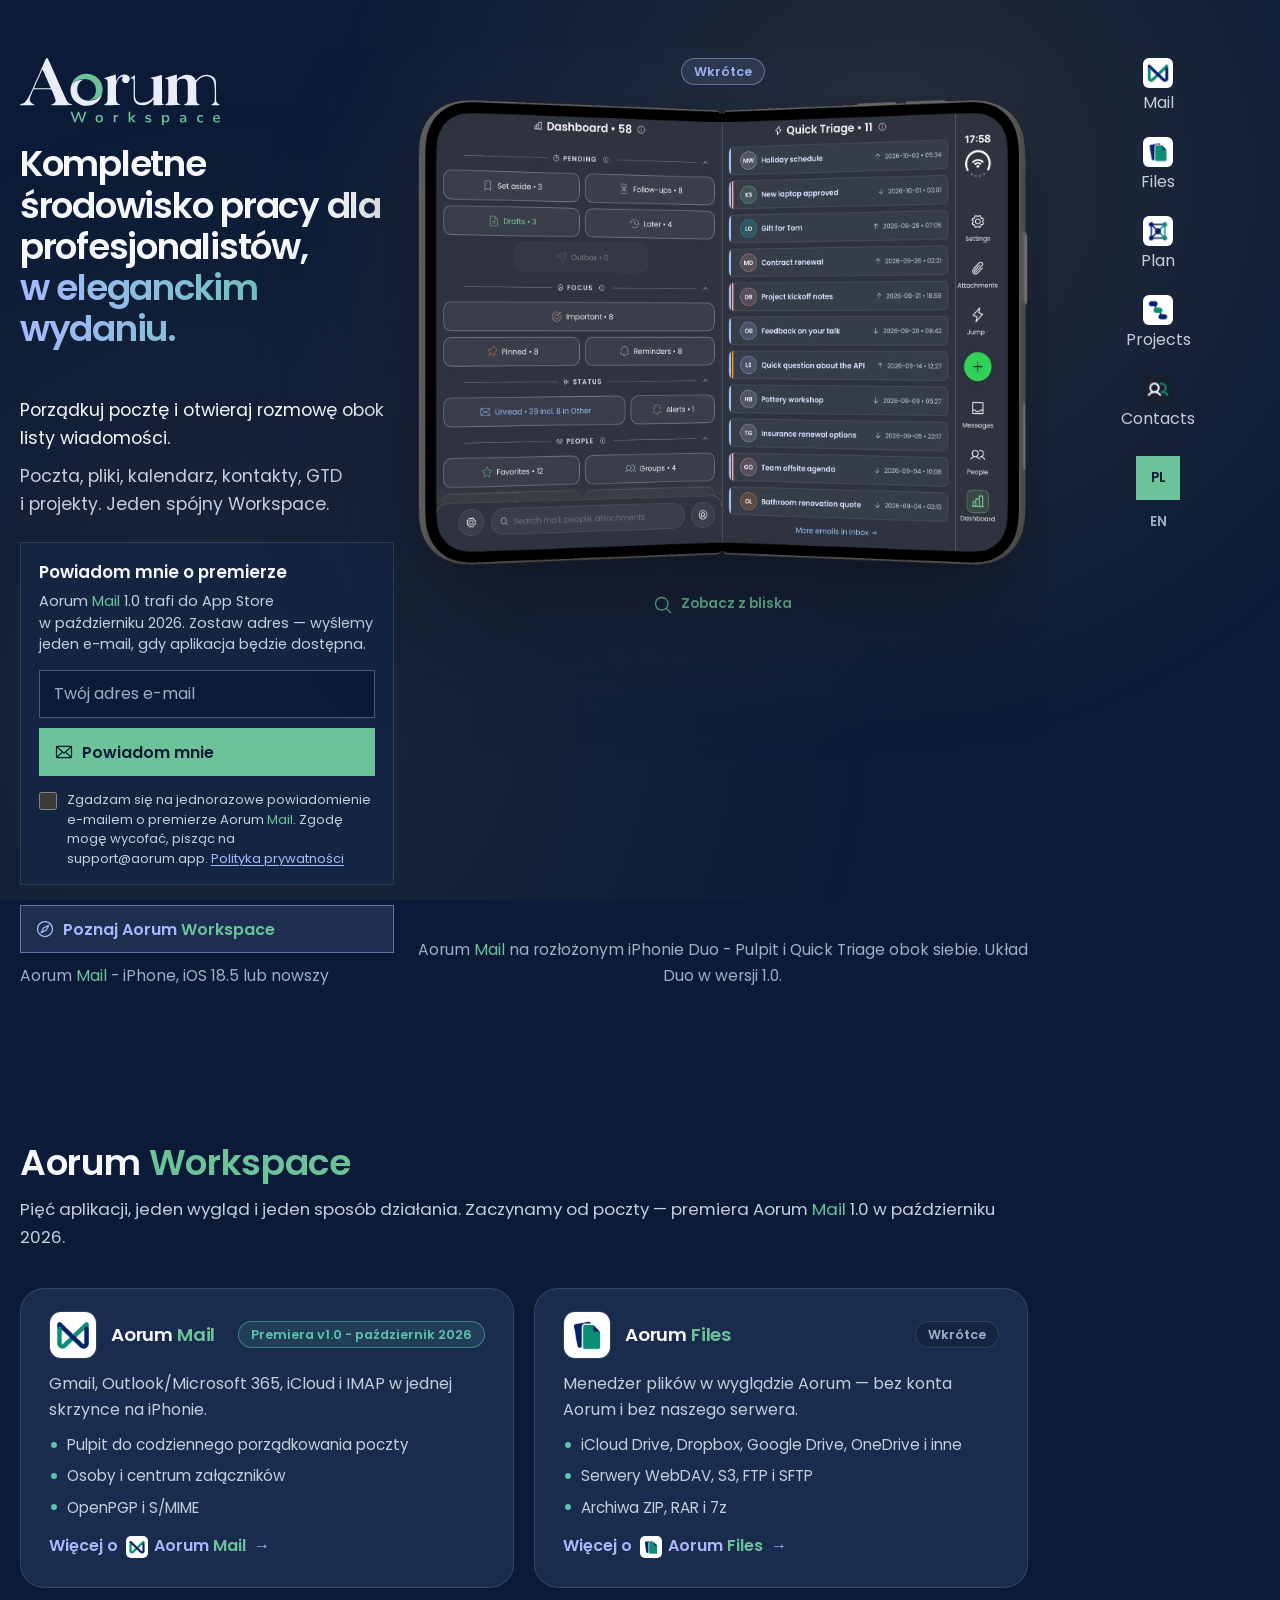
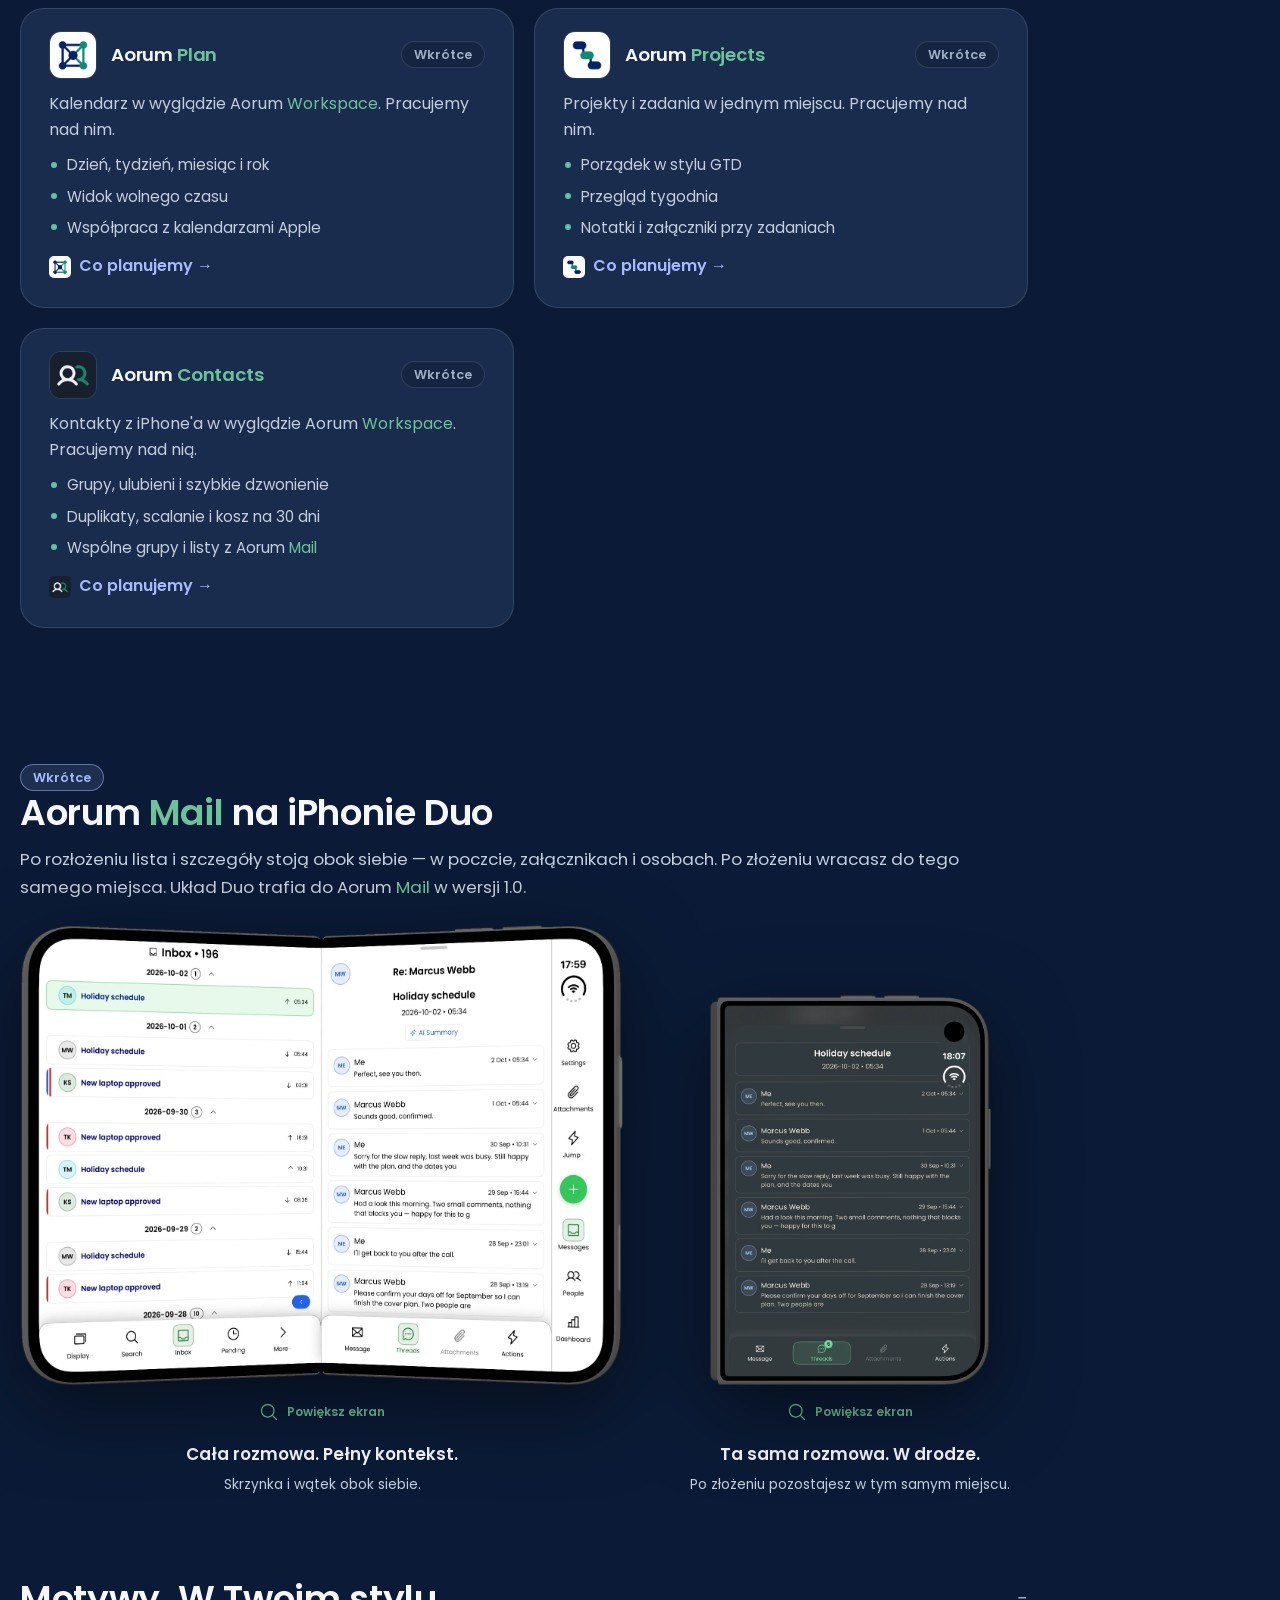
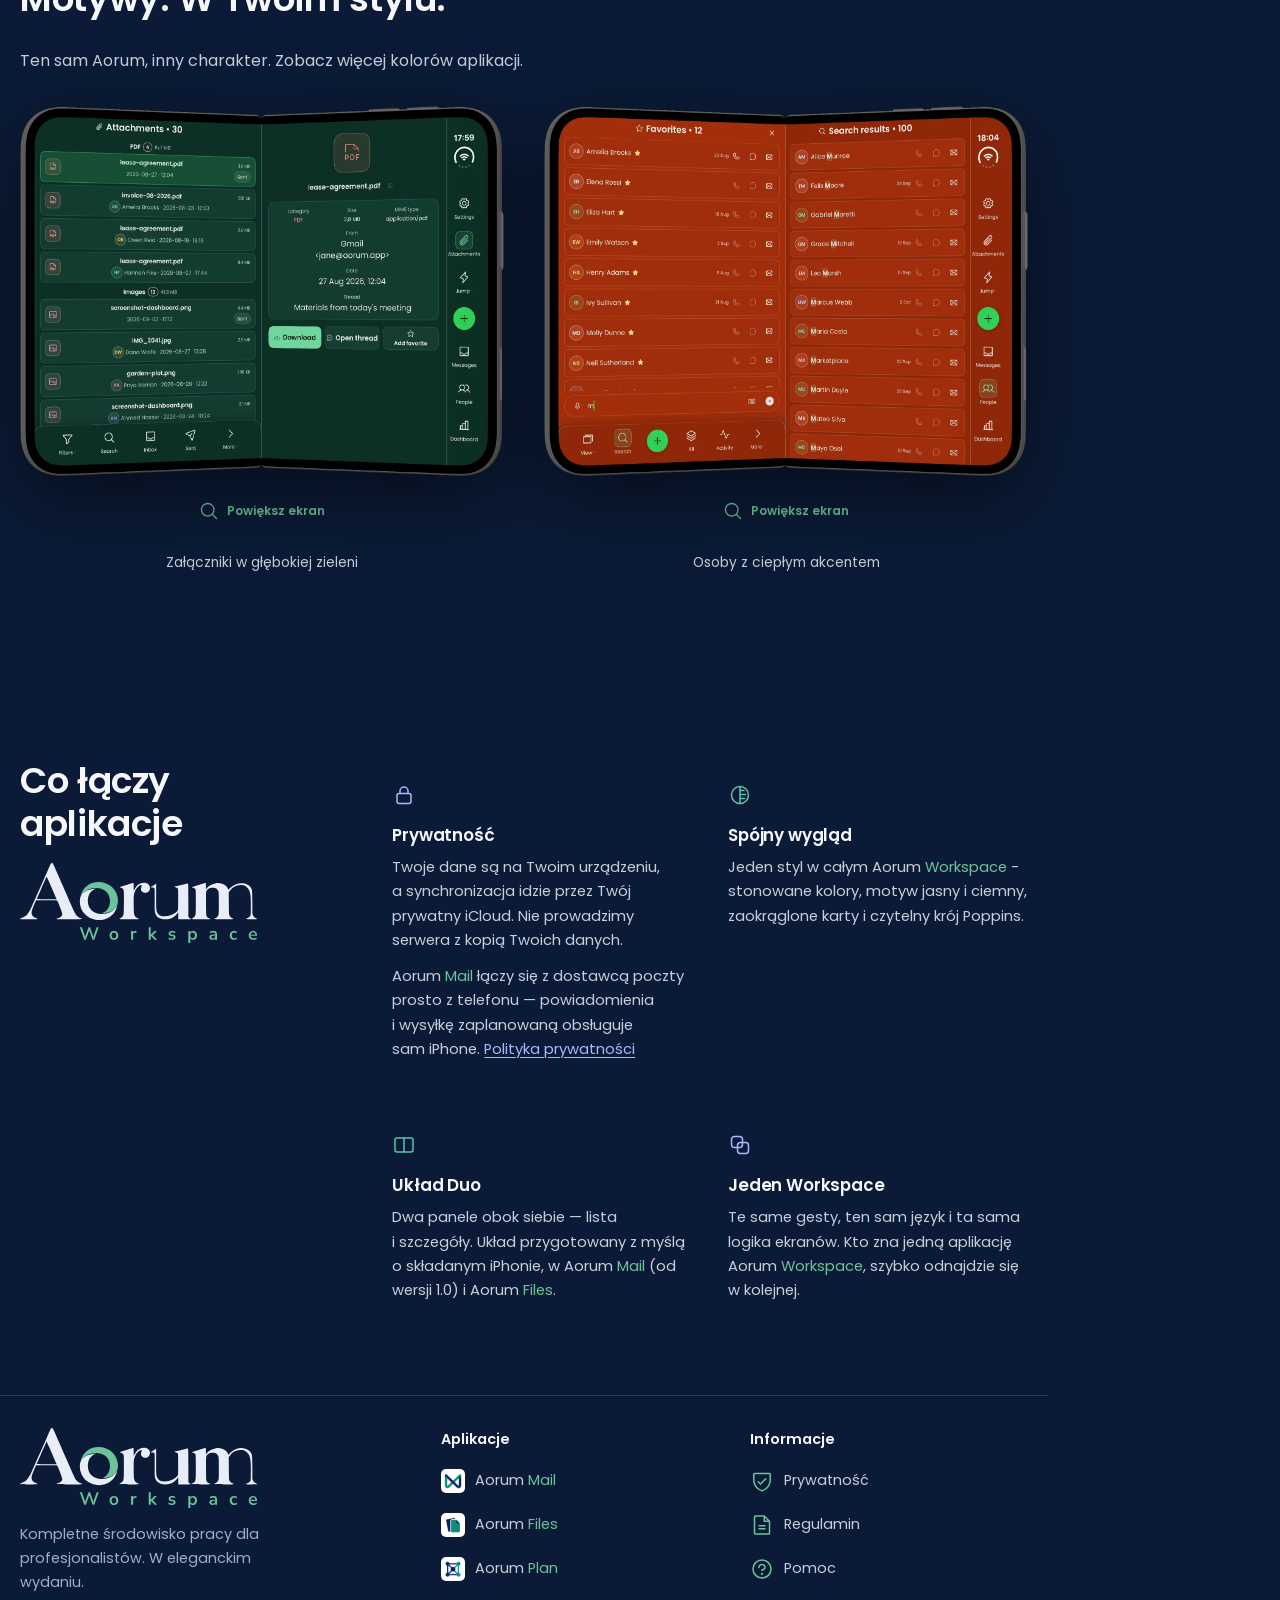
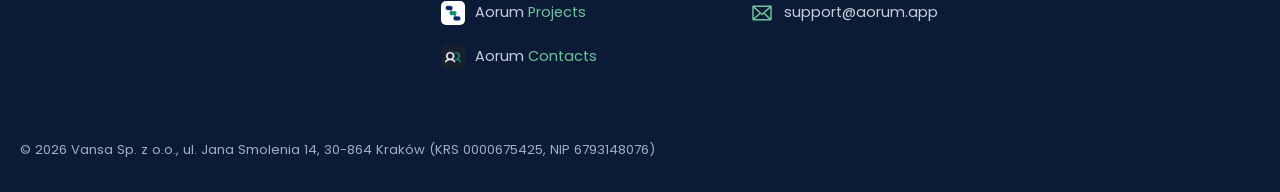
<file: index.html>
<!DOCTYPE html>
<html lang="pl">
<head>
<meta charset="UTF-8">
<meta name="viewport" content="width=device-width, initial-scale=1">
<meta name="color-scheme" content="dark">
<title data-en="Aorum Workspace — the complete workspace for professionals">Aorum Workspace — kompletne środowisko pracy dla profesjonalistów</title>
<meta name="description" content="Aorum Workspace: Mail, Files, Plan, Projects i Contacts — kompletne środowisko pracy dla profesjonalistów w eleganckim wydaniu. Twoje dane zostają u Ciebie. Premiera Aorum Mail 1.0: październik 2026." data-en="Aorum Workspace: Mail, Files, Plan, Projects and Contacts — the complete workspace for professionals, elegantly crafted. Your data stays yours. Aorum Mail 1.0 launches in October 2026.">
<link rel="canonical" href="https://aorum.app/">
<meta property="og:type" content="website">
<meta property="og:site_name" content="Aorum">
<meta property="og:title" content="Aorum Workspace — kompletne środowisko pracy dla profesjonalistów" data-en="Aorum Workspace — the complete workspace for professionals">
<meta property="og:description" content="Aorum Workspace: Mail, Files, Plan, Projects i Contacts — kompletne środowisko pracy dla profesjonalistów w eleganckim wydaniu. Twoje dane zostają u Ciebie. Premiera Aorum Mail 1.0: październik 2026." data-en="Aorum Workspace: Mail, Files, Plan, Projects and Contacts — the complete workspace for professionals, elegantly crafted. Your data stays yours. Aorum Mail 1.0 launches in October 2026.">
<meta property="og:url" content="https://aorum.app/">
<meta property="og:image" content="https://aorum.app/assets/og-aorum.png?v=44ec06deefb1">
<meta property="og:image:width" content="1200">
<meta property="og:image:height" content="630">
<meta property="og:locale" content="pl_PL">
<meta property="og:locale:alternate" content="en_US">
<meta name="twitter:card" content="summary_large_image">
<meta name="theme-color" content="#0B1B37">
<link rel="icon" type="image/svg+xml" href="assets/aorum-circle-workspace-v8.svg?v=303d2d378afb">
<link rel="icon" type="image/png" sizes="32x32" href="assets/icon-32-dark.png?v=c55a4bd66a23" media="(prefers-color-scheme: dark)">
<link rel="icon" type="image/png" sizes="32x32" href="assets/icon-32.png?v=68afe5f422b2" media="(prefers-color-scheme: light)">
<link rel="apple-touch-icon" href="assets/icon-180.png?v=2bcad72b7dd0">
<link rel="manifest" href="site.webmanifest?v=20f77d7f7c15">
<link rel="stylesheet" href="site.css?v=7301fc4ed44d">
<script src="lang-switch.js?v=d2f5f3855a7a"></script>
<script src="site-interactions.js?v=3cbe38daf92e" defer></script>
</head>
<body>
<a class="skip-link" href="#main"><svg width="20" height="20" aria-hidden="true" focusable="false" xmlns="http://www.w3.org/2000/svg" viewBox="0 0 256 256" fill="currentColor"><path d="M221.66,133.66l-72,72a8,8,0,0,1-11.32-11.32L196.69,136H40a8,8,0,0,1,0-16H196.69L138.34,61.66a8,8,0,0,1,11.32-11.32l72,72A8,8,0,0,1,221.66,133.66Z"/></svg><span class="lang-pl" lang="pl">Przejdź do treści</span><span class="lang-en" lang="en">Skip to content</span></a>
<header class="site-header site-header--dark">
  <div class="site-header__inner">
    <a class="brand brand--workspace" href="index.html"><picture><source media="(max-width: 1040px)" srcset="assets/aorum-wordmark-workspace-v8-dark.svg?v=832a82b53ed2" width="633" height="153"><img src="assets/aorum-workspace-logo-v8-dark.svg?v=c198df8adf02" alt="Aorum Workspace" width="633" height="214"></picture></a>
    <button class="menu-toggle" type="button" aria-expanded="false" aria-controls="site-navigation"><svg width="20" height="20" aria-hidden="true" focusable="false" xmlns="http://www.w3.org/2000/svg" viewBox="0 0 256 256" fill="currentColor"><path d="M128,24A104,104,0,1,0,232,128,104.11,104.11,0,0,0,128,24Zm0,192a88,88,0,1,1,88-88A88.1,88.1,0,0,1,128,216Zm12-88a12,12,0,1,1-12-12A12,12,0,0,1,140,128Zm44,0a12,12,0,1,1-12-12A12,12,0,0,1,184,128Zm-88,0a12,12,0,1,1-12-12A12,12,0,0,1,96,128Z"/></svg>Menu</button>
    <nav class="site-nav" id="site-navigation" aria-label="Aorum">
      <ul>
      <li><a href="mail/index.html"><img class="nav-app-icon" src="assets/aorum-mail-icon.png?v=5b5c8e3285fb" alt="" width="24" height="24">Mail</a></li>
      <li><a href="files/index.html"><img class="nav-app-icon" src="assets/aorum-files-icon.png?v=b34d423bf86b" alt="" width="24" height="24">Files</a></li>
      <li><a href="calendar/index.html"><img class="nav-app-icon" src="assets/aorum-calendar-icon.png?v=64d8c53612d8" alt="" width="24" height="24">Plan</a></li>
      <li><a href="projects/index.html"><img class="nav-app-icon" src="assets/aorum-projects-icon.png?v=ed17d9c58921" alt="" width="24" height="24">Projects</a></li>
      <li><a href="contacts/index.html"><img class="nav-app-icon" src="assets/aorum-contacts-icon.png?v=e6930709bab8" alt="" width="24" height="24">Contacts</a></li>
      </ul>
    </nav>
    <div class="header-actions">
    <div class="lang-switch" role="group" aria-label="Wybór języka / Language">
      <button type="button" id="lang-pl-btn" aria-pressed="true"><span>PL</span></button>
      <button type="button" id="lang-en-btn" aria-pressed="false"><span>EN</span></button>
    </div>
    </div>
  </div>
</header>
<main id="main">

<section class="intro">
  <div class="wrap intro__text">
    <a class="intro__brand" href="index.html"><img src="assets/aorum-workspace-logo-v8-dark.svg" alt="Aorum Workspace" width="633" height="214"></a>
    <div class="lang-pl" lang="pl">
      <h1 id="intro-title-pl"><span class="intro-title-line">Kompletne</span><span class="intro-title-line">środowisko pracy dla</span><span class="intro-title-line">profesjonalistów,</span> <em>w&nbsp;eleganckim wydaniu.</em></h1>
      <p class="intro__lead intro__benefit">Porządkuj pocztę i&nbsp;otwieraj rozmowę obok listy wiadomości.</p>
      <p class="intro__lead">Poczta, pliki, kalendarz, kontakty, GTD i&nbsp;projekty. Jeden spójny Workspace.</p>
      <form class="launch-form" action="https://aorum-launch-notify-c6qhaupygq-lm.a.run.app/v1/signup" method="post" novalidate data-launch-form data-msg-ok="Dziękujemy! Napiszemy jeden raz — w dniu premiery." data-msg-invalid="Wpisz poprawny adres e-mail." data-msg-need-consent="Zaznacz zgodę, żebyśmy mogli napisać." data-msg-busy="Zapisuję…" data-msg-limit="Za dużo prób. Spróbuj za kilka minut." data-msg-error="Nie udało się zapisać. Spróbuj ponownie albo napisz na support@aorum.app." aria-labelledby="launch-form-title-pl">
        <p class="launch-form__title" id="launch-form-title-pl">Powiadom mnie o&nbsp;premierze</p>
        <p class="launch-form__lead"><span class="product-copy">Aorum <span class="product-name">Mail</span> 1.0 trafi do App Store w&nbsp;październiku 2026. Zostaw adres — wyślemy jeden e-mail, gdy aplikacja będzie dostępna.</span></p>
        <div class="launch-form__row">
          <label class="visually-hidden" for="launch-email-pl">Adres e-mail</label>
          <input class="launch-form__input" id="launch-email-pl" type="email" name="email" autocomplete="email" inputmode="email" autocapitalize="off" spellcheck="false" maxlength="254" placeholder="Twój adres e-mail" required>
          <button class="btn btn--primary launch-form__submit" type="submit"><svg width="20" height="20" aria-hidden="true" focusable="false" xmlns="http://www.w3.org/2000/svg" viewBox="0 0 256 256" fill="currentColor"><path d="M224,48H32a8,8,0,0,0-8,8V192a16,16,0,0,0,16,16H216a16,16,0,0,0,16-16V56A8,8,0,0,0,224,48Zm-96,85.15L52.57,64H203.43ZM98.71,128,40,181.81V74.19Zm11.84,10.85,12,11.05a8,8,0,0,0,10.82,0l12-11.05,58,53.15H52.57ZM157.29,128,216,74.18V181.82Z"/></svg><span>Powiadom mnie</span></button>
        </div>
        <label class="launch-form__consent"><input type="checkbox" name="consent" value="on" required><span><span class="product-copy">Zgadzam się na jednorazowe powiadomienie e-mailem o&nbsp;premierze Aorum <span class="product-name">Mail</span>. Zgodę mogę wycofać, pisząc na support@aorum.app. </span><a href="privacy.html#launch-notify-pl">Polityka prywatności</a></span></label>
        <div class="launch-form__trap" aria-hidden="true"><label>Zostaw to pole puste <input type="text" name="website" tabindex="-1" autocomplete="off"></label></div>
        <input type="hidden" name="lang" value="pl">
        <input type="hidden" name="page" value="/">
        <p class="launch-form__status" role="status" aria-live="polite"></p>
      </form>
      <div class="btn-row">
                <a class="btn btn--ghost" href="#apps"><svg width="20" height="20" aria-hidden="true" focusable="false" xmlns="http://www.w3.org/2000/svg" viewBox="0 0 256 256" fill="currentColor"><path d="M128,24A104,104,0,1,0,232,128,104.11,104.11,0,0,0,128,24Zm0,192a88,88,0,1,1,88-88A88.1,88.1,0,0,1,128,216ZM172.42,72.84l-64,32a8.05,8.05,0,0,0-3.58,3.58l-32,64A8,8,0,0,0,80,184a8.1,8.1,0,0,0,3.58-.84l64-32a8.05,8.05,0,0,0,3.58-3.58l32-64a8,8,0,0,0-10.74-10.74ZM138,138,97.89,158.11,118,118l40.15-20.07Z"/></svg><span><span class="product-copy">Poznaj Aorum <span class="product-name">Workspace</span></span></span></a>
      </div>
      <p class="intro__note"><span class="product-copy">Aorum <span class="product-name">Mail</span> - iPhone, iOS 18.5 lub nowszy</span></p>
    </div>
    <div class="lang-en" lang="en">
      <h1 id="intro-title-en"><span class="intro-title-line">The complete</span><span class="intro-title-line">workspace for professionals.</span> <em>Elegantly crafted.</em></h1>
      <p class="intro__lead intro__benefit">Tidy up your inbox and open a&nbsp;conversation right beside your message list.</p>
      <p class="intro__lead">Mail, files, calendar, contacts, GTD and&nbsp;projects. One seamless workspace.</p>
      <form class="launch-form" action="https://aorum-launch-notify-c6qhaupygq-lm.a.run.app/v1/signup" method="post" novalidate data-launch-form data-msg-ok="Thank you! We'll write once — on launch day." data-msg-invalid="Enter a valid email address." data-msg-need-consent="Tick the consent box so we can write to you." data-msg-busy="Signing you up…" data-msg-limit="Too many attempts. Try again in a few minutes." data-msg-error="Couldn't sign you up. Try again or write to support@aorum.app." aria-labelledby="launch-form-title-en">
        <p class="launch-form__title" id="launch-form-title-en">Notify me at launch</p>
        <p class="launch-form__lead"><span class="product-copy">Aorum <span class="product-name">Mail</span> 1.0 arrives on the App Store in October 2026. Leave your address and we'll send one email when the app is available.</span></p>
        <div class="launch-form__row">
          <label class="visually-hidden" for="launch-email-en">Email address</label>
          <input class="launch-form__input" id="launch-email-en" type="email" name="email" autocomplete="email" inputmode="email" autocapitalize="off" spellcheck="false" maxlength="254" placeholder="Your email address" required>
          <button class="btn btn--primary launch-form__submit" type="submit"><svg width="20" height="20" aria-hidden="true" focusable="false" xmlns="http://www.w3.org/2000/svg" viewBox="0 0 256 256" fill="currentColor"><path d="M224,48H32a8,8,0,0,0-8,8V192a16,16,0,0,0,16,16H216a16,16,0,0,0,16-16V56A8,8,0,0,0,224,48Zm-96,85.15L52.57,64H203.43ZM98.71,128,40,181.81V74.19Zm11.84,10.85,12,11.05a8,8,0,0,0,10.82,0l12-11.05,58,53.15H52.57ZM157.29,128,216,74.18V181.82Z"/></svg><span>Notify me</span></button>
        </div>
        <label class="launch-form__consent"><input type="checkbox" name="consent" value="on" required><span><span class="product-copy">I&nbsp;agree to receive a&nbsp;one-time email about the launch of Aorum <span class="product-name">Mail</span>. I&nbsp;can withdraw consent by writing to support@aorum.app. </span><a href="privacy.html#launch-notify-en">Privacy Policy</a></span></label>
        <div class="launch-form__trap" aria-hidden="true"><label>Leave this field empty <input type="text" name="website" tabindex="-1" autocomplete="off"></label></div>
        <input type="hidden" name="lang" value="en">
        <input type="hidden" name="page" value="/">
        <p class="launch-form__status" role="status" aria-live="polite"></p>
      </form>
      <div class="btn-row">
                <a class="btn btn--ghost" href="#apps"><svg width="20" height="20" aria-hidden="true" focusable="false" xmlns="http://www.w3.org/2000/svg" viewBox="0 0 256 256" fill="currentColor"><path d="M128,24A104,104,0,1,0,232,128,104.11,104.11,0,0,0,128,24Zm0,192a88,88,0,1,1,88-88A88.1,88.1,0,0,1,128,216ZM172.42,72.84l-64,32a8.05,8.05,0,0,0-3.58,3.58l-32,64A8,8,0,0,0,80,184a8.1,8.1,0,0,0,3.58-.84l64-32a8.05,8.05,0,0,0,3.58-3.58l32-64a8,8,0,0,0-10.74-10.74ZM138,138,97.89,158.11,118,118l40.15-20.07Z"/></svg><span><span class="product-copy">Explore Aorum <span class="product-name">Workspace</span></span></span></a>
      </div>
      <p class="intro__note"><span class="product-copy">Aorum <span class="product-name">Mail</span> - iPhone, iOS 18.5 or later</span></p>
    </div>
  </div>

  <div class="wrap intro__stage">
        <p class="duo-soon"><span class="badge badge--soon"><span class="lang-pl" lang="pl">Wkrótce</span><span class="lang-en" lang="en">Coming soon</span></span></p>
    <a class="screen-link intro__screen" href="assets/duo/duo-dashboard.webp" data-zoom-image data-caption-pl="Pulpit i Quick Triage" data-caption-en="Dashboard and Quick Triage">
      <img class="intro__device" src="assets/duo/duo-dashboard.webp" width="1589" height="1214" fetchpriority="high" alt="Aorum Mail — Dashboard &amp; Quick Triage">
      <span class="screen-link__hint"><svg width="20" height="20" aria-hidden="true" focusable="false" xmlns="http://www.w3.org/2000/svg" viewBox="0 0 256 256" fill="currentColor"><path d="M229.66,218.34l-50.07-50.06a88.11,88.11,0,1,0-11.31,11.31l50.06,50.07a8,8,0,0,0,11.32-11.32ZM40,112a72,72,0,1,1,72,72A72.08,72.08,0,0,1,40,112Z"/></svg><span class="lang-pl" lang="pl">Zobacz z&nbsp;bliska</span><span class="lang-en" lang="en">Take a&nbsp;closer look</span></span>
    </a>
    <p class="intro__caption"><span class="lang-pl" lang="pl"><span class="product-copy">Aorum <span class="product-name">Mail</span> na rozłożonym iPhonie Duo - Pulpit i&nbsp;Quick Triage obok siebie. Układ Duo w</span>&nbsp;wersji&nbsp;1.0.</span><span class="lang-en" lang="en"><span class="product-copy">Aorum <span class="product-name">Mail</span> on an unfolded iPhone Duo - Dashboard and Quick Triage side</span>&nbsp;by&nbsp;side. Duo layout arrives in version&nbsp;1.0.</span></p>
  </div>
</section>

<section class="section section--alt" id="apps">
  <div class="wrap">
    <div class="section-head">
      <h2 class="lang-pl" lang="pl" id="apps-title-pl"><span class="product-copy">Aorum <span class="product-name">Workspace</span></span></h2>
      <h2 class="lang-en" lang="en" id="apps-title-en"><span class="product-copy">Aorum <span class="product-name">Workspace</span></span></h2>
      <p class="lang-pl" lang="pl"><span class="product-copy">Pięć aplikacji, jeden wygląd i&nbsp;jeden sposób działania. Zaczynamy od poczty — premiera Aorum <span class="product-name">Mail</span> 1.0 w&nbsp;październiku 2026.</span></p>
      <p class="lang-en" lang="en"><span class="product-copy">Five apps, one look and one way of working. Starting with email — Aorum <span class="product-name">Mail</span> 1.0 launches in October 2026.</span></p>
    </div>

    <div class="grid grid--2">
      <article class="card app-card">
        <div class="app-card__top">
          <span class="app-icon"><img src="assets/aorum-mail-icon.png?v=5b5c8e3285fb" alt="" width="60" height="60"></span>
          <h3><span class="product-copy">Aorum <span class="product-name">Mail</span></span></h3>
          <span class="badge badge--live"><span class="lang-pl" lang="pl">Premiera v1.0 - październik 2026</span><span class="lang-en" lang="en">v1.0 launches October 2026</span></span>
        </div>
        <div class="lang-pl" lang="pl">
          <p>Gmail, Outlook/Microsoft 365, iCloud i&nbsp;IMAP w&nbsp;jednej skrzynce na iPhonie.</p>
          <ul>
            <li>Pulpit do codziennego porządkowania poczty</li>
            <li>Osoby i&nbsp;centrum załączników</li>
            <li>OpenPGP i&nbsp;S/MIME</li>
          </ul>
          <a class="app-card__link" href="mail/index.html">Więcej o <span class="app-link-name"><img class="app-link-logo" src="assets/aorum-mail-icon.png?v=5b5c8e3285fb" alt="" width="22" height="22"><span class="product-copy">Aorum <span class="product-name">Mail</span></span></span> →</a>
        </div>
        <div class="lang-en" lang="en">
          <p>Gmail, Outlook/Microsoft 365, iCloud and IMAP in one iPhone inbox.</p>
          <ul>
            <li>A&nbsp;Dashboard for daily triage</li>
            <li>People and an attachments hub</li>
            <li>OpenPGP and S/MIME</li>
          </ul>
          <a class="app-card__link" href="mail/index.html">More about <span class="app-link-name"><img class="app-link-logo" src="assets/aorum-mail-icon.png?v=5b5c8e3285fb" alt="" width="22" height="22"><span class="product-copy">Aorum <span class="product-name">Mail</span></span></span> →</a>
        </div>
      </article>

      <article class="card app-card">
        <div class="app-card__top">
          <span class="app-icon"><img src="assets/aorum-files-icon.png?v=b34d423bf86b" alt="" width="60" height="60" loading="lazy"></span>
          <h3><span class="product-copy">Aorum <span class="product-name">Files</span></span></h3>
          <span class="badge"><span class="lang-pl" lang="pl">Wkrótce</span><span class="lang-en" lang="en">Coming soon</span></span>
        </div>
        <div class="lang-pl" lang="pl">
          <p>Menedżer plików w&nbsp;wyglądzie Aorum — bez konta Aorum i&nbsp;bez naszego serwera.</p>
          <ul>
            <li>iCloud Drive, Dropbox, Google Drive, OneDrive i&nbsp;inne</li>
            <li>Serwery WebDAV, S3, FTP i&nbsp;SFTP</li>
            <li>Archiwa ZIP, RAR i&nbsp;7z</li>
          </ul>
          <a class="app-card__link" href="files/index.html">Więcej o <span class="app-link-name"><img class="app-link-logo" src="assets/aorum-files-icon.png?v=b34d423bf86b" alt="" width="22" height="22"><span class="product-copy">Aorum <span class="product-name">Files</span></span></span> →</a>
        </div>
        <div class="lang-en" lang="en">
          <p>A&nbsp;file manager in the Aorum style — no Aorum account, no server of ours.</p>
          <ul>
            <li>iCloud Drive, Dropbox, Google Drive, OneDrive and more</li>
            <li>WebDAV, S3, FTP and SFTP servers</li>
            <li>ZIP, RAR and 7z archives</li>
          </ul>
          <a class="app-card__link" href="files/index.html">More about <span class="app-link-name"><img class="app-link-logo" src="assets/aorum-files-icon.png?v=b34d423bf86b" alt="" width="22" height="22"><span class="product-copy">Aorum <span class="product-name">Files</span></span></span> →</a>
        </div>
      </article>

      <article class="card app-card">
        <div class="app-card__top">
          <span class="app-icon"><img src="assets/aorum-calendar-icon.png?v=64d8c53612d8" alt="" width="60" height="60" loading="lazy"></span>
          <h3><span class="product-copy">Aorum <span class="product-name">Plan</span></span></h3>
          <span class="badge"><span class="lang-pl" lang="pl">Wkrótce</span><span class="lang-en" lang="en">Coming soon</span></span>
        </div>
        <div class="lang-pl" lang="pl">
          <p><span class="product-copy">Kalendarz w&nbsp;wyglądzie Aorum <span class="product-name">Workspace</span>. Pracujemy nad nim.</span></p>
          <ul>
            <li>Dzień, tydzień, miesiąc i&nbsp;rok</li>
            <li>Widok wolnego czasu</li>
            <li>Współpraca z&nbsp;kalendarzami Apple</li>
          </ul>
          <a class="app-card__link" href="calendar/index.html"><img class="app-link-logo" src="assets/aorum-calendar-icon.png?v=64d8c53612d8" alt="" width="22" height="22">Co planujemy →</a>
        </div>
        <div class="lang-en" lang="en">
          <p><span class="product-copy">A&nbsp;calendar in the Aorum <span class="product-name">Workspace</span> style. We're working on it.</span></p>
          <ul>
            <li>Day, week, month and year</li>
            <li>A&nbsp;free-time view</li>
            <li>Works with Apple calendars</li>
          </ul>
          <a class="app-card__link" href="calendar/index.html"><img class="app-link-logo" src="assets/aorum-calendar-icon.png?v=64d8c53612d8" alt="" width="22" height="22">What we're planning →</a>
        </div>
      </article>

      <article class="card app-card">
        <div class="app-card__top">
          <span class="app-icon"><img src="assets/aorum-projects-icon.png" alt="" width="60" height="60" loading="lazy"></span>
          <h3><span class="product-copy">Aorum <span class="product-name">Projects</span></span></h3>
          <span class="badge"><span class="lang-pl" lang="pl">Wkrótce</span><span class="lang-en" lang="en">Coming soon</span></span>
        </div>
        <div class="lang-pl" lang="pl">
          <p>Projekty i&nbsp;zadania w&nbsp;jednym miejscu. Pracujemy nad nim.</p>
          <ul>
            <li>Porządek w&nbsp;stylu GTD</li>
            <li>Przegląd tygodnia</li>
            <li>Notatki i&nbsp;załączniki przy zadaniach</li>
          </ul>
          <a class="app-card__link" href="projects/index.html"><img class="app-link-logo" src="assets/aorum-projects-icon.png" alt="" width="22" height="22">Co planujemy →</a>
        </div>
        <div class="lang-en" lang="en">
          <p>Projects and tasks in one place. We're working on it.</p>
          <ul>
            <li>Organised the GTD way</li>
            <li>A&nbsp;weekly review</li>
            <li>Notes and attachments on tasks</li>
          </ul>
          <a class="app-card__link" href="projects/index.html"><img class="app-link-logo" src="assets/aorum-projects-icon.png" alt="" width="22" height="22">What we're planning →</a>
        </div>
      </article>

      <article class="card app-card">
        <div class="app-card__top">
          <span class="app-icon"><img src="assets/aorum-contacts-icon.png" alt="" width="60" height="60" loading="lazy"></span>
          <h3><span class="product-copy">Aorum <span class="product-name">Contacts</span></span></h3>
          <span class="badge"><span class="lang-pl" lang="pl">Wkrótce</span><span class="lang-en" lang="en">Coming soon</span></span>
        </div>
        <div class="lang-pl" lang="pl">
          <p><span class="product-copy">Kontakty z&nbsp;iPhone'a w&nbsp;wyglądzie Aorum <span class="product-name">Workspace</span>. Pracujemy nad nią.</span></p>
          <ul>
            <li>Grupy, ulubieni i&nbsp;szybkie dzwonienie</li>
            <li>Duplikaty, scalanie i&nbsp;kosz na 30 dni</li>
            <li><span class="product-copy">Wspólne grupy i&nbsp;listy z&nbsp;Aorum <span class="product-name">Mail</span></span></li>
          </ul>
          <a class="app-card__link" href="contacts/index.html"><img class="app-link-logo" src="assets/aorum-contacts-icon.png" alt="" width="22" height="22">Co planujemy →</a>
        </div>
        <div class="lang-en" lang="en">
          <p><span class="product-copy">Your iPhone contacts in the Aorum <span class="product-name">Workspace</span> style. We're working on it.</span></p>
          <ul>
            <li>Groups, favourites and quick dialling</li>
            <li>Duplicates, merging and a&nbsp;30-day bin</li>
            <li><span class="product-copy">Groups and lists shared with Aorum <span class="product-name">Mail</span></span></li>
          </ul>
          <a class="app-card__link" href="contacts/index.html"><img class="app-link-logo" src="assets/aorum-contacts-icon.png" alt="" width="22" height="22">What we're planning →</a>
        </div>
      </article>
    </div>
  </div>
</section>

<section class="intro-gallery" id="duo">
  <div class="wrap">
    <div class="section-head">
      <p class="duo-soon"><span class="badge badge--soon"><span class="lang-pl" lang="pl">Wkrótce</span><span class="lang-en" lang="en">Coming soon</span></span></p>
      <h2 class="lang-pl" lang="pl"><span class="product-copy">Aorum <span class="product-name">Mail</span> na iPhonie Duo</span></h2>
      <h2 class="lang-en" lang="en"><span class="product-copy">Aorum <span class="product-name">Mail</span> on iPhone Duo</span></h2>
      <p class="lang-pl" lang="pl"><span class="product-copy">Po rozłożeniu lista i&nbsp;szczegóły stoją obok siebie — w&nbsp;poczcie, załącznikach i&nbsp;osobach. Po złożeniu wracasz do tego samego miejsca. Układ Duo trafia do Aorum <span class="product-name">Mail</span> w&nbsp;wersji 1.0.</span></p>
      <p class="lang-en" lang="en">Unfolded, the list and the details sit side by side — in mail, attachments and people. Fold it and you're right where you left off. The Duo layout arrives in <span class="keep-together"><span class="product-copy">Aorum <span class="product-name">Mail</span> 1.0.</span></span></p>
    </div>
    <div class="duo-showcase">
      <figure class="duo-shot duo-shot--wide">
        <a class="screen-link" href="assets/duo/duo-inbox.webp" data-zoom-image data-caption-pl="Skrzynka i wątek obok siebie" data-caption-en="Inbox and thread side by side">
          <img src="assets/duo/duo-inbox.webp" width="1589" height="1214" loading="lazy" alt="Aorum Mail — Inbox &amp; Message">
          <span class="screen-link__hint"><svg width="20" height="20" aria-hidden="true" focusable="false" xmlns="http://www.w3.org/2000/svg" viewBox="0 0 256 256" fill="currentColor"><path d="M229.66,218.34l-50.07-50.06a88.11,88.11,0,1,0-11.31,11.31l50.06,50.07a8,8,0,0,0,11.32-11.32ZM40,112a72,72,0,1,1,72,72A72.08,72.08,0,0,1,40,112Z"/></svg><span class="lang-pl" lang="pl">Powiększ ekran</span><span class="lang-en" lang="en">Enlarge screenshot</span></span>
        </a>
        <figcaption><strong><span class="lang-pl" lang="pl">Cała rozmowa. Pełny kontekst.</span><span class="lang-en" lang="en">The conversation. In context.</span></strong><span class="lang-pl" lang="pl">Skrzynka i&nbsp;wątek obok siebie.</span><span class="lang-en" lang="en">Inbox and thread, side by side.</span></figcaption>
      </figure>
      <figure class="duo-shot duo-shot--folded">
        <a class="screen-link" href="assets/duo/duo-folded-thread.webp" data-zoom-image data-caption-pl="Ten sam wątek po złożeniu" data-caption-en="The same thread, folded">
          <img src="assets/duo/duo-folded-thread.webp" width="859" height="1192" loading="lazy" alt="Aorum Mail — Threads">
          <span class="screen-link__hint"><svg width="20" height="20" aria-hidden="true" focusable="false" xmlns="http://www.w3.org/2000/svg" viewBox="0 0 256 256" fill="currentColor"><path d="M229.66,218.34l-50.07-50.06a88.11,88.11,0,1,0-11.31,11.31l50.06,50.07a8,8,0,0,0,11.32-11.32ZM40,112a72,72,0,1,1,72,72A72.08,72.08,0,0,1,40,112Z"/></svg><span class="lang-pl" lang="pl">Powiększ ekran</span><span class="lang-en" lang="en">Enlarge screenshot</span></span>
        </a>
        <figcaption><strong><span class="lang-pl" lang="pl">Ta sama rozmowa. W&nbsp;drodze.</span><span class="lang-en" lang="en">The same conversation. On the go.</span></strong><span class="lang-pl" lang="pl">Po złożeniu pozostajesz w&nbsp;tym samym miejscu.</span><span class="lang-en" lang="en">Fold it and stay right where you left off.</span></figcaption>
      </figure>
    </div>
    <details class="theme-gallery" open>
      <summary><span class="theme-gallery__title"><svg width="20" height="20" aria-hidden="true" focusable="false" xmlns="http://www.w3.org/2000/svg" viewBox="0 0 256 256" fill="currentColor"><path d="M200.77,53.89A103.27,103.27,0,0,0,128,24h-1.07A104,104,0,0,0,24,128c0,43,26.58,79.06,69.36,94.17A32,32,0,0,0,136,192a16,16,0,0,1,16-16h46.21a31.81,31.81,0,0,0,31.2-24.88,104.43,104.43,0,0,0,2.59-24A103.28,103.28,0,0,0,200.77,53.89Zm13,93.71A15.89,15.89,0,0,1,198.21,160H152a32,32,0,0,0-32,32,16,16,0,0,1-21.31,15.07C62.49,194.3,40,164,40,128a88,88,0,0,1,87.09-88h.9a88.35,88.35,0,0,1,88,87.25A88.86,88.86,0,0,1,213.81,147.6ZM140,76a12,12,0,1,1-12-12A12,12,0,0,1,140,76ZM96,100A12,12,0,1,1,84,88,12,12,0,0,1,96,100Zm0,56a12,12,0,1,1-12-12A12,12,0,0,1,96,156Zm88-56a12,12,0,1,1-12-12A12,12,0,0,1,184,100Z"/></svg><span class="lang-pl" lang="pl">Motywy. W&nbsp;Twoim stylu.</span><span class="lang-en" lang="en">Themes. Make it yours.</span></span></summary>
      <p class="lang-pl" lang="pl">Ten sam Aorum, inny charakter. Zobacz więcej kolorów aplikacji.</p>
      <p class="lang-en" lang="en">The same Aorum, a&nbsp;different mood. Explore more app colours.</p>
      <div class="duo-grid">
        <figure class="duo-shot">
          <a class="screen-link" href="assets/duo/duo-attachments.webp" data-zoom-image data-caption-pl="Załączniki — motyw zielony" data-caption-en="Attachments — green theme">
            <img src="assets/duo/duo-attachments.webp" width="1589" height="1214" loading="lazy" alt="Aorum Mail — Attachments">
            <span class="screen-link__hint"><svg width="20" height="20" aria-hidden="true" focusable="false" xmlns="http://www.w3.org/2000/svg" viewBox="0 0 256 256" fill="currentColor"><path d="M229.66,218.34l-50.07-50.06a88.11,88.11,0,1,0-11.31,11.31l50.06,50.07a8,8,0,0,0,11.32-11.32ZM40,112a72,72,0,1,1,72,72A72.08,72.08,0,0,1,40,112Z"/></svg><span class="lang-pl" lang="pl">Powiększ ekran</span><span class="lang-en" lang="en">Enlarge screenshot</span></span>
          </a>
          <figcaption><span class="lang-pl" lang="pl">Załączniki w&nbsp;głębokiej zieleni</span><span class="lang-en" lang="en">Attachments in deep green</span></figcaption>
        </figure>
        <figure class="duo-shot">
          <a class="screen-link" href="assets/duo/duo-people.webp" data-zoom-image data-caption-pl="Osoby — motyw pomarańczowy" data-caption-en="People — orange theme">
            <img src="assets/duo/duo-people.webp" width="1589" height="1214" loading="lazy" alt="Aorum Mail — People">
            <span class="screen-link__hint"><svg width="20" height="20" aria-hidden="true" focusable="false" xmlns="http://www.w3.org/2000/svg" viewBox="0 0 256 256" fill="currentColor"><path d="M229.66,218.34l-50.07-50.06a88.11,88.11,0,1,0-11.31,11.31l50.06,50.07a8,8,0,0,0,11.32-11.32ZM40,112a72,72,0,1,1,72,72A72.08,72.08,0,0,1,40,112Z"/></svg><span class="lang-pl" lang="pl">Powiększ ekran</span><span class="lang-en" lang="en">Enlarge screenshot</span></span>
          </a>
          <figcaption><span class="lang-pl" lang="pl">Osoby z&nbsp;ciepłym akcentem</span><span class="lang-en" lang="en">People with a&nbsp;warm accent</span></figcaption>
        </figure>
      </div>
    </details>
  </div>
</section>

<section class="section" id="values">
  <div class="wrap values-layout">
    <div class="section-head">
      <h2 class="lang-pl" lang="pl" id="values-title-pl">Co łączy aplikacje <img class="values-logo" src="assets/aorum-workspace-logo-v8-dark.svg" alt="Aorum Workspace" width="633" height="214"></h2>
      <h2 class="lang-en" lang="en" id="values-title-en">What connects <img class="values-logo" src="assets/aorum-workspace-logo-v8-dark.svg" alt="Aorum Workspace" width="633" height="214"></h2>
    </div>
    <div class="value-list">
      <div class="value-item">
        <span class="card__icon"><svg width="20" height="20" viewBox="0 0 24 24" fill="none" stroke="currentColor" stroke-width="1.5" stroke-linecap="round" stroke-linejoin="round" aria-hidden="true" focusable="false"><rect x="5" y="10.5" width="14" height="10" rx="2"/><path d="M8 10.5V8a4 4 0 018 0v2.5"/></svg></span>
        <div class="lang-pl" lang="pl">
          <h3>Prywatność</h3>
          <p>Twoje dane są na Twoim urządzeniu, a&nbsp;synchronizacja idzie przez Twój prywatny iCloud. Nie prowadzimy serwera z&nbsp;kopią Twoich danych.</p>
          <p><span class="product-copy">Aorum <span class="product-name">Mail</span> łączy się z&nbsp;dostawcą poczty prosto z&nbsp;telefonu — powiadomienia i&nbsp;wysyłkę zaplanowaną obsługuje </span><span class="keep-together">sam iPhone.</span> <a href="privacy.html">Polityka&nbsp;prywatności</a></p>
        </div>
        <div class="lang-en" lang="en">
          <h3>Privacy</h3>
          <p>Your data lives on your device and syncs through your private iCloud. We don't run a&nbsp;server that keeps a&nbsp;copy of your data.</p>
          <p><span class="product-copy">Aorum <span class="product-name">Mail</span> talks to your mail provider straight from the phone — the iPhone itself handles notifications and scheduled sending. </span><a href="privacy.html">Privacy&nbsp;policy</a></p>
        </div>
      </div>
      <div class="value-item">
        <span class="card__icon card__icon--green"><svg width="20" height="20" viewBox="0 0 24 24" fill="none" stroke="currentColor" stroke-width="1.5" stroke-linecap="round" stroke-linejoin="round" aria-hidden="true" focusable="false"><circle cx="12" cy="12" r="8.5"/><path d="M12 3.5v17"/><path d="M12 7.5h4M12 11.5h5.5M12 15.5h4.5"/></svg></span>
        <div class="lang-pl" lang="pl">
          <h3>Spójny wygląd</h3>
          <p><span class="product-copy">Jeden styl w&nbsp;całym Aorum <span class="product-name">Workspace</span> - stonowane kolory, motyw jasny i&nbsp;ciemny, zaokrąglone karty i&nbsp;czytelny krój Poppins.</span></p>
        </div>
        <div class="lang-en" lang="en">
          <h3>One design</h3>
          <p><span class="product-copy">One style across Aorum <span class="product-name">Workspace</span> - refined colours, light and dark themes, rounded cards and the easy-to-read Poppins typeface.</span></p>
        </div>
      </div>
      <div class="value-item">
        <span class="card__icon card__icon--green"><svg width="20" height="20" viewBox="0 0 24 24" fill="none" stroke="currentColor" stroke-width="1.5" stroke-linecap="round" stroke-linejoin="round" aria-hidden="true" focusable="false"><rect x="3" y="5" width="18" height="14" rx="2"/><path d="M12 5v14"/></svg></span>
        <div class="lang-pl" lang="pl">
          <h3>Układ Duo</h3>
          <p><span class="product-copy">Dwa panele obok siebie — lista i&nbsp;szczegóły. Układ przygotowany z&nbsp;myślą o&nbsp;składanym iPhonie, w&nbsp;Aorum <span class="product-name">Mail</span> (od wersji 1.0) i&nbsp;Aorum <span class="product-name">Files</span>.</span></p>
        </div>
        <div class="lang-en" lang="en">
          <h3>Duo layout</h3>
          <p><span class="product-copy">Two panes side by side — list and details. A&nbsp;layout designed with a&nbsp;foldable iPhone in mind, in Aorum <span class="product-name">Mail</span> (from version 1.0) and Aorum <span class="product-name">Files</span>.</span></p>
        </div>
      </div>
      <div class="value-item">
        <span class="card__icon"><svg width="20" height="20" viewBox="0 0 24 24" fill="none" stroke="currentColor" stroke-width="1.5" stroke-linecap="round" stroke-linejoin="round" aria-hidden="true" focusable="false"><rect x="3.5" y="3.5" width="11" height="11" rx="3"/><rect x="9.5" y="9.5" width="11" height="11" rx="3"/></svg></span>
        <div class="lang-pl" lang="pl">
          <h3>Jeden Workspace</h3>
          <p><span class="product-copy">Te same gesty, ten sam język i&nbsp;ta sama logika ekranów. Kto zna jedną aplikację Aorum <span class="product-name">Workspace</span>, szybko odnajdzie się w</span>&nbsp;kolejnej.</p>
        </div>
        <div class="lang-en" lang="en">
          <h3>One workspace</h3>
          <p><span class="product-copy">The same gestures, the same language and the same screen logic. Once you know one Aorum <span class="product-name">Workspace</span> app, the next one feels familiar.</span></p>
        </div>
      </div>
    </div>
  </div>
</section>


</main>
<footer class="site-footer">
  <div class="site-footer__inner">
    <div class="footer-about">
      <a class="brand brand--workspace" href="index.html"><picture><source media="(max-width: 1040px)" srcset="assets/aorum-wordmark-workspace-v8-dark.svg?v=832a82b53ed2" width="633" height="153"><img src="assets/aorum-workspace-logo-v8-dark.svg?v=c198df8adf02" alt="Aorum Workspace" width="633" height="214"></picture></a>
      <p class="footer-tagline"><span class="lang-pl" lang="pl">Kompletne środowisko pracy dla profesjonalistów. W&nbsp;eleganckim wydaniu.</span><span class="lang-en" lang="en">The complete workspace for professionals. Elegantly crafted.</span></p>
    </div>
    <nav aria-label="Aplikacje Aorum / Aorum apps">
      <p class="footer-h"><span class="lang-pl" lang="pl">Aplikacje</span><span class="lang-en" lang="en">Apps</span></p>
      <ul>
        <li><a class="footer-app-link" href="mail/index.html"><img src="assets/aorum-mail-icon.png?v=5b5c8e3285fb" alt="" width="24" height="24" loading="lazy"><span class="product-copy">Aorum <span class="product-name">Mail</span></span></a></li>
        <li><a class="footer-app-link" href="files/index.html"><img src="assets/aorum-files-icon.png?v=b34d423bf86b" alt="" width="24" height="24" loading="lazy"><span class="product-copy">Aorum <span class="product-name">Files</span></span></a></li>
        <li><a class="footer-app-link" href="calendar/index.html"><img src="assets/aorum-calendar-icon.png?v=64d8c53612d8" alt="" width="24" height="24" loading="lazy"><span class="product-copy">Aorum <span class="product-name">Plan</span></span></a></li>
        <li><a class="footer-app-link" href="projects/index.html"><img src="assets/aorum-projects-icon.png?v=ed17d9c58921" alt="" width="24" height="24" loading="lazy"><span class="product-copy">Aorum <span class="product-name">Projects</span></span></a></li>
        <li><a class="footer-app-link" href="contacts/index.html"><img src="assets/aorum-contacts-icon.png?v=e6930709bab8" alt="" width="24" height="24" loading="lazy"><span class="product-copy">Aorum <span class="product-name">Contacts</span></span></a></li>
      </ul>
    </nav>
    <nav aria-label="Informacje / Information">
      <p class="footer-h"><span class="lang-pl" lang="pl">Informacje</span><span class="lang-en" lang="en">Information</span></p>
      <ul>
        <li><a class="footer-info-link" href="policies.html"><svg width="20" height="20" aria-hidden="true" focusable="false" xmlns="http://www.w3.org/2000/svg" viewBox="0 0 256 256" fill="currentColor"><path d="M208,40H48A16,16,0,0,0,32,56v56c0,52.72,25.52,84.67,46.93,102.19,23.06,18.86,46,25.26,47,25.53a8,8,0,0,0,4.2,0c1-.27,23.91-6.67,47-25.53C198.48,196.67,224,164.72,224,112V56A16,16,0,0,0,208,40Zm0,72c0,37.07-13.66,67.16-40.6,89.42A129.3,129.3,0,0,1,128,223.62a128.25,128.25,0,0,1-38.92-21.81C61.82,179.51,48,149.3,48,112l0-56,160,0ZM82.34,141.66a8,8,0,0,1,11.32-11.32L112,148.69l50.34-50.35a8,8,0,0,1,11.32,11.32l-56,56a8,8,0,0,1-11.32,0Z"/></svg><span class="lang-pl" lang="pl">Prywatność</span><span class="lang-en" lang="en">Privacy</span></a></li>
        <li><a class="footer-info-link" href="terms.html"><svg width="20" height="20" aria-hidden="true" focusable="false" xmlns="http://www.w3.org/2000/svg" viewBox="0 0 256 256" fill="currentColor"><path d="M213.66,82.34l-56-56A8,8,0,0,0,152,24H56A16,16,0,0,0,40,40V216a16,16,0,0,0,16,16H200a16,16,0,0,0,16-16V88A8,8,0,0,0,213.66,82.34ZM160,51.31,188.69,80H160ZM200,216H56V40h88V88a8,8,0,0,0,8,8h48V216Zm-32-80a8,8,0,0,1-8,8H96a8,8,0,0,1,0-16h64A8,8,0,0,1,168,136Zm0,32a8,8,0,0,1-8,8H96a8,8,0,0,1,0-16h64A8,8,0,0,1,168,168Z"/></svg><span class="lang-pl" lang="pl">Regulamin</span><span class="lang-en" lang="en">Terms</span></a></li>
        <li><a class="footer-info-link" href="support.html"><svg width="20" height="20" aria-hidden="true" focusable="false" xmlns="http://www.w3.org/2000/svg" viewBox="0 0 256 256" fill="currentColor"><path d="M140,180a12,12,0,1,1-12-12A12,12,0,0,1,140,180ZM128,72c-22.06,0-40,16.15-40,36v4a8,8,0,0,0,16,0v-4c0-11,10.77-20,24-20s24,9,24,20-10.77,20-24,20a8,8,0,0,0-8,8v8a8,8,0,0,0,16,0v-.72c18.24-3.35,32-17.9,32-35.28C168,88.15,150.06,72,128,72Zm104,56A104,104,0,1,1,128,24,104.11,104.11,0,0,1,232,128Zm-16,0a88,88,0,1,0-88,88A88.1,88.1,0,0,0,216,128Z"/></svg><span class="lang-pl" lang="pl">Pomoc</span><span class="lang-en" lang="en">Support</span></a></li>
        <li><a class="footer-info-link" href="mailto:support@aorum.app"><svg width="20" height="20" aria-hidden="true" focusable="false" xmlns="http://www.w3.org/2000/svg" viewBox="0 0 256 256" fill="currentColor"><path d="M224,48H32a8,8,0,0,0-8,8V192a16,16,0,0,0,16,16H216a16,16,0,0,0,16-16V56A8,8,0,0,0,224,48Zm-96,85.15L52.57,64H203.43ZM98.71,128,40,181.81V74.19Zm11.84,10.85,12,11.05a8,8,0,0,0,10.82,0l12-11.05,58,53.15H52.57ZM157.29,128,216,74.18V181.82Z"/></svg>support@aorum.app</a></li>
      </ul>
    </nav>
    <p class="footer-legal">© 2026 Vansa Sp. z&nbsp;o.o., ul. Jana Smolenia 14, 30-864 Kraków (KRS 0000675425, NIP 6793148076)</p>
  </div>
</footer>
<template id="icon-viewer-zoom"><svg width="20" height="20" aria-hidden="true" focusable="false" xmlns="http://www.w3.org/2000/svg" viewBox="0 0 256 256" fill="currentColor"><path d="M229.66,218.34l-50.07-50.06a88.11,88.11,0,1,0-11.31,11.31l50.06,50.07a8,8,0,0,0,11.32-11.32ZM40,112a72,72,0,1,1,72,72A72.08,72.08,0,0,1,40,112Z"/></svg></template>
<template id="icon-viewer-fit"><svg width="20" height="20" aria-hidden="true" focusable="false" xmlns="http://www.w3.org/2000/svg" viewBox="0 0 256 256" fill="currentColor"><path d="M224,128a96,96,0,0,1-94.71,96H128A95.38,95.38,0,0,1,62.1,197.8a8,8,0,0,1,11-11.63A80,80,0,1,0,71.43,71.39a3.07,3.07,0,0,1-.26.25L44.59,96H72a8,8,0,0,1,0,16H24a8,8,0,0,1-8-8V56a8,8,0,0,1,16,0V85.8L60.25,60A96,96,0,0,1,224,128Z"/></svg></template>
<template id="icon-viewer-next"><svg width="20" height="20" aria-hidden="true" focusable="false" xmlns="http://www.w3.org/2000/svg" viewBox="0 0 256 256" fill="currentColor"><path d="M221.66,133.66l-72,72a8,8,0,0,1-11.32-11.32L196.69,136H40a8,8,0,0,1,0-16H196.69L138.34,61.66a8,8,0,0,1,11.32-11.32l72,72A8,8,0,0,1,221.66,133.66Z"/></svg></template>
<template id="icon-viewer-close"><svg width="20" height="20" aria-hidden="true" focusable="false" xmlns="http://www.w3.org/2000/svg" viewBox="0 0 256 256" fill="currentColor"><path d="M205.66,194.34a8,8,0,0,1-11.32,11.32L128,139.31,61.66,205.66a8,8,0,0,1-11.32-11.32L116.69,128,50.34,61.66A8,8,0,0,1,61.66,50.34L128,116.69l66.34-66.35a8,8,0,0,1,11.32,11.32L139.31,128Z"/></svg></template>
</body>
</html>
</file>
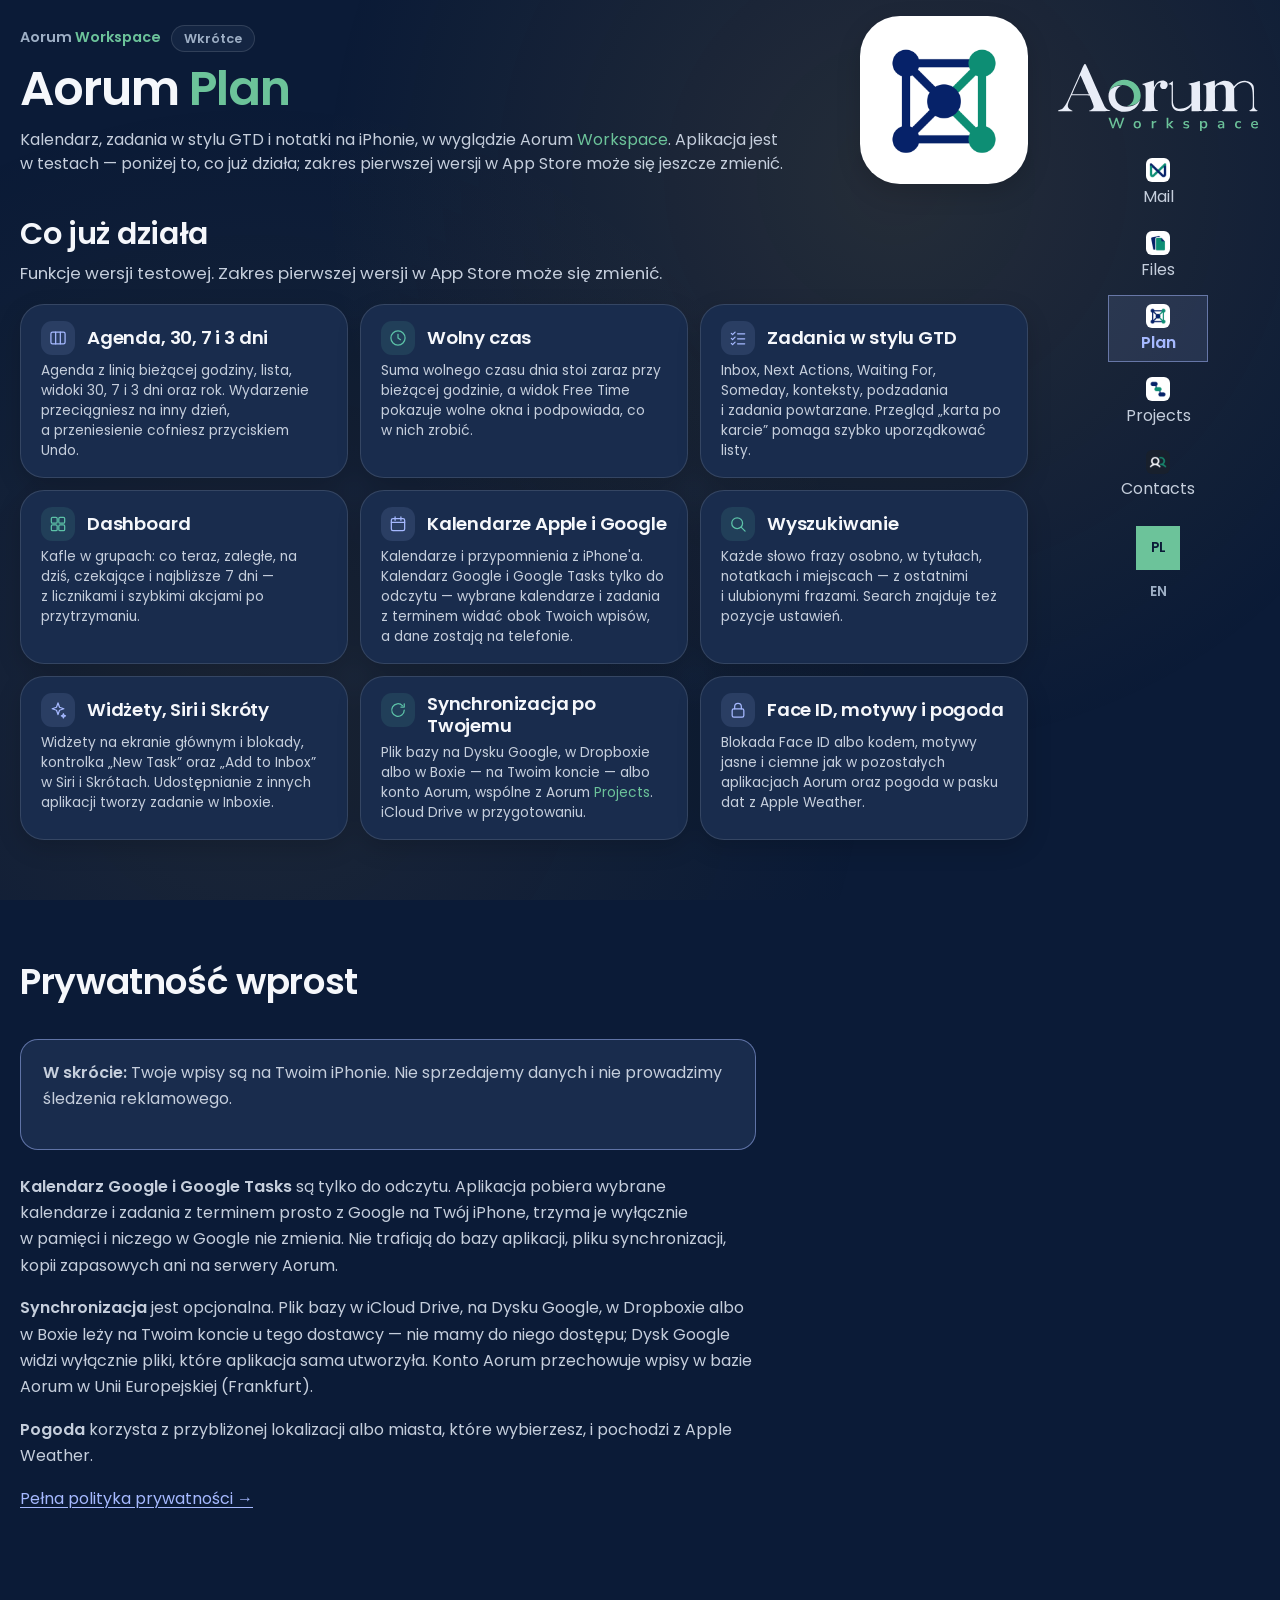
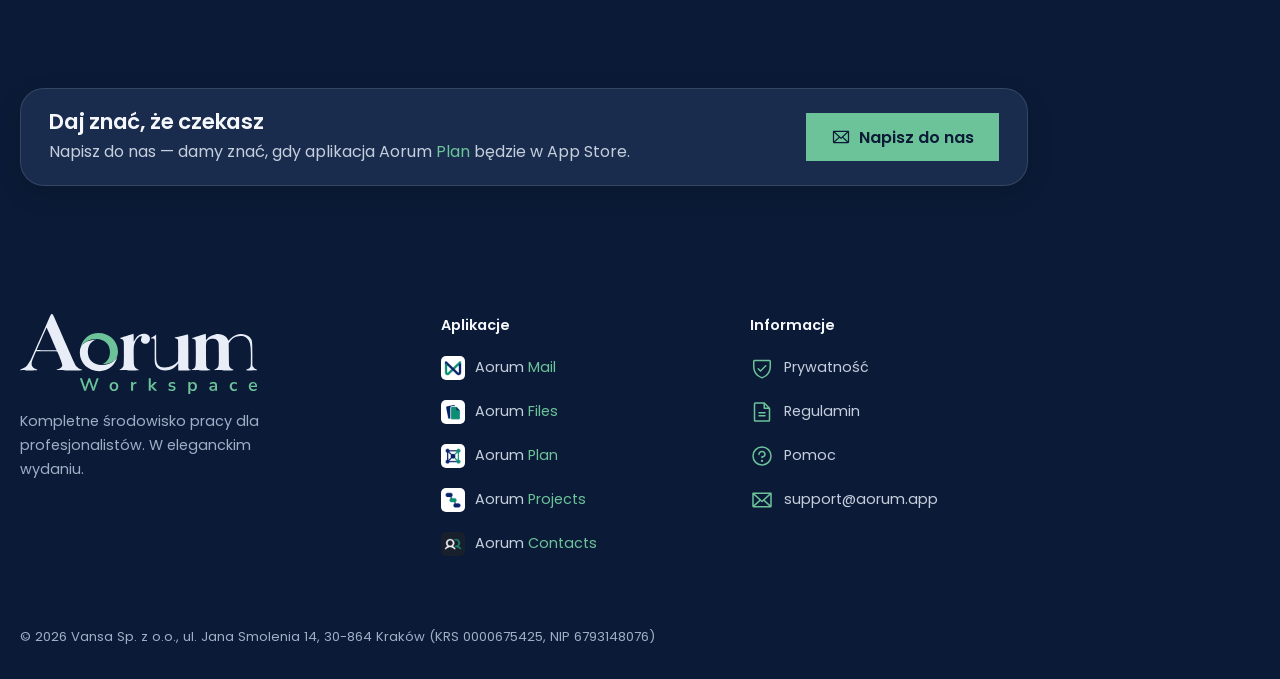
<file: calendar/index.html>
<!DOCTYPE html>
<html lang="pl">
<head>
<meta charset="UTF-8">
<meta name="viewport" content="width=device-width, initial-scale=1">
<meta name="color-scheme" content="dark">
<title data-en="Aorum Plan — calendar (coming soon)">Aorum Plan — kalendarz (wkrótce)</title>
<meta name="description" content="Aorum Plan: kalendarz, zadania w stylu GTD i notatki w wyglądzie Aorum Workspace. Aplikacja jest w testach — zobacz, co już działa." data-en="Aorum Plan: calendar, GTD-style tasks and notes in the Aorum Workspace style. The app is in testing — see what already works.">
<link rel="canonical" href="https://aorum.app/calendar/">
<meta property="og:type" content="website">
<meta property="og:site_name" content="Aorum">
<meta property="og:title" content="Aorum Plan — kalendarz (wkrótce)" data-en="Aorum Plan — calendar (coming soon)">
<meta property="og:description" content="Aorum Plan: kalendarz, zadania w stylu GTD i notatki w wyglądzie Aorum Workspace. Aplikacja jest w testach — zobacz, co już działa." data-en="Aorum Plan: calendar, GTD-style tasks and notes in the Aorum Workspace style. The app is in testing — see what already works.">
<meta property="og:url" content="https://aorum.app/calendar/">
<meta property="og:image" content="https://aorum.app/assets/og-aorum.png?v=44ec06deefb1">
<meta property="og:image:width" content="1200">
<meta property="og:image:height" content="630">
<meta property="og:locale" content="pl_PL">
<meta property="og:locale:alternate" content="en_US">
<meta name="twitter:card" content="summary_large_image">
<meta name="theme-color" content="#0B1B37">
<link rel="icon" type="image/svg+xml" href="../assets/aorum-circle-workspace-v8.svg?v=303d2d378afb">
<link rel="icon" type="image/png" sizes="32x32" href="../assets/icon-32-dark.png?v=c55a4bd66a23" media="(prefers-color-scheme: dark)">
<link rel="icon" type="image/png" sizes="32x32" href="../assets/icon-32.png?v=68afe5f422b2" media="(prefers-color-scheme: light)">
<link rel="apple-touch-icon" href="../assets/icon-180.png?v=2bcad72b7dd0">
<link rel="manifest" href="../site.webmanifest?v=20f77d7f7c15">
<link rel="stylesheet" href="../site.css?v=7301fc4ed44d">
<script src="../lang-switch.js?v=d2f5f3855a7a"></script>
<script src="../site-interactions.js?v=3cbe38daf92e" defer></script>
</head>
<body>
<a class="skip-link" href="#main"><svg width="20" height="20" aria-hidden="true" focusable="false" xmlns="http://www.w3.org/2000/svg" viewBox="0 0 256 256" fill="currentColor"><path d="M221.66,133.66l-72,72a8,8,0,0,1-11.32-11.32L196.69,136H40a8,8,0,0,1,0-16H196.69L138.34,61.66a8,8,0,0,1,11.32-11.32l72,72A8,8,0,0,1,221.66,133.66Z"/></svg><span class="lang-pl" lang="pl">Przejdź do treści</span><span class="lang-en" lang="en">Skip to content</span></a>
<header class="site-header">
  <div class="site-header__inner">
    <a class="brand brand--workspace" href="../index.html"><picture><source media="(max-width: 1040px)" srcset="../assets/aorum-wordmark-workspace-v8-dark.svg?v=832a82b53ed2" width="633" height="153"><img src="../assets/aorum-workspace-logo-v8-dark.svg?v=c198df8adf02" alt="Aorum Workspace" width="633" height="214"></picture></a>
    <button class="menu-toggle" type="button" aria-expanded="false" aria-controls="site-navigation"><svg width="20" height="20" aria-hidden="true" focusable="false" xmlns="http://www.w3.org/2000/svg" viewBox="0 0 256 256" fill="currentColor"><path d="M128,24A104,104,0,1,0,232,128,104.11,104.11,0,0,0,128,24Zm0,192a88,88,0,1,1,88-88A88.1,88.1,0,0,1,128,216Zm12-88a12,12,0,1,1-12-12A12,12,0,0,1,140,128Zm44,0a12,12,0,1,1-12-12A12,12,0,0,1,184,128Zm-88,0a12,12,0,1,1-12-12A12,12,0,0,1,96,128Z"/></svg>Menu</button>
    <nav class="site-nav" id="site-navigation" aria-label="Aorum">
      <ul>
      <li><a href="../mail/index.html"><img class="nav-app-icon" src="../assets/aorum-mail-icon.png?v=5b5c8e3285fb" alt="" width="24" height="24">Mail</a></li>
      <li><a href="../files/index.html"><img class="nav-app-icon" src="../assets/aorum-files-icon.png?v=b34d423bf86b" alt="" width="24" height="24">Files</a></li>
      <li><a href="../calendar/index.html" aria-current="page"><img class="nav-app-icon" src="../assets/aorum-calendar-icon.png?v=64d8c53612d8" alt="" width="24" height="24">Plan</a></li>
      <li><a href="../projects/index.html"><img class="nav-app-icon" src="../assets/aorum-projects-icon.png?v=ed17d9c58921" alt="" width="24" height="24">Projects</a></li>
      <li><a href="../contacts/index.html"><img class="nav-app-icon" src="../assets/aorum-contacts-icon.png?v=e6930709bab8" alt="" width="24" height="24">Contacts</a></li>
      </ul>
    </nav>
    <div class="header-actions">
    <div class="lang-switch" role="group" aria-label="Wybór języka / Language">
      <button type="button" id="lang-pl-btn" aria-pressed="true"><span>PL</span></button>
      <button type="button" id="lang-en-btn" aria-pressed="false"><span>EN</span></button>
    </div>
    </div>
  </div>
</header>
<main id="main">

<section class="hero hero--compact hero--app">
  <div class="wrap hero__grid">
    <div>
      <div class="lang-pl" lang="pl">
        <p class="eyebrow"><span><span class="product-copy">Aorum <span class="product-name">Workspace</span></span></span><span class="badge">Wkrótce</span></p>
        <h1><span class="product-copy">Aorum <span class="product-name">Plan</span></span></h1>
        <p class="hero__lead"><span class="product-copy">Kalendarz, zadania w&nbsp;stylu GTD i&nbsp;notatki na iPhonie, w&nbsp;wyglądzie Aorum <span class="product-name">Workspace</span>. Aplikacja jest w&nbsp;testach — poniżej to, co już działa; zakres pierwszej wersji w&nbsp;App Store może się jeszcze zmienić.</span></p>
      </div>
      <div class="lang-en" lang="en">
        <p class="eyebrow"><span><span class="product-copy">Aorum <span class="product-name">Workspace</span></span></span><span class="badge">Coming soon</span></p>
        <h1><span class="product-copy">Aorum <span class="product-name">Plan</span></span></h1>
        <p class="hero__lead"><span class="product-copy">Calendar, GTD-style tasks and notes on your iPhone, in the Aorum <span class="product-name">Workspace</span> style. The app is in testing — below is what already works; the scope of the first App Store version may still change.</span></p>
      </div>
    </div>
    <div class="hero__visual">
      <span class="product-mark product-mark--app"><img src="../assets/aorum-calendar-icon.png?v=64d8c53612d8" alt="" width="168" height="168"></span>
    </div>
  </div>
</section>

<section class="section section--alt" id="features">
  <div class="wrap">
    <div class="section-head">
      <h2 class="lang-pl" lang="pl">Co już działa</h2>
      <h2 class="lang-en" lang="en">What already works</h2>
      <p class="lang-pl" lang="pl">Funkcje wersji testowej. Zakres pierwszej wersji w&nbsp;App Store może się zmienić.</p>
      <p class="lang-en" lang="en">Features of the test version. The scope of the first App Store version may change.</p>
    </div>
    <div class="grid grid--3">
      <div class="card">
        <span class="card__icon"><svg width="20" height="20" viewBox="0 0 24 24" fill="none" stroke="currentColor" stroke-width="1.5" stroke-linecap="round" stroke-linejoin="round" aria-hidden="true" focusable="false"><rect x="3.5" y="5" width="17" height="14" rx="2"/><path d="M9.2 5v14M14.8 5v14"/></svg></span>
        <div class="lang-pl" lang="pl">
          <h3>Agenda, 30, 7 i&nbsp;3 dni</h3>
          <p>Agenda z&nbsp;linią bieżącej godziny, lista, widoki 30, 7 i&nbsp;3 dni oraz rok. Wydarzenie przeciągniesz na inny dzień, a&nbsp;przeniesienie cofniesz przyciskiem Undo.</p>
        </div>
        <div class="lang-en" lang="en">
          <h3>Agenda, 30, 7 and 3 days</h3>
          <p>An agenda with a&nbsp;current-time line, a&nbsp;list, 30-, 7- and 3-day views and the year. Drag an event to another day and take the move back with Undo.</p>
        </div>
      </div>
      <div class="card">
        <span class="card__icon card__icon--green"><svg width="20" height="20" viewBox="0 0 24 24" fill="none" stroke="currentColor" stroke-width="1.5" stroke-linecap="round" stroke-linejoin="round" aria-hidden="true" focusable="false"><circle cx="12" cy="12" r="8.5"/><path d="M12 7.5V12l3 2"/></svg></span>
        <div class="lang-pl" lang="pl">
          <h3>Wolny czas</h3>
          <p>Suma wolnego czasu dnia stoi zaraz przy bieżącej godzinie, a&nbsp;widok Free Time pokazuje wolne okna i&nbsp;podpowiada, co w&nbsp;nich zrobić.</p>
        </div>
        <div class="lang-en" lang="en">
          <h3>Free time</h3>
          <p>The day's total free time sits right next to the current time, and the Free Time view shows your open slots and suggests what to do in them.</p>
        </div>
      </div>
      <div class="card">
        <span class="card__icon"><svg width="20" height="20" viewBox="0 0 24 24" fill="none" stroke="currentColor" stroke-width="1.5" stroke-linecap="round" stroke-linejoin="round" aria-hidden="true" focusable="false"><path d="M4 6.5L5.5 8l3-3M4 12.5L5.5 14l3-3M4 18.5L5.5 20l3-3"/><path d="M11.5 7h8.5M11.5 13h8.5M11.5 19h8.5"/></svg></span>
        <div class="lang-pl" lang="pl">
          <h3>Zadania w&nbsp;stylu GTD</h3>
          <p>Inbox, Next Actions, Waiting For, Someday, konteksty, podzadania i&nbsp;zadania powtarzane. Przegląd „karta po karcie” pomaga szybko uporządkować listy.</p>
        </div>
        <div class="lang-en" lang="en">
          <h3>GTD-style tasks</h3>
          <p>Inbox, Next Actions, Waiting For, Someday, contexts, subtasks and repeating tasks. A&nbsp;card-by-card review helps you tidy your lists fast.</p>
        </div>
      </div>
      <div class="card">
        <span class="card__icon card__icon--green"><svg width="20" height="20" viewBox="0 0 24 24" fill="none" stroke="currentColor" stroke-width="1.5" stroke-linecap="round" stroke-linejoin="round" aria-hidden="true" focusable="false"><rect x="4" y="4" width="7" height="7" rx="1.5"/><rect x="13" y="4" width="7" height="7" rx="1.5"/><rect x="4" y="13" width="7" height="7" rx="1.5"/><rect x="13" y="13" width="7" height="7" rx="1.5"/></svg></span>
        <div class="lang-pl" lang="pl">
          <h3>Dashboard</h3>
          <p>Kafle w&nbsp;grupach: co teraz, zaległe, na dziś, czekające i&nbsp;najbliższe 7 dni — z&nbsp;licznikami i&nbsp;szybkimi akcjami po przytrzymaniu.</p>
        </div>
        <div class="lang-en" lang="en">
          <h3>Dashboard</h3>
          <p>Grouped tiles: what's now, overdue, due today, waiting and the next 7 days — with counts and quick actions on a&nbsp;long press.</p>
        </div>
      </div>
      <div class="card">
        <span class="card__icon"><svg width="20" height="20" viewBox="0 0 24 24" fill="none" stroke="currentColor" stroke-width="1.5" stroke-linecap="round" stroke-linejoin="round" aria-hidden="true" focusable="false"><rect x="4" y="5.5" width="16" height="14.5" rx="2"/><path d="M4 10h16M8.5 3.5v4M15.5 3.5v4"/></svg></span>
        <div class="lang-pl" lang="pl">
          <h3>Kalendarze Apple i&nbsp;Google</h3>
          <p>Kalendarze i&nbsp;przypomnienia z&nbsp;iPhone'a. Kalendarz Google i&nbsp;Google Tasks tylko do odczytu — wybrane kalendarze i&nbsp;zadania z&nbsp;terminem widać obok Twoich wpisów, a&nbsp;dane zostają na telefonie.</p>
        </div>
        <div class="lang-en" lang="en">
          <h3>Apple and Google calendars</h3>
          <p>Calendars and reminders from your iPhone. Google Calendar and Google Tasks read-only — the calendars and dated tasks you pick show next to your own entries, and the data stays on the phone.</p>
        </div>
      </div>
      <div class="card">
        <span class="card__icon card__icon--green"><svg width="20" height="20" viewBox="0 0 24 24" fill="none" stroke="currentColor" stroke-width="1.5" stroke-linecap="round" stroke-linejoin="round" aria-hidden="true" focusable="false"><circle cx="11" cy="11" r="6.5"/><path d="M16 16l4.5 4.5"/></svg></span>
        <div class="lang-pl" lang="pl">
          <h3>Wyszukiwanie</h3>
          <p>Każde słowo frazy osobno, w&nbsp;tytułach, notatkach i&nbsp;miejscach — z&nbsp;ostatnimi i&nbsp;ulubionymi frazami. Search znajduje też pozycje ustawień.</p>
        </div>
        <div class="lang-en" lang="en">
          <h3>Search</h3>
          <p>Every word of your phrase on its own, in titles, notes and places — with recent and favourite phrases. Search finds settings, too.</p>
        </div>
      </div>
      <div class="card">
        <span class="card__icon"><svg width="20" height="20" viewBox="0 0 24 24" fill="none" stroke="currentColor" stroke-width="1.5" stroke-linecap="round" stroke-linejoin="round" aria-hidden="true" focusable="false"><path d="M12 3.5l1.8 5.2 5.2 1.8-5.2 1.8-1.8 5.2-1.8-5.2L5 10.5l5.2-1.8z"/><path d="M18.5 16.5l.7 1.8 1.8.7-1.8.7-.7 1.8-.7-1.8-1.8-.7 1.8-.7z"/></svg></span>
        <div class="lang-pl" lang="pl">
          <h3>Widżety, Siri i&nbsp;Skróty</h3>
          <p>Widżety na ekranie głównym i&nbsp;blokady, kontrolka „New Task” oraz „Add to Inbox” w&nbsp;Siri i&nbsp;Skrótach. Udostępnianie z&nbsp;innych aplikacji tworzy zadanie w&nbsp;Inboxie.</p>
        </div>
        <div class="lang-en" lang="en">
          <h3>Widgets, Siri and Shortcuts</h3>
          <p>Home Screen and Lock Screen widgets, a&nbsp;“New Task” control and “Add to Inbox” in Siri and Shortcuts. Sharing from other apps creates a&nbsp;task in the Inbox.</p>
        </div>
      </div>
      <div class="card">
        <span class="card__icon card__icon--green"><svg width="20" height="20" viewBox="0 0 24 24" fill="none" stroke="currentColor" stroke-width="1.5" stroke-linecap="round" stroke-linejoin="round" aria-hidden="true" focusable="false"><path d="M19.5 12a7.5 7.5 0 11-2.2-5.3"/><path d="M19.5 4.5v4h-4"/></svg></span>
        <div class="lang-pl" lang="pl">
          <h3>Synchronizacja po Twojemu</h3>
          <p><span class="product-copy">Plik bazy na Dysku Google, w&nbsp;Dropboxie albo w&nbsp;Boxie — na Twoim koncie — albo konto Aorum, wspólne z&nbsp;Aorum <span class="product-name">Projects</span>. iCloud Drive w&nbsp;przygotowaniu.</span></p>
        </div>
        <div class="lang-en" lang="en">
          <h3>Sync your way</h3>
          <p><span class="product-copy">A&nbsp;database file in Google Drive, Dropbox or Box — on your own account — or an Aorum account shared with Aorum <span class="product-name">Projects</span>. iCloud Drive is in the works.</span></p>
        </div>
      </div>
      <div class="card">
        <span class="card__icon"><svg width="20" height="20" viewBox="0 0 24 24" fill="none" stroke="currentColor" stroke-width="1.5" stroke-linecap="round" stroke-linejoin="round" aria-hidden="true" focusable="false"><rect x="5" y="10.5" width="14" height="10" rx="2"/><path d="M8 10.5V8a4 4 0 018 0v2.5"/></svg></span>
        <div class="lang-pl" lang="pl">
          <h3>Face ID, motywy i&nbsp;pogoda</h3>
          <p>Blokada Face ID albo kodem, motywy jasne i&nbsp;ciemne jak w&nbsp;pozostałych aplikacjach Aorum oraz pogoda w&nbsp;pasku dat z&nbsp;Apple Weather.</p>
        </div>
        <div class="lang-en" lang="en">
          <h3>Face ID, themes and weather</h3>
          <p>Face ID or passcode lock, light and dark themes shared with the other Aorum apps, and weather in the date bar from Apple Weather.</p>
        </div>
      </div>
    </div>
  </div>
</section>

<section class="section" id="privacy">
  <div class="wrap">
    <div class="lang-pl" lang="pl">
      <div class="section-head">
        <h2>Prywatność wprost</h2>
      </div>
      <div class="prose">
        <div class="callout"><p><strong>W&nbsp;skrócie:</strong> Twoje wpisy są na Twoim iPhonie. Nie sprzedajemy danych i&nbsp;nie prowadzimy śledzenia reklamowego.</p></div>
        <p><strong>Kalendarz Google i&nbsp;Google Tasks</strong> są tylko do odczytu. Aplikacja pobiera wybrane kalendarze i&nbsp;zadania z&nbsp;terminem prosto z&nbsp;Google na Twój iPhone, trzyma je wyłącznie w&nbsp;pamięci i&nbsp;niczego w&nbsp;Google nie zmienia. Nie trafiają do bazy aplikacji, pliku synchronizacji, kopii zapasowych ani na serwery Aorum.</p>
        <p><strong>Synchronizacja</strong> jest opcjonalna. Plik bazy w&nbsp;iCloud Drive, na Dysku Google, w&nbsp;Dropboxie albo w&nbsp;Boxie leży na Twoim koncie u&nbsp;tego dostawcy — nie mamy do niego dostępu; Dysk Google widzi wyłącznie pliki, które aplikacja sama utworzyła. Konto Aorum przechowuje wpisy w&nbsp;bazie Aorum w&nbsp;Unii Europejskiej (Frankfurt).</p>
        <p><strong>Pogoda</strong> korzysta z&nbsp;przybliżonej lokalizacji albo miasta, które wybierzesz, i&nbsp;pochodzi z&nbsp;Apple Weather.</p>
        <p><a href="../privacy-plan.html">Pełna polityka prywatności →</a></p>
      </div>
    </div>
    <div class="lang-en" lang="en">
      <div class="section-head">
        <h2>Privacy, in plain terms</h2>
      </div>
      <div class="prose">
        <div class="callout"><p><strong>In short:</strong> your entries are on your iPhone. We do not sell data and we do not run advertising tracking.</p></div>
        <p><strong>Google Calendar and Google Tasks</strong> are read-only. The app fetches the calendars and dated tasks you choose straight from Google to your iPhone, keeps them only in memory and never changes anything in Google. They never reach the app's database, the sync file, backups or Aorum servers.</p>
        <p><strong>Sync</strong> is optional. A&nbsp;database file in iCloud Drive, Google Drive, Dropbox or Box sits on your own account with that provider — we have no access to it; in Google Drive the app sees only files it created itself. An Aorum account keeps your entries in the Aorum database in the European Union (Frankfurt).</p>
        <p><strong>Weather</strong> uses your approximate location or a&nbsp;city you choose, and comes from Apple Weather.</p>
        <p><a href="../privacy-plan.html">Full privacy policy →</a></p>
      </div>
    </div>
  </div>
</section>

<section class="section section--alt" id="notify">
  <div class="wrap">
    <div class="notify">
      <div class="lang-pl" lang="pl">
        <h2>Daj znać, że czekasz</h2>
        <p><span class="product-copy">Napisz do nas — damy znać, gdy aplikacja Aorum <span class="product-name">Plan</span> będzie w&nbsp;App Store.</span></p>
      </div>
      <div class="lang-en" lang="en">
        <h2>Let us know you're waiting</h2>
        <p><span class="product-copy">Drop us a&nbsp;line and we'll tell you when Aorum <span class="product-name">Plan</span> is on the App Store.</span></p>
      </div>
      <div>
        <a class="btn btn--primary lang-pl" lang="pl" href="mailto:support@aorum.app?subject=Aorum%20Plan%20%E2%80%94%20chc%C4%99%20wiedzie%C4%87%20o%20premierze"><svg width="20" height="20" aria-hidden="true" focusable="false" xmlns="http://www.w3.org/2000/svg" viewBox="0 0 256 256" fill="currentColor"><path d="M224,48H32a8,8,0,0,0-8,8V192a16,16,0,0,0,16,16H216a16,16,0,0,0,16-16V56A8,8,0,0,0,224,48Zm-96,85.15L52.57,64H203.43ZM98.71,128,40,181.81V74.19Zm11.84,10.85,12,11.05a8,8,0,0,0,10.82,0l12-11.05,58,53.15H52.57ZM157.29,128,216,74.18V181.82Z"/></svg><span>Napisz do nas</span></a>
        <a class="btn btn--primary lang-en" lang="en" href="mailto:support@aorum.app?subject=Aorum%20Plan%20%E2%80%94%20let%20me%20know%20when%20it%20launches"><svg width="20" height="20" aria-hidden="true" focusable="false" xmlns="http://www.w3.org/2000/svg" viewBox="0 0 256 256" fill="currentColor"><path d="M224,48H32a8,8,0,0,0-8,8V192a16,16,0,0,0,16,16H216a16,16,0,0,0,16-16V56A8,8,0,0,0,224,48Zm-96,85.15L52.57,64H203.43ZM98.71,128,40,181.81V74.19Zm11.84,10.85,12,11.05a8,8,0,0,0,10.82,0l12-11.05,58,53.15H52.57ZM157.29,128,216,74.18V181.82Z"/></svg><span>Email us</span></a>
      </div>
    </div>
  </div>
</section>

</main>
<footer class="site-footer">
  <div class="site-footer__inner">
    <div class="footer-about">
      <a class="brand brand--workspace" href="../index.html"><picture><source media="(max-width: 1040px)" srcset="../assets/aorum-wordmark-workspace-v8-dark.svg?v=832a82b53ed2" width="633" height="153"><img src="../assets/aorum-workspace-logo-v8-dark.svg?v=c198df8adf02" alt="Aorum Workspace" width="633" height="214"></picture></a>
      <p class="footer-tagline"><span class="lang-pl" lang="pl">Kompletne środowisko pracy dla profesjonalistów. W&nbsp;eleganckim wydaniu.</span><span class="lang-en" lang="en">The complete workspace for professionals. Elegantly crafted.</span></p>
    </div>
    <nav aria-label="Aplikacje Aorum / Aorum apps">
      <p class="footer-h"><span class="lang-pl" lang="pl">Aplikacje</span><span class="lang-en" lang="en">Apps</span></p>
      <ul>
        <li><a class="footer-app-link" href="../mail/index.html"><img src="../assets/aorum-mail-icon.png?v=5b5c8e3285fb" alt="" width="24" height="24" loading="lazy"><span class="product-copy">Aorum <span class="product-name">Mail</span></span></a></li>
        <li><a class="footer-app-link" href="../files/index.html"><img src="../assets/aorum-files-icon.png?v=b34d423bf86b" alt="" width="24" height="24" loading="lazy"><span class="product-copy">Aorum <span class="product-name">Files</span></span></a></li>
        <li><a class="footer-app-link" href="../calendar/index.html"><img src="../assets/aorum-calendar-icon.png?v=64d8c53612d8" alt="" width="24" height="24" loading="lazy"><span class="product-copy">Aorum <span class="product-name">Plan</span></span></a></li>
        <li><a class="footer-app-link" href="../projects/index.html"><img src="../assets/aorum-projects-icon.png?v=ed17d9c58921" alt="" width="24" height="24" loading="lazy"><span class="product-copy">Aorum <span class="product-name">Projects</span></span></a></li>
        <li><a class="footer-app-link" href="../contacts/index.html"><img src="../assets/aorum-contacts-icon.png?v=e6930709bab8" alt="" width="24" height="24" loading="lazy"><span class="product-copy">Aorum <span class="product-name">Contacts</span></span></a></li>
      </ul>
    </nav>
    <nav aria-label="Informacje / Information">
      <p class="footer-h"><span class="lang-pl" lang="pl">Informacje</span><span class="lang-en" lang="en">Information</span></p>
      <ul>
        <li><a class="footer-info-link" href="../policies.html"><svg width="20" height="20" aria-hidden="true" focusable="false" xmlns="http://www.w3.org/2000/svg" viewBox="0 0 256 256" fill="currentColor"><path d="M208,40H48A16,16,0,0,0,32,56v56c0,52.72,25.52,84.67,46.93,102.19,23.06,18.86,46,25.26,47,25.53a8,8,0,0,0,4.2,0c1-.27,23.91-6.67,47-25.53C198.48,196.67,224,164.72,224,112V56A16,16,0,0,0,208,40Zm0,72c0,37.07-13.66,67.16-40.6,89.42A129.3,129.3,0,0,1,128,223.62a128.25,128.25,0,0,1-38.92-21.81C61.82,179.51,48,149.3,48,112l0-56,160,0ZM82.34,141.66a8,8,0,0,1,11.32-11.32L112,148.69l50.34-50.35a8,8,0,0,1,11.32,11.32l-56,56a8,8,0,0,1-11.32,0Z"/></svg><span class="lang-pl" lang="pl">Prywatność</span><span class="lang-en" lang="en">Privacy</span></a></li>
        <li><a class="footer-info-link" href="../terms.html"><svg width="20" height="20" aria-hidden="true" focusable="false" xmlns="http://www.w3.org/2000/svg" viewBox="0 0 256 256" fill="currentColor"><path d="M213.66,82.34l-56-56A8,8,0,0,0,152,24H56A16,16,0,0,0,40,40V216a16,16,0,0,0,16,16H200a16,16,0,0,0,16-16V88A8,8,0,0,0,213.66,82.34ZM160,51.31,188.69,80H160ZM200,216H56V40h88V88a8,8,0,0,0,8,8h48V216Zm-32-80a8,8,0,0,1-8,8H96a8,8,0,0,1,0-16h64A8,8,0,0,1,168,136Zm0,32a8,8,0,0,1-8,8H96a8,8,0,0,1,0-16h64A8,8,0,0,1,168,168Z"/></svg><span class="lang-pl" lang="pl">Regulamin</span><span class="lang-en" lang="en">Terms</span></a></li>
        <li><a class="footer-info-link" href="../support.html"><svg width="20" height="20" aria-hidden="true" focusable="false" xmlns="http://www.w3.org/2000/svg" viewBox="0 0 256 256" fill="currentColor"><path d="M140,180a12,12,0,1,1-12-12A12,12,0,0,1,140,180ZM128,72c-22.06,0-40,16.15-40,36v4a8,8,0,0,0,16,0v-4c0-11,10.77-20,24-20s24,9,24,20-10.77,20-24,20a8,8,0,0,0-8,8v8a8,8,0,0,0,16,0v-.72c18.24-3.35,32-17.9,32-35.28C168,88.15,150.06,72,128,72Zm104,56A104,104,0,1,1,128,24,104.11,104.11,0,0,1,232,128Zm-16,0a88,88,0,1,0-88,88A88.1,88.1,0,0,0,216,128Z"/></svg><span class="lang-pl" lang="pl">Pomoc</span><span class="lang-en" lang="en">Support</span></a></li>
        <li><a class="footer-info-link" href="mailto:support@aorum.app"><svg width="20" height="20" aria-hidden="true" focusable="false" xmlns="http://www.w3.org/2000/svg" viewBox="0 0 256 256" fill="currentColor"><path d="M224,48H32a8,8,0,0,0-8,8V192a16,16,0,0,0,16,16H216a16,16,0,0,0,16-16V56A8,8,0,0,0,224,48Zm-96,85.15L52.57,64H203.43ZM98.71,128,40,181.81V74.19Zm11.84,10.85,12,11.05a8,8,0,0,0,10.82,0l12-11.05,58,53.15H52.57ZM157.29,128,216,74.18V181.82Z"/></svg>support@aorum.app</a></li>
      </ul>
    </nav>
    <p class="footer-legal">© 2026 Vansa Sp. z&nbsp;o.o., ul. Jana Smolenia 14, 30-864 Kraków (KRS 0000675425, NIP 6793148076)</p>
  </div>
</footer>
<template id="icon-viewer-zoom"><svg width="20" height="20" aria-hidden="true" focusable="false" xmlns="http://www.w3.org/2000/svg" viewBox="0 0 256 256" fill="currentColor"><path d="M229.66,218.34l-50.07-50.06a88.11,88.11,0,1,0-11.31,11.31l50.06,50.07a8,8,0,0,0,11.32-11.32ZM40,112a72,72,0,1,1,72,72A72.08,72.08,0,0,1,40,112Z"/></svg></template>
<template id="icon-viewer-fit"><svg width="20" height="20" aria-hidden="true" focusable="false" xmlns="http://www.w3.org/2000/svg" viewBox="0 0 256 256" fill="currentColor"><path d="M224,128a96,96,0,0,1-94.71,96H128A95.38,95.38,0,0,1,62.1,197.8a8,8,0,0,1,11-11.63A80,80,0,1,0,71.43,71.39a3.07,3.07,0,0,1-.26.25L44.59,96H72a8,8,0,0,1,0,16H24a8,8,0,0,1-8-8V56a8,8,0,0,1,16,0V85.8L60.25,60A96,96,0,0,1,224,128Z"/></svg></template>
<template id="icon-viewer-next"><svg width="20" height="20" aria-hidden="true" focusable="false" xmlns="http://www.w3.org/2000/svg" viewBox="0 0 256 256" fill="currentColor"><path d="M221.66,133.66l-72,72a8,8,0,0,1-11.32-11.32L196.69,136H40a8,8,0,0,1,0-16H196.69L138.34,61.66a8,8,0,0,1,11.32-11.32l72,72A8,8,0,0,1,221.66,133.66Z"/></svg></template>
<template id="icon-viewer-close"><svg width="20" height="20" aria-hidden="true" focusable="false" xmlns="http://www.w3.org/2000/svg" viewBox="0 0 256 256" fill="currentColor"><path d="M205.66,194.34a8,8,0,0,1-11.32,11.32L128,139.31,61.66,205.66a8,8,0,0,1-11.32-11.32L116.69,128,50.34,61.66A8,8,0,0,1,61.66,50.34L128,116.69l66.34-66.35a8,8,0,0,1,11.32,11.32L139.31,128Z"/></svg></template>
</body>
</html>
</file>
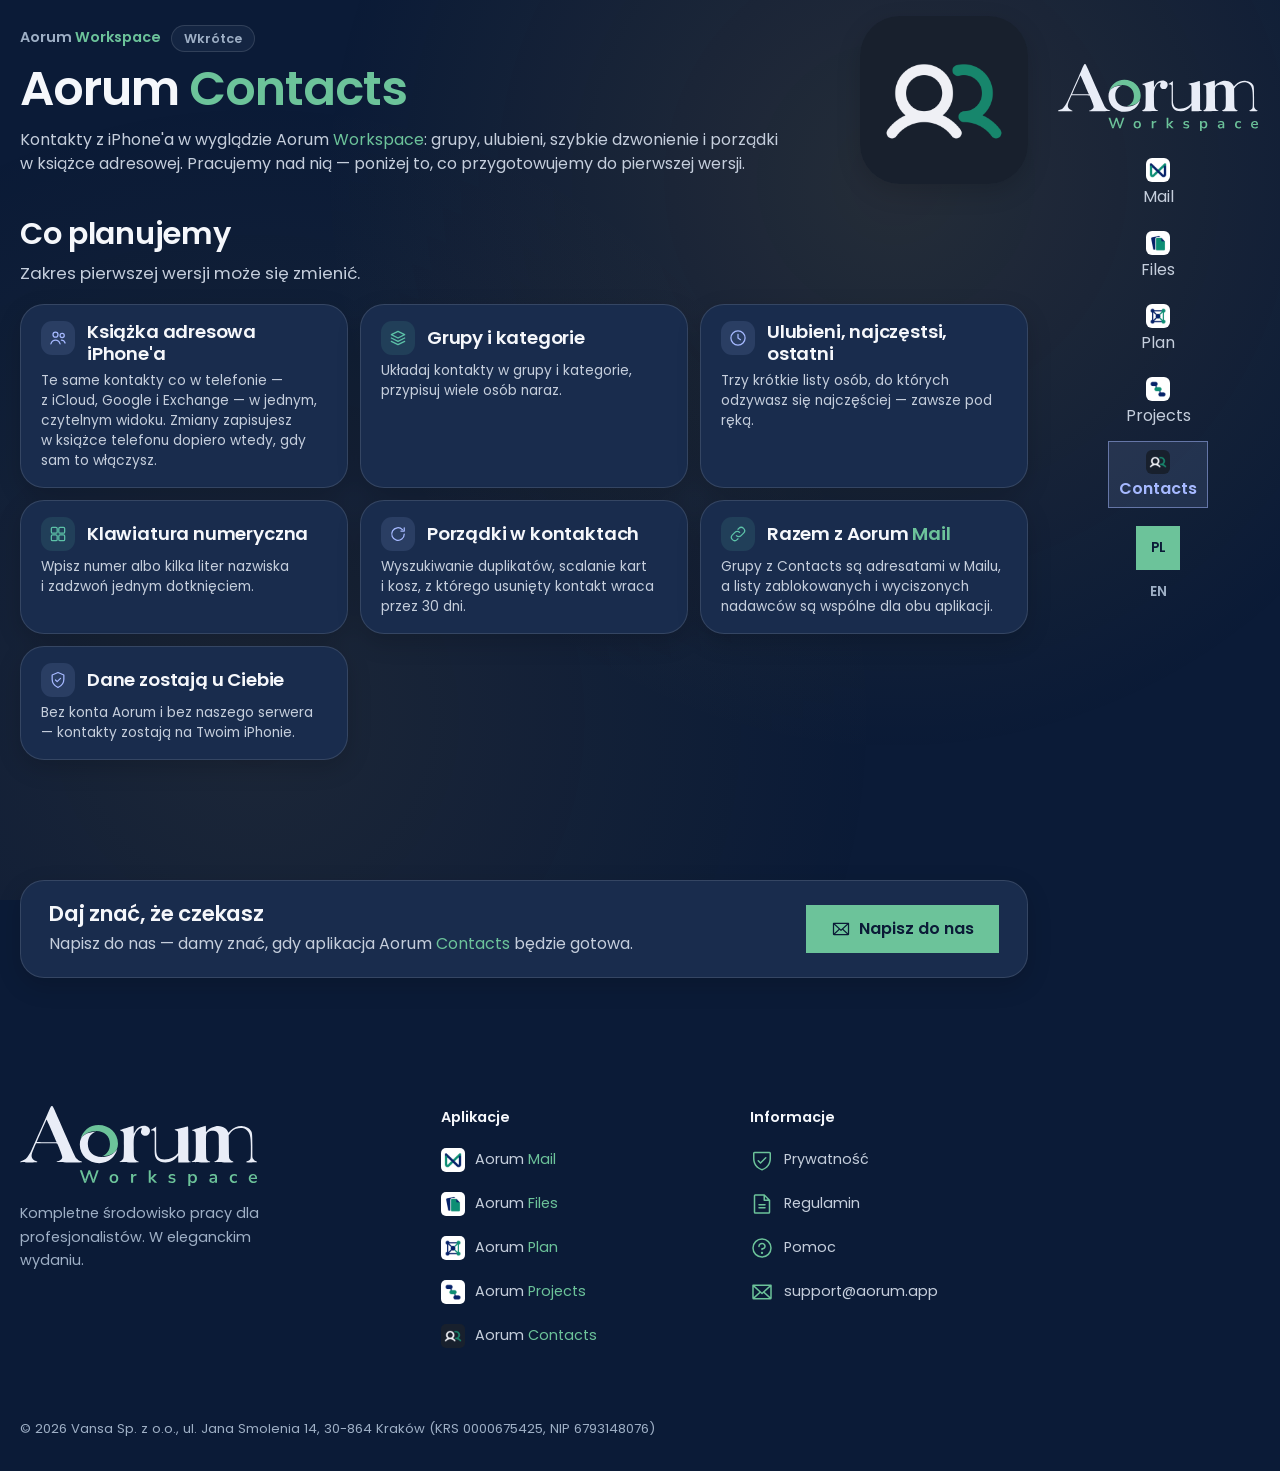
<file: contacts/index.html>
<!DOCTYPE html>
<html lang="pl">
<head>
<meta charset="UTF-8">
<meta name="viewport" content="width=device-width, initial-scale=1">
<meta name="color-scheme" content="dark">
<title data-en="Aorum Contacts — contacts for iPhone (coming soon)">Aorum Contacts — kontakty na iPhone'a (wkrótce)</title>
<meta name="description" content="Aorum Contacts: książka adresowa iPhone'a w wyglądzie Aorum Workspace — grupy, ulubieni, szybkie dzwonienie i porządki w kontaktach, bez konta Aorum. Wkrótce." data-en="Aorum Contacts: your iPhone address book in the Aorum Workspace style — groups, favourites, quick dialling and contact clean-up, with no Aorum account. Coming soon.">
<link rel="canonical" href="https://aorum.app/contacts/">
<meta property="og:type" content="website">
<meta property="og:site_name" content="Aorum">
<meta property="og:title" content="Aorum Contacts — kontakty na iPhone'a (wkrótce)" data-en="Aorum Contacts — contacts for iPhone (coming soon)">
<meta property="og:description" content="Aorum Contacts: książka adresowa iPhone'a w wyglądzie Aorum Workspace — grupy, ulubieni, szybkie dzwonienie i porządki w kontaktach, bez konta Aorum. Wkrótce." data-en="Aorum Contacts: your iPhone address book in the Aorum Workspace style — groups, favourites, quick dialling and contact clean-up, with no Aorum account. Coming soon.">
<meta property="og:url" content="https://aorum.app/contacts/">
<meta property="og:image" content="https://aorum.app/assets/og-aorum.png?v=44ec06deefb1">
<meta property="og:image:width" content="1200">
<meta property="og:image:height" content="630">
<meta property="og:locale" content="pl_PL">
<meta property="og:locale:alternate" content="en_US">
<meta name="twitter:card" content="summary_large_image">
<meta name="theme-color" content="#0B1B37">
<link rel="icon" type="image/svg+xml" href="../assets/aorum-circle-workspace-v8.svg?v=303d2d378afb">
<link rel="icon" type="image/png" sizes="32x32" href="../assets/icon-32-dark.png?v=c55a4bd66a23" media="(prefers-color-scheme: dark)">
<link rel="icon" type="image/png" sizes="32x32" href="../assets/icon-32.png?v=68afe5f422b2" media="(prefers-color-scheme: light)">
<link rel="apple-touch-icon" href="../assets/icon-180.png?v=2bcad72b7dd0">
<link rel="manifest" href="../site.webmanifest?v=20f77d7f7c15">
<link rel="stylesheet" href="../site.css?v=7301fc4ed44d">
<script src="../lang-switch.js?v=d2f5f3855a7a"></script>
<script src="../site-interactions.js?v=3cbe38daf92e" defer></script>
</head>
<body>
<a class="skip-link" href="#main"><svg width="20" height="20" aria-hidden="true" focusable="false" xmlns="http://www.w3.org/2000/svg" viewBox="0 0 256 256" fill="currentColor"><path d="M221.66,133.66l-72,72a8,8,0,0,1-11.32-11.32L196.69,136H40a8,8,0,0,1,0-16H196.69L138.34,61.66a8,8,0,0,1,11.32-11.32l72,72A8,8,0,0,1,221.66,133.66Z"/></svg><span class="lang-pl" lang="pl">Przejdź do treści</span><span class="lang-en" lang="en">Skip to content</span></a>
<header class="site-header">
  <div class="site-header__inner">
    <a class="brand brand--workspace" href="../index.html"><picture><source media="(max-width: 1040px)" srcset="../assets/aorum-wordmark-workspace-v8-dark.svg?v=832a82b53ed2" width="633" height="153"><img src="../assets/aorum-workspace-logo-v8-dark.svg?v=c198df8adf02" alt="Aorum Workspace" width="633" height="214"></picture></a>
    <button class="menu-toggle" type="button" aria-expanded="false" aria-controls="site-navigation"><svg width="20" height="20" aria-hidden="true" focusable="false" xmlns="http://www.w3.org/2000/svg" viewBox="0 0 256 256" fill="currentColor"><path d="M128,24A104,104,0,1,0,232,128,104.11,104.11,0,0,0,128,24Zm0,192a88,88,0,1,1,88-88A88.1,88.1,0,0,1,128,216Zm12-88a12,12,0,1,1-12-12A12,12,0,0,1,140,128Zm44,0a12,12,0,1,1-12-12A12,12,0,0,1,184,128Zm-88,0a12,12,0,1,1-12-12A12,12,0,0,1,96,128Z"/></svg>Menu</button>
    <nav class="site-nav" id="site-navigation" aria-label="Aorum">
      <ul>
      <li><a href="../mail/index.html"><img class="nav-app-icon" src="../assets/aorum-mail-icon.png?v=5b5c8e3285fb" alt="" width="24" height="24">Mail</a></li>
      <li><a href="../files/index.html"><img class="nav-app-icon" src="../assets/aorum-files-icon.png?v=b34d423bf86b" alt="" width="24" height="24">Files</a></li>
      <li><a href="../calendar/index.html"><img class="nav-app-icon" src="../assets/aorum-calendar-icon.png?v=64d8c53612d8" alt="" width="24" height="24">Plan</a></li>
      <li><a href="../projects/index.html"><img class="nav-app-icon" src="../assets/aorum-projects-icon.png?v=ed17d9c58921" alt="" width="24" height="24">Projects</a></li>
      <li><a href="../contacts/index.html" aria-current="page"><img class="nav-app-icon" src="../assets/aorum-contacts-icon.png?v=e6930709bab8" alt="" width="24" height="24">Contacts</a></li>
      </ul>
    </nav>
    <div class="header-actions">
    <div class="lang-switch" role="group" aria-label="Wybór języka / Language">
      <button type="button" id="lang-pl-btn" aria-pressed="true"><span>PL</span></button>
      <button type="button" id="lang-en-btn" aria-pressed="false"><span>EN</span></button>
    </div>
    </div>
  </div>
</header>
<main id="main">

<section class="hero hero--compact">
  <div class="wrap hero__grid">
    <div>
      <div class="lang-pl" lang="pl">
        <p class="eyebrow"><span><span class="product-copy">Aorum <span class="product-name">Workspace</span></span></span><span class="badge">Wkrótce</span></p>
        <h1><span class="product-copy">Aorum <span class="product-name">Contacts</span></span></h1>
        <p class="hero__lead">Kontakty z&nbsp;iPhone'a w&nbsp;<span class="product-copy">wyglądzie Aorum <span class="product-name">Workspace</span>: grupy, ulubieni, szybkie dzwonienie i</span>&nbsp;porządki w&nbsp;książce adresowej. Pracujemy nad nią — poniżej to, co przygotowujemy do pierwszej wersji.</p>
      </div>
      <div class="lang-en" lang="en">
        <p class="eyebrow"><span><span class="product-copy">Aorum <span class="product-name">Workspace</span></span></span><span class="badge">Coming soon</span></p>
        <h1><span class="product-copy">Aorum <span class="product-name">Contacts</span></span></h1>
        <p class="hero__lead"><span class="product-copy">Your iPhone contacts in the Aorum <span class="product-name">Workspace</span> style: groups, favourites, quick dialling and address-book clean-up. We're working on it — below is what we're preparing for the first version.</span></p>
      </div>
    </div>
    <div class="hero__visual">
      <span class="product-mark product-mark--app"><img src="../assets/aorum-contacts-icon.png" alt="" width="168" height="168"></span>
    </div>
  </div>
</section>

<section class="section section--alt" id="features">
  <div class="wrap">
    <div class="section-head">
      <h2 class="lang-pl" lang="pl">Co planujemy</h2>
      <h2 class="lang-en" lang="en">What we're planning</h2>
      <p class="lang-pl" lang="pl">Zakres pierwszej wersji może się zmienić.</p>
      <p class="lang-en" lang="en">The scope of the first version may change.</p>
    </div>
    <div class="grid grid--3">
      <div class="card">
        <span class="card__icon"><svg width="20" height="20" viewBox="0 0 24 24" fill="none" stroke="currentColor" stroke-width="1.5" stroke-linecap="round" stroke-linejoin="round" aria-hidden="true" focusable="false"><circle cx="9" cy="8" r="3"/><path d="M3.5 19c1-3 3.2-4.5 5.5-4.5s4.5 1.5 5.5 4.5"/><circle cx="17" cy="9" r="2.5"/><path d="M16 14.5c2 0 3.8 1.2 4.5 3.5"/></svg></span>
        <div class="lang-pl" lang="pl">
          <h3>Książka adresowa iPhone'a</h3>
          <p>Te same kontakty co w&nbsp;telefonie — z&nbsp;iCloud, Google i&nbsp;Exchange — w&nbsp;jednym, czytelnym widoku. Zmiany zapisujesz w&nbsp;książce telefonu dopiero wtedy, gdy sam to włączysz.</p>
        </div>
        <div class="lang-en" lang="en">
          <h3>Your iPhone address book</h3>
          <p>The same contacts as on your phone — from iCloud, Google and Exchange — in one clear view. Changes are written back to the phone only once you turn that on.</p>
        </div>
      </div>
      <div class="card">
        <span class="card__icon card__icon--green"><svg width="20" height="20" viewBox="0 0 24 24" fill="none" stroke="currentColor" stroke-width="1.5" stroke-linecap="round" stroke-linejoin="round" aria-hidden="true" focusable="false"><path d="M12 4l8 4-8 4-8-4 8-4z"/><path d="M4 12l8 4 8-4"/><path d="M4 16l8 4 8-4"/></svg></span>
        <div class="lang-pl" lang="pl">
          <h3>Grupy i&nbsp;kategorie</h3>
          <p>Układaj kontakty w&nbsp;grupy i&nbsp;kategorie, przypisuj wiele osób naraz.</p>
        </div>
        <div class="lang-en" lang="en">
          <h3>Groups and categories</h3>
          <p>Sort contacts into groups and categories, and assign many people at once.</p>
        </div>
      </div>
      <div class="card">
        <span class="card__icon"><svg width="20" height="20" viewBox="0 0 24 24" fill="none" stroke="currentColor" stroke-width="1.5" stroke-linecap="round" stroke-linejoin="round" aria-hidden="true" focusable="false"><circle cx="12" cy="12" r="8.5"/><path d="M12 7.5V12l3 2"/></svg></span>
        <div class="lang-pl" lang="pl">
          <h3>Ulubieni, najczęstsi, ostatni</h3>
          <p>Trzy krótkie listy osób, do których odzywasz się najczęściej — zawsze pod ręką.</p>
        </div>
        <div class="lang-en" lang="en">
          <h3>Favourites, frequent, recent</h3>
          <p>Three short lists of the people you reach out to most — always at hand.</p>
        </div>
      </div>
      <div class="card">
        <span class="card__icon card__icon--green"><svg width="20" height="20" viewBox="0 0 24 24" fill="none" stroke="currentColor" stroke-width="1.5" stroke-linecap="round" stroke-linejoin="round" aria-hidden="true" focusable="false"><rect x="4" y="4" width="7" height="7" rx="1.5"/><rect x="13" y="4" width="7" height="7" rx="1.5"/><rect x="4" y="13" width="7" height="7" rx="1.5"/><rect x="13" y="13" width="7" height="7" rx="1.5"/></svg></span>
        <div class="lang-pl" lang="pl">
          <h3>Klawiatura numeryczna</h3>
          <p>Wpisz numer albo kilka liter nazwiska i&nbsp;zadzwoń jednym dotknięciem.</p>
        </div>
        <div class="lang-en" lang="en">
          <h3>Keypad</h3>
          <p>Type a&nbsp;number or a&nbsp;few letters of a&nbsp;name and call with one tap.</p>
        </div>
      </div>
      <div class="card">
        <span class="card__icon"><svg width="20" height="20" viewBox="0 0 24 24" fill="none" stroke="currentColor" stroke-width="1.5" stroke-linecap="round" stroke-linejoin="round" aria-hidden="true" focusable="false"><path d="M19.5 12a7.5 7.5 0 11-2.2-5.3"/><path d="M19.5 4.5v4h-4"/></svg></span>
        <div class="lang-pl" lang="pl">
          <h3>Porządki w&nbsp;kontaktach</h3>
          <p>Wyszukiwanie duplikatów, scalanie kart i&nbsp;kosz, z&nbsp;którego usunięty kontakt wraca przez 30 dni.</p>
        </div>
        <div class="lang-en" lang="en">
          <h3>Contact clean-up</h3>
          <p>Duplicate finder, card merging and a&nbsp;bin that keeps a&nbsp;deleted contact for 30 days.</p>
        </div>
      </div>
      <div class="card">
        <span class="card__icon card__icon--green"><svg width="20" height="20" viewBox="0 0 24 24" fill="none" stroke="currentColor" stroke-width="1.5" stroke-linecap="round" stroke-linejoin="round" aria-hidden="true" focusable="false"><path d="M10 14a4 4 0 005.7 0l3-3a4 4 0 00-5.7-5.7l-1 1"/><path d="M14 10a4 4 0 00-5.7 0l-3 3a4 4 0 005.7 5.7l1-1"/></svg></span>
        <div class="lang-pl" lang="pl">
          <h3><span class="product-copy">Razem z&nbsp;Aorum <span class="product-name">Mail</span></span></h3>
          <p>Grupy z&nbsp;Contacts są adresatami w&nbsp;Mailu, a&nbsp;listy zablokowanych i&nbsp;wyciszonych nadawców są wspólne dla obu aplikacji.</p>
        </div>
        <div class="lang-en" lang="en">
          <h3><span class="product-copy">Together with Aorum <span class="product-name">Mail</span></span></h3>
          <p>Groups from Contacts become recipients in Mail, and the blocked and muted sender lists are shared by both apps.</p>
        </div>
      </div>
      <div class="card">
        <span class="card__icon"><svg width="20" height="20" viewBox="0 0 24 24" fill="none" stroke="currentColor" stroke-width="1.5" stroke-linecap="round" stroke-linejoin="round" aria-hidden="true" focusable="false"><path d="M12 3l7 3v5c0 4.5-3 8-7 10-4-2-7-5.5-7-10V6l7-3z"/><path d="M9 12l2 2 4-4"/></svg></span>
        <div class="lang-pl" lang="pl">
          <h3>Dane zostają u&nbsp;Ciebie</h3>
          <p>Bez konta Aorum i&nbsp;bez naszego serwera — kontakty zostają na Twoim iPhonie.</p>
        </div>
        <div class="lang-en" lang="en">
          <h3>Your data stays yours</h3>
          <p>No Aorum account and no server of ours — your contacts stay on your iPhone.</p>
        </div>
      </div>
    </div>
  </div>
</section>

<section class="section" id="notify">
  <div class="wrap">
    <div class="notify">
      <div class="lang-pl" lang="pl">
        <h2>Daj znać, że czekasz</h2>
        <p><span class="product-copy">Napisz do nas — damy znać, gdy aplikacja Aorum <span class="product-name">Contacts</span> będzie gotowa.</span></p>
      </div>
      <div class="lang-en" lang="en">
        <h2>Let us know you're waiting</h2>
        <p><span class="product-copy">Drop us a&nbsp;line and we'll tell you when Aorum <span class="product-name">Contacts</span> is ready.</span></p>
      </div>
      <div>
        <a class="btn btn--primary lang-pl" lang="pl" href="mailto:support@aorum.app?subject=Aorum%20Contacts%20%E2%80%94%20chc%C4%99%20wiedzie%C4%87%20o%20premierze"><svg width="20" height="20" aria-hidden="true" focusable="false" xmlns="http://www.w3.org/2000/svg" viewBox="0 0 256 256" fill="currentColor"><path d="M224,48H32a8,8,0,0,0-8,8V192a16,16,0,0,0,16,16H216a16,16,0,0,0,16-16V56A8,8,0,0,0,224,48Zm-96,85.15L52.57,64H203.43ZM98.71,128,40,181.81V74.19Zm11.84,10.85,12,11.05a8,8,0,0,0,10.82,0l12-11.05,58,53.15H52.57ZM157.29,128,216,74.18V181.82Z"/></svg><span>Napisz do nas</span></a>
        <a class="btn btn--primary lang-en" lang="en" href="mailto:support@aorum.app?subject=Aorum%20Contacts%20%E2%80%94%20let%20me%20know%20when%20it%20launches"><svg width="20" height="20" aria-hidden="true" focusable="false" xmlns="http://www.w3.org/2000/svg" viewBox="0 0 256 256" fill="currentColor"><path d="M224,48H32a8,8,0,0,0-8,8V192a16,16,0,0,0,16,16H216a16,16,0,0,0,16-16V56A8,8,0,0,0,224,48Zm-96,85.15L52.57,64H203.43ZM98.71,128,40,181.81V74.19Zm11.84,10.85,12,11.05a8,8,0,0,0,10.82,0l12-11.05,58,53.15H52.57ZM157.29,128,216,74.18V181.82Z"/></svg><span>Email us</span></a>
      </div>
    </div>
  </div>
</section>

</main>
<footer class="site-footer">
  <div class="site-footer__inner">
    <div class="footer-about">
      <a class="brand brand--workspace" href="../index.html"><picture><source media="(max-width: 1040px)" srcset="../assets/aorum-wordmark-workspace-v8-dark.svg?v=832a82b53ed2" width="633" height="153"><img src="../assets/aorum-workspace-logo-v8-dark.svg?v=c198df8adf02" alt="Aorum Workspace" width="633" height="214"></picture></a>
      <p class="footer-tagline"><span class="lang-pl" lang="pl">Kompletne środowisko pracy dla profesjonalistów. W&nbsp;eleganckim wydaniu.</span><span class="lang-en" lang="en">The complete workspace for professionals. Elegantly crafted.</span></p>
    </div>
    <nav aria-label="Aplikacje Aorum / Aorum apps">
      <p class="footer-h"><span class="lang-pl" lang="pl">Aplikacje</span><span class="lang-en" lang="en">Apps</span></p>
      <ul>
        <li><a class="footer-app-link" href="../mail/index.html"><img src="../assets/aorum-mail-icon.png?v=5b5c8e3285fb" alt="" width="24" height="24" loading="lazy"><span class="product-copy">Aorum <span class="product-name">Mail</span></span></a></li>
        <li><a class="footer-app-link" href="../files/index.html"><img src="../assets/aorum-files-icon.png?v=b34d423bf86b" alt="" width="24" height="24" loading="lazy"><span class="product-copy">Aorum <span class="product-name">Files</span></span></a></li>
        <li><a class="footer-app-link" href="../calendar/index.html"><img src="../assets/aorum-calendar-icon.png?v=64d8c53612d8" alt="" width="24" height="24" loading="lazy"><span class="product-copy">Aorum <span class="product-name">Plan</span></span></a></li>
        <li><a class="footer-app-link" href="../projects/index.html"><img src="../assets/aorum-projects-icon.png?v=ed17d9c58921" alt="" width="24" height="24" loading="lazy"><span class="product-copy">Aorum <span class="product-name">Projects</span></span></a></li>
        <li><a class="footer-app-link" href="../contacts/index.html"><img src="../assets/aorum-contacts-icon.png?v=e6930709bab8" alt="" width="24" height="24" loading="lazy"><span class="product-copy">Aorum <span class="product-name">Contacts</span></span></a></li>
      </ul>
    </nav>
    <nav aria-label="Informacje / Information">
      <p class="footer-h"><span class="lang-pl" lang="pl">Informacje</span><span class="lang-en" lang="en">Information</span></p>
      <ul>
        <li><a class="footer-info-link" href="../policies.html"><svg width="20" height="20" aria-hidden="true" focusable="false" xmlns="http://www.w3.org/2000/svg" viewBox="0 0 256 256" fill="currentColor"><path d="M208,40H48A16,16,0,0,0,32,56v56c0,52.72,25.52,84.67,46.93,102.19,23.06,18.86,46,25.26,47,25.53a8,8,0,0,0,4.2,0c1-.27,23.91-6.67,47-25.53C198.48,196.67,224,164.72,224,112V56A16,16,0,0,0,208,40Zm0,72c0,37.07-13.66,67.16-40.6,89.42A129.3,129.3,0,0,1,128,223.62a128.25,128.25,0,0,1-38.92-21.81C61.82,179.51,48,149.3,48,112l0-56,160,0ZM82.34,141.66a8,8,0,0,1,11.32-11.32L112,148.69l50.34-50.35a8,8,0,0,1,11.32,11.32l-56,56a8,8,0,0,1-11.32,0Z"/></svg><span class="lang-pl" lang="pl">Prywatność</span><span class="lang-en" lang="en">Privacy</span></a></li>
        <li><a class="footer-info-link" href="../terms.html"><svg width="20" height="20" aria-hidden="true" focusable="false" xmlns="http://www.w3.org/2000/svg" viewBox="0 0 256 256" fill="currentColor"><path d="M213.66,82.34l-56-56A8,8,0,0,0,152,24H56A16,16,0,0,0,40,40V216a16,16,0,0,0,16,16H200a16,16,0,0,0,16-16V88A8,8,0,0,0,213.66,82.34ZM160,51.31,188.69,80H160ZM200,216H56V40h88V88a8,8,0,0,0,8,8h48V216Zm-32-80a8,8,0,0,1-8,8H96a8,8,0,0,1,0-16h64A8,8,0,0,1,168,136Zm0,32a8,8,0,0,1-8,8H96a8,8,0,0,1,0-16h64A8,8,0,0,1,168,168Z"/></svg><span class="lang-pl" lang="pl">Regulamin</span><span class="lang-en" lang="en">Terms</span></a></li>
        <li><a class="footer-info-link" href="../support.html"><svg width="20" height="20" aria-hidden="true" focusable="false" xmlns="http://www.w3.org/2000/svg" viewBox="0 0 256 256" fill="currentColor"><path d="M140,180a12,12,0,1,1-12-12A12,12,0,0,1,140,180ZM128,72c-22.06,0-40,16.15-40,36v4a8,8,0,0,0,16,0v-4c0-11,10.77-20,24-20s24,9,24,20-10.77,20-24,20a8,8,0,0,0-8,8v8a8,8,0,0,0,16,0v-.72c18.24-3.35,32-17.9,32-35.28C168,88.15,150.06,72,128,72Zm104,56A104,104,0,1,1,128,24,104.11,104.11,0,0,1,232,128Zm-16,0a88,88,0,1,0-88,88A88.1,88.1,0,0,0,216,128Z"/></svg><span class="lang-pl" lang="pl">Pomoc</span><span class="lang-en" lang="en">Support</span></a></li>
        <li><a class="footer-info-link" href="mailto:support@aorum.app"><svg width="20" height="20" aria-hidden="true" focusable="false" xmlns="http://www.w3.org/2000/svg" viewBox="0 0 256 256" fill="currentColor"><path d="M224,48H32a8,8,0,0,0-8,8V192a16,16,0,0,0,16,16H216a16,16,0,0,0,16-16V56A8,8,0,0,0,224,48Zm-96,85.15L52.57,64H203.43ZM98.71,128,40,181.81V74.19Zm11.84,10.85,12,11.05a8,8,0,0,0,10.82,0l12-11.05,58,53.15H52.57ZM157.29,128,216,74.18V181.82Z"/></svg>support@aorum.app</a></li>
      </ul>
    </nav>
    <p class="footer-legal">© 2026 Vansa Sp. z&nbsp;o.o., ul. Jana Smolenia 14, 30-864 Kraków (KRS 0000675425, NIP 6793148076)</p>
  </div>
</footer>
<template id="icon-viewer-zoom"><svg width="20" height="20" aria-hidden="true" focusable="false" xmlns="http://www.w3.org/2000/svg" viewBox="0 0 256 256" fill="currentColor"><path d="M229.66,218.34l-50.07-50.06a88.11,88.11,0,1,0-11.31,11.31l50.06,50.07a8,8,0,0,0,11.32-11.32ZM40,112a72,72,0,1,1,72,72A72.08,72.08,0,0,1,40,112Z"/></svg></template>
<template id="icon-viewer-fit"><svg width="20" height="20" aria-hidden="true" focusable="false" xmlns="http://www.w3.org/2000/svg" viewBox="0 0 256 256" fill="currentColor"><path d="M224,128a96,96,0,0,1-94.71,96H128A95.38,95.38,0,0,1,62.1,197.8a8,8,0,0,1,11-11.63A80,80,0,1,0,71.43,71.39a3.07,3.07,0,0,1-.26.25L44.59,96H72a8,8,0,0,1,0,16H24a8,8,0,0,1-8-8V56a8,8,0,0,1,16,0V85.8L60.25,60A96,96,0,0,1,224,128Z"/></svg></template>
<template id="icon-viewer-next"><svg width="20" height="20" aria-hidden="true" focusable="false" xmlns="http://www.w3.org/2000/svg" viewBox="0 0 256 256" fill="currentColor"><path d="M221.66,133.66l-72,72a8,8,0,0,1-11.32-11.32L196.69,136H40a8,8,0,0,1,0-16H196.69L138.34,61.66a8,8,0,0,1,11.32-11.32l72,72A8,8,0,0,1,221.66,133.66Z"/></svg></template>
<template id="icon-viewer-close"><svg width="20" height="20" aria-hidden="true" focusable="false" xmlns="http://www.w3.org/2000/svg" viewBox="0 0 256 256" fill="currentColor"><path d="M205.66,194.34a8,8,0,0,1-11.32,11.32L128,139.31,61.66,205.66a8,8,0,0,1-11.32-11.32L116.69,128,50.34,61.66A8,8,0,0,1,61.66,50.34L128,116.69l66.34-66.35a8,8,0,0,1,11.32,11.32L139.31,128Z"/></svg></template>
</body>
</html>
</file>
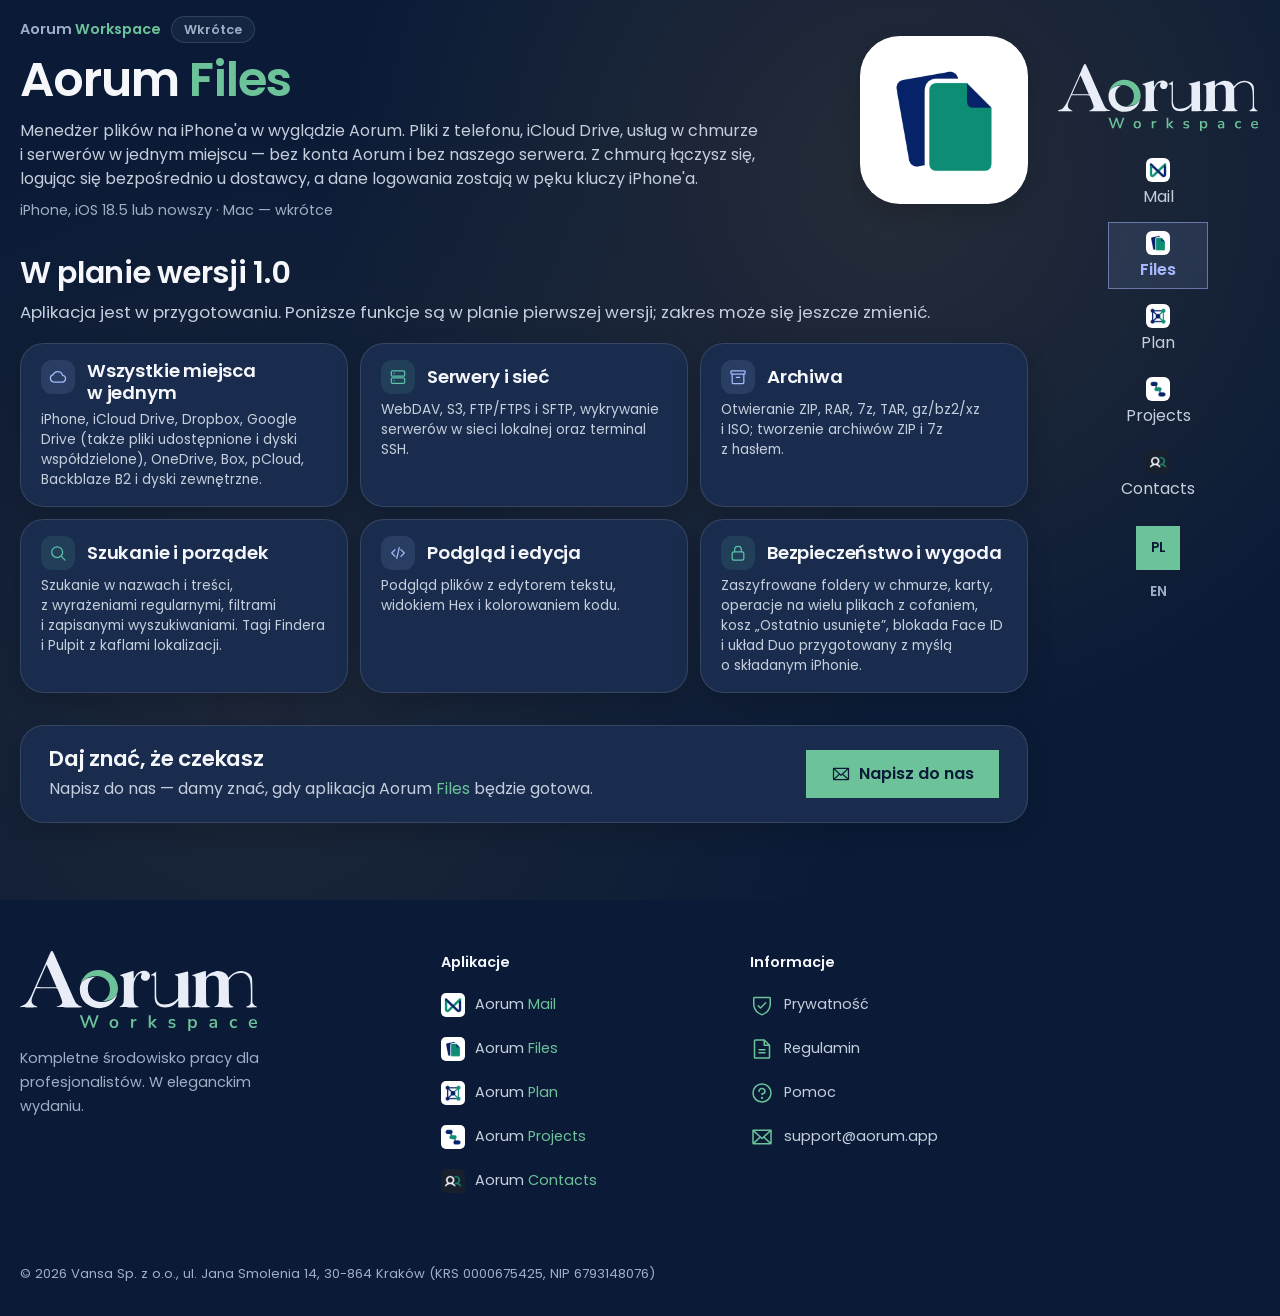
<file: files/index.html>
<!DOCTYPE html>
<html lang="pl">
<head>
<meta charset="UTF-8">
<meta name="viewport" content="width=device-width, initial-scale=1">
<meta name="color-scheme" content="dark">
<title data-en="Aorum Files — file manager (coming soon)">Aorum Files — menedżer plików (wkrótce)</title>
<meta name="description" content="Aorum Files: pliki z iPhone'a, iCloud Drive, usług w chmurze i serwerów w jednym miejscu, bez konta Aorum. Wkrótce." data-en="Aorum Files: files from your iPhone, iCloud Drive, cloud services and servers in one place, with no Aorum account. Coming soon.">
<link rel="canonical" href="https://aorum.app/files/">
<meta property="og:type" content="website">
<meta property="og:site_name" content="Aorum">
<meta property="og:title" content="Aorum Files — menedżer plików (wkrótce)" data-en="Aorum Files — file manager (coming soon)">
<meta property="og:description" content="Aorum Files: pliki z iPhone'a, iCloud Drive, usług w chmurze i serwerów w jednym miejscu, bez konta Aorum. Wkrótce." data-en="Aorum Files: files from your iPhone, iCloud Drive, cloud services and servers in one place, with no Aorum account. Coming soon.">
<meta property="og:url" content="https://aorum.app/files/">
<meta property="og:image" content="https://aorum.app/assets/og-aorum.png?v=44ec06deefb1">
<meta property="og:image:width" content="1200">
<meta property="og:image:height" content="630">
<meta property="og:locale" content="pl_PL">
<meta property="og:locale:alternate" content="en_US">
<meta name="twitter:card" content="summary_large_image">
<meta name="theme-color" content="#0B1B37">
<link rel="icon" type="image/svg+xml" href="../assets/aorum-circle-workspace-v8.svg?v=303d2d378afb">
<link rel="icon" type="image/png" sizes="32x32" href="../assets/icon-32-dark.png?v=c55a4bd66a23" media="(prefers-color-scheme: dark)">
<link rel="icon" type="image/png" sizes="32x32" href="../assets/icon-32.png?v=68afe5f422b2" media="(prefers-color-scheme: light)">
<link rel="apple-touch-icon" href="../assets/icon-180.png?v=2bcad72b7dd0">
<link rel="manifest" href="../site.webmanifest?v=20f77d7f7c15">
<link rel="stylesheet" href="../site.css?v=7301fc4ed44d">
<script src="../lang-switch.js?v=d2f5f3855a7a"></script>
<script src="../site-interactions.js?v=3cbe38daf92e" defer></script>
</head>
<body>
<a class="skip-link" href="#main"><svg width="20" height="20" aria-hidden="true" focusable="false" xmlns="http://www.w3.org/2000/svg" viewBox="0 0 256 256" fill="currentColor"><path d="M221.66,133.66l-72,72a8,8,0,0,1-11.32-11.32L196.69,136H40a8,8,0,0,1,0-16H196.69L138.34,61.66a8,8,0,0,1,11.32-11.32l72,72A8,8,0,0,1,221.66,133.66Z"/></svg><span class="lang-pl" lang="pl">Przejdź do treści</span><span class="lang-en" lang="en">Skip to content</span></a>
<header class="site-header">
  <div class="site-header__inner">
    <a class="brand brand--workspace" href="../index.html"><picture><source media="(max-width: 1040px)" srcset="../assets/aorum-wordmark-workspace-v8-dark.svg?v=832a82b53ed2" width="633" height="153"><img src="../assets/aorum-workspace-logo-v8-dark.svg?v=c198df8adf02" alt="Aorum Workspace" width="633" height="214"></picture></a>
    <button class="menu-toggle" type="button" aria-expanded="false" aria-controls="site-navigation"><svg width="20" height="20" aria-hidden="true" focusable="false" xmlns="http://www.w3.org/2000/svg" viewBox="0 0 256 256" fill="currentColor"><path d="M128,24A104,104,0,1,0,232,128,104.11,104.11,0,0,0,128,24Zm0,192a88,88,0,1,1,88-88A88.1,88.1,0,0,1,128,216Zm12-88a12,12,0,1,1-12-12A12,12,0,0,1,140,128Zm44,0a12,12,0,1,1-12-12A12,12,0,0,1,184,128Zm-88,0a12,12,0,1,1-12-12A12,12,0,0,1,96,128Z"/></svg>Menu</button>
    <nav class="site-nav" id="site-navigation" aria-label="Aorum">
      <ul>
      <li><a href="../mail/index.html"><img class="nav-app-icon" src="../assets/aorum-mail-icon.png?v=5b5c8e3285fb" alt="" width="24" height="24">Mail</a></li>
      <li><a href="../files/index.html" aria-current="page"><img class="nav-app-icon" src="../assets/aorum-files-icon.png?v=b34d423bf86b" alt="" width="24" height="24">Files</a></li>
      <li><a href="../calendar/index.html"><img class="nav-app-icon" src="../assets/aorum-calendar-icon.png?v=64d8c53612d8" alt="" width="24" height="24">Plan</a></li>
      <li><a href="../projects/index.html"><img class="nav-app-icon" src="../assets/aorum-projects-icon.png?v=ed17d9c58921" alt="" width="24" height="24">Projects</a></li>
      <li><a href="../contacts/index.html"><img class="nav-app-icon" src="../assets/aorum-contacts-icon.png?v=e6930709bab8" alt="" width="24" height="24">Contacts</a></li>
      </ul>
    </nav>
    <div class="header-actions">
    <div class="lang-switch" role="group" aria-label="Wybór języka / Language">
      <button type="button" id="lang-pl-btn" aria-pressed="true"><span>PL</span></button>
      <button type="button" id="lang-en-btn" aria-pressed="false"><span>EN</span></button>
    </div>
    </div>
  </div>
</header>
<main id="main">

<section class="hero hero--compact hero--app">
  <div class="wrap hero__grid">
    <div>
      <div class="lang-pl" lang="pl">
        <p class="eyebrow"><span><span class="product-copy">Aorum <span class="product-name">Workspace</span></span></span><span class="badge">Wkrótce</span></p>
        <h1><span class="product-copy">Aorum <span class="product-name">Files</span></span></h1>
        <p class="hero__lead">Menedżer plików na iPhone'a w&nbsp;wyglądzie Aorum. Pliki z&nbsp;telefonu, iCloud Drive, usług w&nbsp;chmurze i&nbsp;serwerów w&nbsp;jednym miejscu — bez konta Aorum i&nbsp;bez naszego serwera. Z&nbsp;chmurą łączysz się, logując się bezpośrednio u&nbsp;dostawcy, a&nbsp;dane logowania zostają w&nbsp;pęku kluczy iPhone'a.</p>
        <p class="hero__note">iPhone, iOS 18.5 lub nowszy · Mac — wkrótce</p>
      </div>
      <div class="lang-en" lang="en">
        <p class="eyebrow"><span><span class="product-copy">Aorum <span class="product-name">Workspace</span></span></span><span class="badge">Coming soon</span></p>
        <h1><span class="product-copy">Aorum <span class="product-name">Files</span></span></h1>
        <p class="hero__lead">A&nbsp;file manager for iPhone in the Aorum style. Files from your phone, iCloud Drive, cloud services and servers in one place — with no Aorum account and no server of ours. You connect to each cloud by signing in with the provider directly, and your sign-in data stays in the iPhone keychain.</p>
        <p class="hero__note">iPhone, iOS 18.5 or later · Mac — coming soon</p>
      </div>
    </div>
    <div class="hero__visual">
      <span class="product-mark product-mark--app"><img src="../assets/aorum-files-icon.png?v=b34d423bf86b" alt="" width="168" height="168"></span>
    </div>
  </div>
</section>

<section class="section section--alt" id="features">
  <div class="wrap">
    <div class="section-head">
      <h2 class="lang-pl" lang="pl">W&nbsp;planie wersji 1.0</h2>
      <h2 class="lang-en" lang="en">Planned for version 1.0</h2>
      <p class="lang-pl" lang="pl">Aplikacja jest w&nbsp;przygotowaniu. Poniższe funkcje są w&nbsp;planie pierwszej wersji; zakres może się jeszcze zmienić.</p>
      <p class="lang-en" lang="en">The app is in the works. These features are planned for the first version; the scope may still change.</p>
    </div>
    <div class="grid grid--3">
      <div class="card">
        <span class="card__icon"><svg width="20" height="20" viewBox="0 0 24 24" fill="none" stroke="currentColor" stroke-width="1.5" stroke-linecap="round" stroke-linejoin="round" aria-hidden="true" focusable="false"><path d="M7 18h10a4 4 0 00.5-7.97A6 6 0 006.1 9.2 4.5 4.5 0 007 18z"/></svg></span>
        <div class="lang-pl" lang="pl">
          <h3>Wszystkie miejsca w&nbsp;jednym</h3>
          <p>iPhone, iCloud Drive, Dropbox, Google Drive (także pliki udostępnione i&nbsp;dyski współdzielone), OneDrive, Box, pCloud, Backblaze B2 i&nbsp;dyski zewnętrzne.</p>
        </div>
        <div class="lang-en" lang="en">
          <h3>Every place in one</h3>
          <p>iPhone, iCloud Drive, Dropbox, Google Drive (including shared files and shared drives), OneDrive, Box, pCloud, Backblaze B2 and external drives.</p>
        </div>
      </div>
      <div class="card">
        <span class="card__icon card__icon--green"><svg width="20" height="20" viewBox="0 0 24 24" fill="none" stroke="currentColor" stroke-width="1.5" stroke-linecap="round" stroke-linejoin="round" aria-hidden="true" focusable="false"><rect x="4" y="4.5" width="16" height="6.5" rx="1.5"/><rect x="4" y="13" width="16" height="6.5" rx="1.5"/><path d="M7.5 7.75h.01M7.5 16.25h.01"/></svg></span>
        <div class="lang-pl" lang="pl">
          <h3>Serwery i&nbsp;sieć</h3>
          <p>WebDAV, S3, FTP/FTPS i&nbsp;SFTP, wykrywanie serwerów w&nbsp;sieci lokalnej oraz terminal SSH.</p>
        </div>
        <div class="lang-en" lang="en">
          <h3>Servers and network</h3>
          <p>WebDAV, S3, FTP/FTPS and SFTP, discovery of servers on your local network, and an SSH terminal.</p>
        </div>
      </div>
      <div class="card">
        <span class="card__icon"><svg width="20" height="20" viewBox="0 0 24 24" fill="none" stroke="currentColor" stroke-width="1.5" stroke-linecap="round" stroke-linejoin="round" aria-hidden="true" focusable="false"><rect x="3.5" y="4.5" width="17" height="4" rx="1"/><path d="M5 8.5v10A1.5 1.5 0 006.5 20h11a1.5 1.5 0 001.5-1.5v-10"/><path d="M10 12.5h4"/></svg></span>
        <div class="lang-pl" lang="pl">
          <h3>Archiwa</h3>
          <p>Otwieranie ZIP, RAR, 7z, TAR, gz/bz2/xz i&nbsp;ISO; tworzenie archiwów ZIP i&nbsp;7z z&nbsp;hasłem.</p>
        </div>
        <div class="lang-en" lang="en">
          <h3>Archives</h3>
          <p>Open ZIP, RAR, 7z, TAR, gz/bz2/xz and ISO; create password-protected ZIP and 7z archives.</p>
        </div>
      </div>
      <div class="card">
        <span class="card__icon card__icon--green"><svg width="20" height="20" viewBox="0 0 24 24" fill="none" stroke="currentColor" stroke-width="1.5" stroke-linecap="round" stroke-linejoin="round" aria-hidden="true" focusable="false"><circle cx="11" cy="11" r="6.5"/><path d="M16 16l4.5 4.5"/></svg></span>
        <div class="lang-pl" lang="pl">
          <h3>Szukanie i&nbsp;porządek</h3>
          <p>Szukanie w&nbsp;nazwach i&nbsp;treści, z&nbsp;wyrażeniami regularnymi, filtrami i&nbsp;zapisanymi wyszukiwaniami. Tagi Findera i&nbsp;Pulpit z&nbsp;kaflami lokalizacji.</p>
        </div>
        <div class="lang-en" lang="en">
          <h3>Search and order</h3>
          <p>Search file names and contents, with regular expressions, filters and saved searches. Finder tags and a&nbsp;Dashboard with location tiles.</p>
        </div>
      </div>
      <div class="card">
        <span class="card__icon"><svg width="20" height="20" viewBox="0 0 24 24" fill="none" stroke="currentColor" stroke-width="1.5" stroke-linecap="round" stroke-linejoin="round" aria-hidden="true" focusable="false"><path d="M8.5 8l-4 4 4 4M15.5 8l4 4-4 4M13.5 5.5l-3 13"/></svg></span>
        <div class="lang-pl" lang="pl">
          <h3>Podgląd i&nbsp;edycja</h3>
          <p>Podgląd plików z&nbsp;edytorem tekstu, widokiem Hex i&nbsp;kolorowaniem kodu.</p>
        </div>
        <div class="lang-en" lang="en">
          <h3>Preview and edit</h3>
          <p>File preview with a&nbsp;text editor, a&nbsp;hex view and syntax highlighting.</p>
        </div>
      </div>
      <div class="card">
        <span class="card__icon card__icon--green"><svg width="20" height="20" viewBox="0 0 24 24" fill="none" stroke="currentColor" stroke-width="1.5" stroke-linecap="round" stroke-linejoin="round" aria-hidden="true" focusable="false"><rect x="5" y="10.5" width="14" height="10" rx="2"/><path d="M8 10.5V8a4 4 0 018 0v2.5"/></svg></span>
        <div class="lang-pl" lang="pl">
          <h3>Bezpieczeństwo i&nbsp;wygoda</h3>
          <p>Zaszyfrowane foldery w&nbsp;chmurze, karty, operacje na wielu plikach z&nbsp;cofaniem, kosz „Ostatnio usunięte”, blokada Face ID i&nbsp;układ Duo przygotowany z&nbsp;myślą o&nbsp;składanym iPhonie.</p>
        </div>
        <div class="lang-en" lang="en">
          <h3>Safety and comfort</h3>
          <p>Encrypted cloud folders, tabs, multi-file operations with undo, a&nbsp;“Recently Deleted” bin, Face ID lock, and a&nbsp;Duo layout designed with a&nbsp;foldable iPhone in mind.</p>
        </div>
      </div>
    </div>
  </div>
</section>

<section class="section" id="notify">
  <div class="wrap">
    <div class="notify">
      <div class="lang-pl" lang="pl">
        <h2>Daj znać, że czekasz</h2>
        <p><span class="product-copy">Napisz do nas — damy znać, gdy aplikacja Aorum <span class="product-name">Files</span> będzie gotowa.</span></p>
      </div>
      <div class="lang-en" lang="en">
        <h2>Let us know you're waiting</h2>
        <p><span class="product-copy">Drop us a&nbsp;line and we'll tell you when Aorum <span class="product-name">Files</span> is ready.</span></p>
      </div>
      <div>
        <a class="btn btn--primary lang-pl" lang="pl" href="mailto:support@aorum.app?subject=Aorum%20Files%20%E2%80%94%20chc%C4%99%20wiedzie%C4%87%20o%20premierze"><svg width="20" height="20" aria-hidden="true" focusable="false" xmlns="http://www.w3.org/2000/svg" viewBox="0 0 256 256" fill="currentColor"><path d="M224,48H32a8,8,0,0,0-8,8V192a16,16,0,0,0,16,16H216a16,16,0,0,0,16-16V56A8,8,0,0,0,224,48Zm-96,85.15L52.57,64H203.43ZM98.71,128,40,181.81V74.19Zm11.84,10.85,12,11.05a8,8,0,0,0,10.82,0l12-11.05,58,53.15H52.57ZM157.29,128,216,74.18V181.82Z"/></svg><span>Napisz do nas</span></a>
        <a class="btn btn--primary lang-en" lang="en" href="mailto:support@aorum.app?subject=Aorum%20Files%20%E2%80%94%20let%20me%20know%20when%20it%20launches"><svg width="20" height="20" aria-hidden="true" focusable="false" xmlns="http://www.w3.org/2000/svg" viewBox="0 0 256 256" fill="currentColor"><path d="M224,48H32a8,8,0,0,0-8,8V192a16,16,0,0,0,16,16H216a16,16,0,0,0,16-16V56A8,8,0,0,0,224,48Zm-96,85.15L52.57,64H203.43ZM98.71,128,40,181.81V74.19Zm11.84,10.85,12,11.05a8,8,0,0,0,10.82,0l12-11.05,58,53.15H52.57ZM157.29,128,216,74.18V181.82Z"/></svg><span>Email us</span></a>
      </div>
    </div>
  </div>
</section>

</main>
<footer class="site-footer">
  <div class="site-footer__inner">
    <div class="footer-about">
      <a class="brand brand--workspace" href="../index.html"><picture><source media="(max-width: 1040px)" srcset="../assets/aorum-wordmark-workspace-v8-dark.svg?v=832a82b53ed2" width="633" height="153"><img src="../assets/aorum-workspace-logo-v8-dark.svg?v=c198df8adf02" alt="Aorum Workspace" width="633" height="214"></picture></a>
      <p class="footer-tagline"><span class="lang-pl" lang="pl">Kompletne środowisko pracy dla profesjonalistów. W&nbsp;eleganckim wydaniu.</span><span class="lang-en" lang="en">The complete workspace for professionals. Elegantly crafted.</span></p>
    </div>
    <nav aria-label="Aplikacje Aorum / Aorum apps">
      <p class="footer-h"><span class="lang-pl" lang="pl">Aplikacje</span><span class="lang-en" lang="en">Apps</span></p>
      <ul>
        <li><a class="footer-app-link" href="../mail/index.html"><img src="../assets/aorum-mail-icon.png?v=5b5c8e3285fb" alt="" width="24" height="24" loading="lazy"><span class="product-copy">Aorum <span class="product-name">Mail</span></span></a></li>
        <li><a class="footer-app-link" href="../files/index.html"><img src="../assets/aorum-files-icon.png?v=b34d423bf86b" alt="" width="24" height="24" loading="lazy"><span class="product-copy">Aorum <span class="product-name">Files</span></span></a></li>
        <li><a class="footer-app-link" href="../calendar/index.html"><img src="../assets/aorum-calendar-icon.png?v=64d8c53612d8" alt="" width="24" height="24" loading="lazy"><span class="product-copy">Aorum <span class="product-name">Plan</span></span></a></li>
        <li><a class="footer-app-link" href="../projects/index.html"><img src="../assets/aorum-projects-icon.png?v=ed17d9c58921" alt="" width="24" height="24" loading="lazy"><span class="product-copy">Aorum <span class="product-name">Projects</span></span></a></li>
        <li><a class="footer-app-link" href="../contacts/index.html"><img src="../assets/aorum-contacts-icon.png?v=e6930709bab8" alt="" width="24" height="24" loading="lazy"><span class="product-copy">Aorum <span class="product-name">Contacts</span></span></a></li>
      </ul>
    </nav>
    <nav aria-label="Informacje / Information">
      <p class="footer-h"><span class="lang-pl" lang="pl">Informacje</span><span class="lang-en" lang="en">Information</span></p>
      <ul>
        <li><a class="footer-info-link" href="../policies.html"><svg width="20" height="20" aria-hidden="true" focusable="false" xmlns="http://www.w3.org/2000/svg" viewBox="0 0 256 256" fill="currentColor"><path d="M208,40H48A16,16,0,0,0,32,56v56c0,52.72,25.52,84.67,46.93,102.19,23.06,18.86,46,25.26,47,25.53a8,8,0,0,0,4.2,0c1-.27,23.91-6.67,47-25.53C198.48,196.67,224,164.72,224,112V56A16,16,0,0,0,208,40Zm0,72c0,37.07-13.66,67.16-40.6,89.42A129.3,129.3,0,0,1,128,223.62a128.25,128.25,0,0,1-38.92-21.81C61.82,179.51,48,149.3,48,112l0-56,160,0ZM82.34,141.66a8,8,0,0,1,11.32-11.32L112,148.69l50.34-50.35a8,8,0,0,1,11.32,11.32l-56,56a8,8,0,0,1-11.32,0Z"/></svg><span class="lang-pl" lang="pl">Prywatność</span><span class="lang-en" lang="en">Privacy</span></a></li>
        <li><a class="footer-info-link" href="../terms.html"><svg width="20" height="20" aria-hidden="true" focusable="false" xmlns="http://www.w3.org/2000/svg" viewBox="0 0 256 256" fill="currentColor"><path d="M213.66,82.34l-56-56A8,8,0,0,0,152,24H56A16,16,0,0,0,40,40V216a16,16,0,0,0,16,16H200a16,16,0,0,0,16-16V88A8,8,0,0,0,213.66,82.34ZM160,51.31,188.69,80H160ZM200,216H56V40h88V88a8,8,0,0,0,8,8h48V216Zm-32-80a8,8,0,0,1-8,8H96a8,8,0,0,1,0-16h64A8,8,0,0,1,168,136Zm0,32a8,8,0,0,1-8,8H96a8,8,0,0,1,0-16h64A8,8,0,0,1,168,168Z"/></svg><span class="lang-pl" lang="pl">Regulamin</span><span class="lang-en" lang="en">Terms</span></a></li>
        <li><a class="footer-info-link" href="../support.html"><svg width="20" height="20" aria-hidden="true" focusable="false" xmlns="http://www.w3.org/2000/svg" viewBox="0 0 256 256" fill="currentColor"><path d="M140,180a12,12,0,1,1-12-12A12,12,0,0,1,140,180ZM128,72c-22.06,0-40,16.15-40,36v4a8,8,0,0,0,16,0v-4c0-11,10.77-20,24-20s24,9,24,20-10.77,20-24,20a8,8,0,0,0-8,8v8a8,8,0,0,0,16,0v-.72c18.24-3.35,32-17.9,32-35.28C168,88.15,150.06,72,128,72Zm104,56A104,104,0,1,1,128,24,104.11,104.11,0,0,1,232,128Zm-16,0a88,88,0,1,0-88,88A88.1,88.1,0,0,0,216,128Z"/></svg><span class="lang-pl" lang="pl">Pomoc</span><span class="lang-en" lang="en">Support</span></a></li>
        <li><a class="footer-info-link" href="mailto:support@aorum.app"><svg width="20" height="20" aria-hidden="true" focusable="false" xmlns="http://www.w3.org/2000/svg" viewBox="0 0 256 256" fill="currentColor"><path d="M224,48H32a8,8,0,0,0-8,8V192a16,16,0,0,0,16,16H216a16,16,0,0,0,16-16V56A8,8,0,0,0,224,48Zm-96,85.15L52.57,64H203.43ZM98.71,128,40,181.81V74.19Zm11.84,10.85,12,11.05a8,8,0,0,0,10.82,0l12-11.05,58,53.15H52.57ZM157.29,128,216,74.18V181.82Z"/></svg>support@aorum.app</a></li>
      </ul>
    </nav>
    <p class="footer-legal">© 2026 Vansa Sp. z&nbsp;o.o., ul. Jana Smolenia 14, 30-864 Kraków (KRS 0000675425, NIP 6793148076)</p>
  </div>
</footer>
<template id="icon-viewer-zoom"><svg width="20" height="20" aria-hidden="true" focusable="false" xmlns="http://www.w3.org/2000/svg" viewBox="0 0 256 256" fill="currentColor"><path d="M229.66,218.34l-50.07-50.06a88.11,88.11,0,1,0-11.31,11.31l50.06,50.07a8,8,0,0,0,11.32-11.32ZM40,112a72,72,0,1,1,72,72A72.08,72.08,0,0,1,40,112Z"/></svg></template>
<template id="icon-viewer-fit"><svg width="20" height="20" aria-hidden="true" focusable="false" xmlns="http://www.w3.org/2000/svg" viewBox="0 0 256 256" fill="currentColor"><path d="M224,128a96,96,0,0,1-94.71,96H128A95.38,95.38,0,0,1,62.1,197.8a8,8,0,0,1,11-11.63A80,80,0,1,0,71.43,71.39a3.07,3.07,0,0,1-.26.25L44.59,96H72a8,8,0,0,1,0,16H24a8,8,0,0,1-8-8V56a8,8,0,0,1,16,0V85.8L60.25,60A96,96,0,0,1,224,128Z"/></svg></template>
<template id="icon-viewer-next"><svg width="20" height="20" aria-hidden="true" focusable="false" xmlns="http://www.w3.org/2000/svg" viewBox="0 0 256 256" fill="currentColor"><path d="M221.66,133.66l-72,72a8,8,0,0,1-11.32-11.32L196.69,136H40a8,8,0,0,1,0-16H196.69L138.34,61.66a8,8,0,0,1,11.32-11.32l72,72A8,8,0,0,1,221.66,133.66Z"/></svg></template>
<template id="icon-viewer-close"><svg width="20" height="20" aria-hidden="true" focusable="false" xmlns="http://www.w3.org/2000/svg" viewBox="0 0 256 256" fill="currentColor"><path d="M205.66,194.34a8,8,0,0,1-11.32,11.32L128,139.31,61.66,205.66a8,8,0,0,1-11.32-11.32L116.69,128,50.34,61.66A8,8,0,0,1,61.66,50.34L128,116.69l66.34-66.35a8,8,0,0,1,11.32,11.32L139.31,128Z"/></svg></template>
</body>
</html>
</file>
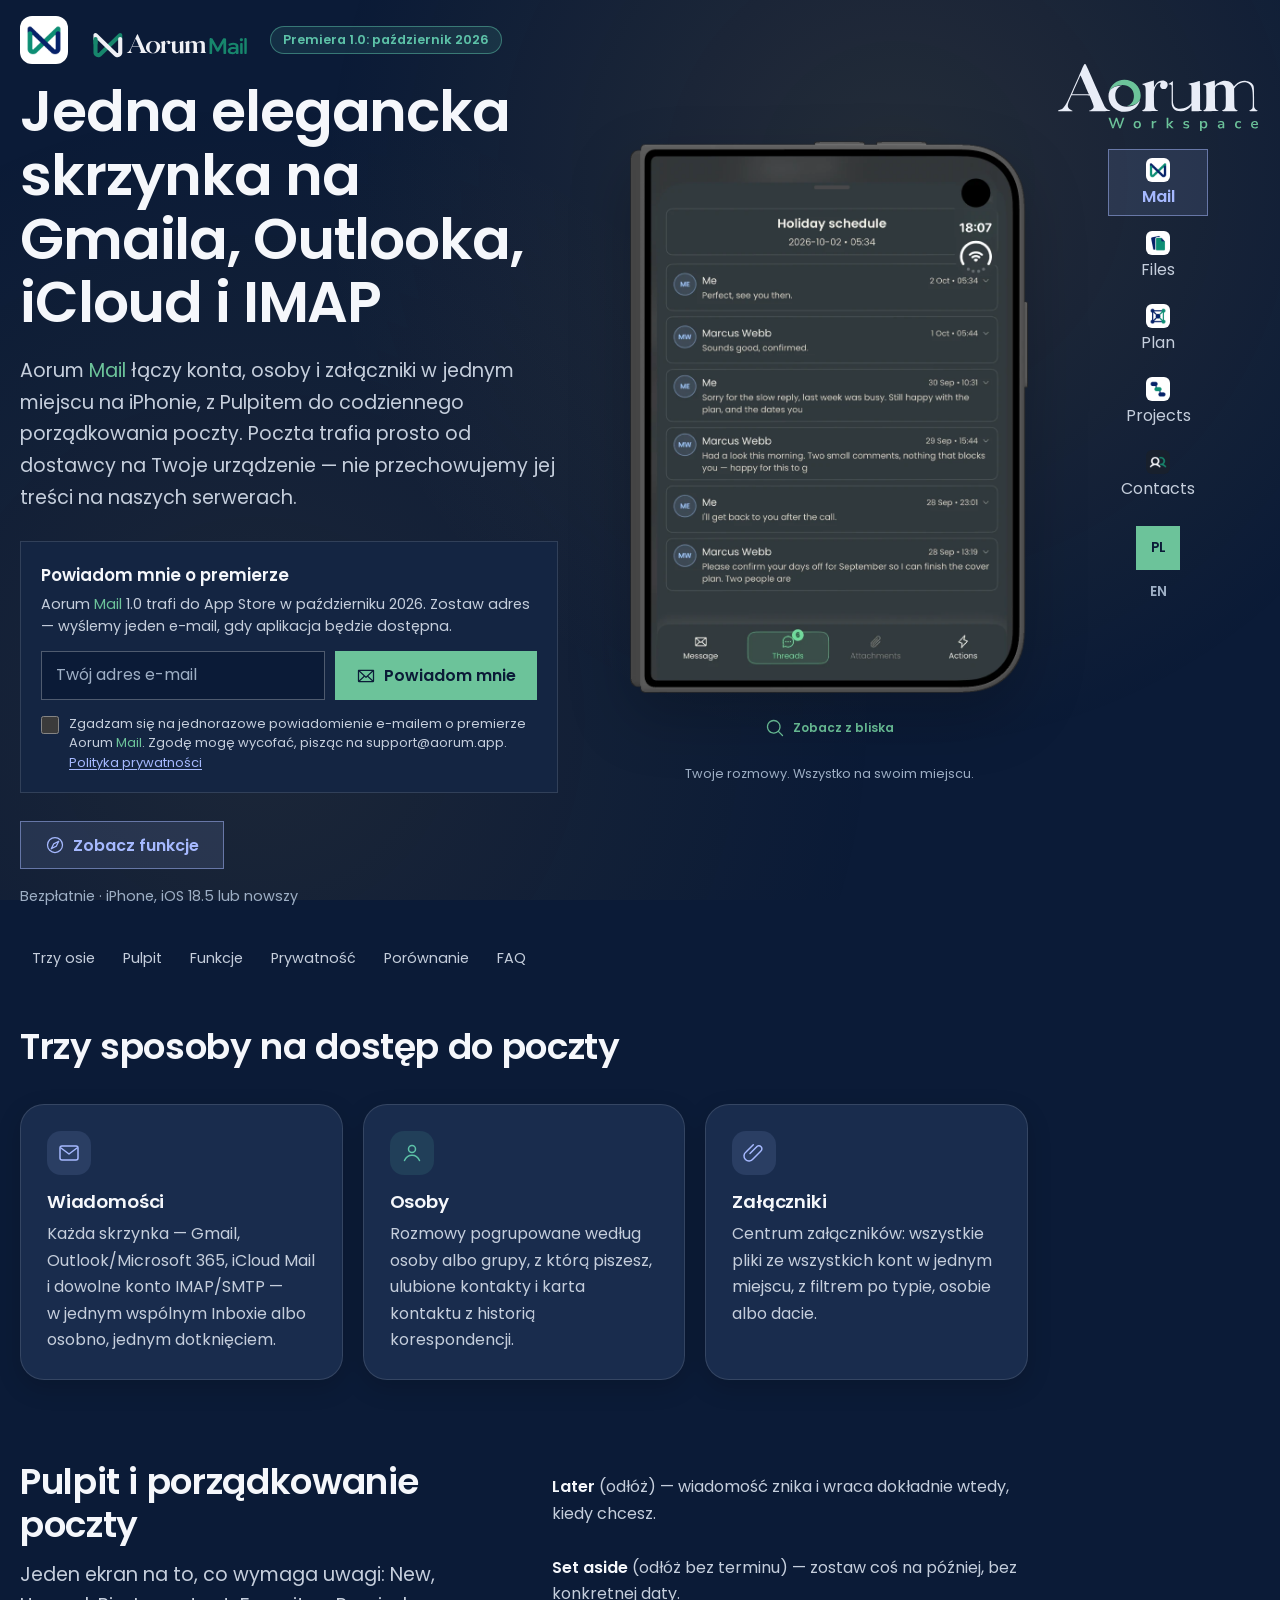
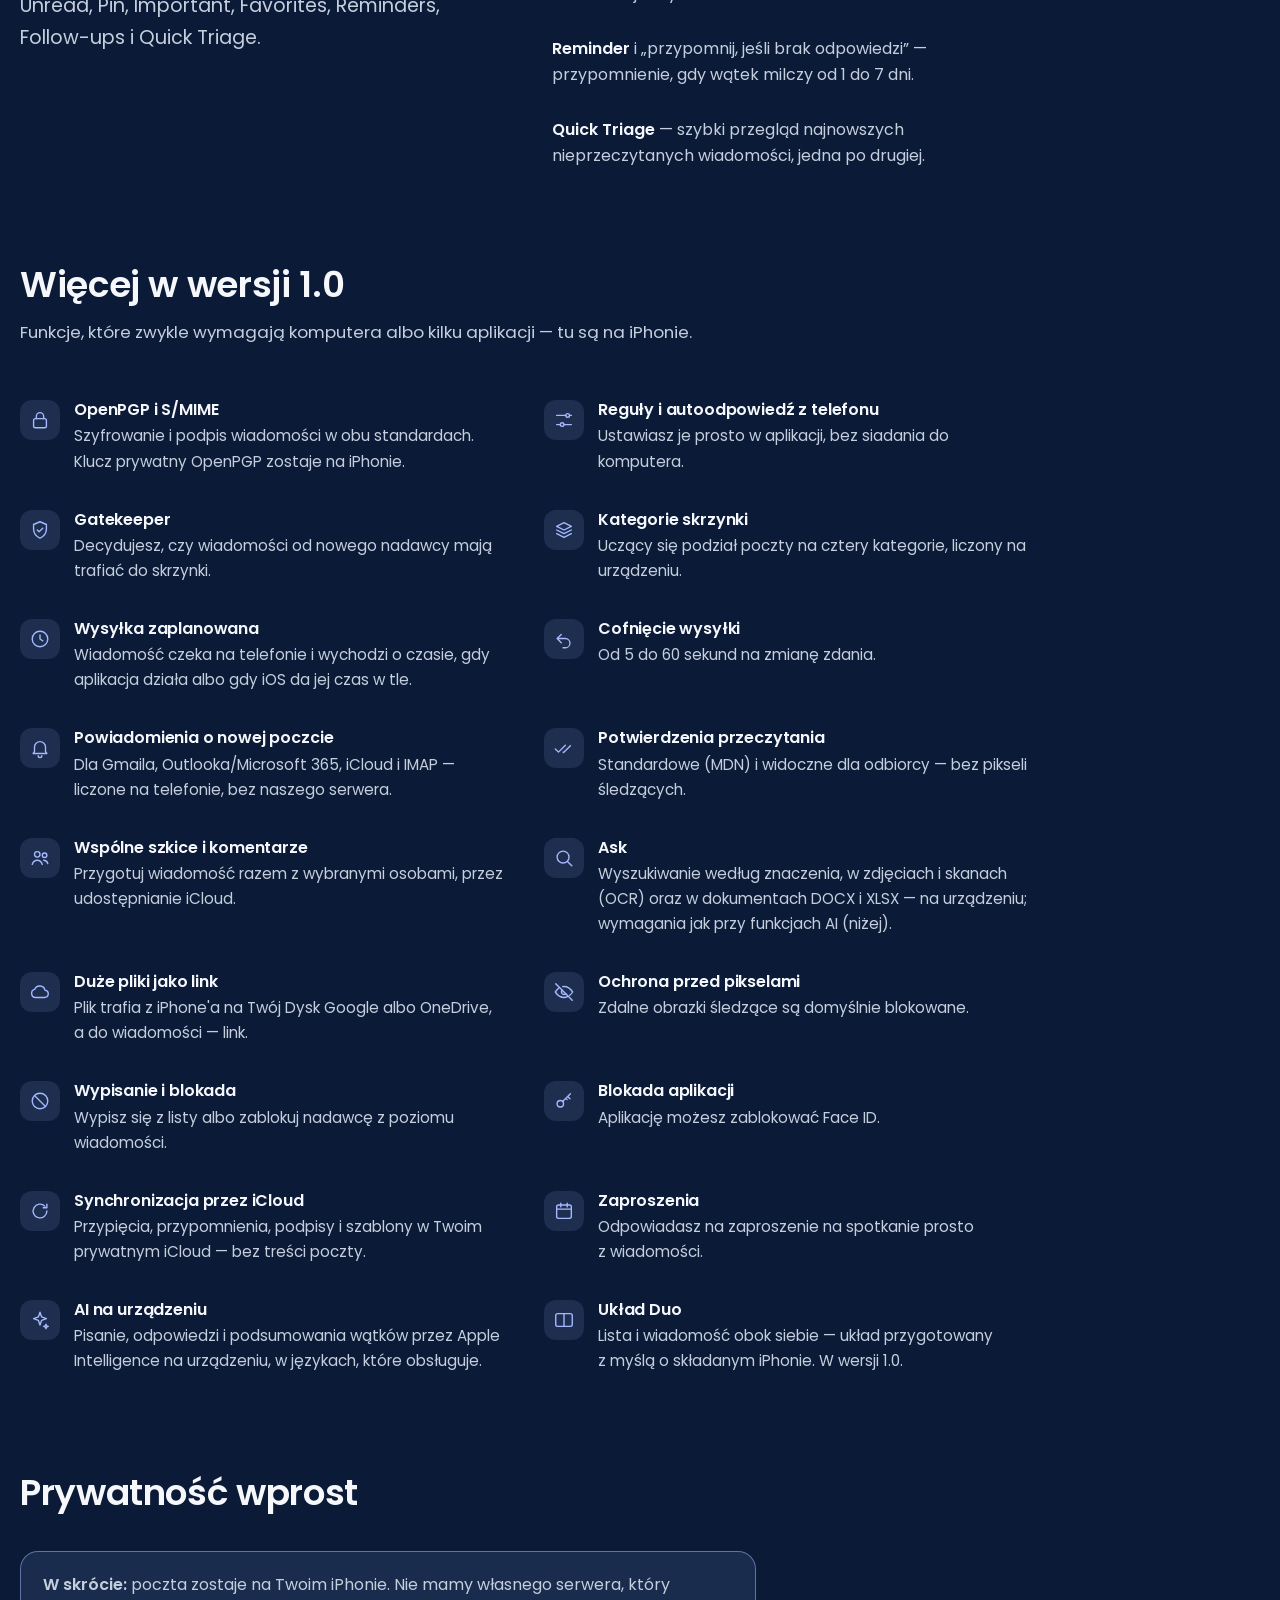
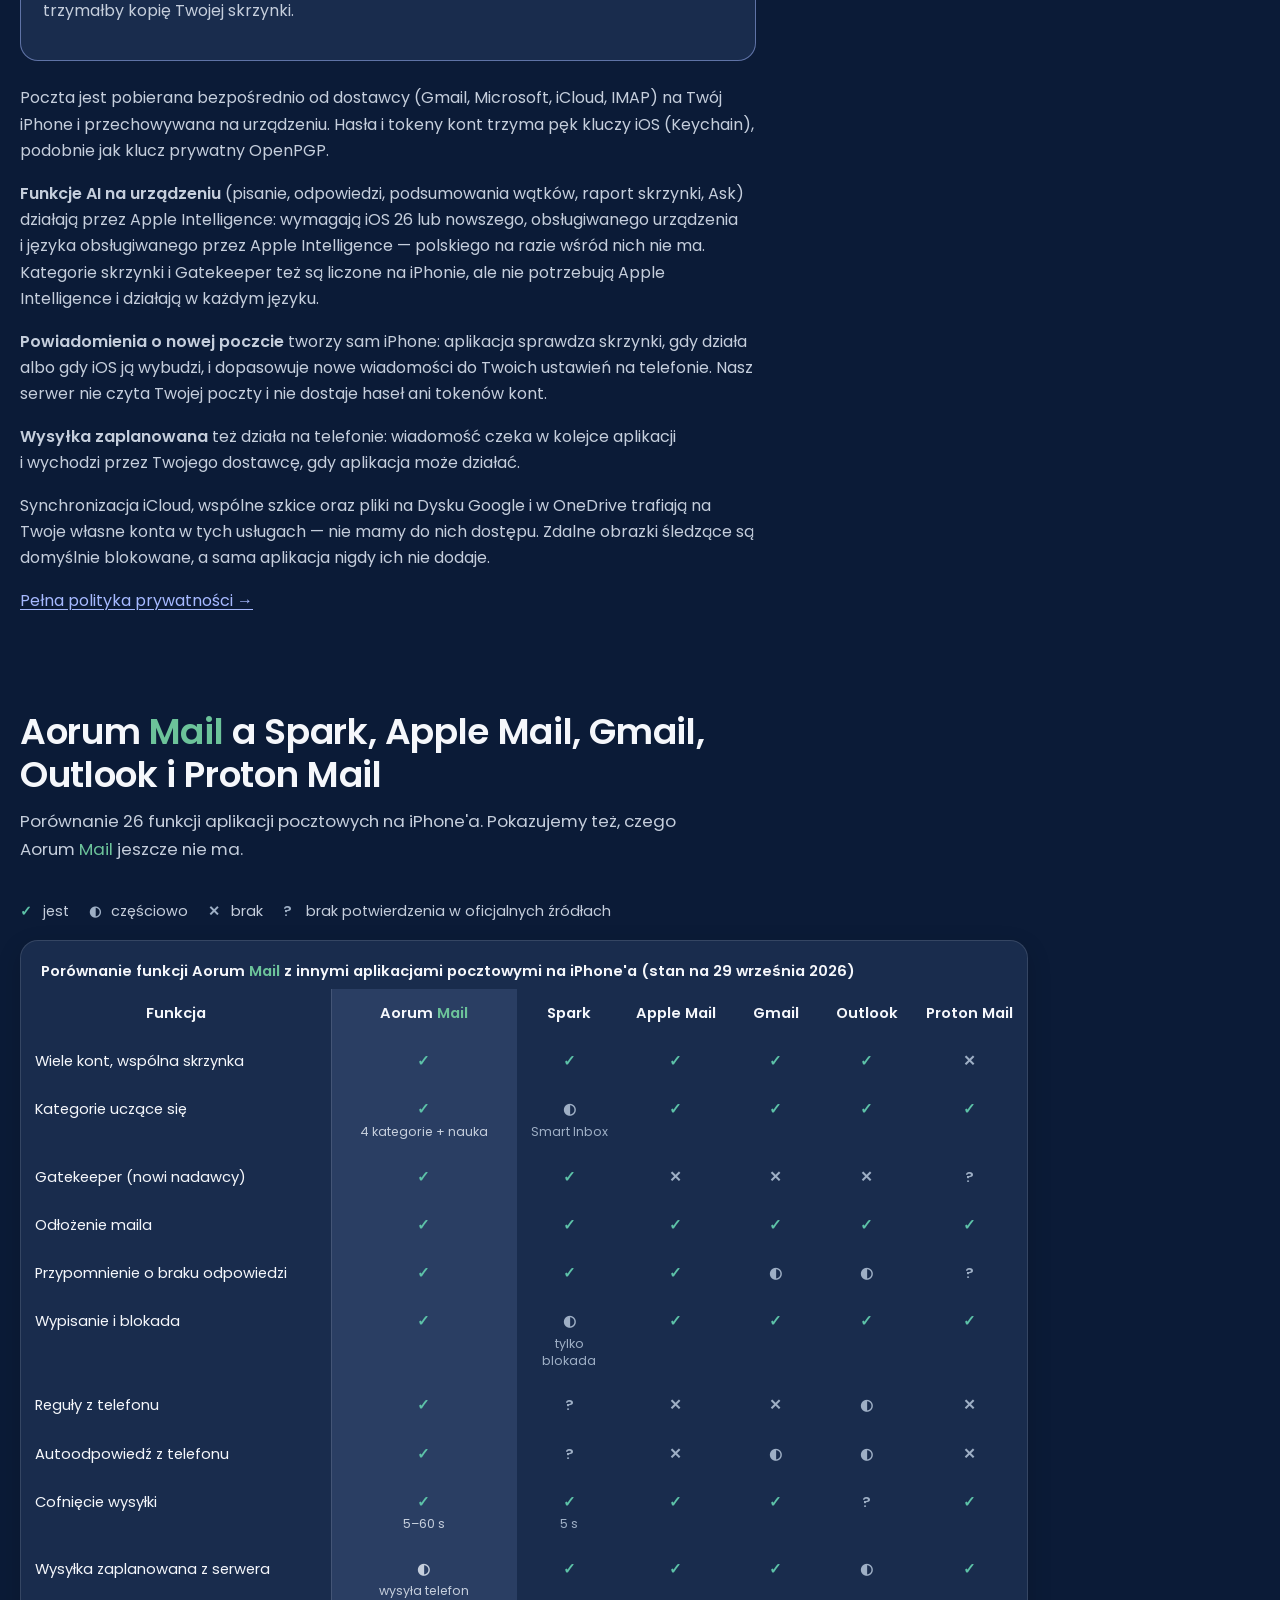
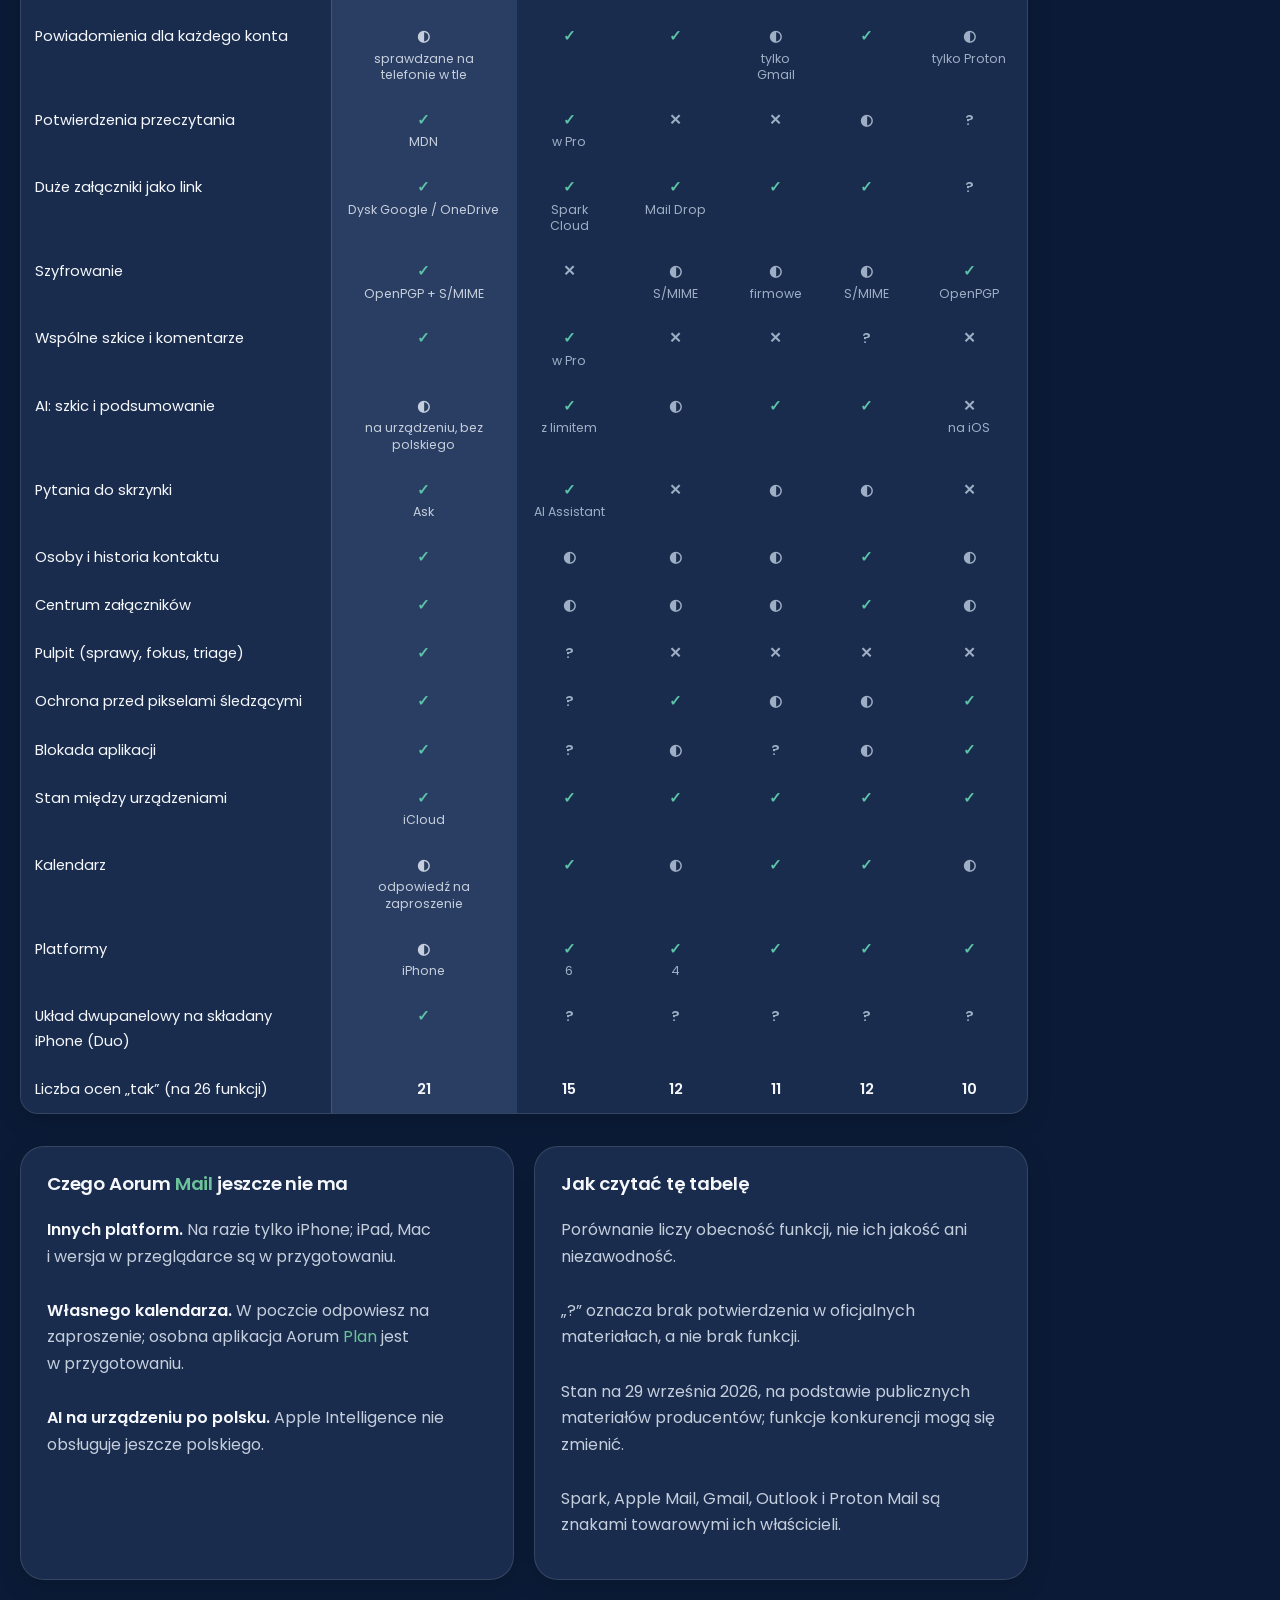
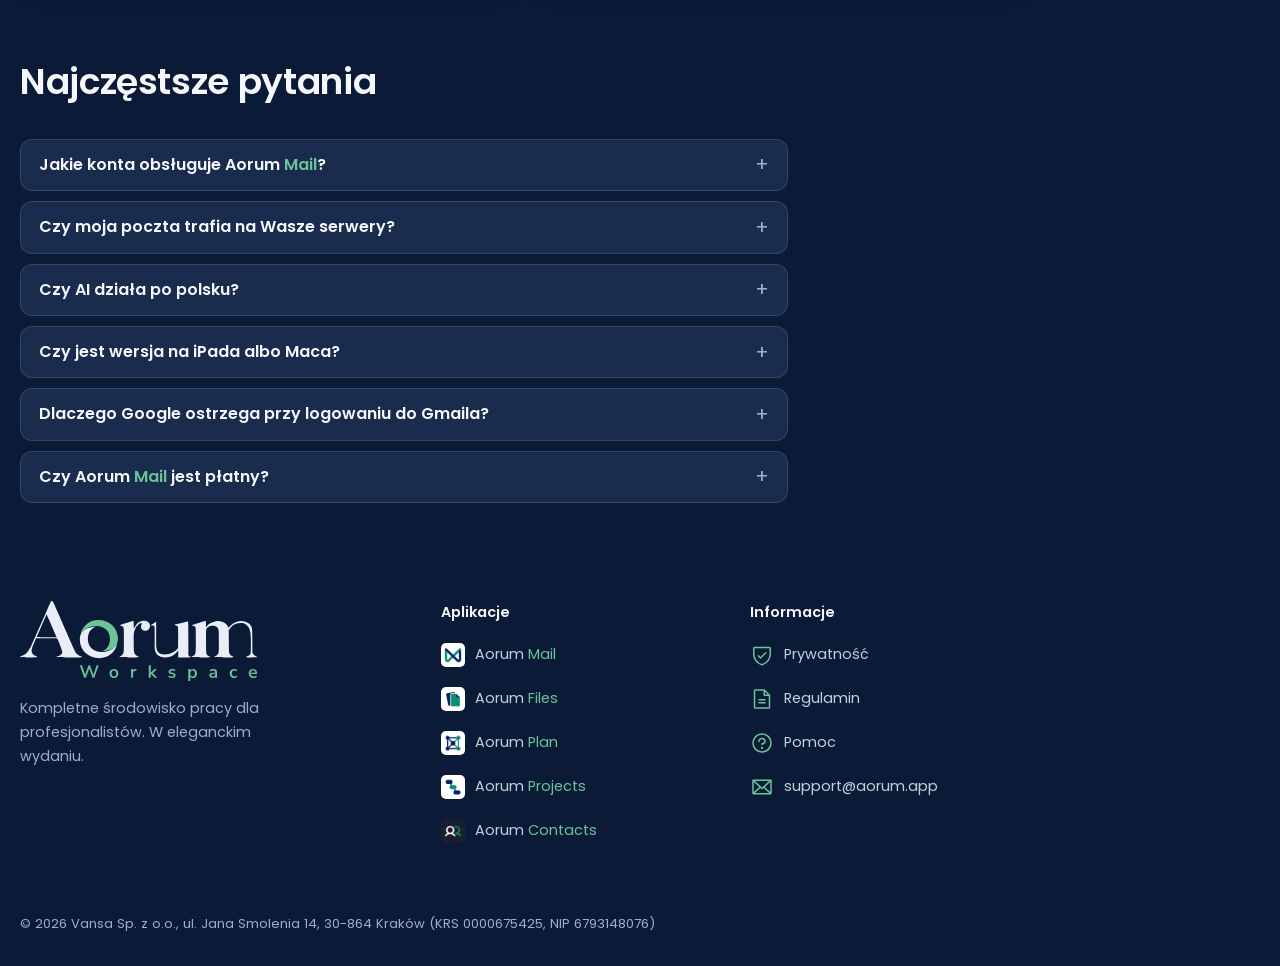
<file: mail/index.html>
<!DOCTYPE html>
<html lang="pl">
<head>
<meta charset="UTF-8">
<meta name="viewport" content="width=device-width, initial-scale=1">
<meta name="color-scheme" content="dark">
<title data-en="Aorum Mail — professional email for iPhone">Aorum Mail — profesjonalna poczta na iPhone'a</title>
<meta name="description" content="Aorum Mail: Gmail, Outlook, iCloud i IMAP w jednej skrzynce na iPhonie. Pulpit, Osoby, centrum załączników, OpenPGP i S/MIME. Premiera 1.0: październik 2026." data-en="Aorum Mail: Gmail, Outlook, iCloud and IMAP in one iPhone inbox. Dashboard, People, an attachments hub, OpenPGP and S/MIME. Version 1.0 launches in October 2026.">
<link rel="canonical" href="https://aorum.app/mail/">
<meta property="og:type" content="website">
<meta property="og:site_name" content="Aorum">
<meta property="og:title" content="Aorum Mail — profesjonalna poczta na iPhone'a" data-en="Aorum Mail — professional email for iPhone">
<meta property="og:description" content="Aorum Mail: Gmail, Outlook, iCloud i IMAP w jednej skrzynce na iPhonie. Pulpit, Osoby, centrum załączników, OpenPGP i S/MIME. Premiera 1.0: październik 2026." data-en="Aorum Mail: Gmail, Outlook, iCloud and IMAP in one iPhone inbox. Dashboard, People, an attachments hub, OpenPGP and S/MIME. Version 1.0 launches in October 2026.">
<meta property="og:url" content="https://aorum.app/mail/">
<meta property="og:image" content="https://aorum.app/assets/og-aorum.png?v=44ec06deefb1">
<meta property="og:image:width" content="1200">
<meta property="og:image:height" content="630">
<meta property="og:locale" content="pl_PL">
<meta property="og:locale:alternate" content="en_US">
<meta name="twitter:card" content="summary_large_image">
<meta name="theme-color" content="#0B1B37">
<link rel="icon" type="image/svg+xml" href="../assets/aorum-circle-workspace-v8.svg?v=303d2d378afb">
<link rel="icon" type="image/png" sizes="32x32" href="../assets/icon-32-dark.png?v=c55a4bd66a23" media="(prefers-color-scheme: dark)">
<link rel="icon" type="image/png" sizes="32x32" href="../assets/icon-32.png?v=68afe5f422b2" media="(prefers-color-scheme: light)">
<link rel="apple-touch-icon" href="../assets/icon-180.png?v=2bcad72b7dd0">
<link rel="manifest" href="../site.webmanifest?v=20f77d7f7c15">
<link rel="stylesheet" href="../site.css?v=7301fc4ed44d">
<script src="../lang-switch.js?v=d2f5f3855a7a"></script>
<script src="../site-interactions.js?v=3cbe38daf92e" defer></script>
</head>
<body>
<a class="skip-link" href="#main"><svg width="20" height="20" aria-hidden="true" focusable="false" xmlns="http://www.w3.org/2000/svg" viewBox="0 0 256 256" fill="currentColor"><path d="M221.66,133.66l-72,72a8,8,0,0,1-11.32-11.32L196.69,136H40a8,8,0,0,1,0-16H196.69L138.34,61.66a8,8,0,0,1,11.32-11.32l72,72A8,8,0,0,1,221.66,133.66Z"/></svg><span class="lang-pl" lang="pl">Przejdź do treści</span><span class="lang-en" lang="en">Skip to content</span></a>
<header class="site-header">
  <div class="site-header__inner">
    <a class="brand brand--workspace" href="../index.html"><picture><source media="(max-width: 1040px)" srcset="../assets/aorum-wordmark-workspace-v8-dark.svg?v=832a82b53ed2" width="633" height="153"><img src="../assets/aorum-workspace-logo-v8-dark.svg?v=c198df8adf02" alt="Aorum Workspace" width="633" height="214"></picture></a>
    <button class="menu-toggle" type="button" aria-expanded="false" aria-controls="site-navigation"><svg width="20" height="20" aria-hidden="true" focusable="false" xmlns="http://www.w3.org/2000/svg" viewBox="0 0 256 256" fill="currentColor"><path d="M128,24A104,104,0,1,0,232,128,104.11,104.11,0,0,0,128,24Zm0,192a88,88,0,1,1,88-88A88.1,88.1,0,0,1,128,216Zm12-88a12,12,0,1,1-12-12A12,12,0,0,1,140,128Zm44,0a12,12,0,1,1-12-12A12,12,0,0,1,184,128Zm-88,0a12,12,0,1,1-12-12A12,12,0,0,1,96,128Z"/></svg>Menu</button>
    <nav class="site-nav" id="site-navigation" aria-label="Aorum">
      <ul>
      <li><a href="../mail/index.html" aria-current="page"><img class="nav-app-icon" src="../assets/aorum-mail-icon.png?v=5b5c8e3285fb" alt="" width="24" height="24">Mail</a></li>
      <li><a href="../files/index.html"><img class="nav-app-icon" src="../assets/aorum-files-icon.png?v=b34d423bf86b" alt="" width="24" height="24">Files</a></li>
      <li><a href="../calendar/index.html"><img class="nav-app-icon" src="../assets/aorum-calendar-icon.png?v=64d8c53612d8" alt="" width="24" height="24">Plan</a></li>
      <li><a href="../projects/index.html"><img class="nav-app-icon" src="../assets/aorum-projects-icon.png?v=ed17d9c58921" alt="" width="24" height="24">Projects</a></li>
      <li><a href="../contacts/index.html"><img class="nav-app-icon" src="../assets/aorum-contacts-icon.png?v=e6930709bab8" alt="" width="24" height="24">Contacts</a></li>
      </ul>
    </nav>
    <div class="header-actions">
    <div class="lang-switch" role="group" aria-label="Wybór języka / Language">
      <button type="button" id="lang-pl-btn" aria-pressed="true"><span>PL</span></button>
      <button type="button" id="lang-en-btn" aria-pressed="false"><span>EN</span></button>
    </div>
    </div>
  </div>
</header>
<main id="main">

<section class="hero hero--product">
  <div class="wrap hero__grid">
    <div>
      <div class="lang-pl" lang="pl">
        <p class="eyebrow eyebrow--logo"><img class="product-app-icon" src="../assets/aorum-mail-icon.png?v=5b5c8e3285fb" alt="" width="48" height="48"><img class="product-logo" src="../assets/aorum-mail-logo-dark.svg?v=522c9b8bc306" alt="Aorum Mail" width="170" height="40"><span class="badge badge--live">Premiera 1.0: październik 2026</span></p>
        <h1>Jedna elegancka skrzynka na Gmaila, Outlooka, iCloud i&nbsp;IMAP</h1>
        <p class="hero__lead"><span class="product-copy">Aorum <span class="product-name">Mail</span> łączy konta, osoby i&nbsp;załączniki w&nbsp;jednym miejscu na iPhonie, z&nbsp;Pulpitem do codziennego porządkowania poczty. Poczta trafia prosto od dostawcy na Twoje urządzenie — nie przechowujemy jej treści na naszych serwerach.</span></p>
      <form class="launch-form" action="https://aorum-launch-notify-c6qhaupygq-lm.a.run.app/v1/signup" method="post" novalidate data-launch-form data-msg-ok="Dziękujemy! Napiszemy jeden raz — w dniu premiery." data-msg-invalid="Wpisz poprawny adres e-mail." data-msg-need-consent="Zaznacz zgodę, żebyśmy mogli napisać." data-msg-busy="Zapisuję…" data-msg-limit="Za dużo prób. Spróbuj za kilka minut." data-msg-error="Nie udało się zapisać. Spróbuj ponownie albo napisz na support@aorum.app." aria-labelledby="launch-form-title-pl">
        <p class="launch-form__title" id="launch-form-title-pl">Powiadom mnie o&nbsp;premierze</p>
        <p class="launch-form__lead"><span class="product-copy">Aorum <span class="product-name">Mail</span> 1.0 trafi do App Store w&nbsp;październiku 2026. Zostaw adres — wyślemy jeden e-mail, gdy aplikacja będzie dostępna.</span></p>
        <div class="launch-form__row">
          <label class="visually-hidden" for="launch-email-pl">Adres e-mail</label>
          <input class="launch-form__input" id="launch-email-pl" type="email" name="email" autocomplete="email" inputmode="email" autocapitalize="off" spellcheck="false" maxlength="254" placeholder="Twój adres e-mail" required>
          <button class="btn btn--primary launch-form__submit" type="submit"><svg width="20" height="20" aria-hidden="true" focusable="false" xmlns="http://www.w3.org/2000/svg" viewBox="0 0 256 256" fill="currentColor"><path d="M224,48H32a8,8,0,0,0-8,8V192a16,16,0,0,0,16,16H216a16,16,0,0,0,16-16V56A8,8,0,0,0,224,48Zm-96,85.15L52.57,64H203.43ZM98.71,128,40,181.81V74.19Zm11.84,10.85,12,11.05a8,8,0,0,0,10.82,0l12-11.05,58,53.15H52.57ZM157.29,128,216,74.18V181.82Z"/></svg><span>Powiadom mnie</span></button>
        </div>
        <label class="launch-form__consent"><input type="checkbox" name="consent" value="on" required><span><span class="product-copy">Zgadzam się na jednorazowe powiadomienie e-mailem o&nbsp;premierze Aorum <span class="product-name">Mail</span>. Zgodę mogę wycofać, pisząc na support@aorum.app. </span><a href="../privacy.html#launch-notify-pl">Polityka prywatności</a></span></label>
        <div class="launch-form__trap" aria-hidden="true"><label>Zostaw to pole puste <input type="text" name="website" tabindex="-1" autocomplete="off"></label></div>
        <input type="hidden" name="lang" value="pl">
        <input type="hidden" name="page" value="/">
        <p class="launch-form__status" role="status" aria-live="polite"></p>
      </form>
        <div class="btn-row">
                    <a class="btn btn--ghost" href="#more"><svg width="20" height="20" aria-hidden="true" focusable="false" xmlns="http://www.w3.org/2000/svg" viewBox="0 0 256 256" fill="currentColor"><path d="M128,24A104,104,0,1,0,232,128,104.11,104.11,0,0,0,128,24Zm0,192a88,88,0,1,1,88-88A88.1,88.1,0,0,1,128,216ZM172.42,72.84l-64,32a8.05,8.05,0,0,0-3.58,3.58l-32,64A8,8,0,0,0,80,184a8.1,8.1,0,0,0,3.58-.84l64-32a8.05,8.05,0,0,0,3.58-3.58l32-64a8,8,0,0,0-10.74-10.74ZM138,138,97.89,158.11,118,118l40.15-20.07Z"/></svg><span>Zobacz funkcje</span></a>
        </div>
        <p class="hero__note">Bezpłatnie · iPhone, iOS 18.5 lub nowszy</p>
      </div>
      <div class="lang-en" lang="en">
        <p class="eyebrow eyebrow--logo"><img class="product-app-icon" src="../assets/aorum-mail-icon.png?v=5b5c8e3285fb" alt="" width="48" height="48"><img class="product-logo" src="../assets/aorum-mail-logo-dark.svg?v=522c9b8bc306" alt="Aorum Mail" width="170" height="40"><span class="badge badge--live">1.0 launches October 2026</span></p>
        <h1>One elegant inbox for Gmail, Outlook, iCloud and&nbsp;IMAP</h1>
        <p class="hero__lead"><span class="product-copy">Aorum <span class="product-name">Mail</span> brings your accounts, people and attachments together on your iPhone, with a&nbsp;Dashboard built for daily triage. Mail comes straight from your provider to your device — we don't store its content on our servers.</span></p>
      <form class="launch-form" action="https://aorum-launch-notify-c6qhaupygq-lm.a.run.app/v1/signup" method="post" novalidate data-launch-form data-msg-ok="Thank you! We'll write once — on launch day." data-msg-invalid="Enter a valid email address." data-msg-need-consent="Tick the consent box so we can write to you." data-msg-busy="Signing you up…" data-msg-limit="Too many attempts. Try again in a few minutes." data-msg-error="Couldn't sign you up. Try again or write to support@aorum.app." aria-labelledby="launch-form-title-en">
        <p class="launch-form__title" id="launch-form-title-en">Notify me at launch</p>
        <p class="launch-form__lead"><span class="product-copy">Aorum <span class="product-name">Mail</span> 1.0 arrives on the App Store in October 2026. Leave your address and we'll send one email when the app is available.</span></p>
        <div class="launch-form__row">
          <label class="visually-hidden" for="launch-email-en">Email address</label>
          <input class="launch-form__input" id="launch-email-en" type="email" name="email" autocomplete="email" inputmode="email" autocapitalize="off" spellcheck="false" maxlength="254" placeholder="Your email address" required>
          <button class="btn btn--primary launch-form__submit" type="submit"><svg width="20" height="20" aria-hidden="true" focusable="false" xmlns="http://www.w3.org/2000/svg" viewBox="0 0 256 256" fill="currentColor"><path d="M224,48H32a8,8,0,0,0-8,8V192a16,16,0,0,0,16,16H216a16,16,0,0,0,16-16V56A8,8,0,0,0,224,48Zm-96,85.15L52.57,64H203.43ZM98.71,128,40,181.81V74.19Zm11.84,10.85,12,11.05a8,8,0,0,0,10.82,0l12-11.05,58,53.15H52.57ZM157.29,128,216,74.18V181.82Z"/></svg><span>Notify me</span></button>
        </div>
        <label class="launch-form__consent"><input type="checkbox" name="consent" value="on" required><span><span class="product-copy">I&nbsp;agree to receive a&nbsp;one-time email about the launch of Aorum <span class="product-name">Mail</span>. I&nbsp;can withdraw consent by writing to support@aorum.app. </span><a href="../privacy.html#launch-notify-en">Privacy Policy</a></span></label>
        <div class="launch-form__trap" aria-hidden="true"><label>Leave this field empty <input type="text" name="website" tabindex="-1" autocomplete="off"></label></div>
        <input type="hidden" name="lang" value="en">
        <input type="hidden" name="page" value="/">
        <p class="launch-form__status" role="status" aria-live="polite"></p>
      </form>
        <div class="btn-row">
                    <a class="btn btn--ghost" href="#more"><svg width="20" height="20" aria-hidden="true" focusable="false" xmlns="http://www.w3.org/2000/svg" viewBox="0 0 256 256" fill="currentColor"><path d="M128,24A104,104,0,1,0,232,128,104.11,104.11,0,0,0,128,24Zm0,192a88,88,0,1,1,88-88A88.1,88.1,0,0,1,128,216ZM172.42,72.84l-64,32a8.05,8.05,0,0,0-3.58,3.58l-32,64A8,8,0,0,0,80,184a8.1,8.1,0,0,0,3.58-.84l64-32a8.05,8.05,0,0,0,3.58-3.58l32-64a8,8,0,0,0-10.74-10.74ZM138,138,97.89,158.11,118,118l40.15-20.07Z"/></svg><span>See features</span></a>
        </div>
        <p class="hero__note">Free · iPhone, iOS 18.5 or later</p>
      </div>
    </div>
    <div class="hero__visual hero__visual--real">
      <figure class="mail-device">
        <a class="screen-link" href="../assets/duo/duo-folded-thread.webp" data-zoom-image data-caption-pl="Rozmowa w Aorum Mail" data-caption-en="A conversation in Aorum Mail">
          <img src="../assets/duo/duo-folded-thread.webp" width="859" height="1192" fetchpriority="high" alt="Aorum Mail — Threads">
          <span class="screen-link__hint"><svg width="20" height="20" aria-hidden="true" focusable="false" xmlns="http://www.w3.org/2000/svg" viewBox="0 0 256 256" fill="currentColor"><path d="M229.66,218.34l-50.07-50.06a88.11,88.11,0,1,0-11.31,11.31l50.06,50.07a8,8,0,0,0,11.32-11.32ZM40,112a72,72,0,1,1,72,72A72.08,72.08,0,0,1,40,112Z"/></svg><span class="lang-pl" lang="pl">Zobacz z&nbsp;bliska</span><span class="lang-en" lang="en">Take a&nbsp;closer look</span></span>
        </a>
        <figcaption><span class="lang-pl" lang="pl">Twoje rozmowy. Wszystko na swoim miejscu.</span><span class="lang-en" lang="en">Your conversations. Everything in its place.</span></figcaption>
      </figure>
    </div>
  </div>
</section>

<nav class="page-nav" aria-label="Aorum Mail">
  <div class="wrap">
    <ul>
      <li><a href="#features"><span class="lang-pl" lang="pl">Trzy osie</span><span class="lang-en" lang="en">Three axes</span></a></li>
      <li><a href="#dashboard"><span class="lang-pl" lang="pl">Pulpit</span><span class="lang-en" lang="en">Dashboard</span></a></li>
      <li><a href="#more"><span class="lang-pl" lang="pl">Funkcje</span><span class="lang-en" lang="en">Features</span></a></li>
      <li><a href="#privacy"><span class="lang-pl" lang="pl">Prywatność</span><span class="lang-en" lang="en">Privacy</span></a></li>
      <li><a href="#compare"><span class="lang-pl" lang="pl">Porównanie</span><span class="lang-en" lang="en">Comparison</span></a></li>
      <li><a href="#faq">FAQ</a></li>
    </ul>
  </div>
</nav>

<section class="section" id="features">
  <div class="wrap">
    <div class="section-head">
      <h2 class="lang-pl" lang="pl">Trzy sposoby na dostęp do poczty</h2>
      <h2 class="lang-en" lang="en">Three ways into your mail</h2>
    </div>
    <div class="grid grid--3">
      <div class="card">
        <span class="card__icon"><svg width="20" height="20" viewBox="0 0 24 24" fill="none" stroke="currentColor" stroke-width="1.5" stroke-linecap="round" stroke-linejoin="round" aria-hidden="true" focusable="false"><rect x="3" y="5" width="18" height="14" rx="2"/><path d="M4 7l8 6 8-6"/></svg></span>
        <div class="lang-pl" lang="pl">
          <h3>Wiadomości</h3>
          <p>Każda skrzynka — Gmail, Outlook/Microsoft 365, iCloud Mail i&nbsp;dowolne konto IMAP/SMTP — w&nbsp;jednym wspólnym Inboxie albo osobno, jednym dotknięciem.</p>
        </div>
        <div class="lang-en" lang="en">
          <h3>Messages</h3>
          <p>Every mailbox — Gmail, Outlook/Microsoft 365, iCloud Mail and any IMAP/SMTP account — in one unified inbox, or one at a&nbsp;time with a&nbsp;tap.</p>
        </div>
      </div>
      <div class="card">
        <span class="card__icon card__icon--green"><svg width="20" height="20" viewBox="0 0 24 24" fill="none" stroke="currentColor" stroke-width="1.5" stroke-linecap="round" stroke-linejoin="round" aria-hidden="true" focusable="false"><circle cx="12" cy="8" r="3.5"/><path d="M4.5 19.5c1.5-3.5 4.8-5.3 7.5-5.3s6 1.8 7.5 5.3"/></svg></span>
        <div class="lang-pl" lang="pl">
          <h3>Osoby</h3>
          <p>Rozmowy pogrupowane według osoby albo grupy, z&nbsp;którą piszesz, ulubione kontakty i&nbsp;karta kontaktu z&nbsp;historią korespondencji.</p>
        </div>
        <div class="lang-en" lang="en">
          <h3>People</h3>
          <p>Conversations grouped by the person or group you're writing to, favourite contacts, and a&nbsp;contact card with your history together.</p>
        </div>
      </div>
      <div class="card">
        <span class="card__icon"><svg width="20" height="20" viewBox="0 0 24 24" fill="none" stroke="currentColor" stroke-width="1.5" stroke-linecap="round" stroke-linejoin="round" aria-hidden="true" focusable="false"><path d="M8 12.5l6.5-6.5a3 3 0 114.2 4.2L11 18a5 5 0 11-7-7l7.3-7.3"/></svg></span>
        <div class="lang-pl" lang="pl">
          <h3>Załączniki</h3>
          <p>Centrum załączników: wszystkie pliki ze wszystkich kont w&nbsp;jednym miejscu, z&nbsp;filtrem po typie, osobie albo dacie.</p>
        </div>
        <div class="lang-en" lang="en">
          <h3>Attachments</h3>
          <p>An attachments hub: every file from every account in one place, filterable by type, person or date.</p>
        </div>
      </div>
    </div>
  </div>
</section>

<section class="section section--alt" id="dashboard">
  <div class="wrap split">
    <div>
      <div class="lang-pl" lang="pl">
        <h2 class="section-title">Pulpit i&nbsp;porządkowanie poczty</h2>
        <p class="hero__lead">Jeden ekran na to, co wymaga uwagi: New, Unread, Pin, Important, Favorites, Reminders, Follow-ups i&nbsp;Quick Triage.</p>
      </div>
      <div class="lang-en" lang="en">
        <h2 class="section-title">Dashboard &amp; triage</h2>
        <p class="hero__lead">A&nbsp;single screen for what needs your attention: New, Unread, Pin, Important, Favorites, Reminders, Follow-ups and Quick Triage.</p>
      </div>
    </div>
    <div>
      <ul class="plain-list lang-pl" lang="pl">
        <li><strong>Later</strong> (odłóż) — wiadomość znika i&nbsp;wraca dokładnie wtedy, kiedy chcesz.</li>
        <li><strong>Set aside</strong> (odłóż bez terminu) — zostaw coś na później, bez konkretnej daty.</li>
        <li><strong>Reminder</strong> i&nbsp;„przypomnij, jeśli brak odpowiedzi” — przypomnienie, gdy wątek milczy od 1 do 7 dni.</li>
        <li><strong>Quick Triage</strong> — szybki przegląd najnowszych nieprzeczytanych wiadomości, jedna po drugiej.</li>
      </ul>
      <ul class="plain-list lang-en" lang="en">
        <li><strong>Later</strong> — push a&nbsp;message aside; it comes back exactly when you asked.</li>
        <li><strong>Set aside</strong> — park something with no deadline.</li>
        <li><strong>Reminder</strong> and “remind me if no reply” — a&nbsp;nudge when a&nbsp;thread stays quiet for 1 to 7 days.</li>
        <li><strong>Quick Triage</strong> — work through your newest unread messages, one at a&nbsp;time.</li>
      </ul>
    </div>
  </div>
</section>

<section class="section" id="more">
  <div class="wrap">
    <div class="section-head">
      <h2 class="lang-pl" lang="pl">Więcej w&nbsp;wersji 1.0</h2>
      <h2 class="lang-en" lang="en">More in version 1.0</h2>
      <p class="lang-pl" lang="pl">Funkcje, które zwykle wymagają komputera albo kilku aplikacji — tu są na iPhonie.</p>
      <p class="lang-en" lang="en">Things that usually need a&nbsp;computer or several apps — here they're on your iPhone.</p>
    </div>

    <ul class="feature-list lang-pl" lang="pl">
      <li><span class="fl-icon"><svg width="20" height="20" viewBox="0 0 24 24" fill="none" stroke="currentColor" stroke-width="1.5" stroke-linecap="round" stroke-linejoin="round" aria-hidden="true" focusable="false"><rect x="5" y="10.5" width="14" height="10" rx="2"/><path d="M8 10.5V8a4 4 0 018 0v2.5"/></svg></span><div><h3>OpenPGP i&nbsp;S/MIME</h3><p>Szyfrowanie i&nbsp;podpis wiadomości w&nbsp;obu standardach. Klucz prywatny OpenPGP zostaje na iPhonie.</p></div></li>
      <li><span class="fl-icon"><svg width="20" height="20" viewBox="0 0 24 24" fill="none" stroke="currentColor" stroke-width="1.5" stroke-linecap="round" stroke-linejoin="round" aria-hidden="true" focusable="false"><path d="M4 7h10M18 7h2M4 17h4M12 17h8"/><circle cx="16" cy="7" r="2"/><circle cx="10" cy="17" r="2"/></svg></span><div><h3>Reguły i&nbsp;autoodpowiedź z&nbsp;telefonu</h3><p>Ustawiasz je prosto w&nbsp;aplikacji, bez siadania do komputera.</p></div></li>
      <li><span class="fl-icon"><svg width="20" height="20" viewBox="0 0 24 24" fill="none" stroke="currentColor" stroke-width="1.5" stroke-linecap="round" stroke-linejoin="round" aria-hidden="true" focusable="false"><path d="M12 3l7 3v5c0 4.5-3 8-7 10-4-2-7-5.5-7-10V6l7-3z"/><path d="M9 12l2 2 4-4"/></svg></span><div><h3>Gatekeeper</h3><p>Decydujesz, czy wiadomości od nowego nadawcy mają trafiać do skrzynki.</p></div></li>
      <li><span class="fl-icon"><svg width="20" height="20" viewBox="0 0 24 24" fill="none" stroke="currentColor" stroke-width="1.5" stroke-linecap="round" stroke-linejoin="round" aria-hidden="true" focusable="false"><path d="M12 4l8 4-8 4-8-4 8-4z"/><path d="M4 12l8 4 8-4"/><path d="M4 16l8 4 8-4"/></svg></span><div><h3>Kategorie skrzynki</h3><p>Uczący się podział poczty na cztery kategorie, liczony na urządzeniu.</p></div></li>
      <li><span class="fl-icon"><svg width="20" height="20" viewBox="0 0 24 24" fill="none" stroke="currentColor" stroke-width="1.5" stroke-linecap="round" stroke-linejoin="round" aria-hidden="true" focusable="false"><circle cx="12" cy="12" r="8.5"/><path d="M12 7.5V12l3 2"/></svg></span><div><h3>Wysyłka zaplanowana</h3><p>Wiadomość czeka na telefonie i&nbsp;wychodzi o&nbsp;czasie, gdy aplikacja działa albo gdy iOS da jej czas w&nbsp;tle.</p></div></li>
      <li><span class="fl-icon"><svg width="20" height="20" viewBox="0 0 24 24" fill="none" stroke="currentColor" stroke-width="1.5" stroke-linecap="round" stroke-linejoin="round" aria-hidden="true" focusable="false"><path d="M9 7l-4.5 4.5L9 16"/><path d="M5 11.5h8.5a5 5 0 010 10H11"/></svg></span><div><h3>Cofnięcie wysyłki</h3><p>Od 5 do 60 sekund na zmianę zdania.</p></div></li>
      <li><span class="fl-icon"><svg width="20" height="20" viewBox="0 0 24 24" fill="none" stroke="currentColor" stroke-width="1.5" stroke-linecap="round" stroke-linejoin="round" aria-hidden="true" focusable="false"><path d="M6 16v-5a6 6 0 0112 0v5l1.5 2h-15L6 16z"/><path d="M10 20.5a2 2 0 004 0"/></svg></span><div><h3>Powiadomienia o&nbsp;nowej poczcie</h3><p>Dla Gmaila, Outlooka/Microsoft 365, iCloud i&nbsp;IMAP — liczone na telefonie, bez naszego serwera.</p></div></li>
      <li><span class="fl-icon"><svg width="20" height="20" viewBox="0 0 24 24" fill="none" stroke="currentColor" stroke-width="1.5" stroke-linecap="round" stroke-linejoin="round" aria-hidden="true" focusable="false"><path d="M2.5 13l3.5 3.5L13.5 9"/><path d="M11 16.5l.5.5L19 9.5"/></svg></span><div><h3>Potwierdzenia przeczytania</h3><p>Standardowe (MDN) i&nbsp;widoczne dla odbiorcy — bez pikseli śledzących.</p></div></li>
      <li><span class="fl-icon"><svg width="20" height="20" viewBox="0 0 24 24" fill="none" stroke="currentColor" stroke-width="1.5" stroke-linecap="round" stroke-linejoin="round" aria-hidden="true" focusable="false"><circle cx="9" cy="8" r="3"/><path d="M3.5 19c1-3 3.2-4.5 5.5-4.5s4.5 1.5 5.5 4.5"/><circle cx="17" cy="9" r="2.5"/><path d="M16 14.5c2 0 3.8 1.2 4.5 3.5"/></svg></span><div><h3>Wspólne szkice i&nbsp;komentarze</h3><p>Przygotuj wiadomość razem z&nbsp;wybranymi osobami, przez udostępnianie iCloud.</p></div></li>
      <li><span class="fl-icon"><svg width="20" height="20" viewBox="0 0 24 24" fill="none" stroke="currentColor" stroke-width="1.5" stroke-linecap="round" stroke-linejoin="round" aria-hidden="true" focusable="false"><circle cx="11" cy="11" r="6.5"/><path d="M16 16l4.5 4.5"/></svg></span><div><h3>Ask</h3><p>Wyszukiwanie według znaczenia, w&nbsp;zdjęciach i&nbsp;skanach (OCR) oraz w&nbsp;dokumentach DOCX i&nbsp;XLSX — na urządzeniu; wymagania jak przy funkcjach AI (niżej).</p></div></li>
      <li><span class="fl-icon"><svg width="20" height="20" viewBox="0 0 24 24" fill="none" stroke="currentColor" stroke-width="1.5" stroke-linecap="round" stroke-linejoin="round" aria-hidden="true" focusable="false"><path d="M7 18h10a4 4 0 00.5-7.97A6 6 0 006.1 9.2 4.5 4.5 0 007 18z"/></svg></span><div><h3>Duże pliki jako link</h3><p>Plik trafia z&nbsp;iPhone'a na Twój Dysk Google albo OneDrive, a&nbsp;do wiadomości — link.</p></div></li>
      <li><span class="fl-icon"><svg width="20" height="20" viewBox="0 0 24 24" fill="none" stroke="currentColor" stroke-width="1.5" stroke-linecap="round" stroke-linejoin="round" aria-hidden="true" focusable="false"><path d="M3 3l18 18"/><path d="M10.6 6.1c.5-.1.9-.1 1.4-.1 5 0 8.5 4.5 9.5 6-.5.8-1.6 2.3-3.2 3.6"/><path d="M6.3 7.8C4.6 9 3.3 10.8 2.5 12c1 1.5 4.5 6 9.5 6 1.4 0 2.7-.3 3.8-.9"/><path d="M9.9 9.9a3 3 0 004.2 4.2"/></svg></span><div><h3>Ochrona przed pikselami</h3><p>Zdalne obrazki śledzące są domyślnie blokowane.</p></div></li>
      <li><span class="fl-icon"><svg width="20" height="20" viewBox="0 0 24 24" fill="none" stroke="currentColor" stroke-width="1.5" stroke-linecap="round" stroke-linejoin="round" aria-hidden="true" focusable="false"><circle cx="12" cy="12" r="8.5"/><path d="M6 6l12 12"/></svg></span><div><h3>Wypisanie i&nbsp;blokada</h3><p>Wypisz się z&nbsp;listy albo zablokuj nadawcę z&nbsp;poziomu wiadomości.</p></div></li>
      <li><span class="fl-icon"><svg width="20" height="20" viewBox="0 0 24 24" fill="none" stroke="currentColor" stroke-width="1.5" stroke-linecap="round" stroke-linejoin="round" aria-hidden="true" focusable="false"><circle cx="8" cy="15" r="3.5"/><path d="M10.5 12.5L19 4M16 7l2.5 2.5M14 9l1.5 1.5"/></svg></span><div><h3>Blokada aplikacji</h3><p>Aplikację możesz zablokować Face ID.</p></div></li>
      <li><span class="fl-icon"><svg width="20" height="20" viewBox="0 0 24 24" fill="none" stroke="currentColor" stroke-width="1.5" stroke-linecap="round" stroke-linejoin="round" aria-hidden="true" focusable="false"><path d="M19.5 12a7.5 7.5 0 11-2.2-5.3"/><path d="M19.5 4.5v4h-4"/></svg></span><div><h3>Synchronizacja przez iCloud</h3><p>Przypięcia, przypomnienia, podpisy i&nbsp;szablony w&nbsp;Twoim prywatnym iCloud — bez treści poczty.</p></div></li>
      <li><span class="fl-icon"><svg width="20" height="20" viewBox="0 0 24 24" fill="none" stroke="currentColor" stroke-width="1.5" stroke-linecap="round" stroke-linejoin="round" aria-hidden="true" focusable="false"><rect x="4" y="5.5" width="16" height="14.5" rx="2"/><path d="M4 10h16M8.5 3.5v4M15.5 3.5v4"/></svg></span><div><h3>Zaproszenia</h3><p>Odpowiadasz na zaproszenie na spotkanie prosto z&nbsp;wiadomości.</p></div></li>
      <li><span class="fl-icon"><svg width="20" height="20" viewBox="0 0 24 24" fill="none" stroke="currentColor" stroke-width="1.5" stroke-linecap="round" stroke-linejoin="round" aria-hidden="true" focusable="false"><path d="M12 3.5l1.8 5.2 5.2 1.8-5.2 1.8-1.8 5.2-1.8-5.2L5 10.5l5.2-1.8z"/><path d="M18.5 16.5l.7 1.8 1.8.7-1.8.7-.7 1.8-.7-1.8-1.8-.7 1.8-.7z"/></svg></span><div><h3>AI na urządzeniu</h3><p>Pisanie, odpowiedzi i&nbsp;podsumowania wątków przez Apple Intelligence na urządzeniu, w&nbsp;językach, które obsługuje.</p></div></li>
      <li><span class="fl-icon"><svg width="20" height="20" viewBox="0 0 24 24" fill="none" stroke="currentColor" stroke-width="1.5" stroke-linecap="round" stroke-linejoin="round" aria-hidden="true" focusable="false"><rect x="3" y="5" width="18" height="14" rx="2"/><path d="M12 5v14"/></svg></span><div><h3>Układ Duo</h3><p>Lista i&nbsp;wiadomość obok siebie — układ przygotowany z&nbsp;myślą o&nbsp;składanym iPhonie. W&nbsp;wersji 1.0.</p></div></li>
    </ul>

    <ul class="feature-list lang-en" lang="en">
      <li><span class="fl-icon"><svg width="20" height="20" viewBox="0 0 24 24" fill="none" stroke="currentColor" stroke-width="1.5" stroke-linecap="round" stroke-linejoin="round" aria-hidden="true" focusable="false"><rect x="5" y="10.5" width="14" height="10" rx="2"/><path d="M8 10.5V8a4 4 0 018 0v2.5"/></svg></span><div><h3>OpenPGP and S/MIME</h3><p>Encrypt and sign messages with either standard. Your OpenPGP private key stays on your iPhone.</p></div></li>
      <li><span class="fl-icon"><svg width="20" height="20" viewBox="0 0 24 24" fill="none" stroke="currentColor" stroke-width="1.5" stroke-linecap="round" stroke-linejoin="round" aria-hidden="true" focusable="false"><path d="M4 7h10M18 7h2M4 17h4M12 17h8"/><circle cx="16" cy="7" r="2"/><circle cx="10" cy="17" r="2"/></svg></span><div><h3>Rules and auto-reply from your phone</h3><p>Set them up right in the app — no computer needed.</p></div></li>
      <li><span class="fl-icon"><svg width="20" height="20" viewBox="0 0 24 24" fill="none" stroke="currentColor" stroke-width="1.5" stroke-linecap="round" stroke-linejoin="round" aria-hidden="true" focusable="false"><path d="M12 3l7 3v5c0 4.5-3 8-7 10-4-2-7-5.5-7-10V6l7-3z"/><path d="M9 12l2 2 4-4"/></svg></span><div><h3>Gatekeeper</h3><p>You decide whether mail from a&nbsp;new sender reaches your inbox.</p></div></li>
      <li><span class="fl-icon"><svg width="20" height="20" viewBox="0 0 24 24" fill="none" stroke="currentColor" stroke-width="1.5" stroke-linecap="round" stroke-linejoin="round" aria-hidden="true" focusable="false"><path d="M12 4l8 4-8 4-8-4 8-4z"/><path d="M4 12l8 4 8-4"/><path d="M4 16l8 4 8-4"/></svg></span><div><h3>Inbox categories</h3><p>A&nbsp;learning split into four categories, worked out on the device.</p></div></li>
      <li><span class="fl-icon"><svg width="20" height="20" viewBox="0 0 24 24" fill="none" stroke="currentColor" stroke-width="1.5" stroke-linecap="round" stroke-linejoin="round" aria-hidden="true" focusable="false"><circle cx="12" cy="12" r="8.5"/><path d="M12 7.5V12l3 2"/></svg></span><div><h3>Scheduled sending</h3><p>The message waits on the phone and goes out on time while the app runs or when iOS gives it time in the background.</p></div></li>
      <li><span class="fl-icon"><svg width="20" height="20" viewBox="0 0 24 24" fill="none" stroke="currentColor" stroke-width="1.5" stroke-linecap="round" stroke-linejoin="round" aria-hidden="true" focusable="false"><path d="M9 7l-4.5 4.5L9 16"/><path d="M5 11.5h8.5a5 5 0 010 10H11"/></svg></span><div><h3>Undo send</h3><p>Between 5 and 60 seconds to change your mind.</p></div></li>
      <li><span class="fl-icon"><svg width="20" height="20" viewBox="0 0 24 24" fill="none" stroke="currentColor" stroke-width="1.5" stroke-linecap="round" stroke-linejoin="round" aria-hidden="true" focusable="false"><path d="M6 16v-5a6 6 0 0112 0v5l1.5 2h-15L6 16z"/><path d="M10 20.5a2 2 0 004 0"/></svg></span><div><h3>New-mail notifications</h3><p>For Gmail, Outlook/Microsoft 365, iCloud and IMAP — worked out on the phone, without our server.</p></div></li>
      <li><span class="fl-icon"><svg width="20" height="20" viewBox="0 0 24 24" fill="none" stroke="currentColor" stroke-width="1.5" stroke-linecap="round" stroke-linejoin="round" aria-hidden="true" focusable="false"><path d="M2.5 13l3.5 3.5L13.5 9"/><path d="M11 16.5l.5.5L19 9.5"/></svg></span><div><h3>Read receipts</h3><p>Standard (MDN) and visible to the recipient — no tracking pixels.</p></div></li>
      <li><span class="fl-icon"><svg width="20" height="20" viewBox="0 0 24 24" fill="none" stroke="currentColor" stroke-width="1.5" stroke-linecap="round" stroke-linejoin="round" aria-hidden="true" focusable="false"><circle cx="9" cy="8" r="3"/><path d="M3.5 19c1-3 3.2-4.5 5.5-4.5s4.5 1.5 5.5 4.5"/><circle cx="17" cy="9" r="2.5"/><path d="M16 14.5c2 0 3.8 1.2 4.5 3.5"/></svg></span><div><h3>Shared drafts and comments</h3><p>Write a&nbsp;message together with people you choose, through iCloud sharing.</p></div></li>
      <li><span class="fl-icon"><svg width="20" height="20" viewBox="0 0 24 24" fill="none" stroke="currentColor" stroke-width="1.5" stroke-linecap="round" stroke-linejoin="round" aria-hidden="true" focusable="false"><circle cx="11" cy="11" r="6.5"/><path d="M16 16l4.5 4.5"/></svg></span><div><h3>Ask</h3><p>Search by meaning, inside photos and scans (OCR), and in DOCX and XLSX documents — on the device; same requirements as the AI features (below).</p></div></li>
      <li><span class="fl-icon"><svg width="20" height="20" viewBox="0 0 24 24" fill="none" stroke="currentColor" stroke-width="1.5" stroke-linecap="round" stroke-linejoin="round" aria-hidden="true" focusable="false"><path d="M7 18h10a4 4 0 00.5-7.97A6 6 0 006.1 9.2 4.5 4.5 0 007 18z"/></svg></span><div><h3>Large files as links</h3><p>The file goes from your iPhone to your Google Drive or OneDrive, and the message gets a&nbsp;link.</p></div></li>
      <li><span class="fl-icon"><svg width="20" height="20" viewBox="0 0 24 24" fill="none" stroke="currentColor" stroke-width="1.5" stroke-linecap="round" stroke-linejoin="round" aria-hidden="true" focusable="false"><path d="M3 3l18 18"/><path d="M10.6 6.1c.5-.1.9-.1 1.4-.1 5 0 8.5 4.5 9.5 6-.5.8-1.6 2.3-3.2 3.6"/><path d="M6.3 7.8C4.6 9 3.3 10.8 2.5 12c1 1.5 4.5 6 9.5 6 1.4 0 2.7-.3 3.8-.9"/><path d="M9.9 9.9a3 3 0 004.2 4.2"/></svg></span><div><h3>Tracking-pixel protection</h3><p>Remote tracking images are blocked by default.</p></div></li>
      <li><span class="fl-icon"><svg width="20" height="20" viewBox="0 0 24 24" fill="none" stroke="currentColor" stroke-width="1.5" stroke-linecap="round" stroke-linejoin="round" aria-hidden="true" focusable="false"><circle cx="12" cy="12" r="8.5"/><path d="M6 6l12 12"/></svg></span><div><h3>Unsubscribe and block</h3><p>Leave a&nbsp;mailing list or block a&nbsp;sender right from the message.</p></div></li>
      <li><span class="fl-icon"><svg width="20" height="20" viewBox="0 0 24 24" fill="none" stroke="currentColor" stroke-width="1.5" stroke-linecap="round" stroke-linejoin="round" aria-hidden="true" focusable="false"><circle cx="8" cy="15" r="3.5"/><path d="M10.5 12.5L19 4M16 7l2.5 2.5M14 9l1.5 1.5"/></svg></span><div><h3>App lock</h3><p>Lock the app with Face ID.</p></div></li>
      <li><span class="fl-icon"><svg width="20" height="20" viewBox="0 0 24 24" fill="none" stroke="currentColor" stroke-width="1.5" stroke-linecap="round" stroke-linejoin="round" aria-hidden="true" focusable="false"><path d="M19.5 12a7.5 7.5 0 11-2.2-5.3"/><path d="M19.5 4.5v4h-4"/></svg></span><div><h3>iCloud sync</h3><p>Pins, reminders, signatures and templates in your private iCloud — without mail content.</p></div></li>
      <li><span class="fl-icon"><svg width="20" height="20" viewBox="0 0 24 24" fill="none" stroke="currentColor" stroke-width="1.5" stroke-linecap="round" stroke-linejoin="round" aria-hidden="true" focusable="false"><rect x="4" y="5.5" width="16" height="14.5" rx="2"/><path d="M4 10h16M8.5 3.5v4M15.5 3.5v4"/></svg></span><div><h3>Invitations</h3><p>Reply to a&nbsp;meeting invitation right from the message.</p></div></li>
      <li><span class="fl-icon"><svg width="20" height="20" viewBox="0 0 24 24" fill="none" stroke="currentColor" stroke-width="1.5" stroke-linecap="round" stroke-linejoin="round" aria-hidden="true" focusable="false"><path d="M12 3.5l1.8 5.2 5.2 1.8-5.2 1.8-1.8 5.2-1.8-5.2L5 10.5l5.2-1.8z"/><path d="M18.5 16.5l.7 1.8 1.8.7-1.8.7-.7 1.8-.7-1.8-1.8-.7 1.8-.7z"/></svg></span><div><h3>On-device AI</h3><p>Drafting, replies and thread summaries with Apple Intelligence on the device, in the languages it supports.</p></div></li>
      <li><span class="fl-icon"><svg width="20" height="20" viewBox="0 0 24 24" fill="none" stroke="currentColor" stroke-width="1.5" stroke-linecap="round" stroke-linejoin="round" aria-hidden="true" focusable="false"><rect x="3" y="5" width="18" height="14" rx="2"/><path d="M12 5v14"/></svg></span><div><h3>Duo layout</h3><p>List and message side by side — a&nbsp;layout designed with a&nbsp;foldable iPhone in mind. Arrives in version 1.0.</p></div></li>
    </ul>
  </div>
</section>

<section class="section section--alt" id="privacy">
  <div class="wrap">
        <div class="lang-pl" lang="pl">
      <div class="section-head">
        <h2>Prywatność wprost</h2>
      </div>
      <div class="prose">
        <div class="callout"><p><strong>W&nbsp;skrócie:</strong> poczta zostaje na Twoim iPhonie. Nie mamy własnego serwera, który trzymałby kopię Twojej skrzynki.</p></div>
        <p>Poczta jest pobierana bezpośrednio od dostawcy (Gmail, Microsoft, iCloud, IMAP) na Twój iPhone i&nbsp;przechowywana na urządzeniu. Hasła i&nbsp;tokeny kont trzyma pęk kluczy iOS (Keychain), podobnie jak klucz prywatny OpenPGP.</p>
        <p><strong>Funkcje AI na urządzeniu</strong> (pisanie, odpowiedzi, podsumowania wątków, raport skrzynki, Ask) działają przez Apple Intelligence: wymagają iOS 26 lub nowszego, obsługiwanego urządzenia i&nbsp;języka obsługiwanego przez Apple Intelligence — polskiego na razie wśród nich nie ma. Kategorie skrzynki i&nbsp;Gatekeeper też są liczone na iPhonie, ale nie potrzebują Apple Intelligence i&nbsp;działają w&nbsp;każdym języku.</p>
        <p><strong>Powiadomienia o&nbsp;nowej poczcie</strong> tworzy sam iPhone: aplikacja sprawdza skrzynki, gdy działa albo gdy iOS ją wybudzi, i&nbsp;dopasowuje nowe wiadomości do Twoich ustawień na telefonie. Nasz serwer nie czyta Twojej poczty i&nbsp;nie dostaje haseł ani tokenów kont.</p>
        <p><strong>Wysyłka zaplanowana</strong> też działa na telefonie: wiadomość czeka w&nbsp;kolejce aplikacji i&nbsp;wychodzi przez Twojego dostawcę, gdy aplikacja może działać.</p>
        <p>Synchronizacja iCloud, wspólne szkice oraz pliki na Dysku Google i&nbsp;w&nbsp;OneDrive trafiają na Twoje własne konta w&nbsp;tych usługach — nie mamy do nich dostępu. Zdalne obrazki śledzące są domyślnie blokowane, a&nbsp;sama aplikacja nigdy ich nie dodaje.</p>
        <p><a href="../privacy.html">Pełna polityka prywatności →</a></p>
      </div>
    </div>
    <div class="lang-en" lang="en">
      <div class="section-head">
        <h2>Privacy, in plain terms</h2>
      </div>
      <div class="prose">
        <div class="callout"><p><strong>In short:</strong> your mail stays on your iPhone. We have no server of our own that keeps a&nbsp;copy of your mailbox.</p></div>
        <p>Mail is fetched directly from your provider (Gmail, Microsoft, iCloud, IMAP) to your iPhone and stored on the device. Passwords and account tokens live in the iOS keychain, and so does your OpenPGP private key.</p>
        <p><strong>On-device AI features</strong> (drafting, replies, thread summaries, mailbox reports, Ask) use Apple Intelligence: they need iOS 26 or later, a&nbsp;supported device and a&nbsp;language Apple Intelligence supports — Polish isn't one of them yet. Inbox categories and Gatekeeper are also worked out on the iPhone, but they don't need Apple Intelligence and work in any language.</p>
        <p><strong>New-mail notifications</strong> are built by the iPhone itself: the app checks your mailboxes while it runs or when iOS wakes it, and matches new messages against your settings on the phone. Our server does not read your mail and receives no account passwords or tokens.</p>
        <p><strong>Scheduled sending</strong> works on the phone too: the message waits in the app's queue and goes out through your provider when the app can run.</p>
        <p>iCloud sync, shared drafts and files in Google Drive and OneDrive go to your own accounts with those services — we have no access to them. Remote tracking images are blocked by default, and the app itself never adds them.</p>
        <p><a href="../privacy.html">Full privacy policy →</a></p>
      </div>
    </div>
  </div>
</section>


<section class="section section--alt" id="compare">
  <div class="wrap">
                <div class="lang-pl" lang="pl">
      <div class="section-head">
        <h2><span class="product-copy">Aorum <span class="product-name">Mail</span> a&nbsp;Spark, Apple Mail, Gmail, Outlook i&nbsp;Proton Mail</span></h2>
        <p><span class="product-copy">Porównanie 26 funkcji aplikacji pocztowych na iPhone'a. Pokazujemy też, czego Aorum <span class="product-name">Mail</span> jeszcze nie ma.</span></p>
      </div>
      <ul class="legend" aria-label="Legenda"><li><span class="mark mark--yes">✓</span> jest</li><li><span class="mark mark--part">◐</span> częściowo</li><li><span class="mark mark--no">✕</span> brak</li><li><span class="mark mark--unk">?</span> brak potwierdzenia w&nbsp;oficjalnych źródłach</li></ul>
      <p class="scroll-hint">Tabelę przewiniesz w&nbsp;bok.</p>
      <div class="table-scroll" role="region" aria-label="Tabela porównania (przewijana w poziomie)" tabindex="0">
<table class="compare">
  <caption><span class="product-copy">Porównanie funkcji Aorum <span class="product-name">Mail</span> z&nbsp;innymi aplikacjami pocztowymi na iPhone'a (stan na 29 września 2026)</span></caption>
  <thead>
    <tr>
      <th scope="col">Funkcja</th>
      <th scope="col" class="col-aorum"><span class="product-copy">Aorum <span class="product-name">Mail</span></span></th>
      <th scope="col">Spark</th>
      <th scope="col">Apple Mail</th>
      <th scope="col">Gmail</th>
      <th scope="col">Outlook</th>
      <th scope="col">Proton Mail</th>
    </tr>
  </thead>
  <tbody>
    <tr><th scope="row">Wiele kont, wspólna skrzynka</th><td class="col-aorum"><span class="mark mark--yes" aria-hidden="true">✓</span><span class="visually-hidden">tak</span></td><td><span class="mark mark--yes" aria-hidden="true">✓</span><span class="visually-hidden">tak</span></td><td><span class="mark mark--yes" aria-hidden="true">✓</span><span class="visually-hidden">tak</span></td><td><span class="mark mark--yes" aria-hidden="true">✓</span><span class="visually-hidden">tak</span></td><td><span class="mark mark--yes" aria-hidden="true">✓</span><span class="visually-hidden">tak</span></td><td><span class="mark mark--no" aria-hidden="true">✕</span><span class="visually-hidden">nie</span></td></tr>
    <tr><th scope="row">Kategorie uczące się</th><td class="col-aorum"><span class="mark mark--yes" aria-hidden="true">✓</span><span class="visually-hidden">tak</span><span class="cell-note">4 kategorie + nauka</span></td><td><span class="mark mark--part" aria-hidden="true">◐</span><span class="visually-hidden">częściowo</span><span class="cell-note">Smart Inbox</span></td><td><span class="mark mark--yes" aria-hidden="true">✓</span><span class="visually-hidden">tak</span></td><td><span class="mark mark--yes" aria-hidden="true">✓</span><span class="visually-hidden">tak</span></td><td><span class="mark mark--yes" aria-hidden="true">✓</span><span class="visually-hidden">tak</span></td><td><span class="mark mark--yes" aria-hidden="true">✓</span><span class="visually-hidden">tak</span></td></tr>
    <tr><th scope="row">Gatekeeper (nowi nadawcy)</th><td class="col-aorum"><span class="mark mark--yes" aria-hidden="true">✓</span><span class="visually-hidden">tak</span></td><td><span class="mark mark--yes" aria-hidden="true">✓</span><span class="visually-hidden">tak</span></td><td><span class="mark mark--no" aria-hidden="true">✕</span><span class="visually-hidden">nie</span></td><td><span class="mark mark--no" aria-hidden="true">✕</span><span class="visually-hidden">nie</span></td><td><span class="mark mark--no" aria-hidden="true">✕</span><span class="visually-hidden">nie</span></td><td><span class="mark mark--unk" aria-hidden="true">?</span><span class="visually-hidden">brak danych</span></td></tr>
    <tr><th scope="row">Odłożenie maila</th><td class="col-aorum"><span class="mark mark--yes" aria-hidden="true">✓</span><span class="visually-hidden">tak</span></td><td><span class="mark mark--yes" aria-hidden="true">✓</span><span class="visually-hidden">tak</span></td><td><span class="mark mark--yes" aria-hidden="true">✓</span><span class="visually-hidden">tak</span></td><td><span class="mark mark--yes" aria-hidden="true">✓</span><span class="visually-hidden">tak</span></td><td><span class="mark mark--yes" aria-hidden="true">✓</span><span class="visually-hidden">tak</span></td><td><span class="mark mark--yes" aria-hidden="true">✓</span><span class="visually-hidden">tak</span></td></tr>
    <tr><th scope="row">Przypomnienie o&nbsp;braku odpowiedzi</th><td class="col-aorum"><span class="mark mark--yes" aria-hidden="true">✓</span><span class="visually-hidden">tak</span></td><td><span class="mark mark--yes" aria-hidden="true">✓</span><span class="visually-hidden">tak</span></td><td><span class="mark mark--yes" aria-hidden="true">✓</span><span class="visually-hidden">tak</span></td><td><span class="mark mark--part" aria-hidden="true">◐</span><span class="visually-hidden">częściowo</span></td><td><span class="mark mark--part" aria-hidden="true">◐</span><span class="visually-hidden">częściowo</span></td><td><span class="mark mark--unk" aria-hidden="true">?</span><span class="visually-hidden">brak danych</span></td></tr>
    <tr><th scope="row">Wypisanie i&nbsp;blokada</th><td class="col-aorum"><span class="mark mark--yes" aria-hidden="true">✓</span><span class="visually-hidden">tak</span></td><td><span class="mark mark--part" aria-hidden="true">◐</span><span class="visually-hidden">częściowo</span><span class="cell-note">tylko blokada</span></td><td><span class="mark mark--yes" aria-hidden="true">✓</span><span class="visually-hidden">tak</span></td><td><span class="mark mark--yes" aria-hidden="true">✓</span><span class="visually-hidden">tak</span></td><td><span class="mark mark--yes" aria-hidden="true">✓</span><span class="visually-hidden">tak</span></td><td><span class="mark mark--yes" aria-hidden="true">✓</span><span class="visually-hidden">tak</span></td></tr>
    <tr><th scope="row">Reguły z&nbsp;telefonu</th><td class="col-aorum"><span class="mark mark--yes" aria-hidden="true">✓</span><span class="visually-hidden">tak</span></td><td><span class="mark mark--unk" aria-hidden="true">?</span><span class="visually-hidden">brak danych</span></td><td><span class="mark mark--no" aria-hidden="true">✕</span><span class="visually-hidden">nie</span></td><td><span class="mark mark--no" aria-hidden="true">✕</span><span class="visually-hidden">nie</span></td><td><span class="mark mark--part" aria-hidden="true">◐</span><span class="visually-hidden">częściowo</span></td><td><span class="mark mark--no" aria-hidden="true">✕</span><span class="visually-hidden">nie</span></td></tr>
    <tr><th scope="row">Autoodpowiedź z&nbsp;telefonu</th><td class="col-aorum"><span class="mark mark--yes" aria-hidden="true">✓</span><span class="visually-hidden">tak</span></td><td><span class="mark mark--unk" aria-hidden="true">?</span><span class="visually-hidden">brak danych</span></td><td><span class="mark mark--no" aria-hidden="true">✕</span><span class="visually-hidden">nie</span></td><td><span class="mark mark--part" aria-hidden="true">◐</span><span class="visually-hidden">częściowo</span></td><td><span class="mark mark--part" aria-hidden="true">◐</span><span class="visually-hidden">częściowo</span></td><td><span class="mark mark--no" aria-hidden="true">✕</span><span class="visually-hidden">nie</span></td></tr>
    <tr><th scope="row">Cofnięcie wysyłki</th><td class="col-aorum"><span class="mark mark--yes" aria-hidden="true">✓</span><span class="visually-hidden">tak</span><span class="cell-note">5–60 s</span></td><td><span class="mark mark--yes" aria-hidden="true">✓</span><span class="visually-hidden">tak</span><span class="cell-note">5 s</span></td><td><span class="mark mark--yes" aria-hidden="true">✓</span><span class="visually-hidden">tak</span></td><td><span class="mark mark--yes" aria-hidden="true">✓</span><span class="visually-hidden">tak</span></td><td><span class="mark mark--unk" aria-hidden="true">?</span><span class="visually-hidden">brak danych</span></td><td><span class="mark mark--yes" aria-hidden="true">✓</span><span class="visually-hidden">tak</span></td></tr>
    <tr><th scope="row">Wysyłka zaplanowana z&nbsp;serwera</th><td class="col-aorum"><span class="mark mark--part" aria-hidden="true">◐</span><span class="visually-hidden">częściowo</span><span class="cell-note">wysyła telefon</span></td><td><span class="mark mark--yes" aria-hidden="true">✓</span><span class="visually-hidden">tak</span></td><td><span class="mark mark--yes" aria-hidden="true">✓</span><span class="visually-hidden">tak</span></td><td><span class="mark mark--yes" aria-hidden="true">✓</span><span class="visually-hidden">tak</span></td><td><span class="mark mark--part" aria-hidden="true">◐</span><span class="visually-hidden">częściowo</span></td><td><span class="mark mark--yes" aria-hidden="true">✓</span><span class="visually-hidden">tak</span></td></tr>
    <tr><th scope="row">Powiadomienia dla każdego konta</th><td class="col-aorum"><span class="mark mark--part" aria-hidden="true">◐</span><span class="visually-hidden">częściowo</span><span class="cell-note">sprawdzane na telefonie w&nbsp;tle</span></td><td><span class="mark mark--yes" aria-hidden="true">✓</span><span class="visually-hidden">tak</span></td><td><span class="mark mark--yes" aria-hidden="true">✓</span><span class="visually-hidden">tak</span></td><td><span class="mark mark--part" aria-hidden="true">◐</span><span class="visually-hidden">częściowo</span><span class="cell-note">tylko Gmail</span></td><td><span class="mark mark--yes" aria-hidden="true">✓</span><span class="visually-hidden">tak</span></td><td><span class="mark mark--part" aria-hidden="true">◐</span><span class="visually-hidden">częściowo</span><span class="cell-note">tylko Proton</span></td></tr>
    <tr><th scope="row">Potwierdzenia przeczytania</th><td class="col-aorum"><span class="mark mark--yes" aria-hidden="true">✓</span><span class="visually-hidden">tak</span><span class="cell-note">MDN</span></td><td><span class="mark mark--yes" aria-hidden="true">✓</span><span class="visually-hidden">tak</span><span class="cell-note">w&nbsp;Pro</span></td><td><span class="mark mark--no" aria-hidden="true">✕</span><span class="visually-hidden">nie</span></td><td><span class="mark mark--no" aria-hidden="true">✕</span><span class="visually-hidden">nie</span></td><td><span class="mark mark--part" aria-hidden="true">◐</span><span class="visually-hidden">częściowo</span></td><td><span class="mark mark--unk" aria-hidden="true">?</span><span class="visually-hidden">brak danych</span></td></tr>
    <tr><th scope="row">Duże załączniki jako link</th><td class="col-aorum"><span class="mark mark--yes" aria-hidden="true">✓</span><span class="visually-hidden">tak</span><span class="cell-note">Dysk Google / OneDrive</span></td><td><span class="mark mark--yes" aria-hidden="true">✓</span><span class="visually-hidden">tak</span><span class="cell-note">Spark Cloud</span></td><td><span class="mark mark--yes" aria-hidden="true">✓</span><span class="visually-hidden">tak</span><span class="cell-note">Mail Drop</span></td><td><span class="mark mark--yes" aria-hidden="true">✓</span><span class="visually-hidden">tak</span></td><td><span class="mark mark--yes" aria-hidden="true">✓</span><span class="visually-hidden">tak</span></td><td><span class="mark mark--unk" aria-hidden="true">?</span><span class="visually-hidden">brak danych</span></td></tr>
    <tr><th scope="row">Szyfrowanie</th><td class="col-aorum"><span class="mark mark--yes" aria-hidden="true">✓</span><span class="visually-hidden">tak</span><span class="cell-note">OpenPGP + S/MIME</span></td><td><span class="mark mark--no" aria-hidden="true">✕</span><span class="visually-hidden">nie</span></td><td><span class="mark mark--part" aria-hidden="true">◐</span><span class="visually-hidden">częściowo</span><span class="cell-note">S/MIME</span></td><td><span class="mark mark--part" aria-hidden="true">◐</span><span class="visually-hidden">częściowo</span><span class="cell-note">firmowe</span></td><td><span class="mark mark--part" aria-hidden="true">◐</span><span class="visually-hidden">częściowo</span><span class="cell-note">S/MIME</span></td><td><span class="mark mark--yes" aria-hidden="true">✓</span><span class="visually-hidden">tak</span><span class="cell-note">OpenPGP</span></td></tr>
    <tr><th scope="row">Wspólne szkice i&nbsp;komentarze</th><td class="col-aorum"><span class="mark mark--yes" aria-hidden="true">✓</span><span class="visually-hidden">tak</span></td><td><span class="mark mark--yes" aria-hidden="true">✓</span><span class="visually-hidden">tak</span><span class="cell-note">w&nbsp;Pro</span></td><td><span class="mark mark--no" aria-hidden="true">✕</span><span class="visually-hidden">nie</span></td><td><span class="mark mark--no" aria-hidden="true">✕</span><span class="visually-hidden">nie</span></td><td><span class="mark mark--unk" aria-hidden="true">?</span><span class="visually-hidden">brak danych</span></td><td><span class="mark mark--no" aria-hidden="true">✕</span><span class="visually-hidden">nie</span></td></tr>
    <tr><th scope="row">AI: szkic i&nbsp;podsumowanie</th><td class="col-aorum"><span class="mark mark--part" aria-hidden="true">◐</span><span class="visually-hidden">częściowo</span><span class="cell-note">na urządzeniu, bez polskiego</span></td><td><span class="mark mark--yes" aria-hidden="true">✓</span><span class="visually-hidden">tak</span><span class="cell-note">z&nbsp;limitem</span></td><td><span class="mark mark--part" aria-hidden="true">◐</span><span class="visually-hidden">częściowo</span></td><td><span class="mark mark--yes" aria-hidden="true">✓</span><span class="visually-hidden">tak</span></td><td><span class="mark mark--yes" aria-hidden="true">✓</span><span class="visually-hidden">tak</span></td><td><span class="mark mark--no" aria-hidden="true">✕</span><span class="visually-hidden">nie</span><span class="cell-note">na iOS</span></td></tr>
    <tr><th scope="row">Pytania do skrzynki</th><td class="col-aorum"><span class="mark mark--yes" aria-hidden="true">✓</span><span class="visually-hidden">tak</span><span class="cell-note">Ask</span></td><td><span class="mark mark--yes" aria-hidden="true">✓</span><span class="visually-hidden">tak</span><span class="cell-note">AI Assistant</span></td><td><span class="mark mark--no" aria-hidden="true">✕</span><span class="visually-hidden">nie</span></td><td><span class="mark mark--part" aria-hidden="true">◐</span><span class="visually-hidden">częściowo</span></td><td><span class="mark mark--part" aria-hidden="true">◐</span><span class="visually-hidden">częściowo</span></td><td><span class="mark mark--no" aria-hidden="true">✕</span><span class="visually-hidden">nie</span></td></tr>
    <tr><th scope="row">Osoby i&nbsp;historia kontaktu</th><td class="col-aorum"><span class="mark mark--yes" aria-hidden="true">✓</span><span class="visually-hidden">tak</span></td><td><span class="mark mark--part" aria-hidden="true">◐</span><span class="visually-hidden">częściowo</span></td><td><span class="mark mark--part" aria-hidden="true">◐</span><span class="visually-hidden">częściowo</span></td><td><span class="mark mark--part" aria-hidden="true">◐</span><span class="visually-hidden">częściowo</span></td><td><span class="mark mark--yes" aria-hidden="true">✓</span><span class="visually-hidden">tak</span></td><td><span class="mark mark--part" aria-hidden="true">◐</span><span class="visually-hidden">częściowo</span></td></tr>
    <tr><th scope="row">Centrum załączników</th><td class="col-aorum"><span class="mark mark--yes" aria-hidden="true">✓</span><span class="visually-hidden">tak</span></td><td><span class="mark mark--part" aria-hidden="true">◐</span><span class="visually-hidden">częściowo</span></td><td><span class="mark mark--part" aria-hidden="true">◐</span><span class="visually-hidden">częściowo</span></td><td><span class="mark mark--part" aria-hidden="true">◐</span><span class="visually-hidden">częściowo</span></td><td><span class="mark mark--yes" aria-hidden="true">✓</span><span class="visually-hidden">tak</span></td><td><span class="mark mark--part" aria-hidden="true">◐</span><span class="visually-hidden">częściowo</span></td></tr>
    <tr><th scope="row">Pulpit (sprawy, fokus, triage)</th><td class="col-aorum"><span class="mark mark--yes" aria-hidden="true">✓</span><span class="visually-hidden">tak</span></td><td><span class="mark mark--unk" aria-hidden="true">?</span><span class="visually-hidden">brak danych</span></td><td><span class="mark mark--no" aria-hidden="true">✕</span><span class="visually-hidden">nie</span></td><td><span class="mark mark--no" aria-hidden="true">✕</span><span class="visually-hidden">nie</span></td><td><span class="mark mark--no" aria-hidden="true">✕</span><span class="visually-hidden">nie</span></td><td><span class="mark mark--no" aria-hidden="true">✕</span><span class="visually-hidden">nie</span></td></tr>
    <tr><th scope="row">Ochrona przed pikselami śledzącymi</th><td class="col-aorum"><span class="mark mark--yes" aria-hidden="true">✓</span><span class="visually-hidden">tak</span></td><td><span class="mark mark--unk" aria-hidden="true">?</span><span class="visually-hidden">brak danych</span></td><td><span class="mark mark--yes" aria-hidden="true">✓</span><span class="visually-hidden">tak</span></td><td><span class="mark mark--part" aria-hidden="true">◐</span><span class="visually-hidden">częściowo</span></td><td><span class="mark mark--part" aria-hidden="true">◐</span><span class="visually-hidden">częściowo</span></td><td><span class="mark mark--yes" aria-hidden="true">✓</span><span class="visually-hidden">tak</span></td></tr>
    <tr><th scope="row">Blokada aplikacji</th><td class="col-aorum"><span class="mark mark--yes" aria-hidden="true">✓</span><span class="visually-hidden">tak</span></td><td><span class="mark mark--unk" aria-hidden="true">?</span><span class="visually-hidden">brak danych</span></td><td><span class="mark mark--part" aria-hidden="true">◐</span><span class="visually-hidden">częściowo</span></td><td><span class="mark mark--unk" aria-hidden="true">?</span><span class="visually-hidden">brak danych</span></td><td><span class="mark mark--part" aria-hidden="true">◐</span><span class="visually-hidden">częściowo</span></td><td><span class="mark mark--yes" aria-hidden="true">✓</span><span class="visually-hidden">tak</span></td></tr>
    <tr><th scope="row">Stan między urządzeniami</th><td class="col-aorum"><span class="mark mark--yes" aria-hidden="true">✓</span><span class="visually-hidden">tak</span><span class="cell-note">iCloud</span></td><td><span class="mark mark--yes" aria-hidden="true">✓</span><span class="visually-hidden">tak</span></td><td><span class="mark mark--yes" aria-hidden="true">✓</span><span class="visually-hidden">tak</span></td><td><span class="mark mark--yes" aria-hidden="true">✓</span><span class="visually-hidden">tak</span></td><td><span class="mark mark--yes" aria-hidden="true">✓</span><span class="visually-hidden">tak</span></td><td><span class="mark mark--yes" aria-hidden="true">✓</span><span class="visually-hidden">tak</span></td></tr>
    <tr><th scope="row">Kalendarz</th><td class="col-aorum"><span class="mark mark--part" aria-hidden="true">◐</span><span class="visually-hidden">częściowo</span><span class="cell-note">odpowiedź na zaproszenie</span></td><td><span class="mark mark--yes" aria-hidden="true">✓</span><span class="visually-hidden">tak</span></td><td><span class="mark mark--part" aria-hidden="true">◐</span><span class="visually-hidden">częściowo</span></td><td><span class="mark mark--yes" aria-hidden="true">✓</span><span class="visually-hidden">tak</span></td><td><span class="mark mark--yes" aria-hidden="true">✓</span><span class="visually-hidden">tak</span></td><td><span class="mark mark--part" aria-hidden="true">◐</span><span class="visually-hidden">częściowo</span></td></tr>
    <tr><th scope="row">Platformy</th><td class="col-aorum"><span class="mark mark--part" aria-hidden="true">◐</span><span class="visually-hidden">częściowo</span><span class="cell-note">iPhone</span></td><td><span class="mark mark--yes" aria-hidden="true">✓</span><span class="visually-hidden">tak</span><span class="cell-note">6</span></td><td><span class="mark mark--yes" aria-hidden="true">✓</span><span class="visually-hidden">tak</span><span class="cell-note">4</span></td><td><span class="mark mark--yes" aria-hidden="true">✓</span><span class="visually-hidden">tak</span></td><td><span class="mark mark--yes" aria-hidden="true">✓</span><span class="visually-hidden">tak</span></td><td><span class="mark mark--yes" aria-hidden="true">✓</span><span class="visually-hidden">tak</span></td></tr>
    <tr><th scope="row">Układ dwupanelowy na składany iPhone (Duo)</th><td class="col-aorum"><span class="mark mark--yes" aria-hidden="true">✓</span><span class="visually-hidden">tak</span></td><td><span class="mark mark--unk" aria-hidden="true">?</span><span class="visually-hidden">brak danych</span></td><td><span class="mark mark--unk" aria-hidden="true">?</span><span class="visually-hidden">brak danych</span></td><td><span class="mark mark--unk" aria-hidden="true">?</span><span class="visually-hidden">brak danych</span></td><td><span class="mark mark--unk" aria-hidden="true">?</span><span class="visually-hidden">brak danych</span></td><td><span class="mark mark--unk" aria-hidden="true">?</span><span class="visually-hidden">brak danych</span></td></tr>
  </tbody>
  <tfoot>
    <tr><th scope="row">Liczba ocen „tak” (na 26 funkcji)</th><td class="col-aorum">21</td><td>15</td><td>12</td><td>11</td><td>12</td><td>10</td></tr>
  </tfoot>
</table>
      </div>
      <div class="grid grid--2 after-table">
        <div class="card">
          <h3><span class="product-copy">Czego Aorum <span class="product-name">Mail</span> jeszcze nie ma</span></h3>
          <ul class="plain-list">
            <li><strong>Innych platform.</strong> Na razie tylko iPhone; iPad, Mac i&nbsp;wersja w&nbsp;przeglądarce są w&nbsp;przygotowaniu.</li>
            <li><strong>Własnego kalendarza.</strong><span class="product-copy"> W&nbsp;poczcie odpowiesz na zaproszenie; osobna aplikacja Aorum <span class="product-name">Plan</span> jest w&nbsp;przygotowaniu.</span></li>
            <li><strong>AI na urządzeniu po polsku.</strong> Apple Intelligence nie obsługuje jeszcze polskiego.</li>
          </ul>
        </div>
        <div class="card">
          <h3>Jak czytać tę tabelę</h3>
          <ul class="plain-list">
            <li>Porównanie liczy obecność funkcji, nie ich jakość ani niezawodność.</li>
            <li>„?” oznacza brak potwierdzenia w&nbsp;oficjalnych materiałach, a&nbsp;nie brak funkcji.</li>
            <li>Stan na 29 września 2026, na podstawie publicznych materiałów producentów; funkcje konkurencji mogą się zmienić.</li>
            <li>Spark, Apple Mail, Gmail, Outlook i&nbsp;Proton Mail są znakami towarowymi ich właścicieli.</li>
          </ul>
        </div>
      </div>
    </div>
    <div class="lang-en" lang="en">
      <div class="section-head">
        <h2><span class="product-copy">Aorum <span class="product-name">Mail</span> vs Spark, Apple Mail, Gmail, Outlook and Proton Mail</span></h2>
        <p><span class="product-copy">A&nbsp;look at 26 features across iPhone email apps — including what Aorum <span class="product-name">Mail</span> doesn't have yet.</span></p>
      </div>
      <ul class="legend" aria-label="Legend"><li><span class="mark mark--yes">✓</span> yes</li><li><span class="mark mark--part">◐</span> partly</li><li><span class="mark mark--no">✕</span> no</li><li><span class="mark mark--unk">?</span> not confirmed by official sources</li></ul>
      <p class="scroll-hint">Scroll the table sideways.</p>
      <div class="table-scroll" role="region" aria-label="Comparison table (scrolls horizontally)" tabindex="0">
<table class="compare">
  <caption><span class="product-copy">Aorum <span class="product-name">Mail</span> compared with other iPhone email apps (as of 29 September 2026)</span></caption>
  <thead>
    <tr>
      <th scope="col">Feature</th>
      <th scope="col" class="col-aorum"><span class="product-copy">Aorum <span class="product-name">Mail</span></span></th>
      <th scope="col">Spark</th>
      <th scope="col">Apple Mail</th>
      <th scope="col">Gmail</th>
      <th scope="col">Outlook</th>
      <th scope="col">Proton Mail</th>
    </tr>
  </thead>
  <tbody>
    <tr><th scope="row">Multiple accounts, unified inbox</th><td class="col-aorum"><span class="mark mark--yes" aria-hidden="true">✓</span><span class="visually-hidden">yes</span></td><td><span class="mark mark--yes" aria-hidden="true">✓</span><span class="visually-hidden">yes</span></td><td><span class="mark mark--yes" aria-hidden="true">✓</span><span class="visually-hidden">yes</span></td><td><span class="mark mark--yes" aria-hidden="true">✓</span><span class="visually-hidden">yes</span></td><td><span class="mark mark--yes" aria-hidden="true">✓</span><span class="visually-hidden">yes</span></td><td><span class="mark mark--no" aria-hidden="true">✕</span><span class="visually-hidden">no</span></td></tr>
    <tr><th scope="row">Learning categories</th><td class="col-aorum"><span class="mark mark--yes" aria-hidden="true">✓</span><span class="visually-hidden">yes</span><span class="cell-note">4 categories + learning</span></td><td><span class="mark mark--part" aria-hidden="true">◐</span><span class="visually-hidden">partly</span><span class="cell-note">Smart Inbox</span></td><td><span class="mark mark--yes" aria-hidden="true">✓</span><span class="visually-hidden">yes</span></td><td><span class="mark mark--yes" aria-hidden="true">✓</span><span class="visually-hidden">yes</span></td><td><span class="mark mark--yes" aria-hidden="true">✓</span><span class="visually-hidden">yes</span></td><td><span class="mark mark--yes" aria-hidden="true">✓</span><span class="visually-hidden">yes</span></td></tr>
    <tr><th scope="row">Gatekeeper (new senders)</th><td class="col-aorum"><span class="mark mark--yes" aria-hidden="true">✓</span><span class="visually-hidden">yes</span></td><td><span class="mark mark--yes" aria-hidden="true">✓</span><span class="visually-hidden">yes</span></td><td><span class="mark mark--no" aria-hidden="true">✕</span><span class="visually-hidden">no</span></td><td><span class="mark mark--no" aria-hidden="true">✕</span><span class="visually-hidden">no</span></td><td><span class="mark mark--no" aria-hidden="true">✕</span><span class="visually-hidden">no</span></td><td><span class="mark mark--unk" aria-hidden="true">?</span><span class="visually-hidden">not confirmed</span></td></tr>
    <tr><th scope="row">Snooze</th><td class="col-aorum"><span class="mark mark--yes" aria-hidden="true">✓</span><span class="visually-hidden">yes</span></td><td><span class="mark mark--yes" aria-hidden="true">✓</span><span class="visually-hidden">yes</span></td><td><span class="mark mark--yes" aria-hidden="true">✓</span><span class="visually-hidden">yes</span></td><td><span class="mark mark--yes" aria-hidden="true">✓</span><span class="visually-hidden">yes</span></td><td><span class="mark mark--yes" aria-hidden="true">✓</span><span class="visually-hidden">yes</span></td><td><span class="mark mark--yes" aria-hidden="true">✓</span><span class="visually-hidden">yes</span></td></tr>
    <tr><th scope="row">Reminder when there's no reply</th><td class="col-aorum"><span class="mark mark--yes" aria-hidden="true">✓</span><span class="visually-hidden">yes</span></td><td><span class="mark mark--yes" aria-hidden="true">✓</span><span class="visually-hidden">yes</span></td><td><span class="mark mark--yes" aria-hidden="true">✓</span><span class="visually-hidden">yes</span></td><td><span class="mark mark--part" aria-hidden="true">◐</span><span class="visually-hidden">partly</span></td><td><span class="mark mark--part" aria-hidden="true">◐</span><span class="visually-hidden">partly</span></td><td><span class="mark mark--unk" aria-hidden="true">?</span><span class="visually-hidden">not confirmed</span></td></tr>
    <tr><th scope="row">Unsubscribe and block</th><td class="col-aorum"><span class="mark mark--yes" aria-hidden="true">✓</span><span class="visually-hidden">yes</span></td><td><span class="mark mark--part" aria-hidden="true">◐</span><span class="visually-hidden">partly</span><span class="cell-note">block only</span></td><td><span class="mark mark--yes" aria-hidden="true">✓</span><span class="visually-hidden">yes</span></td><td><span class="mark mark--yes" aria-hidden="true">✓</span><span class="visually-hidden">yes</span></td><td><span class="mark mark--yes" aria-hidden="true">✓</span><span class="visually-hidden">yes</span></td><td><span class="mark mark--yes" aria-hidden="true">✓</span><span class="visually-hidden">yes</span></td></tr>
    <tr><th scope="row">Rules from the phone</th><td class="col-aorum"><span class="mark mark--yes" aria-hidden="true">✓</span><span class="visually-hidden">yes</span></td><td><span class="mark mark--unk" aria-hidden="true">?</span><span class="visually-hidden">not confirmed</span></td><td><span class="mark mark--no" aria-hidden="true">✕</span><span class="visually-hidden">no</span></td><td><span class="mark mark--no" aria-hidden="true">✕</span><span class="visually-hidden">no</span></td><td><span class="mark mark--part" aria-hidden="true">◐</span><span class="visually-hidden">partly</span></td><td><span class="mark mark--no" aria-hidden="true">✕</span><span class="visually-hidden">no</span></td></tr>
    <tr><th scope="row">Auto-reply from the phone</th><td class="col-aorum"><span class="mark mark--yes" aria-hidden="true">✓</span><span class="visually-hidden">yes</span></td><td><span class="mark mark--unk" aria-hidden="true">?</span><span class="visually-hidden">not confirmed</span></td><td><span class="mark mark--no" aria-hidden="true">✕</span><span class="visually-hidden">no</span></td><td><span class="mark mark--part" aria-hidden="true">◐</span><span class="visually-hidden">partly</span></td><td><span class="mark mark--part" aria-hidden="true">◐</span><span class="visually-hidden">partly</span></td><td><span class="mark mark--no" aria-hidden="true">✕</span><span class="visually-hidden">no</span></td></tr>
    <tr><th scope="row">Undo send</th><td class="col-aorum"><span class="mark mark--yes" aria-hidden="true">✓</span><span class="visually-hidden">yes</span><span class="cell-note">5–60 s</span></td><td><span class="mark mark--yes" aria-hidden="true">✓</span><span class="visually-hidden">yes</span><span class="cell-note">5 s</span></td><td><span class="mark mark--yes" aria-hidden="true">✓</span><span class="visually-hidden">yes</span></td><td><span class="mark mark--yes" aria-hidden="true">✓</span><span class="visually-hidden">yes</span></td><td><span class="mark mark--unk" aria-hidden="true">?</span><span class="visually-hidden">not confirmed</span></td><td><span class="mark mark--yes" aria-hidden="true">✓</span><span class="visually-hidden">yes</span></td></tr>
    <tr><th scope="row">Scheduled sending from a&nbsp;server</th><td class="col-aorum"><span class="mark mark--part" aria-hidden="true">◐</span><span class="visually-hidden">partly</span><span class="cell-note">sent by the phone</span></td><td><span class="mark mark--yes" aria-hidden="true">✓</span><span class="visually-hidden">yes</span></td><td><span class="mark mark--yes" aria-hidden="true">✓</span><span class="visually-hidden">yes</span></td><td><span class="mark mark--yes" aria-hidden="true">✓</span><span class="visually-hidden">yes</span></td><td><span class="mark mark--part" aria-hidden="true">◐</span><span class="visually-hidden">partly</span></td><td><span class="mark mark--yes" aria-hidden="true">✓</span><span class="visually-hidden">yes</span></td></tr>
    <tr><th scope="row">Notifications for every account</th><td class="col-aorum"><span class="mark mark--part" aria-hidden="true">◐</span><span class="visually-hidden">partly</span><span class="cell-note">checked on the phone in the background</span></td><td><span class="mark mark--yes" aria-hidden="true">✓</span><span class="visually-hidden">yes</span></td><td><span class="mark mark--yes" aria-hidden="true">✓</span><span class="visually-hidden">yes</span></td><td><span class="mark mark--part" aria-hidden="true">◐</span><span class="visually-hidden">partly</span><span class="cell-note">Gmail only</span></td><td><span class="mark mark--yes" aria-hidden="true">✓</span><span class="visually-hidden">yes</span></td><td><span class="mark mark--part" aria-hidden="true">◐</span><span class="visually-hidden">partly</span><span class="cell-note">Proton only</span></td></tr>
    <tr><th scope="row">Read receipts</th><td class="col-aorum"><span class="mark mark--yes" aria-hidden="true">✓</span><span class="visually-hidden">yes</span><span class="cell-note">MDN</span></td><td><span class="mark mark--yes" aria-hidden="true">✓</span><span class="visually-hidden">yes</span><span class="cell-note">in Pro</span></td><td><span class="mark mark--no" aria-hidden="true">✕</span><span class="visually-hidden">no</span></td><td><span class="mark mark--no" aria-hidden="true">✕</span><span class="visually-hidden">no</span></td><td><span class="mark mark--part" aria-hidden="true">◐</span><span class="visually-hidden">partly</span></td><td><span class="mark mark--unk" aria-hidden="true">?</span><span class="visually-hidden">not confirmed</span></td></tr>
    <tr><th scope="row">Large attachments as a&nbsp;link</th><td class="col-aorum"><span class="mark mark--yes" aria-hidden="true">✓</span><span class="visually-hidden">yes</span><span class="cell-note">Google Drive / OneDrive</span></td><td><span class="mark mark--yes" aria-hidden="true">✓</span><span class="visually-hidden">yes</span><span class="cell-note">Spark Cloud</span></td><td><span class="mark mark--yes" aria-hidden="true">✓</span><span class="visually-hidden">yes</span><span class="cell-note">Mail Drop</span></td><td><span class="mark mark--yes" aria-hidden="true">✓</span><span class="visually-hidden">yes</span></td><td><span class="mark mark--yes" aria-hidden="true">✓</span><span class="visually-hidden">yes</span></td><td><span class="mark mark--unk" aria-hidden="true">?</span><span class="visually-hidden">not confirmed</span></td></tr>
    <tr><th scope="row">Encryption</th><td class="col-aorum"><span class="mark mark--yes" aria-hidden="true">✓</span><span class="visually-hidden">yes</span><span class="cell-note">OpenPGP + S/MIME</span></td><td><span class="mark mark--no" aria-hidden="true">✕</span><span class="visually-hidden">no</span></td><td><span class="mark mark--part" aria-hidden="true">◐</span><span class="visually-hidden">partly</span><span class="cell-note">S/MIME</span></td><td><span class="mark mark--part" aria-hidden="true">◐</span><span class="visually-hidden">partly</span><span class="cell-note">business plans</span></td><td><span class="mark mark--part" aria-hidden="true">◐</span><span class="visually-hidden">partly</span><span class="cell-note">S/MIME</span></td><td><span class="mark mark--yes" aria-hidden="true">✓</span><span class="visually-hidden">yes</span><span class="cell-note">OpenPGP</span></td></tr>
    <tr><th scope="row">Shared drafts and comments</th><td class="col-aorum"><span class="mark mark--yes" aria-hidden="true">✓</span><span class="visually-hidden">yes</span></td><td><span class="mark mark--yes" aria-hidden="true">✓</span><span class="visually-hidden">yes</span><span class="cell-note">in Pro</span></td><td><span class="mark mark--no" aria-hidden="true">✕</span><span class="visually-hidden">no</span></td><td><span class="mark mark--no" aria-hidden="true">✕</span><span class="visually-hidden">no</span></td><td><span class="mark mark--unk" aria-hidden="true">?</span><span class="visually-hidden">not confirmed</span></td><td><span class="mark mark--no" aria-hidden="true">✕</span><span class="visually-hidden">no</span></td></tr>
    <tr><th scope="row">AI: drafts and summaries</th><td class="col-aorum"><span class="mark mark--part" aria-hidden="true">◐</span><span class="visually-hidden">partly</span><span class="cell-note">on device, no Polish</span></td><td><span class="mark mark--yes" aria-hidden="true">✓</span><span class="visually-hidden">yes</span><span class="cell-note">with a&nbsp;limit</span></td><td><span class="mark mark--part" aria-hidden="true">◐</span><span class="visually-hidden">partly</span></td><td><span class="mark mark--yes" aria-hidden="true">✓</span><span class="visually-hidden">yes</span></td><td><span class="mark mark--yes" aria-hidden="true">✓</span><span class="visually-hidden">yes</span></td><td><span class="mark mark--no" aria-hidden="true">✕</span><span class="visually-hidden">no</span><span class="cell-note">on iOS</span></td></tr>
    <tr><th scope="row">Questions to your mailbox</th><td class="col-aorum"><span class="mark mark--yes" aria-hidden="true">✓</span><span class="visually-hidden">yes</span><span class="cell-note">Ask</span></td><td><span class="mark mark--yes" aria-hidden="true">✓</span><span class="visually-hidden">yes</span><span class="cell-note">AI Assistant</span></td><td><span class="mark mark--no" aria-hidden="true">✕</span><span class="visually-hidden">no</span></td><td><span class="mark mark--part" aria-hidden="true">◐</span><span class="visually-hidden">partly</span></td><td><span class="mark mark--part" aria-hidden="true">◐</span><span class="visually-hidden">partly</span></td><td><span class="mark mark--no" aria-hidden="true">✕</span><span class="visually-hidden">no</span></td></tr>
    <tr><th scope="row">People and contact history</th><td class="col-aorum"><span class="mark mark--yes" aria-hidden="true">✓</span><span class="visually-hidden">yes</span></td><td><span class="mark mark--part" aria-hidden="true">◐</span><span class="visually-hidden">partly</span></td><td><span class="mark mark--part" aria-hidden="true">◐</span><span class="visually-hidden">partly</span></td><td><span class="mark mark--part" aria-hidden="true">◐</span><span class="visually-hidden">partly</span></td><td><span class="mark mark--yes" aria-hidden="true">✓</span><span class="visually-hidden">yes</span></td><td><span class="mark mark--part" aria-hidden="true">◐</span><span class="visually-hidden">partly</span></td></tr>
    <tr><th scope="row">Attachments hub</th><td class="col-aorum"><span class="mark mark--yes" aria-hidden="true">✓</span><span class="visually-hidden">yes</span></td><td><span class="mark mark--part" aria-hidden="true">◐</span><span class="visually-hidden">partly</span></td><td><span class="mark mark--part" aria-hidden="true">◐</span><span class="visually-hidden">partly</span></td><td><span class="mark mark--part" aria-hidden="true">◐</span><span class="visually-hidden">partly</span></td><td><span class="mark mark--yes" aria-hidden="true">✓</span><span class="visually-hidden">yes</span></td><td><span class="mark mark--part" aria-hidden="true">◐</span><span class="visually-hidden">partly</span></td></tr>
    <tr><th scope="row">Dashboard (to-dos, focus, triage)</th><td class="col-aorum"><span class="mark mark--yes" aria-hidden="true">✓</span><span class="visually-hidden">yes</span></td><td><span class="mark mark--unk" aria-hidden="true">?</span><span class="visually-hidden">not confirmed</span></td><td><span class="mark mark--no" aria-hidden="true">✕</span><span class="visually-hidden">no</span></td><td><span class="mark mark--no" aria-hidden="true">✕</span><span class="visually-hidden">no</span></td><td><span class="mark mark--no" aria-hidden="true">✕</span><span class="visually-hidden">no</span></td><td><span class="mark mark--no" aria-hidden="true">✕</span><span class="visually-hidden">no</span></td></tr>
    <tr><th scope="row">Tracking-pixel protection</th><td class="col-aorum"><span class="mark mark--yes" aria-hidden="true">✓</span><span class="visually-hidden">yes</span></td><td><span class="mark mark--unk" aria-hidden="true">?</span><span class="visually-hidden">not confirmed</span></td><td><span class="mark mark--yes" aria-hidden="true">✓</span><span class="visually-hidden">yes</span></td><td><span class="mark mark--part" aria-hidden="true">◐</span><span class="visually-hidden">partly</span></td><td><span class="mark mark--part" aria-hidden="true">◐</span><span class="visually-hidden">partly</span></td><td><span class="mark mark--yes" aria-hidden="true">✓</span><span class="visually-hidden">yes</span></td></tr>
    <tr><th scope="row">App lock</th><td class="col-aorum"><span class="mark mark--yes" aria-hidden="true">✓</span><span class="visually-hidden">yes</span></td><td><span class="mark mark--unk" aria-hidden="true">?</span><span class="visually-hidden">not confirmed</span></td><td><span class="mark mark--part" aria-hidden="true">◐</span><span class="visually-hidden">partly</span></td><td><span class="mark mark--unk" aria-hidden="true">?</span><span class="visually-hidden">not confirmed</span></td><td><span class="mark mark--part" aria-hidden="true">◐</span><span class="visually-hidden">partly</span></td><td><span class="mark mark--yes" aria-hidden="true">✓</span><span class="visually-hidden">yes</span></td></tr>
    <tr><th scope="row">State across devices</th><td class="col-aorum"><span class="mark mark--yes" aria-hidden="true">✓</span><span class="visually-hidden">yes</span><span class="cell-note">iCloud</span></td><td><span class="mark mark--yes" aria-hidden="true">✓</span><span class="visually-hidden">yes</span></td><td><span class="mark mark--yes" aria-hidden="true">✓</span><span class="visually-hidden">yes</span></td><td><span class="mark mark--yes" aria-hidden="true">✓</span><span class="visually-hidden">yes</span></td><td><span class="mark mark--yes" aria-hidden="true">✓</span><span class="visually-hidden">yes</span></td><td><span class="mark mark--yes" aria-hidden="true">✓</span><span class="visually-hidden">yes</span></td></tr>
    <tr><th scope="row">Calendar</th><td class="col-aorum"><span class="mark mark--part" aria-hidden="true">◐</span><span class="visually-hidden">partly</span><span class="cell-note">reply to invitations</span></td><td><span class="mark mark--yes" aria-hidden="true">✓</span><span class="visually-hidden">yes</span></td><td><span class="mark mark--part" aria-hidden="true">◐</span><span class="visually-hidden">partly</span></td><td><span class="mark mark--yes" aria-hidden="true">✓</span><span class="visually-hidden">yes</span></td><td><span class="mark mark--yes" aria-hidden="true">✓</span><span class="visually-hidden">yes</span></td><td><span class="mark mark--part" aria-hidden="true">◐</span><span class="visually-hidden">partly</span></td></tr>
    <tr><th scope="row">Platforms</th><td class="col-aorum"><span class="mark mark--part" aria-hidden="true">◐</span><span class="visually-hidden">partly</span><span class="cell-note">iPhone</span></td><td><span class="mark mark--yes" aria-hidden="true">✓</span><span class="visually-hidden">yes</span><span class="cell-note">6</span></td><td><span class="mark mark--yes" aria-hidden="true">✓</span><span class="visually-hidden">yes</span><span class="cell-note">4</span></td><td><span class="mark mark--yes" aria-hidden="true">✓</span><span class="visually-hidden">yes</span></td><td><span class="mark mark--yes" aria-hidden="true">✓</span><span class="visually-hidden">yes</span></td><td><span class="mark mark--yes" aria-hidden="true">✓</span><span class="visually-hidden">yes</span></td></tr>
    <tr><th scope="row">Two-pane layout for a&nbsp;foldable iPhone (Duo)</th><td class="col-aorum"><span class="mark mark--yes" aria-hidden="true">✓</span><span class="visually-hidden">yes</span></td><td><span class="mark mark--unk" aria-hidden="true">?</span><span class="visually-hidden">not confirmed</span></td><td><span class="mark mark--unk" aria-hidden="true">?</span><span class="visually-hidden">not confirmed</span></td><td><span class="mark mark--unk" aria-hidden="true">?</span><span class="visually-hidden">not confirmed</span></td><td><span class="mark mark--unk" aria-hidden="true">?</span><span class="visually-hidden">not confirmed</span></td><td><span class="mark mark--unk" aria-hidden="true">?</span><span class="visually-hidden">not confirmed</span></td></tr>
  </tbody>
  <tfoot>
    <tr><th scope="row">Number of “yes” ratings (out of 26)</th><td class="col-aorum">21</td><td>15</td><td>12</td><td>11</td><td>12</td><td>10</td></tr>
  </tfoot>
</table>
      </div>
      <div class="grid grid--2 after-table">
        <div class="card">
          <h3><span class="product-copy">What Aorum <span class="product-name">Mail</span> doesn't have yet</span></h3>
          <ul class="plain-list">
            <li><strong>Other platforms.</strong> iPhone only for now; iPad, Mac and a&nbsp;web version are in the works.</li>
            <li><strong>Its own calendar.</strong><span class="product-copy"> You can reply to invitations in your mail; a&nbsp;separate Aorum <span class="product-name">Plan</span> app is in the works.</span></li>
            <li><strong>On-device AI in Polish.</strong> Apple Intelligence doesn't support Polish yet.</li>
          </ul>
        </div>
        <div class="card">
          <h3>How to read this table</h3>
          <ul class="plain-list">
            <li>It counts whether a&nbsp;feature exists, not how well it works.</li>
            <li>“?” means we found no confirmation in official materials — not that the feature is missing.</li>
            <li>As of 29 September 2026, based on the makers' public materials; competitors' features may change.</li>
            <li>Spark, Apple Mail, Gmail, Outlook and Proton Mail are trademarks of their respective owners.</li>
          </ul>
        </div>
      </div>
    </div>
  </div>
</section>

<section class="section" id="faq">
  <div class="wrap">
    <div class="lang-pl faq" lang="pl">
      <div class="section-head">
        <h2>Najczęstsze pytania</h2>
      </div>
      <details>
        <summary><span class="product-copy">Jakie konta obsługuje Aorum <span class="product-name">Mail</span>?</span></summary>
        <p>Gmail, Outlook/Microsoft 365, iCloud Mail oraz dowolne konto IMAP/SMTP.</p>
      </details>
      <details>
        <summary>Czy moja poczta trafia na Wasze serwery?</summary>
        <p>Nie. Poczta jest pobierana prosto od dostawcy na Twój iPhone i&nbsp;przechowywana na urządzeniu. Aplikacja łączy się z&nbsp;dostawcą bezpośrednio z&nbsp;telefonu, a&nbsp;powiadomienia i&nbsp;wysyłkę zaplanowaną obsługuje sam iPhone — na nasz serwer nie trafiają dane z&nbsp;Twojej skrzynki, tokeny logowania ani kody autoryzacji. Szczegóły w <a href="../privacy.html">polityce prywatności</a>.</p>
      </details>
      <details>
        <summary>Czy AI działa po polsku?</summary>
        <p>AI na urządzeniu działa przez Apple Intelligence, które nie obsługuje jeszcze polskiego.</p>
      </details>
      <details>
        <summary>Czy jest wersja na iPada albo Maca?</summary>
        <p>Na razie tylko iPhone. Wersje na iPada, Maca i&nbsp;do przeglądarki są w&nbsp;przygotowaniu.</p>
      </details>
      <details>
        <summary>Dlaczego Google ostrzega przy logowaniu do Gmaila?</summary>
        <p><span class="product-copy">Aorum <span class="product-name">Mail</span> czeka na zakończenie weryfikacji przez Google. Do tego czasu ekran logowania Google pokazuje ostrzeżenie o&nbsp;niezweryfikowanej aplikacji, a&nbsp;połączyć można tylko ograniczoną liczbę kont Gmail (najwyżej 100). Szczegóły na stronie </span><a href="../support.html">wsparcia</a>.</p>
      </details>
      <details>
        <summary><span class="product-copy">Czy Aorum <span class="product-name">Mail</span> jest płatny?</span></summary>
        <p>Nie — wersja 1.0 jest bezpłatna, bez subskrypcji i&nbsp;bez zakupów w&nbsp;aplikacji.</p>
      </details>
    </div>
    <div class="lang-en faq" lang="en">
      <div class="section-head">
        <h2>Frequently asked questions</h2>
      </div>
      <details>
        <summary>Which email accounts are supported?</summary>
        <p>Gmail, Outlook/Microsoft 365, iCloud Mail, and any IMAP/SMTP account.</p>
      </details>
      <details>
        <summary>Does my mail end up on your servers?</summary>
        <p>No. Mail comes straight from your provider to your iPhone and is stored on the device. The app connects to your provider directly from the phone, and the iPhone itself handles notifications and scheduled sending — no data from your mailbox, sign-in tokens or authorization codes reach our server. See the <a href="../privacy.html">privacy policy</a> for details.</p>
      </details>
      <details>
        <summary>Does the AI work in Polish?</summary>
        <p>On-device AI uses Apple Intelligence, which doesn't support Polish yet.</p>
      </details>
      <details>
        <summary>Is there an iPad or Mac version?</summary>
        <p>iPhone only for now. iPad, Mac and web versions are in the works.</p>
      </details>
      <details>
        <summary>Why does Google show a&nbsp;warning when I&nbsp;sign in to Gmail?</summary>
        <p><span class="product-copy">Aorum <span class="product-name">Mail</span> is waiting for Google to complete its verification. Until then, Google's sign-in screen shows an “unverified app” warning, and only a&nbsp;limited number of Gmail accounts (at most 100) can connect. See the </span><a href="../support.html">support page</a> for details.</p>
      </details>
      <details>
        <summary><span class="product-copy">Does Aorum <span class="product-name">Mail</span> cost anything?</span></summary>
        <p>No — version 1.0 is free, with no subscription and no in-app purchases.</p>
      </details>
    </div>
  </div>
</section>

</main>
<footer class="site-footer">
  <div class="site-footer__inner">
    <div class="footer-about">
      <a class="brand brand--workspace" href="../index.html"><picture><source media="(max-width: 1040px)" srcset="../assets/aorum-wordmark-workspace-v8-dark.svg?v=832a82b53ed2" width="633" height="153"><img src="../assets/aorum-workspace-logo-v8-dark.svg?v=c198df8adf02" alt="Aorum Workspace" width="633" height="214"></picture></a>
      <p class="footer-tagline"><span class="lang-pl" lang="pl">Kompletne środowisko pracy dla profesjonalistów. W&nbsp;eleganckim wydaniu.</span><span class="lang-en" lang="en">The complete workspace for professionals. Elegantly crafted.</span></p>
    </div>
    <nav aria-label="Aplikacje Aorum / Aorum apps">
      <p class="footer-h"><span class="lang-pl" lang="pl">Aplikacje</span><span class="lang-en" lang="en">Apps</span></p>
      <ul>
        <li><a class="footer-app-link" href="../mail/index.html"><img src="../assets/aorum-mail-icon.png?v=5b5c8e3285fb" alt="" width="24" height="24" loading="lazy"><span class="product-copy">Aorum <span class="product-name">Mail</span></span></a></li>
        <li><a class="footer-app-link" href="../files/index.html"><img src="../assets/aorum-files-icon.png?v=b34d423bf86b" alt="" width="24" height="24" loading="lazy"><span class="product-copy">Aorum <span class="product-name">Files</span></span></a></li>
        <li><a class="footer-app-link" href="../calendar/index.html"><img src="../assets/aorum-calendar-icon.png?v=64d8c53612d8" alt="" width="24" height="24" loading="lazy"><span class="product-copy">Aorum <span class="product-name">Plan</span></span></a></li>
        <li><a class="footer-app-link" href="../projects/index.html"><img src="../assets/aorum-projects-icon.png?v=ed17d9c58921" alt="" width="24" height="24" loading="lazy"><span class="product-copy">Aorum <span class="product-name">Projects</span></span></a></li>
        <li><a class="footer-app-link" href="../contacts/index.html"><img src="../assets/aorum-contacts-icon.png?v=e6930709bab8" alt="" width="24" height="24" loading="lazy"><span class="product-copy">Aorum <span class="product-name">Contacts</span></span></a></li>
      </ul>
    </nav>
    <nav aria-label="Informacje / Information">
      <p class="footer-h"><span class="lang-pl" lang="pl">Informacje</span><span class="lang-en" lang="en">Information</span></p>
      <ul>
        <li><a class="footer-info-link" href="../policies.html"><svg width="20" height="20" aria-hidden="true" focusable="false" xmlns="http://www.w3.org/2000/svg" viewBox="0 0 256 256" fill="currentColor"><path d="M208,40H48A16,16,0,0,0,32,56v56c0,52.72,25.52,84.67,46.93,102.19,23.06,18.86,46,25.26,47,25.53a8,8,0,0,0,4.2,0c1-.27,23.91-6.67,47-25.53C198.48,196.67,224,164.72,224,112V56A16,16,0,0,0,208,40Zm0,72c0,37.07-13.66,67.16-40.6,89.42A129.3,129.3,0,0,1,128,223.62a128.25,128.25,0,0,1-38.92-21.81C61.82,179.51,48,149.3,48,112l0-56,160,0ZM82.34,141.66a8,8,0,0,1,11.32-11.32L112,148.69l50.34-50.35a8,8,0,0,1,11.32,11.32l-56,56a8,8,0,0,1-11.32,0Z"/></svg><span class="lang-pl" lang="pl">Prywatność</span><span class="lang-en" lang="en">Privacy</span></a></li>
        <li><a class="footer-info-link" href="../terms.html"><svg width="20" height="20" aria-hidden="true" focusable="false" xmlns="http://www.w3.org/2000/svg" viewBox="0 0 256 256" fill="currentColor"><path d="M213.66,82.34l-56-56A8,8,0,0,0,152,24H56A16,16,0,0,0,40,40V216a16,16,0,0,0,16,16H200a16,16,0,0,0,16-16V88A8,8,0,0,0,213.66,82.34ZM160,51.31,188.69,80H160ZM200,216H56V40h88V88a8,8,0,0,0,8,8h48V216Zm-32-80a8,8,0,0,1-8,8H96a8,8,0,0,1,0-16h64A8,8,0,0,1,168,136Zm0,32a8,8,0,0,1-8,8H96a8,8,0,0,1,0-16h64A8,8,0,0,1,168,168Z"/></svg><span class="lang-pl" lang="pl">Regulamin</span><span class="lang-en" lang="en">Terms</span></a></li>
        <li><a class="footer-info-link" href="../support.html"><svg width="20" height="20" aria-hidden="true" focusable="false" xmlns="http://www.w3.org/2000/svg" viewBox="0 0 256 256" fill="currentColor"><path d="M140,180a12,12,0,1,1-12-12A12,12,0,0,1,140,180ZM128,72c-22.06,0-40,16.15-40,36v4a8,8,0,0,0,16,0v-4c0-11,10.77-20,24-20s24,9,24,20-10.77,20-24,20a8,8,0,0,0-8,8v8a8,8,0,0,0,16,0v-.72c18.24-3.35,32-17.9,32-35.28C168,88.15,150.06,72,128,72Zm104,56A104,104,0,1,1,128,24,104.11,104.11,0,0,1,232,128Zm-16,0a88,88,0,1,0-88,88A88.1,88.1,0,0,0,216,128Z"/></svg><span class="lang-pl" lang="pl">Pomoc</span><span class="lang-en" lang="en">Support</span></a></li>
        <li><a class="footer-info-link" href="mailto:support@aorum.app"><svg width="20" height="20" aria-hidden="true" focusable="false" xmlns="http://www.w3.org/2000/svg" viewBox="0 0 256 256" fill="currentColor"><path d="M224,48H32a8,8,0,0,0-8,8V192a16,16,0,0,0,16,16H216a16,16,0,0,0,16-16V56A8,8,0,0,0,224,48Zm-96,85.15L52.57,64H203.43ZM98.71,128,40,181.81V74.19Zm11.84,10.85,12,11.05a8,8,0,0,0,10.82,0l12-11.05,58,53.15H52.57ZM157.29,128,216,74.18V181.82Z"/></svg>support@aorum.app</a></li>
      </ul>
    </nav>
    <p class="footer-legal">© 2026 Vansa Sp. z&nbsp;o.o., ul. Jana Smolenia 14, 30-864 Kraków (KRS 0000675425, NIP 6793148076)</p>
  </div>
</footer>
<template id="icon-viewer-zoom"><svg width="20" height="20" aria-hidden="true" focusable="false" xmlns="http://www.w3.org/2000/svg" viewBox="0 0 256 256" fill="currentColor"><path d="M229.66,218.34l-50.07-50.06a88.11,88.11,0,1,0-11.31,11.31l50.06,50.07a8,8,0,0,0,11.32-11.32ZM40,112a72,72,0,1,1,72,72A72.08,72.08,0,0,1,40,112Z"/></svg></template>
<template id="icon-viewer-fit"><svg width="20" height="20" aria-hidden="true" focusable="false" xmlns="http://www.w3.org/2000/svg" viewBox="0 0 256 256" fill="currentColor"><path d="M224,128a96,96,0,0,1-94.71,96H128A95.38,95.38,0,0,1,62.1,197.8a8,8,0,0,1,11-11.63A80,80,0,1,0,71.43,71.39a3.07,3.07,0,0,1-.26.25L44.59,96H72a8,8,0,0,1,0,16H24a8,8,0,0,1-8-8V56a8,8,0,0,1,16,0V85.8L60.25,60A96,96,0,0,1,224,128Z"/></svg></template>
<template id="icon-viewer-next"><svg width="20" height="20" aria-hidden="true" focusable="false" xmlns="http://www.w3.org/2000/svg" viewBox="0 0 256 256" fill="currentColor"><path d="M221.66,133.66l-72,72a8,8,0,0,1-11.32-11.32L196.69,136H40a8,8,0,0,1,0-16H196.69L138.34,61.66a8,8,0,0,1,11.32-11.32l72,72A8,8,0,0,1,221.66,133.66Z"/></svg></template>
<template id="icon-viewer-close"><svg width="20" height="20" aria-hidden="true" focusable="false" xmlns="http://www.w3.org/2000/svg" viewBox="0 0 256 256" fill="currentColor"><path d="M205.66,194.34a8,8,0,0,1-11.32,11.32L128,139.31,61.66,205.66a8,8,0,0,1-11.32-11.32L116.69,128,50.34,61.66A8,8,0,0,1,61.66,50.34L128,116.69l66.34-66.35a8,8,0,0,1,11.32,11.32L139.31,128Z"/></svg></template>
</body>
</html>
</file>
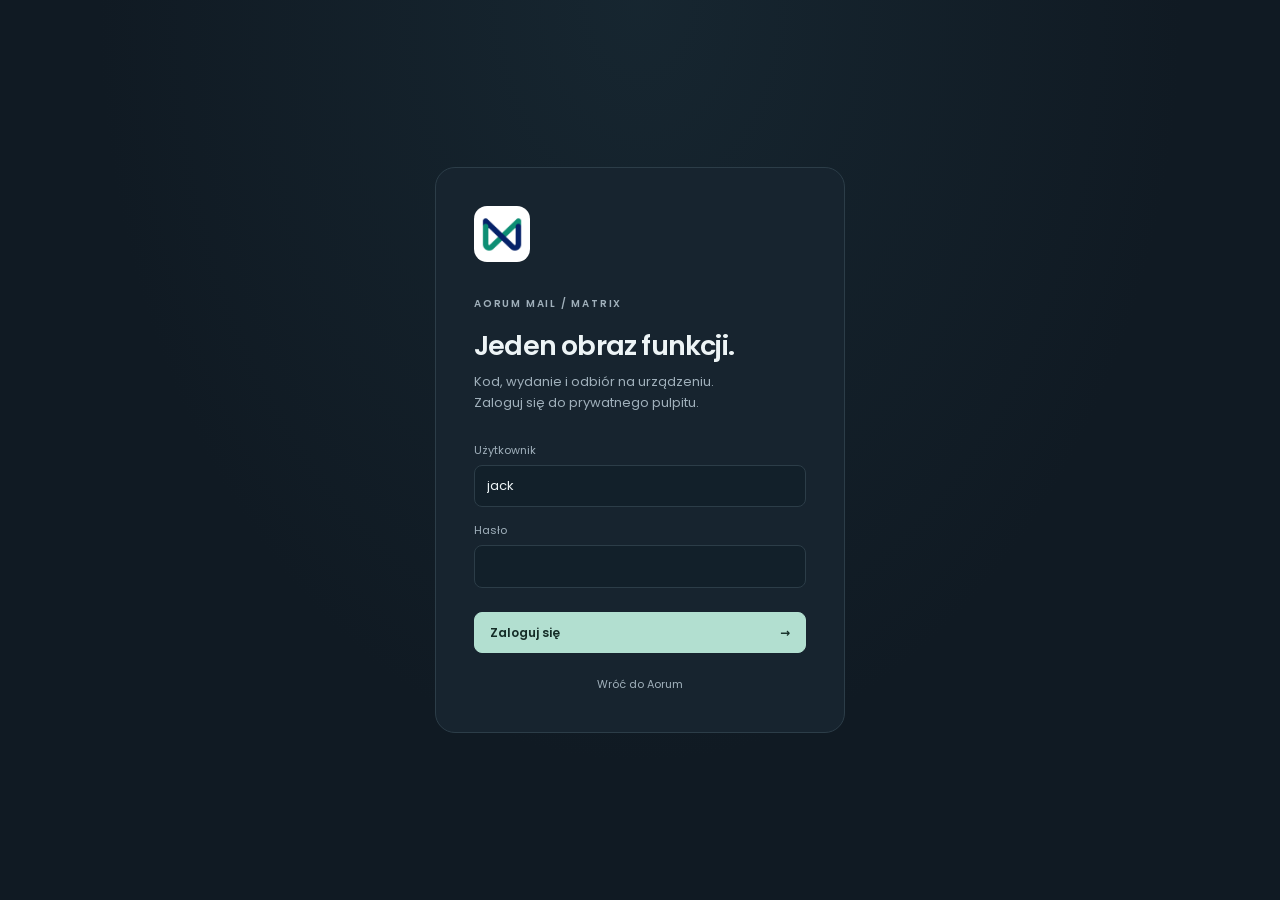
<file: matrix/index.html>
<!doctype html>
<html lang="pl">
<head>
  <meta charset="utf-8">
  <meta name="viewport" content="width=device-width, initial-scale=1">
  <meta name="robots" content="noindex,nofollow">
  <meta name="referrer" content="no-referrer">
  <meta http-equiv="Content-Security-Policy" content="default-src 'self'; script-src 'self'; style-src 'self'; img-src 'self'; font-src 'self'; connect-src 'self' https://aorum-matrix-c6qhaupygq-lm.a.run.app; base-uri 'none'; form-action 'none'; object-src 'none'">
  <title>Matrix — Aorum Mail</title>
  <link rel="icon" href="../assets/icon-32.png">
  <link rel="stylesheet" href="matrix.css">
  <script src="config.js" defer></script>
  <script src="matrix.js" defer></script>
</head>
<body>
  <section id="login-view" class="login-wrap">
    <form id="login-form" class="login-card">
      <img class="app-icon" src="../assets/aorum-mail-icon.png" width="56" height="56" alt="">
      <p class="eyebrow">AORUM MAIL / MATRIX</p>
      <h1>Jeden obraz funkcji.</h1>
      <p class="muted">Kod, wydanie i odbiór na urządzeniu.<br>Zaloguj się do prywatnego pulpitu.</p>
      <label for="username">Użytkownik</label>
      <input id="username" name="username" autocomplete="username" value="jack" required maxlength="80">
      <label for="password">Hasło</label>
      <input id="password" name="password" type="password" autocomplete="current-password" required maxlength="256">
      <p id="login-error" class="error" role="alert"></p>
      <button id="login-submit" class="primary" type="submit">Zaloguj się <span aria-hidden="true">→</span></button>
      <a class="back-link" href="../">Wróć do Aorum</a>
    </form>
  </section>
  <div id="app-view" hidden>
    <header class="topbar">
      <a class="brand" href="../"><img src="../assets/aorum-mail-icon.png" width="32" height="32" alt=""><span>Aorum <strong>Matrix</strong></span></a>
      <span class="private-label">Prywatny pulpit</span>
      <div class="account"><span class="avatar">J</span><span>jack</span><button id="logout" class="quiet">Wyloguj</button></div>
    </header>
    <div class="layout">
      <aside class="sidebar">
        <p class="eyebrow">PRODUKT</p>
        <div class="product"><img src="../assets/aorum-mail-icon.png" width="26" height="26" alt=""><span>Aorum Mail<small>iPhone</small></span></div>
        <p class="eyebrow section-label">OBSZARY</p>
        <nav id="categories" aria-label="Obszary funkcji"></nav>
        <div class="sidebar-foot"><span class="tiny-dot"></span> Dane zapisane na serwerze<p>Potwierdzenie na urządzeniu<br>wymaga osobnej próby.</p></div>
      </aside>
      <main>
        <div class="page-heading">
          <div><p class="eyebrow">STAN PRODUKTU</p><h1>Macierz funkcji</h1><p class="muted" id="snapshot">Wczytywanie danych…</p></div>
          <div class="heading-actions"><button id="open-releases" class="secondary">Porównaj wydania</button><button id="refresh" class="secondary">Odśwież</button><button id="export" class="secondary">Eksport CSV</button></div>
        </div>
        <div id="load-error" class="notice danger" role="alert" hidden></div>
        <section class="stats" aria-label="Podsumowanie macierzy">
          <button class="stat active" data-view="all"><span>Wszystkie funkcje</span><strong id="count-all">—</strong><small>9 obszarów produktu</small></button>
          <button class="stat" data-view="code"><span>Jest w kodzie</span><strong id="count-code">—</strong><small>pełny zakres kodu</small></button>
          <button class="stat" data-view="release"><span>Dostępne w wydaniu</span><strong id="count-release">—</strong><small id="release-foot">w tym funkcje warunkowe</small></button>
          <button class="stat" data-view="passed"><span>Potwierdzone na urządzeniu</span><strong id="count-passed">—</strong><small id="device-foot">wymaga opisu próby</small></button>
        </section>
        <div class="notice"><span class="notice-mark">i</span><div><strong>Trzy niezależne poziomy pewności.</strong> Obecność kodu nie potwierdza dostępności w wydaniu ani działania na iPhonie. „Nie sprawdzono” nie oznacza błędu.</div></div>
        <section class="matrix-panel" aria-label="Lista funkcji">
          <div class="toolbar">
            <label class="search"><span aria-hidden="true">⌕</span><input id="search" type="search" placeholder="Szukaj funkcji, ograniczenia lub źródła…" aria-label="Szukaj funkcji"></label>
            <label class="select-label">Widok<select id="view-filter"><option value="all">Wszystkie</option><option value="gaps">Luki i ograniczenia</option><option value="priority">Najważniejsze luki</option><option value="unverified">Do odbioru</option><option value="passed">Potwierdzone</option><option value="failed">Z problemem</option><option value="code">Jest w kodzie</option><option value="release">Dostępne w wydaniu</option></select></label>
          </div>
          <div class="table-top"><span id="result-count" aria-live="polite"></span><span>Wybierz funkcję, aby dodać wynik lub uwagę</span></div>
          <div class="table-scroll">
            <table><thead><tr><th>Funkcja</th><th>Jest w kodzie</th><th>Dostępne w wydaniu</th><th>Potwierdzone na urządzeniu</th><th><span class="sr-only">Szczegóły</span></th></tr></thead><tbody id="rows"></tbody></table>
          </div>
          <div id="empty" class="empty" hidden><strong>Brak pasujących funkcji</strong><p>Zmień filtr lub wpisz inne słowo.</p><button id="clear-filters" class="secondary">Wyczyść filtry</button></div>
        </section>
        <footer class="page-footer"><span id="save-status" role="status">Wczytywanie…</span><span>Ocena audytu: <strong>7/10</strong> · 20.10.2026</span></footer>
      </main>
    </div>
  </div>
  <dialog id="detail">
    <form id="edit-form">
      <div class="drawer-head"><p class="eyebrow" id="detail-category"></p><button id="close-detail" type="button" class="close" aria-label="Zamknij szczegóły">×</button></div>
      <h2 id="detail-title"></h2><p class="muted" id="detail-description"></p>
      <div id="priority-note" class="priority-note" hidden>Wysoki priorytet · podstawowy scenariusz pracy</div>
      <div class="edit-statuses">
        <label>Jest w kodzie<select name="code"><option value="yes">Tak</option><option value="partial">Częściowo</option><option value="no">Brak</option></select></label>
        <label>Dostępne w wydaniu<select name="release"><option value="yes">Tak</option><option value="conditional">Warunkowo</option><option value="partial">Częściowo</option><option value="off">Wyłączone</option><option value="debug">Tylko deweloperskie</option><option value="no">Brak</option></select></label>
      </div>
      <h3>Odbiór na urządzeniu</h3>
      <label>Wynik<select name="device"><option value="unverified">Nie sprawdzono</option><option value="passed">Potwierdzone</option><option value="partial">Częściowo działa</option><option value="failed">Nie działa</option></select></label>
      <div class="edit-statuses"><label>Urządzenie<input name="deviceName" placeholder="np. iPhone 17 Pro" maxlength="120"></label><label>Wersja / build<input name="build" placeholder="np. 1.0 (14)" maxlength="80"></label></div>
      <label>Data próby<input name="testedAt" type="date"></label>
      <label>Co sprawdzono i z jakim wynikiem?<textarea name="evidence" rows="3" maxlength="2000" placeholder="Czynność → zaobserwowany wynik"></textarea></label>
      <label>Uwagi<textarea name="note" rows="3" maxlength="4000" placeholder="Ograniczenie, pomysł lub kolejny krok…"></textarea></label>
      <details class="source-box"><summary>Źródło i punkt odniesienia</summary><p>Odczyt kodu: <span id="detail-date"></span></p><code id="detail-source"></code><p id="detail-competitors"></p><p class="muted small">Źródło odnosi się do audytu. Możliwości konkurencji mogą zależeć od planu i platformy.</p></details>
      <details class="source-box"><summary>Historia zmian</summary><div id="history"></div></details>
      <p id="edit-error" class="error" role="alert"></p>
      <div class="drawer-actions"><button type="button" id="cancel-edit" class="secondary">Anuluj</button><button type="submit" id="save-edit" class="primary">Zapisz zmiany</button></div>
    </form>
  </dialog>
  <dialog id="releases" aria-labelledby="releases-title">
    <div class="release-content">
      <div class="drawer-head"><p class="eyebrow">HISTORIA PRODUKTU</p><button id="close-releases" type="button" class="close" aria-label="Zamknij porównanie">×</button></div>
      <h2 id="releases-title">Porównanie wydań</h2>
      <p class="muted">Porównuj zapisane stany funkcji. Zapis jest trwały i nie zmienia się przy późniejszej edycji macierzy.</p>
      <details class="source-box" id="capture-box">
        <summary>Zapisz stan wydania</summary>
        <form id="capture-form">
          <div class="edit-statuses"><label>Nazwa stanu<input name="label" maxlength="100" placeholder="np. Odbiór wersji 1.0" required></label><label>Wersja / build stanu<input name="build" maxlength="80" placeholder="np. 1.0 (15)" required></label></div>
          <label>Link do wersji kodu (opcjonalnie)<input name="sourceCommitUrl" type="url" maxlength="300" placeholder="https://github.com/JTR-commits/nexus-mail/commit/…" aria-describedby="commit-help"></label>
          <p id="commit-help" class="muted small">Link GitHub do konkretnego zapisu z pełnym, 40-znakowym identyfikatorem. Pozostanie przypisany do tego stanu. Dostęp do prywatnego repozytorium wymaga zalogowania w GitHubie.</p>
          <label>Opis stanu<textarea name="note" maxlength="2000" rows="2" placeholder="Co obejmuje ten zapis?"></textarea></label>
          <p class="muted">Zapis obejmuje całą aktualną macierz, także funkcje ukryte filtrami. Nie potwierdza samodzielnie publikacji ani prób na urządzeniu.</p>
          <button class="primary" type="submit" id="capture-submit">Zapisz stan</button>
          <p id="capture-error" class="error" role="alert"></p>
        </form>
      </details>
      <div class="edit-statuses comparison-selects"><label>Stan wcześniejszy<select id="compare-from"></select></label><label>Stan późniejszy<select id="compare-to"></select></label></div>
      <p id="compare-context" class="muted small"></p>
      <div id="compare-code" class="comparison-code" hidden></div>
      <label>Pokaż zmiany<select id="compare-filter"><option value="all">Wszystkie różnice</option><option value="new">Nowe lub udostępnione</option><option value="regression">Regresje / ograniczenia</option><option value="removed">Usunięte pozycje</option><option value="improved">Poprawa</option><option value="verification">Zmiana odbioru</option><option value="changed">Opisy i pozostałe zmiany</option></select></label>
      <p id="compare-status" role="status" aria-live="polite"></p>
      <div id="compare-error" class="error" role="alert"></div>
      <div id="compare-results"></div>
      <p class="muted small">Regresja oznacza niższy zapisany zakres kodu, dostępności lub wynik próby. Może wynikać ze świadomej decyzji. „Nie sprawdzono” jest brakiem dowodu, nie usterką. Data zapisu nie jest datą publikacji aplikacji.</p>
    </div>
  </dialog>
</body>
</html>
</file>
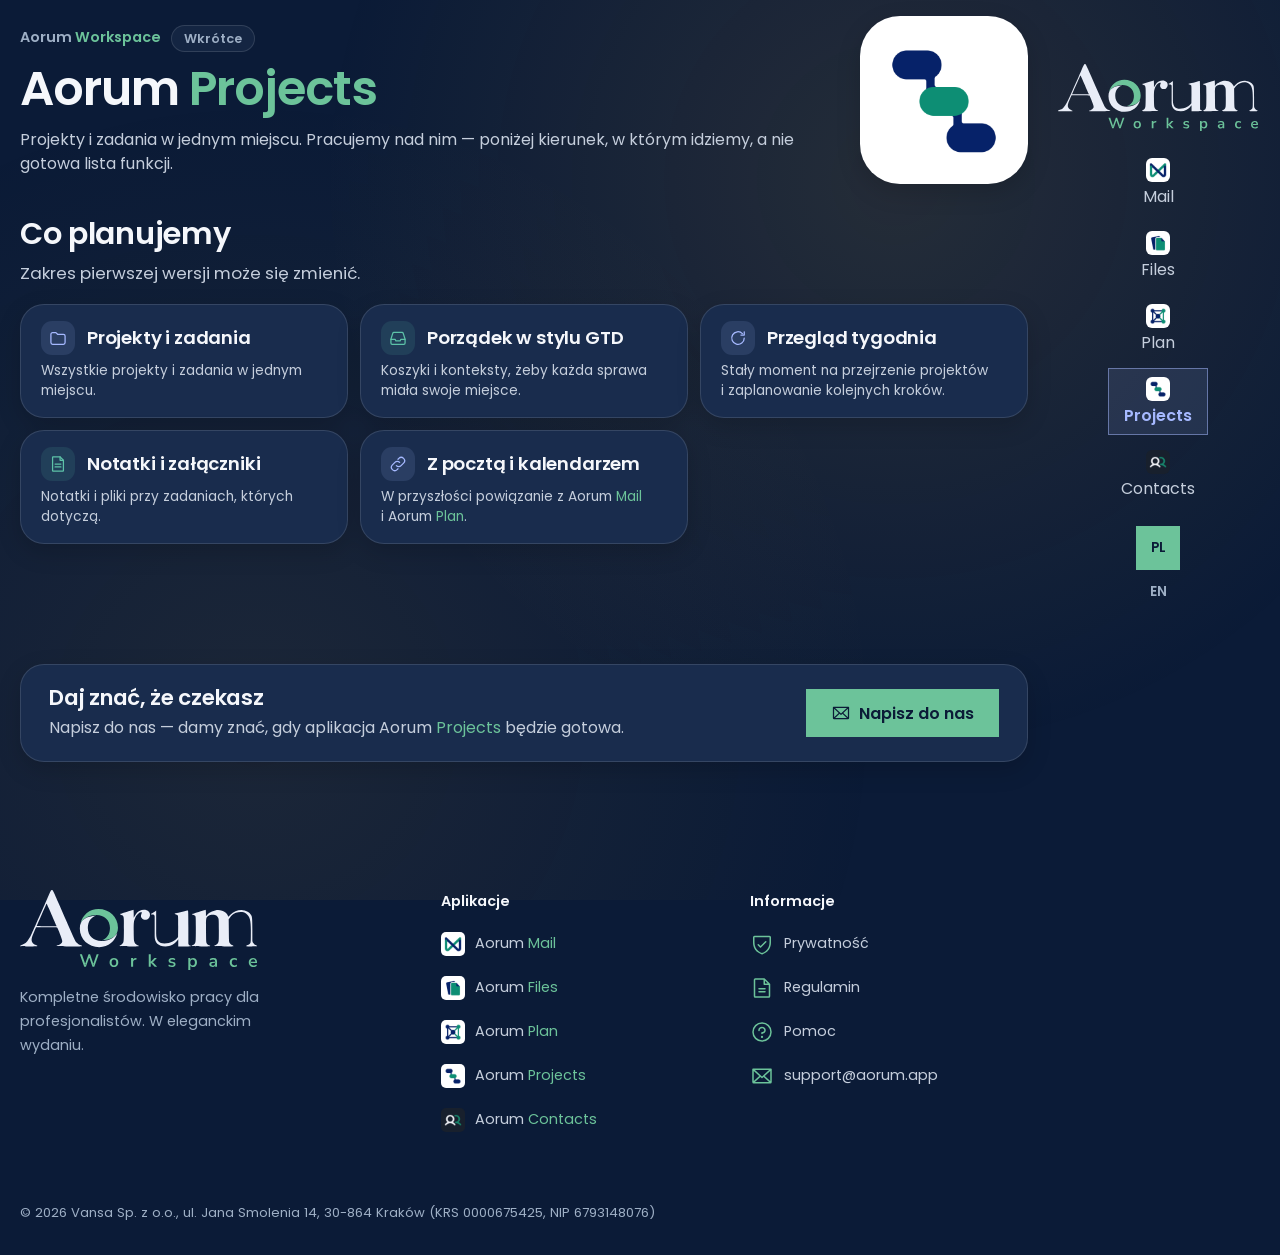
<file: projects/index.html>
<!DOCTYPE html>
<html lang="pl">
<head>
<meta charset="UTF-8">
<meta name="viewport" content="width=device-width, initial-scale=1">
<meta name="color-scheme" content="dark">
<title data-en="Aorum Projects — projects and tasks (coming soon)">Aorum Projects — projekty i&nbsp;zadania (wkrótce)</title>
<meta name="description" content="Aorum Projects: projekty i zadania w jednym miejscu, w porządku w stylu GTD. Pracujemy nad nim — zobacz, co planujemy." data-en="Aorum Projects: projects and tasks in one place, organised the GTD way. We're working on it — see what we're planning.">
<link rel="canonical" href="https://aorum.app/projects/">
<meta property="og:type" content="website">
<meta property="og:site_name" content="Aorum">
<meta property="og:title" content="Aorum Projects — projekty i zadania (wkrótce)" data-en="Aorum Projects — projects and tasks (coming soon)">
<meta property="og:description" content="Aorum Projects: projekty i zadania w jednym miejscu, w porządku w stylu GTD. Pracujemy nad nim — zobacz, co planujemy." data-en="Aorum Projects: projects and tasks in one place, organised the GTD way. We're working on it — see what we're planning.">
<meta property="og:url" content="https://aorum.app/projects/">
<meta property="og:image" content="https://aorum.app/assets/og-aorum.png?v=44ec06deefb1">
<meta property="og:image:width" content="1200">
<meta property="og:image:height" content="630">
<meta property="og:locale" content="pl_PL">
<meta property="og:locale:alternate" content="en_US">
<meta name="twitter:card" content="summary_large_image">
<meta name="theme-color" content="#0B1B37">
<link rel="icon" type="image/svg+xml" href="../assets/aorum-circle-workspace-v8.svg?v=303d2d378afb">
<link rel="icon" type="image/png" sizes="32x32" href="../assets/icon-32-dark.png?v=c55a4bd66a23" media="(prefers-color-scheme: dark)">
<link rel="icon" type="image/png" sizes="32x32" href="../assets/icon-32.png?v=68afe5f422b2" media="(prefers-color-scheme: light)">
<link rel="apple-touch-icon" href="../assets/icon-180.png?v=2bcad72b7dd0">
<link rel="manifest" href="../site.webmanifest?v=20f77d7f7c15">
<link rel="stylesheet" href="../site.css?v=7301fc4ed44d">
<script src="../lang-switch.js?v=d2f5f3855a7a"></script>
<script src="../site-interactions.js?v=3cbe38daf92e" defer></script>
</head>
<body>
<a class="skip-link" href="#main"><svg width="20" height="20" aria-hidden="true" focusable="false" xmlns="http://www.w3.org/2000/svg" viewBox="0 0 256 256" fill="currentColor"><path d="M221.66,133.66l-72,72a8,8,0,0,1-11.32-11.32L196.69,136H40a8,8,0,0,1,0-16H196.69L138.34,61.66a8,8,0,0,1,11.32-11.32l72,72A8,8,0,0,1,221.66,133.66Z"/></svg><span class="lang-pl" lang="pl">Przejdź do treści</span><span class="lang-en" lang="en">Skip to content</span></a>
<header class="site-header">
  <div class="site-header__inner">
    <a class="brand brand--workspace" href="../index.html"><picture><source media="(max-width: 1040px)" srcset="../assets/aorum-wordmark-workspace-v8-dark.svg?v=832a82b53ed2" width="633" height="153"><img src="../assets/aorum-workspace-logo-v8-dark.svg?v=c198df8adf02" alt="Aorum Workspace" width="633" height="214"></picture></a>
    <button class="menu-toggle" type="button" aria-expanded="false" aria-controls="site-navigation"><svg width="20" height="20" aria-hidden="true" focusable="false" xmlns="http://www.w3.org/2000/svg" viewBox="0 0 256 256" fill="currentColor"><path d="M128,24A104,104,0,1,0,232,128,104.11,104.11,0,0,0,128,24Zm0,192a88,88,0,1,1,88-88A88.1,88.1,0,0,1,128,216Zm12-88a12,12,0,1,1-12-12A12,12,0,0,1,140,128Zm44,0a12,12,0,1,1-12-12A12,12,0,0,1,184,128Zm-88,0a12,12,0,1,1-12-12A12,12,0,0,1,96,128Z"/></svg>Menu</button>
    <nav class="site-nav" id="site-navigation" aria-label="Aorum">
      <ul>
      <li><a href="../mail/index.html"><img class="nav-app-icon" src="../assets/aorum-mail-icon.png?v=5b5c8e3285fb" alt="" width="24" height="24">Mail</a></li>
      <li><a href="../files/index.html"><img class="nav-app-icon" src="../assets/aorum-files-icon.png?v=b34d423bf86b" alt="" width="24" height="24">Files</a></li>
      <li><a href="../calendar/index.html"><img class="nav-app-icon" src="../assets/aorum-calendar-icon.png?v=64d8c53612d8" alt="" width="24" height="24">Plan</a></li>
      <li><a href="../projects/index.html" aria-current="page"><img class="nav-app-icon" src="../assets/aorum-projects-icon.png?v=ed17d9c58921" alt="" width="24" height="24">Projects</a></li>
      <li><a href="../contacts/index.html"><img class="nav-app-icon" src="../assets/aorum-contacts-icon.png?v=e6930709bab8" alt="" width="24" height="24">Contacts</a></li>
      </ul>
    </nav>
    <div class="header-actions">
    <div class="lang-switch" role="group" aria-label="Wybór języka / Language">
      <button type="button" id="lang-pl-btn" aria-pressed="true"><span>PL</span></button>
      <button type="button" id="lang-en-btn" aria-pressed="false"><span>EN</span></button>
    </div>
    </div>
  </div>
</header>
<main id="main">

<section class="hero hero--compact">
  <div class="wrap hero__grid">
    <div>
      <div class="lang-pl" lang="pl">
        <p class="eyebrow"><span><span class="product-copy">Aorum <span class="product-name">Workspace</span></span></span><span class="badge">Wkrótce</span></p>
        <h1><span class="product-copy">Aorum <span class="product-name">Projects</span></span></h1>
        <p class="hero__lead">Projekty i&nbsp;zadania w&nbsp;jednym miejscu. Pracujemy nad nim — poniżej kierunek, w&nbsp;którym idziemy, a&nbsp;nie gotowa lista funkcji.</p>
      </div>
      <div class="lang-en" lang="en">
        <p class="eyebrow"><span><span class="product-copy">Aorum <span class="product-name">Workspace</span></span></span><span class="badge">Coming soon</span></p>
        <h1><span class="product-copy">Aorum <span class="product-name">Projects</span></span></h1>
        <p class="hero__lead">Projects and tasks in one place. We're working on it — below is the direction we're heading, not a&nbsp;finished feature list.</p>
      </div>
    </div>
    <div class="hero__visual">
      <span class="product-mark product-mark--app"><img src="../assets/aorum-projects-icon.png" alt="" width="168" height="168"></span>
    </div>
  </div>
</section>

<section class="section section--alt" id="features">
  <div class="wrap">
    <div class="section-head">
      <h2 class="lang-pl" lang="pl">Co planujemy</h2>
      <h2 class="lang-en" lang="en">What we're planning</h2>
      <p class="lang-pl" lang="pl">Zakres pierwszej wersji może się zmienić.</p>
      <p class="lang-en" lang="en">The scope of the first version may change.</p>
    </div>
    <div class="grid grid--3">
      <div class="card">
        <span class="card__icon"><svg width="20" height="20" viewBox="0 0 24 24" fill="none" stroke="currentColor" stroke-width="1.5" stroke-linecap="round" stroke-linejoin="round" aria-hidden="true" focusable="false"><path d="M3.5 7.5a2 2 0 012-2h4l2 2h7a2 2 0 012 2v8a2 2 0 01-2 2h-13a2 2 0 01-2-2z"/></svg></span>
        <div class="lang-pl" lang="pl">
          <h3>Projekty i&nbsp;zadania</h3>
          <p>Wszystkie projekty i&nbsp;zadania w&nbsp;jednym miejscu.</p>
        </div>
        <div class="lang-en" lang="en">
          <h3>Projects and tasks</h3>
          <p>All your projects and tasks in one place.</p>
        </div>
      </div>
      <div class="card">
        <span class="card__icon card__icon--green"><svg width="20" height="20" viewBox="0 0 24 24" fill="none" stroke="currentColor" stroke-width="1.5" stroke-linecap="round" stroke-linejoin="round" aria-hidden="true" focusable="false"><path d="M3.5 13.5l2.2-7.1A1.5 1.5 0 017.1 5.3h9.8a1.5 1.5 0 011.4 1.1l2.2 7.1V18a1.5 1.5 0 01-1.5 1.5H5A1.5 1.5 0 013.5 18z"/><path d="M3.5 13.5h5l1 2h5l1-2h5"/></svg></span>
        <div class="lang-pl" lang="pl">
          <h3>Porządek w&nbsp;stylu GTD</h3>
          <p>Koszyki i&nbsp;konteksty, żeby każda sprawa miała swoje miejsce.</p>
        </div>
        <div class="lang-en" lang="en">
          <h3>Organised the GTD way</h3>
          <p>Inboxes and contexts, so everything has its place.</p>
        </div>
      </div>
      <div class="card">
        <span class="card__icon"><svg width="20" height="20" viewBox="0 0 24 24" fill="none" stroke="currentColor" stroke-width="1.5" stroke-linecap="round" stroke-linejoin="round" aria-hidden="true" focusable="false"><path d="M19.5 12a7.5 7.5 0 11-2.2-5.3"/><path d="M19.5 4.5v4h-4"/></svg></span>
        <div class="lang-pl" lang="pl">
          <h3>Przegląd tygodnia</h3>
          <p>Stały moment na przejrzenie projektów i&nbsp;zaplanowanie kolejnych kroków.</p>
        </div>
        <div class="lang-en" lang="en">
          <h3>Weekly review</h3>
          <p>A&nbsp;regular moment to look over your projects and plan the next steps.</p>
        </div>
      </div>
      <div class="card">
        <span class="card__icon card__icon--green"><svg width="20" height="20" viewBox="0 0 24 24" fill="none" stroke="currentColor" stroke-width="1.5" stroke-linecap="round" stroke-linejoin="round" aria-hidden="true" focusable="false"><path d="M6 3.5h8.5l4 4V20a.5.5 0 01-.5.5H6a.5.5 0 01-.5-.5V4a.5.5 0 01.5-.5z"/><path d="M14.5 3.5v4h4M8.5 12h7M8.5 15.5h7"/></svg></span>
        <div class="lang-pl" lang="pl">
          <h3>Notatki i&nbsp;załączniki</h3>
          <p>Notatki i&nbsp;pliki przy zadaniach, których dotyczą.</p>
        </div>
        <div class="lang-en" lang="en">
          <h3>Notes and attachments</h3>
          <p>Notes and files kept with the tasks they belong to.</p>
        </div>
      </div>
      <div class="card">
        <span class="card__icon"><svg width="20" height="20" viewBox="0 0 24 24" fill="none" stroke="currentColor" stroke-width="1.5" stroke-linecap="round" stroke-linejoin="round" aria-hidden="true" focusable="false"><path d="M10 14a4 4 0 005.7 0l3-3a4 4 0 00-5.7-5.7l-1 1"/><path d="M14 10a4 4 0 00-5.7 0l-3 3a4 4 0 005.7 5.7l1-1"/></svg></span>
        <div class="lang-pl" lang="pl">
          <h3>Z&nbsp;pocztą i&nbsp;kalendarzem</h3>
          <p><span class="product-copy">W&nbsp;przyszłości powiązanie z&nbsp;Aorum <span class="product-name">Mail</span> i&nbsp;Aorum <span class="product-name">Plan</span>.</span></p>
        </div>
        <div class="lang-en" lang="en">
          <h3>With mail and calendar</h3>
          <p><span class="product-copy">Later on, links with Aorum <span class="product-name">Mail</span> and Aorum <span class="product-name">Plan</span>.</span></p>
        </div>
      </div>
    </div>
  </div>
</section>

<section class="section" id="notify">
  <div class="wrap">
    <div class="notify">
      <div class="lang-pl" lang="pl">
        <h2>Daj znać, że czekasz</h2>
        <p><span class="product-copy">Napisz do nas — damy znać, gdy aplikacja Aorum <span class="product-name">Projects</span> będzie gotowa.</span></p>
      </div>
      <div class="lang-en" lang="en">
        <h2>Let us know you're waiting</h2>
        <p><span class="product-copy">Drop us a&nbsp;line and we'll tell you when Aorum <span class="product-name">Projects</span> is ready.</span></p>
      </div>
      <div>
        <a class="btn btn--primary lang-pl" lang="pl" href="mailto:support@aorum.app?subject=Aorum%20Projects%20%E2%80%94%20chc%C4%99%20wiedzie%C4%87%20o%20premierze"><svg width="20" height="20" aria-hidden="true" focusable="false" xmlns="http://www.w3.org/2000/svg" viewBox="0 0 256 256" fill="currentColor"><path d="M224,48H32a8,8,0,0,0-8,8V192a16,16,0,0,0,16,16H216a16,16,0,0,0,16-16V56A8,8,0,0,0,224,48Zm-96,85.15L52.57,64H203.43ZM98.71,128,40,181.81V74.19Zm11.84,10.85,12,11.05a8,8,0,0,0,10.82,0l12-11.05,58,53.15H52.57ZM157.29,128,216,74.18V181.82Z"/></svg><span>Napisz do nas</span></a>
        <a class="btn btn--primary lang-en" lang="en" href="mailto:support@aorum.app?subject=Aorum%20Projects%20%E2%80%94%20let%20me%20know%20when%20it%20launches"><svg width="20" height="20" aria-hidden="true" focusable="false" xmlns="http://www.w3.org/2000/svg" viewBox="0 0 256 256" fill="currentColor"><path d="M224,48H32a8,8,0,0,0-8,8V192a16,16,0,0,0,16,16H216a16,16,0,0,0,16-16V56A8,8,0,0,0,224,48Zm-96,85.15L52.57,64H203.43ZM98.71,128,40,181.81V74.19Zm11.84,10.85,12,11.05a8,8,0,0,0,10.82,0l12-11.05,58,53.15H52.57ZM157.29,128,216,74.18V181.82Z"/></svg><span>Email us</span></a>
      </div>
    </div>
  </div>
</section>

</main>
<footer class="site-footer">
  <div class="site-footer__inner">
    <div class="footer-about">
      <a class="brand brand--workspace" href="../index.html"><picture><source media="(max-width: 1040px)" srcset="../assets/aorum-wordmark-workspace-v8-dark.svg?v=832a82b53ed2" width="633" height="153"><img src="../assets/aorum-workspace-logo-v8-dark.svg?v=c198df8adf02" alt="Aorum Workspace" width="633" height="214"></picture></a>
      <p class="footer-tagline"><span class="lang-pl" lang="pl">Kompletne środowisko pracy dla profesjonalistów. W&nbsp;eleganckim wydaniu.</span><span class="lang-en" lang="en">The complete workspace for professionals. Elegantly crafted.</span></p>
    </div>
    <nav aria-label="Aplikacje Aorum / Aorum apps">
      <p class="footer-h"><span class="lang-pl" lang="pl">Aplikacje</span><span class="lang-en" lang="en">Apps</span></p>
      <ul>
        <li><a class="footer-app-link" href="../mail/index.html"><img src="../assets/aorum-mail-icon.png?v=5b5c8e3285fb" alt="" width="24" height="24" loading="lazy"><span class="product-copy">Aorum <span class="product-name">Mail</span></span></a></li>
        <li><a class="footer-app-link" href="../files/index.html"><img src="../assets/aorum-files-icon.png?v=b34d423bf86b" alt="" width="24" height="24" loading="lazy"><span class="product-copy">Aorum <span class="product-name">Files</span></span></a></li>
        <li><a class="footer-app-link" href="../calendar/index.html"><img src="../assets/aorum-calendar-icon.png?v=64d8c53612d8" alt="" width="24" height="24" loading="lazy"><span class="product-copy">Aorum <span class="product-name">Plan</span></span></a></li>
        <li><a class="footer-app-link" href="../projects/index.html"><img src="../assets/aorum-projects-icon.png?v=ed17d9c58921" alt="" width="24" height="24" loading="lazy"><span class="product-copy">Aorum <span class="product-name">Projects</span></span></a></li>
        <li><a class="footer-app-link" href="../contacts/index.html"><img src="../assets/aorum-contacts-icon.png?v=e6930709bab8" alt="" width="24" height="24" loading="lazy"><span class="product-copy">Aorum <span class="product-name">Contacts</span></span></a></li>
      </ul>
    </nav>
    <nav aria-label="Informacje / Information">
      <p class="footer-h"><span class="lang-pl" lang="pl">Informacje</span><span class="lang-en" lang="en">Information</span></p>
      <ul>
        <li><a class="footer-info-link" href="../policies.html"><svg width="20" height="20" aria-hidden="true" focusable="false" xmlns="http://www.w3.org/2000/svg" viewBox="0 0 256 256" fill="currentColor"><path d="M208,40H48A16,16,0,0,0,32,56v56c0,52.72,25.52,84.67,46.93,102.19,23.06,18.86,46,25.26,47,25.53a8,8,0,0,0,4.2,0c1-.27,23.91-6.67,47-25.53C198.48,196.67,224,164.72,224,112V56A16,16,0,0,0,208,40Zm0,72c0,37.07-13.66,67.16-40.6,89.42A129.3,129.3,0,0,1,128,223.62a128.25,128.25,0,0,1-38.92-21.81C61.82,179.51,48,149.3,48,112l0-56,160,0ZM82.34,141.66a8,8,0,0,1,11.32-11.32L112,148.69l50.34-50.35a8,8,0,0,1,11.32,11.32l-56,56a8,8,0,0,1-11.32,0Z"/></svg><span class="lang-pl" lang="pl">Prywatność</span><span class="lang-en" lang="en">Privacy</span></a></li>
        <li><a class="footer-info-link" href="../terms.html"><svg width="20" height="20" aria-hidden="true" focusable="false" xmlns="http://www.w3.org/2000/svg" viewBox="0 0 256 256" fill="currentColor"><path d="M213.66,82.34l-56-56A8,8,0,0,0,152,24H56A16,16,0,0,0,40,40V216a16,16,0,0,0,16,16H200a16,16,0,0,0,16-16V88A8,8,0,0,0,213.66,82.34ZM160,51.31,188.69,80H160ZM200,216H56V40h88V88a8,8,0,0,0,8,8h48V216Zm-32-80a8,8,0,0,1-8,8H96a8,8,0,0,1,0-16h64A8,8,0,0,1,168,136Zm0,32a8,8,0,0,1-8,8H96a8,8,0,0,1,0-16h64A8,8,0,0,1,168,168Z"/></svg><span class="lang-pl" lang="pl">Regulamin</span><span class="lang-en" lang="en">Terms</span></a></li>
        <li><a class="footer-info-link" href="../support.html"><svg width="20" height="20" aria-hidden="true" focusable="false" xmlns="http://www.w3.org/2000/svg" viewBox="0 0 256 256" fill="currentColor"><path d="M140,180a12,12,0,1,1-12-12A12,12,0,0,1,140,180ZM128,72c-22.06,0-40,16.15-40,36v4a8,8,0,0,0,16,0v-4c0-11,10.77-20,24-20s24,9,24,20-10.77,20-24,20a8,8,0,0,0-8,8v8a8,8,0,0,0,16,0v-.72c18.24-3.35,32-17.9,32-35.28C168,88.15,150.06,72,128,72Zm104,56A104,104,0,1,1,128,24,104.11,104.11,0,0,1,232,128Zm-16,0a88,88,0,1,0-88,88A88.1,88.1,0,0,0,216,128Z"/></svg><span class="lang-pl" lang="pl">Pomoc</span><span class="lang-en" lang="en">Support</span></a></li>
        <li><a class="footer-info-link" href="mailto:support@aorum.app"><svg width="20" height="20" aria-hidden="true" focusable="false" xmlns="http://www.w3.org/2000/svg" viewBox="0 0 256 256" fill="currentColor"><path d="M224,48H32a8,8,0,0,0-8,8V192a16,16,0,0,0,16,16H216a16,16,0,0,0,16-16V56A8,8,0,0,0,224,48Zm-96,85.15L52.57,64H203.43ZM98.71,128,40,181.81V74.19Zm11.84,10.85,12,11.05a8,8,0,0,0,10.82,0l12-11.05,58,53.15H52.57ZM157.29,128,216,74.18V181.82Z"/></svg>support@aorum.app</a></li>
      </ul>
    </nav>
    <p class="footer-legal">© 2026 Vansa Sp. z&nbsp;o.o., ul. Jana Smolenia 14, 30-864 Kraków (KRS 0000675425, NIP 6793148076)</p>
  </div>
</footer>
<template id="icon-viewer-zoom"><svg width="20" height="20" aria-hidden="true" focusable="false" xmlns="http://www.w3.org/2000/svg" viewBox="0 0 256 256" fill="currentColor"><path d="M229.66,218.34l-50.07-50.06a88.11,88.11,0,1,0-11.31,11.31l50.06,50.07a8,8,0,0,0,11.32-11.32ZM40,112a72,72,0,1,1,72,72A72.08,72.08,0,0,1,40,112Z"/></svg></template>
<template id="icon-viewer-fit"><svg width="20" height="20" aria-hidden="true" focusable="false" xmlns="http://www.w3.org/2000/svg" viewBox="0 0 256 256" fill="currentColor"><path d="M224,128a96,96,0,0,1-94.71,96H128A95.38,95.38,0,0,1,62.1,197.8a8,8,0,0,1,11-11.63A80,80,0,1,0,71.43,71.39a3.07,3.07,0,0,1-.26.25L44.59,96H72a8,8,0,0,1,0,16H24a8,8,0,0,1-8-8V56a8,8,0,0,1,16,0V85.8L60.25,60A96,96,0,0,1,224,128Z"/></svg></template>
<template id="icon-viewer-next"><svg width="20" height="20" aria-hidden="true" focusable="false" xmlns="http://www.w3.org/2000/svg" viewBox="0 0 256 256" fill="currentColor"><path d="M221.66,133.66l-72,72a8,8,0,0,1-11.32-11.32L196.69,136H40a8,8,0,0,1,0-16H196.69L138.34,61.66a8,8,0,0,1,11.32-11.32l72,72A8,8,0,0,1,221.66,133.66Z"/></svg></template>
<template id="icon-viewer-close"><svg width="20" height="20" aria-hidden="true" focusable="false" xmlns="http://www.w3.org/2000/svg" viewBox="0 0 256 256" fill="currentColor"><path d="M205.66,194.34a8,8,0,0,1-11.32,11.32L128,139.31,61.66,205.66a8,8,0,0,1-11.32-11.32L116.69,128,50.34,61.66A8,8,0,0,1,61.66,50.34L128,116.69l66.34-66.35a8,8,0,0,1,11.32,11.32L139.31,128Z"/></svg></template>
</body>
</html>
</file>
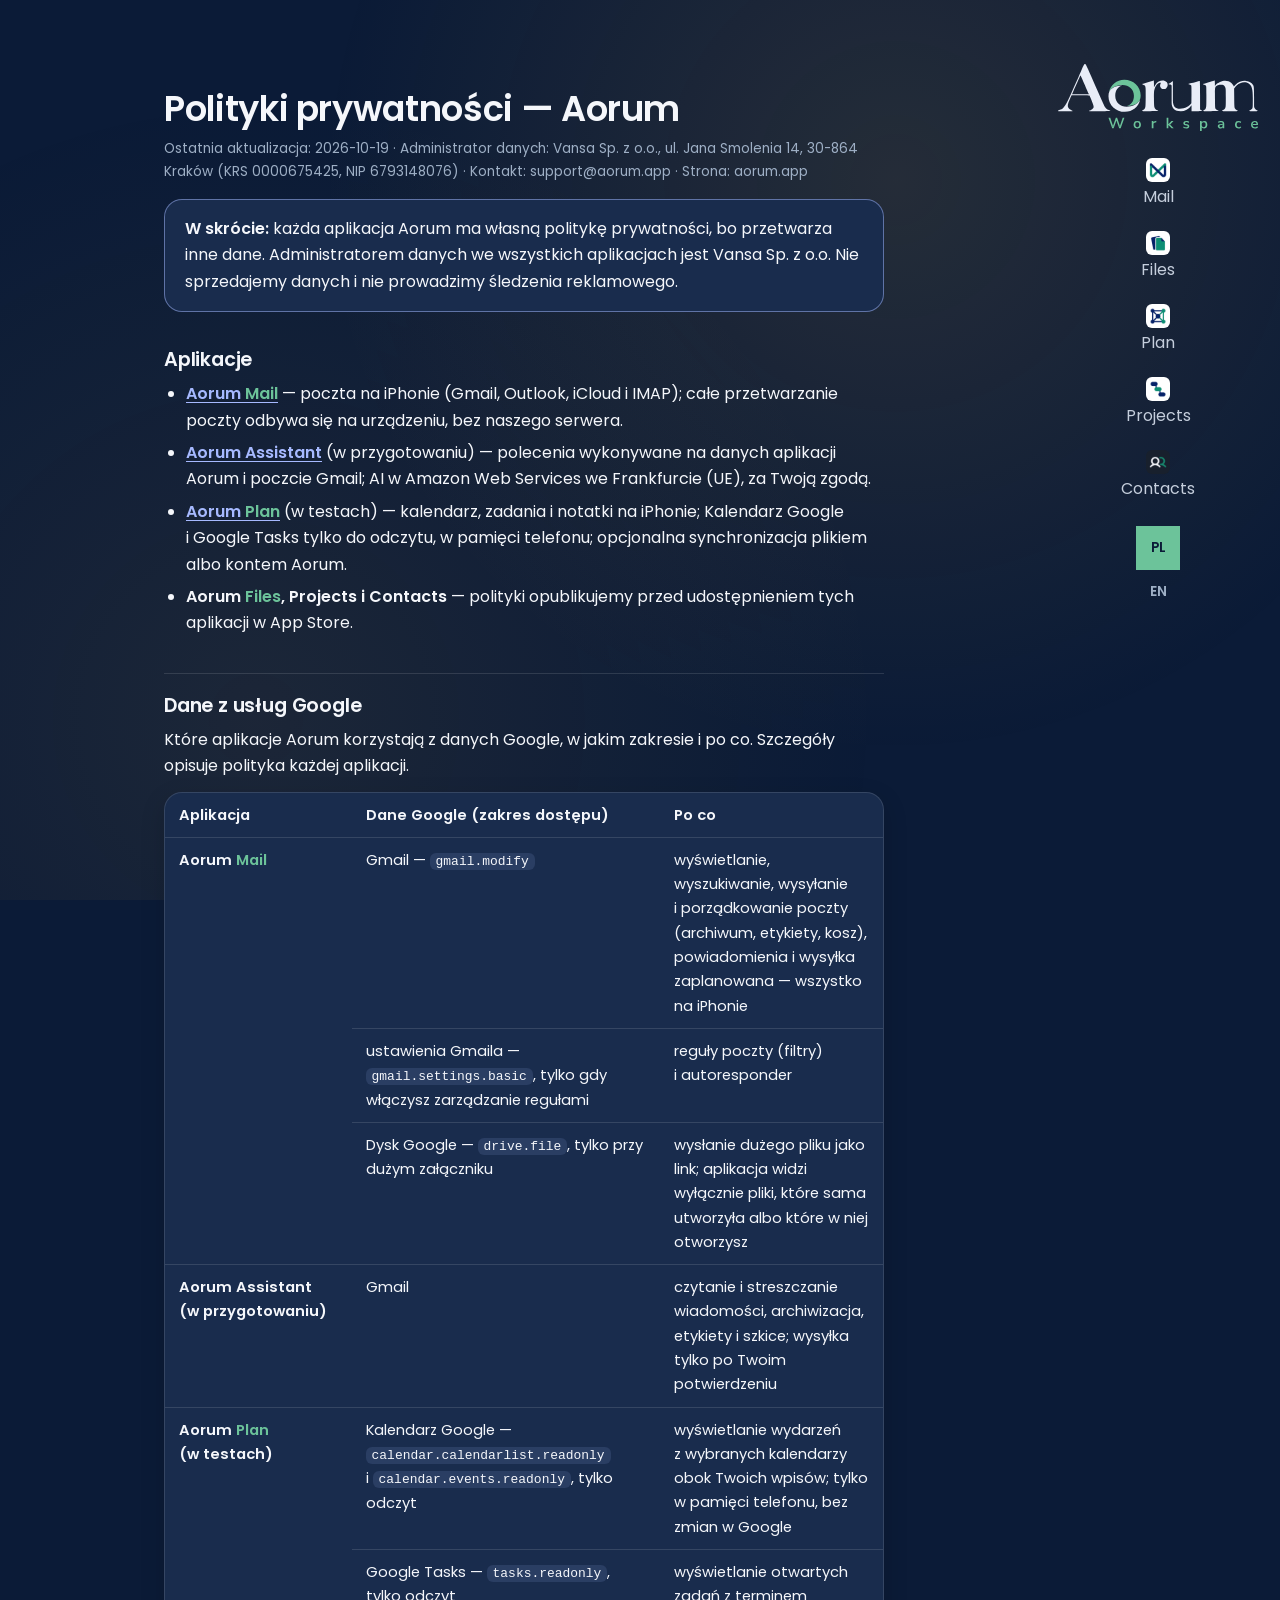
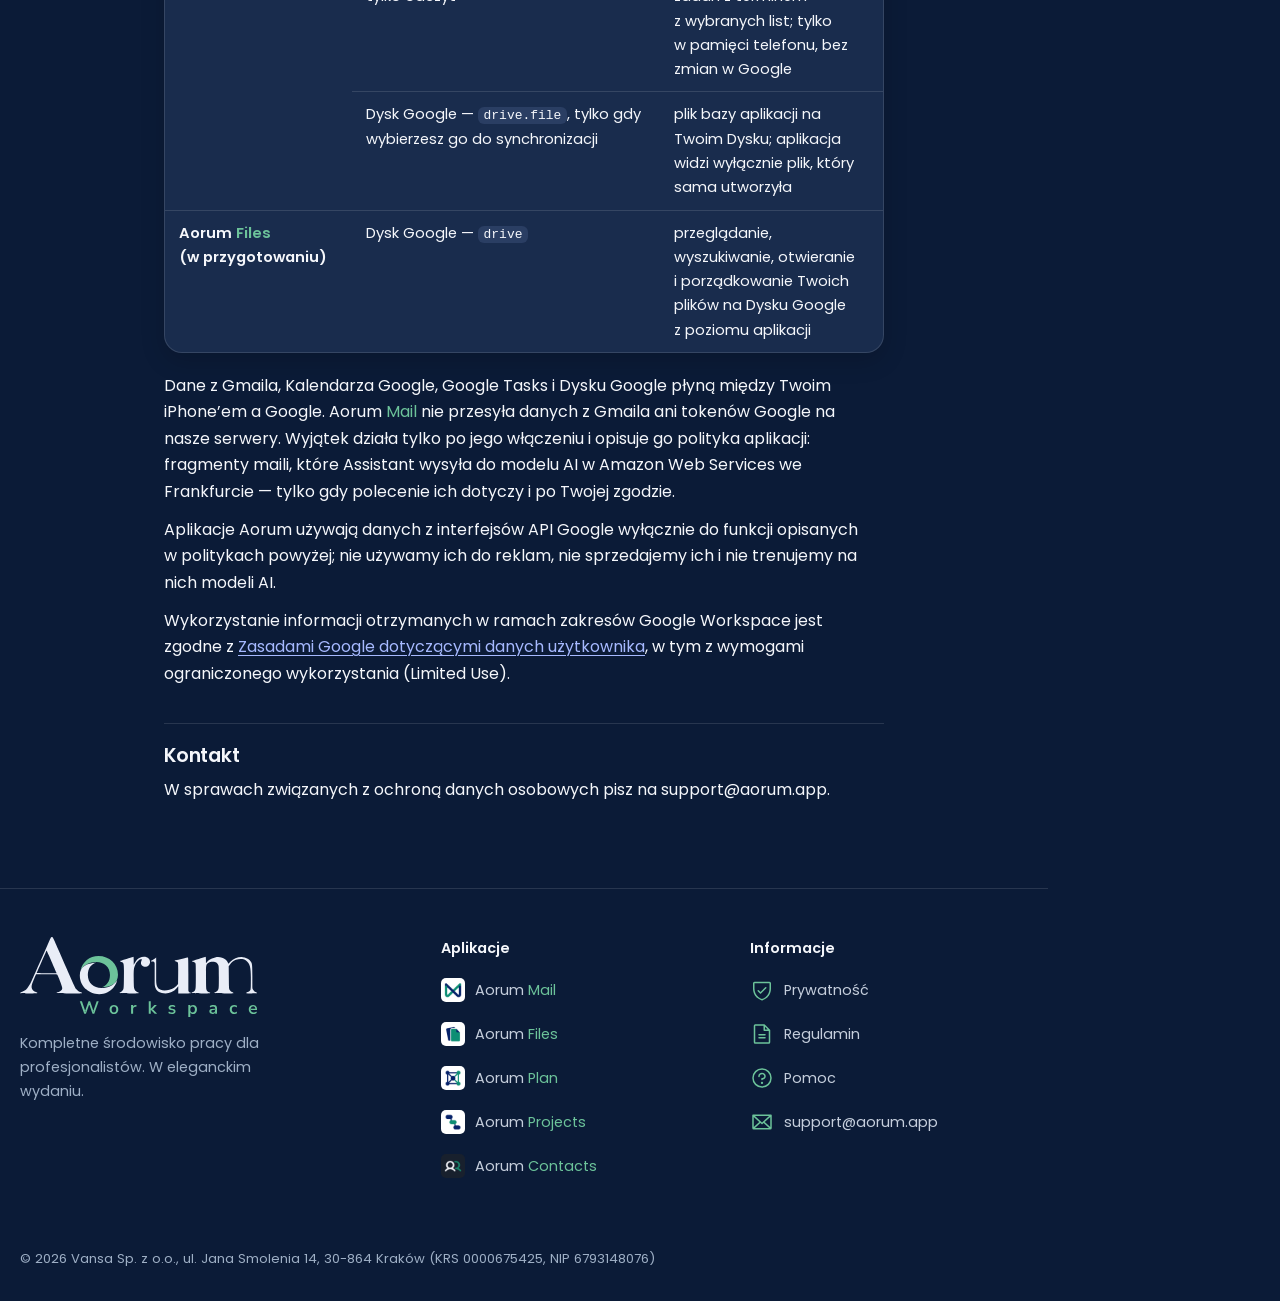
<file: policies.html>
<!DOCTYPE html>
<html lang="pl">
<head>
<meta charset="UTF-8">
<meta name="viewport" content="width=device-width, initial-scale=1">
<meta name="color-scheme" content="dark">
<title>Aorum — Polityki prywatności / Privacy Policies</title>
<meta name="description" content="Polityki prywatności aplikacji Aorum: Mail i Assistant.">
<link rel="canonical" href="https://aorum.app/policies.html">
<meta property="og:type" content="website">
<meta property="og:site_name" content="Aorum">
<meta property="og:title" content="Aorum — Polityki prywatności / Privacy Policies">
<meta property="og:description" content="Polityki prywatności aplikacji Aorum: Mail i Assistant.">
<meta property="og:url" content="https://aorum.app/policies.html">
<meta property="og:image" content="https://aorum.app/assets/og-aorum.png?v=44ec06deefb1">
<meta property="og:image:width" content="1200">
<meta property="og:image:height" content="630">
<meta property="og:locale" content="pl_PL">
<meta property="og:locale:alternate" content="en_US">
<meta name="twitter:card" content="summary_large_image">
<meta name="theme-color" content="#0B1B37">
<link rel="icon" type="image/svg+xml" href="assets/aorum-circle-workspace-v8.svg?v=303d2d378afb">
<link rel="icon" type="image/png" sizes="32x32" href="assets/icon-32-dark.png?v=c55a4bd66a23" media="(prefers-color-scheme: dark)">
<link rel="icon" type="image/png" sizes="32x32" href="assets/icon-32.png?v=68afe5f422b2" media="(prefers-color-scheme: light)">
<link rel="apple-touch-icon" href="assets/icon-180.png?v=2bcad72b7dd0">
<link rel="manifest" href="site.webmanifest?v=20f77d7f7c15">
<link rel="stylesheet" href="site.css?v=7301fc4ed44d">
<script src="lang-switch.js?v=d2f5f3855a7a"></script>
<script src="site-interactions.js?v=3cbe38daf92e" defer></script>
</head>
<body>
<a class="skip-link" href="#main"><svg width="20" height="20" aria-hidden="true" focusable="false" xmlns="http://www.w3.org/2000/svg" viewBox="0 0 256 256" fill="currentColor"><path d="M221.66,133.66l-72,72a8,8,0,0,1-11.32-11.32L196.69,136H40a8,8,0,0,1,0-16H196.69L138.34,61.66a8,8,0,0,1,11.32-11.32l72,72A8,8,0,0,1,221.66,133.66Z"/></svg><span class="lang-pl" lang="pl">Przejdź do treści</span><span class="lang-en" lang="en">Skip to content</span></a>
<header class="site-header">
  <div class="site-header__inner">
    <a class="brand brand--workspace" href="index.html"><picture><source media="(max-width: 1040px)" srcset="assets/aorum-wordmark-workspace-v8-dark.svg?v=832a82b53ed2" width="633" height="153"><img src="assets/aorum-workspace-logo-v8-dark.svg?v=c198df8adf02" alt="Aorum Workspace" width="633" height="214"></picture></a>
    <button class="menu-toggle" type="button" aria-expanded="false" aria-controls="site-navigation"><svg width="20" height="20" aria-hidden="true" focusable="false" xmlns="http://www.w3.org/2000/svg" viewBox="0 0 256 256" fill="currentColor"><path d="M128,24A104,104,0,1,0,232,128,104.11,104.11,0,0,0,128,24Zm0,192a88,88,0,1,1,88-88A88.1,88.1,0,0,1,128,216Zm12-88a12,12,0,1,1-12-12A12,12,0,0,1,140,128Zm44,0a12,12,0,1,1-12-12A12,12,0,0,1,184,128Zm-88,0a12,12,0,1,1-12-12A12,12,0,0,1,96,128Z"/></svg>Menu</button>
    <nav class="site-nav" id="site-navigation" aria-label="Aorum">
      <ul>
      <li><a href="mail/index.html"><img class="nav-app-icon" src="assets/aorum-mail-icon.png?v=5b5c8e3285fb" alt="" width="24" height="24">Mail</a></li>
      <li><a href="files/index.html"><img class="nav-app-icon" src="assets/aorum-files-icon.png?v=b34d423bf86b" alt="" width="24" height="24">Files</a></li>
      <li><a href="calendar/index.html"><img class="nav-app-icon" src="assets/aorum-calendar-icon.png?v=64d8c53612d8" alt="" width="24" height="24">Plan</a></li>
      <li><a href="projects/index.html"><img class="nav-app-icon" src="assets/aorum-projects-icon.png?v=ed17d9c58921" alt="" width="24" height="24">Projects</a></li>
      <li><a href="contacts/index.html"><img class="nav-app-icon" src="assets/aorum-contacts-icon.png?v=e6930709bab8" alt="" width="24" height="24">Contacts</a></li>
      </ul>
    </nav>
    <div class="header-actions">
    <div class="lang-switch" role="group" aria-label="Wybór języka / Language">
      <button type="button" id="lang-pl-btn" aria-pressed="true"><span>PL</span></button>
      <button type="button" id="lang-en-btn" aria-pressed="false"><span>EN</span></button>
    </div>
    </div>
  </div>
</header>
<main id="main" class="page">

<div class="lang-pl" lang="pl">

<h1>Polityki prywatności — Aorum</h1>
<p class="meta">Ostatnia aktualizacja: 2026-10-19 · Administrator danych: Vansa Sp. z&nbsp;o.o., ul. Jana Smolenia 14, 30-864 Kraków (KRS 0000675425, NIP 6793148076) · Kontakt: support@aorum.app · Strona: aorum.app</p>

<div class="box">
  <p><strong>W&nbsp;skrócie:</strong> każda aplikacja Aorum ma własną politykę prywatności, bo przetwarza inne dane. Administratorem danych we wszystkich aplikacjach jest Vansa Sp. z&nbsp;o.o. Nie sprzedajemy danych i&nbsp;nie prowadzimy śledzenia reklamowego.</p>
</div>

<h2>Aplikacje</h2>
<ul>
  <li><a href="privacy.html"><strong><span class="product-copy">Aorum <span class="product-name">Mail</span></span></strong></a> — poczta na iPhonie (Gmail, Outlook, iCloud i&nbsp;IMAP); całe przetwarzanie poczty odbywa się na urządzeniu, bez naszego serwera.</li>
  <li><a href="privacy-assistant.html"><strong>Aorum Assistant</strong></a> (w&nbsp;przygotowaniu) — polecenia wykonywane na danych aplikacji Aorum i&nbsp;poczcie Gmail; AI w&nbsp;Amazon Web Services we Frankfurcie (UE), za Twoją zgodą.</li>
  <li><a href="privacy-plan.html"><strong><span class="product-copy">Aorum <span class="product-name">Plan</span></span></strong></a> (w&nbsp;testach) — kalendarz, zadania i&nbsp;notatki na iPhonie; Kalendarz Google i&nbsp;Google Tasks tylko do odczytu, w&nbsp;pamięci telefonu; opcjonalna synchronizacja plikiem albo kontem Aorum.</li>
  <li><strong><span class="product-copy">Aorum <span class="product-name">Files</span>, Projects i</span>&nbsp;Contacts</strong> — polityki opublikujemy przed udostępnieniem tych aplikacji w&nbsp;App Store.</li>
</ul>

<h2>Dane z&nbsp;usług Google</h2>
<p>Które aplikacje Aorum korzystają z&nbsp;danych Google, w&nbsp;jakim zakresie i&nbsp;po co. Szczegóły opisuje polityka każdej aplikacji.</p>
<div class="table-scroll" role="region" aria-label="Dane Google w aplikacjach Aorum" tabindex="0">
<table class="data-table">
  <thead><tr><th scope="col">Aplikacja</th><th scope="col">Dane Google (zakres dostępu)</th><th scope="col">Po co</th></tr></thead>
  <tbody>
    <tr><th scope="row" rowspan="3"><span class="product-copy">Aorum <span class="product-name">Mail</span></span></th><td data-label="Dane Google">Gmail — <code>gmail.modify</code></td><td data-label="Po co">wyświetlanie, wyszukiwanie, wysyłanie i&nbsp;porządkowanie poczty (archiwum, etykiety, kosz), powiadomienia i&nbsp;wysyłka zaplanowana — wszystko na iPhonie</td></tr>
    <tr><td data-label="Dane Google">ustawienia Gmaila — <code>gmail.settings.basic</code>, tylko gdy włączysz zarządzanie regułami</td><td data-label="Po co">reguły poczty (filtry) i&nbsp;autoresponder</td></tr>
    <tr><td data-label="Dane Google">Dysk Google — <code>drive.file</code>, tylko przy dużym załączniku</td><td data-label="Po co">wysłanie dużego pliku jako link; aplikacja widzi wyłącznie pliki, które sama utworzyła albo które w&nbsp;niej otworzysz</td></tr>
    <tr><th scope="row">Aorum Assistant (w&nbsp;przygotowaniu)</th><td data-label="Dane Google">Gmail</td><td data-label="Po co">czytanie i&nbsp;streszczanie wiadomości, archiwizacja, etykiety i&nbsp;szkice; wysyłka tylko po Twoim potwierdzeniu</td></tr>
    <tr><th scope="row" rowspan="3"><span class="product-copy">Aorum <span class="product-name">Plan</span> (w</span>&nbsp;testach)</th><td data-label="Dane Google">Kalendarz Google — <code>calendar.calendarlist.readonly</code> i&nbsp;<code>calendar.events.readonly</code>, tylko odczyt</td><td data-label="Po co">wyświetlanie wydarzeń z&nbsp;wybranych kalendarzy obok Twoich wpisów; tylko w&nbsp;pamięci telefonu, bez zmian w&nbsp;Google</td></tr>
    <tr><td data-label="Dane Google">Google Tasks — <code>tasks.readonly</code>, tylko odczyt</td><td data-label="Po co">wyświetlanie otwartych zadań z&nbsp;terminem z&nbsp;wybranych list; tylko w&nbsp;pamięci telefonu, bez zmian w&nbsp;Google</td></tr>
    <tr><td data-label="Dane Google">Dysk Google — <code>drive.file</code>, tylko gdy wybierzesz go do synchronizacji</td><td data-label="Po co">plik bazy aplikacji na Twoim Dysku; aplikacja widzi wyłącznie plik, który sama utworzyła</td></tr>
    <tr><th scope="row"><span class="product-copy">Aorum <span class="product-name">Files</span> (w</span>&nbsp;przygotowaniu)</th><td data-label="Dane Google">Dysk Google — <code>drive</code></td><td data-label="Po co">przeglądanie, wyszukiwanie, otwieranie i&nbsp;porządkowanie Twoich plików na Dysku Google z&nbsp;poziomu aplikacji</td></tr>
  </tbody>
</table>
</div>
<p>Dane z&nbsp;Gmaila, Kalendarza Google, Google Tasks i&nbsp;Dysku Google płyną między Twoim iPhone’em a&nbsp;Google. <span class="product-copy">Aorum <span class="product-name">Mail</span> nie przesyła danych z</span>&nbsp;Gmaila ani tokenów Google na nasze serwery. Wyjątek działa tylko po jego włączeniu i&nbsp;opisuje go polityka aplikacji: fragmenty maili, które Assistant wysyła do modelu AI w&nbsp;Amazon Web Services we Frankfurcie — tylko gdy polecenie ich dotyczy i&nbsp;po Twojej zgodzie.</p>
<p>Aplikacje Aorum używają danych z&nbsp;interfejsów API Google wyłącznie do funkcji opisanych w&nbsp;politykach powyżej; nie używamy ich do reklam, nie sprzedajemy ich i&nbsp;nie trenujemy na nich modeli AI.</p>
<p>Wykorzystanie informacji otrzymanych w&nbsp;ramach zakresów Google Workspace jest zgodne z&nbsp;<a href="https://developers.google.com/workspace/workspace-api-user-data-developer-policy">Zasadami Google dotyczącymi danych użytkownika</a>, w&nbsp;tym z&nbsp;wymogami ograniczonego wykorzystania (Limited Use).</p>

<h2>Kontakt</h2>
<p>W&nbsp;sprawach związanych z&nbsp;ochroną danych osobowych pisz na support@aorum.app.</p>

</div>

<div class="lang-en" lang="en">

<h1>Privacy Policies — Aorum</h1>
<p class="meta">Last updated: 2026-10-19 · Data controller: Vansa Sp. z&nbsp;o.o., ul. Jana Smolenia 14, 30-864 Kraków (KRS 0000675425, NIP 6793148076) · Contact: support@aorum.app · Site: aorum.app</p>

<div class="box">
  <p><strong>In short:</strong> each Aorum app has its own privacy policy, because each processes different data. The data controller for all apps is Vansa Sp. z&nbsp;o.o. We do not sell your data and we do not run advertising tracking.</p>
</div>

<h2>Apps</h2>
<ul>
  <li><a href="privacy.html"><strong><span class="product-copy">Aorum <span class="product-name">Mail</span></span></strong></a> — mail on your iPhone (Gmail, Outlook, iCloud and IMAP); all mail processing happens on the device, without our server.</li>
  <li><a href="privacy-assistant.html"><strong>Aorum Assistant</strong></a> (in preparation) — requests carried out on Aorum app data and Gmail; AI in Amazon Web Services in Frankfurt (EU), with your consent.</li>
  <li><a href="privacy-plan.html"><strong><span class="product-copy">Aorum <span class="product-name">Plan</span></span></strong></a> (in testing) — calendar, tasks and notes on your iPhone; Google Calendar and Google Tasks read-only, kept in the phone's memory; optional sync by file or Aorum account.</li>
  <li><strong><span class="product-copy">Aorum <span class="product-name">Files</span>, Projects and Contacts</span></strong> — we will publish their policies before these apps become available on the App Store.</li>
</ul>

<h2>Data from Google services</h2>
<p>Which Aorum apps use data from Google, with what access and why. Each app's policy gives the details.</p>
<div class="table-scroll" role="region" aria-label="Google data in Aorum apps" tabindex="0">
<table class="data-table">
  <thead><tr><th scope="col">App</th><th scope="col">Google data (access scope)</th><th scope="col">Why</th></tr></thead>
  <tbody>
    <tr><th scope="row" rowspan="3"><span class="product-copy">Aorum <span class="product-name">Mail</span></span></th><td data-label="Google data">Gmail — <code>gmail.modify</code></td><td data-label="Why">showing, searching, sending and organising your mail (archive, labels, trash), notifications and scheduled sending — all on the iPhone</td></tr>
    <tr><td data-label="Google data">Gmail settings — <code>gmail.settings.basic</code>, only when you turn on rule management</td><td data-label="Why">mail rules (filters) and the out-of-office reply</td></tr>
    <tr><td data-label="Google data">Google Drive — <code>drive.file</code>, only for a&nbsp;large attachment</td><td data-label="Why">sending a&nbsp;large file as a&nbsp;link; the app sees only files it created itself or that you open with it</td></tr>
    <tr><th scope="row">Aorum Assistant (in preparation)</th><td data-label="Google data">Gmail</td><td data-label="Why">reading and summarising messages, archiving, labels and drafts; sending only after you confirm</td></tr>
    <tr><th scope="row" rowspan="3"><span class="product-copy">Aorum <span class="product-name">Plan</span> (in testing)</span></th><td data-label="Google data">Google Calendar — <code>calendar.calendarlist.readonly</code> and <code>calendar.events.readonly</code>, read-only</td><td data-label="Why">showing events from the calendars you select next to your own entries; kept only in the phone's memory, no changes in Google</td></tr>
    <tr><td data-label="Google data">Google Tasks — <code>tasks.readonly</code>, read-only</td><td data-label="Why">showing open tasks with a&nbsp;due date from the lists you select; kept only in the phone's memory, no changes in Google</td></tr>
    <tr><td data-label="Google data">Google Drive — <code>drive.file</code>, only when you choose it for sync</td><td data-label="Why">the app's database file in your Drive; the app sees only the file it created itself</td></tr>
    <tr><th scope="row"><span class="product-copy">Aorum <span class="product-name">Files</span> (in preparation)</span></th><td data-label="Google data">Google Drive — <code>drive</code></td><td data-label="Why">browsing, searching, opening and organising your files in Google Drive from within the app</td></tr>
  </tbody>
</table>
</div>
<p>Data from Gmail, Google Calendar, Google Tasks and Google Drive travels between your iPhone and Google. <span class="product-copy">Aorum <span class="product-name">Mail</span> does not send Gmail data or Google tokens to our servers.</span> The exception works only after you turn it on, and the app policy describes it: the email excerpts the Assistant sends to an AI model in Amazon Web Services in Frankfurt — only when your request is about them and after you consent.</p>
<p>Aorum apps use data from Google APIs only for the features described in the policies above; we do not use it for advertising, we do not sell it and we do not train AI models on it.</p>
<p>The use of information received from Google Workspace scopes will adhere to the <a href="https://developers.google.com/workspace/workspace-api-user-data-developer-policy">Google User Data Policy</a>, including the Limited Use requirements.</p>

<h2>Contact</h2>
<p>For data-protection matters, write to support@aorum.app.</p>

</div>

</main>
<footer class="site-footer">
  <div class="site-footer__inner">
    <div class="footer-about">
      <a class="brand brand--workspace" href="index.html"><picture><source media="(max-width: 1040px)" srcset="assets/aorum-wordmark-workspace-v8-dark.svg?v=832a82b53ed2" width="633" height="153"><img src="assets/aorum-workspace-logo-v8-dark.svg?v=c198df8adf02" alt="Aorum Workspace" width="633" height="214"></picture></a>
      <p class="footer-tagline"><span class="lang-pl" lang="pl">Kompletne środowisko pracy dla profesjonalistów. W&nbsp;eleganckim wydaniu.</span><span class="lang-en" lang="en">The complete workspace for professionals. Elegantly crafted.</span></p>
    </div>
    <nav aria-label="Aplikacje Aorum / Aorum apps">
      <p class="footer-h"><span class="lang-pl" lang="pl">Aplikacje</span><span class="lang-en" lang="en">Apps</span></p>
      <ul>
        <li><a class="footer-app-link" href="mail/index.html"><img src="assets/aorum-mail-icon.png?v=5b5c8e3285fb" alt="" width="24" height="24" loading="lazy"><span class="product-copy">Aorum <span class="product-name">Mail</span></span></a></li>
        <li><a class="footer-app-link" href="files/index.html"><img src="assets/aorum-files-icon.png?v=b34d423bf86b" alt="" width="24" height="24" loading="lazy"><span class="product-copy">Aorum <span class="product-name">Files</span></span></a></li>
        <li><a class="footer-app-link" href="calendar/index.html"><img src="assets/aorum-calendar-icon.png?v=64d8c53612d8" alt="" width="24" height="24" loading="lazy"><span class="product-copy">Aorum <span class="product-name">Plan</span></span></a></li>
        <li><a class="footer-app-link" href="projects/index.html"><img src="assets/aorum-projects-icon.png?v=ed17d9c58921" alt="" width="24" height="24" loading="lazy"><span class="product-copy">Aorum <span class="product-name">Projects</span></span></a></li>
        <li><a class="footer-app-link" href="contacts/index.html"><img src="assets/aorum-contacts-icon.png?v=e6930709bab8" alt="" width="24" height="24" loading="lazy"><span class="product-copy">Aorum <span class="product-name">Contacts</span></span></a></li>
      </ul>
    </nav>
    <nav aria-label="Informacje / Information">
      <p class="footer-h"><span class="lang-pl" lang="pl">Informacje</span><span class="lang-en" lang="en">Information</span></p>
      <ul>
        <li><a class="footer-info-link" href="policies.html"><svg width="20" height="20" aria-hidden="true" focusable="false" xmlns="http://www.w3.org/2000/svg" viewBox="0 0 256 256" fill="currentColor"><path d="M208,40H48A16,16,0,0,0,32,56v56c0,52.72,25.52,84.67,46.93,102.19,23.06,18.86,46,25.26,47,25.53a8,8,0,0,0,4.2,0c1-.27,23.91-6.67,47-25.53C198.48,196.67,224,164.72,224,112V56A16,16,0,0,0,208,40Zm0,72c0,37.07-13.66,67.16-40.6,89.42A129.3,129.3,0,0,1,128,223.62a128.25,128.25,0,0,1-38.92-21.81C61.82,179.51,48,149.3,48,112l0-56,160,0ZM82.34,141.66a8,8,0,0,1,11.32-11.32L112,148.69l50.34-50.35a8,8,0,0,1,11.32,11.32l-56,56a8,8,0,0,1-11.32,0Z"/></svg><span class="lang-pl" lang="pl">Prywatność</span><span class="lang-en" lang="en">Privacy</span></a></li>
        <li><a class="footer-info-link" href="terms.html"><svg width="20" height="20" aria-hidden="true" focusable="false" xmlns="http://www.w3.org/2000/svg" viewBox="0 0 256 256" fill="currentColor"><path d="M213.66,82.34l-56-56A8,8,0,0,0,152,24H56A16,16,0,0,0,40,40V216a16,16,0,0,0,16,16H200a16,16,0,0,0,16-16V88A8,8,0,0,0,213.66,82.34ZM160,51.31,188.69,80H160ZM200,216H56V40h88V88a8,8,0,0,0,8,8h48V216Zm-32-80a8,8,0,0,1-8,8H96a8,8,0,0,1,0-16h64A8,8,0,0,1,168,136Zm0,32a8,8,0,0,1-8,8H96a8,8,0,0,1,0-16h64A8,8,0,0,1,168,168Z"/></svg><span class="lang-pl" lang="pl">Regulamin</span><span class="lang-en" lang="en">Terms</span></a></li>
        <li><a class="footer-info-link" href="support.html"><svg width="20" height="20" aria-hidden="true" focusable="false" xmlns="http://www.w3.org/2000/svg" viewBox="0 0 256 256" fill="currentColor"><path d="M140,180a12,12,0,1,1-12-12A12,12,0,0,1,140,180ZM128,72c-22.06,0-40,16.15-40,36v4a8,8,0,0,0,16,0v-4c0-11,10.77-20,24-20s24,9,24,20-10.77,20-24,20a8,8,0,0,0-8,8v8a8,8,0,0,0,16,0v-.72c18.24-3.35,32-17.9,32-35.28C168,88.15,150.06,72,128,72Zm104,56A104,104,0,1,1,128,24,104.11,104.11,0,0,1,232,128Zm-16,0a88,88,0,1,0-88,88A88.1,88.1,0,0,0,216,128Z"/></svg><span class="lang-pl" lang="pl">Pomoc</span><span class="lang-en" lang="en">Support</span></a></li>
        <li><a class="footer-info-link" href="mailto:support@aorum.app"><svg width="20" height="20" aria-hidden="true" focusable="false" xmlns="http://www.w3.org/2000/svg" viewBox="0 0 256 256" fill="currentColor"><path d="M224,48H32a8,8,0,0,0-8,8V192a16,16,0,0,0,16,16H216a16,16,0,0,0,16-16V56A8,8,0,0,0,224,48Zm-96,85.15L52.57,64H203.43ZM98.71,128,40,181.81V74.19Zm11.84,10.85,12,11.05a8,8,0,0,0,10.82,0l12-11.05,58,53.15H52.57ZM157.29,128,216,74.18V181.82Z"/></svg>support@aorum.app</a></li>
      </ul>
    </nav>
    <p class="footer-legal">© 2026 Vansa Sp. z&nbsp;o.o., ul. Jana Smolenia 14, 30-864 Kraków (KRS 0000675425, NIP 6793148076)</p>
  </div>
</footer>
<template id="icon-viewer-zoom"><svg width="20" height="20" aria-hidden="true" focusable="false" xmlns="http://www.w3.org/2000/svg" viewBox="0 0 256 256" fill="currentColor"><path d="M229.66,218.34l-50.07-50.06a88.11,88.11,0,1,0-11.31,11.31l50.06,50.07a8,8,0,0,0,11.32-11.32ZM40,112a72,72,0,1,1,72,72A72.08,72.08,0,0,1,40,112Z"/></svg></template>
<template id="icon-viewer-fit"><svg width="20" height="20" aria-hidden="true" focusable="false" xmlns="http://www.w3.org/2000/svg" viewBox="0 0 256 256" fill="currentColor"><path d="M224,128a96,96,0,0,1-94.71,96H128A95.38,95.38,0,0,1,62.1,197.8a8,8,0,0,1,11-11.63A80,80,0,1,0,71.43,71.39a3.07,3.07,0,0,1-.26.25L44.59,96H72a8,8,0,0,1,0,16H24a8,8,0,0,1-8-8V56a8,8,0,0,1,16,0V85.8L60.25,60A96,96,0,0,1,224,128Z"/></svg></template>
<template id="icon-viewer-next"><svg width="20" height="20" aria-hidden="true" focusable="false" xmlns="http://www.w3.org/2000/svg" viewBox="0 0 256 256" fill="currentColor"><path d="M221.66,133.66l-72,72a8,8,0,0,1-11.32-11.32L196.69,136H40a8,8,0,0,1,0-16H196.69L138.34,61.66a8,8,0,0,1,11.32-11.32l72,72A8,8,0,0,1,221.66,133.66Z"/></svg></template>
<template id="icon-viewer-close"><svg width="20" height="20" aria-hidden="true" focusable="false" xmlns="http://www.w3.org/2000/svg" viewBox="0 0 256 256" fill="currentColor"><path d="M205.66,194.34a8,8,0,0,1-11.32,11.32L128,139.31,61.66,205.66a8,8,0,0,1-11.32-11.32L116.69,128,50.34,61.66A8,8,0,0,1,61.66,50.34L128,116.69l66.34-66.35a8,8,0,0,1,11.32,11.32L139.31,128Z"/></svg></template>
</body>
</html>
</file>
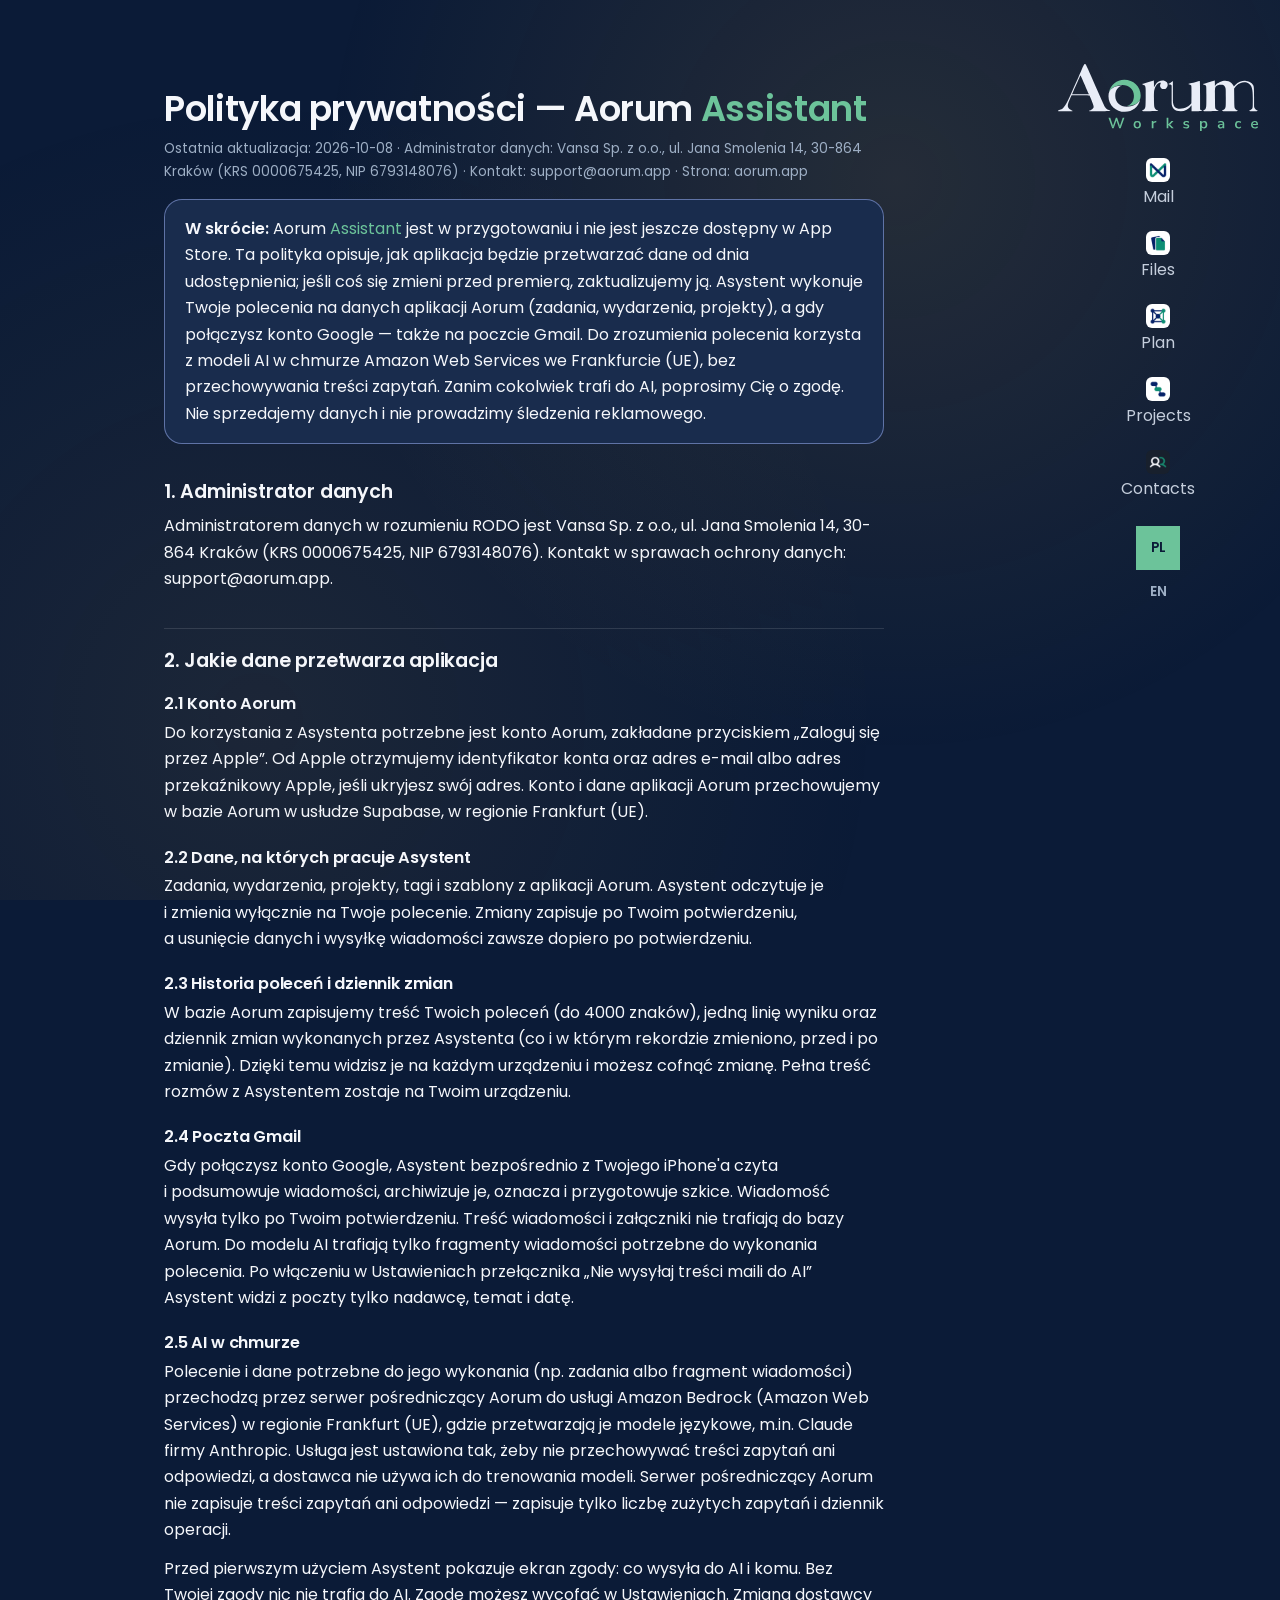
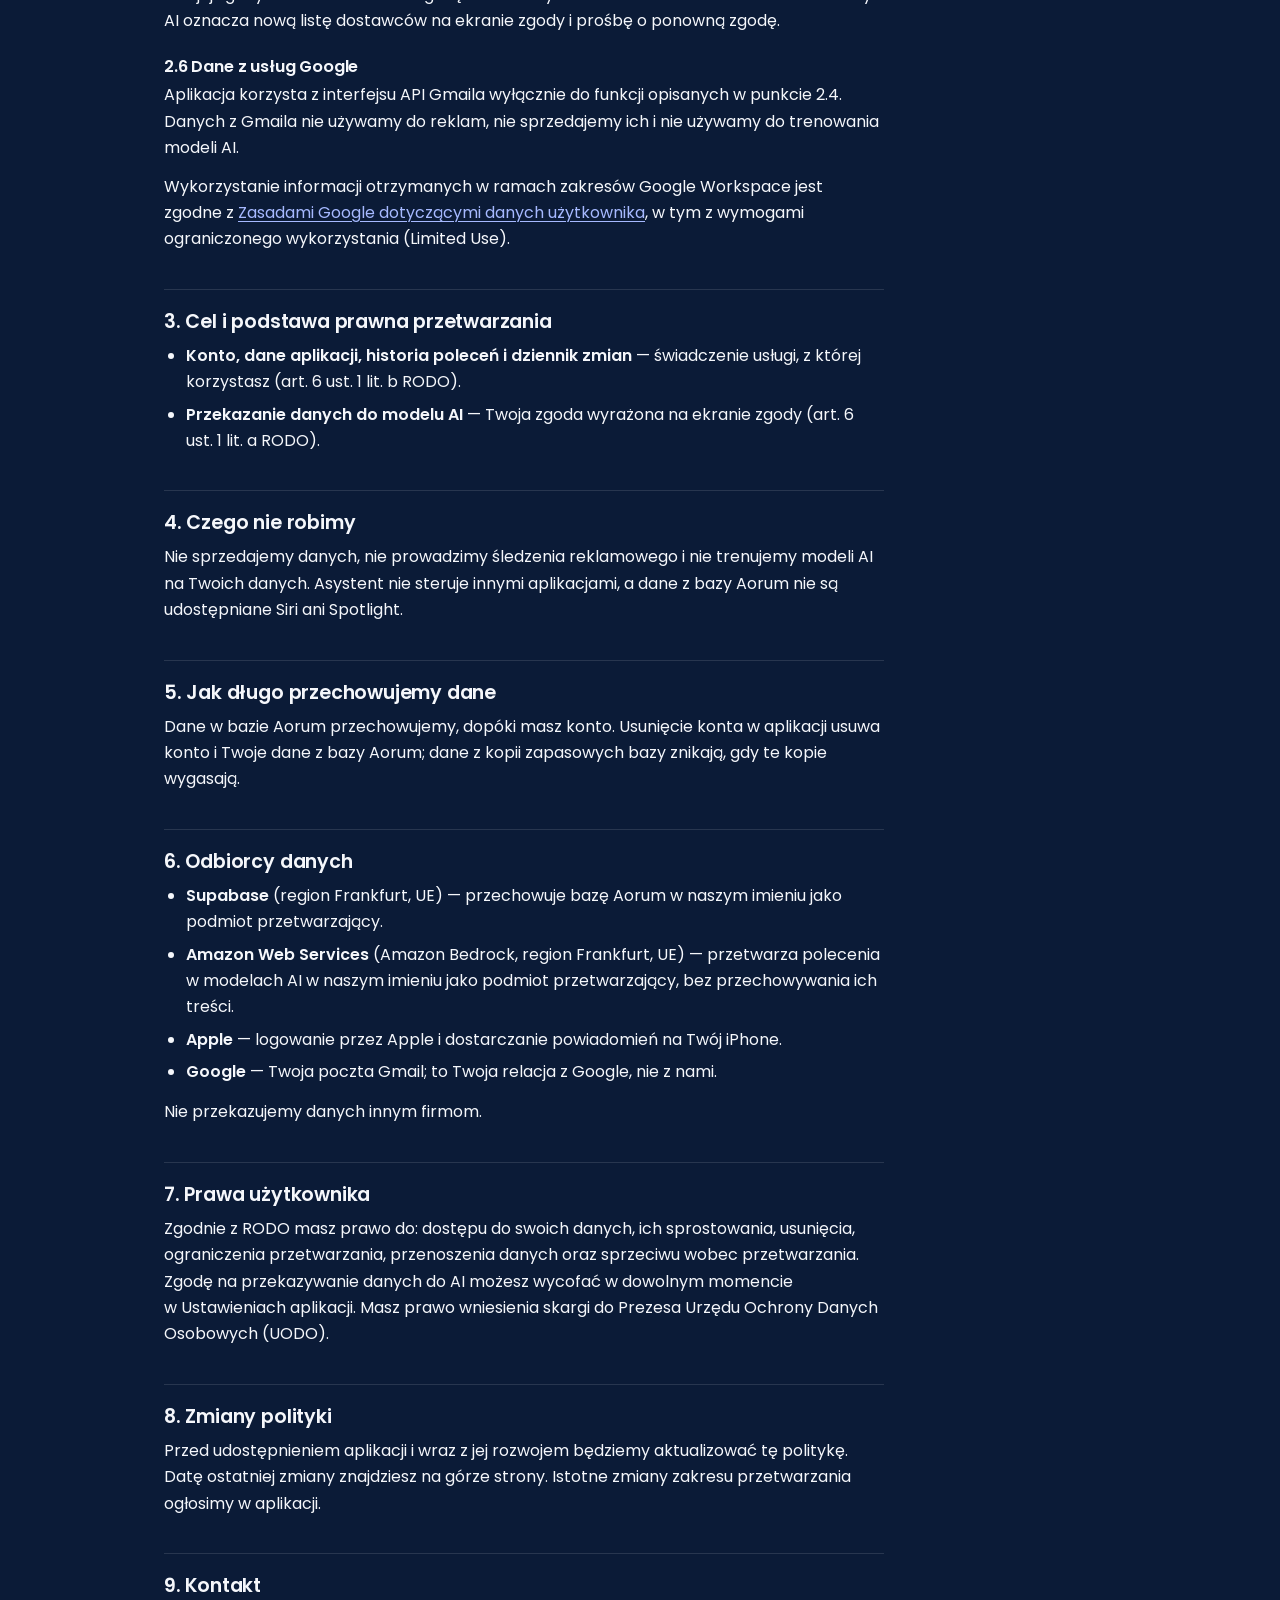
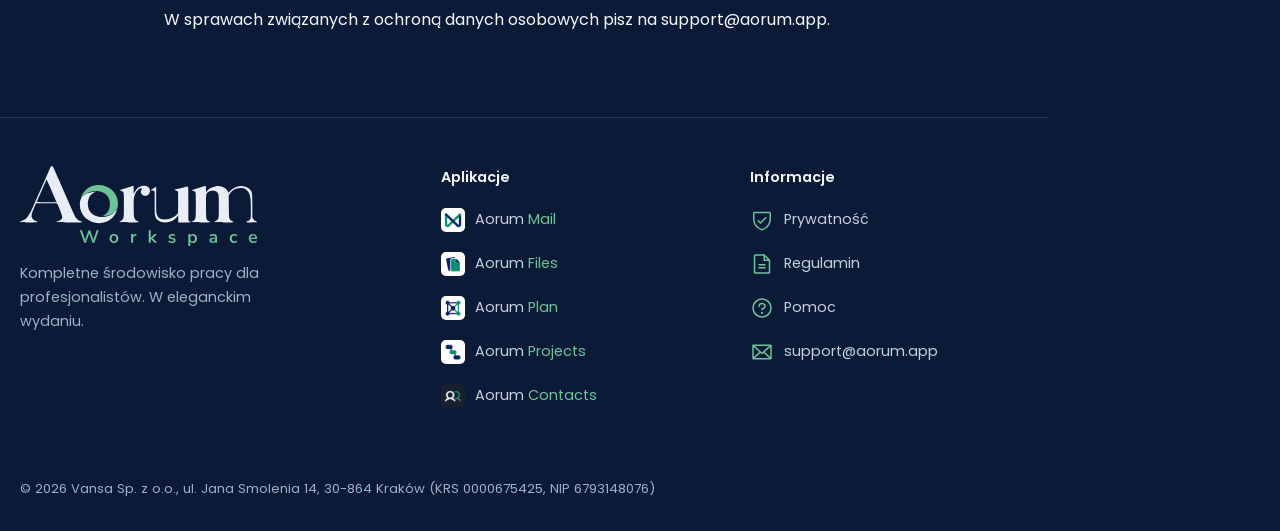
<file: privacy-assistant.html>
<!DOCTYPE html>
<html lang="pl">
<head>
<meta charset="UTF-8">
<meta name="viewport" content="width=device-width, initial-scale=1">
<meta name="color-scheme" content="dark">
<title>Aorum Assistant — Polityka prywatności / Privacy Policy</title>
<meta name="description" content="Polityka prywatności aplikacji Aorum Assistant na iPhone (w przygotowaniu).">
<link rel="canonical" href="https://aorum.app/privacy-assistant.html">
<meta property="og:type" content="website">
<meta property="og:site_name" content="Aorum">
<meta property="og:title" content="Aorum Assistant — Polityka prywatności / Privacy Policy">
<meta property="og:description" content="Polityka prywatności aplikacji Aorum Assistant na iPhone (w przygotowaniu).">
<meta property="og:url" content="https://aorum.app/privacy-assistant.html">
<meta property="og:image" content="https://aorum.app/assets/og-aorum.png?v=44ec06deefb1">
<meta property="og:image:width" content="1200">
<meta property="og:image:height" content="630">
<meta property="og:locale" content="pl_PL">
<meta property="og:locale:alternate" content="en_US">
<meta name="twitter:card" content="summary_large_image">
<meta name="theme-color" content="#0B1B37">
<link rel="icon" type="image/svg+xml" href="assets/aorum-circle-workspace-v8.svg?v=303d2d378afb">
<link rel="icon" type="image/png" sizes="32x32" href="assets/icon-32-dark.png?v=c55a4bd66a23" media="(prefers-color-scheme: dark)">
<link rel="icon" type="image/png" sizes="32x32" href="assets/icon-32.png?v=68afe5f422b2" media="(prefers-color-scheme: light)">
<link rel="apple-touch-icon" href="assets/icon-180.png?v=2bcad72b7dd0">
<link rel="manifest" href="site.webmanifest?v=20f77d7f7c15">
<link rel="stylesheet" href="site.css?v=7301fc4ed44d">
<script src="lang-switch.js?v=d2f5f3855a7a"></script>
<script src="site-interactions.js?v=3cbe38daf92e" defer></script>
</head>
<body>
<a class="skip-link" href="#main"><svg width="20" height="20" aria-hidden="true" focusable="false" xmlns="http://www.w3.org/2000/svg" viewBox="0 0 256 256" fill="currentColor"><path d="M221.66,133.66l-72,72a8,8,0,0,1-11.32-11.32L196.69,136H40a8,8,0,0,1,0-16H196.69L138.34,61.66a8,8,0,0,1,11.32-11.32l72,72A8,8,0,0,1,221.66,133.66Z"/></svg><span class="lang-pl" lang="pl">Przejdź do treści</span><span class="lang-en" lang="en">Skip to content</span></a>
<header class="site-header">
  <div class="site-header__inner">
    <a class="brand brand--workspace" href="index.html"><picture><source media="(max-width: 1040px)" srcset="assets/aorum-wordmark-workspace-v8-dark.svg?v=832a82b53ed2" width="633" height="153"><img src="assets/aorum-workspace-logo-v8-dark.svg?v=c198df8adf02" alt="Aorum Workspace" width="633" height="214"></picture></a>
    <button class="menu-toggle" type="button" aria-expanded="false" aria-controls="site-navigation"><svg width="20" height="20" aria-hidden="true" focusable="false" xmlns="http://www.w3.org/2000/svg" viewBox="0 0 256 256" fill="currentColor"><path d="M128,24A104,104,0,1,0,232,128,104.11,104.11,0,0,0,128,24Zm0,192a88,88,0,1,1,88-88A88.1,88.1,0,0,1,128,216Zm12-88a12,12,0,1,1-12-12A12,12,0,0,1,140,128Zm44,0a12,12,0,1,1-12-12A12,12,0,0,1,184,128Zm-88,0a12,12,0,1,1-12-12A12,12,0,0,1,96,128Z"/></svg>Menu</button>
    <nav class="site-nav" id="site-navigation" aria-label="Aorum">
      <ul>
      <li><a href="mail/index.html"><img class="nav-app-icon" src="assets/aorum-mail-icon.png?v=5b5c8e3285fb" alt="" width="24" height="24">Mail</a></li>
      <li><a href="files/index.html"><img class="nav-app-icon" src="assets/aorum-files-icon.png?v=b34d423bf86b" alt="" width="24" height="24">Files</a></li>
      <li><a href="calendar/index.html"><img class="nav-app-icon" src="assets/aorum-calendar-icon.png?v=64d8c53612d8" alt="" width="24" height="24">Plan</a></li>
      <li><a href="projects/index.html"><img class="nav-app-icon" src="assets/aorum-projects-icon.png?v=ed17d9c58921" alt="" width="24" height="24">Projects</a></li>
      <li><a href="contacts/index.html"><img class="nav-app-icon" src="assets/aorum-contacts-icon.png?v=e6930709bab8" alt="" width="24" height="24">Contacts</a></li>
      </ul>
    </nav>
    <div class="header-actions">
    <div class="lang-switch" role="group" aria-label="Wybór języka / Language">
      <button type="button" id="lang-pl-btn" aria-pressed="true"><span>PL</span></button>
      <button type="button" id="lang-en-btn" aria-pressed="false"><span>EN</span></button>
    </div>
    </div>
  </div>
</header>
<main id="main" class="page">

<div class="lang-pl" lang="pl">

<h1><span class="product-copy">Polityka prywatności — Aorum <span class="product-name">Assistant</span></span></h1>
<p class="meta">Ostatnia aktualizacja: 2026-10-08 · Administrator danych: Vansa Sp. z&nbsp;o.o., ul. Jana Smolenia 14, 30-864 Kraków (KRS 0000675425, NIP 6793148076) · Kontakt: support@aorum.app · Strona: aorum.app</p>

<div class="box">
  <p><strong>W&nbsp;skrócie:</strong><span class="product-copy"> Aorum <span class="product-name">Assistant</span> jest w&nbsp;przygotowaniu i&nbsp;nie jest jeszcze dostępny w&nbsp;App Store. Ta polityka opisuje, jak aplikacja będzie przetwarzać dane od dnia udostępnienia; jeśli coś się zmieni przed premierą, zaktualizujemy ją. Asystent wykonuje Twoje polecenia na danych aplikacji Aorum (zadania, wydarzenia, projekty), a&nbsp;gdy połączysz konto Google — także na poczcie Gmail. Do zrozumienia polecenia korzysta z&nbsp;modeli AI w&nbsp;chmurze Amazon Web Services we Frankfurcie (UE), bez przechowywania treści zapytań. Zanim cokolwiek trafi do AI, poprosimy Cię o&nbsp;zgodę. Nie sprzedajemy danych i&nbsp;nie prowadzimy śledzenia reklamowego.</span></p>
</div>

<h2>1. Administrator danych</h2>
<p>Administratorem danych w&nbsp;rozumieniu RODO jest Vansa Sp. z&nbsp;o.o., ul. Jana Smolenia 14, 30-864 Kraków (KRS 0000675425, NIP 6793148076). Kontakt w&nbsp;sprawach ochrony danych: support@aorum.app.</p>

<h2>2. Jakie dane przetwarza aplikacja</h2>

<h3>2.1 Konto Aorum</h3>
<p>Do korzystania z&nbsp;Asystenta potrzebne jest konto Aorum, zakładane przyciskiem „Zaloguj się przez Apple”. Od Apple otrzymujemy identyfikator konta oraz adres e-mail albo adres przekaźnikowy Apple, jeśli ukryjesz swój adres. Konto i&nbsp;dane aplikacji Aorum przechowujemy w&nbsp;bazie Aorum w&nbsp;usłudze Supabase, w&nbsp;regionie Frankfurt (UE).</p>

<h3>2.2 Dane, na których pracuje Asystent</h3>
<p>Zadania, wydarzenia, projekty, tagi i&nbsp;szablony z&nbsp;aplikacji Aorum. Asystent odczytuje je i&nbsp;zmienia wyłącznie na Twoje polecenie. Zmiany zapisuje po Twoim potwierdzeniu, a&nbsp;usunięcie danych i&nbsp;wysyłkę wiadomości zawsze dopiero po potwierdzeniu.</p>

<h3>2.3 Historia poleceń i&nbsp;dziennik zmian</h3>
<p>W&nbsp;bazie Aorum zapisujemy treść Twoich poleceń (do 4000 znaków), jedną linię wyniku oraz dziennik zmian wykonanych przez Asystenta (co i&nbsp;w&nbsp;którym rekordzie zmieniono, przed i&nbsp;po zmianie). Dzięki temu widzisz je na każdym urządzeniu i&nbsp;możesz cofnąć zmianę. Pełna treść rozmów z&nbsp;Asystentem zostaje na Twoim urządzeniu.</p>

<h3>2.4 Poczta Gmail</h3>
<p>Gdy połączysz konto Google, Asystent bezpośrednio z&nbsp;Twojego iPhone'a czyta i&nbsp;podsumowuje wiadomości, archiwizuje je, oznacza i&nbsp;przygotowuje szkice. Wiadomość wysyła tylko po Twoim potwierdzeniu. Treść wiadomości i&nbsp;załączniki nie trafiają do bazy Aorum. Do modelu AI trafiają tylko fragmenty wiadomości potrzebne do wykonania polecenia. Po włączeniu w&nbsp;Ustawieniach przełącznika „Nie wysyłaj treści maili do AI” Asystent widzi z&nbsp;poczty tylko nadawcę, temat i&nbsp;datę.</p>

<h3>2.5 AI w&nbsp;chmurze</h3>
<p>Polecenie i&nbsp;dane potrzebne do jego wykonania (np. zadania albo fragment wiadomości) przechodzą przez serwer pośredniczący Aorum do usługi Amazon Bedrock (Amazon Web Services) w&nbsp;regionie Frankfurt (UE), gdzie przetwarzają je modele językowe, m.in. Claude firmy Anthropic. Usługa jest ustawiona tak, żeby nie przechowywać treści zapytań ani odpowiedzi, a&nbsp;dostawca nie używa ich do trenowania modeli. Serwer pośredniczący Aorum nie zapisuje treści zapytań ani odpowiedzi — zapisuje tylko liczbę zużytych zapytań i&nbsp;dziennik operacji.</p>
<p>Przed pierwszym użyciem Asystent pokazuje ekran zgody: co wysyła do AI i&nbsp;komu. Bez Twojej zgody nic nie trafia do AI. Zgodę możesz wycofać w&nbsp;Ustawieniach. Zmiana dostawcy AI oznacza nową listę dostawców na ekranie zgody i&nbsp;prośbę o&nbsp;ponowną zgodę.</p>

<h3>2.6 Dane z&nbsp;usług Google</h3>
<p>Aplikacja korzysta z&nbsp;interfejsu API Gmaila wyłącznie do funkcji opisanych w&nbsp;punkcie 2.4. Danych z&nbsp;Gmaila nie używamy do reklam, nie sprzedajemy ich i&nbsp;nie używamy do trenowania modeli AI.</p>
<p>Wykorzystanie informacji otrzymanych w&nbsp;ramach zakresów Google Workspace jest zgodne z&nbsp;<a href="https://developers.google.com/workspace/workspace-api-user-data-developer-policy">Zasadami Google dotyczącymi danych użytkownika</a>, w&nbsp;tym z&nbsp;wymogami ograniczonego wykorzystania (Limited Use).</p>

<h2>3. Cel i&nbsp;podstawa prawna przetwarzania</h2>
<ul>
  <li><strong>Konto, dane aplikacji, historia poleceń i&nbsp;dziennik zmian</strong> — świadczenie usługi, z&nbsp;której korzystasz (art. 6 ust. 1 lit. b RODO).</li>
  <li><strong>Przekazanie danych do modelu AI</strong> — Twoja zgoda wyrażona na ekranie zgody (art. 6 ust. 1 lit. a&nbsp;RODO).</li>
</ul>

<h2>4. Czego nie robimy</h2>
<p>Nie sprzedajemy danych, nie prowadzimy śledzenia reklamowego i&nbsp;nie trenujemy modeli AI na Twoich danych. Asystent nie steruje innymi aplikacjami, a&nbsp;dane z&nbsp;bazy Aorum nie są udostępniane Siri ani Spotlight.</p>

<h2>5. Jak długo przechowujemy dane</h2>
<p>Dane w&nbsp;bazie Aorum przechowujemy, dopóki masz konto. Usunięcie konta w&nbsp;aplikacji usuwa konto i&nbsp;Twoje dane z&nbsp;bazy Aorum; dane z&nbsp;kopii zapasowych bazy znikają, gdy te kopie wygasają.</p>

<h2>6. Odbiorcy danych</h2>
<ul>
  <li><strong>Supabase</strong> (region Frankfurt, UE) — przechowuje bazę Aorum w&nbsp;naszym imieniu jako podmiot przetwarzający.</li>
  <li><strong>Amazon Web Services</strong> (Amazon Bedrock, region Frankfurt, UE) — przetwarza polecenia w&nbsp;modelach AI w&nbsp;naszym imieniu jako podmiot przetwarzający, bez przechowywania ich treści.</li>
  <li><strong>Apple</strong> — logowanie przez Apple i&nbsp;dostarczanie powiadomień na Twój iPhone.</li>
  <li><strong>Google</strong> — Twoja poczta Gmail; to Twoja relacja z&nbsp;Google, nie z&nbsp;nami.</li>
</ul>
<p>Nie przekazujemy danych innym firmom.</p>

<h2>7. Prawa użytkownika</h2>
<p>Zgodnie z&nbsp;RODO masz prawo do: dostępu do swoich danych, ich sprostowania, usunięcia, ograniczenia przetwarzania, przenoszenia danych oraz sprzeciwu wobec przetwarzania. Zgodę na przekazywanie danych do AI możesz wycofać w&nbsp;dowolnym momencie w&nbsp;Ustawieniach aplikacji. Masz prawo wniesienia skargi do Prezesa Urzędu Ochrony Danych Osobowych (UODO).</p>

<h2>8. Zmiany polityki</h2>
<p>Przed udostępnieniem aplikacji i&nbsp;wraz z&nbsp;jej rozwojem będziemy aktualizować tę politykę. Datę ostatniej zmiany znajdziesz na górze strony. Istotne zmiany zakresu przetwarzania ogłosimy w&nbsp;aplikacji.</p>

<h2>9. Kontakt</h2>
<p>W&nbsp;sprawach związanych z&nbsp;ochroną danych osobowych pisz na support@aorum.app.</p>

</div>

<div class="lang-en" lang="en">

<h1><span class="product-copy">Privacy Policy — Aorum <span class="product-name">Assistant</span></span></h1>
<p class="meta">Last updated: 2026-10-08 · Data controller: Vansa Sp. z&nbsp;o.o., ul. Jana Smolenia 14, 30-864 Kraków (KRS 0000675425, NIP 6793148076) · Contact: support@aorum.app · Site: aorum.app</p>

<div class="box">
  <p><strong>In short:</strong><span class="product-copy"> Aorum <span class="product-name">Assistant</span> is in preparation and is not yet available on the App Store. This policy describes how the app will process data from the day it becomes available; if anything changes before launch, we will update it. The Assistant carries out your requests on data in the Aorum apps (tasks, events, projects) and, once you connect a&nbsp;Google account, on your Gmail. To understand a&nbsp;request it uses AI models in the Amazon Web Services cloud in Frankfurt (EU), without storing the content of requests. Before anything is sent to AI, we ask for your consent. We do not sell your data and we do not run advertising tracking.</span></p>
</div>

<h2>1. Data controller</h2>
<p>The data controller within the meaning of the GDPR is Vansa Sp. z&nbsp;o.o., ul. Jana Smolenia 14, 30-864 Kraków, Poland (KRS 0000675425, NIP 6793148076). Data-protection contact: support@aorum.app.</p>

<h2>2. What data the app processes</h2>

<h3>2.1 Aorum account</h3>
<p>Using the Assistant requires an Aorum account, created with “Sign in with Apple”. Apple gives us an account identifier and your email address, or an Apple relay address if you hide your email. The account and Aorum app data are stored in the Aorum database on Supabase, in the Frankfurt region (EU).</p>

<h3>2.2 Data the Assistant works with</h3>
<p>Tasks, events, projects, tags and templates from the Aorum apps. The Assistant reads and changes them only at your request. It saves changes after you confirm them; deleting data and sending messages always require your confirmation.</p>

<h3>2.3 Request history and change log</h3>
<p>In the Aorum database we keep the text of your requests (up to 4,000 characters), a&nbsp;one-line result and a&nbsp;log of changes made by the Assistant (what was changed in which record, before and after). This lets you see them on every device and undo a&nbsp;change. The full content of your conversations with the Assistant stays on your device.</p>

<h3>2.4 Gmail</h3>
<p>Once you connect a&nbsp;Google account, the Assistant reads and summarises messages, archives and labels them, and prepares drafts directly from your iPhone. It sends a&nbsp;message only after you confirm. Message content and attachments are never stored in the Aorum database. Only the parts of messages needed for a&nbsp;request are sent to the AI model. With the “Don't send email content to AI” switch turned on in Settings, the Assistant sees only the sender, subject and date of your emails.</p>

<h3>2.5 Cloud AI</h3>
<p>Your request and the data needed to carry it out (for example tasks or part of a&nbsp;message) pass through the Aorum relay server to Amazon Bedrock (Amazon Web Services) in the Frankfurt region (EU), where they are processed by language models, including Anthropic's Claude. The service is configured not to store the content of requests or responses, and the provider does not use them to train models. The Aorum relay server does not store the content of requests or responses — it records only the number of requests used and an operations log.</p>
<p>Before first use the Assistant shows a&nbsp;consent screen explaining what is sent to AI and to whom. Without your consent nothing is sent to AI. You can withdraw consent in Settings. A&nbsp;change of AI provider means a&nbsp;new provider list on the consent screen and a&nbsp;request for your consent again.</p>

<h3>2.6 Data from Google services</h3>
<p>The app uses the Gmail API only for the features described in section 2.4. We do not use Gmail data for advertising, we do not sell it and we do not use it to train AI models.</p>
<p>The use of information received from Google Workspace scopes will adhere to the <a href="https://developers.google.com/workspace/workspace-api-user-data-developer-policy">Google User Data Policy</a>, including the Limited Use requirements.</p>

<h2>3. Purpose and legal basis of processing</h2>
<ul>
  <li><strong>Account, app data, request history and change log</strong> — providing the service you use (Art. 6(1)(b) GDPR).</li>
  <li><strong>Sending data to an AI model</strong> — your consent given on the consent screen (Art. 6(1)(a) GDPR).</li>
</ul>

<h2>4. What we do not do</h2>
<p>We do not sell data, we do not run advertising tracking and we do not train AI models on your data. The Assistant does not control other apps, and data in the Aorum database is not shared with Siri or Spotlight.</p>

<h2>5. How long we keep data</h2>
<p>We keep data in the Aorum database for as long as you have an account. Deleting your account in the app deletes the account and your data from the Aorum database; data in database backups disappears when those backups expire.</p>

<h2>6. Who receives the data</h2>
<ul>
  <li><strong>Supabase</strong> (Frankfurt region, EU) — stores the Aorum database on our behalf as a&nbsp;processor.</li>
  <li><strong>Amazon Web Services</strong> (Amazon Bedrock, Frankfurt region, EU) — processes requests in AI models on our behalf as a&nbsp;processor, without storing their content.</li>
  <li><strong>Apple</strong> — Sign in with Apple and delivery of notifications to your iPhone.</li>
  <li><strong>Google</strong> — your Gmail; this is your relationship with Google, not with us.</li>
</ul>
<p>We do not pass data to any other companies.</p>

<h2>7. Your rights</h2>
<p>Under the GDPR you have the right to access your data, rectify it, erase it, restrict processing, port your data and object to processing. You can withdraw consent to sending data to AI at any time in the app's Settings. You have the right to lodge a&nbsp;complaint with the President of the Polish Personal Data Protection Office (UODO).</p>

<h2>8. Changes to this policy</h2>
<p>We will update this policy before the app becomes available and as it develops. The date of the last change is shown at the top of the page. We will announce material changes to the scope of processing in the app.</p>

<h2>9. Contact</h2>
<p>For data-protection matters, write to support@aorum.app.</p>

</div>

</main>
<footer class="site-footer">
  <div class="site-footer__inner">
    <div class="footer-about">
      <a class="brand brand--workspace" href="index.html"><picture><source media="(max-width: 1040px)" srcset="assets/aorum-wordmark-workspace-v8-dark.svg?v=832a82b53ed2" width="633" height="153"><img src="assets/aorum-workspace-logo-v8-dark.svg?v=c198df8adf02" alt="Aorum Workspace" width="633" height="214"></picture></a>
      <p class="footer-tagline"><span class="lang-pl" lang="pl">Kompletne środowisko pracy dla profesjonalistów. W&nbsp;eleganckim wydaniu.</span><span class="lang-en" lang="en">The complete workspace for professionals. Elegantly crafted.</span></p>
    </div>
    <nav aria-label="Aplikacje Aorum / Aorum apps">
      <p class="footer-h"><span class="lang-pl" lang="pl">Aplikacje</span><span class="lang-en" lang="en">Apps</span></p>
      <ul>
        <li><a class="footer-app-link" href="mail/index.html"><img src="assets/aorum-mail-icon.png?v=5b5c8e3285fb" alt="" width="24" height="24" loading="lazy"><span class="product-copy">Aorum <span class="product-name">Mail</span></span></a></li>
        <li><a class="footer-app-link" href="files/index.html"><img src="assets/aorum-files-icon.png?v=b34d423bf86b" alt="" width="24" height="24" loading="lazy"><span class="product-copy">Aorum <span class="product-name">Files</span></span></a></li>
        <li><a class="footer-app-link" href="calendar/index.html"><img src="assets/aorum-calendar-icon.png?v=64d8c53612d8" alt="" width="24" height="24" loading="lazy"><span class="product-copy">Aorum <span class="product-name">Plan</span></span></a></li>
        <li><a class="footer-app-link" href="projects/index.html"><img src="assets/aorum-projects-icon.png?v=ed17d9c58921" alt="" width="24" height="24" loading="lazy"><span class="product-copy">Aorum <span class="product-name">Projects</span></span></a></li>
        <li><a class="footer-app-link" href="contacts/index.html"><img src="assets/aorum-contacts-icon.png?v=e6930709bab8" alt="" width="24" height="24" loading="lazy"><span class="product-copy">Aorum <span class="product-name">Contacts</span></span></a></li>
      </ul>
    </nav>
    <nav aria-label="Informacje / Information">
      <p class="footer-h"><span class="lang-pl" lang="pl">Informacje</span><span class="lang-en" lang="en">Information</span></p>
      <ul>
        <li><a class="footer-info-link" href="policies.html"><svg width="20" height="20" aria-hidden="true" focusable="false" xmlns="http://www.w3.org/2000/svg" viewBox="0 0 256 256" fill="currentColor"><path d="M208,40H48A16,16,0,0,0,32,56v56c0,52.72,25.52,84.67,46.93,102.19,23.06,18.86,46,25.26,47,25.53a8,8,0,0,0,4.2,0c1-.27,23.91-6.67,47-25.53C198.48,196.67,224,164.72,224,112V56A16,16,0,0,0,208,40Zm0,72c0,37.07-13.66,67.16-40.6,89.42A129.3,129.3,0,0,1,128,223.62a128.25,128.25,0,0,1-38.92-21.81C61.82,179.51,48,149.3,48,112l0-56,160,0ZM82.34,141.66a8,8,0,0,1,11.32-11.32L112,148.69l50.34-50.35a8,8,0,0,1,11.32,11.32l-56,56a8,8,0,0,1-11.32,0Z"/></svg><span class="lang-pl" lang="pl">Prywatność</span><span class="lang-en" lang="en">Privacy</span></a></li>
        <li><a class="footer-info-link" href="terms.html"><svg width="20" height="20" aria-hidden="true" focusable="false" xmlns="http://www.w3.org/2000/svg" viewBox="0 0 256 256" fill="currentColor"><path d="M213.66,82.34l-56-56A8,8,0,0,0,152,24H56A16,16,0,0,0,40,40V216a16,16,0,0,0,16,16H200a16,16,0,0,0,16-16V88A8,8,0,0,0,213.66,82.34ZM160,51.31,188.69,80H160ZM200,216H56V40h88V88a8,8,0,0,0,8,8h48V216Zm-32-80a8,8,0,0,1-8,8H96a8,8,0,0,1,0-16h64A8,8,0,0,1,168,136Zm0,32a8,8,0,0,1-8,8H96a8,8,0,0,1,0-16h64A8,8,0,0,1,168,168Z"/></svg><span class="lang-pl" lang="pl">Regulamin</span><span class="lang-en" lang="en">Terms</span></a></li>
        <li><a class="footer-info-link" href="support.html"><svg width="20" height="20" aria-hidden="true" focusable="false" xmlns="http://www.w3.org/2000/svg" viewBox="0 0 256 256" fill="currentColor"><path d="M140,180a12,12,0,1,1-12-12A12,12,0,0,1,140,180ZM128,72c-22.06,0-40,16.15-40,36v4a8,8,0,0,0,16,0v-4c0-11,10.77-20,24-20s24,9,24,20-10.77,20-24,20a8,8,0,0,0-8,8v8a8,8,0,0,0,16,0v-.72c18.24-3.35,32-17.9,32-35.28C168,88.15,150.06,72,128,72Zm104,56A104,104,0,1,1,128,24,104.11,104.11,0,0,1,232,128Zm-16,0a88,88,0,1,0-88,88A88.1,88.1,0,0,0,216,128Z"/></svg><span class="lang-pl" lang="pl">Pomoc</span><span class="lang-en" lang="en">Support</span></a></li>
        <li><a class="footer-info-link" href="mailto:support@aorum.app"><svg width="20" height="20" aria-hidden="true" focusable="false" xmlns="http://www.w3.org/2000/svg" viewBox="0 0 256 256" fill="currentColor"><path d="M224,48H32a8,8,0,0,0-8,8V192a16,16,0,0,0,16,16H216a16,16,0,0,0,16-16V56A8,8,0,0,0,224,48Zm-96,85.15L52.57,64H203.43ZM98.71,128,40,181.81V74.19Zm11.84,10.85,12,11.05a8,8,0,0,0,10.82,0l12-11.05,58,53.15H52.57ZM157.29,128,216,74.18V181.82Z"/></svg>support@aorum.app</a></li>
      </ul>
    </nav>
    <p class="footer-legal">© 2026 Vansa Sp. z&nbsp;o.o., ul. Jana Smolenia 14, 30-864 Kraków (KRS 0000675425, NIP 6793148076)</p>
  </div>
</footer>
<template id="icon-viewer-zoom"><svg width="20" height="20" aria-hidden="true" focusable="false" xmlns="http://www.w3.org/2000/svg" viewBox="0 0 256 256" fill="currentColor"><path d="M229.66,218.34l-50.07-50.06a88.11,88.11,0,1,0-11.31,11.31l50.06,50.07a8,8,0,0,0,11.32-11.32ZM40,112a72,72,0,1,1,72,72A72.08,72.08,0,0,1,40,112Z"/></svg></template>
<template id="icon-viewer-fit"><svg width="20" height="20" aria-hidden="true" focusable="false" xmlns="http://www.w3.org/2000/svg" viewBox="0 0 256 256" fill="currentColor"><path d="M224,128a96,96,0,0,1-94.71,96H128A95.38,95.38,0,0,1,62.1,197.8a8,8,0,0,1,11-11.63A80,80,0,1,0,71.43,71.39a3.07,3.07,0,0,1-.26.25L44.59,96H72a8,8,0,0,1,0,16H24a8,8,0,0,1-8-8V56a8,8,0,0,1,16,0V85.8L60.25,60A96,96,0,0,1,224,128Z"/></svg></template>
<template id="icon-viewer-next"><svg width="20" height="20" aria-hidden="true" focusable="false" xmlns="http://www.w3.org/2000/svg" viewBox="0 0 256 256" fill="currentColor"><path d="M221.66,133.66l-72,72a8,8,0,0,1-11.32-11.32L196.69,136H40a8,8,0,0,1,0-16H196.69L138.34,61.66a8,8,0,0,1,11.32-11.32l72,72A8,8,0,0,1,221.66,133.66Z"/></svg></template>
<template id="icon-viewer-close"><svg width="20" height="20" aria-hidden="true" focusable="false" xmlns="http://www.w3.org/2000/svg" viewBox="0 0 256 256" fill="currentColor"><path d="M205.66,194.34a8,8,0,0,1-11.32,11.32L128,139.31,61.66,205.66a8,8,0,0,1-11.32-11.32L116.69,128,50.34,61.66A8,8,0,0,1,61.66,50.34L128,116.69l66.34-66.35a8,8,0,0,1,11.32,11.32L139.31,128Z"/></svg></template>
</body>
</html>
</file>
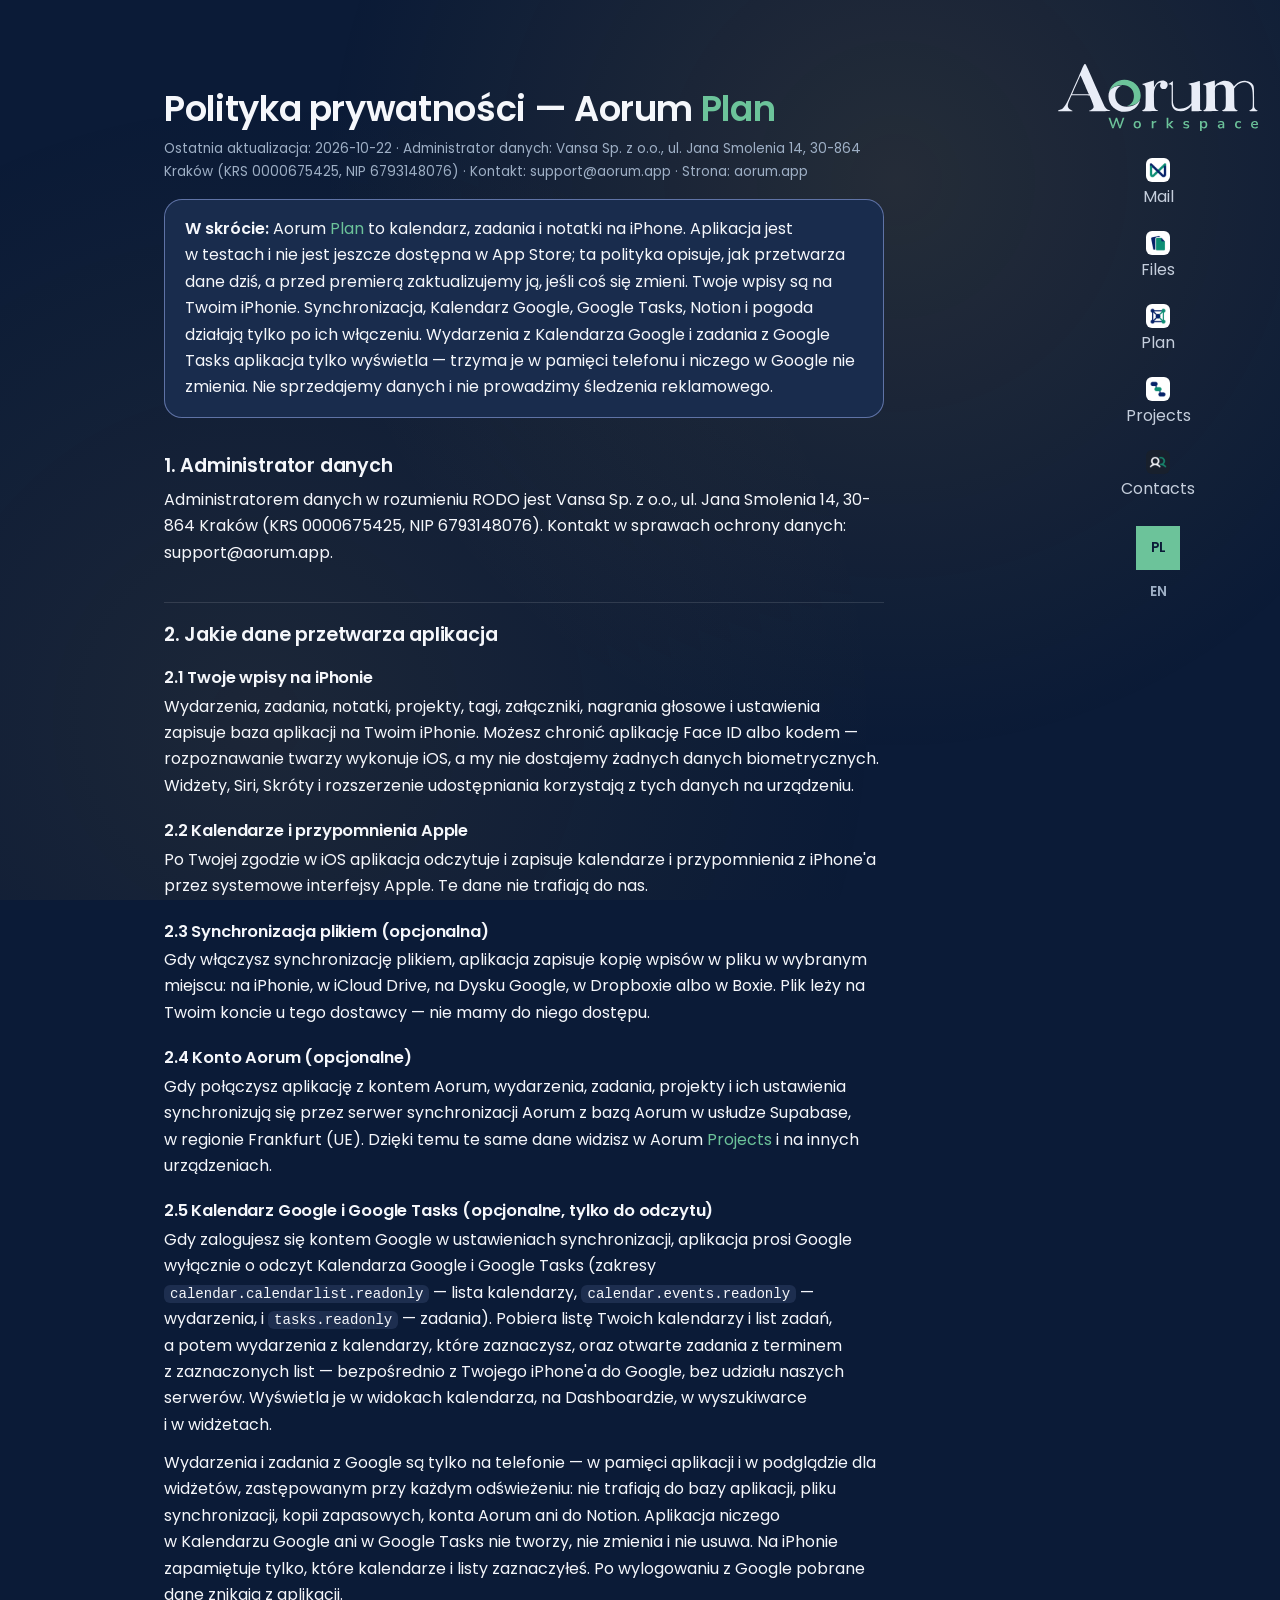
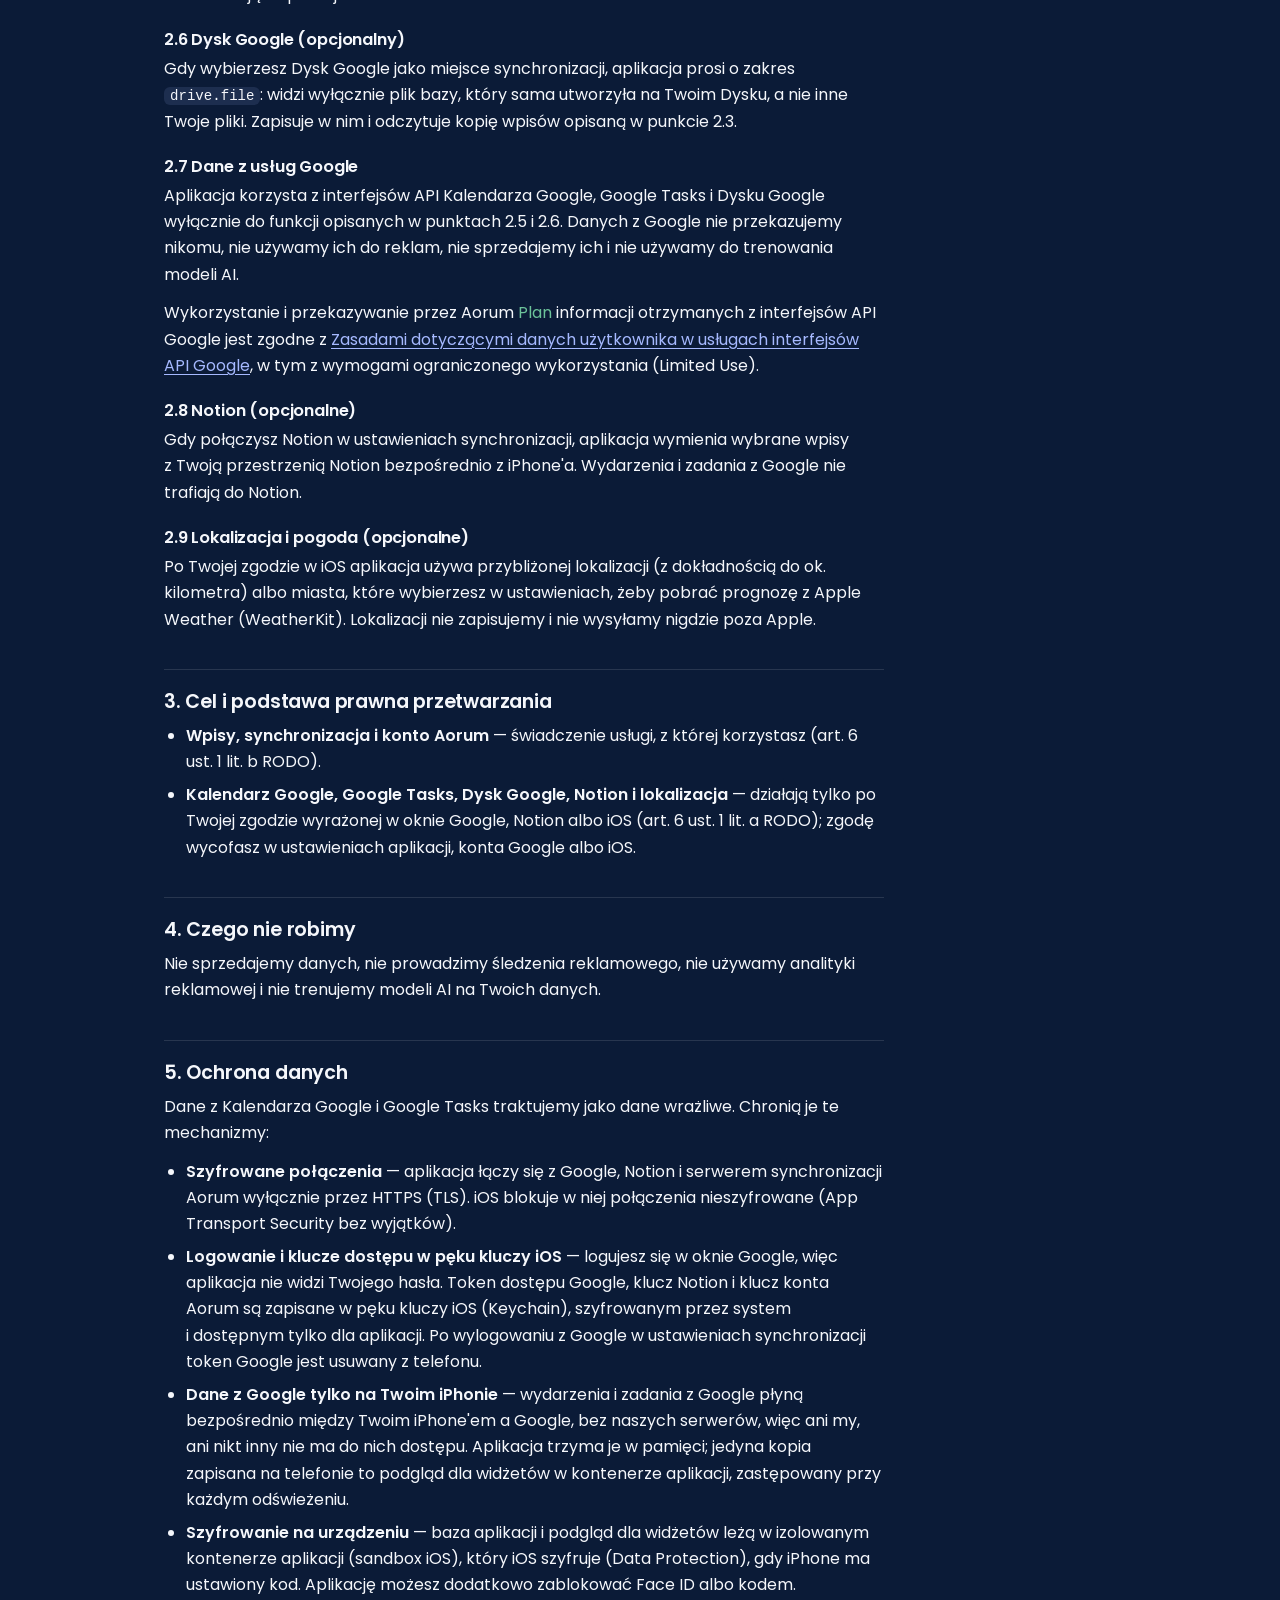
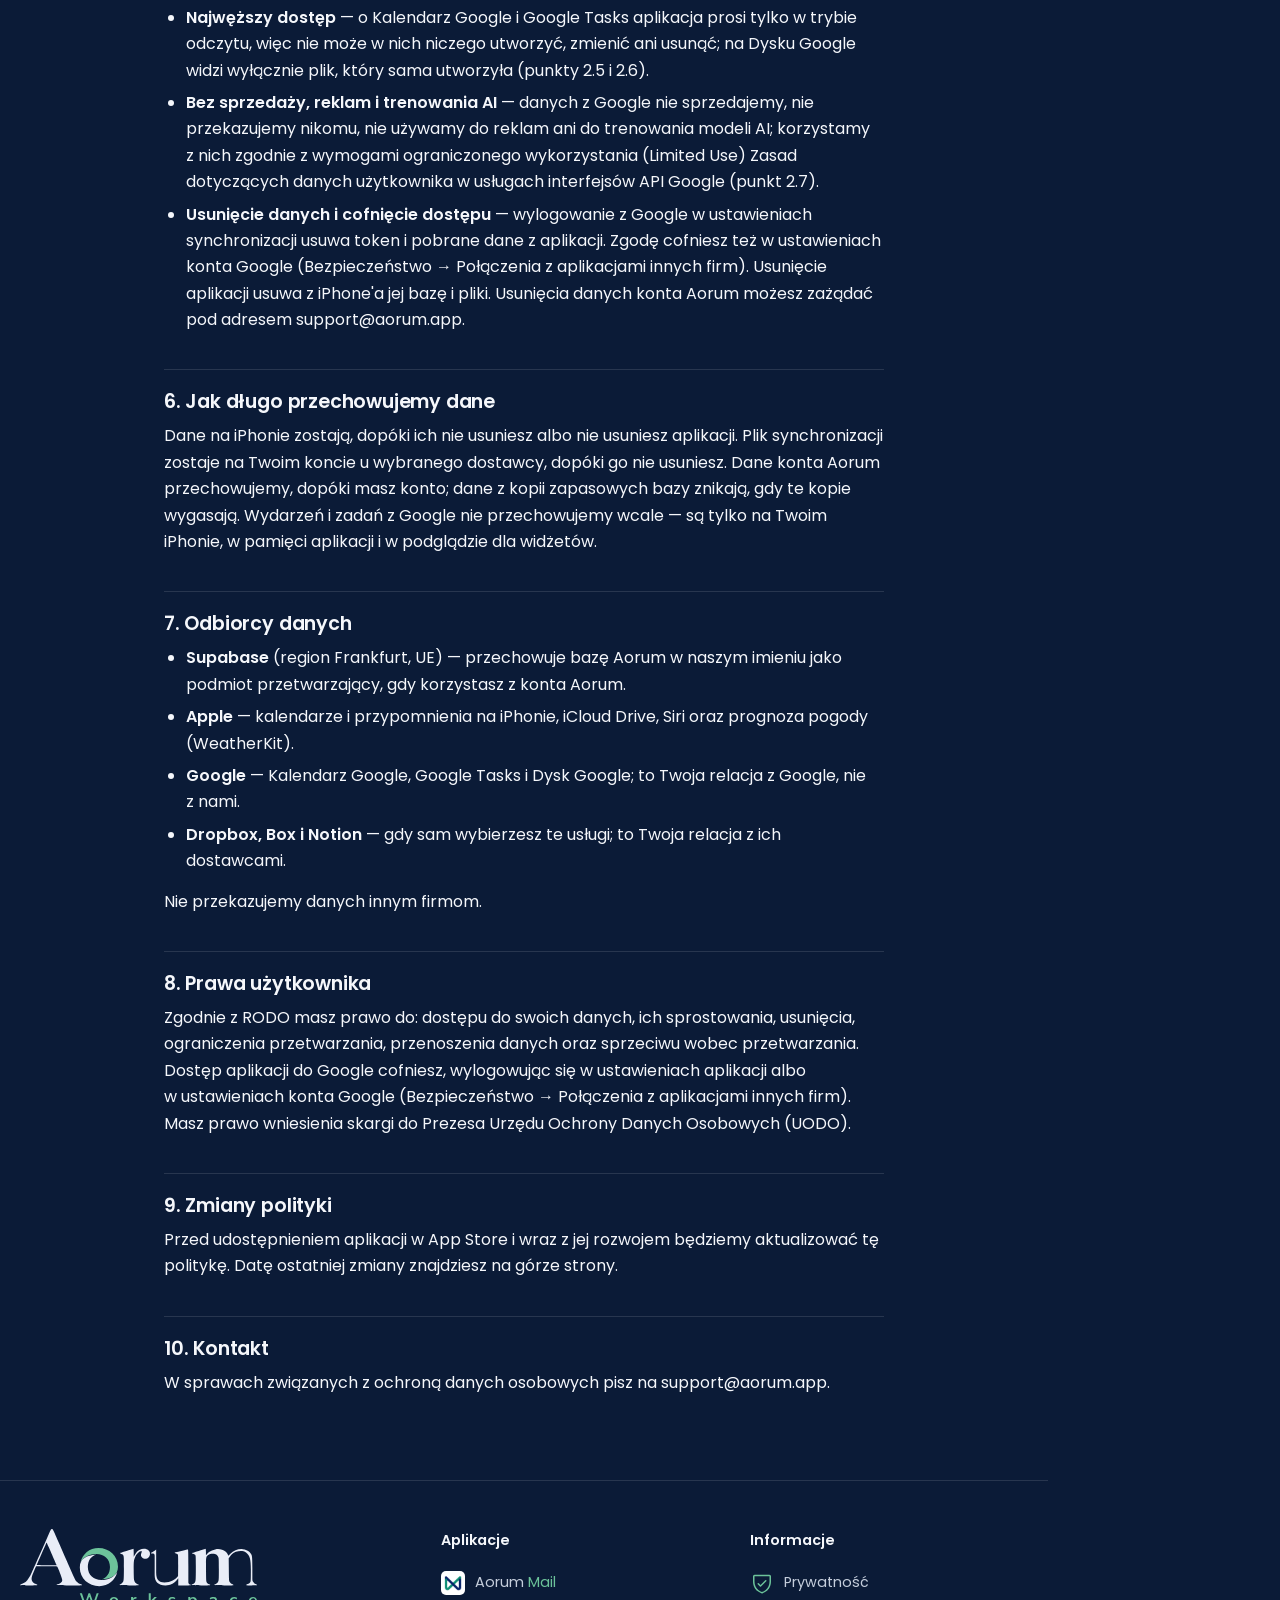
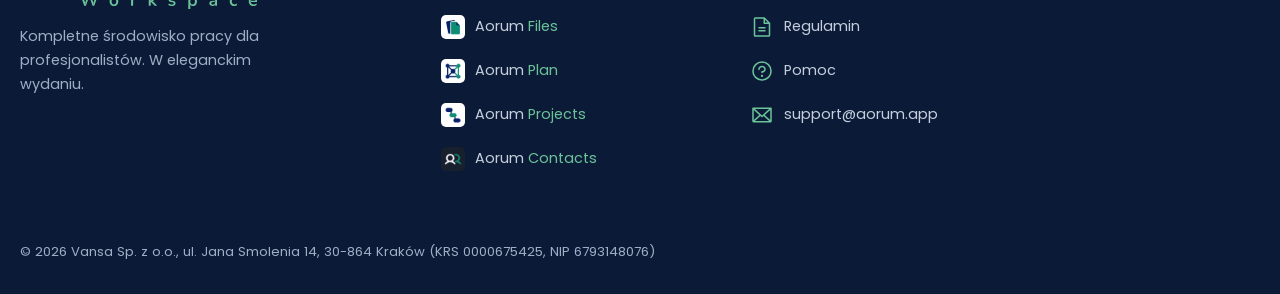
<file: privacy-plan.html>
<!DOCTYPE html>
<html lang="pl">
<head>
<meta charset="UTF-8">
<meta name="viewport" content="width=device-width, initial-scale=1">
<meta name="color-scheme" content="dark">
<title>Aorum Plan — Polityka prywatności / Privacy Policy</title>
<meta name="description" content="Polityka prywatności aplikacji Aorum Plan na iPhone — kalendarz, zadania i notatki; Kalendarz Google i Google Tasks tylko do odczytu.">
<link rel="canonical" href="https://aorum.app/privacy-plan.html">
<meta property="og:type" content="website">
<meta property="og:site_name" content="Aorum">
<meta property="og:title" content="Aorum Plan — Polityka prywatności / Privacy Policy">
<meta property="og:description" content="Polityka prywatności aplikacji Aorum Plan na iPhone — kalendarz, zadania i notatki; Kalendarz Google i Google Tasks tylko do odczytu.">
<meta property="og:url" content="https://aorum.app/privacy-plan.html">
<meta property="og:image" content="https://aorum.app/assets/og-aorum.png?v=44ec06deefb1">
<meta property="og:image:width" content="1200">
<meta property="og:image:height" content="630">
<meta property="og:locale" content="pl_PL">
<meta property="og:locale:alternate" content="en_US">
<meta name="twitter:card" content="summary_large_image">
<meta name="theme-color" content="#0B1B37">
<link rel="icon" type="image/svg+xml" href="assets/aorum-circle-workspace-v8.svg?v=303d2d378afb">
<link rel="icon" type="image/png" sizes="32x32" href="assets/icon-32-dark.png?v=c55a4bd66a23" media="(prefers-color-scheme: dark)">
<link rel="icon" type="image/png" sizes="32x32" href="assets/icon-32.png?v=68afe5f422b2" media="(prefers-color-scheme: light)">
<link rel="apple-touch-icon" href="assets/icon-180.png?v=2bcad72b7dd0">
<link rel="manifest" href="site.webmanifest?v=20f77d7f7c15">
<link rel="stylesheet" href="site.css?v=7301fc4ed44d">
<script src="lang-switch.js?v=d2f5f3855a7a"></script>
<script src="site-interactions.js?v=3cbe38daf92e" defer></script>
</head>
<body>
<a class="skip-link" href="#main"><svg width="20" height="20" aria-hidden="true" focusable="false" xmlns="http://www.w3.org/2000/svg" viewBox="0 0 256 256" fill="currentColor"><path d="M221.66,133.66l-72,72a8,8,0,0,1-11.32-11.32L196.69,136H40a8,8,0,0,1,0-16H196.69L138.34,61.66a8,8,0,0,1,11.32-11.32l72,72A8,8,0,0,1,221.66,133.66Z"/></svg><span class="lang-pl" lang="pl">Przejdź do treści</span><span class="lang-en" lang="en">Skip to content</span></a>
<header class="site-header">
  <div class="site-header__inner">
    <a class="brand brand--workspace" href="index.html"><picture><source media="(max-width: 1040px)" srcset="assets/aorum-wordmark-workspace-v8-dark.svg?v=832a82b53ed2" width="633" height="153"><img src="assets/aorum-workspace-logo-v8-dark.svg?v=c198df8adf02" alt="Aorum Workspace" width="633" height="214"></picture></a>
    <button class="menu-toggle" type="button" aria-expanded="false" aria-controls="site-navigation"><svg width="20" height="20" aria-hidden="true" focusable="false" xmlns="http://www.w3.org/2000/svg" viewBox="0 0 256 256" fill="currentColor"><path d="M128,24A104,104,0,1,0,232,128,104.11,104.11,0,0,0,128,24Zm0,192a88,88,0,1,1,88-88A88.1,88.1,0,0,1,128,216Zm12-88a12,12,0,1,1-12-12A12,12,0,0,1,140,128Zm44,0a12,12,0,1,1-12-12A12,12,0,0,1,184,128Zm-88,0a12,12,0,1,1-12-12A12,12,0,0,1,96,128Z"/></svg>Menu</button>
    <nav class="site-nav" id="site-navigation" aria-label="Aorum">
      <ul>
      <li><a href="mail/index.html"><img class="nav-app-icon" src="assets/aorum-mail-icon.png?v=5b5c8e3285fb" alt="" width="24" height="24">Mail</a></li>
      <li><a href="files/index.html"><img class="nav-app-icon" src="assets/aorum-files-icon.png?v=b34d423bf86b" alt="" width="24" height="24">Files</a></li>
      <li><a href="calendar/index.html"><img class="nav-app-icon" src="assets/aorum-calendar-icon.png?v=64d8c53612d8" alt="" width="24" height="24">Plan</a></li>
      <li><a href="projects/index.html"><img class="nav-app-icon" src="assets/aorum-projects-icon.png?v=ed17d9c58921" alt="" width="24" height="24">Projects</a></li>
      <li><a href="contacts/index.html"><img class="nav-app-icon" src="assets/aorum-contacts-icon.png?v=e6930709bab8" alt="" width="24" height="24">Contacts</a></li>
      </ul>
    </nav>
    <div class="header-actions">
    <div class="lang-switch" role="group" aria-label="Wybór języka / Language">
      <button type="button" id="lang-pl-btn" aria-pressed="true"><span>PL</span></button>
      <button type="button" id="lang-en-btn" aria-pressed="false"><span>EN</span></button>
    </div>
    </div>
  </div>
</header>
<main id="main" class="page">

<div class="lang-pl" lang="pl">

<h1><span class="product-copy">Polityka prywatności — Aorum <span class="product-name">Plan</span></span></h1>
<p class="meta">Ostatnia aktualizacja: 2026-10-22 · Administrator danych: Vansa Sp. z&nbsp;o.o., ul. Jana Smolenia 14, 30-864 Kraków (KRS 0000675425, NIP 6793148076) · Kontakt: support@aorum.app · Strona: aorum.app</p>

<div class="box">
  <p><strong>W&nbsp;skrócie:</strong><span class="product-copy"> Aorum <span class="product-name">Plan</span> to kalendarz, zadania i&nbsp;notatki na iPhone. Aplikacja jest w&nbsp;testach i&nbsp;nie jest jeszcze dostępna w&nbsp;App Store; ta polityka opisuje, jak przetwarza dane dziś, a&nbsp;przed premierą zaktualizujemy ją, jeśli coś się zmieni. Twoje wpisy są na Twoim iPhonie. Synchronizacja, Kalendarz Google, Google Tasks, Notion i&nbsp;pogoda działają tylko po ich włączeniu. Wydarzenia z&nbsp;Kalendarza Google i&nbsp;zadania z&nbsp;Google Tasks aplikacja tylko wyświetla — trzyma je w&nbsp;pamięci telefonu i&nbsp;niczego w&nbsp;Google nie zmienia. Nie sprzedajemy danych i&nbsp;nie prowadzimy śledzenia reklamowego.</span></p>
</div>

<h2>1. Administrator danych</h2>
<p>Administratorem danych w&nbsp;rozumieniu RODO jest Vansa Sp. z&nbsp;o.o., ul. Jana Smolenia 14, 30-864 Kraków (KRS 0000675425, NIP 6793148076). Kontakt w&nbsp;sprawach ochrony danych: support@aorum.app.</p>

<h2>2. Jakie dane przetwarza aplikacja</h2>

<h3>2.1 Twoje wpisy na iPhonie</h3>
<p>Wydarzenia, zadania, notatki, projekty, tagi, załączniki, nagrania głosowe i&nbsp;ustawienia zapisuje baza aplikacji na Twoim iPhonie. Możesz chronić aplikację Face ID albo kodem — rozpoznawanie twarzy wykonuje iOS, a&nbsp;my nie dostajemy żadnych danych biometrycznych. Widżety, Siri, Skróty i&nbsp;rozszerzenie udostępniania korzystają z&nbsp;tych danych na urządzeniu.</p>

<h3>2.2 Kalendarze i&nbsp;przypomnienia Apple</h3>
<p>Po Twojej zgodzie w&nbsp;iOS aplikacja odczytuje i&nbsp;zapisuje kalendarze i&nbsp;przypomnienia z&nbsp;iPhone'a przez systemowe interfejsy Apple. Te dane nie trafiają do nas.</p>

<h3>2.3 Synchronizacja plikiem (opcjonalna)</h3>
<p>Gdy włączysz synchronizację plikiem, aplikacja zapisuje kopię wpisów w&nbsp;pliku w&nbsp;wybranym miejscu: na iPhonie, w&nbsp;iCloud Drive, na Dysku Google, w&nbsp;Dropboxie albo w&nbsp;Boxie. Plik leży na Twoim koncie u&nbsp;tego dostawcy — nie mamy do niego dostępu.</p>

<h3>2.4 Konto Aorum (opcjonalne)</h3>
<p>Gdy połączysz aplikację z&nbsp;kontem Aorum, wydarzenia, zadania, projekty i&nbsp;ich ustawienia synchronizują się przez serwer synchronizacji Aorum z&nbsp;bazą Aorum w&nbsp;usłudze Supabase, w&nbsp;regionie Frankfurt (UE). Dzięki temu te same dane widzisz w&nbsp;<span class="product-copy">Aorum <span class="product-name">Projects</span> i</span>&nbsp;na innych urządzeniach.</p>

<h3>2.5 Kalendarz Google i&nbsp;Google Tasks (opcjonalne, tylko do odczytu)</h3>
<p>Gdy zalogujesz się kontem Google w&nbsp;ustawieniach synchronizacji, aplikacja prosi Google wyłącznie o&nbsp;odczyt Kalendarza Google i&nbsp;Google Tasks (zakresy <code>calendar.calendarlist.readonly</code> — lista kalendarzy, <code>calendar.events.readonly</code> — wydarzenia, i&nbsp;<code>tasks.readonly</code> — zadania). Pobiera listę Twoich kalendarzy i&nbsp;list zadań, a&nbsp;potem wydarzenia z&nbsp;kalendarzy, które zaznaczysz, oraz otwarte zadania z&nbsp;terminem z&nbsp;zaznaczonych list — bezpośrednio z&nbsp;Twojego iPhone'a do Google, bez udziału naszych serwerów. Wyświetla je w&nbsp;widokach kalendarza, na Dashboardzie, w&nbsp;wyszukiwarce i&nbsp;w&nbsp;widżetach.</p>
<p>Wydarzenia i&nbsp;zadania z&nbsp;Google są tylko na telefonie — w&nbsp;pamięci aplikacji i&nbsp;w&nbsp;podglądzie dla widżetów, zastępowanym przy każdym odświeżeniu: nie trafiają do bazy aplikacji, pliku synchronizacji, kopii zapasowych, konta Aorum ani do Notion. Aplikacja niczego w&nbsp;Kalendarzu Google ani w&nbsp;Google Tasks nie tworzy, nie zmienia i&nbsp;nie usuwa. Na iPhonie zapamiętuje tylko, które kalendarze i&nbsp;listy zaznaczyłeś. Po wylogowaniu z&nbsp;Google pobrane dane znikają z&nbsp;aplikacji.</p>

<h3>2.6 Dysk Google (opcjonalny)</h3>
<p>Gdy wybierzesz Dysk Google jako miejsce synchronizacji, aplikacja prosi o&nbsp;zakres <code>drive.file</code>: widzi wyłącznie plik bazy, który sama utworzyła na Twoim Dysku, a&nbsp;nie inne Twoje pliki. Zapisuje w&nbsp;nim i&nbsp;odczytuje kopię wpisów opisaną w&nbsp;punkcie 2.3.</p>

<h3>2.7 Dane z&nbsp;usług Google</h3>
<p>Aplikacja korzysta z&nbsp;interfejsów API Kalendarza Google, Google Tasks i&nbsp;Dysku Google wyłącznie do funkcji opisanych w&nbsp;punktach 2.5 i&nbsp;2.6. Danych z&nbsp;Google nie przekazujemy nikomu, nie używamy ich do reklam, nie sprzedajemy ich i&nbsp;nie używamy do trenowania modeli AI.</p>
<p>Wykorzystanie i&nbsp;<span class="product-copy">przekazywanie przez Aorum <span class="product-name">Plan</span> informacji otrzymanych z</span>&nbsp;interfejsów API Google jest zgodne z&nbsp;<a href="https://developers.google.com/terms/api-services-user-data-policy">Zasadami dotyczącymi danych użytkownika w&nbsp;usługach interfejsów API Google</a>, w&nbsp;tym z&nbsp;wymogami ograniczonego wykorzystania (Limited Use).</p>

<h3>2.8 Notion (opcjonalne)</h3>
<p>Gdy połączysz Notion w&nbsp;ustawieniach synchronizacji, aplikacja wymienia wybrane wpisy z&nbsp;Twoją przestrzenią Notion bezpośrednio z&nbsp;iPhone'a. Wydarzenia i&nbsp;zadania z&nbsp;Google nie trafiają do Notion.</p>

<h3>2.9 Lokalizacja i&nbsp;pogoda (opcjonalne)</h3>
<p>Po Twojej zgodzie w&nbsp;iOS aplikacja używa przybliżonej lokalizacji (z&nbsp;dokładnością do ok. kilometra) albo miasta, które wybierzesz w&nbsp;ustawieniach, żeby pobrać prognozę z&nbsp;Apple Weather (WeatherKit). Lokalizacji nie zapisujemy i&nbsp;nie wysyłamy nigdzie poza Apple.</p>

<h2>3. Cel i&nbsp;podstawa prawna przetwarzania</h2>
<ul>
  <li><strong>Wpisy, synchronizacja i&nbsp;konto Aorum</strong> — świadczenie usługi, z&nbsp;której korzystasz (art. 6 ust. 1 lit. b RODO).</li>
  <li><strong>Kalendarz Google, Google Tasks, Dysk Google, Notion i&nbsp;lokalizacja</strong> — działają tylko po Twojej zgodzie wyrażonej w&nbsp;oknie Google, Notion albo iOS (art. 6 ust. 1 lit. a&nbsp;RODO); zgodę wycofasz w&nbsp;ustawieniach aplikacji, konta Google albo iOS.</li>
</ul>

<h2>4. Czego nie robimy</h2>
<p>Nie sprzedajemy danych, nie prowadzimy śledzenia reklamowego, nie używamy analityki reklamowej i&nbsp;nie trenujemy modeli AI na Twoich danych.</p>

<h2>5. Ochrona danych</h2>
<p>Dane z&nbsp;Kalendarza Google i&nbsp;Google Tasks traktujemy jako dane wrażliwe. Chronią je te mechanizmy:</p>
<ul>
  <li><strong>Szyfrowane połączenia</strong> — aplikacja łączy się z&nbsp;Google, Notion i&nbsp;serwerem synchronizacji Aorum wyłącznie przez HTTPS (TLS). iOS blokuje w&nbsp;niej połączenia nieszyfrowane (App Transport Security bez wyjątków).</li>
  <li><strong>Logowanie i&nbsp;klucze dostępu w&nbsp;pęku kluczy iOS</strong> — logujesz się w&nbsp;oknie Google, więc aplikacja nie widzi Twojego hasła. Token dostępu Google, klucz Notion i&nbsp;klucz konta Aorum są zapisane w&nbsp;pęku kluczy iOS (Keychain), szyfrowanym przez system i&nbsp;dostępnym tylko dla aplikacji. Po wylogowaniu z&nbsp;Google w&nbsp;ustawieniach synchronizacji token Google jest usuwany z&nbsp;telefonu.</li>
  <li><strong>Dane z&nbsp;Google tylko na Twoim iPhonie</strong> — wydarzenia i&nbsp;zadania z&nbsp;Google płyną bezpośrednio między Twoim iPhone'em a&nbsp;Google, bez naszych serwerów, więc ani my, ani nikt inny nie ma do nich dostępu. Aplikacja trzyma je w&nbsp;pamięci; jedyna kopia zapisana na telefonie to podgląd dla widżetów w&nbsp;kontenerze aplikacji, zastępowany przy każdym odświeżeniu.</li>
  <li><strong>Szyfrowanie na urządzeniu</strong> — baza aplikacji i&nbsp;podgląd dla widżetów leżą w&nbsp;izolowanym kontenerze aplikacji (sandbox iOS), który iOS szyfruje (Data Protection), gdy iPhone ma ustawiony kod. Aplikację możesz dodatkowo zablokować Face ID albo kodem.</li>
  <li><strong>Najwęższy dostęp</strong> — o&nbsp;Kalendarz Google i&nbsp;Google Tasks aplikacja prosi tylko w&nbsp;trybie odczytu, więc nie może w&nbsp;nich niczego utworzyć, zmienić ani usunąć; na Dysku Google widzi wyłącznie plik, który sama utworzyła (punkty 2.5 i&nbsp;2.6).</li>
  <li><strong>Bez sprzedaży, reklam i&nbsp;trenowania AI</strong> — danych z&nbsp;Google nie sprzedajemy, nie przekazujemy nikomu, nie używamy do reklam ani do trenowania modeli AI; korzystamy z&nbsp;nich zgodnie z&nbsp;wymogami ograniczonego wykorzystania (Limited Use) Zasad dotyczących danych użytkownika w&nbsp;usługach interfejsów API Google (punkt 2.7).</li>
  <li><strong>Usunięcie danych i&nbsp;cofnięcie dostępu</strong> — wylogowanie z&nbsp;Google w&nbsp;ustawieniach synchronizacji usuwa token i&nbsp;pobrane dane z&nbsp;aplikacji. Zgodę cofniesz też w&nbsp;ustawieniach konta Google (Bezpieczeństwo → Połączenia z&nbsp;aplikacjami innych firm). Usunięcie aplikacji usuwa z&nbsp;iPhone'a jej bazę i&nbsp;pliki. Usunięcia danych konta Aorum możesz zażądać pod adresem support@aorum.app.</li>
</ul>

<h2>6. Jak długo przechowujemy dane</h2>
<p>Dane na iPhonie zostają, dopóki ich nie usuniesz albo nie usuniesz aplikacji. Plik synchronizacji zostaje na Twoim koncie u&nbsp;wybranego dostawcy, dopóki go nie usuniesz. Dane konta Aorum przechowujemy, dopóki masz konto; dane z&nbsp;kopii zapasowych bazy znikają, gdy te kopie wygasają. Wydarzeń i&nbsp;zadań z&nbsp;Google nie przechowujemy wcale — są tylko na Twoim iPhonie, w&nbsp;pamięci aplikacji i&nbsp;w&nbsp;podglądzie dla widżetów.</p>

<h2>7. Odbiorcy danych</h2>
<ul>
  <li><strong>Supabase</strong> (region Frankfurt, UE) — przechowuje bazę Aorum w&nbsp;naszym imieniu jako podmiot przetwarzający, gdy korzystasz z&nbsp;konta Aorum.</li>
  <li><strong>Apple</strong> — kalendarze i&nbsp;przypomnienia na iPhonie, iCloud Drive, Siri oraz prognoza pogody (WeatherKit).</li>
  <li><strong>Google</strong> — Kalendarz Google, Google Tasks i&nbsp;Dysk Google; to Twoja relacja z&nbsp;Google, nie z&nbsp;nami.</li>
  <li><strong>Dropbox, Box i&nbsp;Notion</strong> — gdy sam wybierzesz te usługi; to Twoja relacja z&nbsp;ich dostawcami.</li>
</ul>
<p>Nie przekazujemy danych innym firmom.</p>

<h2>8. Prawa użytkownika</h2>
<p>Zgodnie z&nbsp;RODO masz prawo do: dostępu do swoich danych, ich sprostowania, usunięcia, ograniczenia przetwarzania, przenoszenia danych oraz sprzeciwu wobec przetwarzania. Dostęp aplikacji do Google cofniesz, wylogowując się w&nbsp;ustawieniach aplikacji albo w&nbsp;ustawieniach konta Google (Bezpieczeństwo → Połączenia z&nbsp;aplikacjami innych firm). Masz prawo wniesienia skargi do Prezesa Urzędu Ochrony Danych Osobowych (UODO).</p>

<h2>9. Zmiany polityki</h2>
<p>Przed udostępnieniem aplikacji w&nbsp;App Store i&nbsp;wraz z&nbsp;jej rozwojem będziemy aktualizować tę politykę. Datę ostatniej zmiany znajdziesz na górze strony.</p>

<h2>10. Kontakt</h2>
<p>W&nbsp;sprawach związanych z&nbsp;ochroną danych osobowych pisz na support@aorum.app.</p>

</div>

<div class="lang-en" lang="en">

<h1><span class="product-copy">Privacy Policy — Aorum <span class="product-name">Plan</span></span></h1>
<p class="meta">Last updated: 2026-10-22 · Data controller: Vansa Sp. z&nbsp;o.o., ul. Jana Smolenia 14, 30-864 Kraków (KRS 0000675425, NIP 6793148076) · Contact: support@aorum.app · Site: aorum.app</p>

<div class="box">
  <p><strong>In short:</strong><span class="product-copy"> Aorum <span class="product-name">Plan</span> is a&nbsp;calendar, tasks and notes app for iPhone. The app is in testing and not yet on the App Store; this policy describes how it processes data today, and we will update it before launch if anything changes. Your entries are on your iPhone. Sync, Google Calendar, Google Tasks, Notion and weather work only after you turn them on. The app only displays events from Google Calendar and tasks from Google Tasks — it keeps them in the phone's memory and never changes anything in Google. We do not sell data and we do not run advertising tracking.</span></p>
</div>

<h2>1. Data controller</h2>
<p>The data controller under the GDPR is Vansa Sp. z&nbsp;o.o., ul. Jana Smolenia 14, 30-864 Kraków, Poland (KRS 0000675425, NIP 6793148076). Data-protection contact: support@aorum.app.</p>

<h2>2. What data the app processes</h2>

<h3>2.1 Your entries on your iPhone</h3>
<p>Events, tasks, notes, projects, tags, attachments, voice recordings and settings are stored in the app's database on your iPhone. You can protect the app with Face ID or a&nbsp;passcode — iOS does the face recognition, and we receive no biometric data. Widgets, Siri, Shortcuts and the share extension use this data on the device.</p>

<h3>2.2 Apple calendars and reminders</h3>
<p>With your permission in iOS, the app reads and writes your iPhone's calendars and reminders through Apple's system interfaces. This data does not reach us.</p>

<h3>2.3 File sync (optional)</h3>
<p>When you turn on file sync, the app saves a&nbsp;copy of your entries in a&nbsp;file in the place you choose: on your iPhone, in iCloud Drive, Google Drive, Dropbox or Box. The file sits on your own account with that provider — we have no access to it.</p>

<h3>2.4 Aorum account (optional)</h3>
<p><span class="product-copy">When you connect the app to an Aorum account, events, tasks, projects and their settings sync through the Aorum sync server with the Aorum database in Supabase, in the Frankfurt region (EU). This lets you see the same data in Aorum <span class="product-name">Projects</span> and on your other devices.</span></p>

<h3>2.5 Google Calendar and Google Tasks (optional, read-only)</h3>
<p>When you sign in with your Google account in the sync settings, the app asks Google only for read access to Google Calendar and Google Tasks (the <code>calendar.calendarlist.readonly</code> scope for the list of calendars, <code>calendar.events.readonly</code> for events and <code>tasks.readonly</code> for tasks). It downloads the list of your calendars and task lists, then events from the calendars you select and open tasks with a&nbsp;due date from the lists you select — directly between your iPhone and Google, without our servers. It shows them in the calendar views, on the Dashboard, in search and in widgets.</p>
<p>Events and tasks from Google live only on the phone — in the app's memory and in the preview for widgets, replaced at every refresh: they never reach the app's database, the sync file, backups, the Aorum account or Notion. The app never creates, changes or deletes anything in Google Calendar or Google Tasks. On the iPhone it remembers only which calendars and lists you selected. When you sign out of Google, the downloaded data disappears from the app.</p>

<h3>2.6 Google Drive (optional)</h3>
<p>When you choose Google Drive as the sync location, the app asks for the <code>drive.file</code> scope: it sees only the database file it created itself in your Drive, not your other files. It writes and reads the copy of your entries described in section 2.3.</p>

<h3>2.7 Data from Google services</h3>
<p>The app uses the Google Calendar, Google Tasks and Google Drive APIs only for the features described in sections 2.5 and 2.6. We do not share Google data with anyone, we do not use it for advertising, we do not sell it and we do not use it to train AI models.</p>
<p><span class="product-copy">Aorum <span class="product-name">Plan</span>'s use and transfer of information received from Google APIs will adhere to the </span><a href="https://developers.google.com/terms/api-services-user-data-policy">Google API Services User Data Policy</a>, including the Limited Use requirements.</p>

<h3>2.8 Notion (optional)</h3>
<p>When you connect Notion in the sync settings, the app exchanges the entries you choose with your Notion workspace directly from your iPhone. Events and tasks from Google never go to Notion.</p>

<h3>2.9 Location and weather (optional)</h3>
<p>With your permission in iOS, the app uses your approximate location (to within about a&nbsp;kilometre) or a&nbsp;city you choose in the settings to get a&nbsp;forecast from Apple Weather (WeatherKit). We do not store your location or send it anywhere other than Apple.</p>

<h2>3. Purpose and legal basis of processing</h2>
<ul>
  <li><strong>Entries, sync and the Aorum account</strong> — providing the service you use (Art. 6(1)(b) GDPR).</li>
  <li><strong>Google Calendar, Google Tasks, Google Drive, Notion and location</strong> — work only after you consent in the Google, Notion or iOS prompt (Art. 6(1)(a) GDPR); you can withdraw consent in the app, your Google account or iOS settings.</li>
</ul>

<h2>4. What we do not do</h2>
<p>We do not sell data, we do not run advertising tracking, we do not use advertising analytics and we do not train AI models on your data.</p>

<h2>5. Data protection</h2>
<p>We treat Google Calendar and Google Tasks data as sensitive data. It is protected by these mechanisms:</p>
<ul>
  <li><strong>Encrypted connections</strong> — the app connects to Google, Notion and the Aorum sync server only over HTTPS (TLS). iOS blocks unencrypted connections in the app (App Transport Security with no exceptions).</li>
  <li><strong>Sign-in and access keys in the iOS Keychain</strong> — you sign in on Google's own sign-in screen, so the app never sees your password. The Google access token, the Notion key and the Aorum account key are stored in the iOS Keychain, encrypted by the system and available only to the app. When you sign out of Google in the sync settings, the Google token is deleted from the phone.</li>
  <li><strong>Google data stays on your iPhone</strong> — events and tasks from Google travel directly between your iPhone and Google, without our servers, so neither we nor anyone else can access them. The app keeps them in memory; the only copy saved on the phone is the preview for widgets in the app's container, replaced at every refresh.</li>
  <li><strong>Encryption on the device</strong> — the app's database and the widget preview live in the app's isolated container (iOS sandbox), which iOS encrypts (Data Protection) when the iPhone has a&nbsp;passcode. You can also lock the app with Face ID or a&nbsp;passcode.</li>
  <li><strong>Least access</strong> — the app asks for Google Calendar and Google Tasks in read-only mode, so it cannot create, change or delete anything there; in Google Drive it sees only the file it created itself (sections 2.5 and 2.6).</li>
  <li><strong>No selling, advertising or AI training</strong> — we do not sell Google data, share it with anyone, use it for advertising or use it to train AI models; we use it in line with the Limited Use requirements of the Google API Services User Data Policy (section 2.7).</li>
  <li><strong>Deletion and revoking access</strong> — signing out of Google in the sync settings deletes the token and the downloaded data from the app. You can also revoke consent in your Google account settings (Security → Third-party connections). Deleting the app removes its database and files from your iPhone. You can ask for your Aorum account data to be deleted at support@aorum.app.</li>
</ul>

<h2>6. How long we keep data</h2>
<p>Data on your iPhone stays until you delete it or delete the app. The sync file stays on your account with the chosen provider until you delete it. We keep Aorum account data for as long as you have the account; data in database backups disappears when those backups expire. We do not store events and tasks from Google at all — they exist only on your iPhone, in the app's memory and in the preview for widgets.</p>

<h2>7. Who receives the data</h2>
<ul>
  <li><strong>Supabase</strong> (Frankfurt region, EU) — stores the Aorum database on our behalf as a&nbsp;processor, when you use an Aorum account.</li>
  <li><strong>Apple</strong> — calendars and reminders on your iPhone, iCloud Drive, Siri and the weather forecast (WeatherKit).</li>
  <li><strong>Google</strong> — Google Calendar, Google Tasks and Google Drive; this is your relationship with Google, not with us.</li>
  <li><strong>Dropbox, Box and Notion</strong> — when you choose these services yourself; this is your relationship with their providers.</li>
</ul>
<p>We do not share data with any other company.</p>

<h2>8. Your rights</h2>
<p>Under the GDPR you have the right to access your data, rectify it, erase it, restrict its processing, port it and object to its processing. You can revoke the app's access to Google by signing out in the app's settings or in your Google account settings (Security → Third-party connections). You have the right to lodge a&nbsp;complaint with the President of the Personal Data Protection Office (UODO) in Poland.</p>

<h2>9. Changes to this policy</h2>
<p>We will update this policy before the app becomes available on the App Store and as it develops. The date of the last change is at the top of the page.</p>

<h2>10. Contact</h2>
<p>For data-protection matters, write to support@aorum.app.</p>

</div>

</main>
<footer class="site-footer">
  <div class="site-footer__inner">
    <div class="footer-about">
      <a class="brand brand--workspace" href="index.html"><picture><source media="(max-width: 1040px)" srcset="assets/aorum-wordmark-workspace-v8-dark.svg?v=832a82b53ed2" width="633" height="153"><img src="assets/aorum-workspace-logo-v8-dark.svg?v=c198df8adf02" alt="Aorum Workspace" width="633" height="214"></picture></a>
      <p class="footer-tagline"><span class="lang-pl" lang="pl">Kompletne środowisko pracy dla profesjonalistów. W&nbsp;eleganckim wydaniu.</span><span class="lang-en" lang="en">The complete workspace for professionals. Elegantly crafted.</span></p>
    </div>
    <nav aria-label="Aplikacje Aorum / Aorum apps">
      <p class="footer-h"><span class="lang-pl" lang="pl">Aplikacje</span><span class="lang-en" lang="en">Apps</span></p>
      <ul>
        <li><a class="footer-app-link" href="mail/index.html"><img src="assets/aorum-mail-icon.png?v=5b5c8e3285fb" alt="" width="24" height="24" loading="lazy"><span class="product-copy">Aorum <span class="product-name">Mail</span></span></a></li>
        <li><a class="footer-app-link" href="files/index.html"><img src="assets/aorum-files-icon.png?v=b34d423bf86b" alt="" width="24" height="24" loading="lazy"><span class="product-copy">Aorum <span class="product-name">Files</span></span></a></li>
        <li><a class="footer-app-link" href="calendar/index.html"><img src="assets/aorum-calendar-icon.png?v=64d8c53612d8" alt="" width="24" height="24" loading="lazy"><span class="product-copy">Aorum <span class="product-name">Plan</span></span></a></li>
        <li><a class="footer-app-link" href="projects/index.html"><img src="assets/aorum-projects-icon.png?v=ed17d9c58921" alt="" width="24" height="24" loading="lazy"><span class="product-copy">Aorum <span class="product-name">Projects</span></span></a></li>
        <li><a class="footer-app-link" href="contacts/index.html"><img src="assets/aorum-contacts-icon.png?v=e6930709bab8" alt="" width="24" height="24" loading="lazy"><span class="product-copy">Aorum <span class="product-name">Contacts</span></span></a></li>
      </ul>
    </nav>
    <nav aria-label="Informacje / Information">
      <p class="footer-h"><span class="lang-pl" lang="pl">Informacje</span><span class="lang-en" lang="en">Information</span></p>
      <ul>
        <li><a class="footer-info-link" href="policies.html"><svg width="20" height="20" aria-hidden="true" focusable="false" xmlns="http://www.w3.org/2000/svg" viewBox="0 0 256 256" fill="currentColor"><path d="M208,40H48A16,16,0,0,0,32,56v56c0,52.72,25.52,84.67,46.93,102.19,23.06,18.86,46,25.26,47,25.53a8,8,0,0,0,4.2,0c1-.27,23.91-6.67,47-25.53C198.48,196.67,224,164.72,224,112V56A16,16,0,0,0,208,40Zm0,72c0,37.07-13.66,67.16-40.6,89.42A129.3,129.3,0,0,1,128,223.62a128.25,128.25,0,0,1-38.92-21.81C61.82,179.51,48,149.3,48,112l0-56,160,0ZM82.34,141.66a8,8,0,0,1,11.32-11.32L112,148.69l50.34-50.35a8,8,0,0,1,11.32,11.32l-56,56a8,8,0,0,1-11.32,0Z"/></svg><span class="lang-pl" lang="pl">Prywatność</span><span class="lang-en" lang="en">Privacy</span></a></li>
        <li><a class="footer-info-link" href="terms.html"><svg width="20" height="20" aria-hidden="true" focusable="false" xmlns="http://www.w3.org/2000/svg" viewBox="0 0 256 256" fill="currentColor"><path d="M213.66,82.34l-56-56A8,8,0,0,0,152,24H56A16,16,0,0,0,40,40V216a16,16,0,0,0,16,16H200a16,16,0,0,0,16-16V88A8,8,0,0,0,213.66,82.34ZM160,51.31,188.69,80H160ZM200,216H56V40h88V88a8,8,0,0,0,8,8h48V216Zm-32-80a8,8,0,0,1-8,8H96a8,8,0,0,1,0-16h64A8,8,0,0,1,168,136Zm0,32a8,8,0,0,1-8,8H96a8,8,0,0,1,0-16h64A8,8,0,0,1,168,168Z"/></svg><span class="lang-pl" lang="pl">Regulamin</span><span class="lang-en" lang="en">Terms</span></a></li>
        <li><a class="footer-info-link" href="support.html"><svg width="20" height="20" aria-hidden="true" focusable="false" xmlns="http://www.w3.org/2000/svg" viewBox="0 0 256 256" fill="currentColor"><path d="M140,180a12,12,0,1,1-12-12A12,12,0,0,1,140,180ZM128,72c-22.06,0-40,16.15-40,36v4a8,8,0,0,0,16,0v-4c0-11,10.77-20,24-20s24,9,24,20-10.77,20-24,20a8,8,0,0,0-8,8v8a8,8,0,0,0,16,0v-.72c18.24-3.35,32-17.9,32-35.28C168,88.15,150.06,72,128,72Zm104,56A104,104,0,1,1,128,24,104.11,104.11,0,0,1,232,128Zm-16,0a88,88,0,1,0-88,88A88.1,88.1,0,0,0,216,128Z"/></svg><span class="lang-pl" lang="pl">Pomoc</span><span class="lang-en" lang="en">Support</span></a></li>
        <li><a class="footer-info-link" href="mailto:support@aorum.app"><svg width="20" height="20" aria-hidden="true" focusable="false" xmlns="http://www.w3.org/2000/svg" viewBox="0 0 256 256" fill="currentColor"><path d="M224,48H32a8,8,0,0,0-8,8V192a16,16,0,0,0,16,16H216a16,16,0,0,0,16-16V56A8,8,0,0,0,224,48Zm-96,85.15L52.57,64H203.43ZM98.71,128,40,181.81V74.19Zm11.84,10.85,12,11.05a8,8,0,0,0,10.82,0l12-11.05,58,53.15H52.57ZM157.29,128,216,74.18V181.82Z"/></svg>support@aorum.app</a></li>
      </ul>
    </nav>
    <p class="footer-legal">© 2026 Vansa Sp. z&nbsp;o.o., ul. Jana Smolenia 14, 30-864 Kraków (KRS 0000675425, NIP 6793148076)</p>
  </div>
</footer>
<template id="icon-viewer-zoom"><svg width="20" height="20" aria-hidden="true" focusable="false" xmlns="http://www.w3.org/2000/svg" viewBox="0 0 256 256" fill="currentColor"><path d="M229.66,218.34l-50.07-50.06a88.11,88.11,0,1,0-11.31,11.31l50.06,50.07a8,8,0,0,0,11.32-11.32ZM40,112a72,72,0,1,1,72,72A72.08,72.08,0,0,1,40,112Z"/></svg></template>
<template id="icon-viewer-fit"><svg width="20" height="20" aria-hidden="true" focusable="false" xmlns="http://www.w3.org/2000/svg" viewBox="0 0 256 256" fill="currentColor"><path d="M224,128a96,96,0,0,1-94.71,96H128A95.38,95.38,0,0,1,62.1,197.8a8,8,0,0,1,11-11.63A80,80,0,1,0,71.43,71.39a3.07,3.07,0,0,1-.26.25L44.59,96H72a8,8,0,0,1,0,16H24a8,8,0,0,1-8-8V56a8,8,0,0,1,16,0V85.8L60.25,60A96,96,0,0,1,224,128Z"/></svg></template>
<template id="icon-viewer-next"><svg width="20" height="20" aria-hidden="true" focusable="false" xmlns="http://www.w3.org/2000/svg" viewBox="0 0 256 256" fill="currentColor"><path d="M221.66,133.66l-72,72a8,8,0,0,1-11.32-11.32L196.69,136H40a8,8,0,0,1,0-16H196.69L138.34,61.66a8,8,0,0,1,11.32-11.32l72,72A8,8,0,0,1,221.66,133.66Z"/></svg></template>
<template id="icon-viewer-close"><svg width="20" height="20" aria-hidden="true" focusable="false" xmlns="http://www.w3.org/2000/svg" viewBox="0 0 256 256" fill="currentColor"><path d="M205.66,194.34a8,8,0,0,1-11.32,11.32L128,139.31,61.66,205.66a8,8,0,0,1-11.32-11.32L116.69,128,50.34,61.66A8,8,0,0,1,61.66,50.34L128,116.69l66.34-66.35a8,8,0,0,1,11.32,11.32L139.31,128Z"/></svg></template>
</body>
</html>
</file>
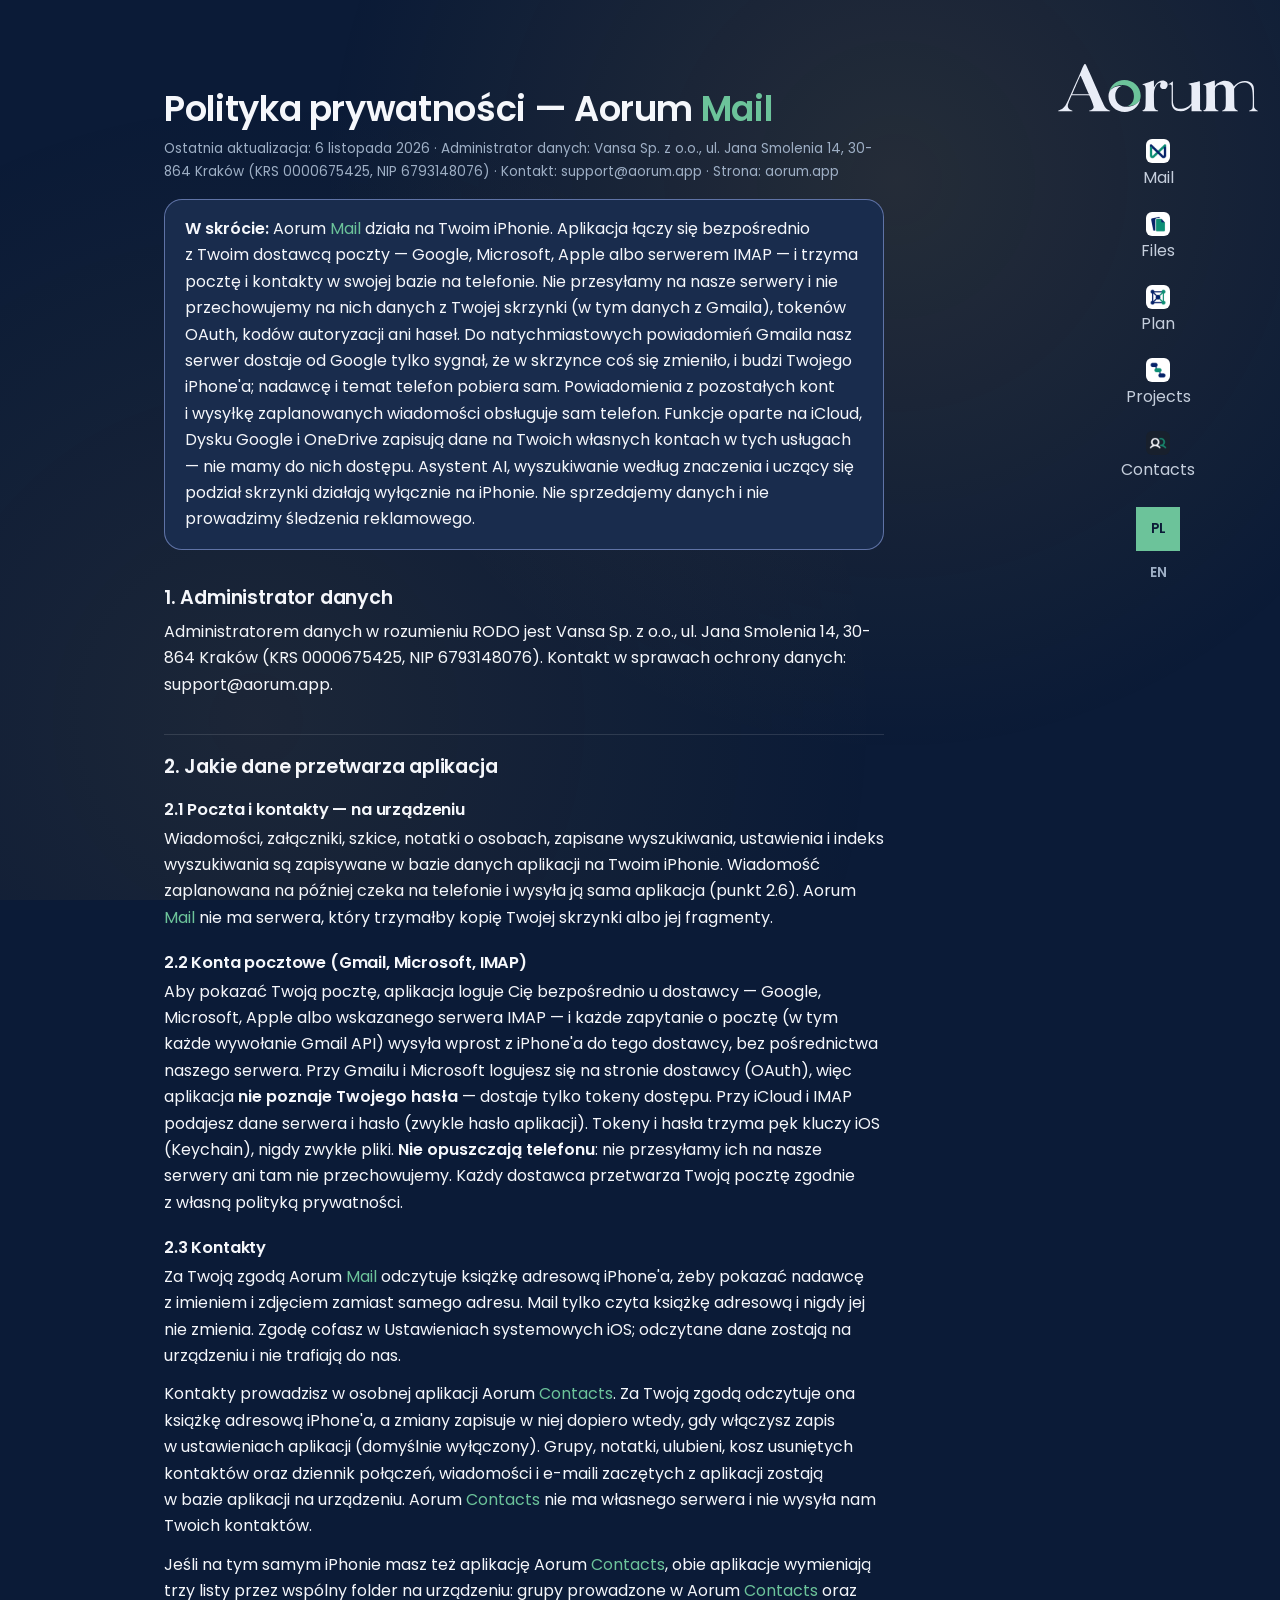
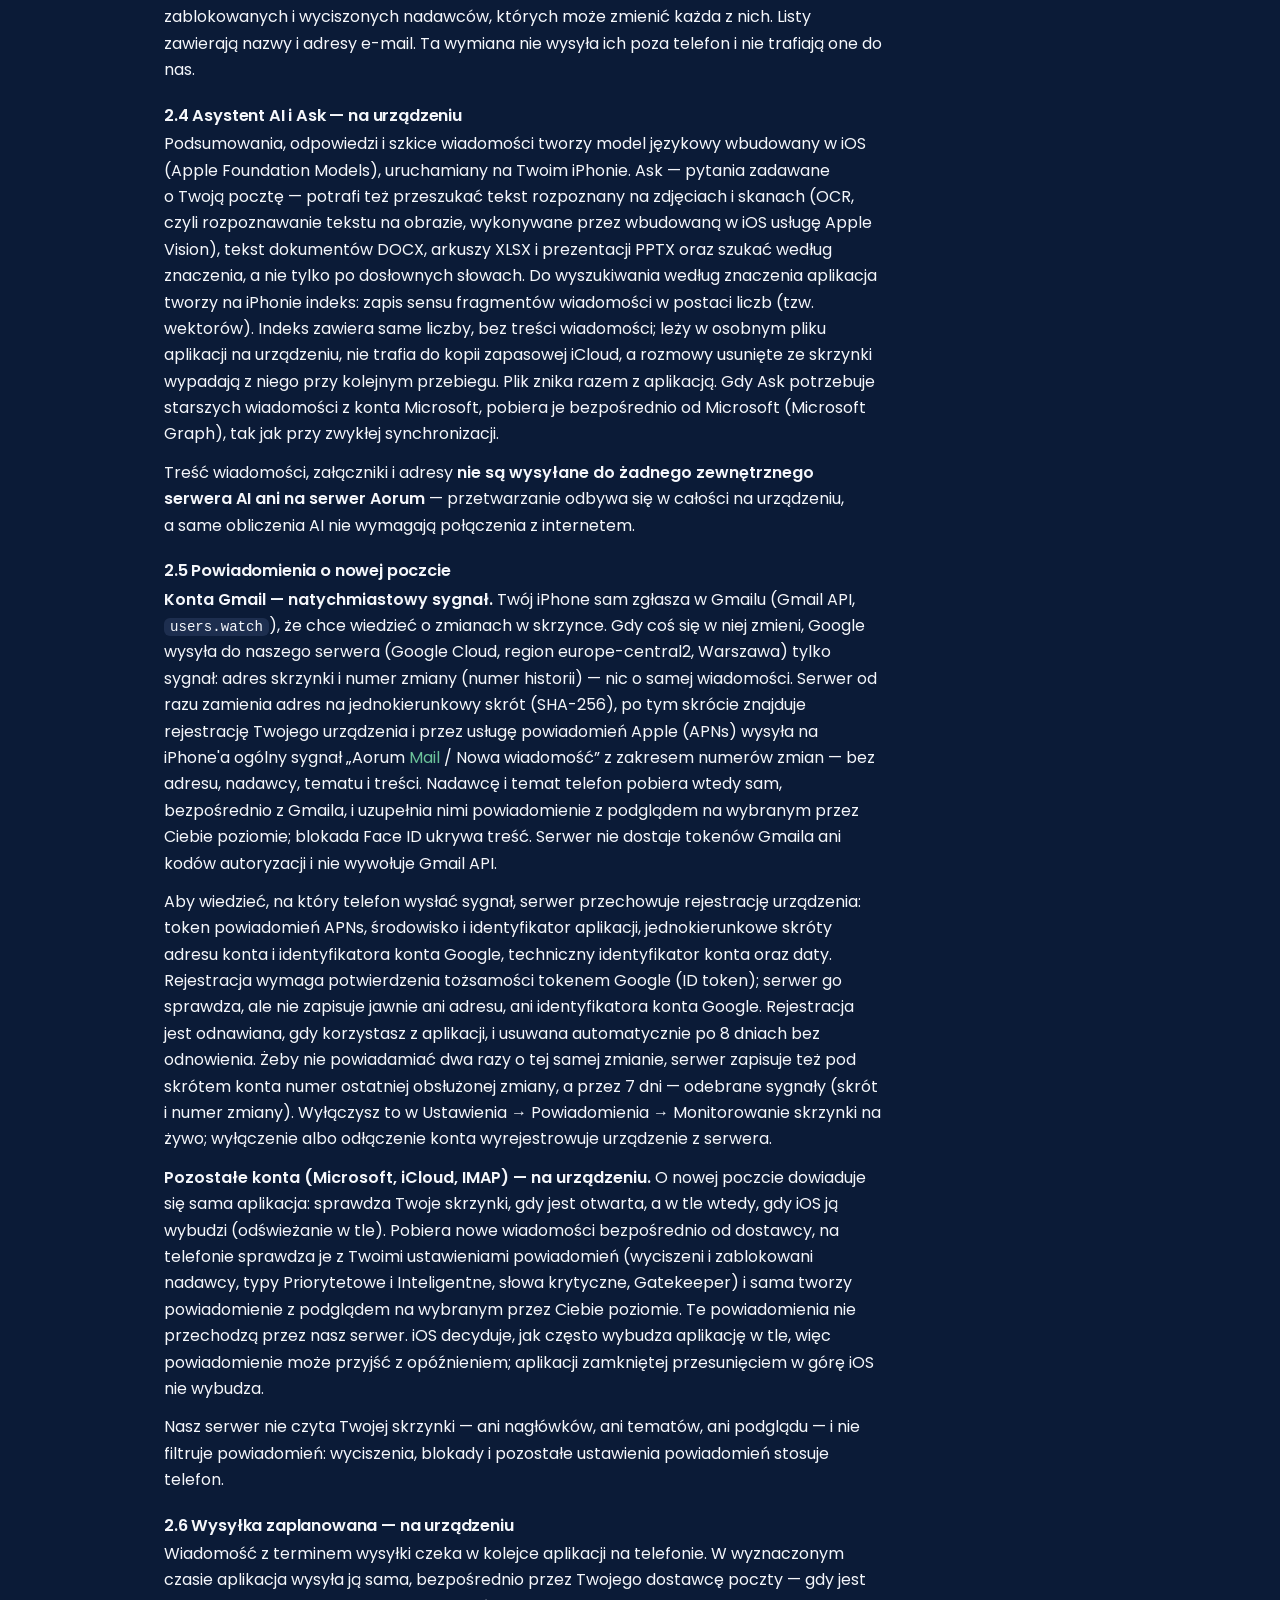
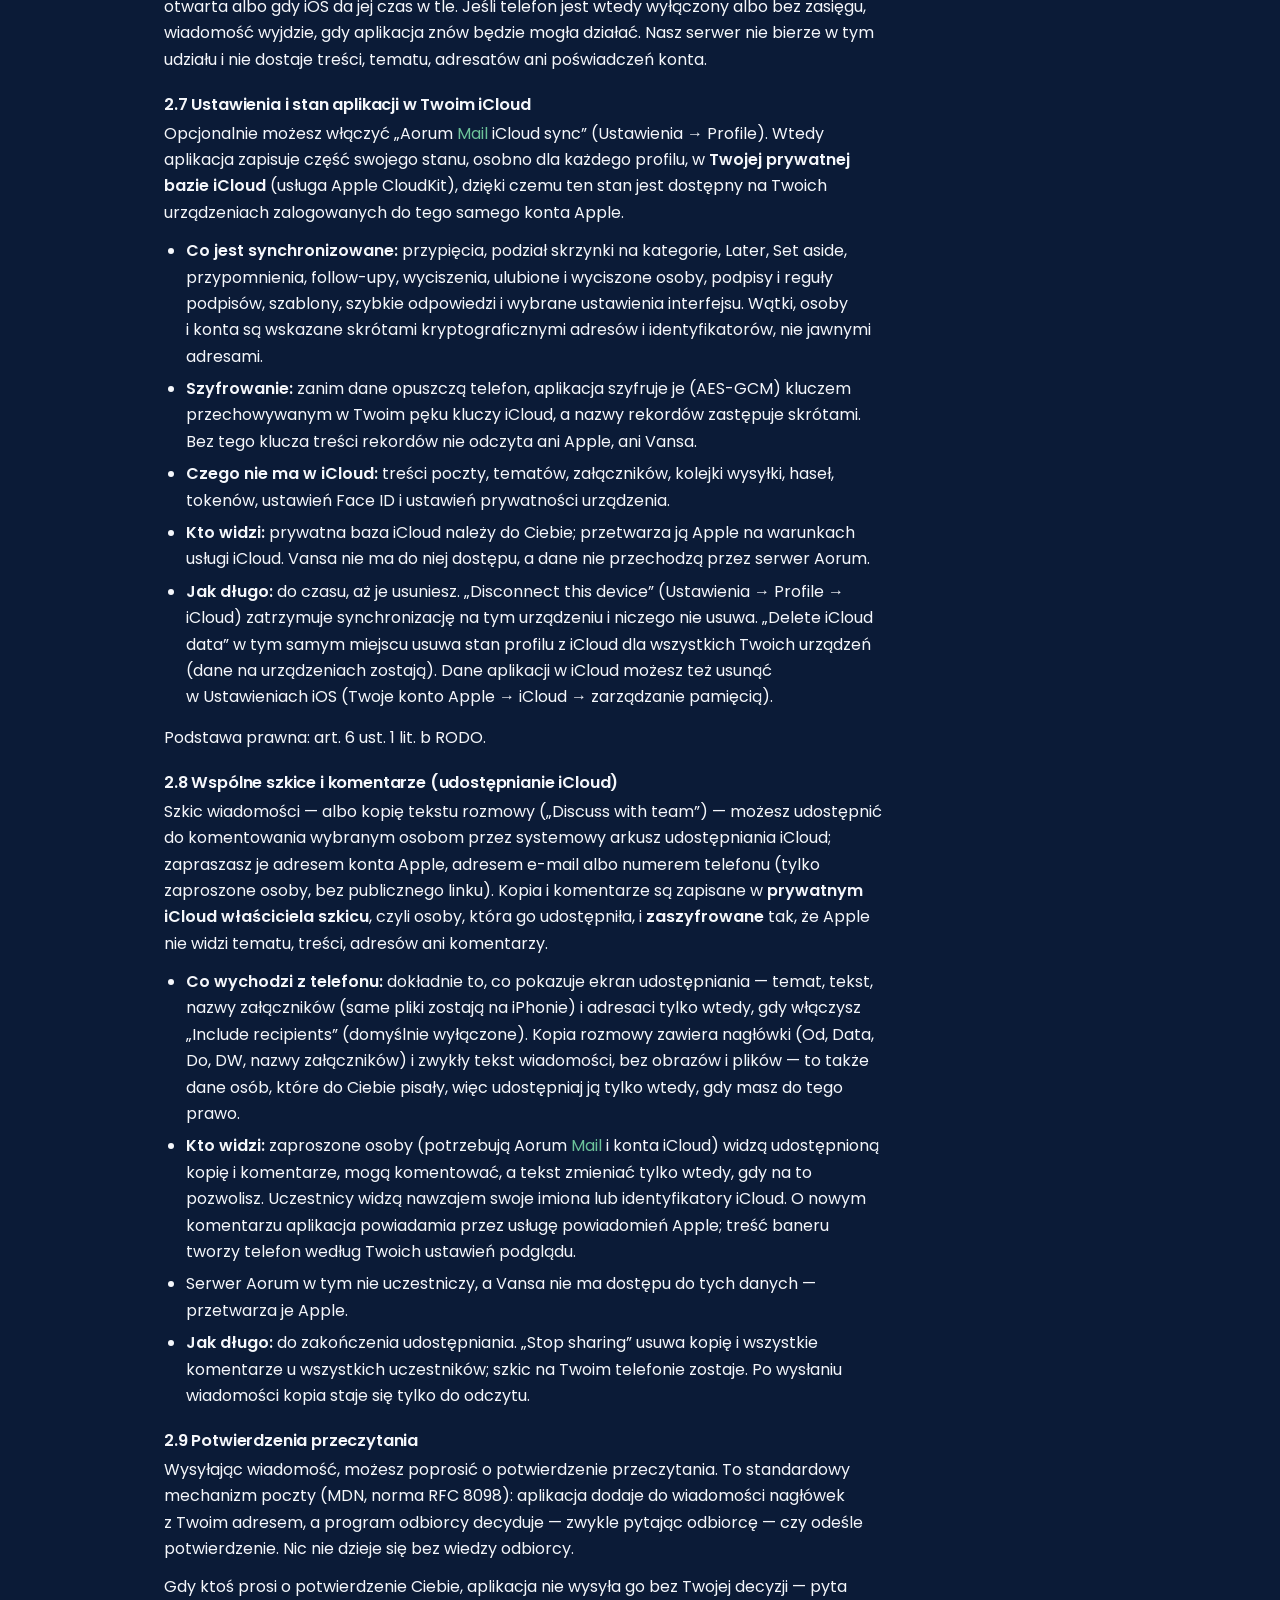
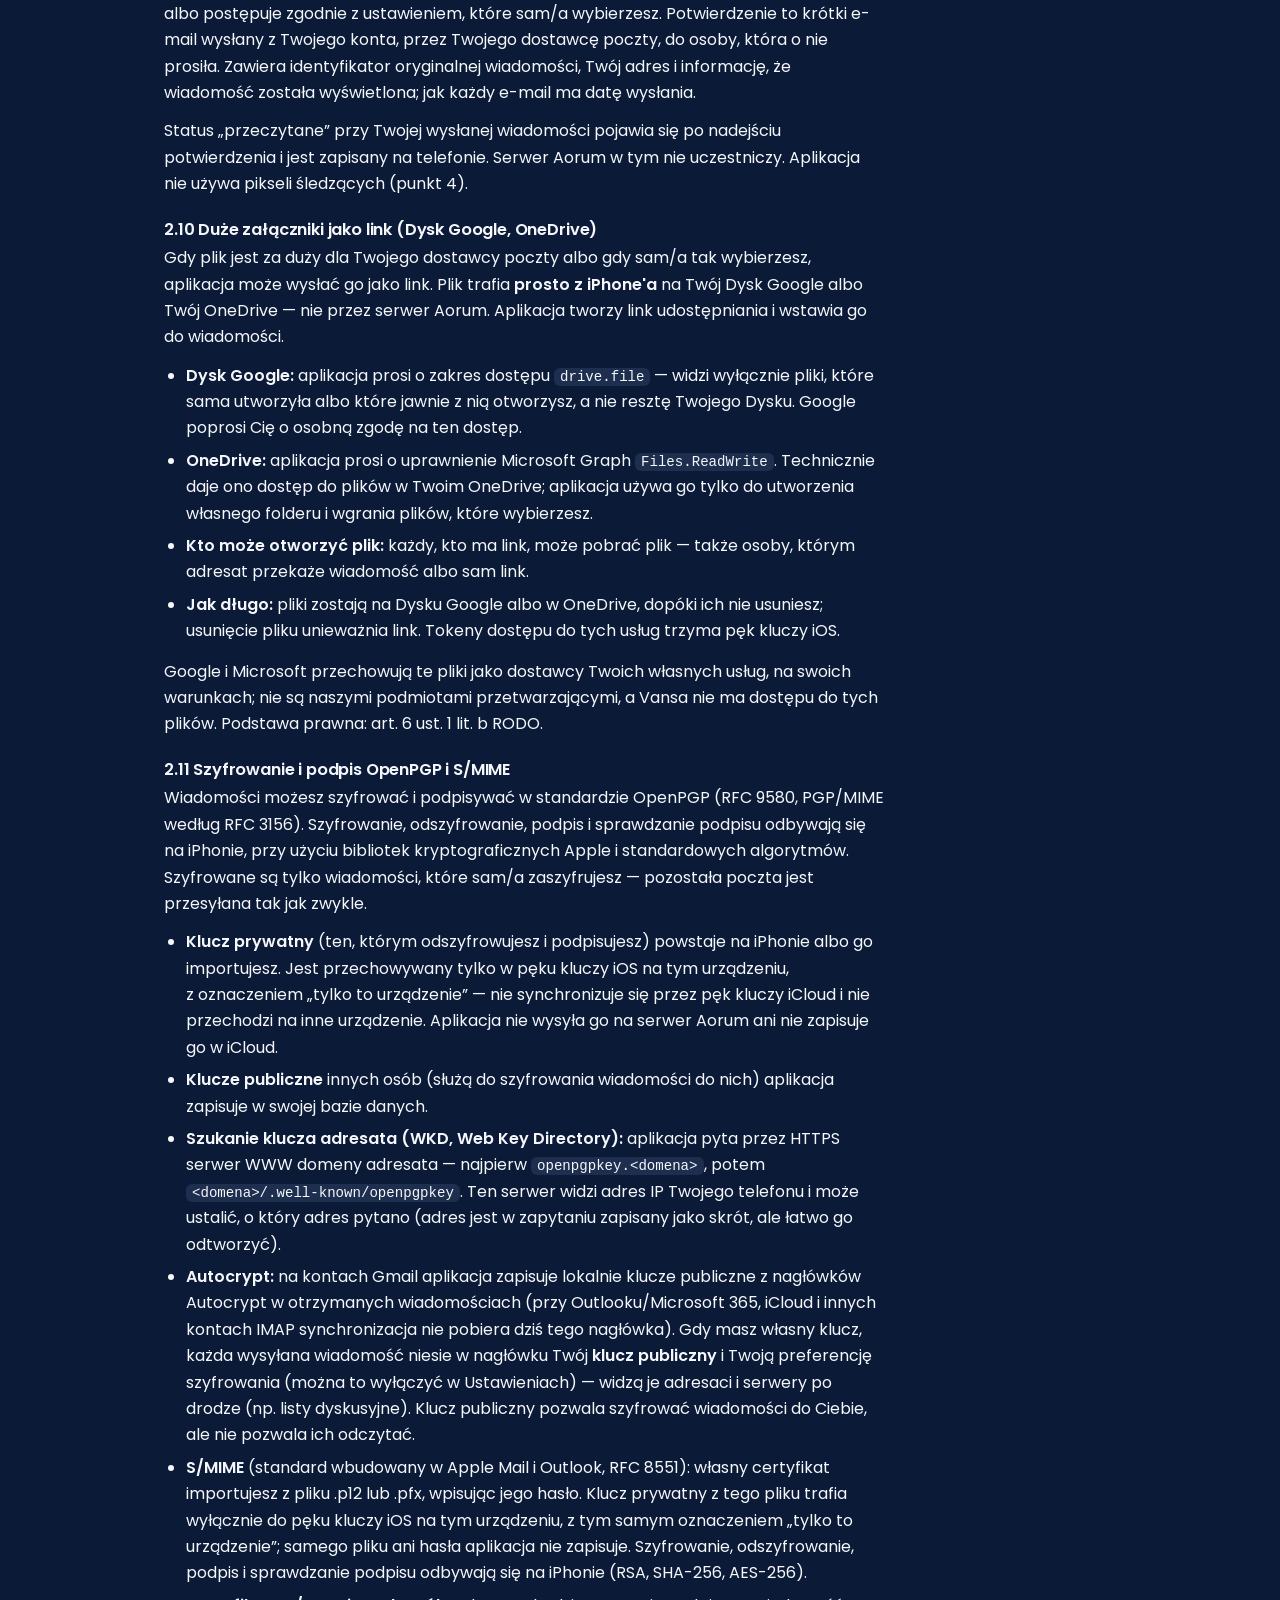
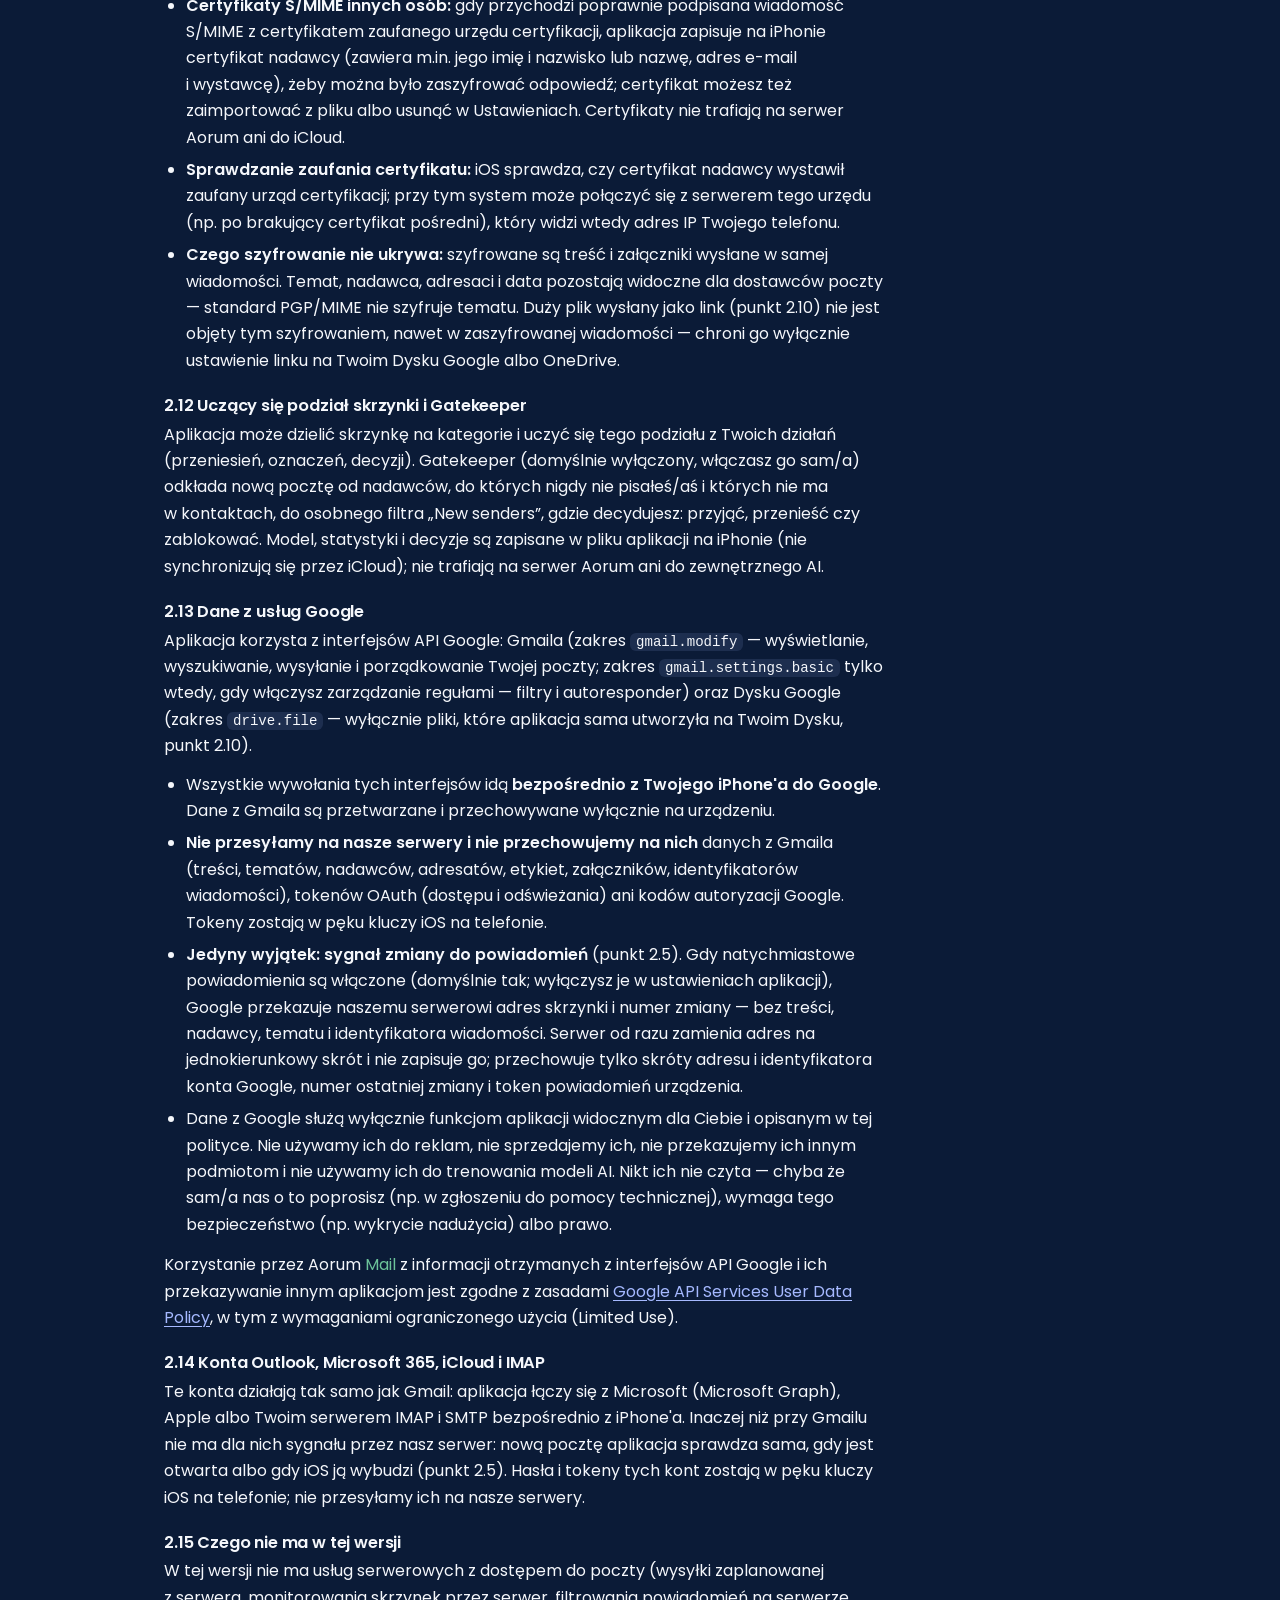
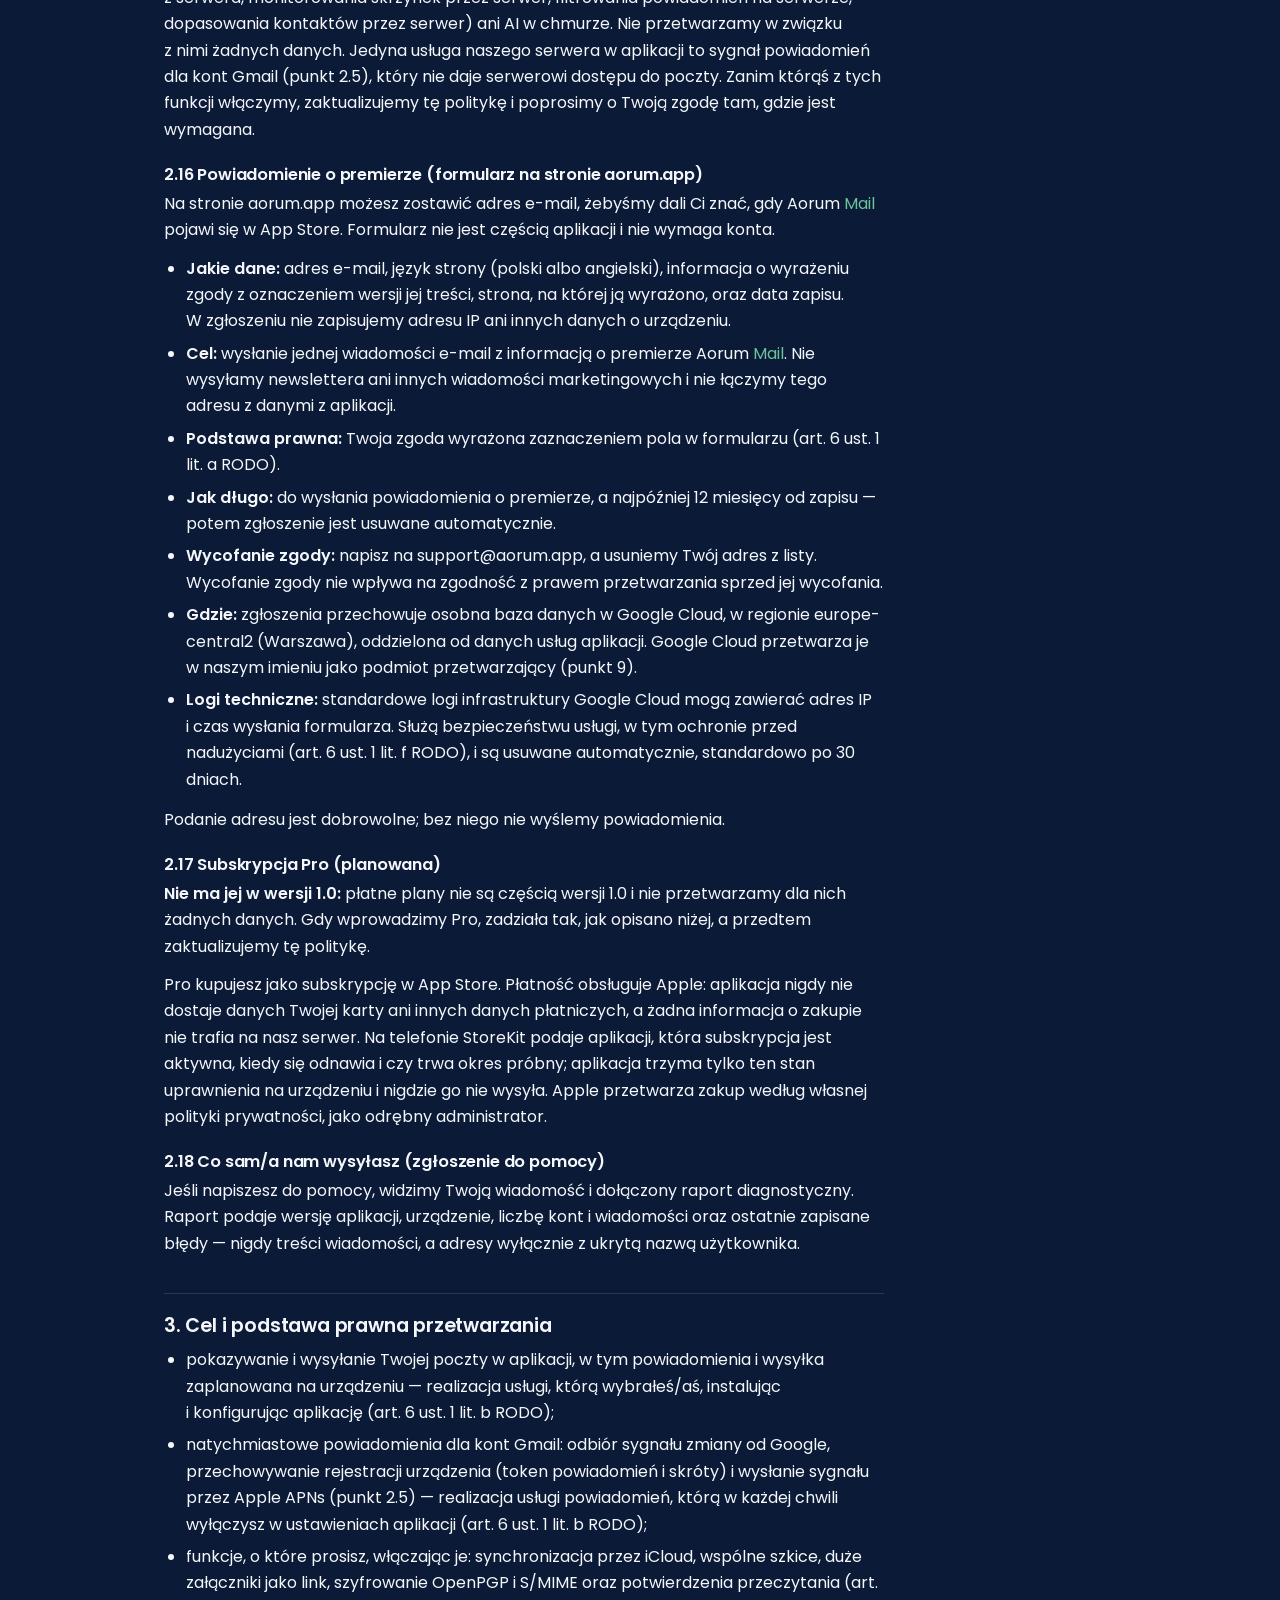
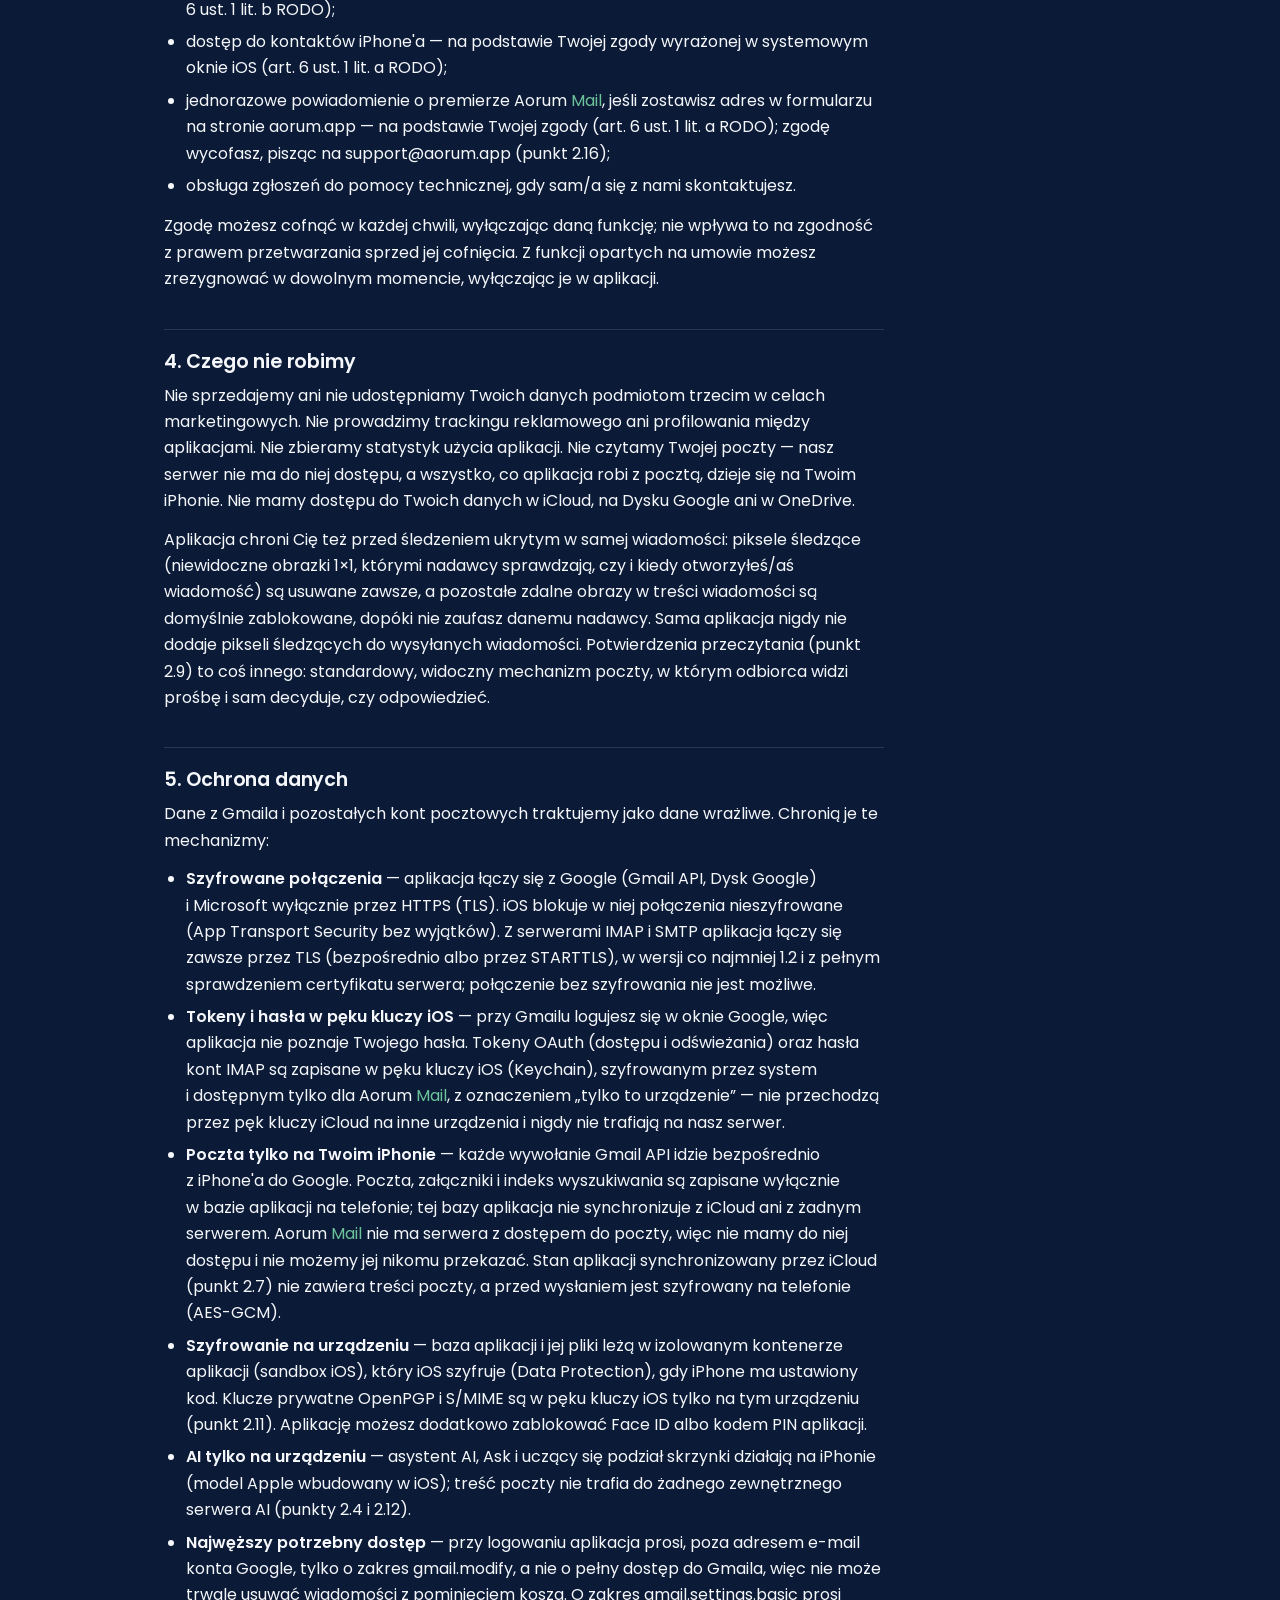
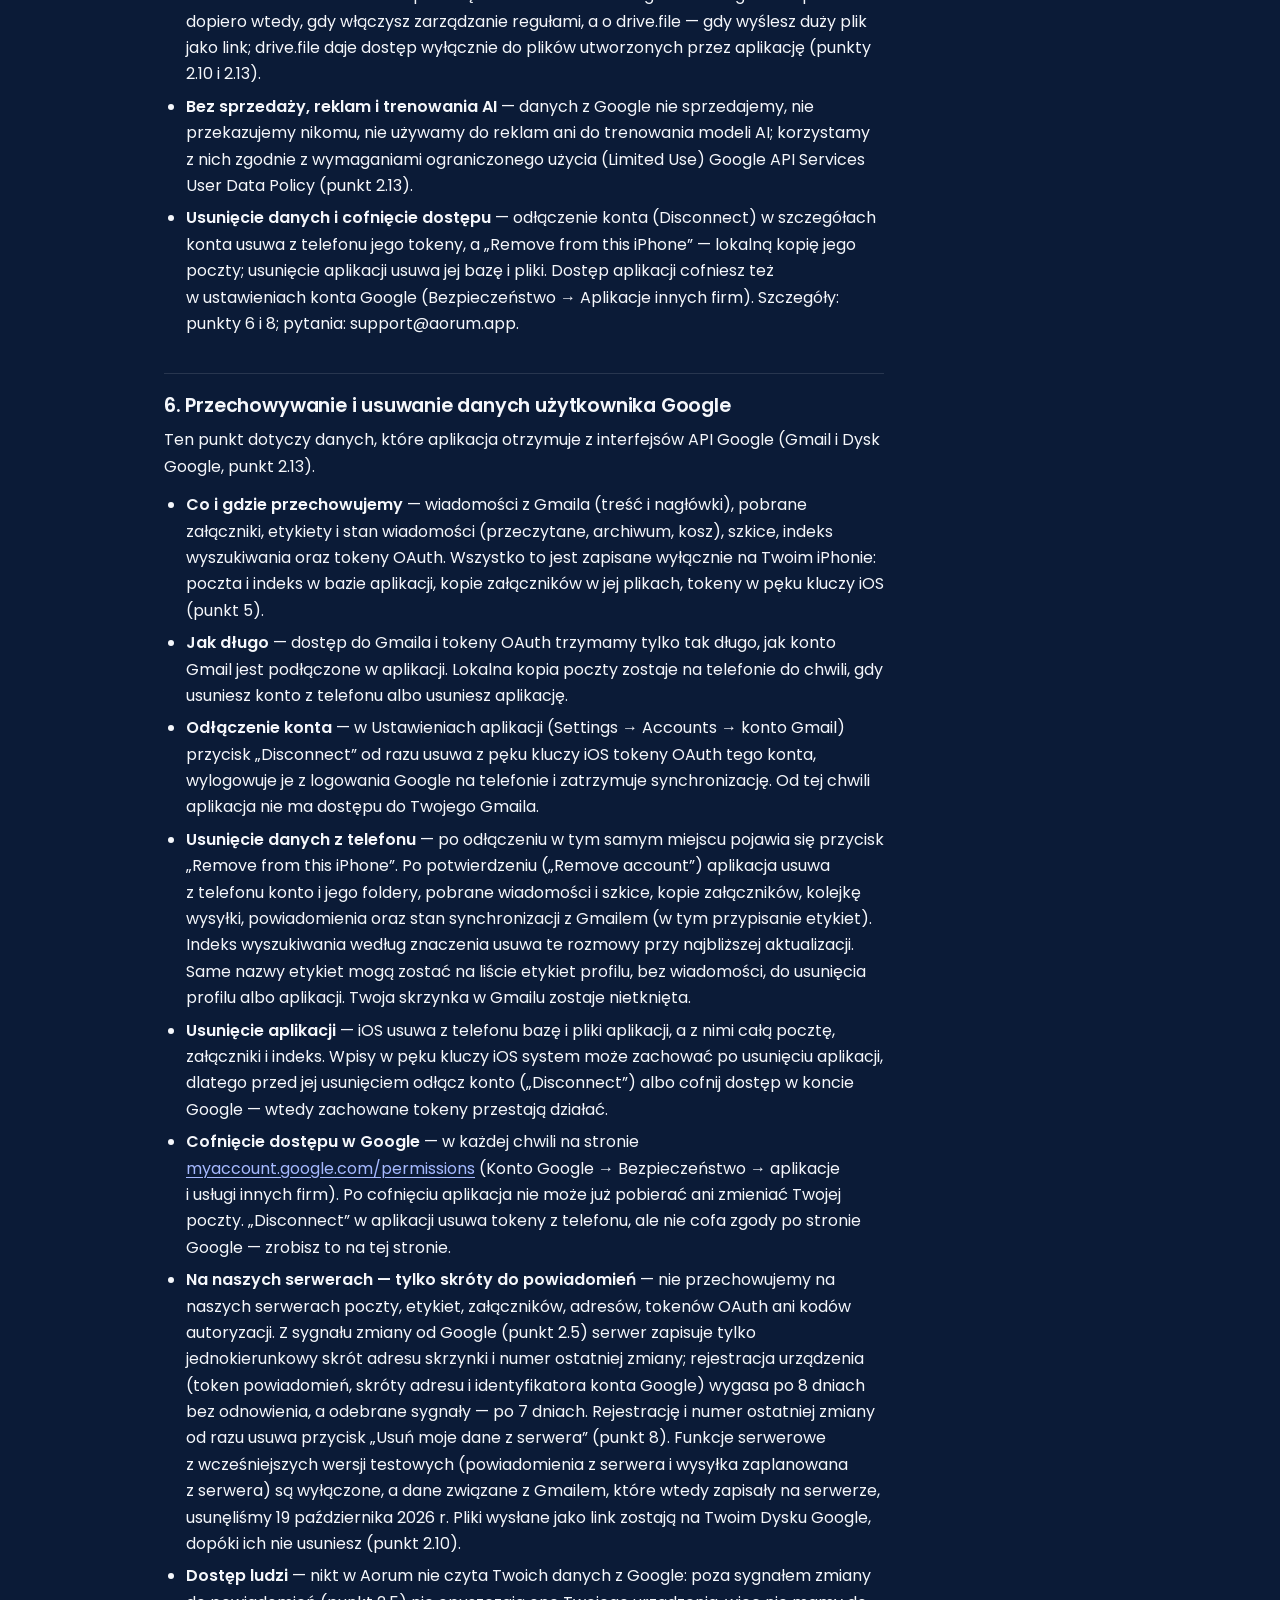
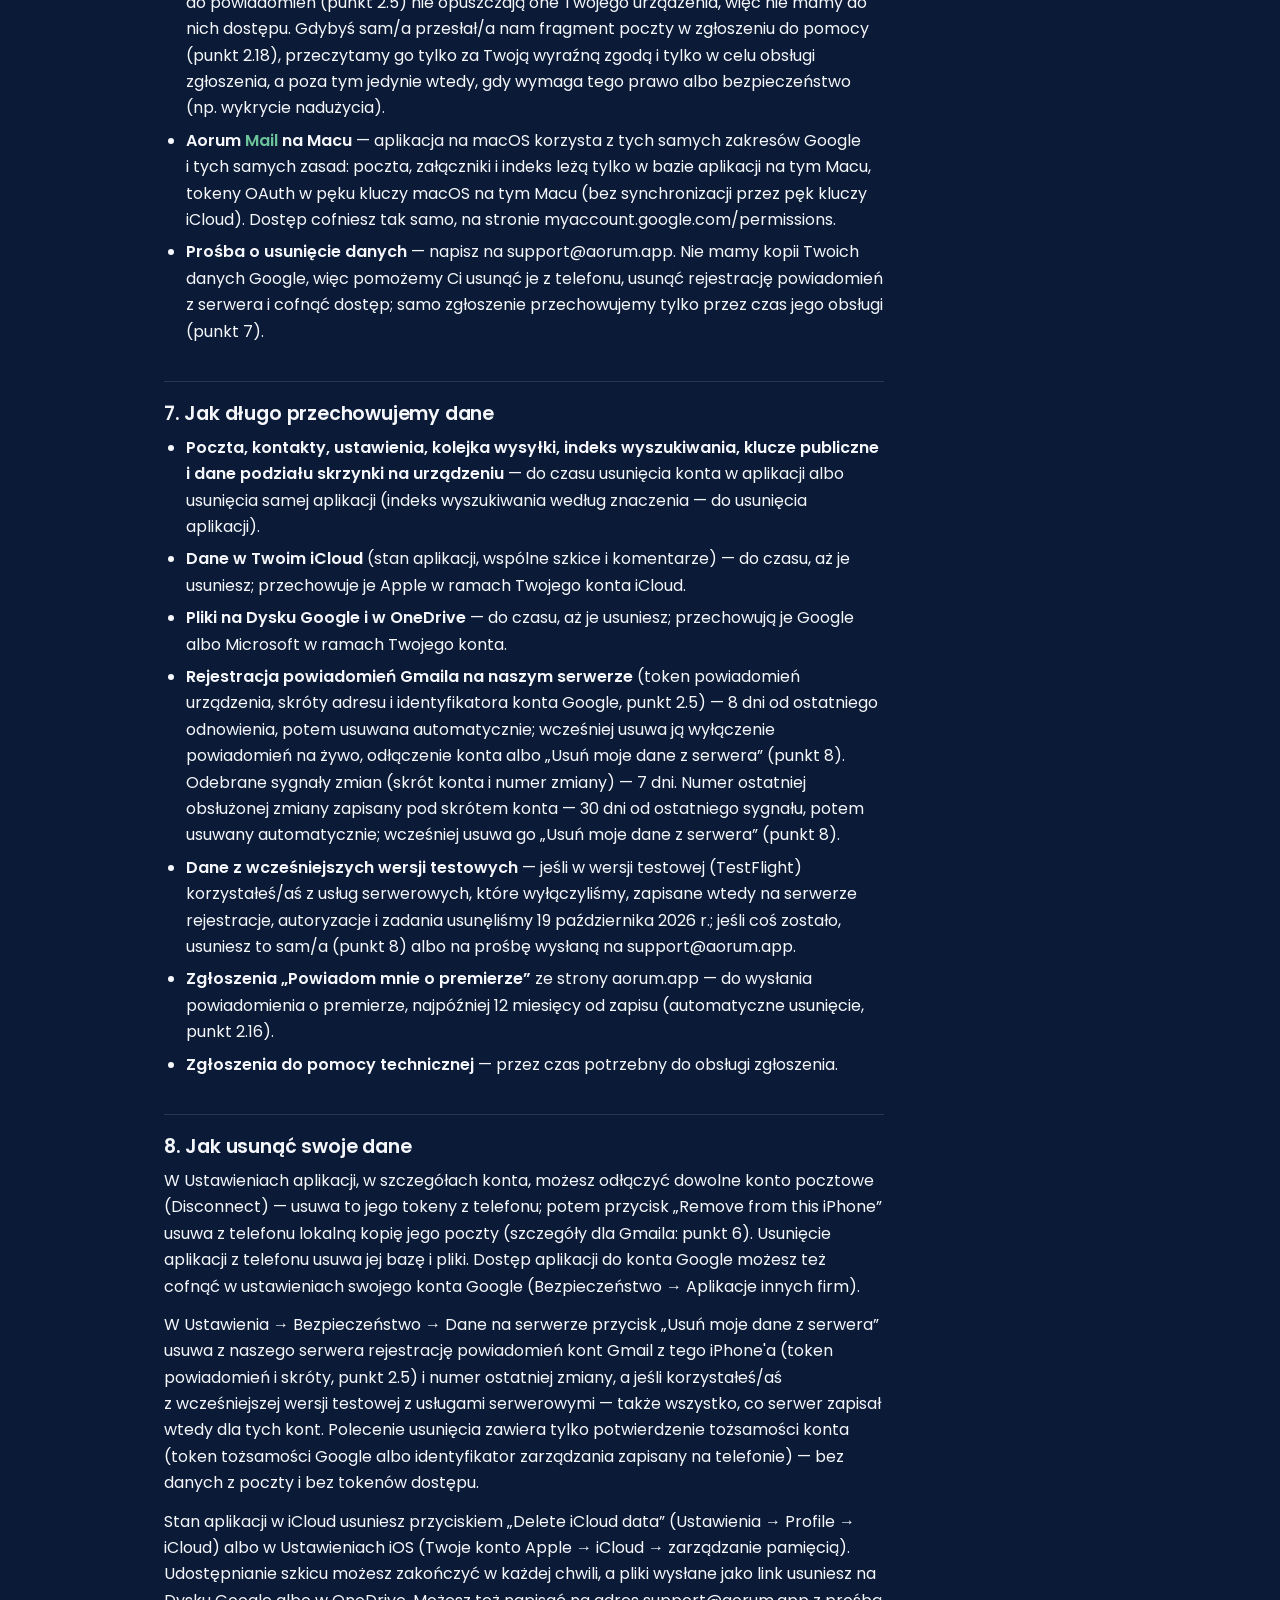
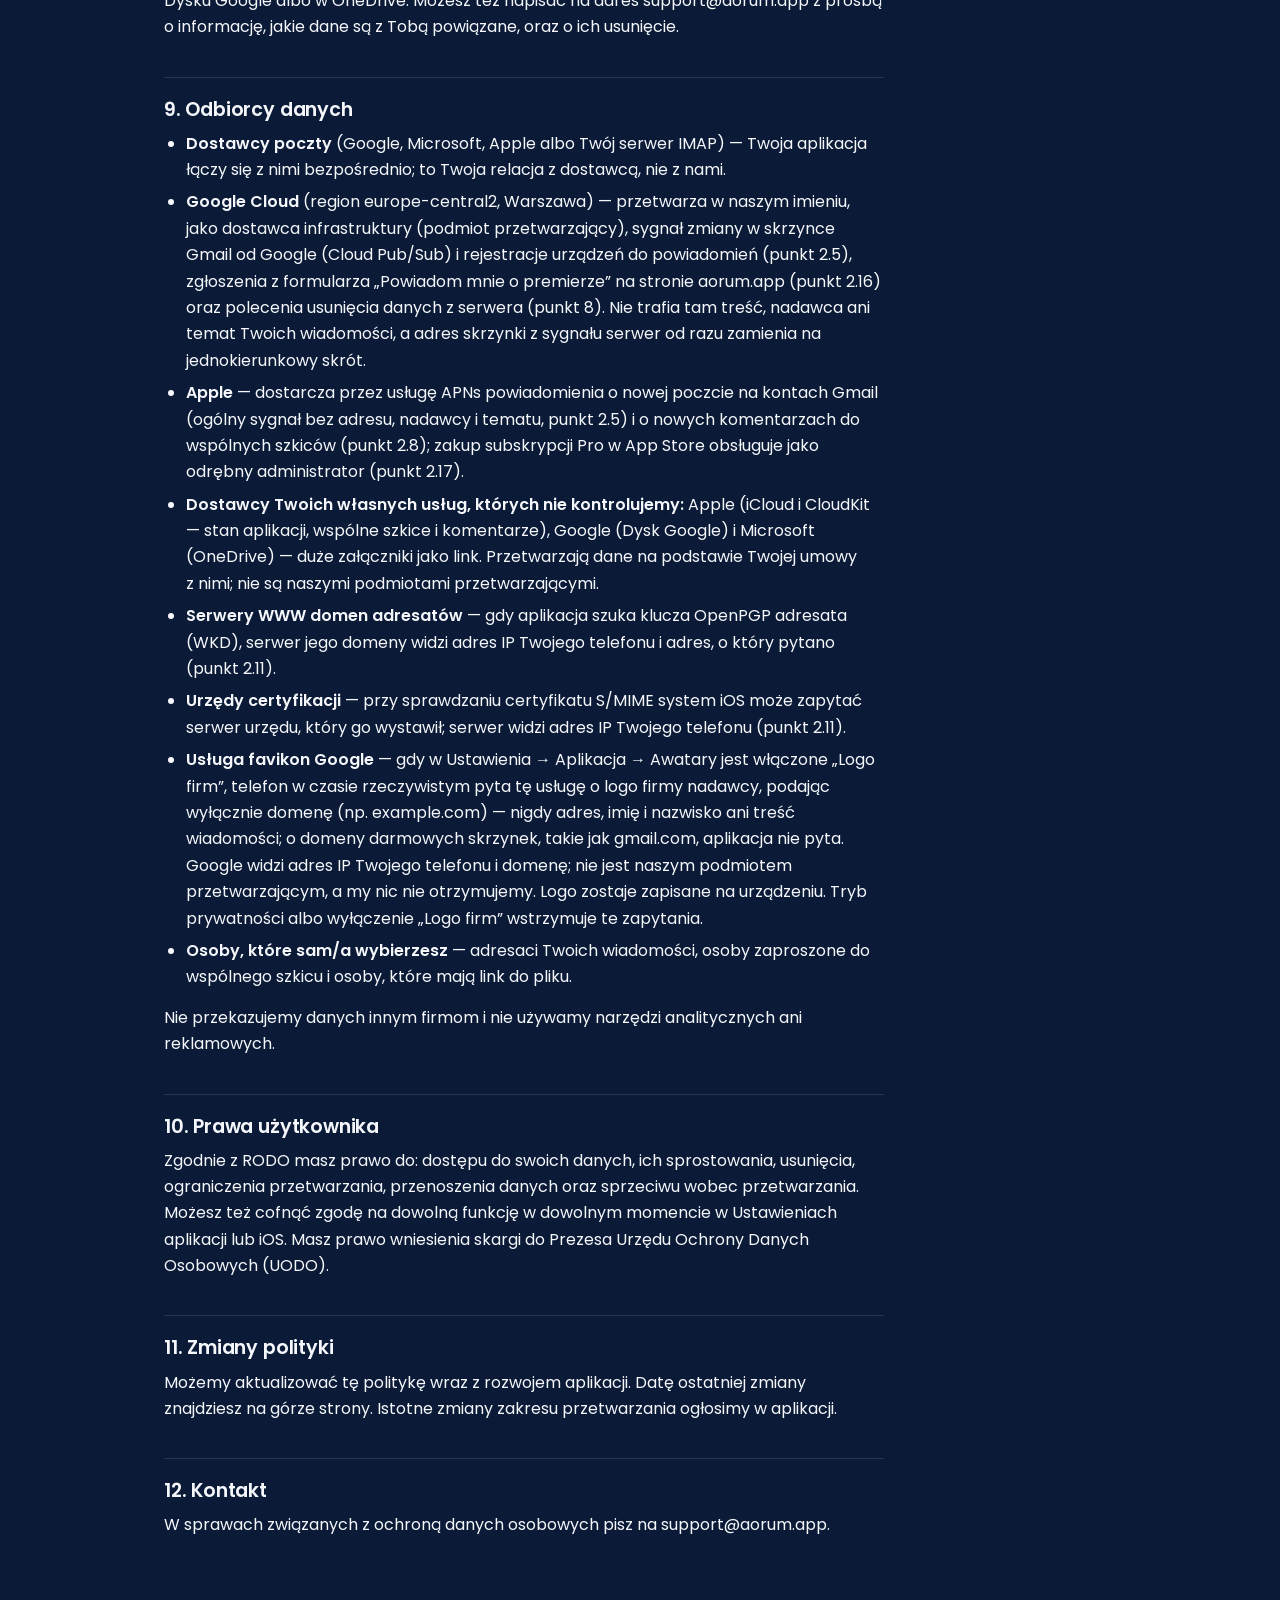
<file: privacy.html>
<!DOCTYPE html>
<html lang="pl">
<head>
<meta charset="UTF-8">
<meta name="viewport" content="width=device-width, initial-scale=1">
<meta name="color-scheme" content="dark">
<title>Aorum Mail — Polityka prywatności / Privacy Policy</title>
<meta name="description" content="Polityka prywatności aplikacji Aorum Mail na iPhone.">
<link rel="canonical" href="https://aorum.app/privacy.html">
<meta property="og:type" content="website">
<meta property="og:site_name" content="Aorum">
<meta property="og:title" content="Aorum Mail — Polityka prywatności / Privacy Policy">
<meta property="og:description" content="Polityka prywatności aplikacji Aorum Mail na iPhone.">
<meta property="og:url" content="https://aorum.app/privacy.html">
<meta property="og:image" content="https://aorum.app/assets/og-aorum.png?v=44ec06deefb1">
<meta property="og:image:width" content="1200">
<meta property="og:image:height" content="630">
<meta property="og:locale" content="pl_PL">
<meta property="og:locale:alternate" content="en_US">
<meta name="twitter:card" content="summary_large_image">
<meta name="theme-color" content="#0B1B37">
<link rel="icon" type="image/svg+xml" href="assets/aorum-circle-workspace-v8.svg?v=303d2d378afb">
<link rel="icon" type="image/png" sizes="32x32" href="assets/icon-32-dark.png?v=c55a4bd66a23" media="(prefers-color-scheme: dark)">
<link rel="icon" type="image/png" sizes="32x32" href="assets/icon-32.png?v=68afe5f422b2" media="(prefers-color-scheme: light)">
<link rel="apple-touch-icon" href="assets/icon-180.png?v=2bcad72b7dd0">
<link rel="manifest" href="site.webmanifest?v=20f77d7f7c15">
<link rel="stylesheet" href="site.css?v=7301fc4ed44d">
<script src="lang-switch.js?v=d2f5f3855a7a"></script>
<script src="site-interactions.js?v=3cbe38daf92e" defer></script>
</head>
<body>
<a class="skip-link" href="#main"><svg width="20" height="20" aria-hidden="true" focusable="false" xmlns="http://www.w3.org/2000/svg" viewBox="0 0 256 256" fill="currentColor"><path d="M221.66,133.66l-72,72a8,8,0,0,1-11.32-11.32L196.69,136H40a8,8,0,0,1,0-16H196.69L138.34,61.66a8,8,0,0,1,11.32-11.32l72,72A8,8,0,0,1,221.66,133.66Z"/></svg><span class="lang-pl" lang="pl">Przejdź do treści</span><span class="lang-en" lang="en">Skip to content</span></a>
<header class="site-header">
  <div class="site-header__inner">
    <a class="brand brand--workspace" href="index.html"><picture><source media="(max-width: 1040px)" srcset="assets/aorum-wordmark-workspace-v8-dark.svg?v=832a82b53ed2" width="633" height="153"><img src="assets/aorum-workspace-logo-v8-dark.svg?v=c198df8adf02" alt="Aorum Workspace" width="633" height="214"></picture></a>
    <button class="menu-toggle" type="button" aria-expanded="false" aria-controls="site-navigation"><svg width="20" height="20" aria-hidden="true" focusable="false" xmlns="http://www.w3.org/2000/svg" viewBox="0 0 256 256" fill="currentColor"><path d="M128,24A104,104,0,1,0,232,128,104.11,104.11,0,0,0,128,24Zm0,192a88,88,0,1,1,88-88A88.1,88.1,0,0,1,128,216Zm12-88a12,12,0,1,1-12-12A12,12,0,0,1,140,128Zm44,0a12,12,0,1,1-12-12A12,12,0,0,1,184,128Zm-88,0a12,12,0,1,1-12-12A12,12,0,0,1,96,128Z"/></svg>Menu</button>
    <nav class="site-nav" id="site-navigation" aria-label="Aorum">
      <ul>
      <li><a href="mail/index.html"><img class="nav-app-icon" src="assets/aorum-mail-icon.png?v=5b5c8e3285fb" alt="" width="24" height="24">Mail</a></li>
      <li><a href="files/index.html"><img class="nav-app-icon" src="assets/aorum-files-icon.png?v=b34d423bf86b" alt="" width="24" height="24">Files</a></li>
      <li><a href="calendar/index.html"><img class="nav-app-icon" src="assets/aorum-calendar-icon.png?v=64d8c53612d8" alt="" width="24" height="24">Plan</a></li>
      <li><a href="projects/index.html"><img class="nav-app-icon" src="assets/aorum-projects-icon.png?v=ed17d9c58921" alt="" width="24" height="24">Projects</a></li>
      <li><a href="contacts/index.html"><img class="nav-app-icon" src="assets/aorum-contacts-icon.png?v=e6930709bab8" alt="" width="24" height="24">Contacts</a></li>
      </ul>
    </nav>
    <div class="header-actions">
    <div class="lang-switch" role="group" aria-label="Wybór języka / Language">
      <button type="button" id="lang-pl-btn" aria-pressed="true"><span>PL</span></button>
      <button type="button" id="lang-en-btn" aria-pressed="false"><span>EN</span></button>
    </div>
    </div>
  </div>
</header>
<main id="main" class="page">

<div class="lang-pl" lang="pl">

<h1><span class="product-copy">Polityka prywatności — Aorum <span class="product-name">Mail</span></span></h1>
<p class="meta">Ostatnia aktualizacja: 6 listopada 2026 · Administrator danych: Vansa Sp. z&nbsp;o.o., ul. Jana Smolenia 14, 30-864 Kraków (KRS 0000675425, NIP 6793148076) · Kontakt: support@aorum.app · Strona: aorum.app</p>

<div class="box">
  <p><strong>W&nbsp;skrócie:</strong><span class="product-copy"> Aorum <span class="product-name">Mail</span> działa na Twoim iPhonie.</span> Aplikacja łączy się bezpośrednio z&nbsp;Twoim dostawcą poczty — Google, Microsoft, Apple albo serwerem IMAP — i&nbsp;trzyma pocztę i&nbsp;kontakty w&nbsp;swojej bazie na telefonie. Nie przesyłamy na nasze serwery i&nbsp;nie przechowujemy na nich danych z&nbsp;Twojej skrzynki (w&nbsp;tym danych z&nbsp;Gmaila), tokenów OAuth, kodów autoryzacji ani haseł. Do natychmiastowych powiadomień Gmaila nasz serwer dostaje od Google tylko sygnał, że w&nbsp;skrzynce coś się zmieniło, i&nbsp;budzi Twojego iPhone'a; nadawcę i&nbsp;temat telefon pobiera sam. Powiadomienia z&nbsp;pozostałych kont i&nbsp;wysyłkę zaplanowanych wiadomości obsługuje sam telefon. Funkcje oparte na iCloud, Dysku Google i&nbsp;OneDrive zapisują dane na Twoich własnych kontach w&nbsp;tych usługach — nie mamy do nich dostępu. Asystent AI, wyszukiwanie według znaczenia i&nbsp;uczący się podział skrzynki działają wyłącznie na iPhonie. Nie sprzedajemy danych i&nbsp;nie prowadzimy śledzenia reklamowego.</p>
</div>

<h2>1. Administrator danych</h2>
<p>Administratorem danych w&nbsp;rozumieniu RODO jest Vansa Sp. z&nbsp;o.o., ul. Jana Smolenia 14, 30-864 Kraków (KRS 0000675425, NIP 6793148076). Kontakt w&nbsp;sprawach ochrony danych: support@aorum.app.</p>

<h2>2. Jakie dane przetwarza aplikacja</h2>

<h3>2.1 Poczta i&nbsp;kontakty — na urządzeniu</h3>
<p>Wiadomości, załączniki, szkice, notatki o&nbsp;osobach, zapisane wyszukiwania, ustawienia i&nbsp;indeks wyszukiwania są zapisywane w&nbsp;bazie danych aplikacji na Twoim iPhonie. Wiadomość zaplanowana na później czeka na telefonie i&nbsp;<span class="product-copy">wysyła ją sama aplikacja (punkt 2.6). Aorum <span class="product-name">Mail</span> nie ma serwera, który trzymałby kopię Twojej skrzynki albo jej fragmenty.</span></p>

<h3>2.2 Konta pocztowe (Gmail, Microsoft, IMAP)</h3>
<p>Aby pokazać Twoją pocztę, aplikacja loguje Cię bezpośrednio u&nbsp;dostawcy — Google, Microsoft, Apple albo wskazanego serwera IMAP — i&nbsp;każde zapytanie o&nbsp;pocztę (w&nbsp;tym każde wywołanie Gmail API) wysyła wprost z&nbsp;iPhone'a do tego dostawcy, bez pośrednictwa naszego serwera. Przy Gmailu i&nbsp;Microsoft logujesz się na stronie dostawcy (OAuth), więc aplikacja <strong>nie poznaje Twojego hasła</strong> — dostaje tylko tokeny dostępu. Przy iCloud i&nbsp;IMAP podajesz dane serwera i&nbsp;hasło (zwykle hasło aplikacji). Tokeny i&nbsp;hasła trzyma pęk kluczy iOS (Keychain), nigdy zwykłe pliki. <strong>Nie opuszczają telefonu</strong>: nie przesyłamy ich na nasze serwery ani tam nie przechowujemy. Każdy dostawca przetwarza Twoją pocztę zgodnie z&nbsp;własną polityką prywatności.</p>

<h3>2.3 Kontakty</h3>
<p><span class="product-copy">Za Twoją zgodą Aorum <span class="product-name">Mail</span> odczytuje książkę adresową iPhone'a, żeby pokazać nadawcę z</span>&nbsp;imieniem i&nbsp;zdjęciem zamiast samego adresu. Mail tylko czyta książkę adresową i&nbsp;nigdy jej nie zmienia. Zgodę cofasz w&nbsp;Ustawieniach systemowych iOS; odczytane dane zostają na urządzeniu i&nbsp;nie trafiają do nas.</p>
<p>Kontakty prowadzisz w&nbsp;<span class="product-copy">osobnej aplikacji Aorum <span class="product-name">Contacts</span>. Za Twoją zgodą odczytuje ona książkę adresową iPhone'a, a</span>&nbsp;zmiany zapisuje w&nbsp;niej dopiero wtedy, gdy włączysz zapis w&nbsp;ustawieniach aplikacji (domyślnie wyłączony). Grupy, notatki, ulubieni, kosz usuniętych kontaktów oraz dziennik połączeń, wiadomości i&nbsp;e-maili zaczętych z&nbsp;aplikacji zostają w&nbsp;<span class="product-copy">bazie aplikacji na urządzeniu. Aorum <span class="product-name">Contacts</span> nie ma własnego serwera i</span>&nbsp;nie wysyła nam Twoich kontaktów.</p>
<p><span class="product-copy">Jeśli na tym samym iPhonie masz też aplikację Aorum <span class="product-name">Contacts</span>, obie aplikacje wymieniają trzy listy przez wspólny folder na urządzeniu: grupy prowadzone w</span>&nbsp;<span class="product-copy">Aorum <span class="product-name">Contacts</span> oraz zablokowanych i</span>&nbsp;wyciszonych nadawców, których może zmienić każda z&nbsp;nich. Listy zawierają nazwy i&nbsp;adresy e-mail. Ta wymiana nie wysyła ich poza telefon i&nbsp;nie trafiają one do nas.</p>

<h3>2.4 Asystent AI i&nbsp;Ask — na urządzeniu</h3>
<p>Podsumowania, odpowiedzi i&nbsp;szkice wiadomości tworzy model językowy wbudowany w&nbsp;iOS (Apple Foundation Models), uruchamiany na Twoim iPhonie. Ask — pytania zadawane o&nbsp;Twoją pocztę — potrafi też przeszukać tekst rozpoznany na zdjęciach i&nbsp;skanach (OCR, czyli rozpoznawanie tekstu na obrazie, wykonywane przez wbudowaną w&nbsp;iOS usługę Apple Vision), tekst dokumentów DOCX, arkuszy XLSX i&nbsp;prezentacji PPTX oraz szukać według znaczenia, a&nbsp;nie tylko po dosłownych słowach. Do wyszukiwania według znaczenia aplikacja tworzy na iPhonie indeks: zapis sensu fragmentów wiadomości w&nbsp;postaci liczb (tzw. wektorów). Indeks zawiera same liczby, bez treści wiadomości; leży w&nbsp;osobnym pliku aplikacji na urządzeniu, nie trafia do kopii zapasowej iCloud, a&nbsp;rozmowy usunięte ze skrzynki wypadają z&nbsp;niego przy kolejnym przebiegu. Plik znika razem z&nbsp;aplikacją. Gdy Ask potrzebuje starszych wiadomości z&nbsp;konta Microsoft, pobiera je bezpośrednio od Microsoft (Microsoft Graph), tak jak przy zwykłej synchronizacji.</p>
<p>Treść wiadomości, załączniki i&nbsp;adresy <strong>nie są wysyłane do żadnego zewnętrznego serwera AI ani na serwer Aorum</strong> — przetwarzanie odbywa się w&nbsp;całości na urządzeniu, a&nbsp;same obliczenia AI nie wymagają połączenia z&nbsp;internetem.</p>

<h3>2.5 Powiadomienia o&nbsp;nowej poczcie</h3>
<p><strong>Konta Gmail — natychmiastowy sygnał.</strong> Twój iPhone sam zgłasza w&nbsp;Gmailu (Gmail API, <code>users.watch</code>), że chce wiedzieć o&nbsp;zmianach w&nbsp;skrzynce. Gdy coś się w&nbsp;niej zmieni, Google wysyła do naszego serwera (Google Cloud, region europe-central2, Warszawa) tylko sygnał: adres skrzynki i&nbsp;numer zmiany (numer historii) — nic o&nbsp;samej wiadomości. Serwer od razu zamienia adres na jednokierunkowy skrót (SHA-256), po tym skrócie znajduje rejestrację Twojego urządzenia i&nbsp;przez usługę powiadomień Apple (APNs) wysyła na iPhone'a ogólny sygnał „<span class="product-copy">Aorum <span class="product-name">Mail</span> / Nowa wiadomość” z</span>&nbsp;zakresem numerów zmian — bez adresu, nadawcy, tematu i&nbsp;treści. Nadawcę i&nbsp;temat telefon pobiera wtedy sam, bezpośrednio z&nbsp;Gmaila, i&nbsp;uzupełnia nimi powiadomienie z&nbsp;podglądem na wybranym przez Ciebie poziomie; blokada Face ID ukrywa treść. Serwer nie dostaje tokenów Gmaila ani kodów autoryzacji i&nbsp;nie wywołuje Gmail API.</p>
<p>Aby wiedzieć, na który telefon wysłać sygnał, serwer przechowuje rejestrację urządzenia: token powiadomień APNs, środowisko i&nbsp;identyfikator aplikacji, jednokierunkowe skróty adresu konta i&nbsp;identyfikatora konta Google, techniczny identyfikator konta oraz daty. Rejestracja wymaga potwierdzenia tożsamości tokenem Google (ID token); serwer go sprawdza, ale nie zapisuje jawnie ani adresu, ani identyfikatora konta Google. Rejestracja jest odnawiana, gdy korzystasz z&nbsp;aplikacji, i&nbsp;usuwana automatycznie po 8 dniach bez odnowienia. Żeby nie powiadamiać dwa razy o&nbsp;tej samej zmianie, serwer zapisuje też pod skrótem konta numer ostatniej obsłużonej zmiany, a&nbsp;przez 7 dni — odebrane sygnały (skrót i&nbsp;numer zmiany). Wyłączysz to w&nbsp;Ustawienia → Powiadomienia → Monitorowanie skrzynki na żywo; wyłączenie albo odłączenie konta wyrejestrowuje urządzenie z&nbsp;serwera.</p>
<p><strong>Pozostałe konta (Microsoft, iCloud, IMAP) — na urządzeniu.</strong> O&nbsp;nowej poczcie dowiaduje się sama aplikacja: sprawdza Twoje skrzynki, gdy jest otwarta, a&nbsp;w&nbsp;tle wtedy, gdy iOS ją wybudzi (odświeżanie w&nbsp;tle). Pobiera nowe wiadomości bezpośrednio od dostawcy, na telefonie sprawdza je z&nbsp;Twoimi ustawieniami powiadomień (wyciszeni i&nbsp;zablokowani nadawcy, typy Priorytetowe i&nbsp;Inteligentne, słowa krytyczne, Gatekeeper) i&nbsp;sama tworzy powiadomienie z&nbsp;podglądem na wybranym przez Ciebie poziomie. Te powiadomienia nie przechodzą przez nasz serwer. iOS decyduje, jak często wybudza aplikację w&nbsp;tle, więc powiadomienie może przyjść z&nbsp;opóźnieniem; aplikacji zamkniętej przesunięciem w&nbsp;górę iOS nie wybudza.</p>
<p>Nasz serwer nie czyta Twojej skrzynki — ani nagłówków, ani tematów, ani podglądu — i&nbsp;nie filtruje powiadomień: wyciszenia, blokady i&nbsp;pozostałe ustawienia powiadomień stosuje telefon.</p>

<h3>2.6 Wysyłka zaplanowana — na urządzeniu</h3>
<p>Wiadomość z&nbsp;terminem wysyłki czeka w&nbsp;kolejce aplikacji na telefonie. W&nbsp;wyznaczonym czasie aplikacja wysyła ją sama, bezpośrednio przez Twojego dostawcę poczty — gdy jest otwarta albo gdy iOS da jej czas w&nbsp;tle. Jeśli telefon jest wtedy wyłączony albo bez zasięgu, wiadomość wyjdzie, gdy aplikacja znów będzie mogła działać. Nasz serwer nie bierze w&nbsp;tym udziału i&nbsp;nie dostaje treści, tematu, adresatów ani poświadczeń konta.</p>

<h3>2.7 Ustawienia i&nbsp;stan aplikacji w&nbsp;Twoim iCloud</h3>
<p><span class="product-copy">Opcjonalnie możesz włączyć „Aorum <span class="product-name">Mail</span> iCloud sync” (Ustawienia → Profile). Wtedy aplikacja zapisuje część swojego stanu, osobno dla każdego profilu, w </span><strong>Twojej prywatnej bazie iCloud</strong> (usługa Apple CloudKit), dzięki czemu ten stan jest dostępny na Twoich urządzeniach zalogowanych do tego samego konta Apple.</p>
<ul>
  <li><strong>Co jest synchronizowane:</strong> przypięcia, podział skrzynki na kategorie, Later, Set aside, przypomnienia, follow-upy, wyciszenia, ulubione i&nbsp;wyciszone osoby, podpisy i&nbsp;reguły podpisów, szablony, szybkie odpowiedzi i&nbsp;wybrane ustawienia interfejsu. Wątki, osoby i&nbsp;konta są wskazane skrótami kryptograficznymi adresów i&nbsp;identyfikatorów, nie jawnymi adresami.</li>
  <li><strong>Szyfrowanie:</strong> zanim dane opuszczą telefon, aplikacja szyfruje je (AES-GCM) kluczem przechowywanym w&nbsp;Twoim pęku kluczy iCloud, a&nbsp;nazwy rekordów zastępuje skrótami. Bez tego klucza treści rekordów nie odczyta ani Apple, ani Vansa.</li>
  <li><strong>Czego nie ma w&nbsp;iCloud:</strong> treści poczty, tematów, załączników, kolejki wysyłki, haseł, tokenów, ustawień Face ID i&nbsp;ustawień prywatności urządzenia.</li>
  <li><strong>Kto widzi:</strong> prywatna baza iCloud należy do Ciebie; przetwarza ją Apple na warunkach usługi iCloud. Vansa nie ma do niej dostępu, a&nbsp;dane nie przechodzą przez serwer Aorum.</li>
  <li><strong>Jak długo:</strong> do czasu, aż je usuniesz. „Disconnect this device” (Ustawienia → Profile → iCloud) zatrzymuje synchronizację na tym urządzeniu i&nbsp;niczego nie usuwa. „Delete iCloud data” w&nbsp;tym samym miejscu usuwa stan profilu z&nbsp;iCloud dla wszystkich Twoich urządzeń (dane na urządzeniach zostają). Dane aplikacji w&nbsp;iCloud możesz też usunąć w&nbsp;Ustawieniach iOS (Twoje konto Apple → iCloud → zarządzanie pamięcią).</li>
</ul>
<p>Podstawa prawna: art. 6 ust. 1 lit. b RODO.</p>

<h3>2.8 Wspólne szkice i&nbsp;komentarze (udostępnianie iCloud)</h3>
<p>Szkic wiadomości — albo kopię tekstu rozmowy („Discuss with team”) — możesz udostępnić do komentowania wybranym osobom przez systemowy arkusz udostępniania iCloud; zapraszasz je adresem konta Apple, adresem e-mail albo numerem telefonu (tylko zaproszone osoby, bez publicznego linku). Kopia i&nbsp;komentarze są zapisane w <strong>prywatnym iCloud właściciela szkicu</strong>, czyli osoby, która go udostępniła, i <strong>zaszyfrowane</strong> tak, że Apple nie widzi tematu, treści, adresów ani komentarzy.</p>
<ul>
  <li><strong>Co wychodzi z&nbsp;telefonu:</strong> dokładnie to, co pokazuje ekran udostępniania — temat, tekst, nazwy załączników (same pliki zostają na iPhonie) i&nbsp;adresaci tylko wtedy, gdy włączysz „Include recipients” (domyślnie wyłączone). Kopia rozmowy zawiera nagłówki (Od, Data, Do, DW, nazwy załączników) i&nbsp;zwykły tekst wiadomości, bez obrazów i&nbsp;plików — to także dane osób, które do Ciebie pisały, więc udostępniaj ją tylko wtedy, gdy masz do tego prawo.</li>
  <li><strong>Kto widzi:</strong><span class="product-copy"> zaproszone osoby (potrzebują Aorum <span class="product-name">Mail</span> i&nbsp;konta iCloud) widzą udostępnioną kopię i&nbsp;komentarze, mogą komentować, a&nbsp;tekst zmieniać tylko wtedy, gdy na to pozwolisz. Uczestnicy widzą nawzajem swoje imiona lub identyfikatory iCloud. O&nbsp;nowym komentarzu aplikacja powiadamia przez usługę powiadomień Apple; treść baneru tworzy telefon według Twoich ustawień podglądu.</span></li>
  <li>Serwer Aorum w&nbsp;tym nie uczestniczy, a&nbsp;Vansa nie ma dostępu do tych danych — przetwarza je Apple.</li>
  <li><strong>Jak długo:</strong> do zakończenia udostępniania. „Stop sharing” usuwa kopię i&nbsp;wszystkie komentarze u&nbsp;wszystkich uczestników; szkic na Twoim telefonie zostaje. Po wysłaniu wiadomości kopia staje się tylko do odczytu.</li>
</ul>

<h3>2.9 Potwierdzenia przeczytania</h3>
<p>Wysyłając wiadomość, możesz poprosić o&nbsp;potwierdzenie przeczytania. To standardowy mechanizm poczty (MDN, norma RFC 8098): aplikacja dodaje do wiadomości nagłówek z&nbsp;Twoim adresem, a&nbsp;program odbiorcy decyduje — zwykle pytając odbiorcę — czy odeśle potwierdzenie. Nic nie dzieje się bez wiedzy odbiorcy.</p>
<p>Gdy ktoś prosi o&nbsp;potwierdzenie Ciebie, aplikacja nie wysyła go bez Twojej decyzji — pyta albo postępuje zgodnie z&nbsp;ustawieniem, które sam/a&nbsp;wybierzesz. Potwierdzenie to krótki e-mail wysłany z&nbsp;Twojego konta, przez Twojego dostawcę poczty, do osoby, która o&nbsp;nie prosiła. Zawiera identyfikator oryginalnej wiadomości, Twój adres i&nbsp;informację, że wiadomość została wyświetlona; jak każdy e-mail ma datę wysłania.</p>
<p>Status „przeczytane” przy Twojej wysłanej wiadomości pojawia się po nadejściu potwierdzenia i&nbsp;jest zapisany na telefonie. Serwer Aorum w&nbsp;tym nie uczestniczy. Aplikacja nie używa pikseli śledzących (punkt 4).</p>

<h3>2.10 Duże załączniki jako link (Dysk Google, OneDrive)</h3>
<p>Gdy plik jest za duży dla Twojego dostawcy poczty albo gdy sam/a&nbsp;tak wybierzesz, aplikacja może wysłać go jako link. Plik trafia <strong>prosto z&nbsp;iPhone'a</strong> na Twój Dysk Google albo Twój OneDrive — nie przez serwer Aorum. Aplikacja tworzy link udostępniania i&nbsp;wstawia go do wiadomości.</p>
<ul>
  <li><strong>Dysk Google:</strong> aplikacja prosi o&nbsp;zakres dostępu <code>drive.file</code> — widzi wyłącznie pliki, które sama utworzyła albo które jawnie z&nbsp;nią otworzysz, a&nbsp;nie resztę Twojego Dysku. Google poprosi Cię o&nbsp;osobną zgodę na ten dostęp.</li>
  <li><strong>OneDrive:</strong> aplikacja prosi o&nbsp;uprawnienie Microsoft Graph <code>Files.ReadWrite</code>. Technicznie daje ono dostęp do plików w&nbsp;Twoim OneDrive; aplikacja używa go tylko do utworzenia własnego folderu i&nbsp;wgrania plików, które wybierzesz.</li>
  <li><strong>Kto może otworzyć plik:</strong> każdy, kto ma link, może pobrać plik — także osoby, którym adresat przekaże wiadomość albo sam link.</li>
  <li><strong>Jak długo:</strong> pliki zostają na Dysku Google albo w&nbsp;OneDrive, dopóki ich nie usuniesz; usunięcie pliku unieważnia link. Tokeny dostępu do tych usług trzyma pęk kluczy iOS.</li>
</ul>
<p>Google i&nbsp;Microsoft przechowują te pliki jako dostawcy Twoich własnych usług, na swoich warunkach; nie są naszymi podmiotami przetwarzającymi, a&nbsp;Vansa nie ma dostępu do tych plików. Podstawa prawna: art. 6 ust. 1 lit. b RODO.</p>

<h3>2.11 Szyfrowanie i&nbsp;podpis OpenPGP i&nbsp;S/MIME</h3>
<p>Wiadomości możesz szyfrować i&nbsp;podpisywać w&nbsp;standardzie OpenPGP (RFC 9580, PGP/MIME według RFC 3156). Szyfrowanie, odszyfrowanie, podpis i&nbsp;sprawdzanie podpisu odbywają się na iPhonie, przy użyciu bibliotek kryptograficznych Apple i&nbsp;standardowych algorytmów. Szyfrowane są tylko wiadomości, które sam/a&nbsp;zaszyfrujesz — pozostała poczta jest przesyłana tak jak zwykle.</p>
<ul>
  <li><strong>Klucz prywatny</strong> (ten, którym odszyfrowujesz i&nbsp;podpisujesz) powstaje na iPhonie albo go importujesz. Jest przechowywany tylko w&nbsp;pęku kluczy iOS na tym urządzeniu, z&nbsp;oznaczeniem „tylko to urządzenie” — nie synchronizuje się przez pęk kluczy iCloud i&nbsp;nie przechodzi na inne urządzenie. Aplikacja nie wysyła go na serwer Aorum ani nie zapisuje go w&nbsp;iCloud.</li>
  <li><strong>Klucze publiczne</strong> innych osób (służą do szyfrowania wiadomości do nich) aplikacja zapisuje w&nbsp;swojej bazie danych.</li>
  <li><strong>Szukanie klucza adresata (WKD, Web Key Directory):</strong> aplikacja pyta przez HTTPS serwer WWW domeny adresata — najpierw <code>openpgpkey.&lt;domena&gt;</code>, potem <code>&lt;domena&gt;/.well-known/openpgpkey</code>. Ten serwer widzi adres IP Twojego telefonu i&nbsp;może ustalić, o&nbsp;który adres pytano (adres jest w&nbsp;zapytaniu zapisany jako skrót, ale łatwo go odtworzyć).</li>
  <li><strong>Autocrypt:</strong> na kontach Gmail aplikacja zapisuje lokalnie klucze publiczne z&nbsp;nagłówków Autocrypt w&nbsp;otrzymanych wiadomościach (przy Outlooku/Microsoft 365, iCloud i&nbsp;innych kontach IMAP synchronizacja nie pobiera dziś tego nagłówka). Gdy masz własny klucz, każda wysyłana wiadomość niesie w&nbsp;nagłówku Twój <strong>klucz publiczny</strong> i&nbsp;Twoją preferencję szyfrowania (można to wyłączyć w&nbsp;Ustawieniach) — widzą je adresaci i&nbsp;serwery po drodze (np. listy dyskusyjne). Klucz publiczny pozwala szyfrować wiadomości do Ciebie, ale nie pozwala ich odczytać.</li>
  <li><strong>S/MIME</strong> (standard wbudowany w&nbsp;Apple Mail i&nbsp;Outlook, RFC 8551): własny certyfikat importujesz z&nbsp;pliku .p12 lub .pfx, wpisując jego hasło. Klucz prywatny z&nbsp;tego pliku trafia wyłącznie do pęku kluczy iOS na tym urządzeniu, z&nbsp;tym samym oznaczeniem „tylko to urządzenie”; samego pliku ani hasła aplikacja nie zapisuje. Szyfrowanie, odszyfrowanie, podpis i&nbsp;sprawdzanie podpisu odbywają się na iPhonie (RSA, SHA-256, AES-256).</li>
  <li><strong>Certyfikaty S/MIME innych osób:</strong> gdy przychodzi poprawnie podpisana wiadomość S/MIME z&nbsp;certyfikatem zaufanego urzędu certyfikacji, aplikacja zapisuje na iPhonie certyfikat nadawcy (zawiera m.in. jego imię i&nbsp;nazwisko lub nazwę, adres e-mail i&nbsp;wystawcę), żeby można było zaszyfrować odpowiedź; certyfikat możesz też zaimportować z&nbsp;pliku albo usunąć w&nbsp;Ustawieniach. Certyfikaty nie trafiają na serwer Aorum ani do iCloud.</li>
  <li><strong>Sprawdzanie zaufania certyfikatu:</strong> iOS sprawdza, czy certyfikat nadawcy wystawił zaufany urząd certyfikacji; przy tym system może połączyć się z&nbsp;serwerem tego urzędu (np. po brakujący certyfikat pośredni), który widzi wtedy adres IP Twojego telefonu.</li>
  <li><strong>Czego szyfrowanie nie ukrywa:</strong> szyfrowane są treść i&nbsp;załączniki wysłane w&nbsp;samej wiadomości. Temat, nadawca, adresaci i&nbsp;data pozostają widoczne dla dostawców poczty — standard PGP/MIME nie szyfruje tematu. Duży plik wysłany jako link (punkt 2.10) nie jest objęty tym szyfrowaniem, nawet w&nbsp;zaszyfrowanej wiadomości — chroni go wyłącznie ustawienie linku na Twoim Dysku Google albo OneDrive.</li>
</ul>

<h3>2.12 Uczący się podział skrzynki i&nbsp;Gatekeeper</h3>
<p>Aplikacja może dzielić skrzynkę na kategorie i&nbsp;uczyć się tego podziału z&nbsp;Twoich działań (przeniesień, oznaczeń, decyzji). Gatekeeper (domyślnie wyłączony, włączasz go sam/a) odkłada nową pocztę od nadawców, do których nigdy nie pisałeś/aś i&nbsp;których nie ma w&nbsp;kontaktach, do osobnego filtra „New senders”, gdzie decydujesz: przyjąć, przenieść czy zablokować. Model, statystyki i&nbsp;decyzje są zapisane w&nbsp;pliku aplikacji na iPhonie (nie synchronizują się przez iCloud); nie trafiają na serwer Aorum ani do zewnętrznego AI.</p>

<h3>2.13 Dane z&nbsp;usług Google</h3>
<p>Aplikacja korzysta z&nbsp;interfejsów API Google: Gmaila (zakres <code>gmail.modify</code> — wyświetlanie, wyszukiwanie, wysyłanie i&nbsp;porządkowanie Twojej poczty; zakres <code>gmail.settings.basic</code> tylko wtedy, gdy włączysz zarządzanie regułami — filtry i&nbsp;autoresponder) oraz Dysku Google (zakres <code>drive.file</code> — wyłącznie pliki, które aplikacja sama utworzyła na Twoim Dysku, punkt 2.10).</p>
<ul>
  <li>Wszystkie wywołania tych interfejsów idą <strong>bezpośrednio z&nbsp;Twojego iPhone'a do Google</strong>. Dane z&nbsp;Gmaila są przetwarzane i&nbsp;przechowywane wyłącznie na urządzeniu.</li>
  <li><strong>Nie przesyłamy na nasze serwery i&nbsp;nie przechowujemy na nich</strong> danych z&nbsp;Gmaila (treści, tematów, nadawców, adresatów, etykiet, załączników, identyfikatorów wiadomości), tokenów OAuth (dostępu i&nbsp;odświeżania) ani kodów autoryzacji Google. Tokeny zostają w&nbsp;pęku kluczy iOS na telefonie.</li>
  <li><strong>Jedyny wyjątek: sygnał zmiany do powiadomień</strong> (punkt 2.5). Gdy natychmiastowe powiadomienia są włączone (domyślnie tak; wyłączysz je w&nbsp;ustawieniach aplikacji), Google przekazuje naszemu serwerowi adres skrzynki i&nbsp;numer zmiany — bez treści, nadawcy, tematu i&nbsp;identyfikatora wiadomości. Serwer od razu zamienia adres na jednokierunkowy skrót i&nbsp;nie zapisuje go; przechowuje tylko skróty adresu i&nbsp;identyfikatora konta Google, numer ostatniej zmiany i&nbsp;token powiadomień urządzenia.</li>
  <li>Dane z&nbsp;Google służą wyłącznie funkcjom aplikacji widocznym dla Ciebie i&nbsp;opisanym w&nbsp;tej polityce. Nie używamy ich do reklam, nie sprzedajemy ich, nie przekazujemy ich innym podmiotom i&nbsp;nie używamy ich do trenowania modeli AI. Nikt ich nie czyta — chyba że sam/a&nbsp;nas o&nbsp;to poprosisz (np. w&nbsp;zgłoszeniu do pomocy technicznej), wymaga tego bezpieczeństwo (np. wykrycie nadużycia) albo prawo.</li>
</ul>
<p><span class="product-copy">Korzystanie przez Aorum <span class="product-name">Mail</span> z</span>&nbsp;informacji otrzymanych z&nbsp;interfejsów API Google i&nbsp;ich przekazywanie innym aplikacjom jest zgodne z&nbsp;zasadami <a href="https://developers.google.com/terms/api-services-user-data-policy">Google API Services User Data Policy</a>, w&nbsp;tym z&nbsp;wymaganiami ograniczonego użycia (Limited Use).</p>

<h3>2.14 Konta Outlook, Microsoft 365, iCloud i&nbsp;IMAP</h3>
<p>Te konta działają tak samo jak Gmail: aplikacja łączy się z&nbsp;Microsoft (Microsoft Graph), Apple albo Twoim serwerem IMAP i&nbsp;SMTP bezpośrednio z&nbsp;iPhone'a. Inaczej niż przy Gmailu nie ma dla nich sygnału przez nasz serwer: nową pocztę aplikacja sprawdza sama, gdy jest otwarta albo gdy iOS ją wybudzi (punkt 2.5). Hasła i&nbsp;tokeny tych kont zostają w&nbsp;pęku kluczy iOS na telefonie; nie przesyłamy ich na nasze serwery.</p>

<h3>2.15 Czego nie ma w&nbsp;tej wersji</h3>
<p>W&nbsp;tej wersji nie ma usług serwerowych z&nbsp;dostępem do poczty (wysyłki zaplanowanej z&nbsp;serwera, monitorowania skrzynek przez serwer, filtrowania powiadomień na serwerze, dopasowania kontaktów przez serwer) ani AI w&nbsp;chmurze. Nie przetwarzamy w&nbsp;związku z&nbsp;nimi żadnych danych. Jedyna usługa naszego serwera w&nbsp;aplikacji to sygnał powiadomień dla kont Gmail (punkt 2.5), który nie daje serwerowi dostępu do poczty. Zanim którąś z&nbsp;tych funkcji włączymy, zaktualizujemy tę politykę i&nbsp;poprosimy o&nbsp;Twoją zgodę tam, gdzie jest wymagana.</p>

<h3 id="launch-notify-pl">2.16 Powiadomienie o&nbsp;premierze (formularz na stronie aorum.app)</h3>
<p><span class="product-copy">Na stronie aorum.app możesz zostawić adres e-mail, żebyśmy dali Ci znać, gdy Aorum <span class="product-name">Mail</span> pojawi się w&nbsp;App Store. Formularz nie jest częścią aplikacji i&nbsp;nie wymaga konta.</span></p>
<ul>
  <li><strong>Jakie dane:</strong> adres e-mail, język strony (polski albo angielski), informacja o&nbsp;wyrażeniu zgody z&nbsp;oznaczeniem wersji jej treści, strona, na której ją wyrażono, oraz data zapisu. W&nbsp;zgłoszeniu nie zapisujemy adresu IP ani innych danych o&nbsp;urządzeniu.</li>
  <li><strong>Cel:</strong><span class="product-copy"> wysłanie jednej wiadomości e-mail z&nbsp;informacją o&nbsp;premierze Aorum <span class="product-name">Mail</span>. Nie wysyłamy newslettera ani innych wiadomości marketingowych i&nbsp;nie łączymy tego adresu z&nbsp;danymi z&nbsp;aplikacji.</span></li>
  <li><strong>Podstawa prawna:</strong> Twoja zgoda wyrażona zaznaczeniem pola w&nbsp;formularzu (art. 6 ust. 1 lit. a&nbsp;RODO).</li>
  <li><strong>Jak długo:</strong> do wysłania powiadomienia o&nbsp;premierze, a&nbsp;najpóźniej 12 miesięcy od zapisu — potem zgłoszenie jest usuwane automatycznie.</li>
  <li><strong>Wycofanie zgody:</strong> napisz na support@aorum.app, a&nbsp;usuniemy Twój adres z&nbsp;listy. Wycofanie zgody nie wpływa na zgodność z&nbsp;prawem przetwarzania sprzed jej wycofania.</li>
  <li><strong>Gdzie:</strong> zgłoszenia przechowuje osobna baza danych w&nbsp;Google Cloud, w&nbsp;regionie europe-central2 (Warszawa), oddzielona od danych usług aplikacji. Google Cloud przetwarza je w&nbsp;naszym imieniu jako podmiot przetwarzający (punkt 9).</li>
  <li><strong>Logi techniczne:</strong> standardowe logi infrastruktury Google Cloud mogą zawierać adres IP i&nbsp;czas wysłania formularza. Służą bezpieczeństwu usługi, w&nbsp;tym ochronie przed nadużyciami (art. 6 ust. 1 lit. f RODO), i&nbsp;są usuwane automatycznie, standardowo po 30 dniach.</li>
</ul>
<p>Podanie adresu jest dobrowolne; bez niego nie wyślemy powiadomienia.</p>

<h3 id="pro-subscription-pl">2.17 Subskrypcja Pro (planowana)</h3>
<p><strong>Nie ma jej w&nbsp;wersji 1.0:</strong> płatne plany nie są częścią wersji 1.0 i&nbsp;nie przetwarzamy dla nich żadnych danych. Gdy wprowadzimy Pro, zadziała tak, jak opisano niżej, a&nbsp;przedtem zaktualizujemy tę politykę.</p>
<p>Pro kupujesz jako subskrypcję w&nbsp;App Store. Płatność obsługuje Apple: aplikacja nigdy nie dostaje danych Twojej karty ani innych danych płatniczych, a&nbsp;żadna informacja o&nbsp;zakupie nie trafia na nasz serwer. Na telefonie StoreKit podaje aplikacji, która subskrypcja jest aktywna, kiedy się odnawia i&nbsp;czy trwa okres próbny; aplikacja trzyma tylko ten stan uprawnienia na urządzeniu i&nbsp;nigdzie go nie wysyła. Apple przetwarza zakup według własnej polityki prywatności, jako odrębny administrator.</p>

<h3 id="support-report-pl">2.18 Co sam/a&nbsp;nam wysyłasz (zgłoszenie do pomocy)</h3>
<p>Jeśli napiszesz do pomocy, widzimy Twoją wiadomość i&nbsp;dołączony raport diagnostyczny. Raport podaje wersję aplikacji, urządzenie, liczbę kont i&nbsp;wiadomości oraz ostatnie zapisane błędy — nigdy treści wiadomości, a&nbsp;adresy wyłącznie z&nbsp;ukrytą nazwą użytkownika.</p>

<h2>3. Cel i&nbsp;podstawa prawna przetwarzania</h2>
<ul>
  <li>pokazywanie i&nbsp;wysyłanie Twojej poczty w&nbsp;aplikacji, w&nbsp;tym powiadomienia i&nbsp;wysyłka zaplanowana na urządzeniu — realizacja usługi, którą wybrałeś/aś, instalując i&nbsp;konfigurując aplikację (art. 6 ust. 1 lit. b RODO);</li>
  <li>natychmiastowe powiadomienia dla kont Gmail: odbiór sygnału zmiany od Google, przechowywanie rejestracji urządzenia (token powiadomień i&nbsp;skróty) i&nbsp;wysłanie sygnału przez Apple APNs (punkt 2.5) — realizacja usługi powiadomień, którą w&nbsp;każdej chwili wyłączysz w&nbsp;ustawieniach aplikacji (art. 6 ust. 1 lit. b RODO);</li>
  <li>funkcje, o&nbsp;które prosisz, włączając je: synchronizacja przez iCloud, wspólne szkice, duże załączniki jako link, szyfrowanie OpenPGP i&nbsp;S/MIME oraz potwierdzenia przeczytania (art. 6 ust. 1 lit. b RODO);</li>
  <li>dostęp do kontaktów iPhone'a — na podstawie Twojej zgody wyrażonej w&nbsp;systemowym oknie iOS (art. 6 ust. 1 lit. a&nbsp;RODO);</li>
  <li>jednorazowe powiadomienie o&nbsp;<span class="product-copy">premierze Aorum <span class="product-name">Mail</span>, jeśli zostawisz adres w</span>&nbsp;formularzu na stronie aorum.app — na podstawie Twojej zgody (art. 6 ust. 1 lit. a&nbsp;RODO); zgodę wycofasz, pisząc na support@aorum.app (punkt 2.16);</li>
  <li>obsługa zgłoszeń do pomocy technicznej, gdy sam/a&nbsp;się z&nbsp;nami skontaktujesz.</li>
</ul>
<p>Zgodę możesz cofnąć w&nbsp;każdej chwili, wyłączając daną funkcję; nie wpływa to na zgodność z&nbsp;prawem przetwarzania sprzed jej cofnięcia. Z&nbsp;funkcji opartych na umowie możesz zrezygnować w&nbsp;dowolnym momencie, wyłączając je w&nbsp;aplikacji.</p>

<h2>4. Czego nie robimy</h2>
<p>Nie sprzedajemy ani nie udostępniamy Twoich danych podmiotom trzecim w&nbsp;celach marketingowych. Nie prowadzimy trackingu reklamowego ani profilowania między aplikacjami. Nie zbieramy statystyk użycia aplikacji. Nie czytamy Twojej poczty — nasz serwer nie ma do niej dostępu, a&nbsp;wszystko, co aplikacja robi z&nbsp;pocztą, dzieje się na Twoim iPhonie. Nie mamy dostępu do Twoich danych w&nbsp;iCloud, na Dysku Google ani w&nbsp;OneDrive.</p>
<p>Aplikacja chroni Cię też przed śledzeniem ukrytym w&nbsp;samej wiadomości: piksele śledzące (niewidoczne obrazki 1×1, którymi nadawcy sprawdzają, czy i&nbsp;kiedy otworzyłeś/aś wiadomość) są usuwane zawsze, a&nbsp;pozostałe zdalne obrazy w&nbsp;treści wiadomości są domyślnie zablokowane, dopóki nie zaufasz danemu nadawcy. Sama aplikacja nigdy nie dodaje pikseli śledzących do wysyłanych wiadomości. Potwierdzenia przeczytania (punkt 2.9) to coś innego: standardowy, widoczny mechanizm poczty, w&nbsp;którym odbiorca widzi prośbę i&nbsp;sam decyduje, czy odpowiedzieć.</p>

<h2>5. Ochrona danych</h2>
<p>Dane z&nbsp;Gmaila i&nbsp;pozostałych kont pocztowych traktujemy jako dane wrażliwe. Chronią je te mechanizmy:</p>
<ul>
  <li><strong>Szyfrowane połączenia</strong> — aplikacja łączy się z&nbsp;Google (Gmail API, Dysk Google) i&nbsp;Microsoft wyłącznie przez HTTPS (TLS). iOS blokuje w&nbsp;niej połączenia nieszyfrowane (App Transport Security bez wyjątków). Z&nbsp;serwerami IMAP i&nbsp;SMTP aplikacja łączy się zawsze przez TLS (bezpośrednio albo przez STARTTLS), w&nbsp;wersji co najmniej 1.2 i&nbsp;z&nbsp;pełnym sprawdzeniem certyfikatu serwera; połączenie bez szyfrowania nie jest możliwe.</li>
  <li><strong>Tokeny i&nbsp;hasła w&nbsp;pęku kluczy iOS</strong> — przy Gmailu logujesz się w&nbsp;oknie Google, więc aplikacja nie poznaje Twojego hasła. Tokeny OAuth (dostępu i&nbsp;odświeżania) oraz hasła kont IMAP są zapisane w&nbsp;pęku kluczy iOS (Keychain), szyfrowanym przez system i&nbsp;dostępnym tylko dla Aorum <span class="product-name">Mail</span>, z&nbsp;oznaczeniem „tylko to urządzenie” — nie przechodzą przez pęk kluczy iCloud na inne urządzenia i&nbsp;nigdy nie trafiają na nasz serwer.</li>
  <li><strong>Poczta tylko na Twoim iPhonie</strong> — każde wywołanie Gmail API idzie bezpośrednio z&nbsp;iPhone'a do Google. Poczta, załączniki i&nbsp;indeks wyszukiwania są zapisane wyłącznie w&nbsp;bazie aplikacji na telefonie; tej bazy aplikacja nie synchronizuje z&nbsp;iCloud ani z&nbsp;żadnym serwerem. Aorum <span class="product-name">Mail</span> nie ma serwera z&nbsp;dostępem do poczty, więc nie mamy do niej dostępu i&nbsp;nie możemy jej nikomu przekazać. Stan aplikacji synchronizowany przez iCloud (punkt 2.7) nie zawiera treści poczty, a&nbsp;przed wysłaniem jest szyfrowany na telefonie (AES-GCM).</li>
  <li><strong>Szyfrowanie na urządzeniu</strong> — baza aplikacji i&nbsp;jej pliki leżą w&nbsp;izolowanym kontenerze aplikacji (sandbox iOS), który iOS szyfruje (Data Protection), gdy iPhone ma ustawiony kod. Klucze prywatne OpenPGP i&nbsp;S/MIME są w&nbsp;pęku kluczy iOS tylko na tym urządzeniu (punkt 2.11). Aplikację możesz dodatkowo zablokować Face ID albo kodem PIN aplikacji.</li>
  <li><strong>AI tylko na urządzeniu</strong> — asystent AI, Ask i&nbsp;uczący się podział skrzynki działają na iPhonie (model Apple wbudowany w&nbsp;iOS); treść poczty nie trafia do żadnego zewnętrznego serwera AI (punkty 2.4 i&nbsp;2.12).</li>
  <li><strong>Najwęższy potrzebny dostęp</strong> — przy logowaniu aplikacja prosi, poza adresem e-mail konta Google, tylko o&nbsp;zakres gmail.modify, a&nbsp;nie o&nbsp;pełny dostęp do Gmaila, więc nie może trwale usuwać wiadomości z&nbsp;pominięciem kosza. O&nbsp;zakres gmail.settings.basic prosi dopiero wtedy, gdy włączysz zarządzanie regułami, a&nbsp;o&nbsp;drive.file — gdy wyślesz duży plik jako link; drive.file daje dostęp wyłącznie do plików utworzonych przez aplikację (punkty 2.10 i&nbsp;2.13).</li>
  <li><strong>Bez sprzedaży, reklam i&nbsp;trenowania AI</strong> — danych z&nbsp;Google nie sprzedajemy, nie przekazujemy nikomu, nie używamy do reklam ani do trenowania modeli AI; korzystamy z&nbsp;nich zgodnie z&nbsp;wymaganiami ograniczonego użycia (Limited Use) Google API Services User Data Policy (punkt 2.13).</li>
  <li><strong>Usunięcie danych i&nbsp;cofnięcie dostępu</strong> — odłączenie konta (Disconnect) w&nbsp;szczegółach konta usuwa z&nbsp;telefonu jego tokeny, a&nbsp;„Remove from this iPhone” — lokalną kopię jego poczty; usunięcie aplikacji usuwa jej bazę i&nbsp;pliki. Dostęp aplikacji cofniesz też w&nbsp;ustawieniach konta Google (Bezpieczeństwo → Aplikacje innych firm). Szczegóły: punkty 6 i&nbsp;8; pytania: support@aorum.app.</li>
</ul>

<h2 id="google-data-retention-pl">6. Przechowywanie i&nbsp;usuwanie danych użytkownika Google</h2>
<p>Ten punkt dotyczy danych, które aplikacja otrzymuje z&nbsp;interfejsów API Google (Gmail i&nbsp;Dysk Google, punkt 2.13).</p>
<ul>
  <li><strong>Co i&nbsp;gdzie przechowujemy</strong> — wiadomości z&nbsp;Gmaila (treść i&nbsp;nagłówki), pobrane załączniki, etykiety i&nbsp;stan wiadomości (przeczytane, archiwum, kosz), szkice, indeks wyszukiwania oraz tokeny OAuth. Wszystko to jest zapisane wyłącznie na Twoim iPhonie: poczta i&nbsp;indeks w&nbsp;bazie aplikacji, kopie załączników w&nbsp;jej plikach, tokeny w&nbsp;pęku kluczy iOS (punkt 5).</li>
  <li><strong>Jak długo</strong> — dostęp do Gmaila i&nbsp;tokeny OAuth trzymamy tylko tak długo, jak konto Gmail jest podłączone w&nbsp;aplikacji. Lokalna kopia poczty zostaje na telefonie do chwili, gdy usuniesz konto z&nbsp;telefonu albo usuniesz aplikację.</li>
  <li><strong>Odłączenie konta</strong> — w&nbsp;Ustawieniach aplikacji (Settings → Accounts → konto Gmail) przycisk „Disconnect” od razu usuwa z&nbsp;pęku kluczy iOS tokeny OAuth tego konta, wylogowuje je z&nbsp;logowania Google na telefonie i&nbsp;zatrzymuje synchronizację. Od tej chwili aplikacja nie ma dostępu do Twojego Gmaila.</li>
  <li><strong>Usunięcie danych z&nbsp;telefonu</strong> — po odłączeniu w&nbsp;tym samym miejscu pojawia się przycisk „Remove from this iPhone”. Po potwierdzeniu („Remove account”) aplikacja usuwa z&nbsp;telefonu konto i&nbsp;jego foldery, pobrane wiadomości i&nbsp;szkice, kopie załączników, kolejkę wysyłki, powiadomienia oraz stan synchronizacji z&nbsp;Gmailem (w&nbsp;tym przypisanie etykiet). Indeks wyszukiwania według znaczenia usuwa te rozmowy przy najbliższej aktualizacji. Same nazwy etykiet mogą zostać na liście etykiet profilu, bez wiadomości, do usunięcia profilu albo aplikacji. Twoja skrzynka w&nbsp;Gmailu zostaje nietknięta.</li>
  <li><strong>Usunięcie aplikacji</strong> — iOS usuwa z&nbsp;telefonu bazę i&nbsp;pliki aplikacji, a&nbsp;z&nbsp;nimi całą pocztę, załączniki i&nbsp;indeks. Wpisy w&nbsp;pęku kluczy iOS system może zachować po usunięciu aplikacji, dlatego przed jej usunięciem odłącz konto („Disconnect”) albo cofnij dostęp w&nbsp;koncie Google — wtedy zachowane tokeny przestają działać.</li>
  <li><strong>Cofnięcie dostępu w&nbsp;Google</strong> — w&nbsp;każdej chwili na stronie <a href="https://myaccount.google.com/permissions">myaccount.google.com/permissions</a> (Konto Google → Bezpieczeństwo → aplikacje i&nbsp;usługi innych firm). Po cofnięciu aplikacja nie może już pobierać ani zmieniać Twojej poczty. „Disconnect” w&nbsp;aplikacji usuwa tokeny z&nbsp;telefonu, ale nie cofa zgody po stronie Google — zrobisz to na tej stronie.</li>
  <li><strong>Na naszych serwerach — tylko skróty do powiadomień</strong> — nie przechowujemy na naszych serwerach poczty, etykiet, załączników, adresów, tokenów OAuth ani kodów autoryzacji. Z&nbsp;sygnału zmiany od Google (punkt 2.5) serwer zapisuje tylko jednokierunkowy skrót adresu skrzynki i&nbsp;numer ostatniej zmiany; rejestracja urządzenia (token powiadomień, skróty adresu i&nbsp;identyfikatora konta Google) wygasa po 8 dniach bez odnowienia, a&nbsp;odebrane sygnały — po 7 dniach. Rejestrację i&nbsp;numer ostatniej zmiany od razu usuwa przycisk „Usuń moje dane z&nbsp;serwera” (punkt 8). Funkcje serwerowe z&nbsp;wcześniejszych wersji testowych (powiadomienia z&nbsp;serwera i&nbsp;wysyłka zaplanowana z&nbsp;serwera) są wyłączone, a&nbsp;dane związane z&nbsp;Gmailem, które wtedy zapisały na serwerze, usunęliśmy 19 października 2026&nbsp;r. Pliki wysłane jako link zostają na Twoim Dysku Google, dopóki ich nie usuniesz (punkt 2.10).</li>
  <li><strong>Dostęp ludzi</strong> — nikt w&nbsp;Aorum nie czyta Twoich danych z&nbsp;Google: poza sygnałem zmiany do powiadomień (punkt 2.5) nie opuszczają one Twojego urządzenia, więc nie mamy do nich dostępu. Gdybyś sam/a&nbsp;przesłał/a&nbsp;nam fragment poczty w&nbsp;zgłoszeniu do pomocy (punkt 2.18), przeczytamy go tylko za Twoją wyraźną zgodą i&nbsp;tylko w&nbsp;celu obsługi zgłoszenia, a&nbsp;poza tym jedynie wtedy, gdy wymaga tego prawo albo bezpieczeństwo (np. wykrycie nadużycia).</li>
  <li><strong><span class="product-copy">Aorum <span class="product-name">Mail</span> na Macu</span></strong> — aplikacja na macOS korzysta z&nbsp;tych samych zakresów Google i&nbsp;tych samych zasad: poczta, załączniki i&nbsp;indeks leżą tylko w&nbsp;bazie aplikacji na tym Macu, tokeny OAuth w&nbsp;pęku kluczy macOS na tym Macu (bez synchronizacji przez pęk kluczy iCloud). Dostęp cofniesz tak samo, na stronie myaccount.google.com/permissions.</li>
  <li><strong>Prośba o&nbsp;usunięcie danych</strong> — napisz na support@aorum.app. Nie mamy kopii Twoich danych Google, więc pomożemy Ci usunąć je z&nbsp;telefonu, usunąć rejestrację powiadomień z&nbsp;serwera i&nbsp;cofnąć dostęp; samo zgłoszenie przechowujemy tylko przez czas jego obsługi (punkt 7).</li>
</ul>

<h2>7. Jak długo przechowujemy dane</h2>
<ul>
  <li><strong>Poczta, kontakty, ustawienia, kolejka wysyłki, indeks wyszukiwania, klucze publiczne i&nbsp;dane podziału skrzynki na urządzeniu</strong> — do czasu usunięcia konta w&nbsp;aplikacji albo usunięcia samej aplikacji (indeks wyszukiwania według znaczenia — do usunięcia aplikacji).</li>
  <li><strong>Dane w&nbsp;Twoim iCloud</strong> (stan aplikacji, wspólne szkice i&nbsp;komentarze) — do czasu, aż je usuniesz; przechowuje je Apple w&nbsp;ramach Twojego konta iCloud.</li>
  <li><strong>Pliki na Dysku Google i&nbsp;w&nbsp;OneDrive</strong> — do czasu, aż je usuniesz; przechowują je Google albo Microsoft w&nbsp;ramach Twojego konta.</li>
  <li><strong>Rejestracja powiadomień Gmaila na naszym serwerze</strong> (token powiadomień urządzenia, skróty adresu i&nbsp;identyfikatora konta Google, punkt 2.5) — 8 dni od ostatniego odnowienia, potem usuwana automatycznie; wcześniej usuwa ją wyłączenie powiadomień na żywo, odłączenie konta albo „Usuń moje dane z&nbsp;serwera” (punkt 8). Odebrane sygnały zmian (skrót konta i&nbsp;numer zmiany) — 7 dni. Numer ostatniej obsłużonej zmiany zapisany pod skrótem konta — 30 dni od ostatniego sygnału, potem usuwany automatycznie; wcześniej usuwa go „Usuń moje dane z&nbsp;serwera” (punkt 8).</li>
  <li><strong>Dane z&nbsp;wcześniejszych wersji testowych</strong> — jeśli w&nbsp;wersji testowej (TestFlight) korzystałeś/aś z&nbsp;usług serwerowych, które wyłączyliśmy, zapisane wtedy na serwerze rejestracje, autoryzacje i&nbsp;zadania usunęliśmy 19 października 2026&nbsp;r.; jeśli coś zostało, usuniesz to sam/a&nbsp;(punkt 8) albo na prośbę wysłaną na support@aorum.app.</li>
  <li><strong>Zgłoszenia „Powiadom mnie o&nbsp;premierze”</strong> ze strony aorum.app — do wysłania powiadomienia o&nbsp;premierze, najpóźniej 12 miesięcy od zapisu (automatyczne usunięcie, punkt 2.16).</li>
  <li><strong>Zgłoszenia do pomocy technicznej</strong> — przez czas potrzebny do obsługi zgłoszenia.</li>
</ul>

<h2>8. Jak usunąć swoje dane</h2>
<p>W&nbsp;Ustawieniach aplikacji, w&nbsp;szczegółach konta, możesz odłączyć dowolne konto pocztowe (Disconnect) — usuwa to jego tokeny z&nbsp;telefonu; potem przycisk „Remove from this iPhone” usuwa z&nbsp;telefonu lokalną kopię jego poczty (szczegóły dla Gmaila: punkt 6). Usunięcie aplikacji z&nbsp;telefonu usuwa jej bazę i&nbsp;pliki. Dostęp aplikacji do konta Google możesz też cofnąć w&nbsp;ustawieniach swojego konta Google (Bezpieczeństwo → Aplikacje innych firm).</p>
<p>W&nbsp;Ustawienia → Bezpieczeństwo → Dane na serwerze przycisk „Usuń moje dane z&nbsp;serwera” usuwa z&nbsp;naszego serwera rejestrację powiadomień kont Gmail z&nbsp;tego iPhone'a (token powiadomień i&nbsp;skróty, punkt 2.5) i&nbsp;numer ostatniej zmiany, a&nbsp;jeśli korzystałeś/aś z&nbsp;wcześniejszej wersji testowej z&nbsp;usługami serwerowymi — także wszystko, co serwer zapisał wtedy dla tych kont. Polecenie usunięcia zawiera tylko potwierdzenie tożsamości konta (token tożsamości Google albo identyfikator zarządzania zapisany na telefonie) — bez danych z&nbsp;poczty i&nbsp;bez tokenów dostępu.</p>
<p>Stan aplikacji w&nbsp;iCloud usuniesz przyciskiem „Delete iCloud data” (Ustawienia → Profile → iCloud) albo w&nbsp;Ustawieniach iOS (Twoje konto Apple → iCloud → zarządzanie pamięcią). Udostępnianie szkicu możesz zakończyć w&nbsp;każdej chwili, a&nbsp;pliki wysłane jako link usuniesz na Dysku Google albo w&nbsp;OneDrive. Możesz też napisać na adres support@aorum.app z&nbsp;prośbą o&nbsp;informację, jakie dane są z&nbsp;Tobą powiązane, oraz o&nbsp;ich usunięcie.</p>

<h2>9. Odbiorcy danych</h2>
<ul>
  <li><strong>Dostawcy poczty</strong> (Google, Microsoft, Apple albo Twój serwer IMAP) — Twoja aplikacja łączy się z&nbsp;nimi bezpośrednio; to Twoja relacja z&nbsp;dostawcą, nie z&nbsp;nami.</li>
  <li><strong>Google Cloud</strong> (region europe-central2, Warszawa) — przetwarza w&nbsp;naszym imieniu, jako dostawca infrastruktury (podmiot przetwarzający), sygnał zmiany w&nbsp;skrzynce Gmail od Google (Cloud Pub/Sub) i&nbsp;rejestracje urządzeń do powiadomień (punkt 2.5), zgłoszenia z&nbsp;formularza „Powiadom mnie o&nbsp;premierze” na stronie aorum.app (punkt 2.16) oraz polecenia usunięcia danych z&nbsp;serwera (punkt 8). Nie trafia tam treść, nadawca ani temat Twoich wiadomości, a&nbsp;adres skrzynki z&nbsp;sygnału serwer od razu zamienia na jednokierunkowy skrót.</li>
  <li><strong>Apple</strong> — dostarcza przez usługę APNs powiadomienia o&nbsp;nowej poczcie na kontach Gmail (ogólny sygnał bez adresu, nadawcy i&nbsp;tematu, punkt 2.5) i&nbsp;o&nbsp;nowych komentarzach do wspólnych szkiców (punkt 2.8); zakup subskrypcji Pro w&nbsp;App Store obsługuje jako odrębny administrator (punkt 2.17).</li>
  <li><strong>Dostawcy Twoich własnych usług, których nie kontrolujemy:</strong> Apple (iCloud i&nbsp;CloudKit — stan aplikacji, wspólne szkice i&nbsp;komentarze), Google (Dysk Google) i&nbsp;Microsoft (OneDrive) — duże załączniki jako link. Przetwarzają dane na podstawie Twojej umowy z&nbsp;nimi; nie są naszymi podmiotami przetwarzającymi.</li>
  <li><strong>Serwery WWW domen adresatów</strong> — gdy aplikacja szuka klucza OpenPGP adresata (WKD), serwer jego domeny widzi adres IP Twojego telefonu i&nbsp;adres, o&nbsp;który pytano (punkt 2.11).</li>
  <li><strong>Urzędy certyfikacji</strong> — przy sprawdzaniu certyfikatu S/MIME system iOS może zapytać serwer urzędu, który go wystawił; serwer widzi adres IP Twojego telefonu (punkt 2.11).</li>
  <li><strong>Usługa favikon Google</strong> — gdy w&nbsp;Ustawienia → Aplikacja → Awatary jest włączone „Logo firm”, telefon w&nbsp;czasie rzeczywistym pyta tę usługę o&nbsp;logo firmy nadawcy, podając wyłącznie domenę (np. example.com) — nigdy adres, imię i&nbsp;nazwisko ani treść wiadomości; o&nbsp;domeny darmowych skrzynek, takie jak gmail.com, aplikacja nie pyta. Google widzi adres IP Twojego telefonu i&nbsp;domenę; nie jest naszym podmiotem przetwarzającym, a&nbsp;my nic nie otrzymujemy. Logo zostaje zapisane na urządzeniu. Tryb prywatności albo wyłączenie „Logo firm” wstrzymuje te zapytania.</li>
  <li><strong>Osoby, które sam/a&nbsp;wybierzesz</strong> — adresaci Twoich wiadomości, osoby zaproszone do wspólnego szkicu i&nbsp;osoby, które mają link do pliku.</li>
</ul>
<p>Nie przekazujemy danych innym firmom i&nbsp;nie używamy narzędzi analitycznych ani reklamowych.</p>

<h2>10. Prawa użytkownika</h2>
<p>Zgodnie z&nbsp;RODO masz prawo do: dostępu do swoich danych, ich sprostowania, usunięcia, ograniczenia przetwarzania, przenoszenia danych oraz sprzeciwu wobec przetwarzania. Możesz też cofnąć zgodę na dowolną funkcję w&nbsp;dowolnym momencie w&nbsp;Ustawieniach aplikacji lub iOS. Masz prawo wniesienia skargi do Prezesa Urzędu Ochrony Danych Osobowych (UODO).</p>

<h2>11. Zmiany polityki</h2>
<p>Możemy aktualizować tę politykę wraz z&nbsp;rozwojem aplikacji. Datę ostatniej zmiany znajdziesz na górze strony. Istotne zmiany zakresu przetwarzania ogłosimy w&nbsp;aplikacji.</p>

<h2>12. Kontakt</h2>
<p>W&nbsp;sprawach związanych z&nbsp;ochroną danych osobowych pisz na support@aorum.app.</p>

</div>

<div class="lang-en" lang="en">

<h1><span class="product-copy">Privacy Policy — Aorum <span class="product-name">Mail</span></span></h1>
<p class="meta">Last updated: 6 November 2026 · Data controller: Vansa Sp. z&nbsp;o.o., ul. Jana Smolenia 14, 30-864 Kraków (KRS 0000675425, NIP 6793148076) · Contact: support@aorum.app · Site: aorum.app</p>

<div class="box">
  <p><strong>In short:</strong><span class="product-copy"> Aorum <span class="product-name">Mail</span> runs on your iPhone. The app connects directly to your mail provider — Google, Microsoft, Apple or an IMAP server — and keeps your mail and contacts in its own database on the phone. We do not send to or store on our servers any data from your mailbox (including Gmail data), OAuth tokens, authorization codes or passwords. For instant Gmail notifications our server receives from Google only a&nbsp;signal that your mailbox changed and wakes your iPhone; the phone fetches the sender and subject itself. Notifications for your other accounts and scheduled sending are handled by the phone itself. Features built on iCloud, Google Drive and OneDrive store data in your own accounts with those services — we have no access to them. The AI assistant, meaning-based search and the learning inbox split run only on your iPhone. We do not sell your data and we do not run advertising tracking.</span></p>
</div>

<h2>1. Data controller</h2>
<p>The data controller within the meaning of GDPR is Vansa Sp. z&nbsp;o.o., ul. Jana Smolenia 14, 30-864 Kraków (KRS 0000675425, NIP 6793148076). Contact for data-protection matters: support@aorum.app.</p>

<h2>2. What data the app processes</h2>

<h3>2.1 Mail and contacts — on the device</h3>
<p>Messages, attachments, drafts, notes about people, saved searches, settings and the search index are written to the app's own database on your iPhone. A&nbsp;<span class="product-copy">message scheduled for later waits on the phone and the app itself sends it (section 2.6). Aorum <span class="product-name">Mail</span> has no server holding a</span>&nbsp;copy of your mailbox or any part of it.</p>

<h3>2.2 Mail accounts (Gmail, Microsoft, IMAP)</h3>
<p>To show your mail, the app signs you in directly with your provider — Google, Microsoft, Apple, or the IMAP server you name — and sends every mail request (including every Gmail API call) straight from your iPhone to that provider, without going through our server. For Gmail and Microsoft you sign in on the provider's own page (OAuth), so the app <strong>never sees your password</strong> — it only receives access tokens. For iCloud and IMAP you supply the server details and a&nbsp;password (usually an app password). Tokens and passwords are kept in the iOS Keychain, never in ordinary files. <strong>They never leave the phone</strong>: we do not send them to or store them on our servers. Each provider handles your mail under its own privacy policy.</p>

<h3>2.3 Contacts</h3>
<p><span class="product-copy">With your permission, Aorum <span class="product-name">Mail</span> reads the iPhone address book, so a</span>&nbsp;sender arrives with a&nbsp;name and photo rather than a&nbsp;bare address. Mail only reads the address book and never changes it. Access can be withdrawn in iOS Settings; the data read stays on the device and does not reach us.</p>
<p>You manage contacts in a&nbsp;<span class="product-copy">separate app, Aorum <span class="product-name">Contacts</span>. With your permission it reads the iPhone address book, and it writes changes back only after you turn on saving in the app's settings (off by default). Groups, notes, favourites, the list of deleted contacts and the log of calls, messages and emails you start from the app stay in the app's database on the device. Aorum <span class="product-name">Contacts</span> has no server of its own and does not send us your contacts.</span></p>
<p><span class="product-copy">If you also have Aorum <span class="product-name">Contacts</span> on the same iPhone, the two apps exchange three lists through a</span>&nbsp;<span class="product-copy">folder they share on the device: the groups you keep in Aorum <span class="product-name">Contacts</span>, and the blocked and muted senders, which either app can change. The lists hold names and email addresses. This exchange does not send them off the phone, and they do not reach us.</span></p>

<h3>2.4 AI assistant and Ask — on the device</h3>
<p>Summaries, answers and drafts are produced by the language model built into iOS (Apple Foundation Models), running on your iPhone. Ask — the questions you ask about your mail — can also search text recognised in photos and scans (OCR, meaning reading text from an image, done by Apple's built-in Vision service), the text of DOCX documents, XLSX spreadsheets and PPTX presentations, and search by meaning rather than only by exact words. For meaning-based search the app builds an index on your iPhone: a&nbsp;record of what passages of your messages are about, stored as numbers (so-called vectors). The index holds only numbers, no message text; it lives in a&nbsp;separate app file on the device, is not included in iCloud backup, and conversations deleted from the mailbox drop out of it on the next pass. The file is removed together with the app. When Ask needs older messages from a&nbsp;Microsoft account, it fetches them directly from Microsoft (Microsoft Graph), just like regular sync.</p>
<p>Message content, attachments and addresses <strong>are not sent to any external AI server or to the Aorum server</strong> — processing happens entirely on the device, and the AI computations themselves do not need an internet connection.</p>

<h3>2.5 New-mail notifications</h3>
<p><strong>Gmail accounts — instant signal.</strong> Your iPhone itself asks Gmail (Gmail API, <code>users.watch</code>) to report changes in your mailbox. When something changes, Google sends our server (Google Cloud, europe-central2 region, Warsaw) only a&nbsp;signal: the mailbox address and a&nbsp;change number (history number) — nothing about the message itself. The server turns the address into a&nbsp;one-way digest (SHA-256) at once, uses that digest to find your device's registration and, through Apple Push Notification service (APNs), sends your iPhone a&nbsp;generic signal "<span class="product-copy">Aorum <span class="product-name">Mail</span> / New message" with</span>&nbsp;the range of change numbers — no address, sender, subject or content. The phone then fetches the sender and subject itself, straight from Gmail, and completes the notification with the preview level you chose; the Face ID lock hides the content. The server receives no Gmail tokens or authorization codes and does not call the Gmail API.</p>
<p>To know which phone to signal, the server keeps a&nbsp;device registration: the APNs push token, the environment and app identifier, one-way digests of your account address and Google account ID, a&nbsp;technical account identifier and timestamps. Registering requires proof of identity with a&nbsp;Google ID token; the server checks it but stores neither the address nor the Google account ID in readable form. The registration is renewed while you use the app and deleted automatically after 8 days without renewal. So as not to notify you twice about the same change, the server also keeps, under the account digest, the number of the last change it handled, and for 7 days the signals it received (digest and change number). You turn this off in Settings → Notifications → Real-time inbox monitoring; turning it off or disconnecting the account unregisters the device from the server.</p>
<p><strong>Other accounts (Microsoft, iCloud, IMAP) — on the device.</strong> The app finds out about new mail itself: it checks your mailboxes while it is open, and in the background whenever iOS wakes it (Background App Refresh). It fetches new messages directly from your provider, checks them on the phone against your notification settings (muted and blocked senders, the Priority and Smart types, critical words, Gatekeeper) and builds the notification itself, with the preview level you chose. These notifications do not pass through our server. iOS decides how often it wakes the app in the background, so a&nbsp;notification can arrive late; iOS does not wake an app you have swiped away.</p>
<p>Our server does not read your mailbox — no headers, subjects or previews — and does not filter notifications: mutes, blocks and your other notification settings are applied by the phone.</p>

<h3>2.6 Scheduled sending — on the device</h3>
<p>A&nbsp;message with a&nbsp;send time waits in the app's queue on the phone. At the set time the app sends it itself, directly through your mail provider — while it is open or when iOS gives it time in the background. If the phone is off or has no signal at that moment, the message goes out once the app can run again. Our server takes no part in this and receives no content, subject, recipients or account credentials.</p>

<h3>2.7 Settings and app state in your iCloud</h3>
<p><span class="product-copy">You can optionally turn on "Aorum <span class="product-name">Mail</span> iCloud sync" (Settings → Profile). The app then stores part of its state, separately for each profile, in </span><strong>your private iCloud database</strong> (Apple's CloudKit service), so that this state is available on your devices signed in to the same Apple Account.</p>
<ul>
  <li><strong>What is synced:</strong> pins, the inbox split into categories, Later, Set aside, reminders, follow-ups, mutes, favourite and muted people, signatures and signature rules, templates, quick replies and selected interface settings. Threads, people and accounts are identified by cryptographic hashes of addresses and identifiers, not by readable addresses.</li>
  <li><strong>Encryption:</strong> before the data leaves the phone, the app encrypts it (AES-GCM) with a&nbsp;key kept in your iCloud Keychain and replaces record names with hashes. Without that key neither Apple nor Vansa can read the records' content.</li>
  <li><strong>What is not in iCloud:</strong> mail content, subjects, attachments, the send queue, passwords, tokens, Face ID settings and device privacy settings.</li>
  <li><strong>Who can see it:</strong> the private iCloud database belongs to you; Apple processes it under the iCloud terms. Vansa has no access to it, and the data does not pass through the Aorum server.</li>
  <li><strong>How long:</strong> until you delete it. "Disconnect this device" (Settings → Profile → iCloud) stops syncing on this device and deletes nothing. "Delete iCloud data" in the same place removes the profile's state from iCloud for all your devices (data on the devices stays). You can also delete the app's iCloud data in iOS Settings (your Apple Account → iCloud → storage management).</li>
</ul>
<p>Legal basis: Art. 6(1)(b) GDPR.</p>

<h3>2.8 Shared drafts and comments (iCloud sharing)</h3>
<p>You can share a&nbsp;draft — or a&nbsp;copy of a&nbsp;conversation's text ("Discuss with team") — for comments with people you choose through the system iCloud share sheet; you invite them by Apple Account, email address or phone number (invited people only, no public link). The copy and the comments are stored in the <strong>private iCloud of the draft's owner</strong>, meaning the person who shared it, and are <strong>encrypted</strong> so that Apple cannot see the subject, text, addresses or comments.</p>
<ul>
  <li><strong>What leaves the phone:</strong> exactly what the sharing screen shows — the subject, the text, attachment names (the files stay on the iPhone) and the recipients only if you turn on "Include recipients" (off by default). A&nbsp;conversation copy contains headers (From, Date, To, Cc, attachment names) and the plain text of the messages, without images or files — that is also data of the people who wrote to you, so share it only when you are entitled to.</li>
  <li><strong>Who can see it:</strong><span class="product-copy"> invited people (they need Aorum <span class="product-name">Mail</span> and an iCloud account) see the shared copy and the comments, can comment, and can change the text only if you allow it. Participants see each other's iCloud names or identifiers. New comments are announced through Apple's notification service; the banner text is built on the phone according to your preview settings.</span></li>
  <li>The Aorum server takes no part in this, and Vansa has no access to this data — Apple processes it.</li>
  <li><strong>How long:</strong> until you stop sharing. "Stop sharing" removes the copy and all comments for every participant; the draft on your phone stays. After the message is sent, the copy becomes read-only.</li>
</ul>

<h3>2.9 Read receipts</h3>
<p>When you send a&nbsp;message, you can ask for a&nbsp;read receipt. This is a&nbsp;standard mail mechanism (MDN, standard RFC 8098): the app adds a&nbsp;header with your address to the message, and the recipient's mail program decides — usually by asking the recipient — whether to send a&nbsp;receipt back. Nothing happens without the recipient knowing.</p>
<p>When someone asks you for a&nbsp;receipt, the app does not send one without your decision — it asks you, or follows the setting you choose yourself. A&nbsp;receipt is a&nbsp;short email sent from your account, through your mail provider, to the person who asked for it. It contains the identifier of the original message, your address and a&nbsp;note that the message was displayed; like any email, it carries the date it was sent.</p>
<p>The "read" status on a&nbsp;message you sent appears once a&nbsp;receipt arrives and is stored on the phone. The Aorum server takes no part in this. The app does not use tracking pixels (section 4).</p>

<h3>2.10 Large attachments as links (Google Drive, OneDrive)</h3>
<p>When a&nbsp;file is too large for your mail provider, or when you choose to, the app can send it as a&nbsp;link. The file goes <strong>straight from your iPhone</strong> to your Google Drive or your OneDrive — not through the Aorum server. The app creates a&nbsp;sharing link and puts it in the message.</p>
<ul>
  <li><strong>Google Drive:</strong> the app asks for the <code>drive.file</code> access scope — it sees only files it created itself or that you explicitly open with it, not the rest of your Drive. Google asks you for separate consent to this access.</li>
  <li><strong>OneDrive:</strong> the app asks for the Microsoft Graph <code>Files.ReadWrite</code> permission. Technically it gives access to the files in your OneDrive; the app uses it only to create its own folder and upload the files you choose.</li>
  <li><strong>Who can open the file:</strong> anyone who has the link can download the file — including people the recipient forwards the message or the link to.</li>
  <li><strong>How long:</strong> files stay in Google Drive or OneDrive until you delete them; deleting a&nbsp;file makes the link stop working. Access tokens for these services are kept in the iOS Keychain.</li>
</ul>
<p>Google and Microsoft store these files as providers of your own services, under their own terms; they are not our data processors, and Vansa has no access to these files. Legal basis: Art. 6(1)(b) GDPR.</p>

<h3>2.11 OpenPGP and S/MIME encryption and signing</h3>
<p>You can encrypt and sign messages with the OpenPGP standard (RFC 9580, PGP/MIME under RFC 3156). Encryption, decryption, signing and signature checks happen on your iPhone, using Apple's cryptographic libraries and standard algorithms. Only the messages you choose to encrypt are encrypted — the rest of your mail travels as usual.</p>
<ul>
  <li><strong>Your private key</strong> (the one you decrypt and sign with) is created on your iPhone or imported by you. It is kept only in the iOS Keychain on this device, marked "this device only" — it does not sync through iCloud Keychain and does not move to another device. The app does not send it to the Aorum server and does not store it in iCloud.</li>
  <li><strong>Other people's public keys</strong> (used to encrypt messages to them) are stored in the app's database.</li>
  <li><strong>Looking up a&nbsp;recipient's key (WKD, Web Key Directory):</strong> the app asks the web server of the recipient's domain over HTTPS — first <code>openpgpkey.&lt;domain&gt;</code>, then <code>&lt;domain&gt;/.well-known/openpgpkey</code>. That server sees your phone's IP address and can tell which address was looked up (the address is written as a&nbsp;hash in the request, but it is easy to work back).</li>
  <li><strong>Autocrypt:</strong> on Gmail accounts, the app stores public keys from the Autocrypt headers of messages you receive, locally (Outlook/Microsoft 365, iCloud and other IMAP accounts do not fetch this header during sync today). When you have your own key, every message you send carries your <strong>public key</strong> and your encryption preference in a&nbsp;header — you can turn this off in Settings — visible to recipients and to servers along the way (for example mailing lists). A&nbsp;public key lets others encrypt messages to you, but does not let anyone read them.</li>
  <li><strong>S/MIME</strong> (the standard built into Apple Mail and Outlook, RFC 8551): you import your own certificate from a&nbsp;.p12 or .pfx file and type its password. The private key from that file goes only into the iOS Keychain on this device, with the same "this device only" marking; the app does not store the file or the password. Encryption, decryption, signing and signature checks happen on your iPhone (RSA, SHA-256, AES-256).</li>
  <li><strong>Other people's S/MIME certificates:</strong> when a&nbsp;correctly signed S/MIME message with a&nbsp;certificate from a&nbsp;trusted certificate authority arrives, the app saves the sender's certificate on your iPhone (it contains, among other things, their name, email address and issuer) so you can encrypt your reply; you can also import a&nbsp;certificate from a&nbsp;file or remove it in Settings. Certificates do not go to the Aorum server or to iCloud.</li>
  <li><strong>Checking whether a&nbsp;certificate is trusted:</strong> iOS checks that the sender's certificate was issued by a&nbsp;trusted certificate authority; while doing so, the system may contact that authority's server (for example for a&nbsp;missing intermediate certificate), which then sees your phone's IP address.</li>
  <li><strong>What encryption does not hide:</strong> the body and attachments you send inside the message are encrypted. The subject, sender, recipients and date stay visible to mail providers — the PGP/MIME standard does not encrypt the subject. A&nbsp;large file sent as a&nbsp;link (section 2.10) is not covered by this encryption, even in an encrypted message — only your Google Drive or OneDrive link setting protects it.</li>
</ul>

<h3>2.12 Learning inbox split and Gatekeeper</h3>
<p>The app can split your inbox into categories and learn that split from what you do (moves, flags, decisions). Gatekeeper (off by default, you turn it on yourself) sets aside new mail from senders you have never written to and who are not in your contacts in a&nbsp;separate "New senders" filter, where you decide: accept, move or block. The model, statistics and decisions are stored in an app file on your iPhone (they are not synced through iCloud); they do not go to the Aorum server or to any external AI.</p>

<h3>2.13 Data from Google services</h3>
<p>The app uses Google APIs: Gmail (the <code>gmail.modify</code> scope — showing, searching, sending and organising your mail; the <code>gmail.settings.basic</code> scope only when you turn on rule management — filters and the out-of-office reply) and Google Drive (the <code>drive.file</code> scope — only the files the app itself created in your Drive, section 2.10).</p>
<ul>
  <li>All calls to these APIs go <strong>directly from your iPhone to Google</strong>. Gmail data is processed and stored only on the device.</li>
  <li><strong>We do not transmit to or store on our servers</strong> any Gmail data (content, subjects, senders, recipients, labels, attachments, message identifiers), OAuth tokens (access or refresh tokens) or Google authorization codes. Tokens stay in the iOS Keychain on the phone.</li>
  <li><strong>The only exception: the change signal for notifications</strong> (section 2.5). While instant notifications are on (they are by default; you turn them off in the app's settings), Google passes our server the mailbox address and a&nbsp;change number — no content, sender, subject or message identifier. The server turns the address into a&nbsp;one-way digest at once and does not store it; it keeps only digests of the address and the Google account ID, the last change number and the device's push token.</li>
  <li>Data from Google is used only for the user-facing features of the app described in this policy. We do not use it for advertising, we do not sell it, we do not transfer it to others, and we do not use it to train AI models. Nobody reads it — unless you ask us to (for example in a&nbsp;support request), it is needed for security (for example investigating abuse), or the law requires it.</li>
</ul>
<p><span class="product-copy">Aorum <span class="product-name">Mail</span>'s use and transfer to any other app of information received from Google APIs will adhere to the </span><a href="https://developers.google.com/terms/api-services-user-data-policy">Google API Services User Data Policy</a>, including the Limited Use requirements.</p>

<h3>2.14 Outlook, Microsoft 365, iCloud and IMAP accounts</h3>
<p>These accounts work the same way as Gmail: the app connects to Microsoft (Microsoft Graph), Apple or your IMAP and SMTP server directly from your iPhone. Unlike Gmail, there is no signal through our server for them: the app checks for new mail itself while it is open or when iOS wakes it (section 2.5). Passwords and tokens for these accounts stay in the iOS Keychain on the phone; we do not send them to our servers.</p>

<h3>2.15 What is not in this version</h3>
<p>This version does not include server services with access to your mail (scheduled sending from the server, mailbox monitoring by the server, notification filtering on the server, contact matching by the server) or cloud AI. We process no data for them. The only service our server provides to the app is the notification signal for Gmail accounts (section 2.5), which gives the server no access to your mail. Before we turn any of these features on, we will update this policy and ask for your consent where it is required.</p>

<h3 id="launch-notify-en">2.16 Launch notification (form on aorum.app)</h3>
<p><span class="product-copy">On aorum.app you can leave your email address so that we can let you know when Aorum <span class="product-name">Mail</span> is available on the App Store. The form is not part of the app and needs no account.</span></p>
<ul>
  <li><strong>What data:</strong> your email address, the page language (Polish or English), the fact that you gave consent with the version of its wording, the page on which you gave it, and the date of sign-up. We do not store your IP address or any other device data in the sign-up.</li>
  <li><strong>Purpose:</strong><span class="product-copy"> sending one email announcing the launch of Aorum <span class="product-name">Mail</span>. We do not send a</span>&nbsp;newsletter or any other marketing messages, and we do not link this address to data from the app.</li>
  <li><strong>Legal basis:</strong> your consent, given by ticking the box in the form (Art. 6(1)(a) GDPR).</li>
  <li><strong>How long:</strong> until the launch notification is sent, and no longer than 12 months after sign-up — after that the sign-up is deleted automatically.</li>
  <li><strong>Withdrawing consent:</strong> write to support@aorum.app and we will remove your address from the list. Withdrawal does not affect the lawfulness of processing before it.</li>
  <li><strong>Where:</strong> sign-ups are kept in a&nbsp;separate Google Cloud database in the europe-central2 region (Warsaw), kept apart from the app services' data. Google Cloud processes them on our behalf as a&nbsp;data processor (section 9).</li>
  <li><strong>Technical logs:</strong> standard Google Cloud infrastructure logs may contain the IP address and time the form was sent. They serve the security of the service, including protection against abuse (Art. 6(1)(f) GDPR), and are deleted automatically, by default after 30 days.</li>
</ul>
<p>Giving your address is voluntary; without it we cannot send the notification.</p>

<h3 id="pro-subscription-en">2.17 Pro subscription (planned)</h3>
<p><strong>Not in version 1.0:</strong> paid plans are not part of version 1.0, and no data is processed for them. When we introduce Pro, it will work as described below, and we will update this policy before that.</p>
<p>Pro is bought as a&nbsp;subscription through the App Store. Apple handles the payment: the app never receives your card or other payment details, and nothing about your purchase reaches our server. On the phone, StoreKit tells the app which subscription is active, when it renews and whether a&nbsp;trial is running; the app keeps only this entitlement state on the device and sends it nowhere. Apple processes the purchase under its own privacy policy, as a&nbsp;separate controller.</p>

<h3 id="support-report-en">2.18 What you send us yourself (support requests)</h3>
<p>If you write to support, we see your message and the diagnostic report you attach. That report names the app version, the device, how many accounts and messages you have and the last errors recorded — never message text, and addresses only with the name hidden.</p>

<h2>3. Purpose and legal basis of processing</h2>
<ul>
  <li>showing and sending your mail in the app, including notifications and scheduled sending on the device — delivering the service you chose by installing and configuring the app (Art. 6(1)(b) GDPR);</li>
  <li>instant notifications for Gmail accounts: receiving Google's change signal, keeping the device registration (push token and digests) and sending the signal through Apple APNs (section 2.5) — delivering the notification service, which you can turn off at any time in the app's settings (Art. 6(1)(b) GDPR);</li>
  <li>features you ask for by turning them on: iCloud sync, shared drafts, large attachments as links, OpenPGP and S/MIME encryption and read receipts (Art. 6(1)(b) GDPR);</li>
  <li>access to the iPhone's contacts — based on the consent you give in the iOS permission window (Art. 6(1)(a) GDPR);</li>
  <li>a&nbsp;<span class="product-copy">one-time notification about the launch of Aorum <span class="product-name">Mail</span>, if you leave your address in the form on aorum.app — based on your consent (Art. 6(1)(a) GDPR); you withdraw it by writing to support@aorum.app (section 2.16);</span></li>
  <li>handling support requests when you contact us directly.</li>
</ul>
<p>You can withdraw consent at any time by turning the feature off; this does not affect the lawfulness of processing before withdrawal. You can stop using contract-based features at any time by turning them off in the app.</p>

<h2>4. What we do not do</h2>
<p>We do not sell or share your data with third parties for marketing purposes. We do not run advertising tracking or cross-app profiling. We do not collect app usage statistics. We do not read your mail — our server has no access to it, and everything the app does with your mail happens on your iPhone. We have no access to your data in iCloud, Google Drive or OneDrive.</p>
<p>The app also protects you from tracking hidden inside messages themselves: tracking pixels (invisible 1×1 images senders use to check if and when you opened a&nbsp;message) are always removed, and other remote images in a&nbsp;message's content are blocked by default until you trust that sender. The app itself never adds tracking pixels to the messages you send. Read receipts (section 2.9) are something different: a&nbsp;standard, visible mail mechanism in which the recipient sees the request and decides whether to answer.</p>

<h2>5. Data protection</h2>
<p>We treat data from Gmail and your other mail accounts as sensitive data. It is protected by these mechanisms:</p>
<ul>
  <li><strong>Encrypted connections</strong> — the app connects to Google (Gmail API, Google Drive) and Microsoft only over HTTPS (TLS). iOS blocks unencrypted connections in the app (App Transport Security with no exceptions). The app always connects to IMAP and SMTP servers over TLS (directly or via STARTTLS), version 1.2 or later, with full verification of the server certificate; an unencrypted connection is not possible.</li>
  <li><strong>Tokens and passwords in the iOS Keychain</strong> — for Gmail you sign in on Google's own screen, so the app never learns your password. OAuth tokens (access and refresh) and IMAP account passwords are stored in the iOS Keychain, encrypted by the system and available only to Aorum <span class="product-name">Mail</span>, marked "this device only" — they do not move to other devices through iCloud Keychain and never reach our server.</li>
  <li><strong>Mail stays on your iPhone</strong> — every Gmail API call goes directly from your iPhone to Google. Mail, attachments and the search index are stored only in the app's database on the phone; the app does not sync this database with iCloud or with any server. Aorum <span class="product-name">Mail</span> has no server with access to your mail, so we cannot access it or pass it on to anyone. The app state synced through iCloud (section 2.7) contains no mail content and is encrypted on the phone (AES-GCM) before it is sent.</li>
  <li><strong>Encryption on the device</strong> — the app's database and files live in the app's isolated container (iOS sandbox), which iOS encrypts (Data Protection) when the iPhone has a&nbsp;passcode. OpenPGP and S/MIME private keys are kept in the iOS Keychain on this device only (section 2.11). You can also lock the app with Face ID or an app PIN.</li>
  <li><strong>AI on the device only</strong> — the AI assistant, Ask and the learning inbox split run on the iPhone (Apple's model built into iOS); mail content is not sent to any external AI server (sections 2.4 and 2.12).</li>
  <li><strong>Least access needed</strong> — at sign-in the app asks, apart from the Google account's email address, only for the gmail.modify scope, not for full Gmail access, so it cannot permanently delete messages bypassing the trash. It asks for gmail.settings.basic only when you turn on rules management, and for drive.file only when you send a&nbsp;large file as a&nbsp;link; drive.file gives access only to files the app created (sections 2.10 and 2.13).</li>
  <li><strong>No selling, advertising or AI training</strong> — we do not sell Google data, share it with anyone, use it for advertising or use it to train AI models; we use it in line with the Limited Use requirements of the Google API Services User Data Policy (section 2.13).</li>
  <li><strong>Deletion and revoking access</strong> — disconnecting an account (Disconnect) in the account details deletes its tokens from the phone, and "Remove from this iPhone" deletes the local copy of its mail; deleting the app deletes its database and files. You can also revoke the app's access in your Google account settings (Security → Third-party apps). Details: sections 6 and 8; questions: support@aorum.app.</li>
</ul>

<h2 id="google-data-retention-en">6. Retention and deletion of Google user data</h2>
<p>This section covers the data the app receives from Google APIs (Gmail and Google Drive, section 2.13).</p>
<ul>
  <li><strong>What we keep and where</strong> — Gmail messages (body and headers), downloaded attachments, labels and message state (read, archived, trashed), drafts, the search index and OAuth tokens. All of it is stored only on your iPhone: mail and the index in the app's database, attachment copies in its files, tokens in the iOS Keychain (section 5).</li>
  <li><strong>How long</strong> — Gmail access and the OAuth tokens are kept only for as long as the Gmail account is connected in the app. The local copy of the mail stays on the phone until you remove the account from the phone or delete the app.</li>
  <li><strong>Disconnecting the account</strong> — in the app's Settings (Settings → Accounts → the Gmail account), "Disconnect" immediately deletes that account's OAuth tokens from the iOS Keychain, signs it out of Google Sign-In on the phone and stops syncing. From then on the app has no access to your Gmail.</li>
  <li><strong>Deleting the data from the phone</strong> — after disconnecting, the same screen shows "Remove from this iPhone". When you confirm ("Remove account"), the app deletes from the phone the account and its folders, downloaded messages and drafts, attachment copies, the send queue, notifications and the Gmail sync state (including label assignments). The meaning-based search index drops those conversations at its next update. Label names alone may stay in the profile's label list, without any messages, until you delete the profile or the app. Your Gmail mailbox is not affected.</li>
  <li><strong>Deleting the app</strong> — iOS deletes the app's database and files from the phone, and with them all mail, attachments and the index. iOS may keep the app's Keychain entries after the app is deleted, so disconnect the account ("Disconnect") or revoke access in your Google Account before deleting the app — the kept tokens then stop working.</li>
  <li><strong>Revoking access at Google</strong> — at any time at <a href="https://myaccount.google.com/permissions">myaccount.google.com/permissions</a> (Google Account → Security → third-party apps &amp; services). After that the app can no longer read or change your mail. "Disconnect" in the app deletes the tokens from the phone but does not withdraw the grant at Google — you do that on this page.</li>
  <li><strong>On our servers — only digests for notifications</strong> — we do not store mail, labels, attachments, addresses, OAuth tokens or authorization codes on our servers. From Google's change signal (section 2.5) the server keeps only a&nbsp;one-way digest of the mailbox address and the last change number; the device registration (push token, digests of the address and the Google account ID) expires after 8 days without renewal, and received signals after 7 days. "Delete my data from server" removes the registration and the last change number at once (section 8). The server features of earlier test versions (server notifications and server-side scheduled sending) are switched off, and the Gmail-related data they stored on the server then was deleted on 19 October 2026. Files sent as links stay in your Google Drive until you delete them (section 2.10).</li>
  <li><strong>Human access</strong> — no one at Aorum reads your Google user data: apart from the change signal for notifications (section 2.5) it never leaves your device, so we have no access to it. If you send us part of a&nbsp;message yourself in a&nbsp;support request (section 2.18), we read it only with your explicit consent and only to handle that request; otherwise only where required by law or for security purposes (such as investigating abuse).</li>
  <li><strong><span class="product-copy">Aorum <span class="product-name">Mail</span> for Mac</span></strong> — the macOS app uses the same Google scopes under the same rules: mail, attachments and the search index are stored only in the app's database on that Mac, OAuth tokens in the macOS Keychain on that Mac (not synced through iCloud Keychain). You revoke its access the same way, at myaccount.google.com/permissions.</li>
  <li><strong>Deletion requests</strong> — write to support@aorum.app. We hold no copy of your Google data, so we will help you delete it from the phone, delete the notification registration from the server and revoke access; the request itself is kept only for as long as needed to handle it (section 7).</li>
</ul>

<h2>7. How long we keep data</h2>
<ul>
  <li><strong>Mail, contacts, settings, the send queue, the search index, public keys and inbox-split data on the device</strong> — until you remove the account in the app or remove the app itself (the meaning-based search index — until you remove the app).</li>
  <li><strong>Data in your iCloud</strong> (app state, shared drafts and comments) — until you delete it; Apple stores it as part of your iCloud account.</li>
  <li><strong>Files in Google Drive and OneDrive</strong> — until you delete them; Google or Microsoft stores them as part of your account.</li>
  <li><strong>Gmail notification registration on our server</strong> (the device's push token, digests of the address and the Google account ID, section 2.5) — 8 days from the last renewal, then deleted automatically; earlier if you turn off real-time monitoring, disconnect the account or use "Delete my data from server" (section 8). Received change signals (account digest and change number) — 7 days. The number of the last handled change, kept under the account digest — 30 days from the last signal, then deleted automatically; earlier if you use "Delete my data from server" (section 8).</li>
  <li><strong>Data from earlier test versions</strong> — if you used the server services we have switched off in a&nbsp;test version (TestFlight), the registrations, authorizations and jobs the server kept then were deleted on 19 October 2026; if anything remains, you can delete it yourself (section 8) or ask us at support@aorum.app.</li>
  <li><strong>"Notify me at launch" sign-ups</strong> from aorum.app — until the launch notification is sent, and no longer than 12 months after sign-up (automatic deletion, section 2.16).</li>
  <li><strong>Support requests</strong> — for as long as needed to handle the request.</li>
</ul>

<h2>8. How to delete your data</h2>
<p>In the app's Settings, under an account's details, you can disconnect any mail account — this removes its tokens from the phone; "Remove from this iPhone" then deletes its local mail copy from the phone (details for Gmail: section 6). Removing the app deletes its database and files. You can also revoke the app's access to your Google Account in your Google Account settings (Security → Third-party apps).</p>
<p>"Delete my data from server" in Settings → Security → Server data deletes from our server the notification registration of the Gmail accounts on this iPhone (push token and digests, section 2.5) and the last change number, and — if you used an earlier test version with server services — also everything the server kept then for those accounts. The deletion request carries only proof of the account's identity (a&nbsp;Google identity token, or a&nbsp;management identifier kept on the phone) — no mail data and no access tokens.</p>
<p>You delete the app's state in iCloud with "Delete iCloud data" (Settings → Profile → iCloud) or in iOS Settings (your Apple Account → iCloud → storage management). You can stop sharing a&nbsp;draft at any time, and you delete files sent as links in Google Drive or OneDrive. You can also write to support@aorum.app to ask what data is linked to you, and to have it deleted.</p>

<h2>9. Who receives the data</h2>
<ul>
  <li><strong>Mail providers</strong> (Google, Microsoft, Apple, or your own IMAP server) — the app connects to them directly; that is your relationship with the provider, not with us.</li>
  <li><strong>Google Cloud</strong> (europe-central2 region, Warsaw) — processes, on our behalf and as the infrastructure provider (data processor), Google's change signal for Gmail mailboxes (Cloud Pub/Sub) and device registrations for notifications (section 2.5), sign-ups from the "Notify me at launch" form on aorum.app (section 2.16) and requests to delete data from the server (section 8). No content, sender or subject of your messages goes there, and the server turns the mailbox address from the signal into a&nbsp;one-way digest at once.</li>
  <li><strong>Apple</strong> — delivers through APNs notifications about new mail on Gmail accounts (a&nbsp;generic signal with no address, sender or subject, section 2.5) and notifications about new comments on shared drafts (section 2.8); handles the purchase of the Pro subscription in the App Store as a&nbsp;separate controller (section 2.17).</li>
  <li><strong>Providers of your own services, which we do not control:</strong> Apple (iCloud and CloudKit — app state, shared drafts and comments), Google (Google Drive) and Microsoft (OneDrive) — large attachments as links. They process data under your own agreement with them; they are not our data processors.</li>
  <li><strong>Web servers of recipients' domains</strong> — when the app looks up a&nbsp;recipient's OpenPGP key (WKD), the server of their domain sees your phone's IP address and the address that was looked up (section 2.11).</li>
  <li><strong>Certificate authorities</strong> — when checking an S/MIME certificate, iOS may ask the server of the authority that issued it; that server sees your phone's IP address (section 2.11).</li>
  <li><strong>Google favicon service</strong> — when Company logos is on (Settings → Application → Avatars), the phone asks this service in real time for the sender's company logo, giving only the domain (for example example.com) — never the address, the name or the message content; free mailbox domains such as gmail.com are never looked up. Google sees your phone's IP address and the domain; it is not our data processor and we receive nothing. The logo is kept on the device. Privacy mode or turning Company logos off stops these requests.</li>
  <li><strong>People you choose yourself</strong> — the recipients of your messages, people invited to a&nbsp;shared draft, and anyone who has the link to a&nbsp;file.</li>
</ul>
<p>We do not pass data to any other company, and we use no analytics or advertising tools.</p>

<h2>10. Your rights</h2>
<p>Under GDPR you have the right to access your data, have it corrected, deleted, have its processing restricted, request data portability, and object to processing. You can also withdraw consent for any feature at any time in the app's or iOS's Settings. You have the right to lodge a&nbsp;complaint with your national data-protection authority.</p>

<h2>11. Changes to this policy</h2>
<p>We may update this policy as the app evolves. The date of the last change is shown at the top of the page. Material changes to the scope of processing will be announced in the app.</p>

<h2>12. Contact</h2>
<p>For data-protection matters, write to support@aorum.app.</p>

</div>

</main>
<footer class="site-footer">
  <div class="site-footer__inner">
    <div class="footer-about">
      <a class="brand brand--workspace" href="index.html"><picture><source media="(max-width: 1040px)" srcset="assets/aorum-wordmark-workspace-v8-dark.svg?v=832a82b53ed2" width="633" height="153"><img src="assets/aorum-workspace-logo-v8-dark.svg?v=c198df8adf02" alt="Aorum Workspace" width="633" height="214"></picture></a>
      <p class="footer-tagline"><span class="lang-pl" lang="pl">Kompletne środowisko pracy dla profesjonalistów. W&nbsp;eleganckim wydaniu.</span><span class="lang-en" lang="en">The complete workspace for professionals. Elegantly crafted.</span></p>
    </div>
    <nav aria-label="Aplikacje Aorum / Aorum apps">
      <p class="footer-h"><span class="lang-pl" lang="pl">Aplikacje</span><span class="lang-en" lang="en">Apps</span></p>
      <ul>
        <li><a class="footer-app-link" href="mail/index.html"><img src="assets/aorum-mail-icon.png?v=5b5c8e3285fb" alt="" width="24" height="24" loading="lazy"><span class="product-copy">Aorum <span class="product-name">Mail</span></span></a></li>
        <li><a class="footer-app-link" href="files/index.html"><img src="assets/aorum-files-icon.png?v=b34d423bf86b" alt="" width="24" height="24" loading="lazy"><span class="product-copy">Aorum <span class="product-name">Files</span></span></a></li>
        <li><a class="footer-app-link" href="calendar/index.html"><img src="assets/aorum-calendar-icon.png?v=64d8c53612d8" alt="" width="24" height="24" loading="lazy"><span class="product-copy">Aorum <span class="product-name">Plan</span></span></a></li>
        <li><a class="footer-app-link" href="projects/index.html"><img src="assets/aorum-projects-icon.png?v=ed17d9c58921" alt="" width="24" height="24" loading="lazy"><span class="product-copy">Aorum <span class="product-name">Projects</span></span></a></li>
        <li><a class="footer-app-link" href="contacts/index.html"><img src="assets/aorum-contacts-icon.png?v=e6930709bab8" alt="" width="24" height="24" loading="lazy"><span class="product-copy">Aorum <span class="product-name">Contacts</span></span></a></li>
      </ul>
    </nav>
    <nav aria-label="Informacje / Information">
      <p class="footer-h"><span class="lang-pl" lang="pl">Informacje</span><span class="lang-en" lang="en">Information</span></p>
      <ul>
        <li><a class="footer-info-link" href="policies.html"><svg width="20" height="20" aria-hidden="true" focusable="false" xmlns="http://www.w3.org/2000/svg" viewBox="0 0 256 256" fill="currentColor"><path d="M208,40H48A16,16,0,0,0,32,56v56c0,52.72,25.52,84.67,46.93,102.19,23.06,18.86,46,25.26,47,25.53a8,8,0,0,0,4.2,0c1-.27,23.91-6.67,47-25.53C198.48,196.67,224,164.72,224,112V56A16,16,0,0,0,208,40Zm0,72c0,37.07-13.66,67.16-40.6,89.42A129.3,129.3,0,0,1,128,223.62a128.25,128.25,0,0,1-38.92-21.81C61.82,179.51,48,149.3,48,112l0-56,160,0ZM82.34,141.66a8,8,0,0,1,11.32-11.32L112,148.69l50.34-50.35a8,8,0,0,1,11.32,11.32l-56,56a8,8,0,0,1-11.32,0Z"/></svg><span class="lang-pl" lang="pl">Prywatność</span><span class="lang-en" lang="en">Privacy</span></a></li>
        <li><a class="footer-info-link" href="terms.html"><svg width="20" height="20" aria-hidden="true" focusable="false" xmlns="http://www.w3.org/2000/svg" viewBox="0 0 256 256" fill="currentColor"><path d="M213.66,82.34l-56-56A8,8,0,0,0,152,24H56A16,16,0,0,0,40,40V216a16,16,0,0,0,16,16H200a16,16,0,0,0,16-16V88A8,8,0,0,0,213.66,82.34ZM160,51.31,188.69,80H160ZM200,216H56V40h88V88a8,8,0,0,0,8,8h48V216Zm-32-80a8,8,0,0,1-8,8H96a8,8,0,0,1,0-16h64A8,8,0,0,1,168,136Zm0,32a8,8,0,0,1-8,8H96a8,8,0,0,1,0-16h64A8,8,0,0,1,168,168Z"/></svg><span class="lang-pl" lang="pl">Regulamin</span><span class="lang-en" lang="en">Terms</span></a></li>
        <li><a class="footer-info-link" href="support.html"><svg width="20" height="20" aria-hidden="true" focusable="false" xmlns="http://www.w3.org/2000/svg" viewBox="0 0 256 256" fill="currentColor"><path d="M140,180a12,12,0,1,1-12-12A12,12,0,0,1,140,180ZM128,72c-22.06,0-40,16.15-40,36v4a8,8,0,0,0,16,0v-4c0-11,10.77-20,24-20s24,9,24,20-10.77,20-24,20a8,8,0,0,0-8,8v8a8,8,0,0,0,16,0v-.72c18.24-3.35,32-17.9,32-35.28C168,88.15,150.06,72,128,72Zm104,56A104,104,0,1,1,128,24,104.11,104.11,0,0,1,232,128Zm-16,0a88,88,0,1,0-88,88A88.1,88.1,0,0,0,216,128Z"/></svg><span class="lang-pl" lang="pl">Pomoc</span><span class="lang-en" lang="en">Support</span></a></li>
        <li><a class="footer-info-link" href="mailto:support@aorum.app"><svg width="20" height="20" aria-hidden="true" focusable="false" xmlns="http://www.w3.org/2000/svg" viewBox="0 0 256 256" fill="currentColor"><path d="M224,48H32a8,8,0,0,0-8,8V192a16,16,0,0,0,16,16H216a16,16,0,0,0,16-16V56A8,8,0,0,0,224,48Zm-96,85.15L52.57,64H203.43ZM98.71,128,40,181.81V74.19Zm11.84,10.85,12,11.05a8,8,0,0,0,10.82,0l12-11.05,58,53.15H52.57ZM157.29,128,216,74.18V181.82Z"/></svg>support@aorum.app</a></li>
      </ul>
    </nav>
    <p class="footer-legal">© 2026 Vansa Sp. z&nbsp;o.o., ul. Jana Smolenia 14, 30-864 Kraków (KRS 0000675425, NIP 6793148076)</p>
  </div>
</footer>
<template id="icon-viewer-zoom"><svg width="20" height="20" aria-hidden="true" focusable="false" xmlns="http://www.w3.org/2000/svg" viewBox="0 0 256 256" fill="currentColor"><path d="M229.66,218.34l-50.07-50.06a88.11,88.11,0,1,0-11.31,11.31l50.06,50.07a8,8,0,0,0,11.32-11.32ZM40,112a72,72,0,1,1,72,72A72.08,72.08,0,0,1,40,112Z"/></svg></template>
<template id="icon-viewer-fit"><svg width="20" height="20" aria-hidden="true" focusable="false" xmlns="http://www.w3.org/2000/svg" viewBox="0 0 256 256" fill="currentColor"><path d="M224,128a96,96,0,0,1-94.71,96H128A95.38,95.38,0,0,1,62.1,197.8a8,8,0,0,1,11-11.63A80,80,0,1,0,71.43,71.39a3.07,3.07,0,0,1-.26.25L44.59,96H72a8,8,0,0,1,0,16H24a8,8,0,0,1-8-8V56a8,8,0,0,1,16,0V85.8L60.25,60A96,96,0,0,1,224,128Z"/></svg></template>
<template id="icon-viewer-next"><svg width="20" height="20" aria-hidden="true" focusable="false" xmlns="http://www.w3.org/2000/svg" viewBox="0 0 256 256" fill="currentColor"><path d="M221.66,133.66l-72,72a8,8,0,0,1-11.32-11.32L196.69,136H40a8,8,0,0,1,0-16H196.69L138.34,61.66a8,8,0,0,1,11.32-11.32l72,72A8,8,0,0,1,221.66,133.66Z"/></svg></template>
<template id="icon-viewer-close"><svg width="20" height="20" aria-hidden="true" focusable="false" xmlns="http://www.w3.org/2000/svg" viewBox="0 0 256 256" fill="currentColor"><path d="M205.66,194.34a8,8,0,0,1-11.32,11.32L128,139.31,61.66,205.66a8,8,0,0,1-11.32-11.32L116.69,128,50.34,61.66A8,8,0,0,1,61.66,50.34L128,116.69l66.34-66.35a8,8,0,0,1,11.32,11.32L139.31,128Z"/></svg></template>
</body>
</html>
</file>
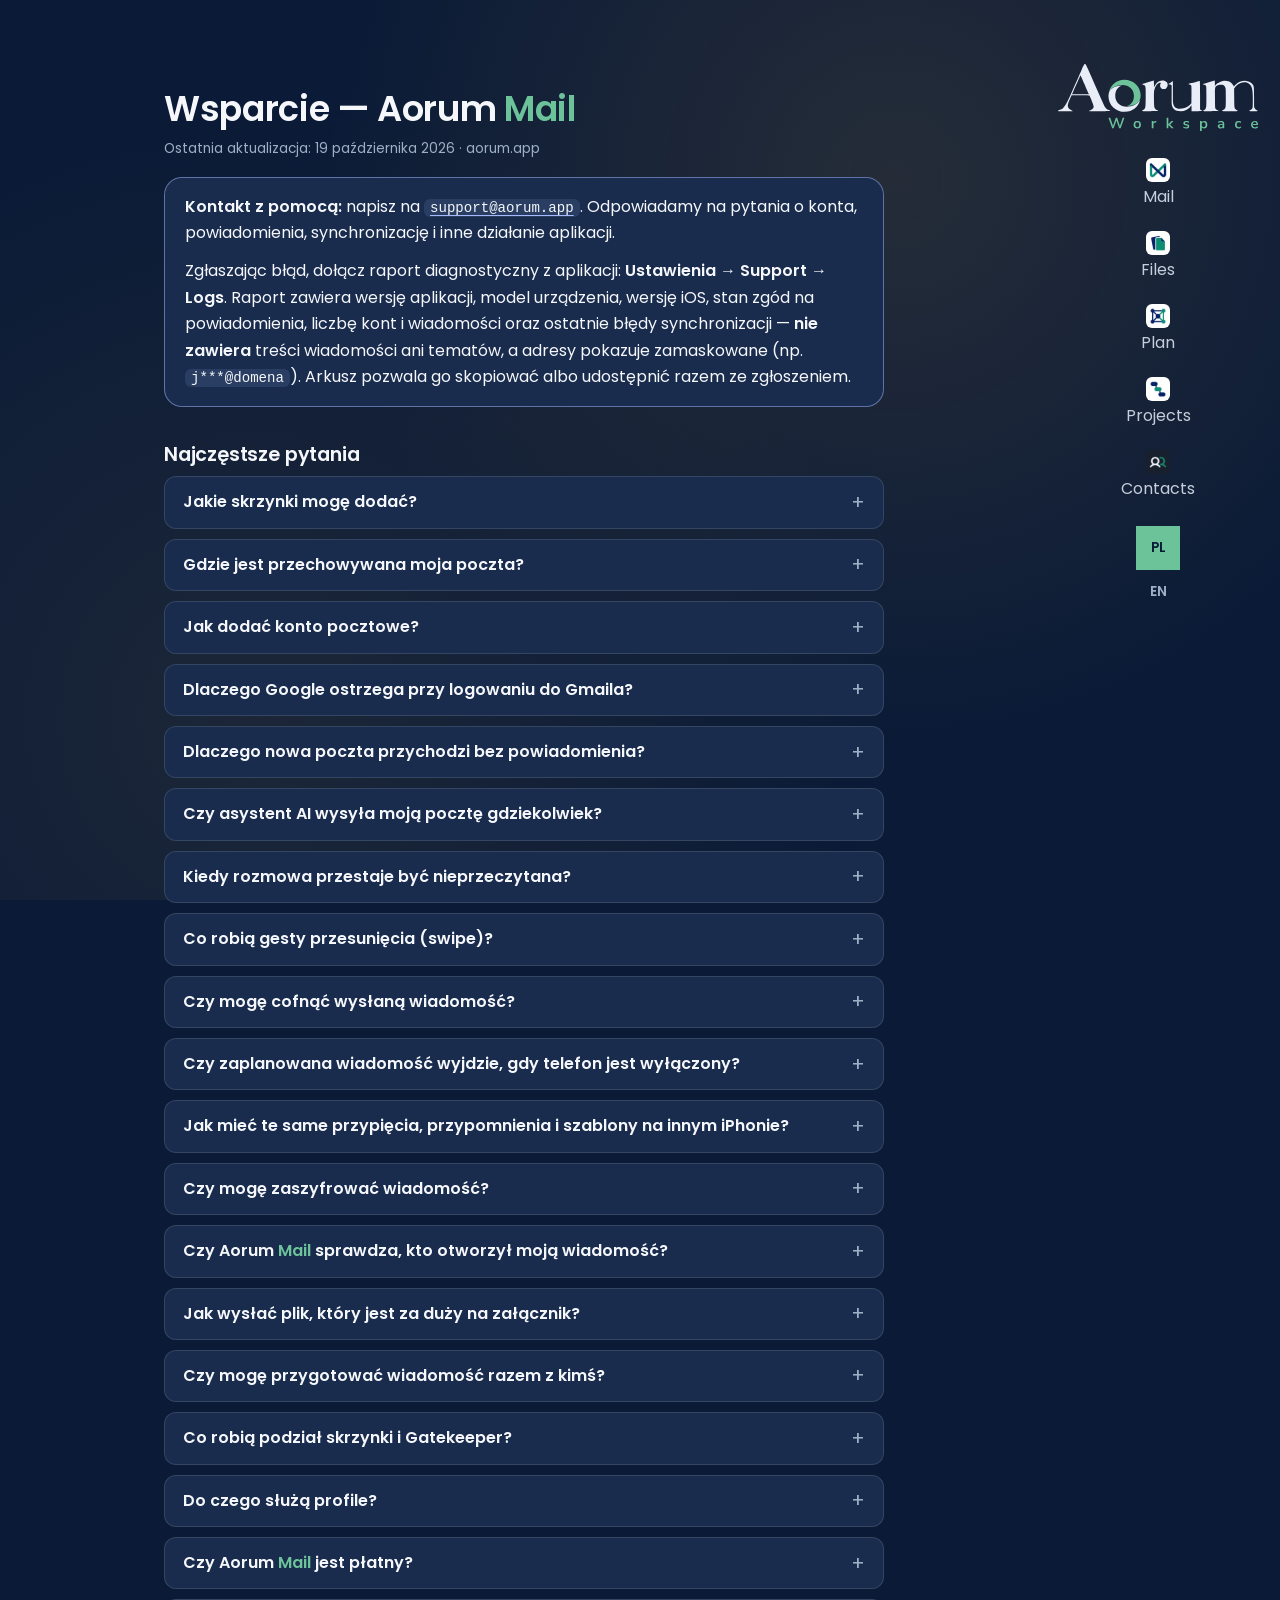
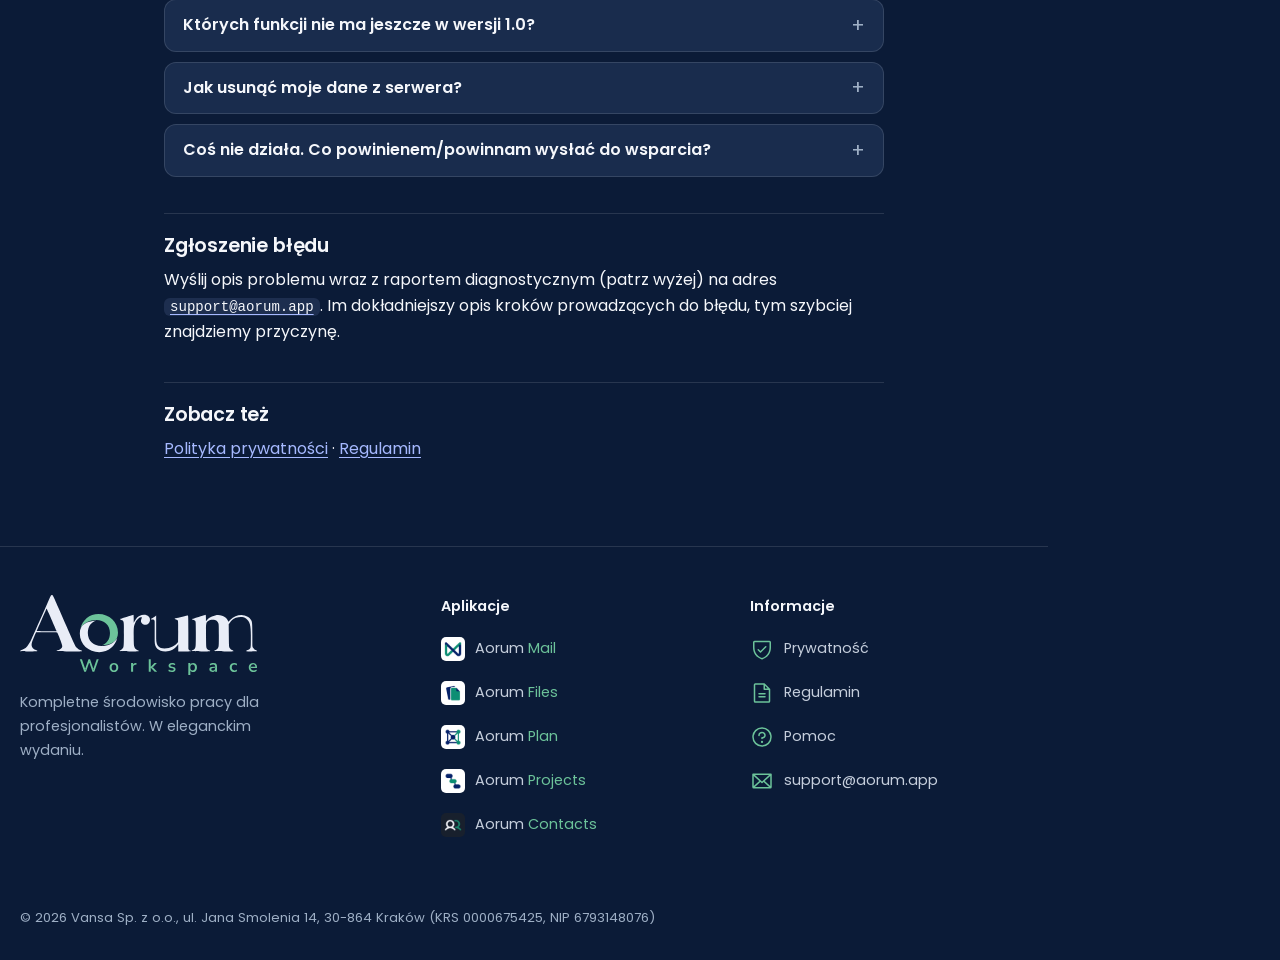
<file: support.html>
<!DOCTYPE html>
<html lang="pl">
<head>
<meta charset="UTF-8">
<meta name="viewport" content="width=device-width, initial-scale=1">
<meta name="color-scheme" content="dark">
<title>Aorum Mail — Wsparcie / Support</title>
<meta name="description" content="Pomoc i najczęstsze pytania dla aplikacji Aorum Mail na iPhone.">
<link rel="canonical" href="https://aorum.app/support.html">
<meta property="og:type" content="website">
<meta property="og:site_name" content="Aorum">
<meta property="og:title" content="Aorum Mail — Wsparcie / Support">
<meta property="og:description" content="Pomoc i najczęstsze pytania dla aplikacji Aorum Mail na iPhone.">
<meta property="og:url" content="https://aorum.app/support.html">
<meta property="og:image" content="https://aorum.app/assets/og-aorum.png?v=44ec06deefb1">
<meta property="og:image:width" content="1200">
<meta property="og:image:height" content="630">
<meta property="og:locale" content="pl_PL">
<meta property="og:locale:alternate" content="en_US">
<meta name="twitter:card" content="summary_large_image">
<meta name="theme-color" content="#0B1B37">
<link rel="icon" type="image/svg+xml" href="assets/aorum-circle-workspace-v8.svg?v=303d2d378afb">
<link rel="icon" type="image/png" sizes="32x32" href="assets/icon-32-dark.png?v=c55a4bd66a23" media="(prefers-color-scheme: dark)">
<link rel="icon" type="image/png" sizes="32x32" href="assets/icon-32.png?v=68afe5f422b2" media="(prefers-color-scheme: light)">
<link rel="apple-touch-icon" href="assets/icon-180.png?v=2bcad72b7dd0">
<link rel="manifest" href="site.webmanifest?v=20f77d7f7c15">
<link rel="stylesheet" href="site.css?v=7301fc4ed44d">
<script src="lang-switch.js?v=d2f5f3855a7a"></script>
<script src="site-interactions.js?v=3cbe38daf92e" defer></script>
</head>
<body>
<a class="skip-link" href="#main"><svg width="20" height="20" aria-hidden="true" focusable="false" xmlns="http://www.w3.org/2000/svg" viewBox="0 0 256 256" fill="currentColor"><path d="M221.66,133.66l-72,72a8,8,0,0,1-11.32-11.32L196.69,136H40a8,8,0,0,1,0-16H196.69L138.34,61.66a8,8,0,0,1,11.32-11.32l72,72A8,8,0,0,1,221.66,133.66Z"/></svg><span class="lang-pl" lang="pl">Przejdź do treści</span><span class="lang-en" lang="en">Skip to content</span></a>
<header class="site-header">
  <div class="site-header__inner">
    <a class="brand brand--workspace" href="index.html"><picture><source media="(max-width: 1040px)" srcset="assets/aorum-wordmark-workspace-v8-dark.svg?v=832a82b53ed2" width="633" height="153"><img src="assets/aorum-workspace-logo-v8-dark.svg?v=c198df8adf02" alt="Aorum Workspace" width="633" height="214"></picture></a>
    <button class="menu-toggle" type="button" aria-expanded="false" aria-controls="site-navigation"><svg width="20" height="20" aria-hidden="true" focusable="false" xmlns="http://www.w3.org/2000/svg" viewBox="0 0 256 256" fill="currentColor"><path d="M128,24A104,104,0,1,0,232,128,104.11,104.11,0,0,0,128,24Zm0,192a88,88,0,1,1,88-88A88.1,88.1,0,0,1,128,216Zm12-88a12,12,0,1,1-12-12A12,12,0,0,1,140,128Zm44,0a12,12,0,1,1-12-12A12,12,0,0,1,184,128Zm-88,0a12,12,0,1,1-12-12A12,12,0,0,1,96,128Z"/></svg>Menu</button>
    <nav class="site-nav" id="site-navigation" aria-label="Aorum">
      <ul>
      <li><a href="mail/index.html"><img class="nav-app-icon" src="assets/aorum-mail-icon.png?v=5b5c8e3285fb" alt="" width="24" height="24">Mail</a></li>
      <li><a href="files/index.html"><img class="nav-app-icon" src="assets/aorum-files-icon.png?v=b34d423bf86b" alt="" width="24" height="24">Files</a></li>
      <li><a href="calendar/index.html"><img class="nav-app-icon" src="assets/aorum-calendar-icon.png?v=64d8c53612d8" alt="" width="24" height="24">Plan</a></li>
      <li><a href="projects/index.html"><img class="nav-app-icon" src="assets/aorum-projects-icon.png?v=ed17d9c58921" alt="" width="24" height="24">Projects</a></li>
      <li><a href="contacts/index.html"><img class="nav-app-icon" src="assets/aorum-contacts-icon.png?v=e6930709bab8" alt="" width="24" height="24">Contacts</a></li>
      </ul>
    </nav>
    <div class="header-actions">
    <div class="lang-switch" role="group" aria-label="Wybór języka / Language">
      <button type="button" id="lang-pl-btn" aria-pressed="true"><span>PL</span></button>
      <button type="button" id="lang-en-btn" aria-pressed="false"><span>EN</span></button>
    </div>
    </div>
  </div>
</header>
<main id="main" class="page">

<div class="lang-pl" lang="pl">

<h1><span class="product-copy">Wsparcie — Aorum <span class="product-name">Mail</span></span></h1>
<p class="meta">Ostatnia aktualizacja: 19 października 2026 · aorum.app</p>

<div class="box">
  <p><strong>Kontakt z&nbsp;pomocą:</strong> napisz na <a href="mailto:support@aorum.app"><code>support@aorum.app</code></a>. Odpowiadamy na pytania o&nbsp;konta, powiadomienia, synchronizację i&nbsp;inne działanie aplikacji.</p>
  <p>Zgłaszając błąd, dołącz raport diagnostyczny z&nbsp;aplikacji: <strong>Ustawienia → Support → Logs</strong>. Raport zawiera wersję aplikacji, model urządzenia, wersję iOS, stan zgód na powiadomienia, liczbę kont i&nbsp;wiadomości oraz ostatnie błędy synchronizacji — <strong>nie zawiera</strong> treści wiadomości ani tematów, a&nbsp;adresy pokazuje zamaskowane (np. <code>j***@domena</code>). Arkusz pozwala go skopiować albo udostępnić razem ze zgłoszeniem.</p>
</div>

<h2>Najczęstsze pytania</h2>

<details>
  <summary>Jakie skrzynki mogę dodać?</summary>
  <p>Gmail, Outlook i&nbsp;Microsoft 365, iCloud oraz dowolną skrzynkę obsługującą IMAP. Każde konto ma własne foldery, podpis i&nbsp;kolor; konto można wyłączyć na jakiś czas bez jego usuwania.</p>
</details>

<details>
  <summary>Gdzie jest przechowywana moja poczta?</summary>
  <p><span class="product-copy">Na tym iPhonie, we własnej bazie aplikacji. Aorum <span class="product-name">Mail</span> nie ma serwera trzymającego kopię Twojej poczty. Usunięcie aplikacji usuwa też tę bazę. Aplikacja łączy się z&nbsp;dostawcą poczty bezpośrednio z&nbsp;telefonu — nasz serwer nie dostaje danych z&nbsp;Twojej skrzynki ani tokenów logowania. Jeden opcjonalny wyjątek, który włączasz sam/a: przy synchronizacji iCloud część stanu aplikacji (przypięcia, przypomnienia, podpisy, szablony — bez treści poczty) trafia do Twojego prywatnego iCloud.</span></p>
</details>

<details>
  <summary>Jak dodać konto pocztowe?</summary>
  <p>Ustawienia → Accounts → Add account. Gmail i&nbsp;Microsoft proszą o&nbsp;zalogowanie się na własnej stronie dostawcy; pozostałe skrzynki wymagają adresu serwera, nazwy użytkownika i&nbsp;hasła. Pierwsza synchronizacja pobiera najnowszą pocztę, starsza doczytuje się podczas przewijania.</p>
</details>

<details>
  <summary>Dlaczego Google ostrzega przy logowaniu do Gmaila?</summary>
  <p><span class="product-copy">Aorum <span class="product-name">Mail</span> czeka na zakończenie weryfikacji przez Google. Do tego czasu ekran logowania Google pokazuje ostrzeżenie, że aplikacja nie została zweryfikowana; po rozwinięciu szczegółów ostrzeżenia możesz przejść dalej do logowania. Do czasu weryfikacji Google pozwala też połączyć tylko ograniczoną liczbę kont Gmail (najwyżej 100) — jeśli Google zablokuje logowanie, napisz na </span><a href="mailto:support@aorum.app">support@aorum.app</a>. Outlook, iCloud i&nbsp;pozostałe skrzynki IMAP tego ograniczenia nie mają.</p>
</details>

<details>
  <summary>Dlaczego nowa poczta przychodzi bez powiadomienia?</summary>
  <p>Sprawdź Ustawienia → Application → Notifications i&nbsp;uprawnienie systemowe na górze ekranu. Gdy uprawnienie jest włączone, a&nbsp;poczta i&nbsp;tak przychodzi po cichu — to iOS decyduje, jak często wybudza aplikację w&nbsp;tle: nową pocztę sprawdza sama aplikacja, na telefonie, gdy jest otwarta albo gdy iOS ją wybudzi. Aplikacji zamkniętej przesunięciem w&nbsp;górę iOS nie wybudza.</p>
</details>

<details>
  <summary>Czy asystent AI wysyła moją pocztę gdziekolwiek?</summary>
  <p>Nie. Asystent korzysta z&nbsp;modelu językowego wbudowanego w&nbsp;iOS i&nbsp;działa na tym iPhonie. Pytania, podsumowania i&nbsp;szkice powstają na urządzeniu, więc działają także bez połączenia z&nbsp;internetem. To samo dotyczy Ask: wyszukiwanie tekstu w&nbsp;zdjęciach i&nbsp;skanach (OCR), w&nbsp;dokumentach DOCX i&nbsp;arkuszach XLSX oraz wyszukiwanie według znaczenia odbywają się na iPhonie, a&nbsp;indeks wyszukiwania leży w&nbsp;bazie aplikacji.</p>
</details>

<details>
  <summary>Kiedy rozmowa przestaje być nieprzeczytana?</summary>
  <p>Decydujesz o&nbsp;tym w&nbsp;Ustawieniach → Mail → Mark read: od razu po otwarciu, po kilku sekundach czytania albo nigdy samoczynnie. Ten sam ekran może też oznaczać rozmowę jako przeczytaną po odpowiedzi lub przekazaniu dalej.</p>
</details>

<details>
  <summary>Co robią gesty przesunięcia (swipe)?</summary>
  <p>Krótkie i&nbsp;długie przesunięcie po obu stronach wiersza, plus trzeci krok dla dłuższego przesunięcia — każde z&nbsp;wybraną przez Ciebie akcją. Ustawienia → Mail → Swipes pokazują sześć slotów i&nbsp;przypisane do nich akcje.</p>
</details>

<details>
  <summary>Czy mogę cofnąć wysłaną wiadomość?</summary>
  <p>Tak, przez tyle sekund, ile ustawisz w&nbsp;Ustawieniach → Mail → Undo send. Do tego czasu wiadomość czeka w&nbsp;skrzynce nadawczej, a&nbsp;jedno dotknięcie przywraca ją do edytora.</p>
</details>

<details>
  <summary>Czy zaplanowana wiadomość wyjdzie, gdy telefon jest wyłączony?</summary>
  <p>Nie. Zaplanowaną wiadomość wysyła Twój iPhone: czeka w&nbsp;kolejce aplikacji i&nbsp;wychodzi w&nbsp;terminie, gdy aplikacja jest otwarta albo gdy iOS da jej czas w&nbsp;tle. Jeśli telefon jest wtedy wyłączony, wiadomość wyjdzie, gdy aplikacja znów będzie mogła działać. Wysyłki z&nbsp;serwera nie ma w&nbsp;wersji 1.0 — więcej w&nbsp;<a href="privacy.html">polityce prywatności</a>.</p>
</details>

<details>
  <summary>Jak mieć te same przypięcia, przypomnienia i&nbsp;szablony na innym iPhonie?</summary>
  <p><span class="product-copy">Włącz „Aorum <span class="product-name">Mail</span> iCloud sync” w&nbsp;Ustawieniach → Profile. Przypięcia, podział skrzynki, Later, Set aside, przypomnienia, follow-upy, wyciszenia, podpisy, szablony, szybkie odpowiedzi i&nbsp;wybrane ustawienia interfejsu trafią do Twojego prywatnego iCloud. Treść poczty, hasła i&nbsp;tokeny tam nie trafiają, a&nbsp;my nie mamy dostępu do tych danych.</span></p>
</details>

<details>
  <summary>Czy mogę zaszyfrować wiadomość?</summary>
  <p><span class="product-copy">Tak — Aorum <span class="product-name">Mail</span> szyfruje i&nbsp;podpisuje wiadomości w&nbsp;standardzie OpenPGP. Szyfrowane są treść i&nbsp;załączniki wiadomości, które sam/a&nbsp;zaszyfrujesz; nadawca, adresaci i&nbsp;data pozostają widoczne dla dostawców poczty, a&nbsp;temat nie jest szyfrowany (tak działa standard PGP/MIME). Klucz prywatny jest tylko na Twoim iPhonie — jeśli stracisz telefon albo klucz i&nbsp;nie masz jego kopii, nie odczytasz zaszyfrowanej poczty, a&nbsp;my nie możemy go odzyskać. Klucze adresatów aplikacja znajduje przez WKD i&nbsp;Autocrypt.</span></p>
</details>

<details>
  <summary><span class="product-copy">Czy Aorum <span class="product-name">Mail</span> sprawdza, kto otworzył moją wiadomość?</span></summary>
  <p>Nie przez piksele śledzące — aplikacja ich nie dodaje, a&nbsp;z&nbsp;przychodzącej poczty je usuwa. Możesz za to poprosić o&nbsp;standardowe potwierdzenie przeczytania: odbiorca widzi prośbę i&nbsp;sam decyduje, czy je odeśle. Gdy ktoś prosi o&nbsp;potwierdzenie Ciebie, aplikacja nie wyśle go bez Twojej decyzji.</p>
</details>

<details>
  <summary>Jak wysłać plik, który jest za duży na załącznik?</summary>
  <p>Aplikacja może wgrać go prosto z&nbsp;iPhone'a na Twój Dysk Google albo OneDrive i&nbsp;wstawić do wiadomości link. Pamiętaj, że każdy, kto ma link, może pobrać plik; plik zostaje na Twoim Dysku lub OneDrive, dopóki go nie usuniesz.</p>
</details>

<details>
  <summary>Czy mogę przygotować wiadomość razem z&nbsp;kimś?</summary>
  <p><span class="product-copy">Tak. Szkic (albo kopię tekstu rozmowy — „Discuss with team”) możesz udostępnić wybranym osobom przez udostępnianie iCloud; zaproszeni potrzebują Aorum <span class="product-name">Mail</span> i&nbsp;konta iCloud, widzą udostępnioną kopię, mogą ją komentować, a&nbsp;tekst zmieniać tylko za Twoim pozwoleniem. Adresaci trafiają do kopii tylko wtedy, gdy to włączysz, a&nbsp;załączniki — tylko z&nbsp;nazwy. Szkic i&nbsp;komentarze są w&nbsp;Twoim iCloud, a&nbsp;udostępnianie możesz zakończyć w&nbsp;każdej chwili.</span></p>
</details>

<details>
  <summary>Co robią podział skrzynki i&nbsp;Gatekeeper?</summary>
  <p>Podział skrzynki układa pocztę w&nbsp;kategorie i&nbsp;uczy się z&nbsp;Twoich decyzji. Gatekeeper (włączasz go w&nbsp;Ustawieniach → Mail → Split Inbox) odkłada nową pocztę od nadawców, do których nigdy nie pisałeś/aś i&nbsp;których nie ma w&nbsp;kontaktach, do filtra „New senders”, gdzie decydujesz: przyjąć, przenieść czy zablokować. Jedno i&nbsp;drugie działa wyłącznie na Twoim iPhonie.</p>
</details>

<details>
  <summary>Do czego służą profile?</summary>
  <p>Profil to osobny zestaw kont, ustawień i&nbsp;poczty — na przykład praca i&nbsp;dom. Profile przełącza się w&nbsp;Ustawieniach → Profile; nic nie miesza się między nimi.</p>
</details>

<details>
  <summary><span class="product-copy">Czy Aorum <span class="product-name">Mail</span> jest płatny?</span></summary>
  <p><span class="product-copy">Nie. Aorum <span class="product-name">Mail</span> 1.0 jest bezpłatny, bez subskrypcji i&nbsp;bez zakupów w&nbsp;aplikacji. Bez reklam.</span></p>
</details>

<details>
  <summary>Których funkcji nie ma jeszcze w&nbsp;wersji 1.0?</summary>
  <p>Usług serwerowych z&nbsp;dostępem do poczty (natychmiastowych powiadomień przez nasz serwer i&nbsp;wysyłki zaplanowanej z&nbsp;serwera — skrzynki są sprawdzane na telefonie, gdy iOS wybudzi aplikację), AI w&nbsp;chmurze oraz płatnych planów.</p>
</details>

<details>
  <summary>Jak usunąć moje dane z&nbsp;serwera?</summary>
  <p>Wersja 1.0 nie wysyła na nasz serwer danych z&nbsp;poczty. Jeśli korzystałeś/aś z&nbsp;wcześniejszej wersji testowej z&nbsp;usługami serwerowymi, użyj: Ustawienia → Security → Server data → „Usuń moje dane z&nbsp;serwera” albo napisz na support@aorum.app.</p>
</details>

<details>
  <summary>Coś nie działa. Co powinienem/powinnam wysłać do wsparcia?</summary>
  <p>Otwórz Ustawienia → Support → Logs i&nbsp;skopiuj albo udostępnij raport diagnostyczny razem z&nbsp;opisem problemu na adres <a href="mailto:support@aorum.app">support@aorum.app</a>.</p>
</details>

<h2>Zgłoszenie błędu</h2>
<p>Wyślij opis problemu wraz z&nbsp;raportem diagnostycznym (patrz wyżej) na adres <a href="mailto:support@aorum.app"><code>support@aorum.app</code></a>. Im dokładniejszy opis kroków prowadzących do błędu, tym szybciej znajdziemy przyczynę.</p>

<h2>Zobacz też</h2>
<p><a href="privacy.html">Polityka prywatności</a> · <a href="terms.html">Regulamin</a></p>

</div>

<div class="lang-en" lang="en">

<h1><span class="product-copy">Support — Aorum <span class="product-name">Mail</span></span></h1>
<p class="meta">Last updated: 19 October 2026 · aorum.app</p>

<div class="box">
  <p><strong>Contact support:</strong> write to <a href="mailto:support@aorum.app"><code>support@aorum.app</code></a>. We answer questions about accounts, notifications, sync and general app behaviour.</p>
  <p>When reporting a&nbsp;bug, attach the app's diagnostic report: <strong>Settings → Support → Logs</strong>. The report names the app version, device model, iOS version, notification-permission state, the number of accounts and messages, and the last sync errors — it <strong>does not include</strong> message content or subjects, and shows addresses masked (e.g. <code>j***@domain</code>). The sheet lets you copy it or share it along with your report.</p>
</div>

<h2>Frequently asked questions</h2>

<details>
  <summary>Which mailboxes can I&nbsp;add?</summary>
  <p>Gmail, Outlook and Microsoft 365, iCloud and any other mailbox that speaks IMAP. Every account keeps its own folders, signature and colour, and you can switch one off for a&nbsp;while without removing it.</p>
</details>

<details>
  <summary>Where is my mail kept?</summary>
  <p><span class="product-copy">On this iPhone, in the app's own database. Aorum <span class="product-name">Mail</span> has no server that keeps a&nbsp;copy of your mail. Removing the app removes that database with it. The app connects to your mail provider directly from the phone — our server receives no data from your mailbox and no sign-in tokens. One optional exception that you turn on yourself: with iCloud sync, part of the app's state (pins, reminders, signatures, templates — no mail content) goes to your private iCloud.</span></p>
</details>

<details>
  <summary>How do I&nbsp;add a&nbsp;mailbox?</summary>
  <p>Settings → Accounts → Add account. Gmail and Microsoft ask you to sign in at their own page; other mailboxes take a&nbsp;server address, a&nbsp;user name and a&nbsp;password. The first synchronisation downloads recent mail, and older mail follows as you scroll.</p>
</details>

<details>
  <summary>Why does Google show a&nbsp;warning when I&nbsp;sign in to Gmail?</summary>
  <p><span class="product-copy">Aorum <span class="product-name">Mail</span> is waiting for Google to complete its verification. Until then, Google's sign-in screen shows a&nbsp;warning that the app hasn't been verified; you can continue to sign in after expanding the details of the warning. Until verification is complete, Google also lets only a&nbsp;limited number of Gmail accounts (at most 100) connect — if Google blocks the sign-in, write to </span><a href="mailto:support@aorum.app">support@aorum.app</a>. Outlook, iCloud and other IMAP mailboxes are not affected.</p>
</details>

<details>
  <summary>Why does new mail arrive without a&nbsp;notification?</summary>
  <p>Open Settings → Application → Notifications and check the system permission at the top. When the permission is granted and mail still arrives quietly, iOS decides how often it wakes the app in the background: the app checks for new mail itself, on the phone, while it is open or when iOS wakes it. iOS does not wake an app you have swiped away.</p>
</details>

<details>
  <summary>Does the assistant send my mail anywhere?</summary>
  <p>No. The assistant uses the language model built into iOS and works on this iPhone. Questions, summaries and drafts are produced on the device, so they also work without a&nbsp;connection. The same goes for Ask: searching text in photos and scans (OCR), in DOCX documents and XLSX spreadsheets, and searching by meaning all happen on the iPhone, and the search index lives in the app's database.</p>
</details>

<details>
  <summary>When does a&nbsp;conversation stop being unread?</summary>
  <p>You choose that in Settings → Mail → Mark read: the moment you open it, after a&nbsp;few seconds of reading, or never on its own. The same screen can also mark a&nbsp;conversation as read once you reply to it or pass it on.</p>
</details>

<details>
  <summary>What do the swipes do?</summary>
  <p>A&nbsp;short and a&nbsp;long pull on each side of a&nbsp;row, plus a&nbsp;third step for a&nbsp;longer pull, each with an action of your choice. Settings → Mail → Swipes shows the six slots and what is on them now.</p>
</details>

<details>
  <summary>Can I&nbsp;take back a&nbsp;message I&nbsp;have just sent?</summary>
  <p>Yes, for as many seconds as you set in Settings → Mail → Undo send. Until that time runs out the message waits in the outbox and one tap brings it back to the editor.</p>
</details>

<details>
  <summary>Will a&nbsp;scheduled message go out while my phone is off?</summary>
  <p>No. Your iPhone sends scheduled messages: a&nbsp;message waits in the app's queue and goes out on time while the app is open or when iOS gives it time in the background. If the phone is off at that moment, the message goes out once the app can run again. Sending from the server is not part of version 1.0 — see the <a href="privacy.html">Privacy Policy</a>.</p>
</details>

<details>
  <summary>How do I&nbsp;get the same pins, reminders and templates on another iPhone?</summary>
  <p><span class="product-copy">Turn on "Aorum <span class="product-name">Mail</span> iCloud sync" in Settings → Profile. Pins, the inbox split, Later, Set aside, reminders, follow-ups, mutes, signatures, templates, quick replies and selected interface settings go to your private iCloud. Mail content, passwords and tokens do not, and we have no access to that data.</span></p>
</details>

<details>
  <summary>Can I&nbsp;encrypt a&nbsp;message?</summary>
  <p><span class="product-copy">Yes — Aorum <span class="product-name">Mail</span> encrypts and signs messages with the OpenPGP standard. The body and attachments of the messages you choose to encrypt are encrypted; the sender, recipients and date stay visible to mail providers, and the subject is not encrypted (that is how the PGP/MIME standard works). Your private key exists only on your iPhone — if you lose the phone or the key and have no backup of it, you will not be able to read encrypted mail, and we cannot recover it. The app finds recipients' keys through WKD and Autocrypt.</span></p>
</details>

<details>
  <summary><span class="product-copy">Does Aorum <span class="product-name">Mail</span> track who opened my message?</span></summary>
  <p>Not with tracking pixels — the app never adds them, and it removes them from incoming mail. You can instead ask for a&nbsp;standard read receipt: the recipient sees the request and decides whether to send it. When someone asks you for a&nbsp;receipt, the app will not send one without your decision.</p>
</details>

<details>
  <summary>How do I&nbsp;send a&nbsp;file that is too big to attach?</summary>
  <p>The app can upload it straight from your iPhone to your Google Drive or OneDrive and put a&nbsp;link in the message. Keep in mind that anyone who has the link can download the file; the file stays in your Drive or OneDrive until you delete it.</p>
</details>

<details>
  <summary>Can I&nbsp;write a&nbsp;message together with someone?</summary>
  <p><span class="product-copy">Yes. You can share a&nbsp;draft (or a&nbsp;copy of a&nbsp;conversation's text — "Discuss with team") with people you choose through iCloud sharing; invited people need Aorum <span class="product-name">Mail</span> and an iCloud account, see the shared copy, can comment, and can change the text only if you allow it. Recipients are included only if you switch that on, and attachments only by name. The draft and comments live in your iCloud, and you can stop sharing at any time.</span></p>
</details>

<details>
  <summary>What do the inbox split and Gatekeeper do?</summary>
  <p>The inbox split sorts your mail into categories and learns from your decisions. Gatekeeper (turn it on in Settings → Mail → Split Inbox) sets aside new mail from senders you have never written to and who are not in your contacts in a&nbsp;"New senders" filter, where you decide: accept, move or block. Both run only on your iPhone.</p>
</details>

<details>
  <summary>What are profiles for?</summary>
  <p>A&nbsp;profile is a&nbsp;separate set of accounts, settings and mail — work and home, for example. Profiles are switched in Settings → Profile, and nothing crosses between them.</p>
</details>

<details>
  <summary><span class="product-copy">Does Aorum <span class="product-name">Mail</span> cost anything?</span></summary>
  <p><span class="product-copy">No. Aorum <span class="product-name">Mail</span> 1.0 is free, with no subscription and no in-app purchases. No ads.</span></p>
</details>

<details>
  <summary>Which features are not in version 1.0 yet?</summary>
  <p>Server services with access to your mail (instant notifications through our server and scheduled sending from the server — mailboxes are checked on the phone when iOS wakes the app), cloud AI and paid plans.</p>
</details>

<details>
  <summary>How do I&nbsp;delete my data from your server?</summary>
  <p>Version 1.0 sends no mail data to our server. If you used an earlier test version with server services, use Settings → Security → Server data → "Delete my data from server", or write to support@aorum.app.</p>
</details>

<details>
  <summary>Something is wrong. What should I&nbsp;send you?</summary>
  <p>Open Settings → Support → Logs and copy or share the diagnostic report together with a&nbsp;description of the problem to <a href="mailto:support@aorum.app">support@aorum.app</a>.</p>
</details>

<h2>Report a&nbsp;bug</h2>
<p>Send a&nbsp;description of the problem together with the diagnostic report (see above) to <a href="mailto:support@aorum.app"><code>support@aorum.app</code></a>. The more precisely you describe the steps that lead to the bug, the faster we can find the cause.</p>

<h2>See also</h2>
<p><a href="privacy.html">Privacy Policy</a> · <a href="terms.html">Terms of Use</a></p>

</div>

</main>
<footer class="site-footer">
  <div class="site-footer__inner">
    <div class="footer-about">
      <a class="brand brand--workspace" href="index.html"><picture><source media="(max-width: 1040px)" srcset="assets/aorum-wordmark-workspace-v8-dark.svg?v=832a82b53ed2" width="633" height="153"><img src="assets/aorum-workspace-logo-v8-dark.svg?v=c198df8adf02" alt="Aorum Workspace" width="633" height="214"></picture></a>
      <p class="footer-tagline"><span class="lang-pl" lang="pl">Kompletne środowisko pracy dla profesjonalistów. W&nbsp;eleganckim wydaniu.</span><span class="lang-en" lang="en">The complete workspace for professionals. Elegantly crafted.</span></p>
    </div>
    <nav aria-label="Aplikacje Aorum / Aorum apps">
      <p class="footer-h"><span class="lang-pl" lang="pl">Aplikacje</span><span class="lang-en" lang="en">Apps</span></p>
      <ul>
        <li><a class="footer-app-link" href="mail/index.html"><img src="assets/aorum-mail-icon.png?v=5b5c8e3285fb" alt="" width="24" height="24" loading="lazy"><span class="product-copy">Aorum <span class="product-name">Mail</span></span></a></li>
        <li><a class="footer-app-link" href="files/index.html"><img src="assets/aorum-files-icon.png?v=b34d423bf86b" alt="" width="24" height="24" loading="lazy"><span class="product-copy">Aorum <span class="product-name">Files</span></span></a></li>
        <li><a class="footer-app-link" href="calendar/index.html"><img src="assets/aorum-calendar-icon.png?v=64d8c53612d8" alt="" width="24" height="24" loading="lazy"><span class="product-copy">Aorum <span class="product-name">Plan</span></span></a></li>
        <li><a class="footer-app-link" href="projects/index.html"><img src="assets/aorum-projects-icon.png?v=ed17d9c58921" alt="" width="24" height="24" loading="lazy"><span class="product-copy">Aorum <span class="product-name">Projects</span></span></a></li>
        <li><a class="footer-app-link" href="contacts/index.html"><img src="assets/aorum-contacts-icon.png?v=e6930709bab8" alt="" width="24" height="24" loading="lazy"><span class="product-copy">Aorum <span class="product-name">Contacts</span></span></a></li>
      </ul>
    </nav>
    <nav aria-label="Informacje / Information">
      <p class="footer-h"><span class="lang-pl" lang="pl">Informacje</span><span class="lang-en" lang="en">Information</span></p>
      <ul>
        <li><a class="footer-info-link" href="policies.html"><svg width="20" height="20" aria-hidden="true" focusable="false" xmlns="http://www.w3.org/2000/svg" viewBox="0 0 256 256" fill="currentColor"><path d="M208,40H48A16,16,0,0,0,32,56v56c0,52.72,25.52,84.67,46.93,102.19,23.06,18.86,46,25.26,47,25.53a8,8,0,0,0,4.2,0c1-.27,23.91-6.67,47-25.53C198.48,196.67,224,164.72,224,112V56A16,16,0,0,0,208,40Zm0,72c0,37.07-13.66,67.16-40.6,89.42A129.3,129.3,0,0,1,128,223.62a128.25,128.25,0,0,1-38.92-21.81C61.82,179.51,48,149.3,48,112l0-56,160,0ZM82.34,141.66a8,8,0,0,1,11.32-11.32L112,148.69l50.34-50.35a8,8,0,0,1,11.32,11.32l-56,56a8,8,0,0,1-11.32,0Z"/></svg><span class="lang-pl" lang="pl">Prywatność</span><span class="lang-en" lang="en">Privacy</span></a></li>
        <li><a class="footer-info-link" href="terms.html"><svg width="20" height="20" aria-hidden="true" focusable="false" xmlns="http://www.w3.org/2000/svg" viewBox="0 0 256 256" fill="currentColor"><path d="M213.66,82.34l-56-56A8,8,0,0,0,152,24H56A16,16,0,0,0,40,40V216a16,16,0,0,0,16,16H200a16,16,0,0,0,16-16V88A8,8,0,0,0,213.66,82.34ZM160,51.31,188.69,80H160ZM200,216H56V40h88V88a8,8,0,0,0,8,8h48V216Zm-32-80a8,8,0,0,1-8,8H96a8,8,0,0,1,0-16h64A8,8,0,0,1,168,136Zm0,32a8,8,0,0,1-8,8H96a8,8,0,0,1,0-16h64A8,8,0,0,1,168,168Z"/></svg><span class="lang-pl" lang="pl">Regulamin</span><span class="lang-en" lang="en">Terms</span></a></li>
        <li><a class="footer-info-link" href="support.html"><svg width="20" height="20" aria-hidden="true" focusable="false" xmlns="http://www.w3.org/2000/svg" viewBox="0 0 256 256" fill="currentColor"><path d="M140,180a12,12,0,1,1-12-12A12,12,0,0,1,140,180ZM128,72c-22.06,0-40,16.15-40,36v4a8,8,0,0,0,16,0v-4c0-11,10.77-20,24-20s24,9,24,20-10.77,20-24,20a8,8,0,0,0-8,8v8a8,8,0,0,0,16,0v-.72c18.24-3.35,32-17.9,32-35.28C168,88.15,150.06,72,128,72Zm104,56A104,104,0,1,1,128,24,104.11,104.11,0,0,1,232,128Zm-16,0a88,88,0,1,0-88,88A88.1,88.1,0,0,0,216,128Z"/></svg><span class="lang-pl" lang="pl">Pomoc</span><span class="lang-en" lang="en">Support</span></a></li>
        <li><a class="footer-info-link" href="mailto:support@aorum.app"><svg width="20" height="20" aria-hidden="true" focusable="false" xmlns="http://www.w3.org/2000/svg" viewBox="0 0 256 256" fill="currentColor"><path d="M224,48H32a8,8,0,0,0-8,8V192a16,16,0,0,0,16,16H216a16,16,0,0,0,16-16V56A8,8,0,0,0,224,48Zm-96,85.15L52.57,64H203.43ZM98.71,128,40,181.81V74.19Zm11.84,10.85,12,11.05a8,8,0,0,0,10.82,0l12-11.05,58,53.15H52.57ZM157.29,128,216,74.18V181.82Z"/></svg>support@aorum.app</a></li>
      </ul>
    </nav>
    <p class="footer-legal">© 2026 Vansa Sp. z&nbsp;o.o., ul. Jana Smolenia 14, 30-864 Kraków (KRS 0000675425, NIP 6793148076)</p>
  </div>
</footer>
<template id="icon-viewer-zoom"><svg width="20" height="20" aria-hidden="true" focusable="false" xmlns="http://www.w3.org/2000/svg" viewBox="0 0 256 256" fill="currentColor"><path d="M229.66,218.34l-50.07-50.06a88.11,88.11,0,1,0-11.31,11.31l50.06,50.07a8,8,0,0,0,11.32-11.32ZM40,112a72,72,0,1,1,72,72A72.08,72.08,0,0,1,40,112Z"/></svg></template>
<template id="icon-viewer-fit"><svg width="20" height="20" aria-hidden="true" focusable="false" xmlns="http://www.w3.org/2000/svg" viewBox="0 0 256 256" fill="currentColor"><path d="M224,128a96,96,0,0,1-94.71,96H128A95.38,95.38,0,0,1,62.1,197.8a8,8,0,0,1,11-11.63A80,80,0,1,0,71.43,71.39a3.07,3.07,0,0,1-.26.25L44.59,96H72a8,8,0,0,1,0,16H24a8,8,0,0,1-8-8V56a8,8,0,0,1,16,0V85.8L60.25,60A96,96,0,0,1,224,128Z"/></svg></template>
<template id="icon-viewer-next"><svg width="20" height="20" aria-hidden="true" focusable="false" xmlns="http://www.w3.org/2000/svg" viewBox="0 0 256 256" fill="currentColor"><path d="M221.66,133.66l-72,72a8,8,0,0,1-11.32-11.32L196.69,136H40a8,8,0,0,1,0-16H196.69L138.34,61.66a8,8,0,0,1,11.32-11.32l72,72A8,8,0,0,1,221.66,133.66Z"/></svg></template>
<template id="icon-viewer-close"><svg width="20" height="20" aria-hidden="true" focusable="false" xmlns="http://www.w3.org/2000/svg" viewBox="0 0 256 256" fill="currentColor"><path d="M205.66,194.34a8,8,0,0,1-11.32,11.32L128,139.31,61.66,205.66a8,8,0,0,1-11.32-11.32L116.69,128,50.34,61.66A8,8,0,0,1,61.66,50.34L128,116.69l66.34-66.35a8,8,0,0,1,11.32,11.32L139.31,128Z"/></svg></template>
</body>
</html>
</file>
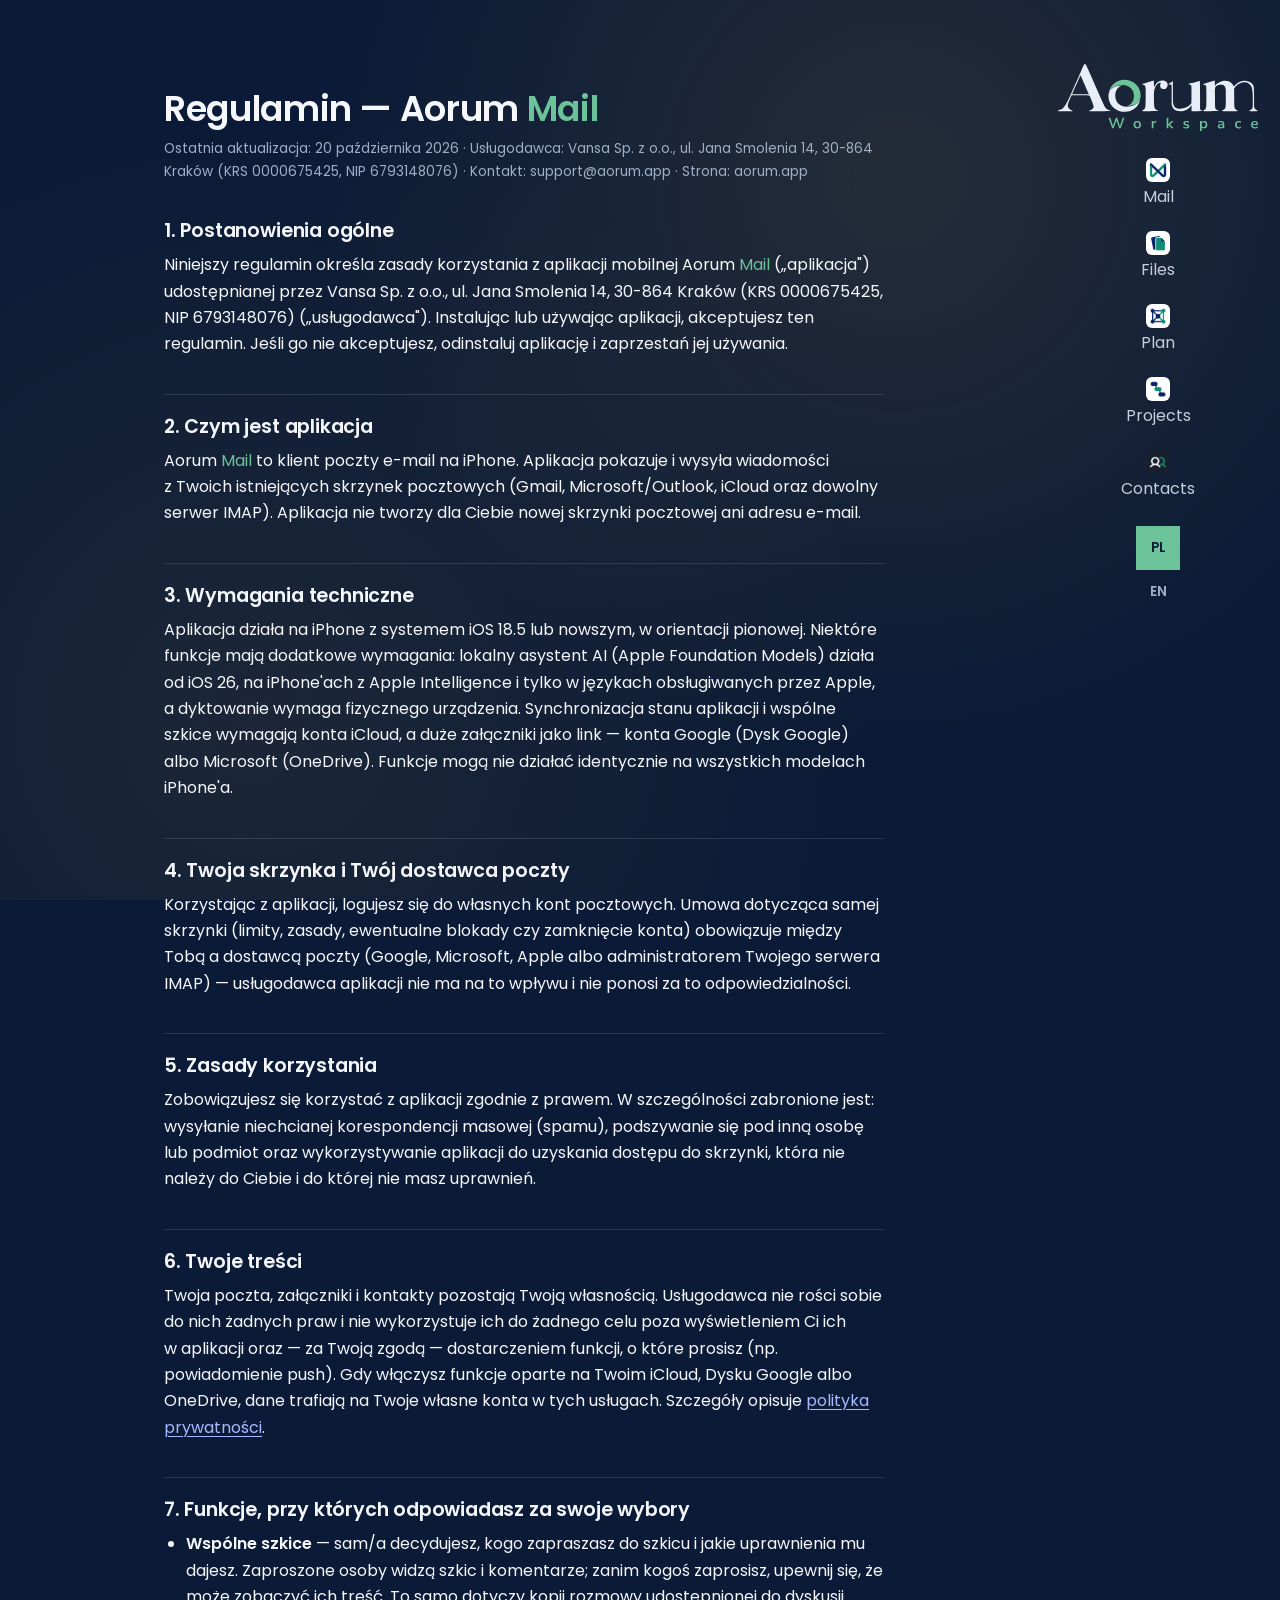
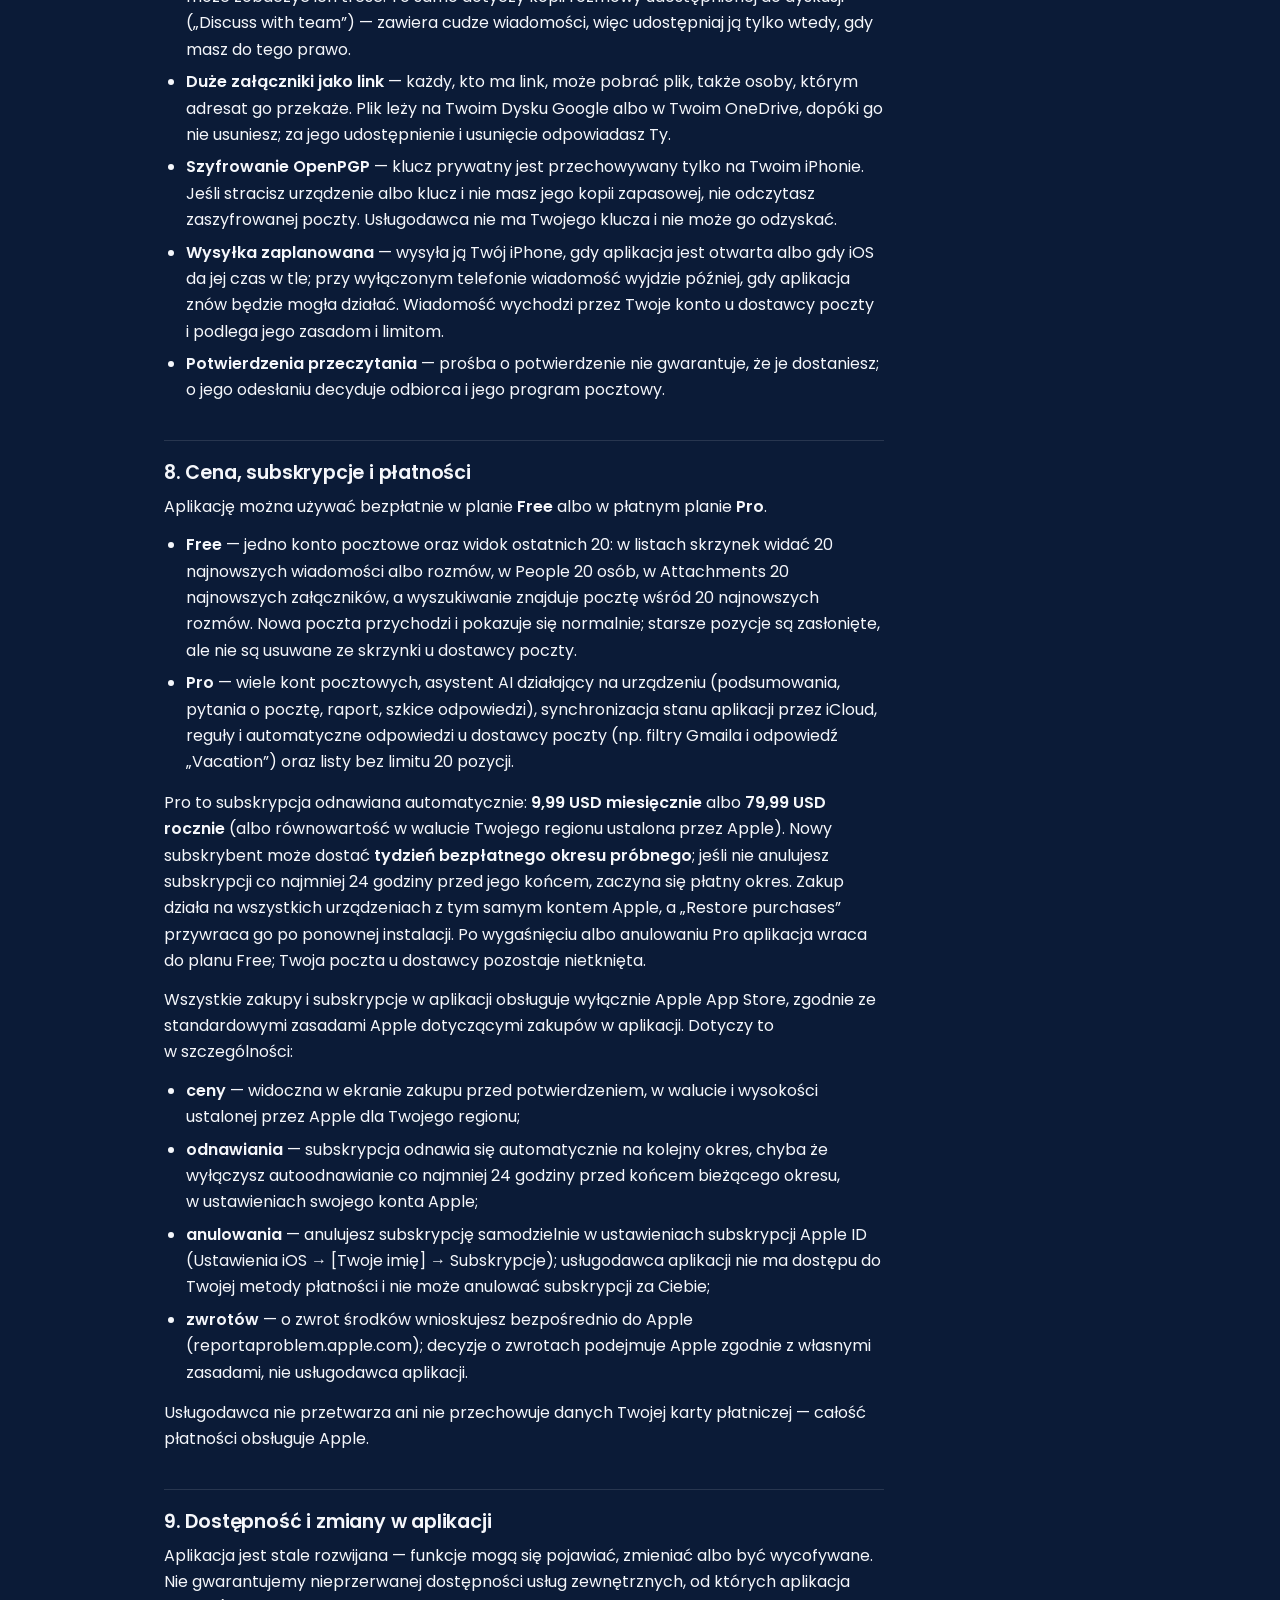
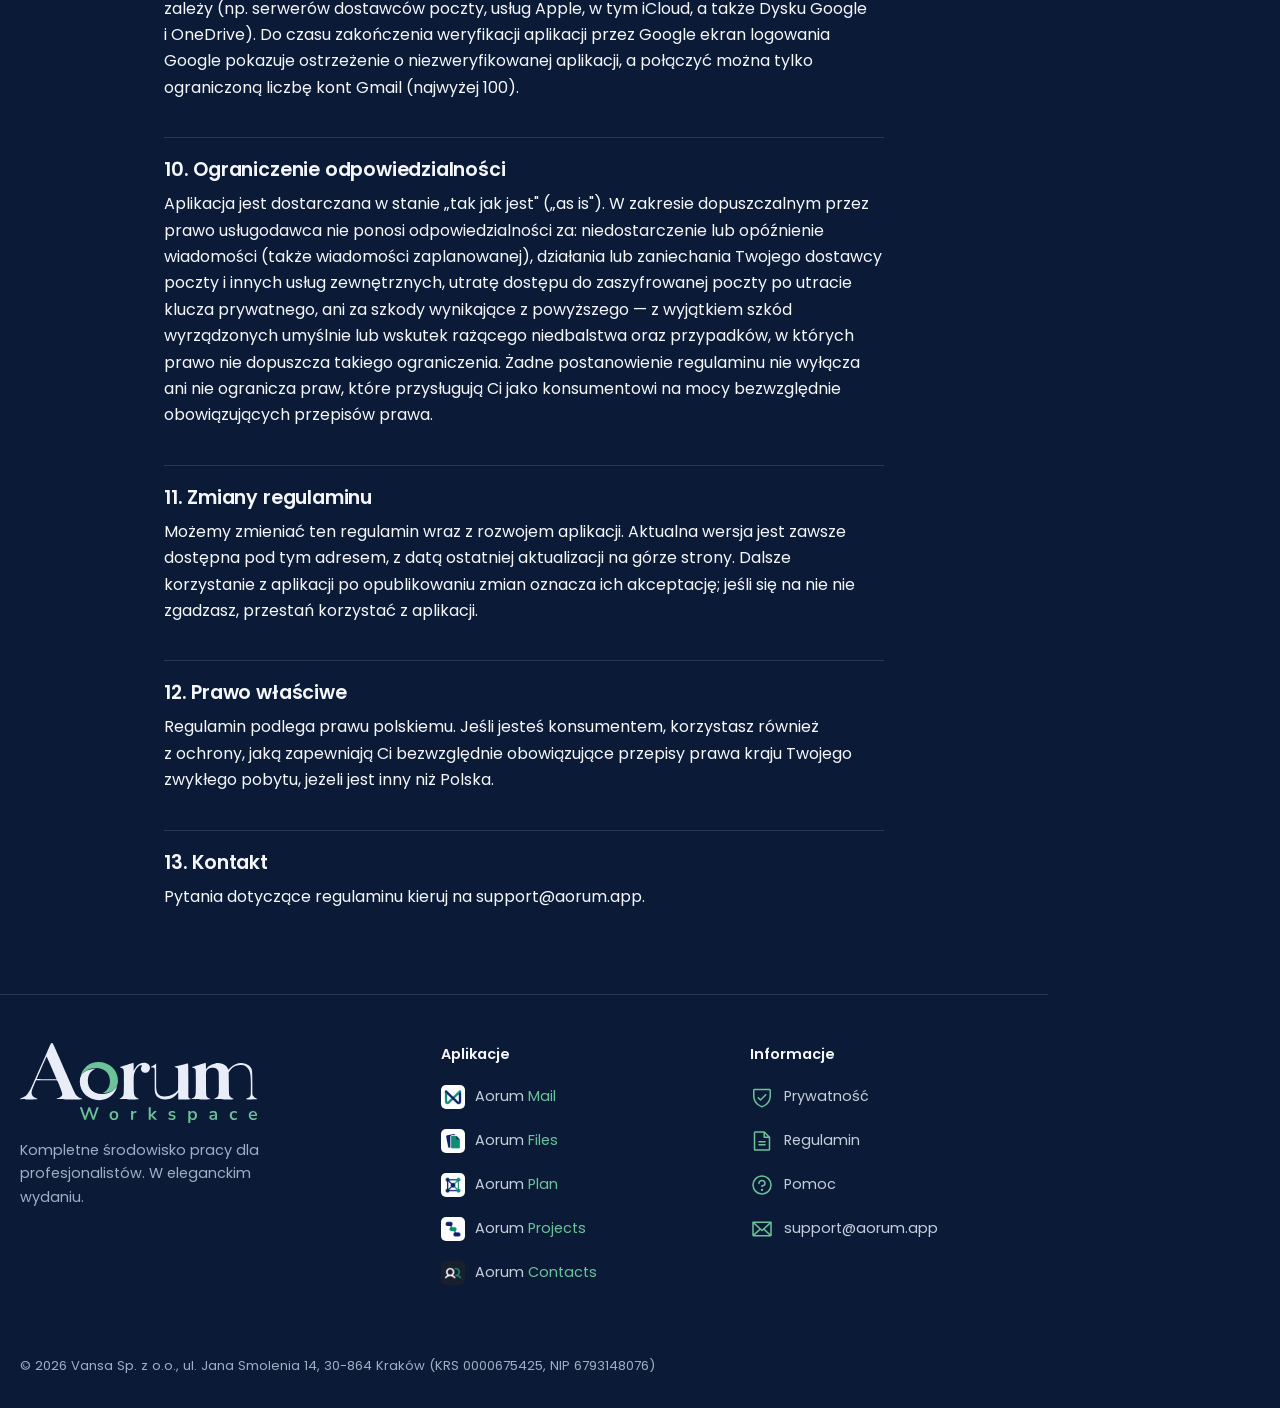
<file: terms.html>
<!DOCTYPE html>
<html lang="pl">
<head>
<meta charset="UTF-8">
<meta name="viewport" content="width=device-width, initial-scale=1">
<meta name="color-scheme" content="dark">
<title>Aorum Mail — Regulamin / Terms of Use</title>
<meta name="description" content="Regulamin korzystania z aplikacji Aorum Mail na iPhone.">
<link rel="canonical" href="https://aorum.app/terms.html">
<meta property="og:type" content="website">
<meta property="og:site_name" content="Aorum">
<meta property="og:title" content="Aorum Mail — Regulamin / Terms of Use">
<meta property="og:description" content="Regulamin korzystania z aplikacji Aorum Mail na iPhone.">
<meta property="og:url" content="https://aorum.app/terms.html">
<meta property="og:image" content="https://aorum.app/assets/og-aorum.png?v=44ec06deefb1">
<meta property="og:image:width" content="1200">
<meta property="og:image:height" content="630">
<meta property="og:locale" content="pl_PL">
<meta property="og:locale:alternate" content="en_US">
<meta name="twitter:card" content="summary_large_image">
<meta name="theme-color" content="#0B1B37">
<link rel="icon" type="image/svg+xml" href="assets/aorum-circle-workspace-v8.svg?v=303d2d378afb">
<link rel="icon" type="image/png" sizes="32x32" href="assets/icon-32-dark.png?v=c55a4bd66a23" media="(prefers-color-scheme: dark)">
<link rel="icon" type="image/png" sizes="32x32" href="assets/icon-32.png?v=68afe5f422b2" media="(prefers-color-scheme: light)">
<link rel="apple-touch-icon" href="assets/icon-180.png?v=2bcad72b7dd0">
<link rel="manifest" href="site.webmanifest?v=20f77d7f7c15">
<link rel="stylesheet" href="site.css?v=7301fc4ed44d">
<script src="lang-switch.js?v=d2f5f3855a7a"></script>
<script src="site-interactions.js?v=3cbe38daf92e" defer></script>
</head>
<body>
<a class="skip-link" href="#main"><svg width="20" height="20" aria-hidden="true" focusable="false" xmlns="http://www.w3.org/2000/svg" viewBox="0 0 256 256" fill="currentColor"><path d="M221.66,133.66l-72,72a8,8,0,0,1-11.32-11.32L196.69,136H40a8,8,0,0,1,0-16H196.69L138.34,61.66a8,8,0,0,1,11.32-11.32l72,72A8,8,0,0,1,221.66,133.66Z"/></svg><span class="lang-pl" lang="pl">Przejdź do treści</span><span class="lang-en" lang="en">Skip to content</span></a>
<header class="site-header">
  <div class="site-header__inner">
    <a class="brand brand--workspace" href="index.html"><picture><source media="(max-width: 1040px)" srcset="assets/aorum-wordmark-workspace-v8-dark.svg?v=832a82b53ed2" width="633" height="153"><img src="assets/aorum-workspace-logo-v8-dark.svg?v=c198df8adf02" alt="Aorum Workspace" width="633" height="214"></picture></a>
    <button class="menu-toggle" type="button" aria-expanded="false" aria-controls="site-navigation"><svg width="20" height="20" aria-hidden="true" focusable="false" xmlns="http://www.w3.org/2000/svg" viewBox="0 0 256 256" fill="currentColor"><path d="M128,24A104,104,0,1,0,232,128,104.11,104.11,0,0,0,128,24Zm0,192a88,88,0,1,1,88-88A88.1,88.1,0,0,1,128,216Zm12-88a12,12,0,1,1-12-12A12,12,0,0,1,140,128Zm44,0a12,12,0,1,1-12-12A12,12,0,0,1,184,128Zm-88,0a12,12,0,1,1-12-12A12,12,0,0,1,96,128Z"/></svg>Menu</button>
    <nav class="site-nav" id="site-navigation" aria-label="Aorum">
      <ul>
      <li><a href="mail/index.html"><img class="nav-app-icon" src="assets/aorum-mail-icon.png?v=5b5c8e3285fb" alt="" width="24" height="24">Mail</a></li>
      <li><a href="files/index.html"><img class="nav-app-icon" src="assets/aorum-files-icon.png?v=b34d423bf86b" alt="" width="24" height="24">Files</a></li>
      <li><a href="calendar/index.html"><img class="nav-app-icon" src="assets/aorum-calendar-icon.png?v=64d8c53612d8" alt="" width="24" height="24">Plan</a></li>
      <li><a href="projects/index.html"><img class="nav-app-icon" src="assets/aorum-projects-icon.png?v=ed17d9c58921" alt="" width="24" height="24">Projects</a></li>
      <li><a href="contacts/index.html"><img class="nav-app-icon" src="assets/aorum-contacts-icon.png?v=e6930709bab8" alt="" width="24" height="24">Contacts</a></li>
      </ul>
    </nav>
    <div class="header-actions">
    <div class="lang-switch" role="group" aria-label="Wybór języka / Language">
      <button type="button" id="lang-pl-btn" aria-pressed="true"><span>PL</span></button>
      <button type="button" id="lang-en-btn" aria-pressed="false"><span>EN</span></button>
    </div>
    </div>
  </div>
</header>
<main id="main" class="page">

<div class="lang-pl" lang="pl">

<h1><span class="product-copy">Regulamin — Aorum <span class="product-name">Mail</span></span></h1>
<p class="meta">Ostatnia aktualizacja: 20 października 2026 · Usługodawca: Vansa Sp. z&nbsp;o.o., ul. Jana Smolenia 14, 30-864 Kraków (KRS 0000675425, NIP 6793148076) · Kontakt: support@aorum.app · Strona: aorum.app</p>

<h2>1. Postanowienia ogólne</h2>
<p><span class="product-copy">Niniejszy regulamin określa zasady korzystania z&nbsp;aplikacji mobilnej Aorum <span class="product-name">Mail</span> („aplikacja") udostępnianej przez Vansa Sp. z&nbsp;o.o., ul. Jana Smolenia 14, 30-864 Kraków (KRS 0000675425, NIP 6793148076) („usługodawca"). Instalując lub używając aplikacji, akceptujesz ten regulamin. Jeśli go nie akceptujesz, odinstaluj aplikację i&nbsp;zaprzestań jej używania.</span></p>

<h2>2. Czym jest aplikacja</h2>
<p><span class="product-copy">Aorum <span class="product-name">Mail</span> to klient poczty e-mail na iPhone. Aplikacja pokazuje i&nbsp;wysyła wiadomości z&nbsp;Twoich istniejących skrzynek pocztowych (Gmail, Microsoft/Outlook, iCloud oraz dowolny serwer IMAP). Aplikacja nie tworzy dla Ciebie nowej skrzynki pocztowej ani adresu e-mail.</span></p>

<h2>3. Wymagania techniczne</h2>
<p>Aplikacja działa na iPhone z&nbsp;systemem iOS 18.5 lub nowszym, w&nbsp;orientacji pionowej. Niektóre funkcje mają dodatkowe wymagania: lokalny asystent AI (Apple Foundation Models) działa od iOS 26, na iPhone'ach z&nbsp;Apple Intelligence i&nbsp;tylko w&nbsp;językach obsługiwanych przez Apple, a&nbsp;dyktowanie wymaga fizycznego urządzenia. Synchronizacja stanu aplikacji i&nbsp;wspólne szkice wymagają konta iCloud, a&nbsp;duże załączniki jako link — konta Google (Dysk Google) albo Microsoft (OneDrive). Funkcje mogą nie działać identycznie na wszystkich modelach iPhone'a.</p>

<h2>4. Twoja skrzynka i&nbsp;Twój dostawca poczty</h2>
<p>Korzystając z&nbsp;aplikacji, logujesz się do własnych kont pocztowych. Umowa dotycząca samej skrzynki (limity, zasady, ewentualne blokady czy zamknięcie konta) obowiązuje między Tobą a&nbsp;dostawcą poczty (Google, Microsoft, Apple albo administratorem Twojego serwera IMAP) — usługodawca aplikacji nie ma na to wpływu i&nbsp;nie ponosi za to odpowiedzialności.</p>

<h2>5. Zasady korzystania</h2>
<p>Zobowiązujesz się korzystać z&nbsp;aplikacji zgodnie z&nbsp;prawem. W&nbsp;szczególności zabronione jest: wysyłanie niechcianej korespondencji masowej (spamu), podszywanie się pod inną osobę lub podmiot oraz wykorzystywanie aplikacji do uzyskania dostępu do skrzynki, która nie należy do Ciebie i&nbsp;do której nie masz uprawnień.</p>

<h2>6. Twoje treści</h2>
<p>Twoja poczta, załączniki i&nbsp;kontakty pozostają Twoją własnością. Usługodawca nie rości sobie do nich żadnych praw i&nbsp;nie wykorzystuje ich do żadnego celu poza wyświetleniem Ci ich w&nbsp;aplikacji oraz — za Twoją zgodą — dostarczeniem funkcji, o&nbsp;które prosisz (np. powiadomienie push). Gdy włączysz funkcje oparte na Twoim iCloud, Dysku Google albo OneDrive, dane trafiają na Twoje własne konta w&nbsp;tych usługach. Szczegóły opisuje <a href="privacy.html">polityka prywatności</a>.</p>

<h2>7. Funkcje, przy których odpowiadasz za swoje wybory</h2>
<ul>
  <li><strong>Wspólne szkice</strong> — sam/a&nbsp;decydujesz, kogo zapraszasz do szkicu i&nbsp;jakie uprawnienia mu dajesz. Zaproszone osoby widzą szkic i&nbsp;komentarze; zanim kogoś zaprosisz, upewnij się, że może zobaczyć ich treść. To samo dotyczy kopii rozmowy udostępnionej do dyskusji („Discuss with team”) — zawiera cudze wiadomości, więc udostępniaj ją tylko wtedy, gdy masz do tego prawo.</li>
  <li><strong>Duże załączniki jako link</strong> — każdy, kto ma link, może pobrać plik, także osoby, którym adresat go przekaże. Plik leży na Twoim Dysku Google albo w&nbsp;Twoim OneDrive, dopóki go nie usuniesz; za jego udostępnienie i&nbsp;usunięcie odpowiadasz Ty.</li>
  <li><strong>Szyfrowanie OpenPGP</strong> — klucz prywatny jest przechowywany tylko na Twoim iPhonie. Jeśli stracisz urządzenie albo klucz i&nbsp;nie masz jego kopii zapasowej, nie odczytasz zaszyfrowanej poczty. Usługodawca nie ma Twojego klucza i&nbsp;nie może go odzyskać.</li>
  <li><strong>Wysyłka zaplanowana</strong> — wysyła ją Twój iPhone, gdy aplikacja jest otwarta albo gdy iOS da jej czas w&nbsp;tle; przy wyłączonym telefonie wiadomość wyjdzie później, gdy aplikacja znów będzie mogła działać. Wiadomość wychodzi przez Twoje konto u&nbsp;dostawcy poczty i&nbsp;podlega jego zasadom i&nbsp;limitom.</li>
  <li><strong>Potwierdzenia przeczytania</strong> — prośba o&nbsp;potwierdzenie nie gwarantuje, że je dostaniesz; o&nbsp;jego odesłaniu decyduje odbiorca i&nbsp;jego program pocztowy.</li>
</ul>

<h2>8. Cena, subskrypcje i&nbsp;płatności</h2>
<p>Aplikację można używać bezpłatnie w&nbsp;planie <strong>Free</strong> albo w&nbsp;płatnym planie <strong>Pro</strong>.</p>
<ul>
  <li><strong>Free</strong> — jedno konto pocztowe oraz widok ostatnich 20: w&nbsp;listach skrzynek widać 20 najnowszych wiadomości albo rozmów, w&nbsp;People 20 osób, w&nbsp;Attachments 20 najnowszych załączników, a&nbsp;wyszukiwanie znajduje pocztę wśród 20 najnowszych rozmów. Nowa poczta przychodzi i&nbsp;pokazuje się normalnie; starsze pozycje są zasłonięte, ale nie są usuwane ze skrzynki u&nbsp;dostawcy poczty.</li>
  <li><strong>Pro</strong> — wiele kont pocztowych, asystent AI działający na urządzeniu (podsumowania, pytania o&nbsp;pocztę, raport, szkice odpowiedzi), synchronizacja stanu aplikacji przez iCloud, reguły i&nbsp;automatyczne odpowiedzi u&nbsp;dostawcy poczty (np. filtry Gmaila i&nbsp;odpowiedź „Vacation”) oraz listy bez limitu 20 pozycji.</li>
</ul>
<p>Pro to subskrypcja odnawiana automatycznie: <strong>9,99 USD miesięcznie</strong> albo <strong>79,99 USD rocznie</strong> (albo równowartość w&nbsp;walucie Twojego regionu ustalona przez Apple). Nowy subskrybent może dostać <strong>tydzień bezpłatnego okresu próbnego</strong>; jeśli nie anulujesz subskrypcji co najmniej 24 godziny przed jego końcem, zaczyna się płatny okres. Zakup działa na wszystkich urządzeniach z&nbsp;tym samym kontem Apple, a&nbsp;„Restore purchases” przywraca go po ponownej instalacji. Po wygaśnięciu albo anulowaniu Pro aplikacja wraca do planu Free; Twoja poczta u&nbsp;dostawcy pozostaje nietknięta.</p>
<p>Wszystkie zakupy i&nbsp;subskrypcje w&nbsp;aplikacji obsługuje wyłącznie Apple App Store, zgodnie ze standardowymi zasadami Apple dotyczącymi zakupów w&nbsp;aplikacji. Dotyczy to w&nbsp;szczególności:</p>
<ul>
  <li><strong>ceny</strong> — widoczna w&nbsp;ekranie zakupu przed potwierdzeniem, w&nbsp;walucie i&nbsp;wysokości ustalonej przez Apple dla Twojego regionu;</li>
  <li><strong>odnawiania</strong> — subskrypcja odnawia się automatycznie na kolejny okres, chyba że wyłączysz autoodnawianie co najmniej 24 godziny przed końcem bieżącego okresu, w&nbsp;ustawieniach swojego konta Apple;</li>
  <li><strong>anulowania</strong> — anulujesz subskrypcję samodzielnie w&nbsp;ustawieniach subskrypcji Apple ID (Ustawienia iOS → [Twoje imię] → Subskrypcje); usługodawca aplikacji nie ma dostępu do Twojej metody płatności i&nbsp;nie może anulować subskrypcji za Ciebie;</li>
  <li><strong>zwrotów</strong> — o&nbsp;zwrot środków wnioskujesz bezpośrednio do Apple (reportaproblem.apple.com); decyzje o&nbsp;zwrotach podejmuje Apple zgodnie z&nbsp;własnymi zasadami, nie usługodawca aplikacji.</li>
</ul>
<p>Usługodawca nie przetwarza ani nie przechowuje danych Twojej karty płatniczej — całość płatności obsługuje Apple.</p>

<h2>9. Dostępność i&nbsp;zmiany w&nbsp;aplikacji</h2>
<p>Aplikacja jest stale rozwijana — funkcje mogą się pojawiać, zmieniać albo być wycofywane. Nie gwarantujemy nieprzerwanej dostępności usług zewnętrznych, od których aplikacja zależy (np. serwerów dostawców poczty, usług Apple, w&nbsp;tym iCloud, a&nbsp;także Dysku Google i&nbsp;OneDrive). Do czasu zakończenia weryfikacji aplikacji przez Google ekran logowania Google pokazuje ostrzeżenie o&nbsp;niezweryfikowanej aplikacji, a&nbsp;połączyć można tylko ograniczoną liczbę kont Gmail (najwyżej 100).</p>

<h2>10. Ograniczenie odpowiedzialności</h2>
<p>Aplikacja jest dostarczana w&nbsp;stanie „tak jak jest" („as is"). W&nbsp;zakresie dopuszczalnym przez prawo usługodawca nie ponosi odpowiedzialności za: niedostarczenie lub opóźnienie wiadomości (także wiadomości zaplanowanej), działania lub zaniechania Twojego dostawcy poczty i&nbsp;innych usług zewnętrznych, utratę dostępu do zaszyfrowanej poczty po utracie klucza prywatnego, ani za szkody wynikające z&nbsp;powyższego — z&nbsp;wyjątkiem szkód wyrządzonych umyślnie lub wskutek rażącego niedbalstwa oraz przypadków, w&nbsp;których prawo nie dopuszcza takiego ograniczenia. Żadne postanowienie regulaminu nie wyłącza ani nie ogranicza praw, które przysługują Ci jako konsumentowi na mocy bezwzględnie obowiązujących przepisów prawa.</p>

<h2>11. Zmiany regulaminu</h2>
<p>Możemy zmieniać ten regulamin wraz z&nbsp;rozwojem aplikacji. Aktualna wersja jest zawsze dostępna pod tym adresem, z&nbsp;datą ostatniej aktualizacji na górze strony. Dalsze korzystanie z&nbsp;aplikacji po opublikowaniu zmian oznacza ich akceptację; jeśli się na nie nie zgadzasz, przestań korzystać z&nbsp;aplikacji.</p>

<h2>12. Prawo właściwe</h2>
<p>Regulamin podlega prawu polskiemu. Jeśli jesteś konsumentem, korzystasz również z&nbsp;ochrony, jaką zapewniają Ci bezwzględnie obowiązujące przepisy prawa kraju Twojego zwykłego pobytu, jeżeli jest inny niż Polska.</p>

<h2>13. Kontakt</h2>
<p>Pytania dotyczące regulaminu kieruj na support@aorum.app.</p>

</div>

<div class="lang-en" lang="en">

<h1><span class="product-copy">Terms of Use — Aorum <span class="product-name">Mail</span></span></h1>
<p class="meta">Last updated: 20 October 2026 · Service provider: Vansa Sp. z&nbsp;o.o., ul. Jana Smolenia 14, 30-864 Kraków (KRS 0000675425, NIP 6793148076) · Contact: support@aorum.app · Site: aorum.app</p>

<h2>1. General</h2>
<p><span class="product-copy">These terms govern your use of the Aorum <span class="product-name">Mail</span> mobile app (the "app") made available by Vansa Sp. z&nbsp;o.o., ul. Jana Smolenia 14, 30-864 Kraków (KRS 0000675425, NIP 6793148076) (the "provider"). Installing or using the app means you accept these terms. If you do not accept them, uninstall the app and stop using it.</span></p>

<h2>2. What the app is</h2>
<p><span class="product-copy">Aorum <span class="product-name">Mail</span> is an email client for iPhone. The app shows and sends messages from your existing mailboxes (Gmail, Microsoft/Outlook, iCloud, and any IMAP server). The app does not create a&nbsp;new mailbox or email address for you.</span></p>

<h2>3. Technical requirements</h2>
<p>The app runs on iPhone with iOS 18.5 or later, in portrait orientation. Some features have extra requirements: the on-device AI assistant (Apple Foundation Models) needs iOS 26, an iPhone with Apple Intelligence and a&nbsp;language Apple supports, and dictation needs a&nbsp;physical device. App-state sync and shared drafts need an iCloud account, and large attachments as links need a&nbsp;Google (Google Drive) or Microsoft (OneDrive) account. Features may not behave identically on every iPhone model.</p>

<h2>4. Your mailbox and your mail provider</h2>
<p>By using the app you sign in to your own mail accounts. The agreement covering the mailbox itself (limits, rules, any suspension or closure) is between you and your mail provider (Google, Microsoft, Apple, or the administrator of your IMAP server) — the app's provider has no control over that and bears no responsibility for it.</p>

<h2>5. Fair use</h2>
<p>You agree to use the app lawfully. In particular, it is prohibited to: send unsolicited bulk mail (spam), impersonate another person or entity, or use the app to access a&nbsp;mailbox that is not yours and that you are not authorized to use.</p>

<h2>6. Your content</h2>
<p>Your mail, attachments and contacts remain your own property. The provider claims no rights to them and does not use them for any purpose beyond showing them to you in the app and — with your consent — delivering the features you request (e.g. a&nbsp;push notification). When you turn on features built on your iCloud, Google Drive or OneDrive, the data goes to your own accounts with those services. See the <a href="privacy.html">Privacy Policy</a> for details.</p>

<h2>7. Features where you are responsible for your choices</h2>
<ul>
  <li><strong>Shared drafts</strong> — you decide whom you invite to a&nbsp;draft and what permission you give them. Invited people see the draft and its comments; before you invite someone, make sure they may see that content. The same applies to a&nbsp;conversation copy shared for discussion ("Discuss with team") — it contains other people's messages, so share it only when you are entitled to.</li>
  <li><strong>Large attachments as links</strong> — anyone who has the link can download the file, including people the recipient forwards it to. The file stays in your Google Drive or OneDrive until you delete it; sharing and deleting it are your responsibility.</li>
  <li><strong>OpenPGP encryption</strong> — your private key is kept only on your iPhone. If you lose the device or the key and have no backup of it, you will not be able to read encrypted mail. The provider does not have your key and cannot recover it.</li>
  <li><strong>Scheduled sending</strong> — your iPhone sends the message while the app is open or when iOS gives it time in the background; if the phone is off, the message goes out later, once the app can run again. The message goes out through your account with your mail provider and is subject to that provider's rules and limits.</li>
  <li><strong>Read receipts</strong> — asking for a&nbsp;receipt does not guarantee you will get one; the recipient and their mail program decide whether to send it.</li>
</ul>

<h2>8. Price, subscriptions and payments</h2>
<p>You can use the app for free on the <strong>Free</strong> plan or on the paid <strong>Pro</strong> plan.</p>
<ul>
  <li><strong>Free</strong> — one mail account and a&nbsp;view of the newest 20: mailbox lists show the 20 newest messages or conversations, People shows 20 people, Attachments the 20 newest attachments, and search finds mail among the 20 newest conversations. New mail arrives and shows as usual; older items are covered, but they are not deleted from your mailbox at your mail provider.</li>
  <li><strong>Pro</strong><span class="product-copy"> — multiple mail accounts, the on-device AI assistant (summaries, questions about your mail, the report, reply drafts), Aorum <span class="product-name">Mail</span> state synced through iCloud, rules and automatic replies with your mail provider (for example Gmail filters and the Vacation reply) and lists without the 20-item limit.</span></li>
</ul>
<p>Pro is an auto-renewable subscription: <strong>USD 9.99 per month</strong> or <strong>USD 79.99 per year</strong> (or the equivalent Apple sets in the currency of your region). A&nbsp;new subscriber may get a&nbsp;<strong>one-week free trial</strong>; unless you cancel at least 24 hours before it ends, the paid period starts. The purchase works on every device signed in with the same Apple Account, and "Restore purchases" brings it back after reinstalling. When Pro expires or is cancelled, the app returns to the Free plan; your mail at your provider stays untouched.</p>
<p>All in-app purchases and subscriptions are handled exclusively by the Apple App Store, under Apple's standard in-app purchase rules. In particular:</p>
<ul>
  <li><strong>price</strong> — shown on the purchase screen before you confirm, in the currency and amount Apple sets for your region;</li>
  <li><strong>renewal</strong> — a&nbsp;subscription renews automatically for the next period unless you turn off auto-renew at least 24 hours before the current period ends, in your Apple Account's subscription settings;</li>
  <li><strong>cancellation</strong> — you cancel a&nbsp;subscription yourself in your Apple ID subscription settings (iOS Settings → [your name] → Subscriptions); the app's provider has no access to your payment method and cannot cancel a&nbsp;subscription on your behalf;</li>
  <li><strong>refunds</strong> — refund requests go directly to Apple (reportaproblem.apple.com); refund decisions are made by Apple under its own policies, not by the app's provider.</li>
</ul>
<p>The provider does not process or store your payment card data — all payment handling is done by Apple.</p>

<h2>9. Availability and changes to the app</h2>
<p>The app is under active development — features may appear, change, or be withdrawn. We cannot guarantee uninterrupted availability of external services the app depends on (e.g. mail provider servers, Apple's services including iCloud, or Google Drive and OneDrive). Until Google completes its verification of the app, Google's sign-in screen shows an "unverified app" warning, and only a&nbsp;limited number of Gmail accounts (at most 100) can connect.</p>

<h2>10. Limitation of liability</h2>
<p>The app is provided "as is". To the extent permitted by law, the provider is not liable for: mail that fails to arrive or is delayed (including scheduled mail), acts or omissions of your mail provider and other external services, loss of access to encrypted mail after losing your private key, or damages resulting from the above — except for damage caused intentionally or through gross negligence, and except where the law does not allow such a&nbsp;limitation. Nothing in these terms excludes or limits the rights you have as a&nbsp;consumer under mandatory law.</p>

<h2>11. Changes to these terms</h2>
<p>We may update these terms as the app evolves. The current version is always available at this address, with the last-updated date shown at the top of the page. Continuing to use the app after changes are published means you accept them; if you disagree, stop using the app.</p>

<h2>12. Governing law</h2>
<p>These terms are governed by Polish law. If you are a&nbsp;consumer, you also benefit from the mandatory consumer-protection rules of the country where you habitually reside, if different from Poland.</p>

<h2>13. Contact</h2>
<p>Questions about these terms go to support@aorum.app.</p>

</div>

</main>
<footer class="site-footer">
  <div class="site-footer__inner">
    <div class="footer-about">
      <a class="brand brand--workspace" href="index.html"><picture><source media="(max-width: 1040px)" srcset="assets/aorum-wordmark-workspace-v8-dark.svg?v=832a82b53ed2" width="633" height="153"><img src="assets/aorum-workspace-logo-v8-dark.svg?v=c198df8adf02" alt="Aorum Workspace" width="633" height="214"></picture></a>
      <p class="footer-tagline"><span class="lang-pl" lang="pl">Kompletne środowisko pracy dla profesjonalistów. W&nbsp;eleganckim wydaniu.</span><span class="lang-en" lang="en">The complete workspace for professionals. Elegantly crafted.</span></p>
    </div>
    <nav aria-label="Aplikacje Aorum / Aorum apps">
      <p class="footer-h"><span class="lang-pl" lang="pl">Aplikacje</span><span class="lang-en" lang="en">Apps</span></p>
      <ul>
        <li><a class="footer-app-link" href="mail/index.html"><img src="assets/aorum-mail-icon.png?v=5b5c8e3285fb" alt="" width="24" height="24" loading="lazy"><span class="product-copy">Aorum <span class="product-name">Mail</span></span></a></li>
        <li><a class="footer-app-link" href="files/index.html"><img src="assets/aorum-files-icon.png?v=b34d423bf86b" alt="" width="24" height="24" loading="lazy"><span class="product-copy">Aorum <span class="product-name">Files</span></span></a></li>
        <li><a class="footer-app-link" href="calendar/index.html"><img src="assets/aorum-calendar-icon.png?v=64d8c53612d8" alt="" width="24" height="24" loading="lazy"><span class="product-copy">Aorum <span class="product-name">Plan</span></span></a></li>
        <li><a class="footer-app-link" href="projects/index.html"><img src="assets/aorum-projects-icon.png?v=ed17d9c58921" alt="" width="24" height="24" loading="lazy"><span class="product-copy">Aorum <span class="product-name">Projects</span></span></a></li>
        <li><a class="footer-app-link" href="contacts/index.html"><img src="assets/aorum-contacts-icon.png?v=e6930709bab8" alt="" width="24" height="24" loading="lazy"><span class="product-copy">Aorum <span class="product-name">Contacts</span></span></a></li>
      </ul>
    </nav>
    <nav aria-label="Informacje / Information">
      <p class="footer-h"><span class="lang-pl" lang="pl">Informacje</span><span class="lang-en" lang="en">Information</span></p>
      <ul>
        <li><a class="footer-info-link" href="policies.html"><svg width="20" height="20" aria-hidden="true" focusable="false" xmlns="http://www.w3.org/2000/svg" viewBox="0 0 256 256" fill="currentColor"><path d="M208,40H48A16,16,0,0,0,32,56v56c0,52.72,25.52,84.67,46.93,102.19,23.06,18.86,46,25.26,47,25.53a8,8,0,0,0,4.2,0c1-.27,23.91-6.67,47-25.53C198.48,196.67,224,164.72,224,112V56A16,16,0,0,0,208,40Zm0,72c0,37.07-13.66,67.16-40.6,89.42A129.3,129.3,0,0,1,128,223.62a128.25,128.25,0,0,1-38.92-21.81C61.82,179.51,48,149.3,48,112l0-56,160,0ZM82.34,141.66a8,8,0,0,1,11.32-11.32L112,148.69l50.34-50.35a8,8,0,0,1,11.32,11.32l-56,56a8,8,0,0,1-11.32,0Z"/></svg><span class="lang-pl" lang="pl">Prywatność</span><span class="lang-en" lang="en">Privacy</span></a></li>
        <li><a class="footer-info-link" href="terms.html"><svg width="20" height="20" aria-hidden="true" focusable="false" xmlns="http://www.w3.org/2000/svg" viewBox="0 0 256 256" fill="currentColor"><path d="M213.66,82.34l-56-56A8,8,0,0,0,152,24H56A16,16,0,0,0,40,40V216a16,16,0,0,0,16,16H200a16,16,0,0,0,16-16V88A8,8,0,0,0,213.66,82.34ZM160,51.31,188.69,80H160ZM200,216H56V40h88V88a8,8,0,0,0,8,8h48V216Zm-32-80a8,8,0,0,1-8,8H96a8,8,0,0,1,0-16h64A8,8,0,0,1,168,136Zm0,32a8,8,0,0,1-8,8H96a8,8,0,0,1,0-16h64A8,8,0,0,1,168,168Z"/></svg><span class="lang-pl" lang="pl">Regulamin</span><span class="lang-en" lang="en">Terms</span></a></li>
        <li><a class="footer-info-link" href="support.html"><svg width="20" height="20" aria-hidden="true" focusable="false" xmlns="http://www.w3.org/2000/svg" viewBox="0 0 256 256" fill="currentColor"><path d="M140,180a12,12,0,1,1-12-12A12,12,0,0,1,140,180ZM128,72c-22.06,0-40,16.15-40,36v4a8,8,0,0,0,16,0v-4c0-11,10.77-20,24-20s24,9,24,20-10.77,20-24,20a8,8,0,0,0-8,8v8a8,8,0,0,0,16,0v-.72c18.24-3.35,32-17.9,32-35.28C168,88.15,150.06,72,128,72Zm104,56A104,104,0,1,1,128,24,104.11,104.11,0,0,1,232,128Zm-16,0a88,88,0,1,0-88,88A88.1,88.1,0,0,0,216,128Z"/></svg><span class="lang-pl" lang="pl">Pomoc</span><span class="lang-en" lang="en">Support</span></a></li>
        <li><a class="footer-info-link" href="mailto:support@aorum.app"><svg width="20" height="20" aria-hidden="true" focusable="false" xmlns="http://www.w3.org/2000/svg" viewBox="0 0 256 256" fill="currentColor"><path d="M224,48H32a8,8,0,0,0-8,8V192a16,16,0,0,0,16,16H216a16,16,0,0,0,16-16V56A8,8,0,0,0,224,48Zm-96,85.15L52.57,64H203.43ZM98.71,128,40,181.81V74.19Zm11.84,10.85,12,11.05a8,8,0,0,0,10.82,0l12-11.05,58,53.15H52.57ZM157.29,128,216,74.18V181.82Z"/></svg>support@aorum.app</a></li>
      </ul>
    </nav>
    <p class="footer-legal">© 2026 Vansa Sp. z&nbsp;o.o., ul. Jana Smolenia 14, 30-864 Kraków (KRS 0000675425, NIP 6793148076)</p>
  </div>
</footer>
<template id="icon-viewer-zoom"><svg width="20" height="20" aria-hidden="true" focusable="false" xmlns="http://www.w3.org/2000/svg" viewBox="0 0 256 256" fill="currentColor"><path d="M229.66,218.34l-50.07-50.06a88.11,88.11,0,1,0-11.31,11.31l50.06,50.07a8,8,0,0,0,11.32-11.32ZM40,112a72,72,0,1,1,72,72A72.08,72.08,0,0,1,40,112Z"/></svg></template>
<template id="icon-viewer-fit"><svg width="20" height="20" aria-hidden="true" focusable="false" xmlns="http://www.w3.org/2000/svg" viewBox="0 0 256 256" fill="currentColor"><path d="M224,128a96,96,0,0,1-94.71,96H128A95.38,95.38,0,0,1,62.1,197.8a8,8,0,0,1,11-11.63A80,80,0,1,0,71.43,71.39a3.07,3.07,0,0,1-.26.25L44.59,96H72a8,8,0,0,1,0,16H24a8,8,0,0,1-8-8V56a8,8,0,0,1,16,0V85.8L60.25,60A96,96,0,0,1,224,128Z"/></svg></template>
<template id="icon-viewer-next"><svg width="20" height="20" aria-hidden="true" focusable="false" xmlns="http://www.w3.org/2000/svg" viewBox="0 0 256 256" fill="currentColor"><path d="M221.66,133.66l-72,72a8,8,0,0,1-11.32-11.32L196.69,136H40a8,8,0,0,1,0-16H196.69L138.34,61.66a8,8,0,0,1,11.32-11.32l72,72A8,8,0,0,1,221.66,133.66Z"/></svg></template>
<template id="icon-viewer-close"><svg width="20" height="20" aria-hidden="true" focusable="false" xmlns="http://www.w3.org/2000/svg" viewBox="0 0 256 256" fill="currentColor"><path d="M205.66,194.34a8,8,0,0,1-11.32,11.32L128,139.31,61.66,205.66a8,8,0,0,1-11.32-11.32L116.69,128,50.34,61.66A8,8,0,0,1,61.66,50.34L128,116.69l66.34-66.35a8,8,0,0,1,11.32,11.32L139.31,128Z"/></svg></template>
</body>
</html>
</file>
<file: site.css>
/* Aorum — shared styles for the home, product and information pages.
   One navy background across the site; local fonts and original app assets. */

/* ---------- Font: Poppins (SIL OFL 1.1, fonts/OFL-Poppins.txt) ---------- */
@font-face {
  font-family: "Poppins";
  src: url("fonts/Poppins-Regular.woff2") format("woff2"),
       url("fonts/Poppins-Regular.ttf") format("truetype");
  font-weight: 400;
  font-style: normal;
  font-display: swap;
}

@font-face {
  font-family: "Poppins";
  src: url("fonts/Poppins-SemiBold.woff2") format("woff2"),
       url("fonts/Poppins-SemiBold.ttf") format("truetype");
  font-weight: 600;
  font-style: normal;
  font-display: swap;
}

/* ---------- Shared navy palette ----------
   Background reference chosen by the owner, 2026-09-30: Legalny Deweloper.
   Same navy #0B1B37 and two subtle gold glows; Aorum accents stay unchanged. */
:root {
  color-scheme: dark;
  --bg: #0B1B37;
  --surface: #192C4D;
  --surface-2: #142542;
  --header: #0B1B37;
  --text: #F5F7FB;
  --text-secondary: #C5CEDC;
  --text-muted: #9EAFC5;
  --separator: rgba(255, 255, 255, .28);
  --subtle-border: rgba(255, 255, 255, .12);
  --navy: #A6B9FF;
  --green: #5DC2A8;
  --brand-navy: #E9EDF7;
  --brand-green: #5DC2A8;
  --product-name-color: #6CC39A;
  --product-name-on-accent: #0B3D2B;
  --cta-fill: #6CC39A;
  --accent: #A6B9FF;
  --on-accent: #0B1B37;
  --accent-fill: rgba(166, 185, 255, .12);
  --accent-stroke: rgba(166, 185, 255, .5);
  --green-fill: rgba(93, 194, 168, .12);
  --green-stroke: rgba(93, 194, 168, .5);
  --shadow: 0 8px 24px rgba(0, 0, 0, .16);
  --bg-elevated: var(--surface);
  --border: var(--separator);
  --accent-contrast: var(--on-accent);
  --code-bg: var(--accent-fill);
  --radius-lg: 24px;
  --radius: 18px;
  --radius-sm: 12px;
  --max-width: 1120px;
  --legal-width: 760px;
  --gutter: 20px;
  --font: "Poppins", -apple-system, BlinkMacSystemFont, "Segoe UI", Roboto, Helvetica, Arial, sans-serif;
  --mono: ui-monospace, SFMono-Regular, Menlo, Consolas, monospace;
}

/* ---------- Baza ---------- */
*,
*::before,
*::after {
  box-sizing: border-box;
}

html {
  -webkit-text-size-adjust: 100%;
  text-size-adjust: 100%;
}

@media (prefers-reduced-motion: no-preference) {
  html {
    scroll-behavior: smooth;
  }
}

body {
  isolation: isolate;
  margin: 0;
  background: var(--bg);
  color: var(--text);
  font-family: var(--font);
  font-weight: 400;
  font-size: 16px;
  line-height: 1.65;
  overflow-wrap: break-word;
  -webkit-font-smoothing: antialiased;
}

/* Fixed glows stay continuous through the whole page, including mobile. */
body::before {
  content: "";
  position: fixed;
  inset: 0;
  z-index: -1;
  pointer-events: none;
  background:
    radial-gradient(circle at 20% 80%, rgba(229, 175, 67, .08), transparent 50%),
    radial-gradient(circle at 70% 20%, rgba(229, 175, 67, .12), transparent 50%);
}

img,
svg {
  max-width: 100%;
}

a {
  color: var(--accent);
  text-underline-offset: 0.18em;
  text-decoration-thickness: 1px;
}

a:hover {
  text-decoration-thickness: 2px;
}

:focus-visible {
  outline: 2px solid var(--accent);
  outline-offset: 3px;
  border-radius: 6px;
}

strong {
  font-weight: 600;
}

h1,
h2,
h3 {
  font-weight: 600;
  line-height: 1.2;
  letter-spacing: -0.01em;
  color: var(--text);
}

code,
.placeholder {
  font-family: var(--mono);
  background: var(--code-bg);
  border-radius: 6px;
  padding: 1px 6px;
  font-size: 0.88em;
  color: var(--text);
}

.visually-hidden {
  position: absolute !important;
  width: 1px;
  height: 1px;
  padding: 0;
  margin: -1px;
  overflow: hidden;
  clip: rect(0 0 0 0);
  clip-path: inset(50%);
  white-space: nowrap;
  border: 0;
}

/* Przełączanie wersji językowej.
   Domyślnie (bez klasy na <html>) widoczna jest treść .lang-pl.
   Klasa .lang-en na <html> pokazuje treść .lang-en i ukrywa .lang-pl. */
html:not(.lang-en) .lang-en {
  display: none !important;
}

html.lang-en .lang-pl {
  display: none !important;
}

/* ---------- Skip link ---------- */
.skip-link {
  position: absolute;
  left: 12px;
  top: -100px;
  z-index: 100;
  padding: 12px 18px;
  min-height: 44px;
  border-radius: 0;
  background: var(--accent);
  color: var(--on-accent);
  font-weight: 600;
  text-decoration: none;
}

.skip-link:focus,
.skip-link:focus-visible {
  top: 12px;
}

/* ---------- Kontener ---------- */
.wrap {
  width: 100%;
  max-width: var(--max-width);
  margin: 0 auto;
  padding-left: var(--gutter);
  padding-right: var(--gutter);
}

/* ---------- Nagłówek (wspólny) ---------- */
.site-header {
  background: transparent;
  border-bottom: 1px solid var(--subtle-border);
}

.site-header__inner {
  max-width: var(--max-width);
  margin: 0 auto;
  padding: 10px var(--gutter);
  display: grid;
  grid-template-columns: auto 1fr auto;
  grid-template-areas: "brand nav lang";
  align-items: center;
  gap: 8px 20px;
}

.brand {
  grid-area: brand;
  display: inline-flex;
  align-items: center;
  gap: 10px;
  min-height: 44px;
  color: var(--brand-navy);
  font-weight: 600;
  font-size: 1.25rem;
  letter-spacing: -0.01em;
  text-decoration: none;
}

.brand img {
  width: 30px;
  height: 30px;
  display: block;
}

/* Stopka: samo „Aorum” z rodziny v8 (poniżej 80 px nie używamy pełnego logo). */
.brand--wordmark img {
  width: auto;
  height: 32px;
}

.brand--workspace img {
  width: auto;
  height: 80px;
  max-width: 100%;
}

/* Dawny znacznik marki ze stron zgodności (zachowany dla zgodności). */
.brand-mark {
  color: var(--brand-navy);
}

.site-nav {
  transform: none;
  grid-area: nav;
  min-width: 0;
}

.site-nav ul {
  list-style: none;
  margin: 0;
  padding: 0;
  display: flex;
  gap: 4px;
  justify-content: center;
}

.site-nav a {
  display: inline-flex;
  align-items: center;
  min-height: 44px;
  padding: 0 14px;
  border-radius: 0;
  border: 1px solid transparent;
  color: var(--text-secondary);
  text-decoration: none;
  font-size: 1.0925rem;
  white-space: nowrap;
}

.site-nav a:hover {
  color: var(--text);
  background: var(--accent-fill);
}

.site-nav a[aria-current="page"] {
  color: var(--accent);
  background: var(--accent-fill);
  border-color: var(--accent-stroke);
  font-weight: 600;
}

/* Przełącznik języka PL/EN — segmenty jak w aplikacji */
.lang-switch {
  grid-area: lang;
  display: inline-flex;
  gap: 0;
  padding: 0;
  border-radius: 0;
  background: transparent;
  border: 0;
}

.lang-switch button {
  appearance: none;
  -webkit-appearance: none;
  min-width: 44px;
  min-height: 44px;
  width: 44px;
  height: 44px;
  padding: 0;
  border: 0;
  border-radius: 0;
  background: transparent;
  color: var(--text-muted);
  font: inherit;
  font-size: 0.85rem;
  font-weight: 600;
  cursor: pointer;
}

.lang-switch button[aria-pressed="true"] {
  background: var(--product-name-color);
  color: #0B1B37;
}

@media (max-width: 1040px) {
  .site-header__inner {
    grid-template-columns: 1fr auto;
    grid-template-areas:
      "brand lang"
      "nav nav";
    padding-top: 8px;
    padding-bottom: 4px;
    gap: 0 12px;
  }

  /* Nawigacja jako poziomy, przewijany pasek — mieści się od 360 px bez JS. */
  .site-nav {
    transform: none;
    margin: 0 calc(var(--gutter) * -1);
    /* 2026-09-29 QA: wygaszenie prawej krawędzi sygnalizuje, że pasek się przewija. */
    -webkit-mask-image: linear-gradient(90deg, #000 86%, transparent);
    mask-image: linear-gradient(90deg, #000 86%, transparent);
    overflow-x: auto;
    -webkit-overflow-scrolling: touch;
    scrollbar-width: none;
  }

  .site-nav::-webkit-scrollbar {
    display: none;
  }

  .site-nav ul {
    justify-content: flex-start;
    padding: 2px var(--gutter) 6px;
    width: max-content;
  }

  .site-nav a {
    padding: 0 10px;
    font-size: 1.058rem;
  }
}

/* ---------- Stopka (wspólna) ---------- */
.site-footer {
  margin-top: 0;
  background: transparent;
  border-top: 1px solid var(--subtle-border);
  color: var(--text-muted);
  font-size: 0.9rem;
}

.site-footer__inner {
  max-width: var(--max-width);
  margin: 0 auto;
  padding: 48px var(--gutter) 32px;
  display: grid;
  grid-template-columns: 1.4fr 1fr 1fr;
  gap: 32px;
}

.site-footer .brand {
  font-size: 1.1rem;
}

.footer-tagline {
  margin: 8px 0 0;
  max-width: 32ch;
}

.footer-h {
  margin: 0 0 8px;
  font-weight: 600;
  color: var(--text);
  font-size: 0.9rem;
}

.site-footer ul {
  list-style: none;
  margin: 0;
  padding: 0;
}

.site-footer li {
  margin: 0;
}

.site-footer a {
  display: inline-flex;
  align-items: center;
  min-height: 44px;
  color: var(--text-secondary);
  text-decoration: none;
}

.site-footer a:hover {
  color: var(--accent);
  text-decoration: underline;
}

.footer-legal {
  grid-column: 1 / -1;
  margin: 8px 0 0;
  padding-top: 20px;
  border-top: 1px solid var(--subtle-border);
  font-size: 0.82rem;
  line-height: 1.6;
}

@media (max-width: 760px) {
  .site-footer__inner {
    grid-template-columns: 1fr 1fr;
  }

  .footer-about {
    grid-column: 1 / -1;
  }
}

/* ---------- Przyciski i znaczniki ---------- */
.btn {
  display: inline-flex;
  align-items: center;
  justify-content: center;
  gap: 8px;
  min-height: 48px;
  padding: 12px 24px;
  border-radius: 0;
  border: 1px solid transparent;
  font-weight: 600;
  font-size: 1rem;
  line-height: 1.2;
  text-decoration: none;
  text-align: center;
}

.btn--primary {
  background: var(--cta-fill);
  color: var(--on-accent);
}

.btn--primary:hover {
  text-decoration: none;
  filter: brightness(1.12);
}

.btn--ghost {
  background: var(--accent-fill);
  border-color: var(--accent-stroke);
  color: var(--accent);
}

.btn--ghost:hover {
  text-decoration: none;
  background: transparent;
}

.btn svg {
  width: 20px;
  height: 20px;
  flex: none;
}

.btn-row {
  display: flex;
  flex-wrap: wrap;
  gap: 12px;
  margin: 28px 0 0;
}

.badge {
  display: inline-flex;
  align-items: center;
  gap: 6px;
  padding: 3px 12px;
  border-radius: 999px;
  border: 1px solid var(--subtle-border);
  background: var(--surface-2);
  color: var(--text-muted);
  font-size: 0.8rem;
  font-weight: 600;
  line-height: 1.5;
  white-space: nowrap;
}

.badge--live {
  background: var(--green-fill);
  border-color: var(--green-stroke);
  color: var(--brand-green);
}


.eyebrow {
  display: inline-flex;
  flex-wrap: wrap;
  align-items: center;
  gap: 8px 10px;
  margin: 0 0 16px;
  color: var(--text-muted);
  font-size: 0.9rem;
  font-weight: 600;
}

/* ---------- Sekcje landingów ---------- */
.section {
  padding: 80px 0;
}

.section--alt {
  background: transparent;
  border-top: 1px solid var(--subtle-border);
  border-bottom: 1px solid var(--subtle-border);
}

.section-head {
  max-width: 44rem;
  margin-bottom: 36px;
}

.section-head h2 {
  font-size: clamp(1.6rem, 1.25rem + 1.5vw, 2.25rem);
  margin: 0 0 12px;
}

.section-head p {
  margin: 0;
  color: var(--text-secondary);
  font-size: 1.05rem;
}

.section-note {
  max-width: 48rem;
  margin: 24px 0 0;
  color: var(--text-muted);
  font-size: 0.9rem;
}

/* Hero */
.hero {
  padding: 72px 0 80px;
}

.hero__grid {
  display: grid;
  grid-template-columns: minmax(0, 1.15fr) minmax(0, 0.85fr);
  gap: 56px;
  align-items: center;
}

.hero h1 {
  font-size: clamp(2rem, 1.35rem + 2.9vw, 3.4rem);
  line-height: 1.12;
  letter-spacing: -0.02em;
  margin: 0 0 20px;
  max-width: 18ch;
}

.hero--product h1 {
  max-width: 20ch;
}

.hero__lead {
  margin: 0;
  max-width: 36rem;
  color: var(--text-secondary);
  font-size: clamp(1.05rem, 1rem + 0.3vw, 1.2rem);
}

.hero__note {
  margin: 16px 0 0;
  color: var(--text-muted);
  font-size: 0.9rem;
}

.hero__visual {
  display: flex;
  justify-content: center;
}

.hero--compact {
  padding-bottom: 48px;
}

.hero--compact .hero__grid {
  grid-template-columns: minmax(0, 1fr) auto;
}

.product-mark {
  width: 168px;
  height: 168px;
  border-radius: 40px;
  display: grid;
  place-items: center;
  background: var(--surface);
  border: 1px solid var(--subtle-border);
  box-shadow: var(--shadow);
  color: var(--brand-navy);
}

.product-mark svg {
  width: 84px;
  height: 84px;
}

@media (max-width: 900px) {
  .hero {
    padding: 48px 0 56px;
  }

  .hero__grid,
  .hero--compact .hero__grid {
    grid-template-columns: minmax(0, 1fr);
    gap: 40px;
  }

  .hero--compact .hero__visual {
    display: none;
  }
}

/* Nawigacja wewnątrz strony produktu */
.page-nav {
  border-bottom: 1px solid var(--subtle-border);
  background: transparent;
}

.page-nav ul {
  list-style: none;
  margin: 0;
  padding: 4px 0;
  display: flex;
  gap: 4px;
  overflow-x: auto;
  scrollbar-width: none;
}

.page-nav ul::-webkit-scrollbar {
  display: none;
}

.page-nav a {
  display: inline-flex;
  align-items: center;
  min-height: 44px;
  padding: 0 12px;
  border-radius: 999px;
  color: var(--text-secondary);
  text-decoration: none;
  font-size: 0.9rem;
  white-space: nowrap;
}

.page-nav a:hover {
  background: var(--accent-fill);
  color: var(--accent);
}

/* ---------- Karty ---------- */
.grid {
  display: grid;
  gap: 20px;
}

.grid--2 {
  grid-template-columns: repeat(2, minmax(0, 1fr));
}

.grid--3 {
  grid-template-columns: repeat(3, minmax(0, 1fr));
}

.grid--4 {
  grid-template-columns: repeat(4, minmax(0, 1fr));
}

@media (max-width: 980px) {
  .grid--4 {
    grid-template-columns: repeat(2, minmax(0, 1fr));
  }

  .grid--3 {
    grid-template-columns: repeat(2, minmax(0, 1fr));
  }
}

@media (max-width: 640px) {
  .grid--2,
  .grid--3,
  .grid--4 {
    grid-template-columns: minmax(0, 1fr);
  }
}

.card {
  background: var(--surface);
  border: 1px solid var(--subtle-border);
  border-radius: var(--radius-lg);
  padding: 26px;
  box-shadow: var(--shadow);
  min-width: 0;
}

.card h3 {
  font-size: 1.15rem;
  margin: 0 0 8px;
}

.card p {
  margin: 0 0 12px;
  color: var(--text-secondary);
}

.card p:last-child {
  margin-bottom: 0;
}

.card__icon {
  width: 44px;
  height: 44px;
  border-radius: 14px;
  display: grid;
  place-items: center;
  margin-bottom: 16px;
  background: var(--accent-fill);
  color: var(--accent);
}

.card__icon svg {
  width: 24px;
  height: 24px;
}

.card__icon--green {
  background: var(--green-fill);
  color: var(--green);
}


/* Karty aplikacji rodziny */
.app-card {
  display: flex;
  flex-direction: column;
}

.app-card__top {
  display: flex;
  align-items: center;
  justify-content: space-between;
  gap: 12px;
  margin-bottom: 18px;
}

.app-icon {
  width: 60px;
  height: 60px;
  border-radius: 15px;
  display: grid;
  place-items: center;
  flex: none;
  overflow: hidden;
  background: var(--surface-2);
  border: 1px solid var(--subtle-border);
  color: var(--brand-navy);
}

.app-icon img {
  width: 100%;
  height: 100%;
  display: block;
}

.app-icon svg {
  width: 30px;
  height: 30px;
}

.app-card ul {
  list-style: none;
  margin: 4px 0 16px;
  padding: 0;
  color: var(--text-secondary);
  font-size: 0.95rem;
}

.app-card li {
  position: relative;
  padding: 6px 0 6px 18px;
}

.app-card li::before {
  content: "";
  position: absolute;
  left: 2px;
  top: 1.05em;
  width: 6px;
  height: 6px;
  border-radius: 50%;
  background: var(--brand-green);
}

.app-card__link {
  gap: 8px;
  flex-wrap: wrap;
  margin-top: auto;
  display: inline-flex;
  align-items: center;
  min-height: 44px;
  font-weight: 600;
  text-decoration: none;
}

.app-card__link:hover {
  text-decoration: underline;
}

/* Lista funkcji w dwóch kolumnach (strona Mail) */
.feature-list {
  list-style: none;
  margin: 0;
  padding: 0;
  display: grid;
  grid-template-columns: repeat(2, minmax(0, 1fr));
  gap: 0 40px;
}

.feature-list li {
  display: grid;
  grid-template-columns: 40px minmax(0, 1fr);
  gap: 14px;
  padding: 18px 0;
  border-top: 1px solid var(--subtle-border);
}

.feature-list .fl-icon {
  width: 40px;
  height: 40px;
  border-radius: 12px;
  display: grid;
  place-items: center;
  background: var(--accent-fill);
  color: var(--accent);
}

.feature-list .fl-icon svg {
  width: 22px;
  height: 22px;
}

.feature-list h3 {
  margin: 0 0 4px;
  font-size: 1rem;
}

.feature-list p {
  margin: 0;
  color: var(--text-secondary);
  font-size: 0.95rem;
}

@media (max-width: 760px) {
  .feature-list {
    grid-template-columns: minmax(0, 1fr);
  }
}

/* Lista „Pulpit” */
.plain-list {
  list-style: none;
  margin: 0;
  padding: 0;
}

.plain-list li {
  padding: 14px 0;
  border-top: 1px solid var(--subtle-border);
  color: var(--text-secondary);
}

.plain-list li strong {
  color: var(--text);
}

.split {
  display: grid;
  grid-template-columns: minmax(0, 1fr) minmax(0, 1fr);
  gap: 56px;
  align-items: start;
}

@media (max-width: 900px) {
  .split {
    grid-template-columns: minmax(0, 1fr);
    gap: 32px;
  }
}

/* Pole informacyjne (prywatność, status) */
.callout {
  background: var(--surface);
  border: 1px solid var(--accent-stroke);
  border-radius: var(--radius);
  padding: 20px 22px;
  margin: 0 0 24px;
}

.callout p {
  margin: 0;
}

.callout--green {
  border-color: var(--green-stroke);
  background: var(--green-fill);
}

.prose {
  max-width: 46rem;
}

.prose p {
  color: var(--text-secondary);
  margin: 0 0 16px;
}

/* ---------- Cennik ---------- */
.price-card {
  display: flex;
  flex-direction: column;
}

.price-card--featured {
  border-color: var(--accent-stroke);
  box-shadow: 0 0 0 1px var(--accent-stroke), var(--shadow);
}

.price-card__head {
  display: flex;
  align-items: center;
  justify-content: space-between;
  gap: 12px;
  margin-bottom: 12px;
}

.price-card__head h3 {
  margin: 0;
}

.price {
  margin: 0;
  font-size: 2rem;
  font-weight: 600;
  line-height: 1.2;
  letter-spacing: -0.02em;
  color: var(--text);
}

.price small {
  font-size: 0.95rem;
  font-weight: 400;
  color: var(--text-muted);
  letter-spacing: 0;
}

.price-alt {
  margin: 4px 0 16px;
  color: var(--text-muted);
  font-size: 0.92rem;
}

.check-list {
  list-style: none;
  margin: 8px 0 0;
  padding: 0;
}

.check-list li {
  display: grid;
  grid-template-columns: 22px minmax(0, 1fr);
  gap: 10px;
  padding: 8px 0;
  color: var(--text-secondary);
  font-size: 0.95rem;
}

.check-list svg {
  width: 20px;
  height: 20px;
  margin-top: 2px;
  color: var(--green);
}


.price-card .card__foot {
  margin-top: auto;
  padding-top: 16px;
  font-size: 0.88rem;
  color: var(--text-muted);
}

/* ---------- Tabela porównania ---------- */
.table-scroll {
  /* 2026-09-29 QA: ukryte etykiety (.visually-hidden) w komórkach wypychały stronę w bok przy 360–390 px. */
  position: relative;
  overflow-x: auto;
  -webkit-overflow-scrolling: touch;
  border: 1px solid var(--subtle-border);
  border-radius: var(--radius);
  background: var(--surface);
  box-shadow: var(--shadow);
}

.compare {
  width: 100%;
  min-width: 760px;
  border-collapse: separate;
  border-spacing: 0;
  font-size: 0.92rem;
}

.compare caption {
  caption-side: top;
  text-align: left;
  padding: 18px 20px 6px;
  font-weight: 600;
  color: var(--text);
}

.compare th,
.compare td {
  padding: 12px 14px;
  text-align: center;
  vertical-align: top;
  border-top: 1px solid var(--subtle-border);
}

.compare thead th {
  border-top: none;
  font-weight: 600;
  color: var(--text);
  white-space: nowrap;
  vertical-align: bottom;
}

.compare th[scope="row"] {
  text-align: left;
  font-weight: 400;
  color: var(--text);
  min-width: 190px;
}

/* Pierwsza kolumna przyklejona przy przewijaniu w poziomie */
.compare th:first-child {
  position: sticky;
  left: 0;
  z-index: 1;
  background: var(--surface);
  box-shadow: 1px 0 0 var(--subtle-border);
}

.compare .col-aorum {
  background: var(--accent-fill);
}

.compare tfoot th,
.compare tfoot td {
  font-weight: 600;
  border-top: 1px solid var(--separator);
}

.mark {
  display: inline-block;
  min-width: 1.3em;
  font-weight: 600;
  font-family: -apple-system, BlinkMacSystemFont, "Segoe UI Symbol", "Apple Symbols", var(--font);
}

.mark--yes {
  color: var(--green);
}


.mark--part,
.mark--no,
.mark--unk {
  color: var(--text-muted);
}

.cell-note {
  display: block;
  margin-top: 2px;
  font-size: 0.78rem;
  line-height: 1.35;
  color: var(--text-muted);
}

.legend {
  display: flex;
  flex-wrap: wrap;
  gap: 6px 20px;
  margin: 0 0 16px;
  padding: 0;
  list-style: none;
  color: var(--text-secondary);
  font-size: 0.9rem;
}

.scroll-hint {
  display: none;
  margin: 0 0 10px;
  color: var(--text-muted);
  font-size: 0.85rem;
}

@media (max-width: 800px) {
  .scroll-hint {
    display: block;
  }
}

/* ---------- FAQ i rozwijane sekcje (także strony zgodności) ---------- */
details {
  border: 1px solid var(--subtle-border);
  border-radius: var(--radius-sm);
  padding: 0 18px;
  margin-bottom: 10px;
  background: var(--surface);
}

details summary {
  cursor: pointer;
  font-weight: 600;
  min-height: 44px;
  padding: 12px 0;
  list-style: none;
  display: flex;
  justify-content: space-between;
  align-items: center;
  gap: 12px;
}

details summary::-webkit-details-marker {
  display: none;
}

details summary::after {
  content: "+";
  color: var(--text-muted);
  font-weight: 400;
  font-size: 1.2em;
  line-height: 1;
}

details[open] summary::after {
  content: "\2212";
}

details[open] summary {
  margin-bottom: 4px;
}

details > :last-child {
  margin-bottom: 16px;
}

.faq {
  max-width: 48rem;
}

.faq p {
  color: var(--text-secondary);
}

/* ---------- „Daj znać, że czekasz” ---------- */
.notify {
  background: var(--surface);
  border: 1px solid var(--subtle-border);
  border-radius: var(--radius-lg);
  padding: 36px;
  display: grid;
  grid-template-columns: minmax(0, 1fr) auto;
  gap: 24px;
  align-items: center;
  box-shadow: var(--shadow);
}

.notify h2 {
  margin: 0 0 8px;
  font-size: 1.5rem;
}

.notify p {
  margin: 0;
  color: var(--text-secondary);
}

@media (max-width: 700px) {
  .notify {
    grid-template-columns: minmax(0, 1fr);
    padding: 24px;
  }
}

/* ---------- Strony zgodności: privacy / terms / support ----------
   Kontener .page (węższy), dawne klasy .box, .meta, .lead, details, code, .placeholder. */
.page {
  max-width: var(--legal-width);
  margin: 0 auto;
  padding: 40px var(--gutter) 72px;
}

.page h1 {
  font-size: clamp(1.6rem, 1.3rem + 1.4vw, 2.2rem);
  margin: 0 0 8px;
}

.page h2 {
  font-size: 1.2rem;
  margin: 36px 0 10px;
  padding-top: 20px;
  border-top: 1px solid var(--subtle-border);
}

.page h2:first-of-type {
  border-top: none;
  padding-top: 0;
}

.page h3 {
  font-size: 1.02rem;
  margin: 22px 0 6px;
}

.page p {
  margin: 0 0 12px;
}

.page ul,
.page ol {
  margin: 0 0 14px;
  padding-left: 22px;
}

.page li {
  margin-bottom: 6px;
}

.lead {
  color: var(--text-muted);
  font-size: 0.95rem;
}

.meta {
  color: var(--text-muted);
  font-size: 0.85rem;
  margin: 4px 0 24px;
}

.box {
  background: var(--surface);
  border: 1px solid var(--accent-stroke);
  border-radius: var(--radius);
  padding: 16px 20px;
  margin: 16px 0;
}

.box p:last-child {
  margin-bottom: 0;
}

/* Tabela danych na stronach prawnych (policies.html), w kontenerze .table-scroll. */
.page .table-scroll {
  margin: 12px 0 20px;
}

.data-table {
  width: 100%;
  border-collapse: collapse;
  font-size: 0.92rem;
}

.data-table th,
.data-table td {
  padding: 10px 14px;
  text-align: left;
  vertical-align: top;
  border-top: 1px solid var(--subtle-border);
}

.data-table thead th {
  border-top: none;
  font-weight: 600;
  color: var(--text);
}

.data-table th[scope="row"] {
  font-weight: 600;
  color: var(--text);
  min-width: 120px;
}

/* Telefon: każdy wiersz jako blok z podpisem pola zamiast przewijania tabeli w bok. */
@media (max-width: 640px) {
  .data-table,
  .data-table tbody,
  .data-table tr,
  .data-table th,
  .data-table td {
    display: block;
  }

  .data-table thead {
    display: none;
  }

  .data-table tr {
    padding: 8px 0;
    border-top: 1px solid var(--subtle-border);
  }

  .data-table tbody tr:first-child {
    border-top: none;
  }

  .data-table th,
  .data-table td {
    padding: 4px 16px;
    border-top: none;
  }

  .data-table td::before {
    content: attr(data-label);
    display: block;
    font-size: 0.8rem;
    color: var(--text-muted);
  }
}

/* ---------- Strona 404 ---------- */
.notfound {
  padding: 96px 0;
  text-align: center;
}

.notfound h1 {
  font-size: clamp(1.8rem, 1.4rem + 2vw, 2.6rem);
  margin: 16px 0 12px;
}

.notfound p {
  color: var(--text-secondary);
}

.notfound .btn-row {
  justify-content: center;
}

/* ---------- Wąskie ekrany ---------- */
@media (max-width: 480px) {
  :root {
    --gutter: 16px;
  }

  .section {
    padding: 56px 0;
  }

  .card {
    padding: 22px 20px;
  }

  .btn-row .btn {
    width: 100%;
  }

  .page {
    padding-top: 28px;
  }

  .site-footer__inner {
    grid-template-columns: minmax(0, 1fr);
    gap: 20px;
  }
}

/* ---------- Ograniczony ruch ---------- */
@media (prefers-reduced-motion: reduce) {
  *,
  *::before,
  *::after {
    animation-duration: 0.01ms !important;
    animation-iteration-count: 1 !important;
    transition-duration: 0.01ms !important;
    scroll-behavior: auto !important;
  }
}

/* ---------- Dodatki strony Mail ---------- */
.section-title {
  font-size: clamp(1.6rem, 1.25rem + 1.5vw, 2.25rem);
  margin: 0 0 12px;
}

.after-table {
  margin-top: 32px;
}

.eyebrow--logo {
  gap: 12px 16px;
}

.product-logo {
  display: block;
  width: auto;
  height: 40px;
}

/* Kolumna Aorum ma tło 12 % akcentu — tekst pomocniczy w niej ciemniejszy/jaśniejszy (kontrast AA w obu motywach). */
.compare .col-aorum .cell-note,
.compare .col-aorum .mark--part,
.compare .col-aorum .mark--no,
.compare .col-aorum .mark--unk {
  color: var(--text-secondary);
}

.price-card__head,
.app-card__top {
  flex-wrap: wrap;
}

.app-card .badge {
  white-space: normal;
}

/* 2026-09-29 QA: na telefonie węższa przyklejona kolumna tabeli porównania,
   żeby obok niej mieściło się więcej kolumn aplikacji. */
@media (max-width: 640px) {
  .compare th[scope="row"] {
    min-width: 128px;
  }

  .compare th,
  .compare td {
    padding: 10px 10px;
  }
}

/* ---------- Ikony w menu produktów (2026-09-29) ---------- */
.site-nav a {
  gap: 7px;
}

.site-nav a svg {
  width: 20.7px;
  height: 20.7px;
  flex: none;
}

/* ---------- Aorum Workspace intro ---------- */
.intro {
  position: relative;
  overflow: hidden;
  padding: 64px 0 72px;
  text-align: center;
  background: transparent;
}

.intro h1 {
  font-size: clamp(2.2rem, 1.2rem + 3.8vw, 4.3rem);
  line-height: 1.06;
  letter-spacing: -0.035em;
  margin: 0 auto 22px;
}

.intro h1 em {
  display: block;
  font-style: normal;
  color: var(--brand-green);
  background: linear-gradient(90deg, #A6B9FF 0%, #5DC2A8 90%);
  -webkit-background-clip: text;
  background-clip: text;
  -webkit-text-fill-color: transparent;
}

.intro__lead {
  max-width: 46rem;
  margin: 0 auto;
  color: var(--text-secondary);
  font-size: clamp(1.05rem, 1rem + 0.35vw, 1.22rem);
}

.intro .btn-row {
  justify-content: center;
  margin-top: 42px;
  gap: 18px;
}

.intro__note {
  margin: 16px 0 0;
  color: var(--text-muted);
  font-size: 1.035rem;
}

/* Scena ze zrzutem rozłożonego iPhone'a Duo (przezroczyste tło wokół urządzenia) */
.intro__stage {
  margin-top: 48px;
}

.intro__device {
  display: block;
  width: min(1040px, 100%);
  height: auto;
  margin: 0 auto;
  filter: drop-shadow(0 40px 60px rgba(0, 0, 0, 0.55)) drop-shadow(0 0 70px rgba(166, 185, 255, 0.10));
}

.intro__caption {
  max-width: 40rem;
  margin: 22px auto 0;
  color: var(--text-muted);
  font-size: 0.9775rem;
}

@media (prefers-reduced-motion: no-preference) {
  .intro__device {
    animation: duo-in 1.1s cubic-bezier(0.2, 0.7, 0.2, 1) 0.15s both;
  }

  @keyframes duo-in {
    from {
      opacity: 0;
      transform: translateY(48px) scale(0.97);
    }
  }
}

/* Galeria zrzutów Duo pod intrem — ta sama ciemna scena */
.intro-gallery {
  padding: 24px 0 88px;
  background: transparent;
  border-top: 1px solid rgba(255, 255, 255, 0.06);
}

.intro-gallery .section-head {
  padding-top: 56px;
}

.duo-grid {
  display: grid;
  grid-template-columns: repeat(2, minmax(0, 1fr));
  gap: 48px 40px;
  align-items: end;
}

.duo-shot {
  margin: 0;
  text-align: center;
}

.duo-shot img {
  display: block;
  width: 100%;
  height: auto;
  filter: drop-shadow(0 24px 40px rgba(0, 0, 0, 0.5));
}

.duo-shot--folded img {
  width: auto;
  max-width: 100%;
  max-height: 420px;
  margin: 0 auto;
}

.duo-shot figcaption {
  margin-top: 14px;
  color: var(--text-secondary);
  font-size: 0.92rem;
}

@media (max-width: 760px) {
  .intro {
    padding: 56px 0 48px;
  }

  .intro__stage {
    margin-top: 40px;
  }

  .duo-grid {
    grid-template-columns: minmax(0, 1fr);
    gap: 36px;
  }
}

/* ---------- Refined product presentation ---------- */
.intro { padding-top: 48px; padding-bottom: 64px; }
.intro h1 { font-size: clamp(2.1rem, 1.2rem + 3.25vw, 3.75rem); text-wrap: balance; }
.intro__lead { max-width: 35rem; font-size: 1.1rem; line-height: 1.6; text-wrap: balance; }
.intro__stage { margin-top: 40px; }
.intro__caption { margin-top: 18px; }
.screen-link { display: block; position: relative; color: inherit; text-decoration: none; border-radius: 16px; }
.screen-link__hint { display: flex; align-items: center; justify-content: center; gap: 8px; width: fit-content; margin: 18px auto 0; padding: 7px 14px; border: 0; border-radius: 0; font-size: .75rem; font-weight: 600; line-height: 1.5; color: var(--product-name-color); }
.screen-link:hover .screen-link__hint { background: var(--accent-fill); color: var(--product-name-color); }
.intro__screen { max-width: 1000px; margin-inline: auto; }
.intro__screen .screen-link__hint { margin-top: 22px; font-size: .8625rem; }
.intro-gallery { padding-top: 0; padding-bottom: 64px; }
.intro-gallery .section-head { padding-top: 56px; max-width: 43rem; margin-bottom: 48px; }
.duo-showcase { display: grid; grid-template-columns: minmax(0, 1.7fr) minmax(0, 1fr); align-items: end; gap: 48px; }
.duo-showcase .duo-shot--folded img { max-height: 390px; }
.duo-shot figcaption { text-align: left; margin-top: 24px; font-size: .86rem; line-height: 1.65; }
.duo-shot figcaption strong { display: block; color: var(--text); font-size: 1.05rem; margin-bottom: 5px; }
.theme-gallery { margin: 56px 0 0; padding: 0; background: transparent; border: 0; border-radius: 0; }
.theme-gallery summary { padding: 24px 0; font-size: 1rem; }
.theme-gallery > p { max-width: 40rem; margin: 0 0 32px; color: var(--text-secondary); }
.theme-gallery > .duo-grid { padding-bottom: 24px; }
#apps .app-card { box-shadow: none; padding: 30px; }
#apps .app-card > .lang-pl, #apps .app-card > .lang-en { display: flex; flex-direction: column; flex: 1; }
#apps .app-card__link { align-self: flex-start; }
.values-layout { display: grid; grid-template-columns: minmax(0, .8fr) minmax(0, 1.65fr); gap: 64px; }
.values-layout > .section-head { margin: 0; }
.value-list { display: grid; grid-template-columns: repeat(2, minmax(0, 1fr)); gap: 36px; }
.value-item { padding-top: 24px; }
.value-item h3 { font-size: 1.05rem; margin: 0 0 10px; }
.value-item p { color: var(--text-secondary); font-size: .92rem; margin: 0 0 12px; }
.value-item .card__icon { background: transparent; border-radius: 0; place-items: start; width: auto; height: auto; margin-bottom: 18px; }
.mail-device { width: min(100%, 350px); margin: 0; }
.mail-device img { display: block; width: 100%; height: auto; filter: drop-shadow(0 24px 30px rgba(0,0,0,.2)); }
.mail-device figcaption { margin-top: 18px; text-align: center; color: var(--text-muted); font-size: .8rem; }
.hero--product .hero__grid { gap: 72px; }
.hero--product h1 { font-size: clamp(2rem, 1.35rem + 2.45vw, 3.15rem); text-wrap: balance; }
.menu-toggle { display: none; }

/* The image links and navigation remain usable without JavaScript. */
@media (max-width: 900px) {
  .values-layout { grid-template-columns: minmax(0, 1fr); gap: 28px; }
  .hero--product .hero__grid { gap: 40px; }
  .mail-device { width: min(100%, 310px); }
}
@media (max-width: 1040px) {
  .site-header { position: relative; z-index: 5; }
  .site-header__inner { grid-template-columns: minmax(0,1fr) auto auto; grid-template-areas: "brand lang menu" "nav nav nav"; padding-block: 10px; gap: 8px; }
  .brand { font-size: 1.1rem; gap: 8px; }
  .brand:not(.brand--workspace) img { width: 26px; height: 26px; }
  .brand--workspace img { width: auto; height: 32px; }
  .site-nav { margin: 0; mask-image: none; -webkit-mask-image: none; overflow: visible; }
  .site-nav ul { width: auto; flex-wrap: wrap; padding: 8px 0; }
  [data-site-ready] .menu-toggle { grid-area: menu; display: inline-flex; align-items: center; justify-content: center; min-height: 48px; padding: 0 12px; font: inherit; font-size: .85rem; font-weight: 600; color: var(--text); background: transparent; border: 1px solid var(--subtle-border); border-radius: 0; cursor: pointer; }
  [data-site-ready] .site-header__inner { grid-template-areas: "brand lang menu"; }
  [data-site-ready] .site-nav { display: none; position: absolute; top: 100%; left: 0; right: 0; padding: 8px var(--gutter) 14px; background: var(--header); border-bottom: 1px solid var(--subtle-border); box-shadow: var(--shadow); }
  [data-site-ready] .menu-toggle[aria-expanded="true"] { color: var(--accent); border-color: var(--accent-stroke); background: var(--accent-fill); }
  [data-site-ready] .menu-toggle[aria-expanded="true"] + .site-nav { display: block; }
  [data-site-ready] .site-nav ul { display: grid; grid-template-columns: minmax(0,1fr); gap: 2px; }
  [data-site-ready] .site-nav a { width: 100%; min-height: 48px; border-radius: 0; }
}
@media (max-width: 520px) {
  .site-header__inner,
  [data-site-ready] .site-header__inner {
    grid-template-columns: minmax(0, 1fr) auto;
    grid-template-areas: "brand brand" "lang menu" "nav nav";
  }
  [data-site-ready] .site-header__inner { grid-template-areas: "brand brand" "lang menu"; }
  .site-header .brand--workspace { justify-self: start; }
  .lang-switch { justify-self: start; }
}
@media (max-width: 760px) {
  .intro { padding: 32px 0 40px; }
  .intro h1 { font-size: clamp(1.85rem, 7.8vw, 2.6rem); line-height: 1.13; margin-bottom: 18px; }
  .intro__lead { max-width: 30ch; font-size: 1rem; }
  .intro .btn-row { margin-top: 33px; gap: 9px; }
  .intro .btn--ghost { background: transparent; border-color: transparent; }
  .intro__note { max-width: 34ch; margin: 10px auto 0; font-size: .8625rem; }
  .intro__stage { margin-top: 28px; }
  .intro__caption { font-size: .8625rem; max-width: 35ch; }
  .intro-gallery { padding-bottom: 40px; }
  .intro-gallery .section-head { padding-top: 40px; margin-bottom: 32px; }
  .duo-showcase { grid-template-columns: minmax(0,1fr); gap: 40px; }
  .duo-shot figcaption { text-align: center; margin-top: 18px; }
  .duo-showcase .duo-shot--folded img { max-height: 420px; }
  .duo-shot--folded .screen-link { max-width: 310px; margin-inline: auto; }
  .theme-gallery { margin-top: 40px; }
  .theme-gallery summary { padding-block: 20px; }
}
@media (max-width: 520px) {
  .value-list { grid-template-columns: minmax(0,1fr); gap: 8px; }
  .value-item { display: grid; grid-template-columns: 28px minmax(0,1fr); gap: 0 16px; padding-block: 22px; }
  .value-item .card__icon { grid-column: 1; grid-row: 1; margin: 2px 0 0; }
  .value-item > .lang-pl, .value-item > .lang-en { grid-column: 2; grid-row: 1; }
  #apps .app-card { padding: 24px; }
}

/* Native modal: Escape, focus containment and a full-resolution zoom state. */
body.has-image-preview { overflow: hidden; }
.image-viewer { --accent: #A6B9FF; color-scheme: dark; width: min(1400px, calc(100% - 48px)); max-width: none; max-height: calc(100dvh - 48px); padding: 0; border: 1px solid #414750; border-radius: 20px; color: #fff; background: #15171B; box-shadow: 0 30px 100px #0008; }
.image-viewer::backdrop { background: rgba(4,6,10,.9); }
.image-viewer__toolbar { display: flex; align-items: center; gap: 16px; padding: 16px 20px; border-bottom: 1px solid #414750; }
.image-viewer__toolbar h2 { margin: 0 auto 0 0; color: #fff; font-size: 1rem; }
.image-viewer__toolbar form { margin: 0; }
.image-viewer__toolbar button { min-height: 44px; padding: 8px 14px; font: inherit; font-size: .85rem; font-weight: 600; color: #fff; border: 1px solid #737c8c; border-radius: 0; background: transparent; cursor: pointer; }
.image-viewer__toolbar button:hover { background: #ffffff14; }
.image-viewer__canvas { overflow: auto; max-height: calc(100dvh - 140px); padding: 24px; overscroll-behavior: contain; }
.image-viewer__canvas img { display: block; width: auto; height: auto; max-width: 100%; max-height: calc(100dvh - 188px); margin: auto; object-fit: contain; }
.image-viewer.is-zoomed .image-viewer__canvas img { max-width: none; max-height: none; }
@media (max-width: 760px) {
  .image-viewer { width: calc(100% - 16px); max-height: calc(100dvh - 16px); border-radius: 14px; }
  .image-viewer__toolbar { padding: 12px; gap: 8px; flex-wrap: wrap; }
  .image-viewer__toolbar h2 { width: 100%; font-size: .9rem; }
  .image-viewer__toolbar form { margin-left: auto; }
  .image-viewer__canvas { padding: 12px; max-height: calc(100dvh - 144px); }
}

/* Actual application artwork, also used in the product navigation. */
.nav-app-icon { display: block; width: 27.6px; height: 27.6px; flex: none; object-fit: contain; border-radius: 6px; }
.product-app-icon { display: block; width: 48px; height: 48px; flex: none; border-radius: 12px; }
.product-mark--app { padding: 0; overflow: hidden; background: transparent; border: 0; }
.product-mark--app img { display: block; width: 100%; height: 100%; object-fit: contain; }
@media (max-width: 900px) {
  .hero--app .hero__visual { display: flex; justify-content: flex-start; grid-row: 1; }
  .hero--app .product-mark--app { width: 80px; height: 80px; border-radius: 20px; }
  .hero--app .hero__grid { gap: 24px; }
}

/* Product accents follow the Workspace logo; primary buttons use the dark variant. */
.product-name { color: var(--product-name-color); }
.btn--primary .product-name { color: var(--product-name-on-accent); }

/* Named Phosphor controls share the same icon weight and label alignment. */
.image-viewer__toolbar button, .skip-link { display: inline-flex; align-items: center; gap: 8px; }
.menu-toggle { gap: 8px; }
.menu-toggle svg, .image-viewer__toolbar button svg, .skip-link svg, .screen-link__hint svg { width: 20px; height: 20px; flex: none; }
.lang-switch button { display: inline-flex; align-items: center; justify-content: center; gap: 3px; }


/* Pricing note uses the full desktop content width and wraps on smaller screens. */
#pricing .section-note { max-width: none; }

/* Header actions follow the app links: language, then pricing. */
.header-actions { grid-area: lang; display: flex; align-items: center; gap: 12px; }
.header-pricing { display: inline-flex; align-items: center; gap: 8px; min-height: 44px; color: var(--text-secondary); font-size: 1.0925rem; text-decoration: none; white-space: nowrap; }
.header-pricing svg { width: 20.7px; height: 20.7px; flex: none; }
.header-pricing:hover { color: var(--product-name-color); }
.values-logo { display: block; width: auto; height: 80px; max-width: 100%; margin-top: 18px; object-fit: contain; object-position: left; }
@media (max-width: 1040px) { .header-pricing { font-size: 1.058rem; } }
@media (max-width: 520px) { .header-actions { gap: 10px; } }

/* Keep short phrases together and allow desktop descriptions the full content width. */
.keep-together { white-space: nowrap; }
#apps .section-head { max-width: none; }
@media (min-width: 761px) {
  .intro__lead, .intro__caption { max-width: none; }
}
#apps { border-bottom: 0; }
#values, #pricing { border-top: 0; border-bottom: 0; }
body:has(#pricing) .site-footer { border-top: 0; }
.footer-app-link { display: inline-flex; align-items: center; gap: 10px; }
.footer-app-link img { display: block; width: 24px; height: 24px; border-radius: 5px; flex: none; }

.image-viewer__navigation { display: flex; align-items: center; gap: 8px; }
.image-viewer__navigation button { display: inline-flex; align-items: center; justify-content: center; min-width: 44px; padding: 8px; color: var(--product-name-color); }
.image-viewer__navigation button svg { width: 20px; height: 20px; }
.image-viewer__previous svg { transform: rotate(180deg); }
.image-viewer__navigation button span { position: absolute; width: 1px; height: 1px; overflow: hidden; clip-path: inset(50%); white-space: nowrap; }
.image-viewer__position { min-width: 3.5em; text-align: center; font-size: .85rem; white-space: nowrap; }
.image-viewer__navigation button:disabled { opacity: .4; cursor: default; }
@media (max-width: 760px) {
  .image-viewer__toolbar { flex-wrap: wrap; gap: 8px; padding: 12px; }
  .image-viewer__toolbar h2 { flex: 1 0 100%; }
  .image-viewer__navigation { margin-right: auto; }
  .image-viewer__toolbar button { padding: 8px; }
}

.theme-gallery__title { display: inline-flex; align-items: center; gap: 10px; }
.theme-gallery__title svg { width: 22px; height: 22px; flex: none; color: var(--product-name-color); }

.theme-gallery .duo-grid figcaption { text-align: center; }
.app-link-name { display: inline-flex; align-items: center; gap: 6px; white-space: nowrap; }
.app-link-logo { display: inline-block; width: 22px; height: 22px; flex: none; margin-right: 0; vertical-align: middle; border-radius: 5px; }
#pricing .section-head h2 svg { display: inline-block; width: .85em; height: .85em; margin-right: .3em; vertical-align: -.03em; color: var(--product-name-color); }
.footer-info-link { display: inline-flex; align-items: center; gap: 10px; }
.footer-info-link svg { width: 24px; height: 24px; flex: none; color: var(--product-name-color); }

.intro-title-line { display: block; }
.intro__actions { margin-top: 40px; }
@media (min-width: 761px) { #intro-title-en .intro-title-line { white-space: nowrap; } }
@media (max-width: 760px) { .intro__actions { margin-top: 28px; } }

/* Desktop navigation occupies a dedicated column at the right edge.
   2026-09-30: column 200 px; logo, menu and language switch stack in one fixed container. */
@media (min-width: 1041px) {
  body { padding-top: 48px; padding-right: 232px; }
  .site-header { position: relative; border-bottom: 0; background: transparent; }
  .site-header__inner { position: fixed; top: 64px; right: 22px; z-index: 10; display: flex; flex-direction: column; align-items: stretch; gap: 18px; width: 200px; max-width: none; margin: 0; padding: 0; max-height: calc(100dvh - 80px); overflow-y: auto; }
  .site-header .brand--workspace { width: 200px; }
  .site-header .brand--workspace img { width: 100%; height: auto; }
  .site-header .site-nav { position: static; width: auto; transform: none; }
  .site-header .site-nav ul { display: flex; flex-direction: column; gap: 6px; align-items: stretch; }
  .site-header .site-nav a { width: 100%; flex-direction: column; align-items: center; justify-content: center; gap: 5px; min-height: 60px; padding: 8px 10px; text-align: center; font-size: 1rem; line-height: 1.25; }
  .site-header .nav-app-icon { width: 24px; height: 24px; }
  .site-header .site-nav a svg { width: 20px; height: 20px; }
  .site-header .header-actions { justify-content: center; margin: 0; }
  .intro__text { container-type: inline-size; }
  .intro h1 { font-size: clamp(2.1rem, 5cqw, 3.75rem); overflow-wrap: normal; hyphens: manual; }
}
@media (max-width: 1040px) {
  .site-header__inner { grid-template-areas: "lang brand menu" "nav nav nav"; grid-template-columns: auto minmax(0,1fr) auto; }
  [data-site-ready] .site-header__inner { grid-template-areas: "lang brand menu"; }
  .site-header .brand--workspace { justify-self: end; }
}
@media (max-width: 520px) {
  .site-header__inner { grid-template-areas: "lang brand menu" "nav nav nav"; grid-template-columns: auto minmax(0,1fr) auto; }
  [data-site-ready] .site-header__inner { grid-template-areas: "lang brand menu"; }
  .site-header .brand--workspace img { height: 30px; }
  .lang-switch button { min-width: 40px; width: 40px; }
  [data-site-ready] .menu-toggle { padding: 0 10px; }
}

@media (min-width: 1041px) {
  body:has(.intro) .site-header { position: absolute; top: 0; left: 0; width: calc(100% - 232px); z-index: 5; pointer-events: none; }
  body:has(.intro) .site-header__inner { pointer-events: auto; }
  .intro { padding-top: 10px; }
}

/* Heading sits to the left of Duo; the image starts alongside the language controls. */
@media (min-width: 1041px) {
  .intro { display: grid; grid-template-columns: minmax(0, .38fr) minmax(0, .62fr); gap: 24px; align-items: start; padding: 10px var(--gutter) 72px; }
  .intro > .wrap { width: 100%; max-width: none; margin: 0; padding-inline: 0; min-width: 0; }
  .intro > .intro__text:first-child { grid-column: 1; grid-row: 1; padding-top: 64px; text-align: left; }
  .intro > .intro__stage { grid-column: 2; grid-row: 1; margin-top: 0; }
  .intro > .intro__actions { grid-column: 1 / -1; margin-top: 16px; }
  .intro h1 { font-size: clamp(1.5rem, 10cqw, 2.8rem); line-height: 1.12; text-wrap: balance; }
  #intro-title-en .intro-title-line { white-space: normal; }
  .intro__device { width: 100%; }
}

/* 2026-09-30: on phones the app family stays a short overview before the Duo gallery;
   feature lists live on each app's own page ("Więcej o…" link stays). */
@media (max-width: 760px) {
  #apps .app-card ul { display: none; }
  #apps .app-card { padding: 22px; }
  #apps .grid--2 { gap: 14px; }
}

/* 2026-09-30: concrete benefit under the headline; the family line follows it closely. */
.intro__benefit { color: var(--text); }
.intro__benefit + .intro__lead { margin-top: 10px; }
@media (min-width: 1041px) {
  .intro > .intro__text:first-child .intro__benefit + .intro__lead { margin-top: 10px; }
}

/* Desktop: one blank line above the page (body padding in the column block); the language switch
   closes the right column. Since 2026-09-30 it sits outside <nav>, so the mobile bar shows it too. */
@media (min-width: 1041px) {
  body:has(.intro) .site-header__inner { top: 58px; }
  body:has(.intro) .site-header { top: 48px; }
  .intro > .intro__text:first-child { padding-top: 0; }
  .intro h1 { font-size: clamp(1.98rem, 11cqw, 3.685rem); line-height: 1.3; }
  .intro > .intro__text:first-child .intro__lead { margin-top: 48px; text-align: left; text-wrap: pretty; }
}

/* Hero actions follow the introduction in the left column. */
.intro > .intro__text:first-child .btn-row { flex-direction: column; align-items: stretch; gap: 14px; margin-top: 28px; }
.intro > .intro__text:first-child .btn { width: 100%; min-width: 0; justify-content: flex-start; white-space: normal; padding: 12px 14px; text-align: left; }
.intro > .intro__text:first-child .btn > span { min-width: 0; }
.intro > .intro__text:first-child .intro__note { margin-top: 32px; text-align: left; }

/* 2026-09-30: pricing anchor and product pages start close to the top edge; no separators;
   product-page gaps cut by 75%; the "What we're planning" tiles fit without scrolling. */
body:has(main > .hero:first-child) .section--alt,
body:has(main > .hero:first-child) .page-nav,
body:has(main > .hero:first-child) .site-footer { border-top: 0; border-bottom: 0; }
@media (min-width: 1041px) {
  #pricing { scroll-margin-top: -72px; }
  body:has(.intro) #pricing { padding-bottom: 0; }
  body:has(.intro) .site-footer__inner { padding-top: 32px; }
  body:has(main > .hero:first-child) { padding-top: 0; }
  body:has(main > .hero:first-child) .hero { padding-top: 16px; }
  body:has(main > .hero:first-child) .hero--compact { padding-bottom: 0; }
  body:has(main > .hero:first-child) .hero--compact + .section { padding-top: 32px; }
  body:has(main > .hero:first-child) .hero--compact .hero__lead { max-width: none; font-size: 1.06rem; line-height: 1.55; }
  body:has(main > .hero:first-child) .hero--compact .eyebrow { margin-bottom: 10px; }
  body:has(main > .hero:first-child) .hero--compact h1 { margin-bottom: 12px; }
  body:has(main > .hero:first-child) .hero--compact + .section .card p { font-size: .9rem; line-height: 1.55; }
  body:has(main > .hero:first-child) .hero--compact + .section .section-head { max-width: none; margin-bottom: 16px; }
  body:has(main > .hero:first-child) .hero--compact + .section .section-head h2 { margin-bottom: 8px; }
  body:has(main > .hero:first-child) .hero--compact + .section .grid { gap: 16px; }
  body:has(main > .hero:first-child) .hero--compact + .section .card { padding: 20px 22px; }
  /* Tile icon sits beside the title instead of above it. */
  body:has(main > .hero:first-child) .hero--compact + .section .card__icon { float: left; width: 34px; height: 34px; border-radius: 11px; margin: 0 12px 0 0; }
  body:has(main > .hero:first-child) .hero--compact + .section .card h3 { min-height: 34px; display: flex; align-items: center; margin-bottom: 8px; }
  body:has(main > .hero:first-child) .hero--compact + .section .card { display: flow-root; }
  body:has(main > .hero:first-child) .hero--compact + .section .card__icon svg { width: 20px; height: 20px; }
}

/* 2026-09-30 round 4: no separators at all on product pages (Mail lists, table, legal line);
   "Let us know" box 50% closer to the tiles and fully visible; Mail hero fills the first screen. */
body:has(main > .hero:first-child) .footer-legal { border-top: 0; }
body:has(main > .hero--product:first-child) main li,
body:has(main > .hero--product:first-child) main th,
body:has(main > .hero--product:first-child) main td { border-top: 0; border-bottom: 0; }
@media (min-width: 1041px) {
  body:has(main > .hero:first-child) main .wrap { max-width: 1200px; }
  body:has(main > .hero--compact:first-child) #features { padding-bottom: 40px; }
  body:has(main > .hero--compact:first-child) #notify { padding-top: 40px; }
  body:has(main > .hero--compact:first-child) .notify { padding: 26px 32px; }
  .hero--product { padding-bottom: 24px; }
  .hero--product .hero__grid { min-height: calc(100dvh - 40px); }
  .hero--product h1 { font-size: clamp(2.4rem, 1.4rem + 2.7vw, 3.75rem); }
  .hero--product .hero__lead { font-size: 1.2rem; }
  .hero--product .mail-device { width: min(100%, 460px); }
}
@media (min-width: 1041px) {
  /* Round 4b: tighter tiles and box so "Let us know" fits on the first screen, Files included. */
  body:has(main > .hero--compact:first-child) .hero--compact .hero__lead { font-size: 1rem; line-height: 1.5; }
  body:has(main > .hero--compact:first-child) #features .card { padding: 16px 20px; }
  body:has(main > .hero--compact:first-child) #features .card h3 { margin-bottom: 6px; }
  body:has(main > .hero--compact:first-child) #features .card p { font-size: .86rem; line-height: 1.45; }
  body:has(main > .hero--compact:first-child) #features .grid { gap: 12px; }
  body:has(main > .hero--compact:first-child) .notify { padding: 20px 28px; }
  body:has(main > .hero--compact:first-child) .notify h2 { font-size: 1.35rem; margin-bottom: 4px; }
  body:has(main > .hero--compact:first-child) .hero--compact h1 { font-size: 3rem; }
  body:has(main > .hero--compact:first-child) #features .section-head h2 { font-size: 1.9rem; }
  body:has(main > .hero--compact:first-child) .hero--compact .hero__note { margin-top: 8px; }
}

/* 2026-09-30 round 5: no separators on the home page or above the legal line; language
   switch stacked; app cards compact with the name beside the icon; themes title like a section
   heading; "Let us know" lower on Plan and Projects; Mail sections 50% closer. */
body:has(.intro) main > section { border-top: 0; border-bottom: 0; }
.footer-legal { border-top: 0; }
#apps .app-card__top { justify-content: flex-start; gap: 14px; margin-bottom: 12px; }
#apps .app-card__top h3 { margin: 0; flex: 1 1 auto; min-width: 0; }
#apps .app-card__top .badge { margin-left: auto; }
#apps .app-icon { width: 48px; height: 48px; border-radius: 12px; }
.theme-gallery__title { font-size: clamp(1.6rem, 1.25rem + 1.5vw, 2.25rem); font-weight: 600; line-height: 1.2; letter-spacing: -0.01em; color: var(--text); }
.theme-gallery__title svg { display: none; }
body:has(main > .hero--product:first-child) main > .section { padding-top: 40px; padding-bottom: 40px; }
@media (max-width: 1040px) {
  body:has(main > .hero--product:first-child) main > .section { padding-top: 28px; padding-bottom: 28px; }
}
@media (min-width: 1041px) {
  .site-header .lang-switch { flex-direction: column; }
  #apps { scroll-margin-top: -72px; }
  #apps .app-card__top { flex-wrap: nowrap; }
  #apps .app-card { padding: 22px 28px; }
  #apps .app-card p { margin-bottom: 4px; }
  #apps .app-card ul { margin: 2px 0 6px; }
  #apps .app-card li { padding: 3px 0 3px 18px; }
  #apps .app-card li::before { top: .8em; }
  #apps .app-card__link { min-height: 36px; }
  #apps .grid { gap: 20px; }
  body:has(.site-nav a[aria-current="page"][href*="calendar/"]) #notify,
  body:has(.site-nav a[aria-current="page"][href*="projects/"]) #notify,
  body:has(.site-nav a[aria-current="page"][href*="contacts/"]) #notify { padding-top: 80px; }
}

/* 2026-09-30 round 6: no focus frame on PL/EN after a click (keyboard focus shows an
   underline instead); Files "Let us know" a little higher; Duo captions fit on one screen. */
.lang-switch button:focus, .lang-switch button:focus-visible { outline: none; }
.lang-switch button:focus-visible span { text-decoration: underline; text-underline-offset: 3px; }
@media (min-width: 1041px) {
  body:has(.site-nav a[aria-current="page"][href*="files/"]) #features { padding-bottom: 32px; }
  body:has(.site-nav a[aria-current="page"][href*="files/"]) #notify { padding-top: 0; }
  .intro-gallery .section-head { max-width: none; margin-bottom: 24px; }
  .duo-showcase .duo-shot--wide img { width: auto; max-width: 100%; max-height: 460px; margin-inline: auto; display: block; }
  .duo-showcase .screen-link__hint { margin-top: 10px; }
  .duo-showcase .duo-shot figcaption { margin-top: 12px; }
}

/* 2026-09-30 round 8: headline sized to the text column so "środowisko pracy dla" stays on one
   line and "profesjonalistów" is never split; right-hand menu highlight half as wide. */
@media (min-width: 1041px) {
  .intro > .intro__text:first-child h1,
  .intro h1 { font-size: clamp(1.6rem, 9.6cqw, 3.685rem); }
  .site-header .site-nav a { display: flex; width: 50%; margin-inline: auto; padding-inline: 4px; }
}
@media (min-width: 761px) { #intro-title-pl .intro-title-line { white-space: nowrap; } }

/* 2026-09-30 round 9: every caption under a screenshot is centred. */
.duo-shot figcaption, .duo-showcase .duo-shot figcaption { text-align: center; }

/* 2026-09-30 round 10: on the first screen of the home page the logo sits above the headline and
   the Mail icon lines up with the top of the Duo screenshot; after scrolling past it the right
   column shows logo + icons again (class "past-hero" set by site-interactions.js). */
.intro__brand { display: none; }
@media (min-width: 1041px) {
  .intro__brand { display: block; width: 200px; margin: 0 0 28px; }
  .intro__brand img { display: block; width: 100%; height: auto; }
  body:has(.intro) .site-header .brand--workspace { opacity: 0; visibility: hidden; }
  body:has(.intro) .site-header__inner { transform: translateY(-94px); }
  html.past-hero body:has(.intro) .site-header .brand--workspace { opacity: 1; visibility: visible; }
  html.past-hero body:has(.intro) .site-header__inner { transform: none; }
}
@media (min-width: 1041px) and (prefers-reduced-motion: no-preference) {
  html.nav-anim .site-header__inner { transition: transform .35s ease; }
  html.nav-anim .site-header .brand--workspace { transition: opacity .25s ease, visibility .25s; }
}

/* 2026-09-30 (round 11): first screen on desktop. The hero logo keeps the image's top edge;
   the left column is a little tighter so the "iPhone, iOS 18.5" note shares its line with the
   caption under Duo (same size, both at the bottom of the row); app icons are 25% larger
   until the page scrolls past the hero (the PL/EN switch keeps its size). */
@media (min-width: 1041px) {
  .intro > .intro__text:first-child { align-self: stretch; display: flex; flex-direction: column; }
  .intro > .intro__text:first-child > .lang-pl,
  .intro > .intro__text:first-child > .lang-en { display: flex; flex-direction: column; flex: 1 1 auto; }
  .intro__brand { margin-bottom: 18px; }
  .intro > .intro__text:first-child h1 { line-height: 1.15; }
  .intro > .intro__text:first-child .intro__lead { margin-top: 24px; }
  .intro > .intro__text:first-child .intro__benefit + .intro__lead { margin-top: 10px; }
  .intro > .intro__text:first-child .btn-row { margin-top: 20px; gap: 12px; }
  .intro > .intro__text:first-child .btn { padding-block: 10px; }
  .intro > .intro__text:first-child .intro__note { margin-top: auto; padding-top: 10px; font-size: .9775rem; line-height: 1.65; }
  /* When the text column is the taller one (narrower windows), the caption drops to the note's line. */
  .intro > .intro__stage { align-self: stretch; display: flex; flex-direction: column; }
  .intro > .intro__stage > .intro__caption { margin-top: auto; padding-top: 18px; width: 100%; }
  html:not(.past-hero) body:has(.intro) .site-header .nav-app-icon { width: 30px; height: 30px; }
  html:not(.past-hero) body:has(.intro) .site-header .site-nav a svg { width: 25px; height: 25px; }
}
@media (min-width: 1041px) and (prefers-reduced-motion: no-preference) {
  html.nav-anim .site-header .nav-app-icon,
  html.nav-anim .site-header .site-nav a svg { transition: width .35s ease, height .35s ease; }
}

/* 2026-10-04: "Notify me at launch" form in the first section of the home and Mail pages,
   shown only until the App Store button returns (Site-tools/build.py, LAUNCH_FORM_ENDPOINT). */
.launch-form {
  margin: 28px 0 0;
  padding: 20px;
  max-width: 34rem;
  text-align: left;
  background: var(--surface-2);
  border: 1px solid var(--subtle-border);
}
.launch-form__title { margin: 0 0 4px; color: var(--text); font-weight: 600; font-size: 1.05rem; }
.launch-form__lead { margin: 0 0 14px; color: var(--text-secondary); font-size: .9rem; line-height: 1.5; }
.launch-form__row { display: flex; flex-wrap: wrap; gap: 10px; }
.launch-form__input {
  flex: 1 1 14rem;
  min-width: 0;
  min-height: 48px;
  padding: 10px 14px;
  font: inherit;
  font-size: 1rem;
  color: var(--text);
  background: var(--bg);
  border: 1px solid var(--separator);
  border-radius: 0;
}
.launch-form__input::placeholder { color: var(--text-muted); opacity: 1; }
.launch-form__input:focus-visible { outline: 2px solid var(--accent); outline-offset: 1px; border-color: var(--accent-stroke); }
.launch-form__input[aria-invalid="true"] { border-color: var(--accent); }
.launch-form .launch-form__submit { flex: 0 0 auto; width: auto; justify-content: center; padding: 10px 20px; cursor: pointer; font-family: inherit; }
.launch-form .launch-form__submit[disabled] { opacity: .7; cursor: progress; }
.launch-form__consent { display: flex; align-items: flex-start; gap: 10px; margin-top: 14px; color: var(--text-secondary); font-size: .8125rem; line-height: 1.5; cursor: pointer; }
.launch-form__consent input { flex: none; width: 18px; height: 18px; margin: 2px 0 0; accent-color: var(--cta-fill); cursor: pointer; }
.launch-form__consent a { color: var(--accent); }
.launch-form__trap { position: absolute; left: -10000px; width: 1px; height: 1px; overflow: hidden; }
.launch-form__status { margin: 10px 0 0; min-height: 1.5em; font-size: .875rem; color: var(--text-secondary); }
.launch-form__status:empty { display: none; }
.launch-form__status[data-state="ok"] { color: var(--green); font-weight: 600; }
.launch-form__status[data-state="error"] { color: var(--text); }
.launch-form[data-done] .launch-form__row,
.launch-form[data-done] .launch-form__consent { display: none; }
@media (max-width: 760px) {
  .launch-form { margin: 28px auto 0; padding: 16px; }
  .launch-form .launch-form__submit { flex: 1 1 100%; }
}
@media (min-width: 1041px) {
  .intro > .intro__text:first-child .launch-form { margin-top: 24px; padding: 16px 18px; }
  .intro > .intro__text:first-child .launch-form .btn { padding-block: 10px; }
}

/* Etykieta „Wkrótce” przy zdjęciach iPhone Duo — układ Duo w Aorum Mail 1.0 (decyzja 2026-10-05; wcześniej 1.0.1) */
.duo-soon { display: flex; justify-content: center; margin: 0 0 14px; }
.badge--soon { background: var(--accent-fill); border-color: var(--accent-stroke); color: var(--accent); }
.section-head .duo-soon { justify-content: flex-start; }
</file>
<file: matrix/matrix.css>
@font-face{font-family:Poppins;src:url('../fonts/Poppins-Regular.woff2') format('woff2');font-weight:400;font-display:swap}
@font-face{font-family:Poppins;src:url('../fonts/Poppins-SemiBold.woff2') format('woff2');font-weight:600;font-display:swap}
:root{color-scheme:dark;--bg:#101a23;--panel:#17242f;--raised:#1d2d39;--edge:#2c3d48;--text:#edf4f6;--muted:#a0b0bb;--mint:#b2dfd0;--amber:#eac082;--red:#eaa8a7;--blue:#a9c9ef}
*{box-sizing:border-box}body{margin:0;font-family:Poppins,system-ui,sans-serif;background:var(--bg);color:var(--text);font-size:13px;line-height:1.6}button,input,select,textarea{font:inherit}button,a,input,select,textarea{-webkit-tap-highlight-color:transparent}button{cursor:pointer}button:disabled{cursor:wait;opacity:.6}a{color:var(--mint)}[hidden]{display:none!important}h1,h2,h3,p{margin-top:0}h1{font-size:29px;line-height:1.3;letter-spacing:-.8px;margin-bottom:9px;font-weight:600}h2{font-size:23px;line-height:1.4;margin-bottom:12px}h3{font-size:14px;margin:25px 0 12px}strong{font-weight:600}.muted{color:var(--muted)}.small{font-size:11px}.eyebrow{font-size:10px;letter-spacing:1.8px;color:var(--muted);font-weight:600;margin-bottom:10px}input,select,textarea{width:100%;background:#12202a;border:1px solid var(--edge);border-radius:8px;color:var(--text);padding:10px 12px;outline:none}input:focus,select:focus,textarea:focus{border-color:var(--mint);box-shadow:0 0 0 2px #b2dfd021}button:focus-visible,a:focus-visible,summary:focus-visible{outline:2px solid var(--mint);outline-offset:3px}label{display:block;color:var(--muted);font-size:11px}label>input,label>textarea,label>select{margin-top:5px}textarea{resize:vertical}.primary,.secondary,.quiet{border-radius:8px;padding:10px 15px;border:1px solid var(--edge);font-weight:600;font-size:12px}.primary{background:var(--mint);color:#152d27;border-color:var(--mint)}.primary:hover{background:#c4ebdf}.secondary{background:var(--panel);color:var(--text)}.secondary:hover{background:var(--raised)}.quiet{border:0;background:transparent;color:var(--muted);padding:7px 10px}.quiet:hover{color:var(--text)}.error{color:var(--red);font-size:12px;margin:12px 0;min-height:0}.error:empty{display:none}.login-wrap{min-height:100dvh;display:grid;place-items:center;padding:28px;background:radial-gradient(ellipse at 50% 0,#20384466,transparent 60%)}.login-card{width:100%;max-width:410px;background:var(--panel);border:1px solid var(--edge);border-radius:20px;padding:38px}.app-icon{border-radius:13px;margin-bottom:27px}.login-card .eyebrow{margin-bottom:16px}.login-card h1{font-size:27px}.login-card .muted{margin-bottom:28px}.login-card label{margin:15px 0 5px}.login-card .primary{width:100%;margin-top:24px;display:flex;justify-content:space-between}.back-link{display:block;text-align:center;color:var(--muted);font-size:11px;margin-top:23px;text-decoration:none}
.topbar{height:72px;border-bottom:1px solid var(--edge);display:flex;align-items:center;gap:24px;padding:0 30px;background:#12202a}.brand{display:flex;align-items:center;gap:12px;color:var(--text);text-decoration:none;font-size:17px}.brand img{border-radius:8px}.brand strong{color:var(--mint);margin-left:5px}.private-label{font-size:10px;border:1px solid var(--edge);border-radius:5px;padding:3px 9px;color:var(--muted)}.account{display:flex;gap:10px;align-items:center;margin-left:auto;font-size:12px}.avatar{height:27px;width:27px;border-radius:50%;display:grid;place-items:center;background:var(--raised);color:var(--mint)}.layout{display:grid;grid-template-columns:225px 1fr;min-height:calc(100dvh - 72px)}.sidebar{padding:28px 16px 24px 20px;border-right:1px solid var(--edge);display:flex;flex-direction:column}.sidebar>.eyebrow{padding-left:12px}.product{display:flex;align-items:center;gap:11px;padding:10px 12px;background:var(--raised);border-radius:9px}.product img{border-radius:7px}.product span{font-size:12px;font-weight:600}.product small{display:block;font-size:10px;font-weight:400;color:var(--muted)}.section-label{margin-top:34px}#categories{display:grid;gap:3px}#categories button{border:0;background:transparent;color:var(--muted);display:flex;gap:10px;align-items:center;justify-content:space-between;border-radius:8px;padding:10px 12px;font-size:11px;text-align:left}#categories button:hover{background:#1d2d3966;color:var(--text)}#categories button.active{background:#b2dfd011;color:var(--mint)}#categories small{color:var(--muted);font-size:10px}.sidebar-foot{margin-top:auto;padding:44px 12px 0;color:var(--muted);font-size:10px}.sidebar-foot p{margin:10px 0 0;color:#738996}.tiny-dot{display:inline-block;width:5px;height:5px;border-radius:50%;background:var(--mint);margin-right:4px}main{padding:34px 34px 24px;min-width:0;max-width:1600px;width:100%;margin:auto}.page-heading{display:flex;justify-content:space-between;align-items:center;gap:20px;margin-bottom:25px}.page-heading .muted{font-size:11px;margin:0}.heading-actions{display:flex;gap:8px}.stats{display:grid;grid-template-columns:repeat(4,1fr);gap:13px;margin-bottom:21px}.stat{text-align:left;background:var(--panel);border:1px solid var(--edge);color:var(--text);border-radius:12px;padding:17px 19px;min-height:132px}.stat.active{border-color:#779d92;background:linear-gradient(120deg,#233b3a,#1b2c33)}.stat>span{display:block;font-size:10px;color:var(--muted)}.stat strong{display:block;font-size:33px;line-height:1.4;margin:7px 0 2px;letter-spacing:-1px}.stat small{color:var(--muted);font-size:9px}.notice{display:flex;gap:10px;background:#172630;border:1px solid #29424c;color:var(--muted);font-size:11px;border-radius:9px;padding:13px 16px;margin-bottom:22px}.notice strong{color:#d0e2e6}.notice-mark{flex-shrink:0;border:1px solid #5d818b;color:var(--mint);border-radius:50%;width:17px;height:17px;display:grid;place-items:center;font-family:serif;margin-top:1px}.danger{border-color:#764744;color:var(--red)}.matrix-panel{border:1px solid var(--edge);border-radius:12px;background:var(--panel);overflow:hidden}.toolbar{display:flex;align-items:center;gap:20px;padding:17px 20px}.search{display:flex;align-items:center;gap:10px;flex:1;background:#12202a;border:1px solid var(--edge);border-radius:8px;padding-left:12px}.search>span{font-size:22px;line-height:1;color:var(--muted)}.search input{border:0;background:transparent;margin:0;font-size:11px;padding:10px 12px 10px 0}.search:focus-within{border-color:var(--mint)}.search input:focus{box-shadow:none}.select-label{display:flex;align-items:center;gap:10px;white-space:nowrap}.select-label select{margin:0;min-width:175px;font-size:11px;padding:9px 10px}.table-top{display:flex;align-items:center;justify-content:space-between;gap:15px;padding:0 20px 13px;color:var(--muted);font-size:10px}.table-top>span:first-child{color:var(--text)}.table-scroll{overflow-x:auto}table{border-collapse:collapse;width:100%;font-size:11px}thead{background:#13212b;color:var(--muted);text-align:left}th{font-size:9px;letter-spacing:.2px;white-space:nowrap;font-weight:400;padding:14px 14px}th:first-child{padding-left:20px;width:42%}td{border-top:1px solid #293943;padding:15px 14px;vertical-align:middle}td:first-child{padding-left:20px}tbody tr{cursor:pointer}tbody tr:hover{background:#20323d}td .feature-name{font-size:12px;font-weight:600;display:block;color:var(--text);text-decoration:none}td .feature-meta{font-size:9px;color:var(--muted);display:block;margin-top:4px}.priority-dot{display:inline-block;width:5px;height:5px;background:var(--amber);border-radius:50%;margin-left:8px;vertical-align:middle}.badge{white-space:nowrap;display:inline-flex;align-items:center;gap:6px;border-radius:5px;padding:4px 7px;font-size:9px;line-height:1.6;background:#263640;color:#a5b8c4}.badge:before{content:'';width:4px;height:4px;background:currentColor;border-radius:50%}.badge.yes,.badge.passed{background:#b2dfd013;color:var(--mint)}.badge.partial,.badge.conditional{background:#eac08210;color:var(--amber)}.badge.off,.badge.no,.badge.failed{background:#eaa8a70f;color:var(--red)}.badge.debug{background:#a9c9ef12;color:var(--blue)}.open-row{border:0;background:transparent;color:var(--muted);font-size:18px;padding:5px 8px}.page-footer{display:flex;justify-content:space-between;gap:20px;color:var(--muted);font-size:10px;margin-top:20px}.page-footer strong{color:var(--text)}.empty{text-align:center;padding:50px 20px;color:var(--muted)}.empty strong{color:var(--text);font-size:14px}.empty p{font-size:12px;margin:10px 0 18px}.sr-only{position:absolute;width:1px;height:1px;overflow:hidden;clip:rect(0,0,0,0)}
dialog{border:0;border-left:1px solid var(--edge);background:var(--panel);color:var(--text);padding:0;width:min(560px,100%);height:100dvh;max-height:100dvh;max-width:100%;margin:0 0 0 auto;box-shadow:-20px 0 80px #0005}dialog::backdrop{background:#07121bc9;backdrop-filter:blur(2px)}#edit-form{padding:26px 28px}.drawer-head{display:flex;align-items:center;justify-content:space-between;margin-bottom:20px}.drawer-head p{margin:0}.close{border:0;background:var(--raised);border-radius:8px;color:var(--muted);font-size:23px;width:32px;height:32px;line-height:1}.edit-statuses{display:grid;grid-template-columns:1fr 1fr;gap:14px;margin:17px 0}.edit-statuses label{min-width:0}#edit-form>label{margin-top:16px}.priority-note{border-left:2px solid var(--amber);padding:8px 12px;color:var(--amber);font-size:10px;margin:20px 0}.source-box{margin-top:20px;border:1px solid var(--edge);border-radius:8px;padding:12px;color:var(--muted);font-size:10px}.source-box summary{cursor:pointer;color:var(--text);font-size:11px}.source-box p{margin:12px 0 0}.source-box code{display:block;overflow-wrap:anywhere;font-size:10px;margin-top:9px}.source-box a{margin-right:12px}.drawer-actions{display:flex;justify-content:flex-end;gap:10px;position:sticky;bottom:0;background:var(--panel);padding:20px 0 0;margin-top:16px}#history>p{padding-bottom:10px;border-bottom:1px solid var(--edge)}#detail-description{font-size:12px}
@media(min-width:1650px){main{padding-top:42px}}@media(max-width:1150px){.layout{grid-template-columns:190px 1fr}.sidebar{padding-left:10px;padding-right:10px}main{padding:28px 22px}.stats{gap:9px}.stat{padding:15px 12px}.stat>span{font-size:9px}.toolbar{gap:12px}.table-top>span:last-child{display:none}th,td{padding-left:10px;padding-right:10px}.private-label{display:none}}@media(max-width:900px){.layout{display:block}.sidebar{border:0;padding:16px 20px 0}.sidebar>.eyebrow,.product,.sidebar-foot{display:none}#categories{display:flex;overflow-x:auto;gap:5px;padding-bottom:6px}#categories button{white-space:nowrap;border:1px solid var(--edge);padding:7px 11px}main{padding:22px 20px}.topbar{padding:0 20px;height:64px}.stats{grid-template-columns:repeat(2,1fr)}.stat{min-height:110px}.stat strong{font-size:29px}.stat>span{font-size:10px}.page-heading{align-items:flex-start}.heading-actions{padding-top:20px}.toolbar{flex-wrap:wrap}.search{flex-basis:100%}.select-label{width:100%}.select-label select{flex:1}table{min-width:780px}.page-heading h1{font-size:26px}.notice{font-size:10px}}@media(max-width:520px){.topbar{padding:0 16px;gap:10px}.brand{font-size:15px}.account>span:not(.avatar){display:none}.account{gap:5px}.quiet{font-size:10px;padding:6px}.page-heading{display:block}.heading-actions{padding-top:15px}.sidebar{padding:14px 14px 0}main{padding:20px 14px}.page-heading h1{font-size:25px}.stat{padding:13px}.stat>span{font-size:9px}.stat small{font-size:8px}.page-footer{display:block}.page-footer>span{display:block;margin-top:5px}.login-card{padding:28px}.login-card h1{font-size:25px}#edit-form{padding:23px 20px}.edit-statuses{gap:10px}}
@media(max-width:620px){html{overflow-x:clip}.table-scroll{overflow:visible}table{min-width:0;display:block}thead{display:none}tbody{display:block}tbody tr{display:grid;grid-template-columns:repeat(3,minmax(0,1fr));position:relative;border-top:1px solid var(--edge);padding:15px 16px;gap:12px 8px}td{border:0;padding:0;min-width:0}td:first-child{grid-column:1/-1;padding:0 24px 0 0}td .feature-name{font-size:12px}td:nth-child(2)::before,td:nth-child(3)::before,td:nth-child(4)::before{display:block;color:var(--muted);font-size:8px;margin-bottom:5px}td:nth-child(2)::before{content:'Kod'}td:nth-child(3)::before{content:'Wydanie'}td:nth-child(4)::before{content:'Odbiór'}td:last-child{position:absolute;right:9px;top:9px}.badge{font-size:8px;padding:4px 5px;gap:4px}.table-top{padding-bottom:15px}.toolbar{padding:15px 16px}.stats{min-width:0}.stat{min-width:0}}
.heading-actions{flex-wrap:wrap;justify-content:flex-end}#releases{width:min(980px,100%)}.release-content{padding:26px 28px}.release-content>p{font-size:12px}.release-content .source-box{margin:20px 0}.comparison-selects select{white-space:normal}.comparison-card{border:1px solid var(--edge);border-radius:10px;padding:16px;margin:14px 0;background:#13212b}.comparison-card h3{margin:0 0 4px}.comparison-card p{margin:0 0 9px}.comparison-badges{display:flex;gap:7px;flex-wrap:wrap;margin-bottom:12px}.comparison-line{display:grid;grid-template-columns:100px minmax(0,1fr) 20px minmax(0,1fr);gap:10px;border-top:1px solid var(--edge);padding:10px 0;font-size:11px;overflow-wrap:anywhere;white-space:pre-wrap}.comparison-line strong{color:var(--muted)}.comparison-arrow{color:var(--mint)}#compare-status{font-size:11px;color:var(--mint);margin:16px 0}#capture-submit{margin-top:8px}@media(max-width:620px){.release-content{padding:22px 17px}.comparison-selects{grid-template-columns:1fr}.comparison-line{grid-template-columns:minmax(0,1fr) 16px minmax(0,1fr);gap:7px}.comparison-line strong{grid-column:1/-1}.heading-actions{justify-content:flex-start}.heading-actions .secondary{font-size:10px;padding:9px 11px}}
.comparison-code{display:grid;grid-template-columns:repeat(2,minmax(0,1fr));gap:14px;margin:16px 0;padding:14px;border:1px solid var(--edge);border-radius:8px}.comparison-code strong,.comparison-code a,.comparison-code span{display:block;overflow-wrap:anywhere}.comparison-code a{font-size:11px;margin-top:4px}@media(max-width:600px){.comparison-code{grid-template-columns:1fr}}
</file>
